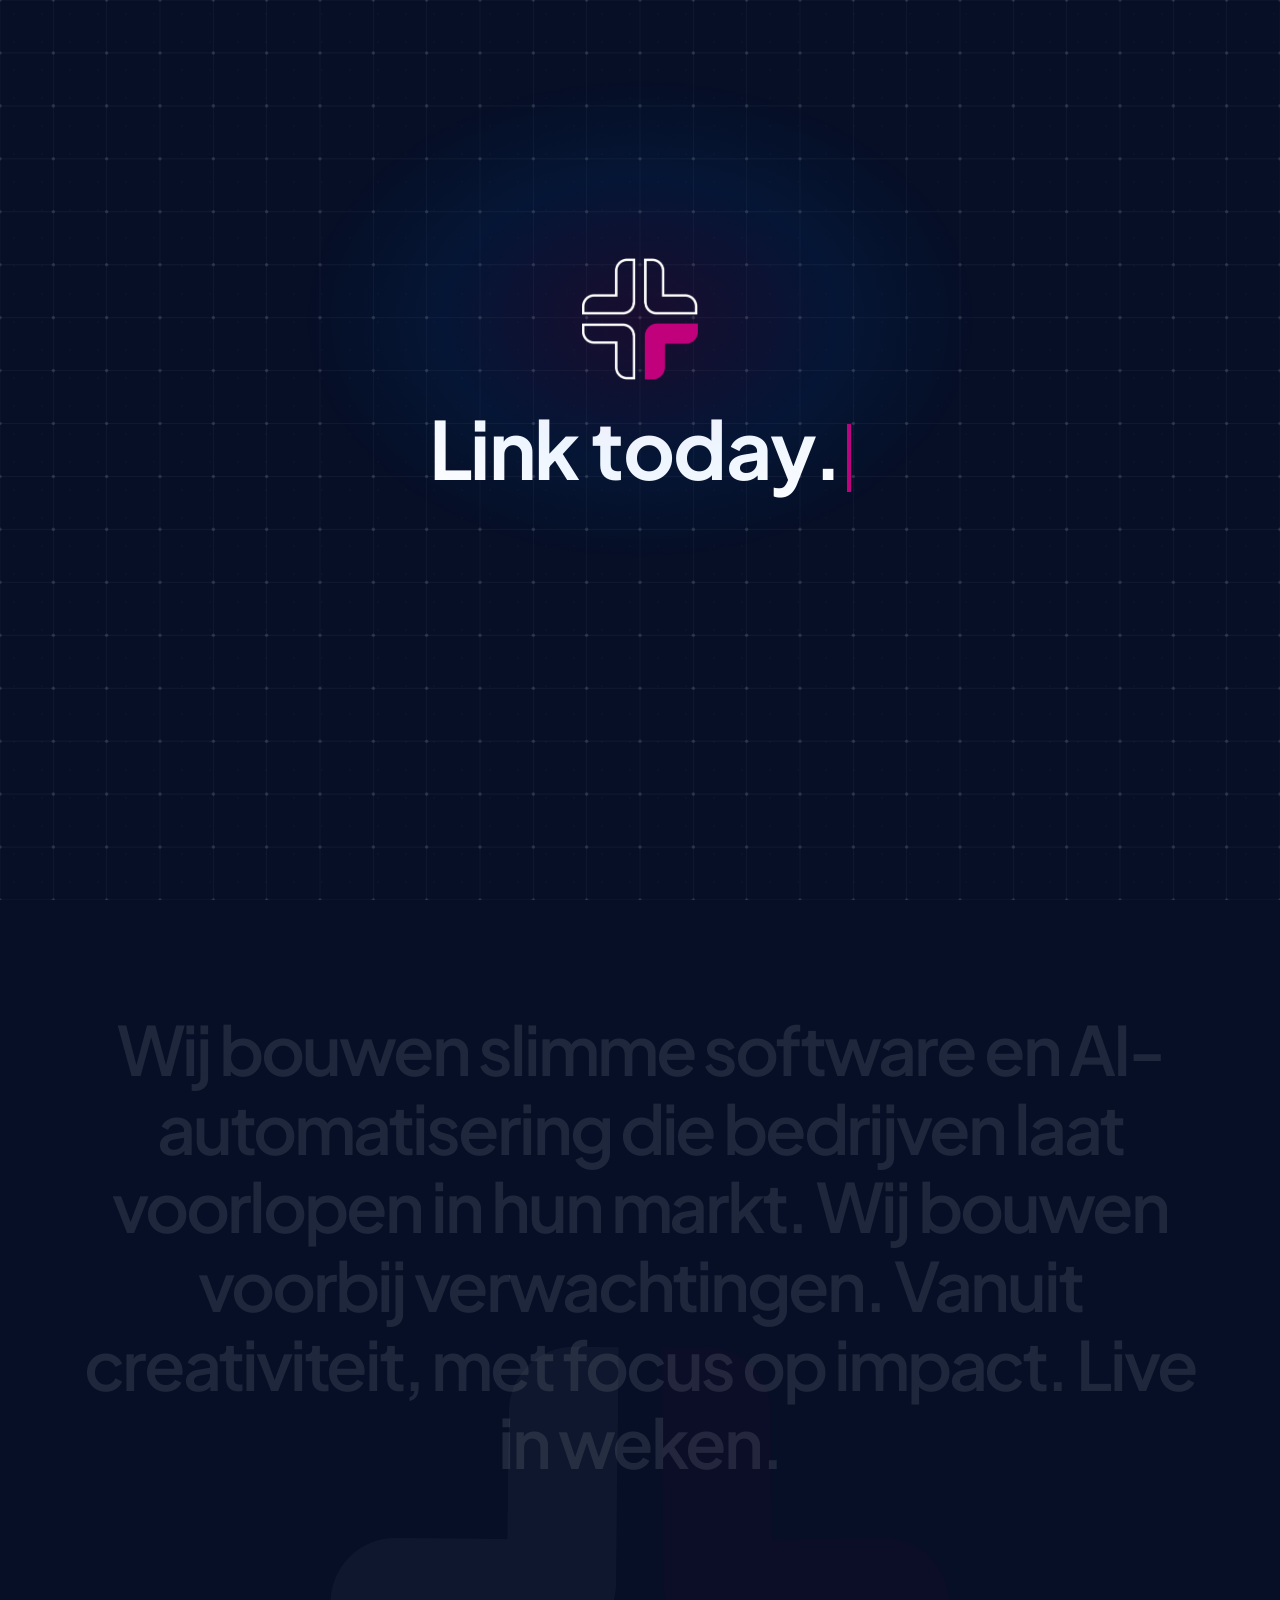
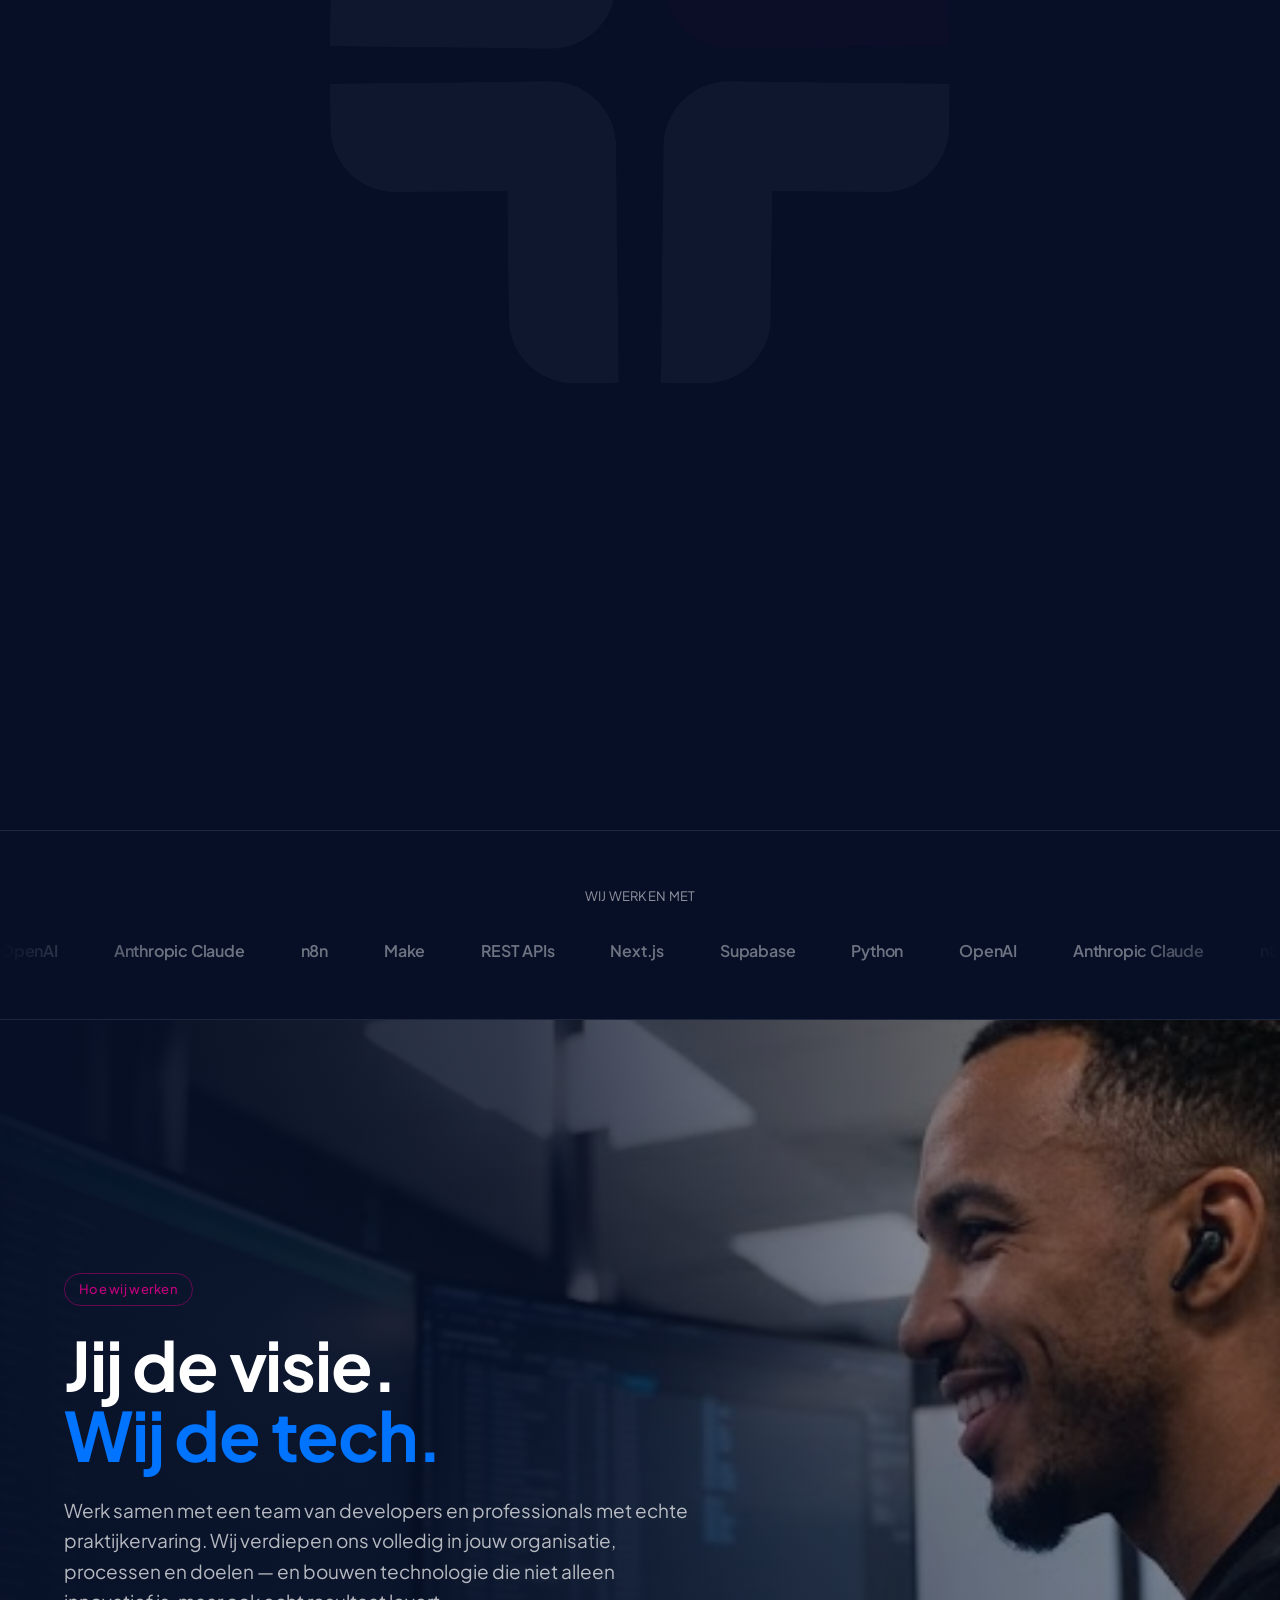
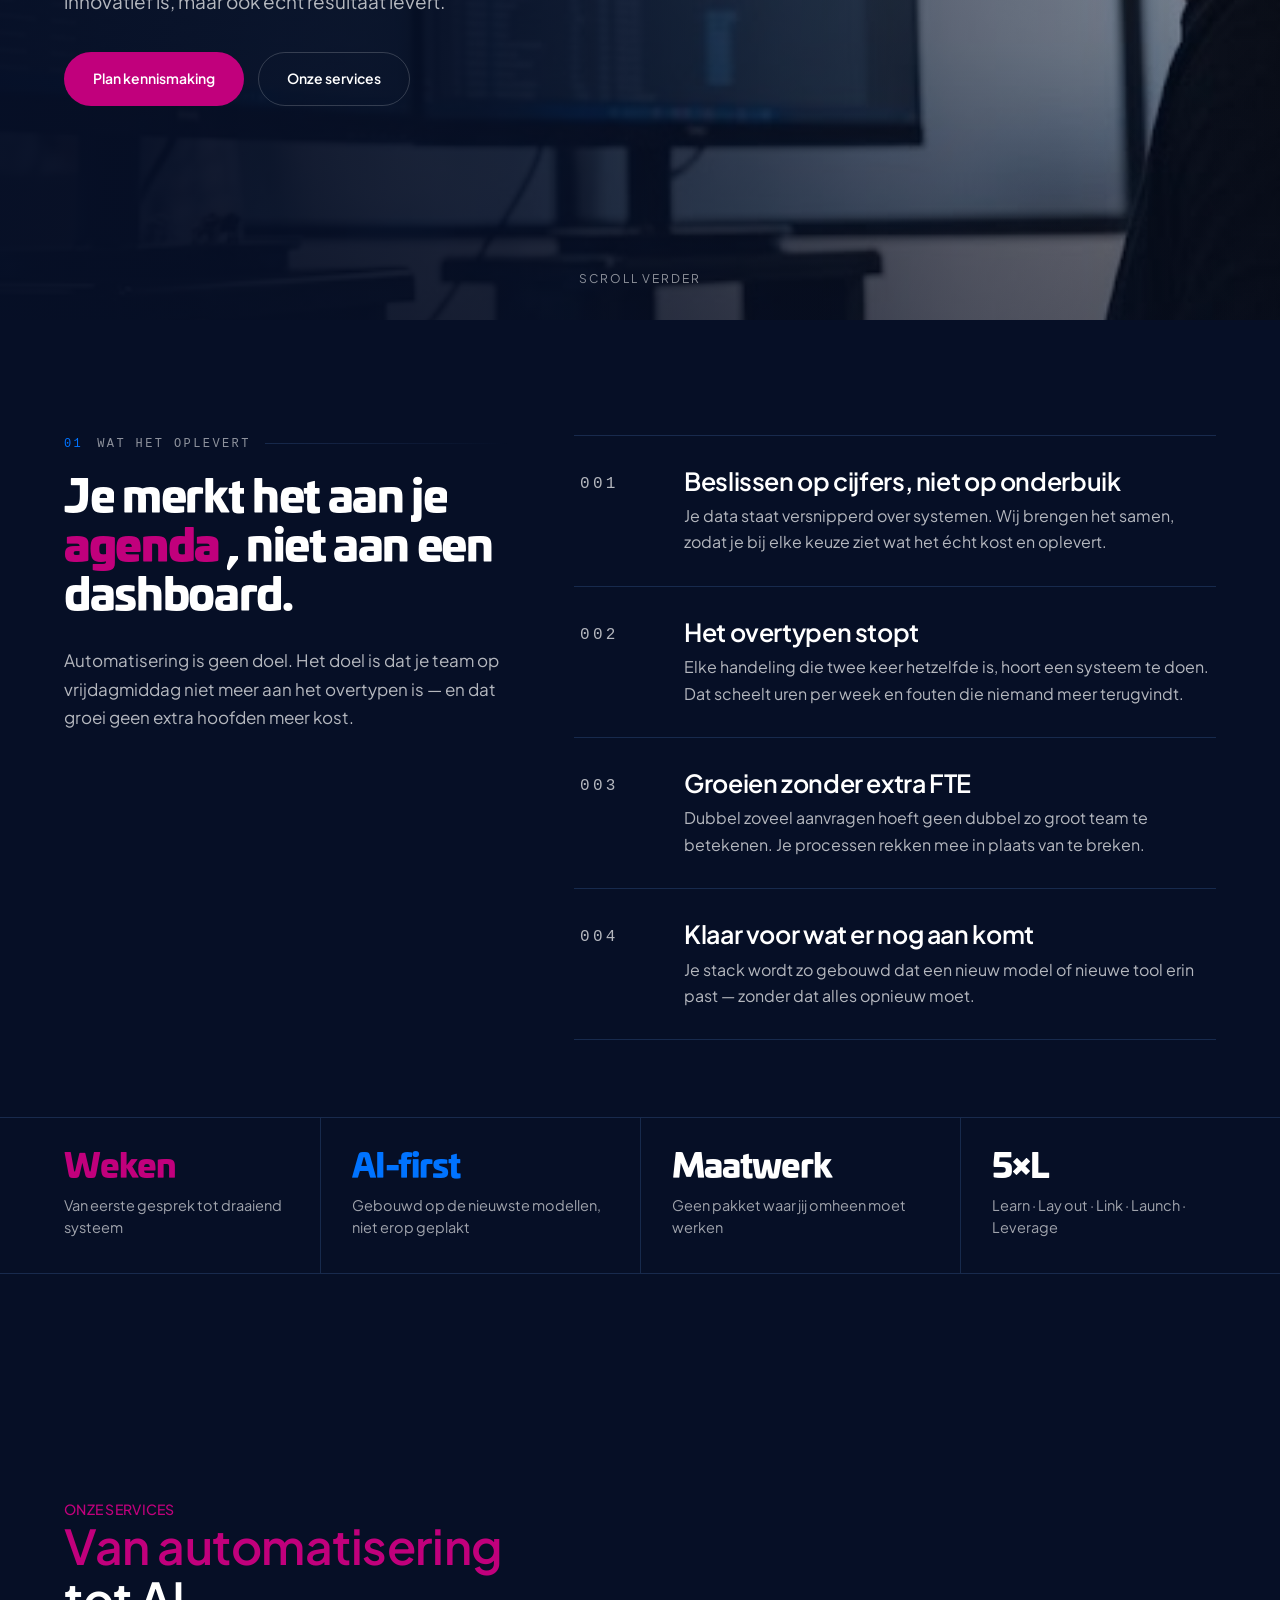
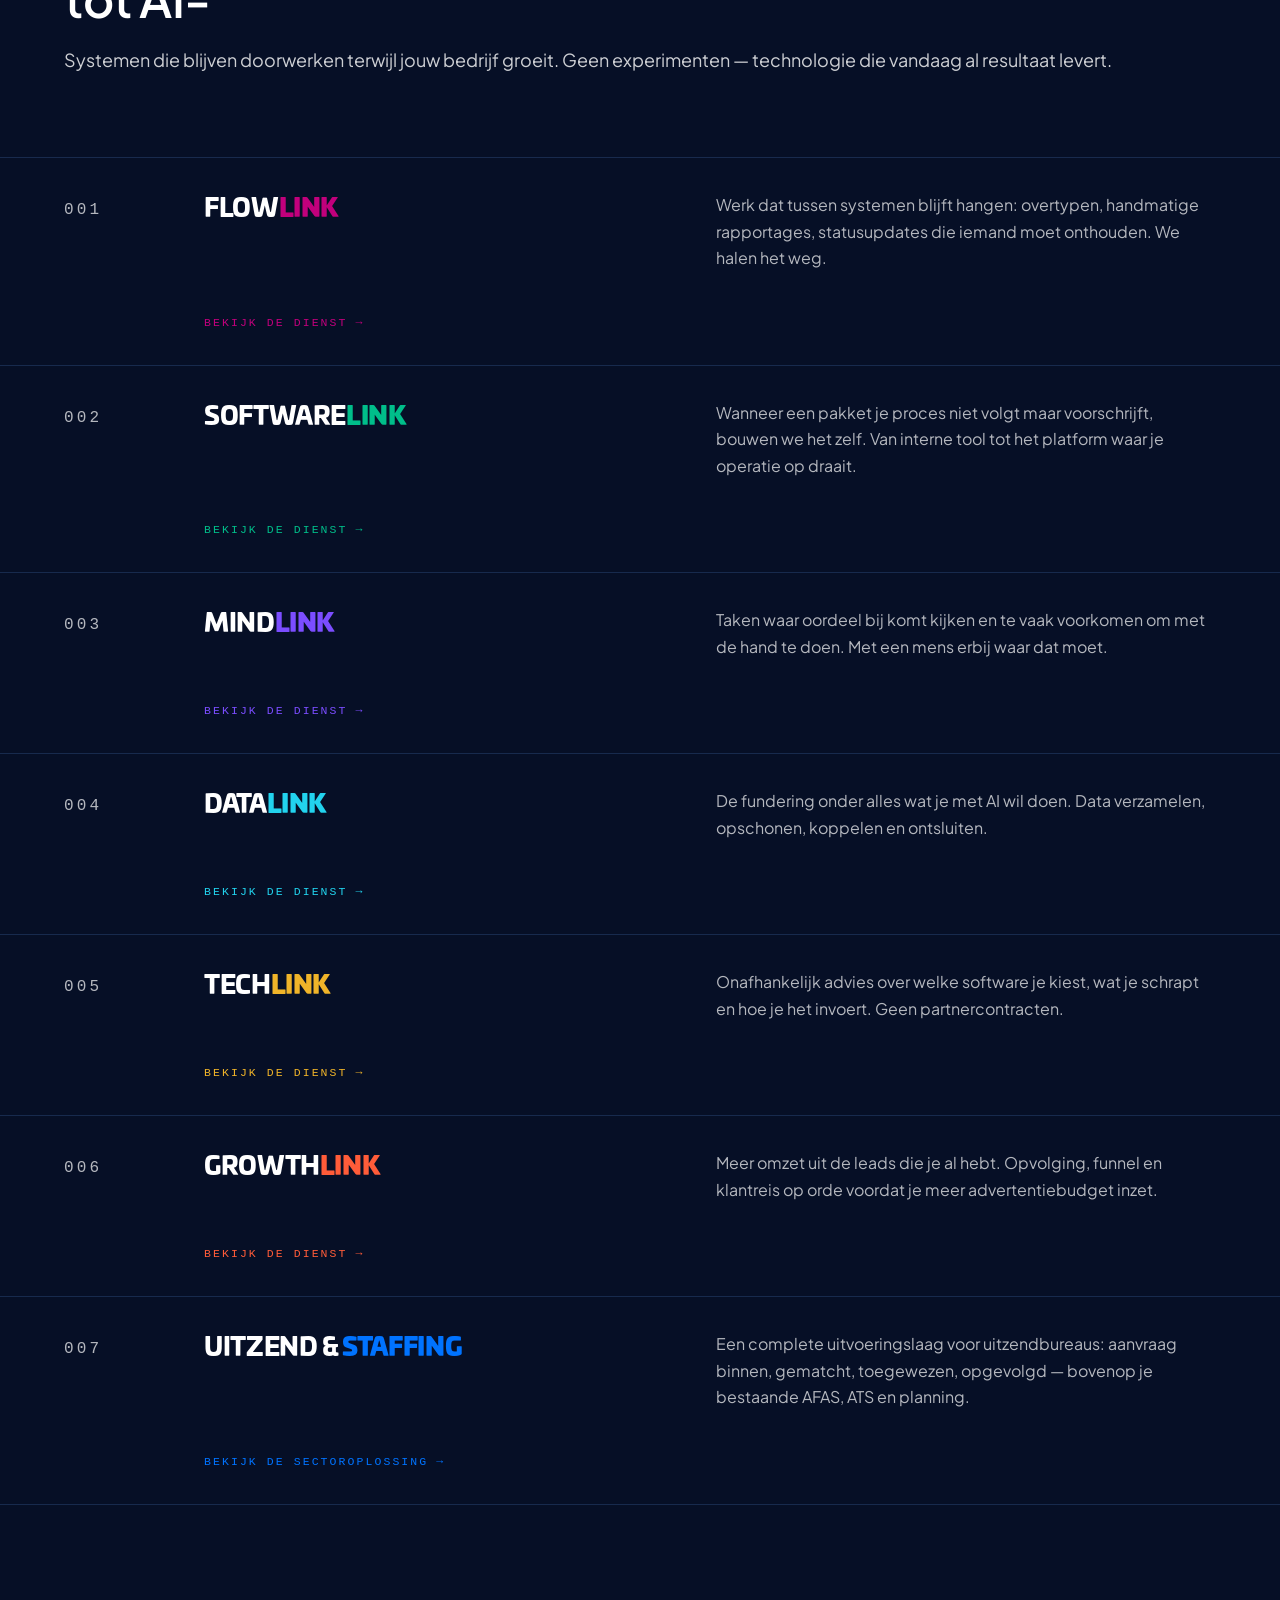
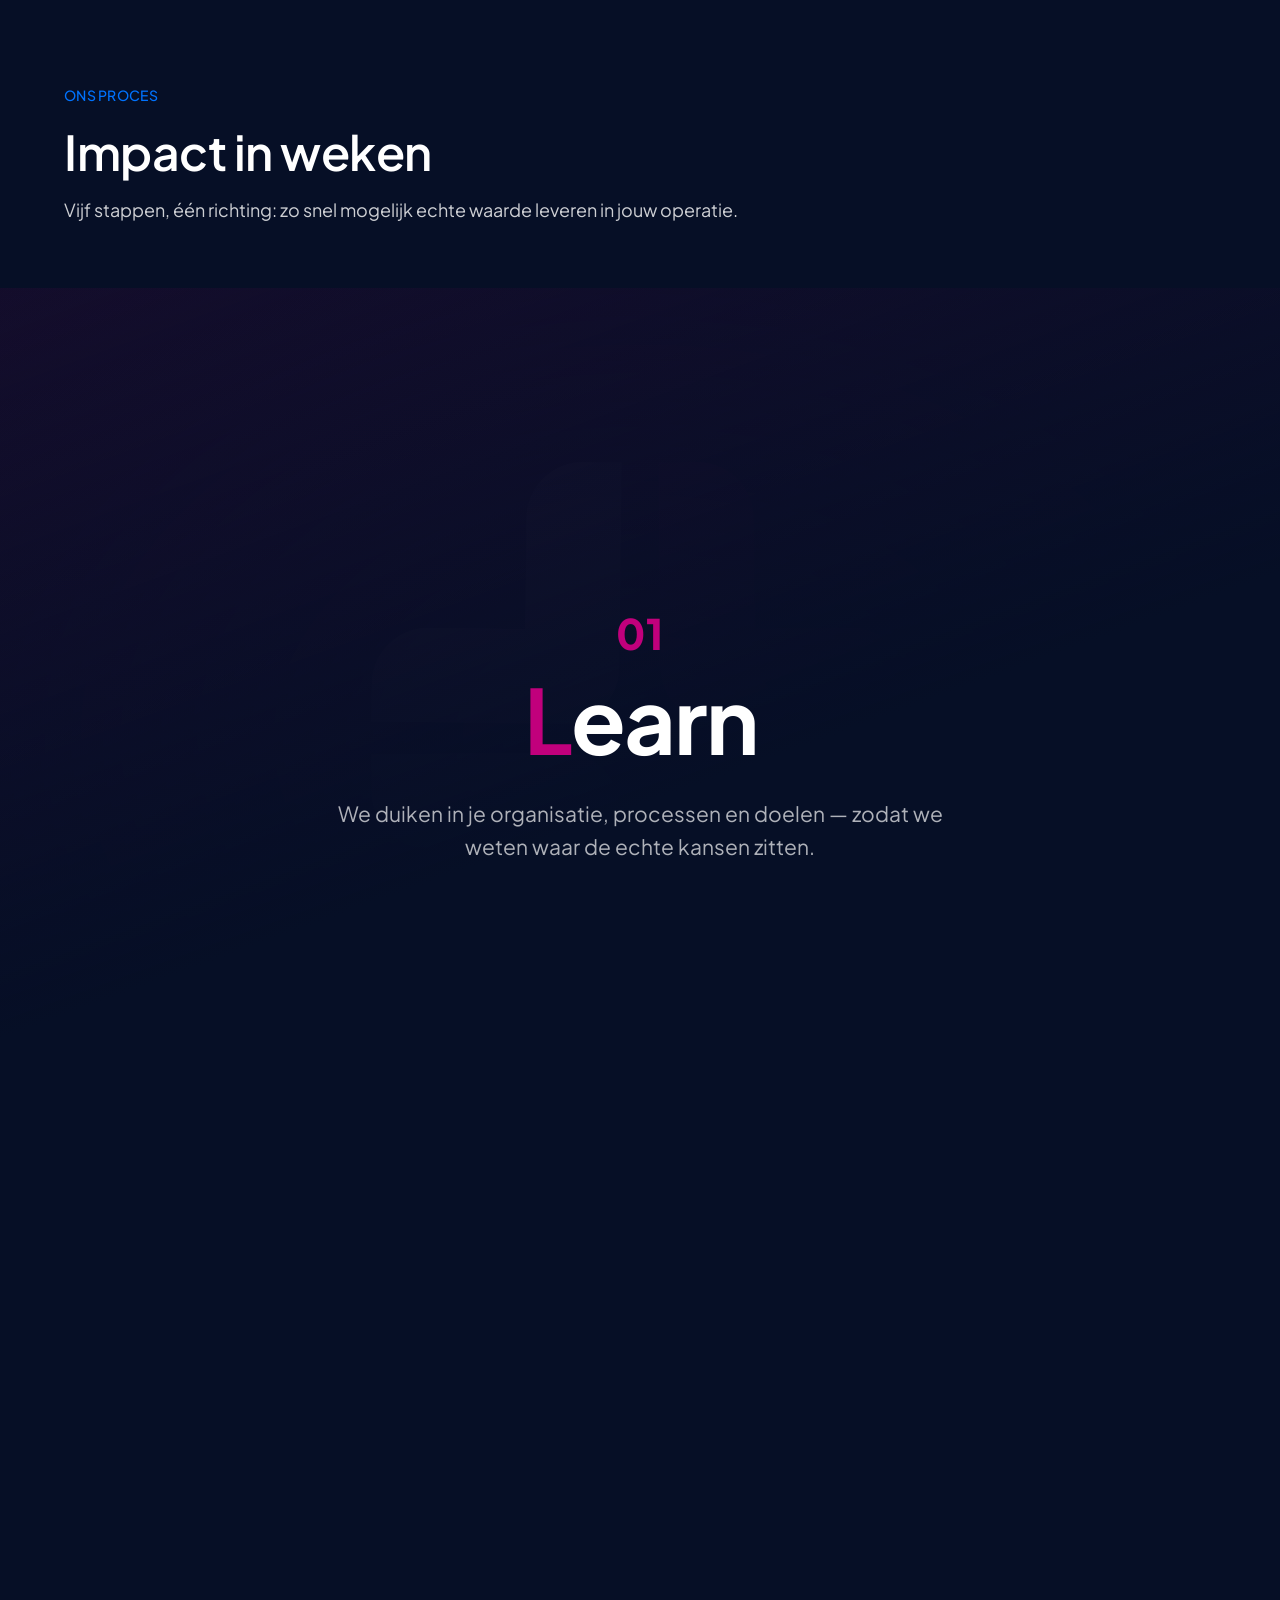
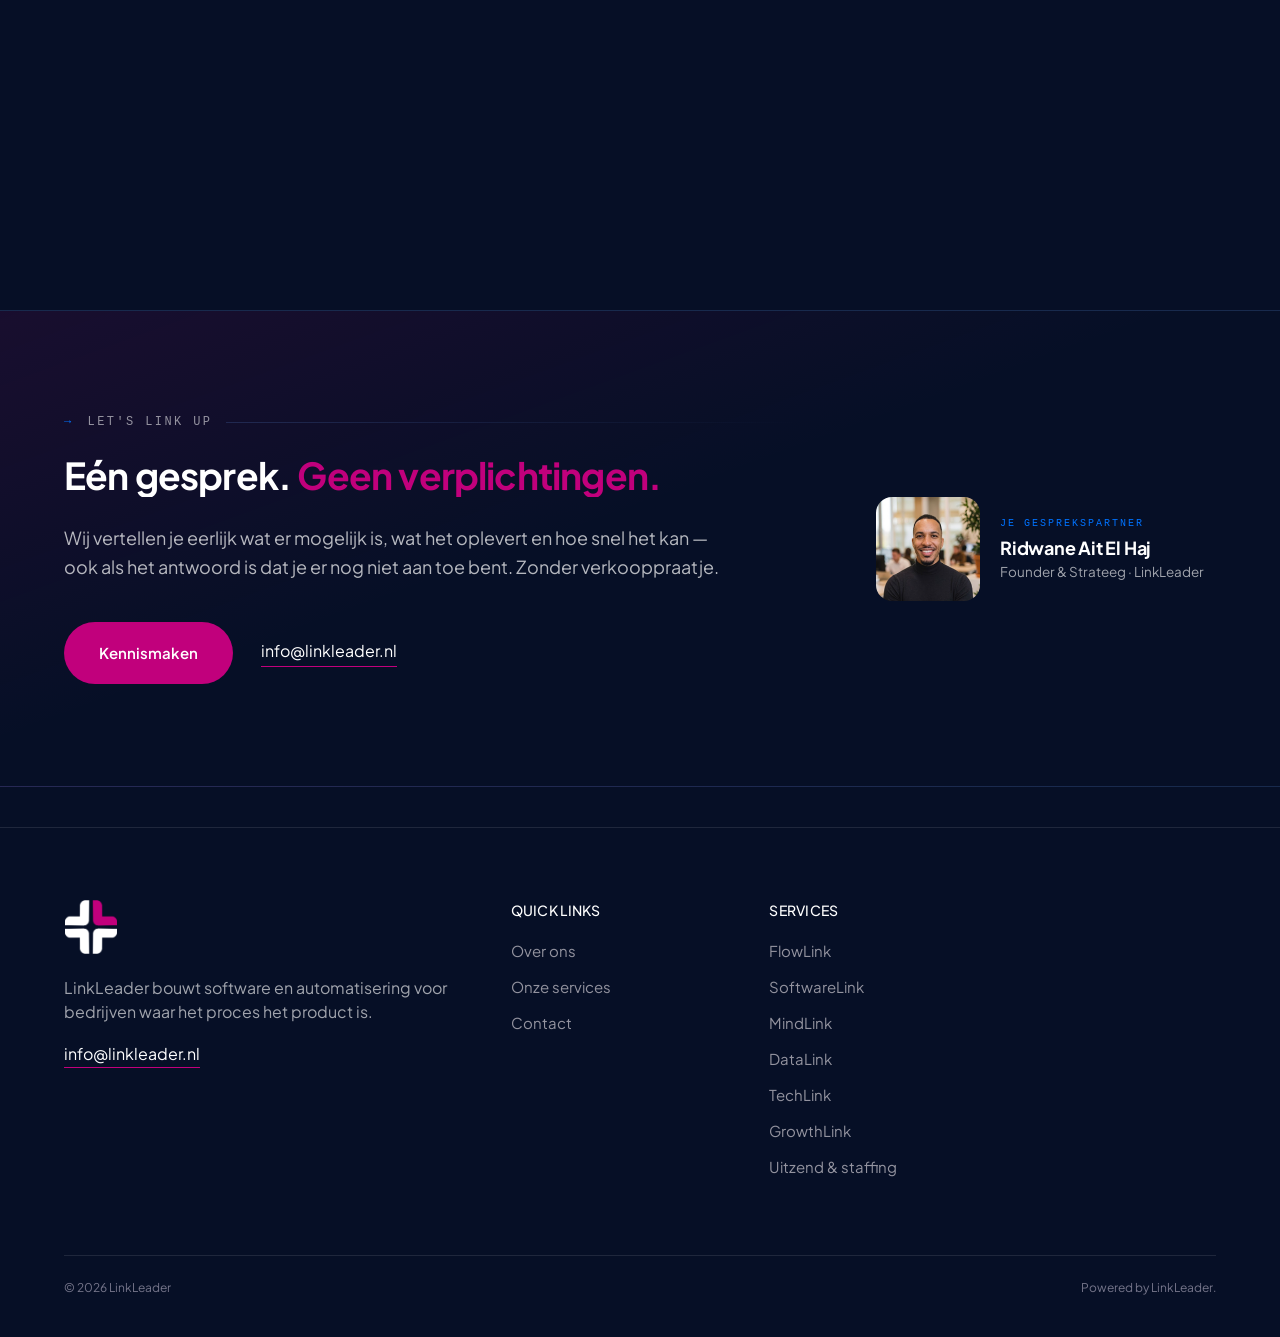
<file: Index.html>
<!DOCTYPE html>
<html lang="nl">
<head>
<meta charset="utf-8">
<meta name="viewport" content="width=device-width, initial-scale=1">
<title>LinkLeader — Jouw partner in AI &amp; Software</title>
<meta name="description" content="Wij bouwen slimme software en AI-automatisering die bedrijven laat voorlopen in hun markt. Vanuit creativiteit, met focus op impact. Live in weken.">
<link rel="preconnect" href="https://fonts.googleapis.com">
<link rel="preconnect" href="https://fonts.gstatic.com" crossorigin>
<link href="https://fonts.googleapis.com/css2?family=Plus+Jakarta+Sans:wght@400;500;600;700&family=Poppins:wght@900&display=swap" rel="stylesheet">
<link rel="stylesheet" href="styles.css?v=5">
<link rel="stylesheet" href="fl-kit.css?v=9">
<style>

@font-face{
  font-family:'Univia Pro Ultra';
  src:url('fonts/UniviaPro-Ultra.woff2') format('woff2'),
      url('fonts/UniviaPro-Ultra.otf') format('opentype');
  font-weight:900;
  font-style:normal;
  font-display:swap;
}

@font-face{
  font-family:'Univia Pro Black';
  src:url('fonts/UniviaPro-Black.woff2') format('woff2'),
      url('fonts/UniviaPro-Black.otf') format('opentype');
  font-weight:800;
  font-style:normal;
  font-display:swap;
}

/* ===== INLINE TYPEWRITER HERO ===== */
html{
  overflow-x:hidden;
}

/* Navigatie en pagina-inhoud zijn bij laden nog verborgen.
   De typewriter staat gewoon in de normale documentflow. */
.nav{
  opacity:0;
  visibility:hidden;
  transition:opacity .8s ease, visibility 0s linear .8s;
}

body.intro-complete .nav{
  opacity:1;
  visibility:visible;
  transition:opacity .8s ease;
}


/* Menu verschijnt na de typewriter en blijft vervolgens bovenaan staan */
.nav{
  position:fixed;
  top:0;
  left:0;
  right:0;
  width:100%;
  z-index:1000;
}

.typewriter-hero{
  min-height:100svh;
  position:relative;
  display:flex;
  align-items:center;
  justify-content:center;
  overflow:hidden;
  background:#060f26;
}

.typewriter-hero__canvas{
  position:absolute;
  inset:0;
  width:100%;
  height:100%;
  display:block;
  pointer-events:none;
  z-index:0;
}

.typewriter-hero__glow{
  position:absolute;
  top:50%;
  left:50%;
  transform:translate(-50%,-50%);
  width:700px;
  height:500px;
  border-radius:9999px;
  background:radial-gradient(
    ellipse,
    rgba(193,0,124,.10) 0%,
    rgba(0,115,255,.07) 40%,
    transparent 68%
  );
  pointer-events:none;
  z-index:0;
}

.typewriter-hero__content{
  position:relative;
  z-index:1;
  text-align:center;
  display:flex;
  flex-direction:column;
  align-items:center;
  padding:48px 24px;
}

.typewriter-logo{
  position:relative;
  margin:0 auto 24px;
}

.typewriter-line{
  font-family:'Plus Jakarta Sans',Inter,ui-sans-serif,system-ui,sans-serif;
  font-size:clamp(32px,6.4vw,80px);
  font-weight:700;
  letter-spacing:-1.5px;
  line-height:1.1;
  color:#fff;
  min-height:1.2em;
  overflow:hidden;
}

.typewriter-line .tw-link{
  font-family:'Univia Pro Ultra','Poppins',Inter,ui-sans-serif,system-ui,sans-serif;
  font-weight:900;
  color:var(--pink,#C1007C);
}
.typewriter-line .tw-leader{
  font-family:'Univia Pro Black','Poppins',Inter,ui-sans-serif,system-ui,sans-serif;
  font-weight:800;
  color:#fff;
}

.typewriter-cursor{
  display:inline-block;
  width:4px;
  height:.85em;
  background:#C1007C;
  margin-left:6px;
  vertical-align:middle;
  animation:blink-cursor 1s step-end infinite;
}

.typewriter-sub{
  font-family:'Plus Jakarta Sans',Inter,ui-sans-serif,system-ui,sans-serif;
  font-size:clamp(14px,1.8vw,20px);
  font-weight:400;
  color:rgba(255,255,255,.65);
  letter-spacing:.5px;
  margin-top:14px;
  opacity:0;
  transform:translateY(8px);
  transition:opacity .6s ease, transform .6s ease;
}

.typewriter-sub.visible{
  opacity:1;
  transform:translateY(0);
}

/* Two ways in, straight from the hero: browse the work, or book the intake.
   They ride in on the same cue as the subtitle so the intro stays one beat. */
.typewriter-actions{
  display:flex;align-items:center;justify-content:center;gap:16px;flex-wrap:wrap;
  margin-top:34px;
  opacity:0;transform:translateY(10px);
  transition:opacity .7s ease .25s, transform .7s cubic-bezier(.22,1,.36,1) .25s;
}
.typewriter-sub.visible ~ .typewriter-actions,
body.intro-complete .typewriter-actions{opacity:1;transform:none}

@media(max-width:560px){
  /* The labels are short enough to stay side by side — stretching them to full
     width would make them shout again, which is exactly what they shouldn't. */
  .typewriter-actions{gap:10px;margin-top:26px}
  .typewriter-actions .btn{padding:9px 16px;font-size:12.5px}
}

.typewriter-scroll{
  position:absolute;
  left:50%;
  bottom:28px;
  transform:translateX(-50%);
  z-index:2;
  opacity:0;
  transition:opacity .6s ease;
  color:rgba(255,255,255,.5);
  font-size:12px;
  letter-spacing:.16em;
  text-transform:uppercase;
}

body.intro-complete .typewriter-scroll{
  opacity:1;
}

@media(prefers-reduced-motion:reduce){
  .typewriter-cursor{animation:none}
  .typewriter-logo__image{transition:none}
  .nav{
    opacity:1;
    visibility:visible;
  }
}

/* ===== HERO ===== */
.home-hero{
  padding:130px 0 140px;
  position:relative;
  overflow:hidden;
}
.hero-bg{position:absolute;inset:0;pointer-events:none;z-index:0}
.hero-bg__grid{
  position:absolute;inset:0;
  background-image:
    linear-gradient(rgba(0,115,255,.045) 1px,transparent 1px),
    linear-gradient(90deg,rgba(0,115,255,.045) 1px,transparent 1px);
  background-size:52px 52px;
}
.hero-bg__glow{
  position:absolute;top:-20%;left:50%;transform:translateX(-50%);
  width:900px;height:700px;border-radius:9999px;
  background:radial-gradient(ellipse,rgba(193,0,124,.13) 0%,rgba(0,115,255,.09) 38%,transparent 68%);
  animation:pulse-glow 7s ease-in-out infinite;
}
.hero-bg__logo-wrap{
  position:absolute;inset:0;
  display:flex;align-items:center;justify-content:center;
}
.hero-bg__ring{position:absolute}
.ring1{width:860px;height:860px;animation:spin-cw 70s linear infinite;opacity:.065}
.ring2{width:580px;height:580px;animation:spin-ccw 46s linear infinite;opacity:.09}
.ring3{width:340px;height:340px;animation:spin-cw 30s linear infinite;opacity:.12}

@keyframes spin-cw{from{transform:rotate(0deg)}to{transform:rotate(360deg)}}
@keyframes spin-ccw{from{transform:rotate(0deg)}to{transform:rotate(-360deg)}}
@keyframes pulse-glow{0%,100%{opacity:.8;transform:translateX(-50%) scale(1)}50%{opacity:1;transform:translateX(-50%) scale(1.06)}}
@media(prefers-reduced-motion:reduce){
  .ring1,.ring2,.ring3,.hero-bg__glow{animation:none}
}

.hero-inner{position:relative;z-index:1}
.hero-grid{display:grid;grid-template-columns:1fr 1fr;gap:72px;align-items:center}

/* badge */
.hero-badge{
  display:inline-flex;align-items:center;gap:10px;
  border:1px solid rgba(193,0,124,.45);border-radius:var(--r-pill);
  padding:7px 16px 7px 10px;margin-bottom:32px;
}
.hero-badge__dot{
  width:8px;height:8px;border-radius:9999px;background:var(--pink);
  box-shadow:0 0 8px 2px rgba(193,0,124,.6);
  animation:blink 2.4s ease-in-out infinite;
}
@keyframes blink{0%,100%{opacity:1}50%{opacity:.3}}
.hero-badge span{font-size:13px;font-weight:500;letter-spacing:.28px;color:var(--pink-soft)}

.hero-title{font-size:clamp(48px,6.5vw,84px);line-height:1;letter-spacing:-2px;font-weight:700;margin:0 0 12px}
.hero-title em{font-style:normal;color:var(--pink)}
.hero-sub{font-size:clamp(18px,2vw,22px);font-weight:600;color:var(--blue);margin:0 0 28px;letter-spacing:-.3px}
.hero-body{font-size:17px;line-height:1.65;color:rgba(255,255,255,.72);max-width:540px;margin:0 0 42px}
.hero-actions{display:flex;gap:14px;flex-wrap:wrap}

/* stat strip */
.hero-stats{display:flex;gap:0;margin-top:52px;border:1px solid var(--rule);border-radius:var(--r-sm);overflow:hidden}
.hero-stat{flex:1;padding:18px 22px;border-right:1px solid var(--rule)}
.hero-stat:last-child{border-right:0}
.hero-stat__val{font-size:26px;font-weight:700;letter-spacing:-.5px;color:#fff}
.hero-stat__val span{color:var(--pink)}
.hero-stat__label{font-size:13px;color:var(--muted);margin-top:3px}

/* console card */
.console{
  border:1px solid rgba(0,115,255,.45);border-radius:var(--r-lg);
  background:linear-gradient(160deg,#050c1f 0%,#070f22 100%);
  overflow:hidden;
}
.console__bar{
  display:flex;align-items:center;gap:8px;
  padding:13px 18px;border-bottom:1px solid rgba(255,255,255,.06);
  background:rgba(255,255,255,.02);
}
.console__dots{display:flex;gap:6px}
.console__dots i{width:10px;height:10px;border-radius:9999px;display:block}
.d1{background:rgba(255,90,90,.7)} .d2{background:rgba(255,190,50,.7)} .d3{background:rgba(50,210,100,.7)}
.console__title{font-size:12px;color:var(--slate);letter-spacing:.5px;margin-left:8px}
.console__body{padding:22px 20px;font-size:13px;font-family:'Plus Jakarta Sans',monospace;line-height:1.7}
.cl{display:block;padding:1px 0}
.cl-dim{color:rgba(255,255,255,.25)}
.cl-pink{color:var(--pink-soft)}
.cl-blue{color:#60b0ff}
.cl-green{color:#4ade80}
.cl-white{color:rgba(255,255,255,.85)}
.cl-muted{color:var(--muted)}
.cl-indent{padding-left:18px}
.cursor{
  display:inline-block;width:8px;height:14px;
  background:var(--pink);vertical-align:middle;margin-left:4px;
  animation:blink-cursor 1.1s step-end infinite;
}
@keyframes blink-cursor{0%,100%{opacity:1}50%{opacity:0}}

/* agent chips */
.agent-row{display:flex;gap:8px;flex-wrap:wrap;margin:14px 0 6px}
.agent-chip{
  display:inline-flex;align-items:center;gap:6px;
  border:1px solid rgba(255,255,255,.1);border-radius:var(--r-sm);
  padding:5px 11px;font-size:12px;color:rgba(255,255,255,.7);
}
.agent-chip__status{width:6px;height:6px;border-radius:9999px;flex:none}
.status-on{background:#4ade80;box-shadow:0 0 5px rgba(74,222,128,.6)}
.status-wait{background:#facc15}

/* ===== METRICS BAND ===== */

/* ===== LOGO CLOUD (infinite scroll, wisselt later naar echte logo's) ===== */
/* A quiet strip on the page surface, marked by rules rather than a fill —
   it sat on its own darker background back when the page was lighter. */
.logo-cloud{padding:56px 0;border-top:1px solid var(--rule);border-bottom:1px solid var(--rule)}
.logo-cloud__label{
  text-align:center;font-size:13px;letter-spacing:.28px;text-transform:uppercase;
  color:var(--muted);margin:0 0 32px;
}
.logo-cloud__viewport{
  overflow:hidden;
  -webkit-mask-image:linear-gradient(to right,transparent,#000 12%,#000 88%,transparent);
  mask-image:linear-gradient(to right,transparent,#000 12%,#000 88%,transparent);
}
.logo-cloud__track{
  display:flex;align-items:center;gap:56px;width:max-content;
  animation-name:logo-scroll;
  animation-duration:28s;
  animation-timing-function:linear;
  animation-iteration-count:infinite;
}
.logo-cloud__item{
  font-size:16px;font-weight:600;letter-spacing:-.2px;color:rgba(255,255,255,.42);
  white-space:nowrap;flex-shrink:0;
}
@keyframes logo-scroll{from{transform:translateX(0)}to{transform:translateX(-50%)}}

@media(prefers-reduced-motion:reduce){
  .logo-cloud__track{animation:none}
}

/* ===== VISIE (Apple-style, gestapeld) ===== */
.visie-tag{
  display:inline-block;border:1px solid rgba(193,0,124,.5);border-radius:var(--r-xl);
  padding:6px 14px;font-size:13px;font-weight:500;letter-spacing:.28px;color:var(--pink);
  margin-bottom:24px;
}
.visie2__title{font-size:clamp(42px,5.6vw,68px);line-height:1.02;letter-spacing:-1.2px;font-weight:700;margin:0 0 26px}
.visie2__title em{font-style:normal;color:var(--blue)}
.visie2__body{font-size:19px;line-height:1.6;color:rgba(255,255,255,.7);margin:0 0 36px;max-width:600px}
.visie2__actions{display:flex;gap:14px;flex-wrap:wrap}

/* ===== FULLSCREEN PHOTO HERO (herbruikbaar patroon voor elke pagina) ===== */
.photo-hero{
  position:relative;
  min-height:100svh;
  display:flex;
  align-items:center;
  overflow:hidden;
}
.photo-hero__media{position:absolute;inset:0;z-index:0}
.photo-hero__img{width:100%;height:100%;object-fit:cover;display:block}
.photo-hero__overlay{
  position:absolute;inset:0;
  background:
    linear-gradient(90deg,rgba(6,15,38,.96) 0%,rgba(6,15,38,.8) 40%,rgba(6,15,38,.3) 75%,rgba(6,15,38,.05) 100%),
    linear-gradient(180deg,rgba(6,15,38,.15) 0%,rgba(6,15,38,.55) 100%);
}
/* Anchored to the page gutter like every other section — .shell's max-width
   plus auto margins used to centre this block, so it started ~430px in while
   everything above and below it started at the gutter. The reading measure
   moves onto the children instead. */
.photo-hero__content{
  position:relative;z-index:1;
  max-width:none;margin:0;
  padding:140px var(--bleed-gut) 100px;
}
.photo-hero__content > *{max-width:640px}
.photo-hero__scroll{
  position:absolute;left:50%;bottom:32px;transform:translateX(-50%);z-index:1;
  color:rgba(255,255,255,.55);font-size:12px;letter-spacing:.16em;text-transform:uppercase;
}

@media(max-width:1024px){
  .photo-hero__overlay{
    background:
      linear-gradient(180deg,rgba(6,15,38,.25) 0%,rgba(6,15,38,.65) 55%,rgba(6,15,38,.97) 100%);
  }
  .photo-hero__content{padding:120px var(--bleed-gut) 90px}
}

/* ===== WAT HET OPLEVERT ===== */
.proof__grid{
  display:grid;grid-template-columns:minmax(0,.82fr) minmax(0,1.18fr);
  gap:clamp(40px,5vw,88px);align-items:start;
}
/* The intro stays put while the rows scroll past it, so the claim and the
   evidence are on screen together. */
.proof__intro{position:sticky;top:120px}
.proof__title{
  margin:0;font-size:clamp(30px,3.5vw,50px);line-height:1.1;letter-spacing:-.03em;
  font-family:'Univia Pro Black','Plus Jakarta Sans',sans-serif;font-weight:800;color:#fff;
}
.proof__title em{
  font-family:'Univia Pro Ultra','Plus Jakarta Sans',sans-serif;font-weight:900;
  font-style:normal;color:var(--pink);
}
.proof__lead{margin:24px 0 0;max-width:42ch;color:var(--t-70);font-size:17px;line-height:1.65}
.proof__rows{max-width:none;border-top:1px solid var(--fl-line)}
.proof__rows .build-row{grid-template-columns:78px minmax(0,1fr);gap:6px 26px;padding:30px 6px}
.proof__rows .build-row p:not(.build-row__num){grid-column:2}

/* signature strip — the four things that stay true on every project */
.sigstrip{
  display:grid;grid-template-columns:repeat(4,1fr);
  margin-top:clamp(56px,6vw,96px);
  border-top:1px solid var(--fl-line);border-bottom:1px solid var(--fl-line);
}
.sigstrip__cell{
  padding:34px clamp(20px,2.4vw,40px);
  display:flex;flex-direction:column;gap:10px;
  transition:background-color .4s ease;
}
/* Outer cells pick up the page gutter so the strip lines up with the rows
   above it; the inner ones stay tight. Must come after the shorthand. */
.sigstrip__cell:first-child{padding-left:var(--bleed-gut)}
.sigstrip__cell:last-child{padding-right:var(--bleed-gut)}
.sigstrip__cell + .sigstrip__cell{border-left:1px solid var(--fl-line)}
.sigstrip__cell:hover{background:rgba(0,115,255,.05)}
.sigstrip__val{
  font-family:'Univia Pro Black','Plus Jakarta Sans',sans-serif;font-weight:800;
  font-size:clamp(24px,2.6vw,34px);line-height:1;letter-spacing:-.03em;color:#fff;
}
.sigstrip__val--pink{color:var(--pink)}
.sigstrip__val--blue{color:var(--blue)}
.sigstrip__label{font-size:14.5px;line-height:1.5;color:var(--t-62);max-width:26ch}

@media(max-width:1024px){
  .proof__grid{grid-template-columns:1fr;gap:44px}
  .proof__intro{position:static}
  .sigstrip{grid-template-columns:1fr 1fr}
  .sigstrip__cell:nth-child(3){border-left:0}
  .sigstrip__cell:nth-child(n+3){border-top:1px solid var(--fl-line)}
}
@media(max-width:640px){
  .sigstrip{grid-template-columns:1fr}
  /* Stacked, so every cell spans the page and takes the page gutter. */
  .sigstrip__cell{padding-left:var(--bleed-gut);padding-right:var(--bleed-gut)}
  .sigstrip__cell + .sigstrip__cell{border-left:0;border-top:1px solid var(--fl-line)}
  .proof__rows .build-row{grid-template-columns:1fr;gap:10px}
  .proof__rows .build-row p:not(.build-row__num){grid-column:1}
}

/* ===== PROCES (horizontale scroll-cards, overlappende stapel) ===== */
.proc3__head{max-width:760px;margin-bottom:64px}
/* One sticky viewport plus a fixed run of scroll per card transition, so the
   pacing stays identical no matter how many cards the track holds.
   svh (not vh) keeps mobile from jumping when the URL bar hides. */
.proc3__scroll{position:relative;--proc-run:248svh;height:calc(100svh + var(--proc-run))}
.proc3__sticky{
  position:sticky;top:0;height:100svh;
  display:flex;align-items:center;justify-content:center;overflow:hidden;
}
.proc3__bg{position:absolute;inset:0;overflow:hidden;z-index:0}
.proc3__bg::after{
  content:"";position:absolute;inset:0;
  background:radial-gradient(ellipse at center,rgba(6,15,38,.35) 0%,rgba(6,15,38,.9) 70%);
}
.proc3__logo-bg{
  position:absolute;top:50%;left:50%;
  transform:translate(-50%,-50%);
  width:min(42vw,620px);height:auto;
  object-fit:contain;
  opacity:.05;
  pointer-events:none;
}

@media(max-width:1024px){
  .proc3__logo-bg{width:min(58vw,440px)}
}
@media(max-width:720px){
  .proc3__logo-bg{width:min(78vw,340px)}
}

.proc3__track{
  position:relative;
  width:100%;height:100%;
}
.proc3__card{
  position:absolute;inset:0;
  background:linear-gradient(160deg,rgba(193,0,124,.08) 0%,var(--navy-deep) 55%);
  padding:60px;display:flex;flex-direction:column;align-items:center;justify-content:center;text-align:center;
  will-change:transform;
}
.proc3__card:nth-child(1){z-index:1}
.proc3__card:nth-child(2){z-index:2}
.proc3__card:nth-child(3){z-index:3}
.proc3__card:nth-child(4){z-index:4}
.proc3__card:nth-child(5){z-index:5}
.proc3__num{
  color:var(--pink);font-weight:900;
  font-size:clamp(28px,3.4vw,42px);letter-spacing:1px;
  line-height:1;margin-bottom:20px;
}
.proc3__card h3{font-size:clamp(44px,7vw,90px);font-weight:700;letter-spacing:-2px;margin:0 0 24px;color:#fff;line-height:1;min-height:1.1em}
.proc3__card h3 .lead-letter{color:var(--pink)}
.proc3__card p{margin:0;font-size:clamp(17px,2vw,21px);line-height:1.6;color:rgba(255,255,255,.68);max-width:640px}

@media(max-width:720px){
  .proc3__scroll{--proc-run:200svh}
  .proc3__card{padding:36px 24px}
}

@media(prefers-reduced-motion:reduce){
  .proc3__scroll{height:auto}
  .proc3__sticky{position:relative;height:auto;overflow:visible;padding:0}
  .proc3__track{position:static;width:auto;height:auto;display:flex;flex-direction:column;gap:20px;max-width:none}
  .proc3__card{position:static;inset:auto;width:100%;min-height:60vh;transform:none !important}
}

/* ===== CTA ===== */
.cta-band{
  border:1px solid var(--rule-strong);border-radius:var(--r-lg);
  background:linear-gradient(135deg,#0c1c40 0%,#0a1837 55%,#140f2a 100%);
  padding:80px 72px;
  display:grid;grid-template-columns:1.3fr .7fr;gap:64px;align-items:center;
  position:relative;overflow:hidden;
}
.cta-band::before{
  content:"";position:absolute;right:-80px;top:-80px;
  width:360px;height:360px;border-radius:9999px;
  background:radial-gradient(circle,rgba(193,0,124,.12),transparent 65%);
  pointer-events:none;
}
.cta-band h2{font-size:clamp(32px,3.5vw,46px);letter-spacing:-.5px;margin:0 0 16px}
.cta-band p{font-size:17px;color:rgba(255,255,255,.7);margin:0}
.cta-card{
  border:1px solid var(--rule-strong);border-radius:var(--r-md);
  background:rgba(255,255,255,.03);padding:30px;
}
.cta-person{display:flex;align-items:center;gap:14px;margin-bottom:22px}
.cta-avatar{
  width:52px;height:52px;border-radius:9999px;flex-shrink:0;
  background:linear-gradient(140deg,var(--pink),var(--blue));
  display:flex;align-items:center;justify-content:center;
  font-weight:700;font-size:16px;color:#fff;
}
.cta-name{font-weight:600;font-size:15px}
.cta-role{font-size:13px;color:var(--muted)}


/* ===== CENTRALE SCROLLTEKST ===== */
.scroll-statement{
  position:relative;
  min-height:170vh;
  background:#060f26;
}

.scroll-statement__sticky{
  position:sticky;
  top:0;
  min-height:70svh;
  display:flex;
  align-items:center;
  justify-content:center;
}

.scroll-statement__inner{
  display:flex;
  justify-content:center;
  padding-top:110px;
  padding-bottom:110px;
}

.scroll-statement__text{
  width:min(1120px, 100%);
  margin:0;
  text-align:center;
  font-family:'Plus Jakarta Sans',Inter,ui-sans-serif,system-ui,sans-serif;
  font-size:clamp(34px,5.3vw,76px);
  font-weight:600;
  line-height:1.16;
  letter-spacing:-0.045em;
  color:#fff;
}

.scroll-char{
  position:relative;
  display:inline;
  opacity:.10;
  transition:opacity .12s linear;
  will-change:opacity;
}

.scroll-char.is-visible{
  opacity:1;
}

.scroll-word-space{
  display:inline;
}

@media(max-width:720px){
  .scroll-statement{
    min-height:150vh;
  }

  .scroll-statement__sticky{
    min-height:62svh;
  }

  .scroll-statement__inner{
    padding-left:22px;
    padding-right:22px;
  }

  .scroll-statement__text{
    font-size:clamp(30px,9vw,48px);
    line-height:1.2;
    letter-spacing:-0.035em;
  }
}

@media(prefers-reduced-motion:reduce){
  .scroll-statement{
    min-height:auto;
  }

  .scroll-statement__sticky{
    position:relative;
  }

  .scroll-char{
    opacity:1;
  }
}

/* ===== RESPONSIVE ===== */
@media(max-width:1024px){
  .home-hero{padding:80px 0 100px}
  .hero-grid{grid-template-columns:1fr;gap:52px}
  .ring1{width:560px;height:560px}
  .ring2{width:380px;height:380px}
  .ring3{width:220px;height:220px}
  .cta-band{grid-template-columns:1fr;padding:52px 40px;gap:36px}
}
@media(max-width:720px){
  .ring1{width:360px;height:360px}
  .ring2{width:250px;height:250px}
  .ring3{width:160px;height:160px}
  .hero-stats{flex-direction:column}
  .hero-stat{border-right:0;border-bottom:1px solid var(--rule)}
  .hero-stat:last-child{border-bottom:0}
  .cta-band{padding:36px 24px}
  .logo-cloud__track{gap:36px}
}

.typewriter-logo{
  width:clamp(82px,10vw,122px);
  aspect-ratio:1/1;
}

.typewriter-logo__image{
  position:absolute;
  inset:0;
  width:100%;
  height:100%;
  object-fit:contain;
  opacity:0;
  transition:opacity .16s linear;
}

.typewriter-logo__image.is-visible{
  opacity:1;
}

.scroll-statement__watermark{
  position:absolute;
  inset:0;
  overflow:hidden;
  display:flex;
  align-items:center;
  justify-content:center;
  pointer-events:none;
  z-index:0;
}

.scroll-statement__watermark img{
  width:min(58vw,620px);
  height:auto;
  opacity:.035;
}

.scroll-statement__sticky{
  z-index:1;
}
.scroll-statement__inner{
  position:relative;
  z-index:1;
}

.cta-band__logo{
  position:absolute;
  right:48px;
  bottom:36px;
  width:108px;
  height:auto;
  opacity:.10;
  pointer-events:none;
}

.footer-brand{
  display:flex;
  align-items:center;
  gap:14px;
  margin-bottom:22px;
}

.footer-brand img{
  width:54px;
  height:54px;
  object-fit:contain;
}

.footer-brand span{
  color:#fff;
  font-size:20px;
  font-weight:700;
  letter-spacing:-.03em;
}

@media(max-width:720px){
  .brand-link__logo{
    width:38px;
    height:38px;
  }

  .typewriter-logo{
    width:82px;
  }

  .scroll-statement__watermark img{
    width:84vw;
  }

  .cta-band__logo{
    width:76px;
    right:18px;
    bottom:18px;
  }
}

</style>
</head>
<body>

<header class="nav">
  <div class="wide nav__inner">
    <a href="index.html" class="brand-link" aria-label="LinkLeader home">
      <img class="brand-link__logo" src="logo.png?v=1" alt="">
    </a>
    <nav class="nav__links">
      <a href="over-ons.html">Over ons</a>
      <a href="services.html">Onze services</a>
      <a href="contact.html">Contact</a>
    </nav>
    <a class="nav__cta" href="contact.html"><span>Samenwerken</span></a>
    <button class="nav__toggle" aria-expanded="false" aria-controls="mnav" aria-label="Menu"><span></span></button>
  </div>
  <div class="nav__panel wide" id="mnav">
    <a href="over-ons.html">Over ons</a>
    <a href="services.html">Onze services</a>
    <a href="contact.html">Contact</a>
    <a class="btn btn--primary btn--full" href="contact.html">Samenwerken</a>
  </div>
</header>

<!-- ============================= INLINE TYPEWRITER HERO ============================= -->
<section class="typewriter-hero" aria-label="LinkLeader introductie">
  <canvas class="typewriter-hero__canvas" id="kineticGrid" aria-hidden="true"></canvas>

  <div class="typewriter-hero__content">
    <div class="typewriter-logo" aria-hidden="true">
      <div class="typewriter-hero__glow"></div>
      <img class="typewriter-logo__image is-visible" data-logo="1" src="word-link.png" alt="">
      <img class="typewriter-logo__image" data-logo="2" src="word-today.png" alt="">
      <img class="typewriter-logo__image" data-logo="3" src="word-lead.png" alt="">
      <img class="typewriter-logo__image" data-logo="4" src="word-tomorrow.png" alt="">
      <img class="typewriter-logo__image" data-logo="final" src="logo.png?v=1" alt="LinkLeader logo">
    </div>

    <div class="typewriter-line" id="intro-line" aria-hidden="true">
      <span id="intro-text"></span><span class="typewriter-cursor" id="intro-cursor"></span>
    </div>

    <p class="typewriter-sub" id="intro-sub">Jouw partner in AI &amp; Software</p>

    <div class="typewriter-actions">
      <a class="btn btn--line btn--line-pink" href="services.html">Onze services</a>
      <a class="btn btn--line btn--line-blue" href="contact.html">Gratis intake</a>
    </div>
  </div>

  <div class="typewriter-scroll" aria-hidden="true">Scroll om verder te gaan</div>
</section>



<main class="page-content">

<!-- ============================= SCROLL TEXT STATEMENT ============================= -->
<section class="scroll-statement" aria-label="Waar LinkLeader voor staat">
  <div class="scroll-statement__watermark" aria-hidden="true">
    <img src="logo.png?v=1" alt="">
  </div>
  <div class="scroll-statement__sticky">
    <div class="wide scroll-statement__inner">
      <p class="scroll-statement__text" aria-label="Wij bouwen slimme software en AI-automatisering die bedrijven laat voorlopen in hun markt. Wij bouwen voorbij verwachtingen. Vanuit creativiteit, met focus op impact. Live in weken.">
        <span class="scroll-char" aria-hidden="true">W</span><span class="scroll-char" aria-hidden="true">i</span><span class="scroll-char" aria-hidden="true">j</span><span class="scroll-word-space" aria-hidden="true"> </span><span class="scroll-char" aria-hidden="true">b</span><span class="scroll-char" aria-hidden="true">o</span><span class="scroll-char" aria-hidden="true">u</span><span class="scroll-char" aria-hidden="true">w</span><span class="scroll-char" aria-hidden="true">e</span><span class="scroll-char" aria-hidden="true">n</span><span class="scroll-word-space" aria-hidden="true"> </span><span class="scroll-char" aria-hidden="true">s</span><span class="scroll-char" aria-hidden="true">l</span><span class="scroll-char" aria-hidden="true">i</span><span class="scroll-char" aria-hidden="true">m</span><span class="scroll-char" aria-hidden="true">m</span><span class="scroll-char" aria-hidden="true">e</span><span class="scroll-word-space" aria-hidden="true"> </span><span class="scroll-char" aria-hidden="true">s</span><span class="scroll-char" aria-hidden="true">o</span><span class="scroll-char" aria-hidden="true">f</span><span class="scroll-char" aria-hidden="true">t</span><span class="scroll-char" aria-hidden="true">w</span><span class="scroll-char" aria-hidden="true">a</span><span class="scroll-char" aria-hidden="true">r</span><span class="scroll-char" aria-hidden="true">e</span><span class="scroll-word-space" aria-hidden="true"> </span><span class="scroll-char" aria-hidden="true">e</span><span class="scroll-char" aria-hidden="true">n</span><span class="scroll-word-space" aria-hidden="true"> </span><span class="scroll-char" aria-hidden="true">A</span><span class="scroll-char" aria-hidden="true">I</span><span class="scroll-char" aria-hidden="true">-</span><span class="scroll-char" aria-hidden="true">a</span><span class="scroll-char" aria-hidden="true">u</span><span class="scroll-char" aria-hidden="true">t</span><span class="scroll-char" aria-hidden="true">o</span><span class="scroll-char" aria-hidden="true">m</span><span class="scroll-char" aria-hidden="true">a</span><span class="scroll-char" aria-hidden="true">t</span><span class="scroll-char" aria-hidden="true">i</span><span class="scroll-char" aria-hidden="true">s</span><span class="scroll-char" aria-hidden="true">e</span><span class="scroll-char" aria-hidden="true">r</span><span class="scroll-char" aria-hidden="true">i</span><span class="scroll-char" aria-hidden="true">n</span><span class="scroll-char" aria-hidden="true">g</span><span class="scroll-word-space" aria-hidden="true"> </span><span class="scroll-char" aria-hidden="true">d</span><span class="scroll-char" aria-hidden="true">i</span><span class="scroll-char" aria-hidden="true">e</span><span class="scroll-word-space" aria-hidden="true"> </span><span class="scroll-char" aria-hidden="true">b</span><span class="scroll-char" aria-hidden="true">e</span><span class="scroll-char" aria-hidden="true">d</span><span class="scroll-char" aria-hidden="true">r</span><span class="scroll-char" aria-hidden="true">i</span><span class="scroll-char" aria-hidden="true">j</span><span class="scroll-char" aria-hidden="true">v</span><span class="scroll-char" aria-hidden="true">e</span><span class="scroll-char" aria-hidden="true">n</span><span class="scroll-word-space" aria-hidden="true"> </span><span class="scroll-char" aria-hidden="true">l</span><span class="scroll-char" aria-hidden="true">a</span><span class="scroll-char" aria-hidden="true">a</span><span class="scroll-char" aria-hidden="true">t</span><span class="scroll-word-space" aria-hidden="true"> </span><span class="scroll-char" aria-hidden="true">v</span><span class="scroll-char" aria-hidden="true">o</span><span class="scroll-char" aria-hidden="true">o</span><span class="scroll-char" aria-hidden="true">r</span><span class="scroll-char" aria-hidden="true">l</span><span class="scroll-char" aria-hidden="true">o</span><span class="scroll-char" aria-hidden="true">p</span><span class="scroll-char" aria-hidden="true">e</span><span class="scroll-char" aria-hidden="true">n</span><span class="scroll-word-space" aria-hidden="true"> </span><span class="scroll-char" aria-hidden="true">i</span><span class="scroll-char" aria-hidden="true">n</span><span class="scroll-word-space" aria-hidden="true"> </span><span class="scroll-char" aria-hidden="true">h</span><span class="scroll-char" aria-hidden="true">u</span><span class="scroll-char" aria-hidden="true">n</span><span class="scroll-word-space" aria-hidden="true"> </span><span class="scroll-char" aria-hidden="true">m</span><span class="scroll-char" aria-hidden="true">a</span><span class="scroll-char" aria-hidden="true">r</span><span class="scroll-char" aria-hidden="true">k</span><span class="scroll-char" aria-hidden="true">t</span><span class="scroll-char" aria-hidden="true">.</span><span class="scroll-word-space" aria-hidden="true"> </span><span class="scroll-char" aria-hidden="true">W</span><span class="scroll-char" aria-hidden="true">i</span><span class="scroll-char" aria-hidden="true">j</span><span class="scroll-word-space" aria-hidden="true"> </span><span class="scroll-char" aria-hidden="true">b</span><span class="scroll-char" aria-hidden="true">o</span><span class="scroll-char" aria-hidden="true">u</span><span class="scroll-char" aria-hidden="true">w</span><span class="scroll-char" aria-hidden="true">e</span><span class="scroll-char" aria-hidden="true">n</span><span class="scroll-word-space" aria-hidden="true"> </span><span class="scroll-char" aria-hidden="true">v</span><span class="scroll-char" aria-hidden="true">o</span><span class="scroll-char" aria-hidden="true">o</span><span class="scroll-char" aria-hidden="true">r</span><span class="scroll-char" aria-hidden="true">b</span><span class="scroll-char" aria-hidden="true">i</span><span class="scroll-char" aria-hidden="true">j</span><span class="scroll-word-space" aria-hidden="true"> </span><span class="scroll-char" aria-hidden="true">v</span><span class="scroll-char" aria-hidden="true">e</span><span class="scroll-char" aria-hidden="true">r</span><span class="scroll-char" aria-hidden="true">w</span><span class="scroll-char" aria-hidden="true">a</span><span class="scroll-char" aria-hidden="true">c</span><span class="scroll-char" aria-hidden="true">h</span><span class="scroll-char" aria-hidden="true">t</span><span class="scroll-char" aria-hidden="true">i</span><span class="scroll-char" aria-hidden="true">n</span><span class="scroll-char" aria-hidden="true">g</span><span class="scroll-char" aria-hidden="true">e</span><span class="scroll-char" aria-hidden="true">n</span><span class="scroll-char" aria-hidden="true">.</span><span class="scroll-word-space" aria-hidden="true"> </span><span class="scroll-char" aria-hidden="true">V</span><span class="scroll-char" aria-hidden="true">a</span><span class="scroll-char" aria-hidden="true">n</span><span class="scroll-char" aria-hidden="true">u</span><span class="scroll-char" aria-hidden="true">i</span><span class="scroll-char" aria-hidden="true">t</span><span class="scroll-word-space" aria-hidden="true"> </span><span class="scroll-char" aria-hidden="true">c</span><span class="scroll-char" aria-hidden="true">r</span><span class="scroll-char" aria-hidden="true">e</span><span class="scroll-char" aria-hidden="true">a</span><span class="scroll-char" aria-hidden="true">t</span><span class="scroll-char" aria-hidden="true">i</span><span class="scroll-char" aria-hidden="true">v</span><span class="scroll-char" aria-hidden="true">i</span><span class="scroll-char" aria-hidden="true">t</span><span class="scroll-char" aria-hidden="true">e</span><span class="scroll-char" aria-hidden="true">i</span><span class="scroll-char" aria-hidden="true">t</span><span class="scroll-char" aria-hidden="true">,</span><span class="scroll-word-space" aria-hidden="true"> </span><span class="scroll-char" aria-hidden="true">m</span><span class="scroll-char" aria-hidden="true">e</span><span class="scroll-char" aria-hidden="true">t</span><span class="scroll-word-space" aria-hidden="true"> </span><span class="scroll-char" aria-hidden="true">f</span><span class="scroll-char" aria-hidden="true">o</span><span class="scroll-char" aria-hidden="true">c</span><span class="scroll-char" aria-hidden="true">u</span><span class="scroll-char" aria-hidden="true">s</span><span class="scroll-word-space" aria-hidden="true"> </span><span class="scroll-char" aria-hidden="true">o</span><span class="scroll-char" aria-hidden="true">p</span><span class="scroll-word-space" aria-hidden="true"> </span><span class="scroll-char" aria-hidden="true">i</span><span class="scroll-char" aria-hidden="true">m</span><span class="scroll-char" aria-hidden="true">p</span><span class="scroll-char" aria-hidden="true">a</span><span class="scroll-char" aria-hidden="true">c</span><span class="scroll-char" aria-hidden="true">t</span><span class="scroll-char" aria-hidden="true">.</span><span class="scroll-word-space" aria-hidden="true"> </span><span class="scroll-char" aria-hidden="true">L</span><span class="scroll-char" aria-hidden="true">i</span><span class="scroll-char" aria-hidden="true">v</span><span class="scroll-char" aria-hidden="true">e</span><span class="scroll-word-space" aria-hidden="true"> </span><span class="scroll-char" aria-hidden="true">i</span><span class="scroll-char" aria-hidden="true">n</span><span class="scroll-word-space" aria-hidden="true"> </span><span class="scroll-char" aria-hidden="true">w</span><span class="scroll-char" aria-hidden="true">e</span><span class="scroll-char" aria-hidden="true">k</span><span class="scroll-char" aria-hidden="true">e</span><span class="scroll-char" aria-hidden="true">n</span><span class="scroll-char" aria-hidden="true">.</span>
      </p>
    </div>
  </div>
</section>

<!-- ============================= LOGO CLOUD (infinite scroll) ============================= -->
<section class="logo-cloud">
  <div class="wide">
    <p class="logo-cloud__label">Wij werken met</p>
  </div>
  <div class="logo-cloud__viewport">
    <div class="logo-cloud__track">
      <span class="logo-cloud__item">OpenAI</span>
      <span class="logo-cloud__item">Anthropic Claude</span>
      <span class="logo-cloud__item">n8n</span>
      <span class="logo-cloud__item">Make</span>
      <span class="logo-cloud__item">REST APIs</span>
      <span class="logo-cloud__item">Next.js</span>
      <span class="logo-cloud__item">Supabase</span>
      <span class="logo-cloud__item">Python</span>
      <span class="logo-cloud__item" aria-hidden="true">OpenAI</span>
      <span class="logo-cloud__item" aria-hidden="true">Anthropic Claude</span>
      <span class="logo-cloud__item" aria-hidden="true">n8n</span>
      <span class="logo-cloud__item" aria-hidden="true">Make</span>
      <span class="logo-cloud__item" aria-hidden="true">REST APIs</span>
      <span class="logo-cloud__item" aria-hidden="true">Next.js</span>
      <span class="logo-cloud__item" aria-hidden="true">Supabase</span>
      <span class="logo-cloud__item" aria-hidden="true">Python</span>
    </div>
  </div>
</section>

<!-- ============================= VISIE — FULLSCREEN PHOTO HERO ============================= -->
<section class="photo-hero">
  <div class="photo-hero__media">
    <img class="photo-hero__img" src="visie-photo.jpg" alt="Developer werkt aan een LinkLeader-project">
    <div class="photo-hero__overlay"></div>
  </div>
  <div class="photo-hero__content reveal">
    <span class="visie-tag">Hoe wij werken</span>
    <h2 class="visie2__title">Jij de visie.<br><em>Wij de tech.</em></h2>
    <p class="visie2__body">Werk samen met een team van developers en professionals met echte praktijkervaring. Wij verdiepen ons volledig in jouw organisatie, processen en doelen — en bouwen technologie die niet alleen innovatief is, maar ook echt resultaat levert.</p>
    <div class="visie2__actions">
      <a class="btn btn--primary" href="contact.html">Plan kennismaking</a>
      <a class="btn btn--ghost" href="services.html">Onze services</a>
    </div>
  </div>
  <div class="photo-hero__scroll" aria-hidden="true">Scroll verder</div>
</section>

<!-- ============================= WAT HET OPLEVERT ============================= -->
<section class="fl-section proof">
  <div class="wide">
    <div class="proof__grid">

      <div class="proof__intro reveal">
        <p class="sec-index"><span class="sec-index__n">01</span> Wat het oplevert</p>
        <h2 class="proof__title" data-split>Je merkt het aan je <em>agenda</em>, niet aan een dashboard.</h2>
        <p class="proof__lead">Automatisering is geen doel. Het doel is dat je team op vrijdagmiddag niet meer aan het overtypen is — en dat groei geen extra hoofden meer kost.</p>
      </div>

      <div class="build-list proof__rows reveal reveal--group" data-stagger>
        <article class="build-row grid-spot">
          <p class="build-row__num">001</p>
          <h3>Beslissen op cijfers, niet op onderbuik</h3>
          <p>Je data staat versnipperd over systemen. Wij brengen het samen, zodat je bij elke keuze ziet wat het écht kost en oplevert.</p>
        </article>
        <article class="build-row grid-spot">
          <p class="build-row__num">002</p>
          <h3>Het overtypen stopt</h3>
          <p>Elke handeling die twee keer hetzelfde is, hoort een systeem te doen. Dat scheelt uren per week en fouten die niemand meer terugvindt.</p>
        </article>
        <article class="build-row grid-spot">
          <p class="build-row__num">003</p>
          <h3>Groeien zonder extra FTE</h3>
          <p>Dubbel zoveel aanvragen hoeft geen dubbel zo groot team te betekenen. Je processen rekken mee in plaats van te breken.</p>
        </article>
        <article class="build-row grid-spot">
          <p class="build-row__num">004</p>
          <h3>Klaar voor wat er nog aan komt</h3>
          <p>Je stack wordt zo gebouwd dat een nieuw model of nieuwe tool erin past — zonder dat alles opnieuw moet.</p>
        </article>
      </div>
    </div>
  </div>

  <!-- signature strip -->
  <div class="sigstrip reveal">
    <div class="sigstrip__cell">
      <span class="sigstrip__val sigstrip__val--pink">Weken</span>
      <span class="sigstrip__label">Van eerste gesprek tot draaiend systeem</span>
    </div>
    <div class="sigstrip__cell">
      <span class="sigstrip__val sigstrip__val--blue">AI-first</span>
      <span class="sigstrip__label">Gebouwd op de nieuwste modellen, niet erop geplakt</span>
    </div>
    <div class="sigstrip__cell">
      <span class="sigstrip__val">Maatwerk</span>
      <span class="sigstrip__label">Geen pakket waar jij omheen moet werken</span>
    </div>
    <div class="sigstrip__cell">
      <span class="sigstrip__val">5&times;L</span>
      <span class="sigstrip__label">Learn &middot; Lay out &middot; Link &middot; Launch &middot; Leverage</span>
    </div>
  </div>
</section>

<!-- ============================= SERVICES ============================= -->
<section class="band band--tight">
  <div class="wide">
    <div class="band__head reveal">
      <p class="eyebrow">Onze services</p>
      <h2 class="h-section">Van automatisering<br>tot AI-agents</h2>
      <p class="lead">Systemen die blijven doorwerken terwijl jouw bedrijf groeit. Geen experimenten — technologie die vandaag al resultaat levert.</p>
    </div>
  </div>

  <div class="build-list build-list--bleed reveal reveal--group" data-stagger>
    <article class="build-row grid-spot" style="--pink:var(--acc-flow)">
      <p class="build-row__num">001</p>
      <h3 class="build-row__mark"><span class="fl-flow">FLOW</span><span class="fl-link">LINK</span></h3>
      <p>Werk dat tussen systemen blijft hangen: overtypen, handmatige rapportages, statusupdates die iemand moet onthouden. We halen het weg.</p>
      <a class="build-row__link" href="ai-automation.html">Bekijk de dienst <span aria-hidden="true">→</span></a>
    </article>
    <article class="build-row grid-spot" style="--pink:var(--acc-software)">
      <p class="build-row__num">002</p>
      <h3 class="build-row__mark"><span class="fl-flow">SOFTWARE</span><span class="fl-link">LINK</span></h3>
      <p>Wanneer een pakket je proces niet volgt maar voorschrijft, bouwen we het zelf. Van interne tool tot het platform waar je operatie op draait.</p>
      <a class="build-row__link" href="softwarelink.html">Bekijk de dienst <span aria-hidden="true">→</span></a>
    </article>
    <article class="build-row grid-spot" style="--pink:var(--acc-mind)">
      <p class="build-row__num">003</p>
      <h3 class="build-row__mark"><span class="fl-flow">MIND</span><span class="fl-link">LINK</span></h3>
      <p>Taken waar oordeel bij komt kijken en te vaak voorkomen om met de hand te doen. Met een mens erbij waar dat moet.</p>
      <a class="build-row__link" href="mindlink.html">Bekijk de dienst <span aria-hidden="true">→</span></a>
    </article>
    <article class="build-row grid-spot" style="--pink:var(--acc-data)">
      <p class="build-row__num">004</p>
      <h3 class="build-row__mark"><span class="fl-flow">DATA</span><span class="fl-link">LINK</span></h3>
      <p>De fundering onder alles wat je met AI wil doen. Data verzamelen, opschonen, koppelen en ontsluiten.</p>
      <a class="build-row__link" href="datalink.html">Bekijk de dienst <span aria-hidden="true">→</span></a>
    </article>
    <article class="build-row grid-spot" style="--pink:var(--acc-tech)">
      <p class="build-row__num">005</p>
      <h3 class="build-row__mark"><span class="fl-flow">TECH</span><span class="fl-link">LINK</span></h3>
      <p>Onafhankelijk advies over welke software je kiest, wat je schrapt en hoe je het invoert. Geen partnercontracten.</p>
      <a class="build-row__link" href="techlink.html">Bekijk de dienst <span aria-hidden="true">→</span></a>
    </article>
    <article class="build-row grid-spot" style="--pink:var(--acc-growth)">
      <p class="build-row__num">006</p>
      <h3 class="build-row__mark"><span class="fl-flow">GROWTH</span><span class="fl-link">LINK</span></h3>
      <p>Meer omzet uit de leads die je al hebt. Opvolging, funnel en klantreis op orde voordat je meer advertentiebudget inzet.</p>
      <a class="build-row__link" href="growthlink.html">Bekijk de dienst <span aria-hidden="true">→</span></a>
    </article>
    <article class="build-row grid-spot" style="--pink:var(--acc-staffing)">
      <p class="build-row__num">007</p>
      <h3 class="build-row__mark"><span class="fl-flow">UITZEND &amp;</span> <span class="fl-link">STAFFING</span></h3>
      <p>Een complete uitvoeringslaag voor uitzendbureaus: aanvraag binnen, gematcht, toegewezen, opgevolgd — bovenop je bestaande AFAS, ATS en planning.</p>
      <a class="build-row__link" href="uitzendbureaus.html">Bekijk de sectoroplossing <span aria-hidden="true">→</span></a>
    </article>
  </div>
</section>

<!-- ============================= PROCES ============================= -->
<section class="band band--tight">
  <div class="wide">
    <div class="proc3__head reveal">
      <p class="eyebrow eyebrow--blue">Ons proces</p>
      <h2 class="h-section">Impact in weken</h2>
      <p class="lead">Vijf stappen, één richting: zo snel mogelijk echte waarde leveren in jouw operatie.</p>
    </div>
  </div>

  <div class="proc3__scroll" id="proc3Scroll">
    <div class="proc3__sticky">
      <div class="proc3__bg" id="proc3Bg" aria-hidden="true">
        <img class="proc3__logo-bg" id="proc3LogoBg" alt="">
      </div>
      <div class="proc3__track" id="proc3Track">
        <article class="proc3__card">
          <div class="proc3__num">01</div>
          <h3 data-title="Learn"><span class="lead-letter">L</span>earn</h3>
          <p>We duiken in je organisatie, processen en doelen — zodat we weten waar de echte kansen zitten.</p>
        </article>
        <article class="proc3__card">
          <div class="proc3__num">02</div>
          <h3 data-title="Lay out"><span class="lead-letter">L</span>ay out</h3>
          <p>We prioriteren op impact en maken een plan waarin technologie en mensen goed op elkaar afgestemd zijn.</p>
        </article>
        <article class="proc3__card">
          <div class="proc3__num">03</div>
          <h3 data-title="Link"><span class="lead-letter">L</span>ink</h3>
          <p>We bouwen de systemen en koppelingen. Waar nodig eerst een kleinschalige pilot om alles te testen.</p>
        </article>
        <article class="proc3__card">
          <div class="proc3__num">04</div>
          <h3 data-title="Launch"><span class="lead-letter">L</span>aunch</h3>
          <p>Bedrijfsbreed live — met je team meegenomen in de nieuwe werkwijze zodat niemand wordt verrast.</p>
        </article>
        <article class="proc3__card">
          <div class="proc3__num">05</div>
          <h3 data-title="Leverage"><span class="lead-letter">L</span>everage</h3>
          <p>We monitoren, onderhouden en signaleren continu nieuwe kansen terwijl jouw organisatie groeit.</p>
        </article>
      </div>
    </div>
  </div>
</section>

<!-- ================= LET'S LINK UP ================= -->
<section class="linkup" id="linkup">
  <canvas class="linkup__canvas" id="linkupGrid" aria-hidden="true"></canvas>
  <div class="linkup__inner">
    <div>
      <p class="sec-index"><span class="sec-index__n">&rarr;</span> Let's link up</p>
      <h2 class="linkup__title" data-split>E&eacute;n gesprek. <em>Geen verplichtingen.</em></h2>
      <p class="linkup__lead">Wij vertellen je eerlijk wat er mogelijk is, wat het oplevert en hoe snel het kan &mdash; ook als het antwoord is dat je er nog niet aan toe bent. Zonder verkooppraatje.</p>
      <div class="linkup__actions">
        <a class="btn btn--primary btn--lg" href="contact.html" data-magnetic>Kennismaken</a>
        <a class="link-under" href="mailto:info@linkleader.nl">info@linkleader.nl</a>
      </div>
    </div>
    <figure class="linkup__person">
      <img src="LL%20RIDWANE.png" alt="Ridwane Ait El Haj" loading="lazy" decoding="async">
      <figcaption>
        <span class="linkup__tag">Je gesprekspartner</span>
        <span class="linkup__name">Ridwane Ait El Haj</span>
        <span class="linkup__role">Founder &amp; Strateeg &middot; LinkLeader</span>
      </figcaption>
    </figure>
  </div>
</section>

<footer class="footer">
  <div class="wide">
    <div class="footer__grid">
      <div>
        <div class="footer-brand">
          <img src="logo.png?v=1" alt="LinkLeader logo">
        </div>
        <p>LinkLeader bouwt software en automatisering voor bedrijven waar het proces het product is.</p>
        <a class="link-under" href="mailto:info@linkleader.nl">info@linkleader.nl</a>
      </div>
      <div>
        <h4>Quick links</h4>
        <ul>
          <li><a href="over-ons.html">Over ons</a></li>
          <li><a href="services.html">Onze services</a></li>
          <li><a href="contact.html">Contact</a></li>
        </ul>
      </div>
      <div>
        <h4>Services</h4>
        <ul>
          <li><a href="ai-automation.html">FlowLink</a></li>
          <li><a href="softwarelink.html">SoftwareLink</a></li>
          <li><a href="mindlink.html">MindLink</a></li>
          <li><a href="datalink.html">DataLink</a></li>
          <li><a href="techlink.html">TechLink</a></li>
          <li><a href="growthlink.html">GrowthLink</a></li>
          <li><a href="uitzendbureaus.html">Uitzend &amp; staffing</a></li>
        </ul>
      </div>
    </div>
    <div class="footer__bottom">
      <span class="micro">© 2026 LinkLeader</span>
      <span class="micro">Powered by LinkLeader.</span>
    </div>
  </div>
</footer>
</main>

<script src="site.js?v=3"></script>
<script src="kinetic-grid.js?v=5"></script>
<script src="card-grid.js?v=3"></script>
<script src="fl-motion.js?v=2"></script>
<script src="heading-typewriter.js?v=2"></script>
<script>
(function(){
  'use strict';
  var navCta = document.querySelector('.nav__cta');
  if(navCta) window.initCardGrid(navCta);
  window.initHeadingTypewriter('h2.h-section');
})();
</script>
<script>
(function(){
  'use strict';

  var canvas = document.getElementById('kineticGrid');
  var hero = document.querySelector('.typewriter-hero');
  if(!canvas || !hero) return;

  var ctx = canvas.getContext('2d');
  var reduced = window.matchMedia('(prefers-reduced-motion: reduce)').matches;

  var CELL_SIZE = 55;
  var INFLUENCE_RADIUS = 260;
  var MAX_WARP = 24;
  var DOT_SPACING = 28;
  var LERP_SPEED = 0.08;

  var LINE_BASE = { r:255, g:255, b:255, a:.06 };
  var NODE_BASE_A = .12;
  var NODE_BASE_RADIUS = 1.8;
  var NODE_ACTIVE_RADIUS = 3.2;

  var THEME = {
    bg: '#060f26',
    lineActive: { r:240, g:86, b:185, a:.9 },
    nodeActive: { r:240, g:86, b:185, a:1 },
    glow: '193,0,124',
    ripple: '0,115,255'
  };

  var mouse = { x:-9999, y:-9999 };
  var targetMouse = { x:-9999, y:-9999 };
  var ripples = [];
  var W = 0, H = 0;
  var rafId = null;

  function lerpN(a, b, t){ return a + (b - a) * t; }

  function lerpColor(base, active, t){
    var r = Math.round(lerpN(base.r, active.r, t));
    var g = Math.round(lerpN(base.g, active.g, t));
    var b = Math.round(lerpN(base.b, active.b, t));
    var a = lerpN(base.a, active.a, t);
    return 'rgba(' + r + ',' + g + ',' + b + ',' + a.toFixed(3) + ')';
  }

  function setSize(){
    var rect = hero.getBoundingClientRect();
    W = Math.round(rect.width);
    H = Math.round(rect.height);
    var dpr = Math.min(window.devicePixelRatio || 1, 2);
    canvas.width = W * dpr;
    canvas.height = H * dpr;
    canvas.style.width = W + 'px';
    canvas.style.height = H + 'px';
    ctx.setTransform(dpr, 0, 0, dpr, 0, 0);
  }

  function getWarpedPoint(gx, gy, col, row, cols, rows){
    var edgeMargin = 1.5;
    var colPin = Math.min(col / edgeMargin, (cols - 1 - col) / edgeMargin, 1);
    var rowPin = Math.min(row / edgeMargin, (rows - 1 - row) / edgeMargin, 1);
    var pinFactor = colPin * colPin * rowPin * rowPin;

    var dx = gx - mouse.x;
    var dy = gy - mouse.y;
    var dist = Math.sqrt(dx * dx + dy * dy);
    var proximity = Math.max(0, 1 - dist / INFLUENCE_RADIUS) * pinFactor;

    var rx = 0, ry = 0;
    for(var i = 0; i < ripples.length; i++){
      var r = ripples[i];
      var rdx = gx - r.x;
      var rdy = gy - r.y;
      var rdist = Math.sqrt(rdx * rdx + rdy * rdy);
      var waveWidth = 55;
      var diff = rdist - r.radius;
      if(Math.abs(diff) < waveWidth){
        var strength = (1 - Math.abs(diff) / waveWidth) * r.opacity * 18 * pinFactor;
        var angle2 = Math.atan2(rdy, rdx);
        var sign = diff < 0 ? -1 : 1;
        rx += Math.cos(angle2) * strength * sign * -1;
        ry += Math.sin(angle2) * strength * sign * -1;
      }
    }

    if(dist < INFLUENCE_RADIUS && dist > 0 && pinFactor > 0){
      var t = dist / INFLUENCE_RADIUS;
      var eased = t < .01 ? 0 : (1 - t) * (1 - t) * Math.min(1, dist / 60);
      var warpAmt = eased * MAX_WARP * pinFactor;
      var angle = Math.atan2(dy, dx);
      return {
        pt: { x: gx - Math.cos(angle) * warpAmt + rx, y: gy - Math.sin(angle) * warpAmt + ry },
        proximity: proximity
      };
    }

    return { pt: { x: gx + rx, y: gy + ry }, proximity: proximity };
  }

  function drawSeg(p1, p2, pr1, pr2){
    var avg = (pr1 + pr2) / 2;
    var t = avg * avg * (3 - 2 * avg);
    ctx.beginPath();
    ctx.moveTo(p1.x, p1.y);
    ctx.lineTo(p2.x, p2.y);
    ctx.strokeStyle = lerpColor(LINE_BASE, THEME.lineActive, t);
    ctx.lineWidth = lerpN(.8, 1.5, t);
    ctx.stroke();
  }

  function draw(now){
    if(!W || !H) return;

    ctx.clearRect(0, 0, W, H);
    ctx.fillStyle = THEME.bg;
    ctx.fillRect(0, 0, W, H);

    ctx.fillStyle = 'rgba(255,255,255,0.05)';
    for(var x = DOT_SPACING / 2; x < W; x += DOT_SPACING){
      for(var y = DOT_SPACING / 2; y < H; y += DOT_SPACING){
        ctx.beginPath();
        ctx.arc(x, y, .7, 0, Math.PI * 2);
        ctx.fill();
      }
    }

    for(var i = ripples.length - 1; i >= 0; i--){
      var r = ripples[i];
      var age = (now - r.born) / 1000;
      r.radius = Math.max(0, age * 400);
      r.opacity = Math.max(0, 1 - age * 1.2);
      if(r.opacity <= 0) ripples.splice(i, 1);
    }

    var cols = Math.max(2, Math.ceil(W / CELL_SIZE)) + 1;
    var rows = Math.max(2, Math.ceil(H / CELL_SIZE)) + 1;
    var cellW = W / (cols - 1);
    var cellH = H / (rows - 1);

    var pts = [];
    var prox = [];
    var row, col;

    for(row = 0; row < rows; row++){
      pts[row] = [];
      prox[row] = [];
      for(col = 0; col < cols; col++){
        var res = getWarpedPoint(col * cellW, row * cellH, col, row, cols, rows);
        pts[row][col] = res.pt;
        prox[row][col] = res.proximity;
      }
    }

    ctx.lineCap = 'butt';

    for(row = 0; row < rows; row++)
      for(col = 0; col < cols - 1; col++)
        drawSeg(pts[row][col], pts[row][col + 1], prox[row][col], prox[row][col + 1]);

    for(col = 0; col < cols; col++)
      for(row = 0; row < rows - 1; row++)
        drawSeg(pts[row][col], pts[row + 1][col], prox[row][col], prox[row + 1][col]);

    for(row = 0; row < rows; row++){
      for(col = 0; col < cols; col++){
        var p = pts[row][col];
        var pr = prox[row][col];
        var t = pr * pr * (3 - 2 * pr);
        var rad = lerpN(NODE_BASE_RADIUS, NODE_ACTIVE_RADIUS, t);

        if(t > .3){
          var glowR = rad + lerpN(0, 6, (t - .3) / .7);
          var grd = ctx.createRadialGradient(p.x, p.y, rad * .5, p.x, p.y, glowR);
          grd.addColorStop(0, 'rgba(' + THEME.glow + ',' + (t * .3).toFixed(3) + ')');
          grd.addColorStop(1, 'rgba(' + THEME.glow + ',0)');
          ctx.beginPath();
          ctx.arc(p.x, p.y, glowR, 0, Math.PI * 2);
          ctx.fillStyle = grd;
          ctx.fill();
        }

        ctx.beginPath();
        ctx.arc(p.x, p.y, rad, 0, Math.PI * 2);
        ctx.fillStyle = lerpColor({ r:255, g:255, b:255, a:NODE_BASE_A }, THEME.nodeActive, t);
        ctx.fill();
      }
    }

    for(i = 0; i < ripples.length; i++){
      var rp = ripples[i];
      var safeRadius = Math.max(0, rp.radius);
      ctx.beginPath();
      ctx.arc(rp.x, rp.y, safeRadius, 0, Math.PI * 2);
      ctx.strokeStyle = 'rgba(' + THEME.ripple + ',' + (rp.opacity * .28).toFixed(3) + ')';
      ctx.lineWidth = 1.5;
      ctx.stroke();
    }
  }

  function animate(now){
    mouse.x = lerpN(mouse.x, targetMouse.x, LERP_SPEED);
    mouse.y = lerpN(mouse.y, targetMouse.y, LERP_SPEED);
    draw(now);
    rafId = window.requestAnimationFrame(animate);
  }

  setSize();

  if(reduced){
    draw(performance.now());
  } else {
    window.addEventListener('resize', setSize);

    window.addEventListener('mousemove', function(e){
      var rect = canvas.getBoundingClientRect();
      targetMouse.x = e.clientX - rect.left;
      targetMouse.y = e.clientY - rect.top;
    }, { passive:true });

    hero.addEventListener('click', function(e){
      var rect = canvas.getBoundingClientRect();
      ripples.push({
        x: e.clientX - rect.left,
        y: e.clientY - rect.top,
        radius: 0,
        opacity: 1,
        born: performance.now()
      });
    });

    rafId = window.requestAnimationFrame(animate);
  }

  var logoEl = document.querySelector('.typewriter-logo');

  window.__kineticPulse = function(){
    if(reduced || !W || !H) return;
    var rect = canvas.getBoundingClientRect();
    var logoRect = logoEl ? logoEl.getBoundingClientRect() : null;
    var x = logoRect ? (logoRect.left + logoRect.width / 2 - rect.left) : W / 2;
    var y = logoRect ? (logoRect.top + logoRect.height / 2 - rect.top) : H / 2;
    ripples.push({ x:x, y:y, radius:0, opacity:1, born: performance.now() });
  };
})();
</script>
<script>
(function(){
  'use strict';

  var reduced = window.matchMedia('(prefers-reduced-motion: reduce)').matches;
  var lineEl  = document.getElementById('intro-text');
  var cursor  = document.getElementById('intro-cursor');
  var subEl   = document.getElementById('intro-sub');
  var logoImages = Array.prototype.slice.call(document.querySelectorAll('.typewriter-logo__image'));

  function showLogoImage(name){
    logoImages.forEach(function(img){
      img.classList.toggle('is-visible', img.getAttribute('data-logo') === name);
    });
    if(window.__kineticPulse) window.__kineticPulse();
  }

  function finishIntro(){
    cursor.style.display = 'none';
    subEl.classList.add('visible');
    document.body.classList.add('intro-complete');
  }

  if(reduced){
    lineEl.innerHTML = '<span class="tw-link">Link</span><span class="tw-leader">Leader</span>';
    showLogoImage('final');
    finishIntro();
    return;
  }

  var TYPE_MS = 70;
  var WORD_PAUSE = 450;
  var ERASE_MS = 30;
  var PAUSE_MS = 2000;
  var PAUSE_SHORT = 600;

  var TEXT3 = 'LINKLEADER';

  function typeWords(el, words, onWordStart, cb){
    el.textContent = '';
    var wordIndex = 0;

    function typeNextWord(){
      if(onWordStart) onWordStart(wordIndex);

      var word = words[wordIndex];
      var prefix = el.textContent;
      var charIndex = 0;

      var timer = setInterval(function(){
        charIndex++;
        el.textContent = prefix + word.slice(0, charIndex);

        if(charIndex >= word.length){
          clearInterval(timer);
          wordIndex++;

          if(wordIndex >= words.length){
            if(cb) cb();
          } else {
            el.textContent += ' ';
            setTimeout(typeNextWord, WORD_PAUSE);
          }
        }
      }, TYPE_MS);
    }

    typeNextWord();
  }

  function eraseEl(el, cb){
    var timer = setInterval(function(){
      var text = el.textContent;

      if(!text.length){
        clearInterval(timer);
        if(cb) cb();
        return;
      }

      el.textContent = text.slice(0, -1);
    }, ERASE_MS);
  }

  function typeBrand(el, text, splitIndex, cb){
    var i = 0;
    el.innerHTML = '';

    var timer = setInterval(function(){
      var span = document.createElement('span');
      span.textContent = text.charAt(i);
      span.className = i < splitIndex ? 'tw-link' : 'tw-leader';
      el.appendChild(span);
      i++;

      if(i >= text.length){
        clearInterval(timer);
        if(cb) cb();
      }
    }, TYPE_MS);
  }

  typeWords(lineEl, ['Link', 'today.'], function(wordIndex){
    showLogoImage(wordIndex === 0 ? '1' : '2');
  }, function(){
    setTimeout(function(){
      eraseEl(lineEl, function(){
        setTimeout(function(){
          typeWords(lineEl, ['Lead', 'tomorrow.'], function(wordIndex){
            showLogoImage(wordIndex === 0 ? '3' : '4');
          }, function(){
            setTimeout(function(){
              eraseEl(lineEl, function(){
                setTimeout(function(){
                  showLogoImage('final');
                  typeBrand(lineEl, TEXT3, 4, function(){
                    setTimeout(finishIntro, 800);
                  });
                }, PAUSE_SHORT);
              });
            }, PAUSE_MS);
          });
        }, PAUSE_SHORT);
      });
    }, PAUSE_MS);
  });
})();
</script>

<script>
(function(){
  'use strict';

  var section = document.querySelector('.scroll-statement');
  var chars = Array.prototype.slice.call(
    document.querySelectorAll('.scroll-statement .scroll-char')
  );

  if(!section || !chars.length) return;

  var reduced = window.matchMedia('(prefers-reduced-motion: reduce)').matches;

  function updateScrollText(){
    if(reduced){
      chars.forEach(function(char){ char.classList.add('is-visible'); });
      return;
    }

    var rect = section.getBoundingClientRect();
    var scrollable = Math.max(section.offsetHeight - window.innerHeight, 1);
    var progress = Math.min(Math.max(-rect.top / scrollable, 0), 1);

    /* Een kleine voorsprong zorgt dat de eerste letters direct reageren. */
    var visibleCount = Math.floor((progress * 1.08) * chars.length);

    chars.forEach(function(char, index){
      char.classList.toggle('is-visible', index < visibleCount);
    });
  }

  var ticking = false;

  function requestUpdate(){
    if(ticking) return;
    ticking = true;
    window.requestAnimationFrame(function(){
      updateScrollText();
      ticking = false;
    });
  }

  updateScrollText();
  window.addEventListener('scroll', requestUpdate, { passive:true });
  window.addEventListener('resize', requestUpdate);
})();
</script>

<script>
(function(){
  'use strict';

  var targets = Array.prototype.slice.call(document.querySelectorAll('.reveal'));
  if(!targets.length) return;

  var reduced = window.matchMedia('(prefers-reduced-motion: reduce)').matches;

  if(reduced || !('IntersectionObserver' in window)){
    targets.forEach(function(el){ el.classList.add('is-in'); });
    return;
  }

  var observer = new IntersectionObserver(function(entries){
    entries.forEach(function(entry){
      if(entry.isIntersecting){
        entry.target.classList.add('is-in');
        observer.unobserve(entry.target);
      }
    });
  }, { threshold: 0.15, rootMargin: '0px 0px -8% 0px' });

  targets.forEach(function(el){ observer.observe(el); });
})();
</script>

<script>
(function(){
  'use strict';

  var scrollEl = document.getElementById('proc3Scroll');
  var track = document.getElementById('proc3Track');
  var cards = scrollEl ? Array.prototype.slice.call(track.querySelectorAll('.proc3__card')) : [];
  var logoBg = document.getElementById('proc3LogoBg');
  var navLogo = document.querySelector('.brand-link__logo');

  if(logoBg && navLogo && navLogo.src){
    logoBg.src = navLogo.src;
  }

  if(!scrollEl || !cards.length) return;

  var reduced = window.matchMedia('(prefers-reduced-motion: reduce)').matches;
  if(reduced) return;

  var CARD_TYPE_MS = 45;

  var titles = cards.map(function(card){
    var h3 = card.querySelector('h3');
    return h3 ? h3.getAttribute('data-title') || h3.textContent : '';
  });

  cards.forEach(function(card){
    var h3 = card.querySelector('h3');
    if(h3) h3.innerHTML = '';
  });

  function typeCardTitle(h3, text){
    if(!h3) return;
    if(h3._typeTimer) clearInterval(h3._typeTimer);
    h3.innerHTML = '';
    var i = 0;
    h3._typeTimer = setInterval(function(){
      var span = document.createElement('span');
      span.textContent = text.charAt(i);
      if(i === 0) span.className = 'lead-letter';
      h3.appendChild(span);
      i++;
      if(i >= text.length){
        clearInterval(h3._typeTimer);
        h3._typeTimer = null;
      }
    }, CARD_TYPE_MS);
  }

  var lastActiveIndex = -1;

  function updateBackground(activeIndex){
    if(activeIndex === lastActiveIndex) return;
    lastActiveIndex = activeIndex;
    var card = cards[activeIndex];
    var h3 = card ? card.querySelector('h3') : null;
    typeCardTitle(h3, titles[activeIndex]);
  }

  // LEAD keeps the first card on screen for a beat before anything slides over
  // it. Within each following segment, MOVE_SHARE is the slice spent moving —
  // the remainder is a hold so the card you just pulled in stays readable.
  var LEAD = 0.10;
  var MOVE_SHARE = 0.62;
  var clamp01 = function(v){ return v < 0 ? 0 : v > 1 ? 1 : v; };
  var easeInOut = function(t){ return t < 0.5 ? 4*t*t*t : 1 - Math.pow(-2*t + 2, 3) / 2; };

  function updateTrack(){
    var rect = scrollEl.getBoundingClientRect();
    var scrollable = Math.max(scrollEl.offsetHeight - window.innerHeight, 1);
    var progress = clamp01(-rect.top / scrollable);
    var count = cards.length;
    // n cards means n-1 handovers — mapping them onto n segments used to leave
    // a dead first segment and cut the last card off at the very end.
    var seg = (1 - LEAD) / Math.max(count - 1, 1);
    var width = window.innerWidth;
    var activeIndex = 0;

    cards.forEach(function(card, index){
      if(index === 0){
        card.style.transform = 'translateX(0)';
        return;
      }

      var start = LEAD + (index - 1) * seg;
      var local = clamp01((progress - start) / (seg * MOVE_SHARE));
      card.style.transform = 'translateX(' + (width * (1 - easeInOut(local))) + 'px)';

      // Type the title while the card is on its way in, so it has landed by
      // the time the last character appears.
      if(progress >= start + seg * 0.45) activeIndex = index;
    });

    // Hold off until the section is actually approaching, otherwise the first
    // title types itself out on page load and is already stale on arrival.
    if(rect.top < window.innerHeight) updateBackground(activeIndex);
  }

  var ticking = false;

  function requestUpdate(){
    if(ticking) return;
    ticking = true;
    window.requestAnimationFrame(function(){
      updateTrack();
      ticking = false;
    });
  }

  updateTrack();
  window.addEventListener('scroll', requestUpdate, { passive:true });
  window.addEventListener('resize', requestUpdate);
})();
</script>


<script>
(function(){
  'use strict';
  window.initKineticGrid(
    document.getElementById('linkupGrid'),
    document.getElementById('linkup') || document.getElementById('kennismaken')
  );
})();
</script>
</body>
</html>
</file>
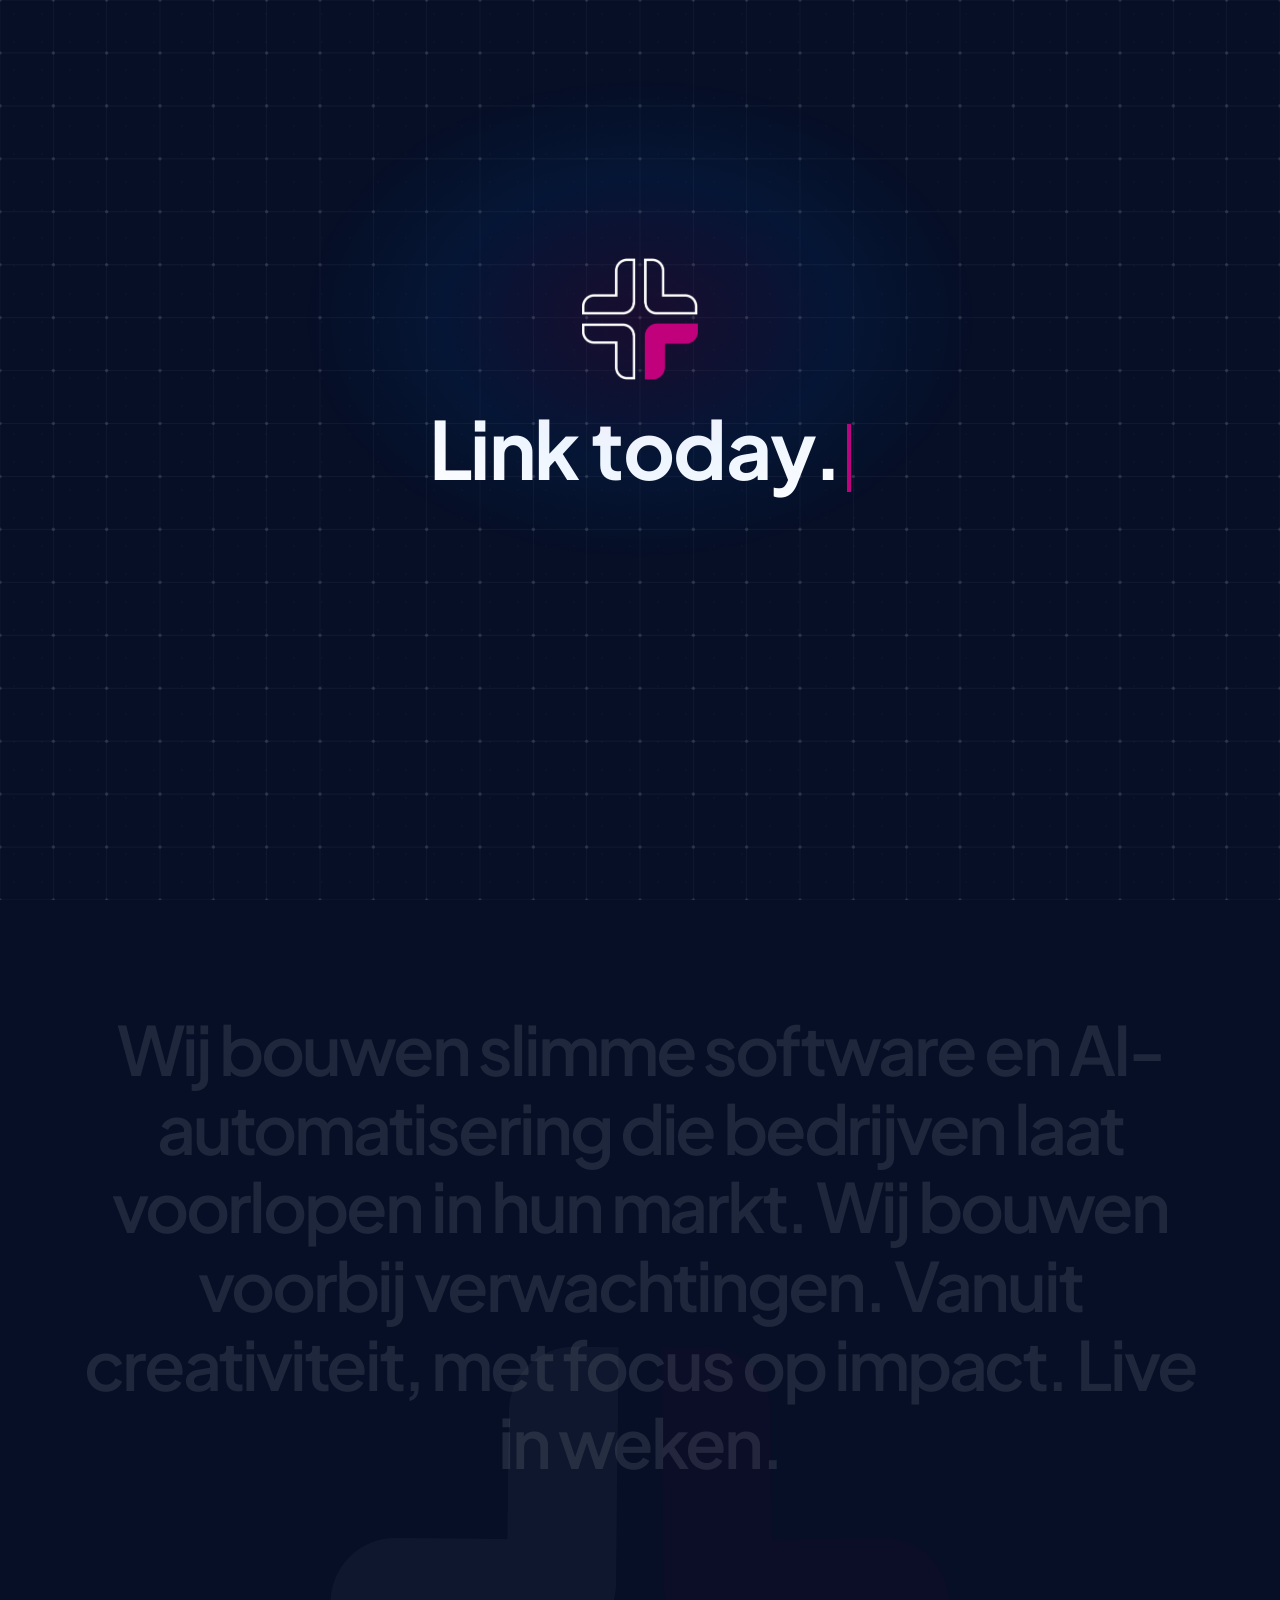
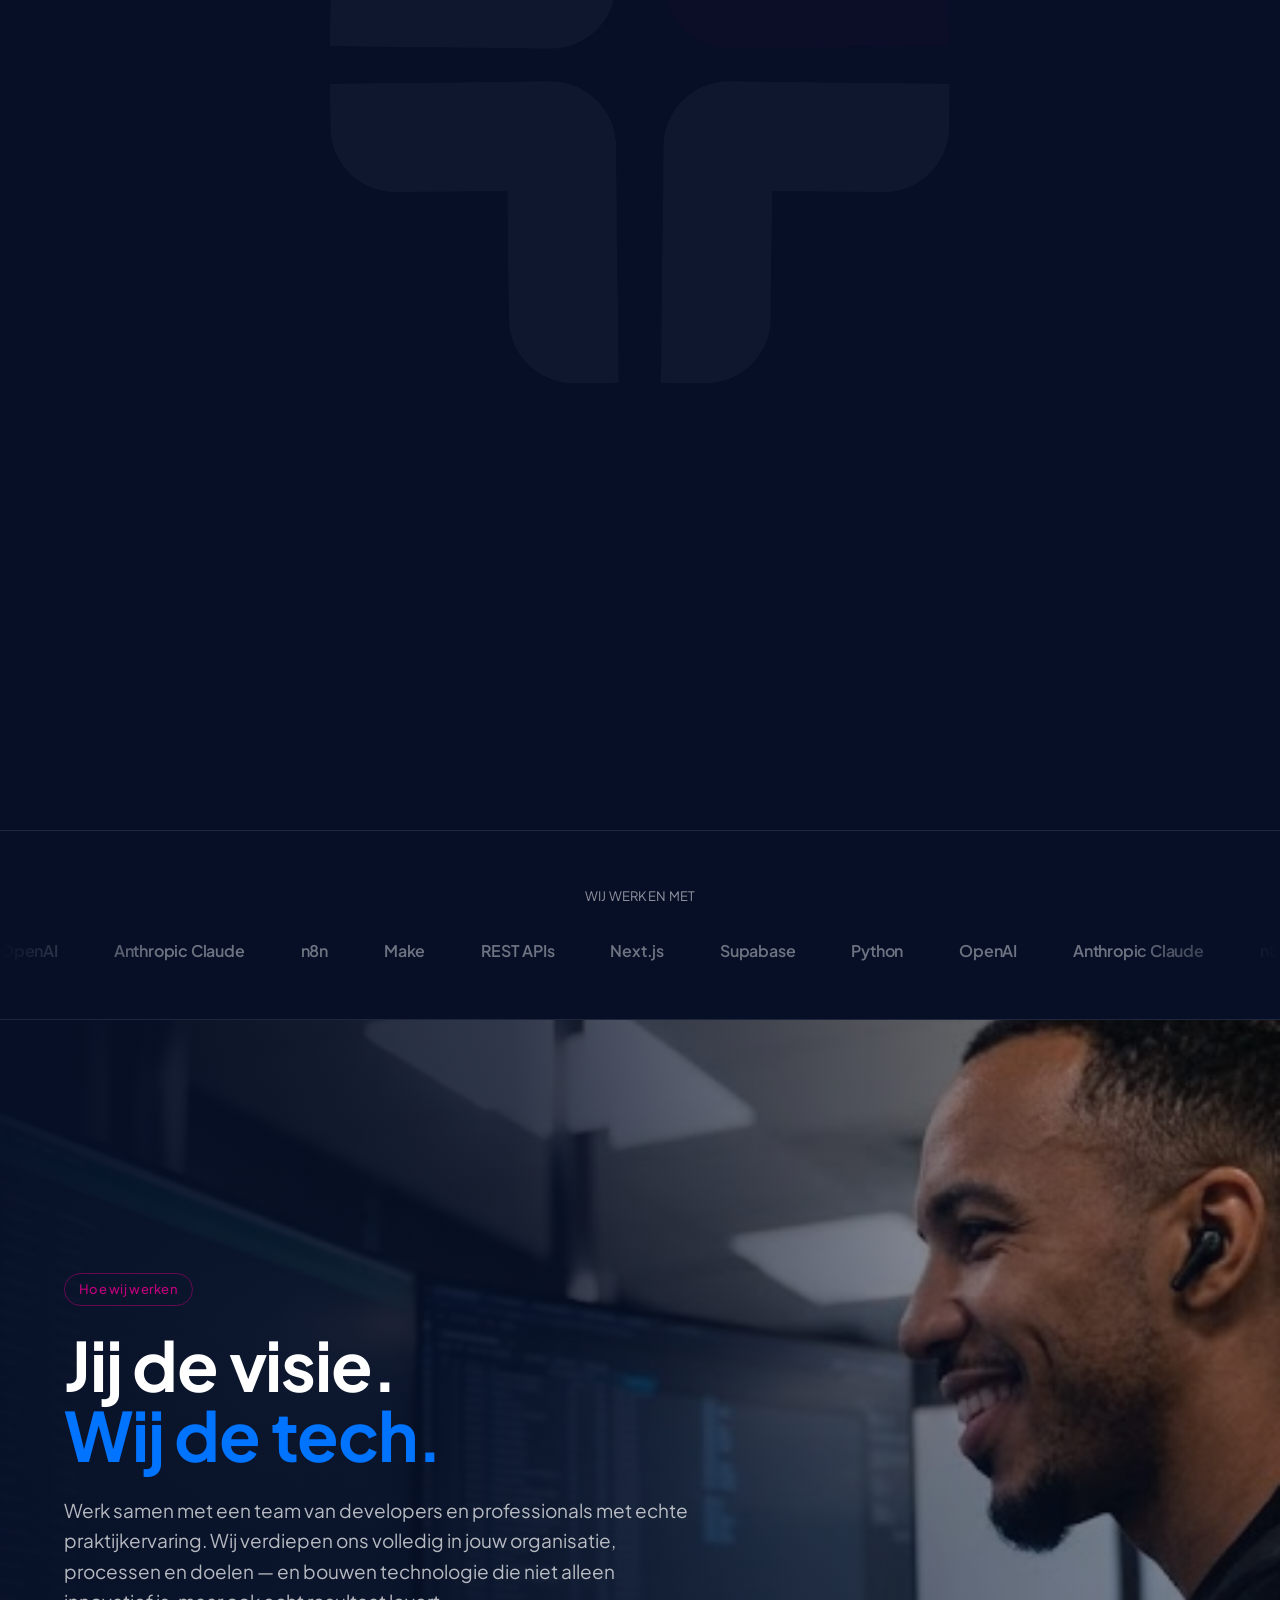
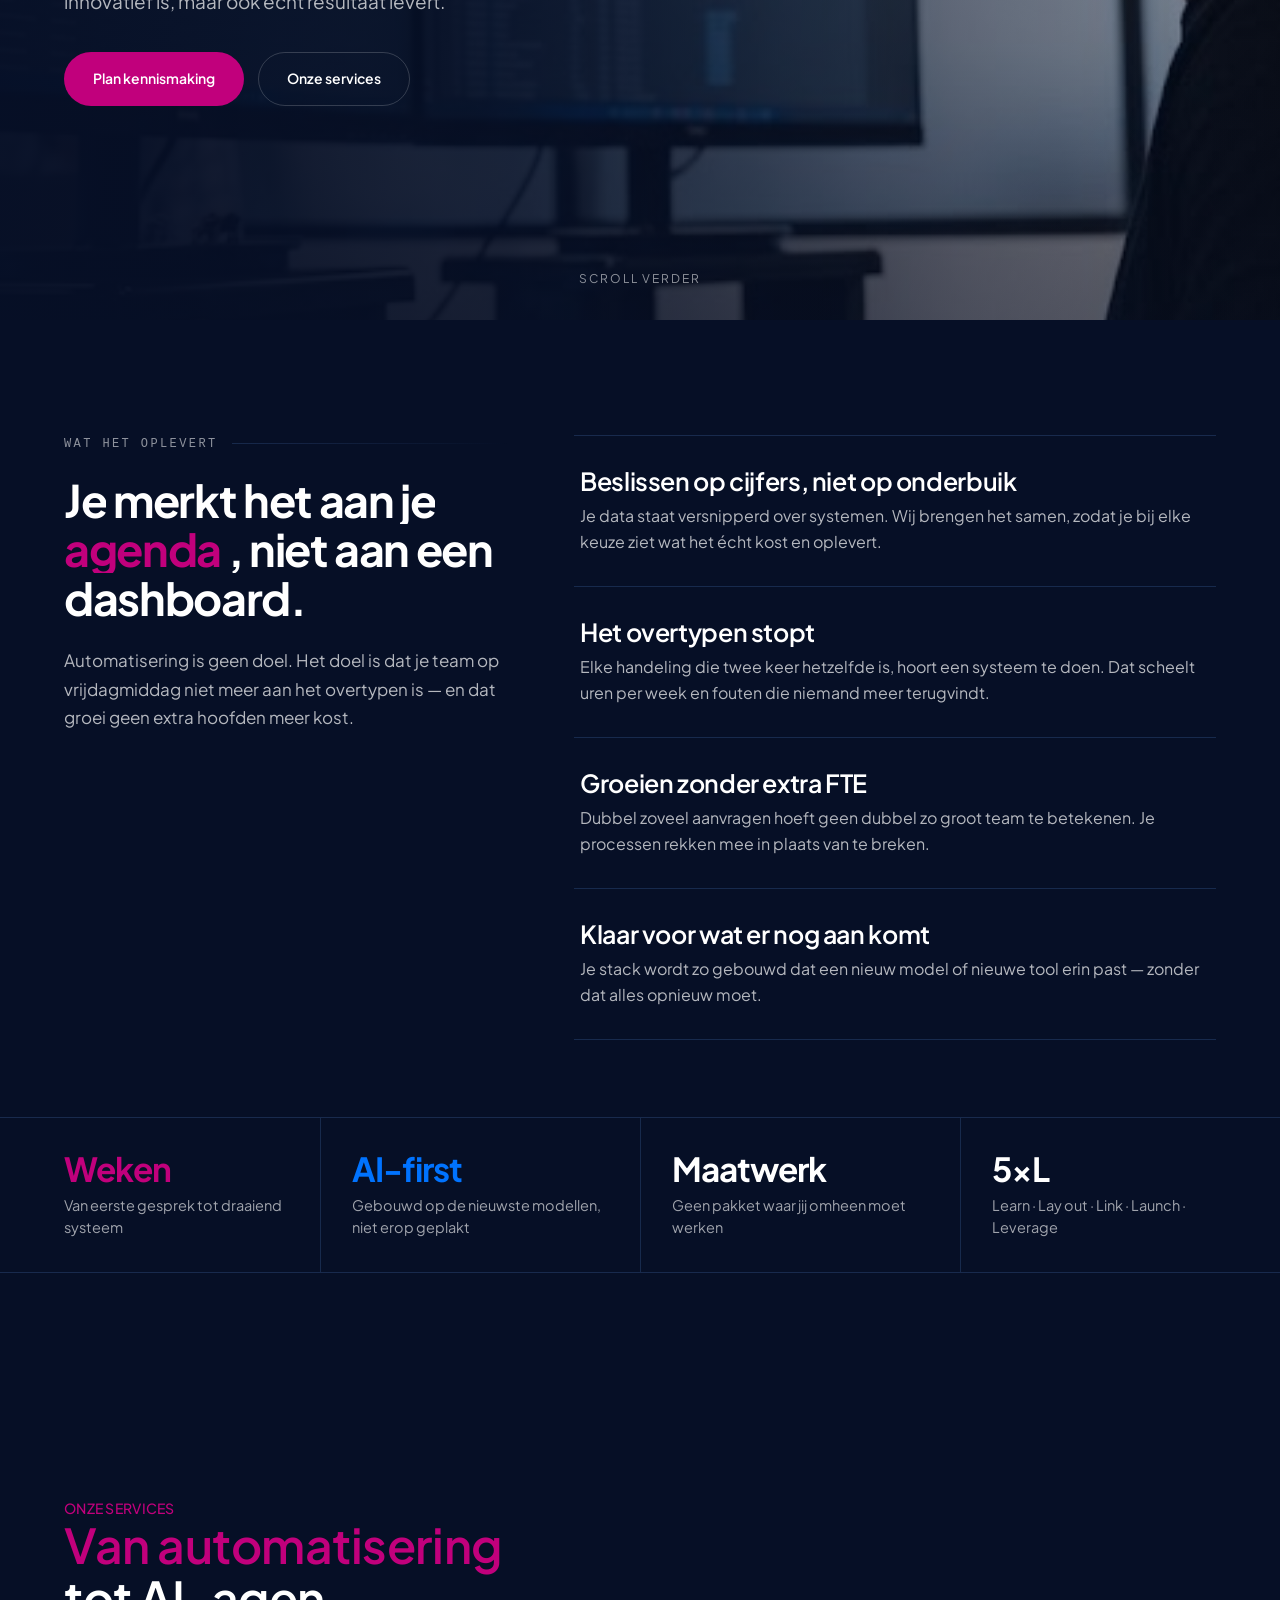
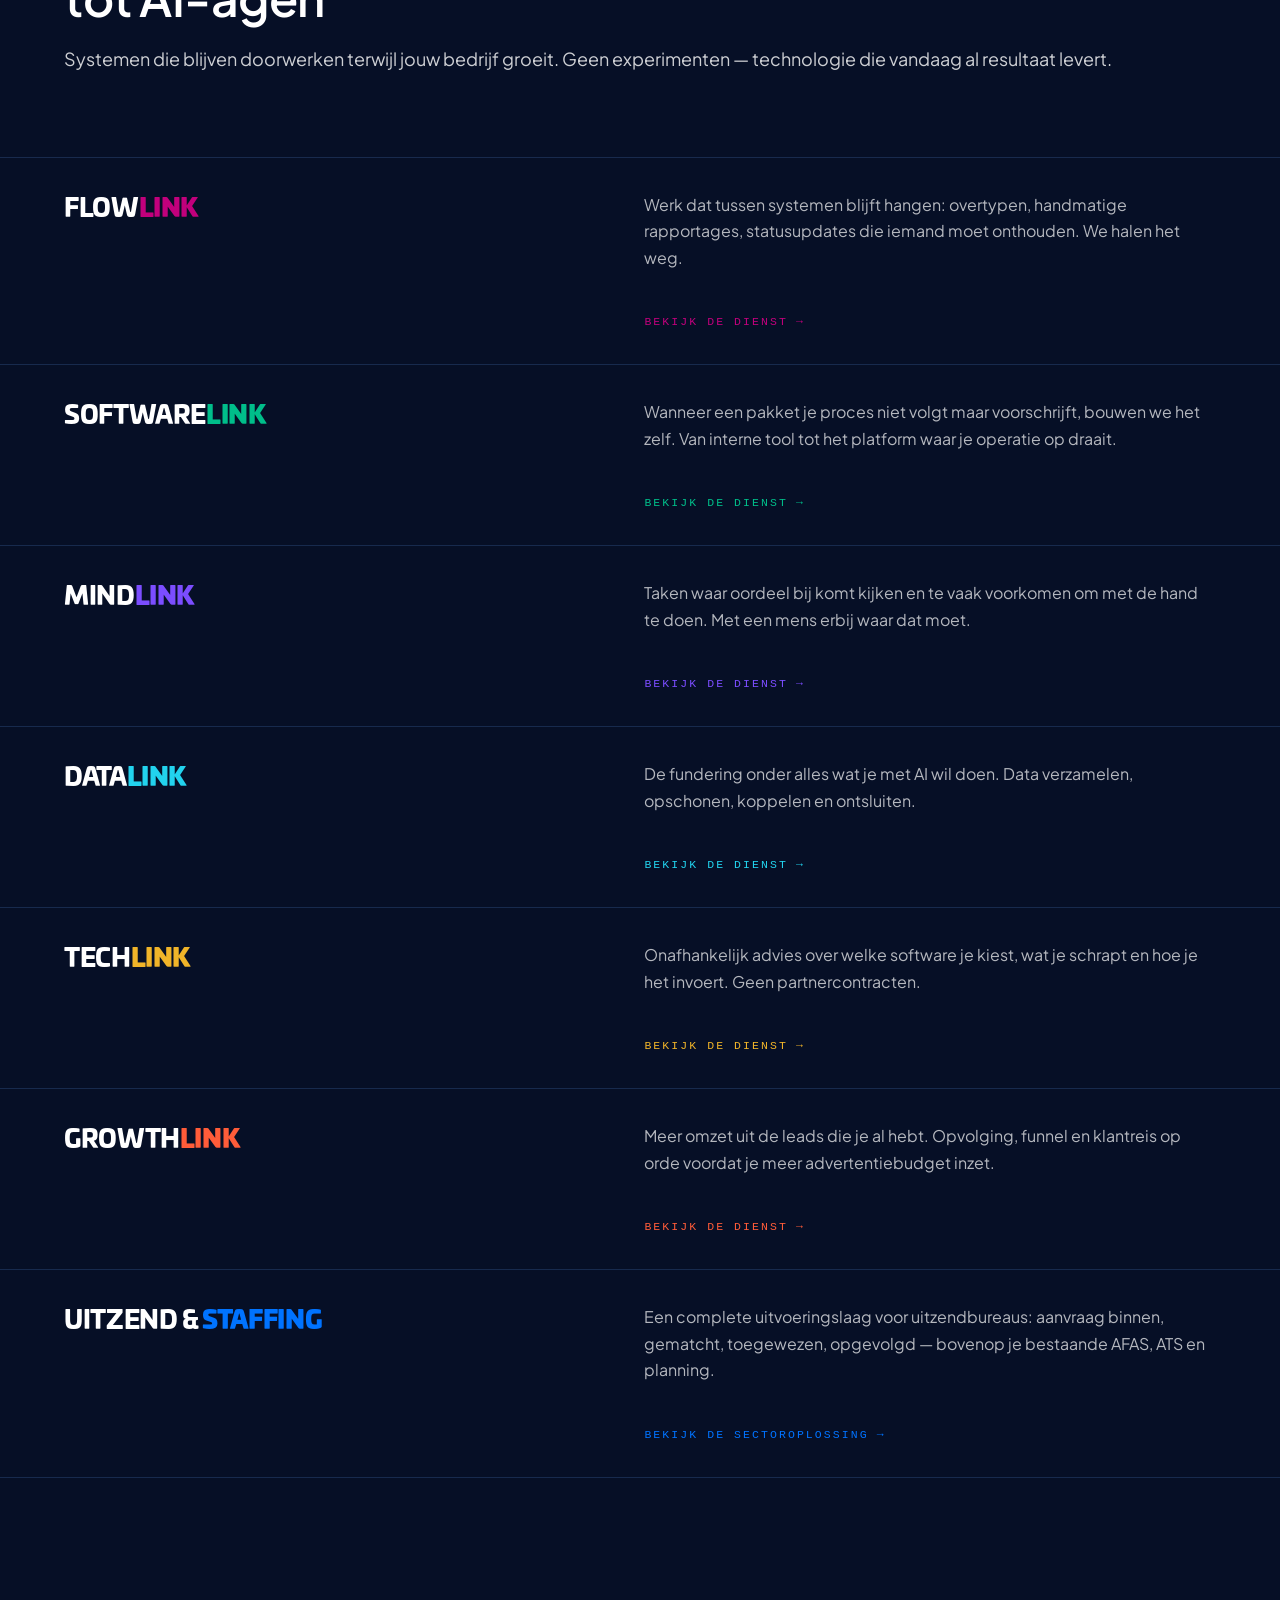
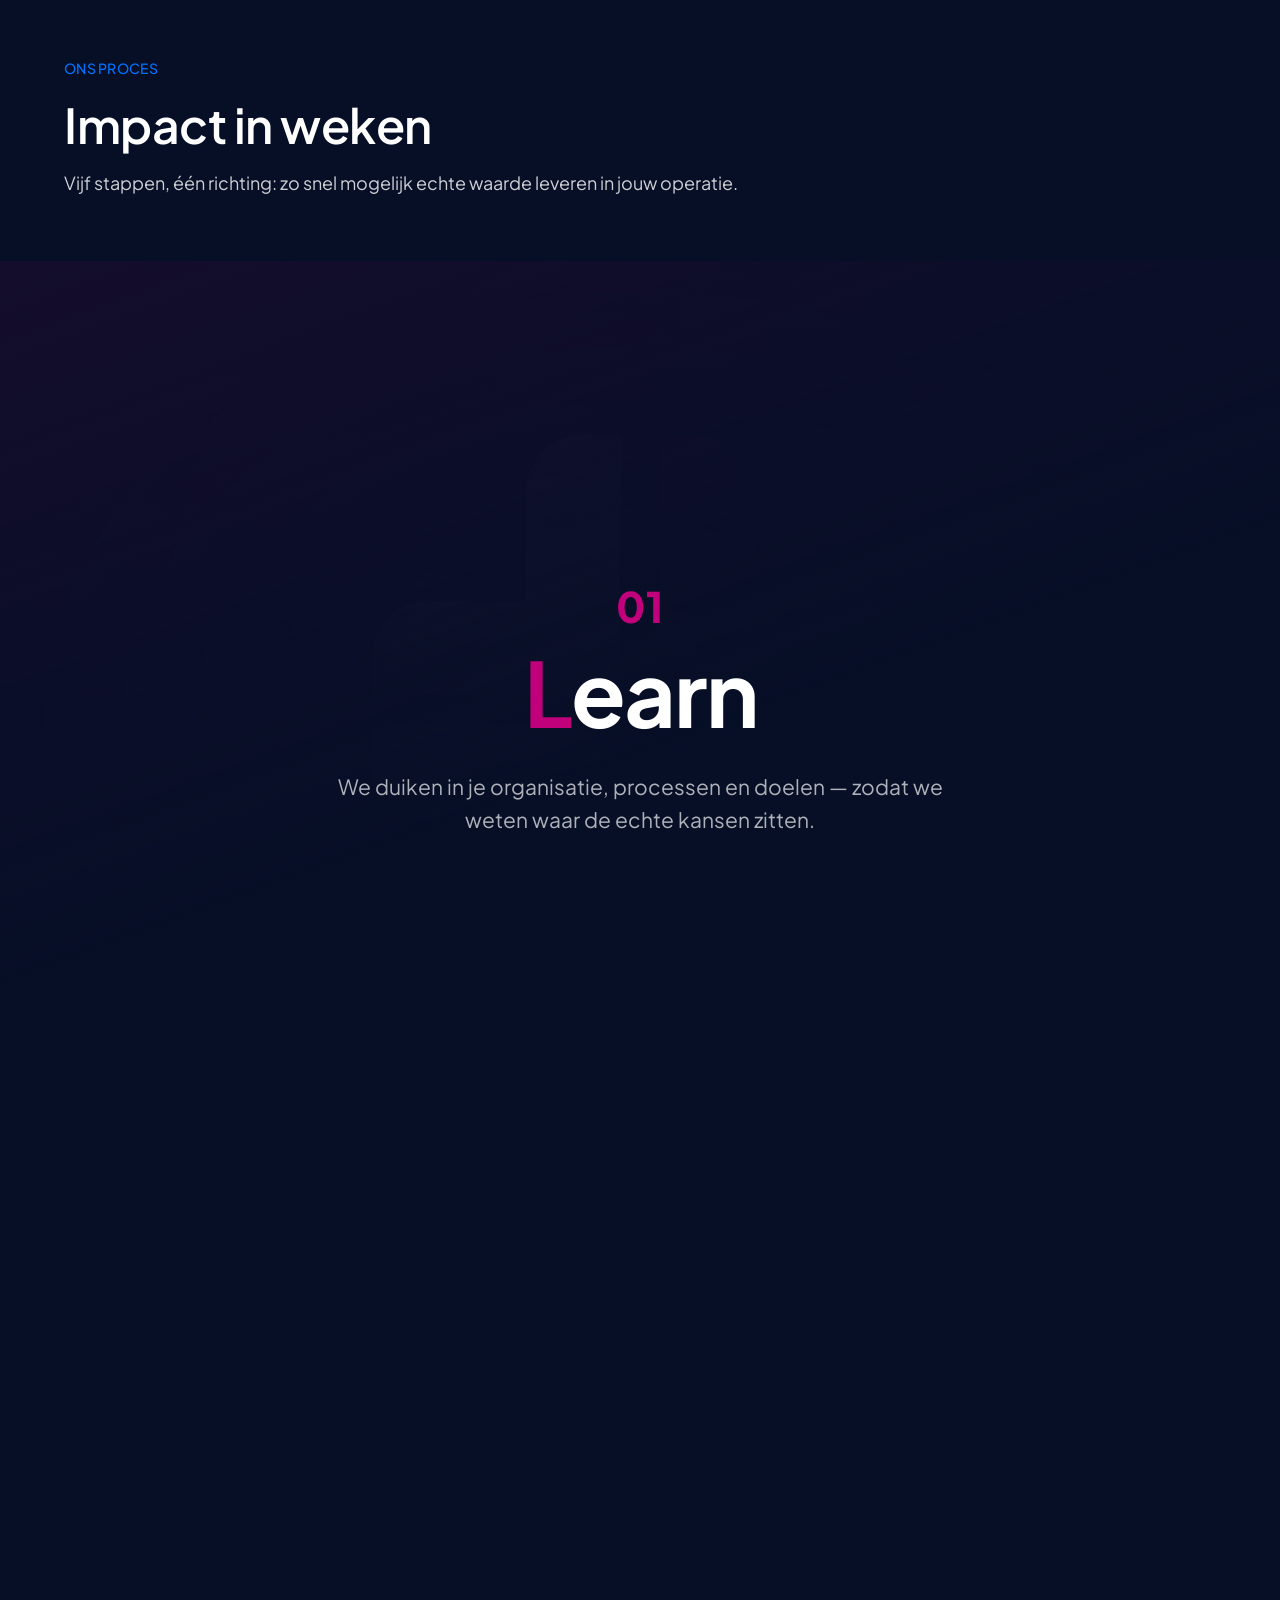
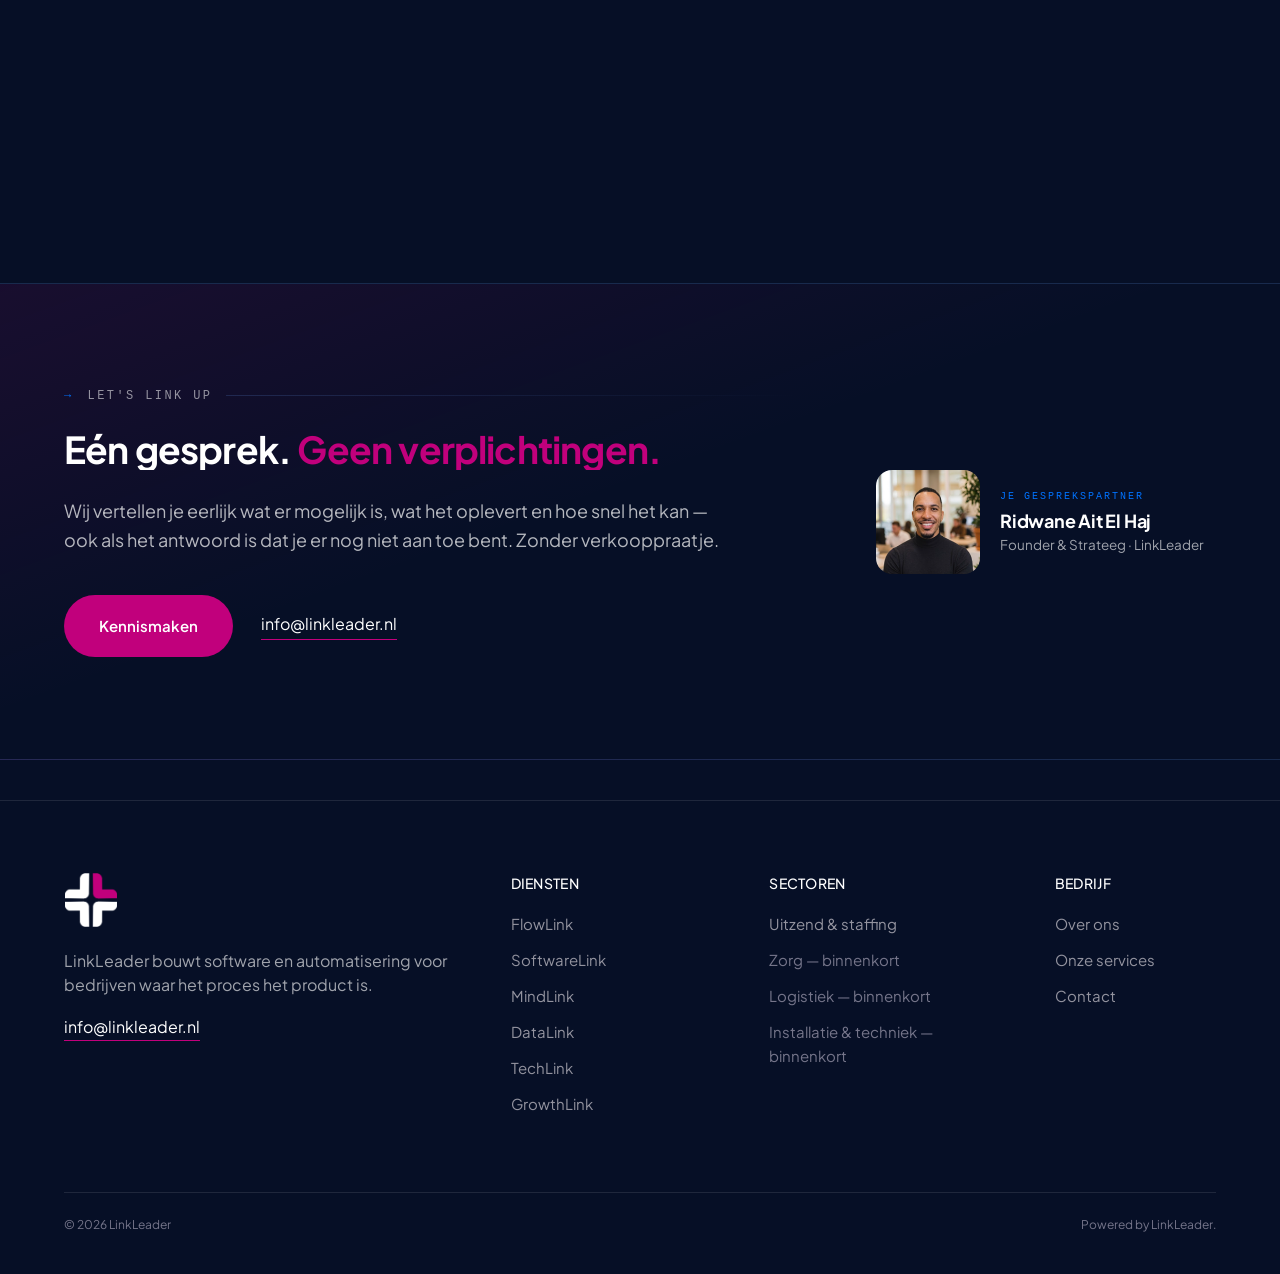
<file: index.html>
<!DOCTYPE html>
<html lang="nl">
<head>
<meta charset="utf-8">
<meta name="viewport" content="width=device-width, initial-scale=1">
<title>LinkLeader — Jouw partner in AI &amp; Software</title>
<meta name="description" content="Wij bouwen slimme software en AI-automatisering die bedrijven laat voorlopen in hun markt. Vanuit creativiteit, met focus op impact. Live in weken.">
<link rel="preconnect" href="https://fonts.googleapis.com">
<link rel="preconnect" href="https://fonts.gstatic.com" crossorigin>
<link href="https://fonts.googleapis.com/css2?family=Plus+Jakarta+Sans:wght@400;500;600;700&family=Poppins:wght@900&display=swap" rel="stylesheet">
<link rel="stylesheet" href="styles.css?v=14">
<link rel="stylesheet" href="nav-services.css?v=6">
<link rel="stylesheet" href="fl-kit.css?v=10">
<style>

@font-face{
  font-family:'Univia Pro Ultra';
  src:url('fonts/UniviaPro-Ultra.woff2') format('woff2'),
      url('fonts/UniviaPro-Ultra.otf') format('opentype');
  font-weight:900;
  font-style:normal;
  font-display:swap;
}

@font-face{
  font-family:'Univia Pro Black';
  src:url('fonts/UniviaPro-Black.woff2') format('woff2'),
      url('fonts/UniviaPro-Black.otf') format('opentype');
  font-weight:800;
  font-style:normal;
  font-display:swap;
}

/* ===== INLINE TYPEWRITER HERO ===== */
html{
  overflow-x:hidden;
}

/* Navigatie en pagina-inhoud zijn bij laden nog verborgen.
   De typewriter staat gewoon in de normale documentflow. */
.nav{
  opacity:0;
  visibility:hidden;
  transition:opacity .8s ease, visibility 0s linear .8s;
}

body.intro-complete .nav{
  opacity:1;
  visibility:visible;
  transition:opacity .8s ease;
}


/* Menu verschijnt na de typewriter en blijft vervolgens bovenaan staan */
.nav{
  position:fixed;
  top:0;
  left:0;
  right:0;
  width:100%;
  z-index:1000;
}

.typewriter-hero{
  min-height:100svh;
  position:relative;
  display:flex;
  align-items:center;
  justify-content:center;
  overflow:hidden;
  background:#060f26;
}

.typewriter-hero__canvas{
  position:absolute;
  inset:0;
  width:100%;
  height:100%;
  display:block;
  pointer-events:none;
  z-index:0;
}

.typewriter-hero__glow{
  position:absolute;
  top:50%;
  left:50%;
  transform:translate(-50%,-50%);
  width:700px;
  height:500px;
  border-radius:9999px;
  background:radial-gradient(
    ellipse,
    rgba(193,0,124,.10) 0%,
    rgba(0,115,255,.07) 40%,
    transparent 68%
  );
  pointer-events:none;
  z-index:0;
}

.typewriter-hero__content{
  position:relative;
  z-index:1;
  text-align:center;
  display:flex;
  flex-direction:column;
  align-items:center;
  padding:48px 24px;
}

.typewriter-logo{
  position:relative;
  margin:0 auto 24px;
}

.typewriter-line{
  font-family:'Plus Jakarta Sans',Inter,ui-sans-serif,system-ui,sans-serif;
  font-size:clamp(32px,6.4vw,80px);
  font-weight:700;
  letter-spacing:-1.5px;
  line-height:1.1;
  color:#fff;
  min-height:1.2em;
  overflow:hidden;
}

.typewriter-line .tw-link{
  font-family:'Univia Pro Ultra','Poppins',Inter,ui-sans-serif,system-ui,sans-serif;
  font-weight:900;
  color:var(--pink,#C1007C);
}
.typewriter-line .tw-leader{
  font-family:'Univia Pro Black','Poppins',Inter,ui-sans-serif,system-ui,sans-serif;
  font-weight:800;
  color:#fff;
}

.typewriter-cursor{
  display:inline-block;
  width:4px;
  height:.85em;
  background:#C1007C;
  margin-left:6px;
  vertical-align:middle;
  animation:blink-cursor 1s step-end infinite;
}

.typewriter-sub{
  font-family:'Plus Jakarta Sans',Inter,ui-sans-serif,system-ui,sans-serif;
  font-size:clamp(14px,1.8vw,20px);
  font-weight:400;
  color:rgba(255,255,255,.65);
  letter-spacing:.5px;
  margin-top:14px;
  opacity:0;
  transform:translateY(8px);
  transition:opacity .6s ease, transform .6s ease;
}

.typewriter-sub.visible{
  opacity:1;
  transform:translateY(0);
}

/* Two ways in, straight from the hero: browse the work, or book the intake.
   They ride in on the same cue as the subtitle so the intro stays one beat. */
.typewriter-actions{
  display:flex;align-items:center;justify-content:center;gap:16px;flex-wrap:wrap;
  margin-top:34px;
  opacity:0;transform:translateY(10px);
  transition:opacity .7s ease .25s, transform .7s cubic-bezier(.22,1,.36,1) .25s;
}
.typewriter-sub.visible ~ .typewriter-actions,
body.intro-complete .typewriter-actions{opacity:1;transform:none}

@media(max-width:560px){
  /* The labels are short enough to stay side by side — stretching them to full
     width would make them shout again, which is exactly what they shouldn't. */
  .typewriter-actions{gap:10px;margin-top:26px}
  .typewriter-actions .btn{padding:9px 16px;font-size:12.5px}
}

.typewriter-scroll{
  position:absolute;
  left:50%;
  bottom:28px;
  transform:translateX(-50%);
  z-index:2;
  opacity:0;
  transition:opacity .6s ease;
  color:rgba(255,255,255,.5);
  font-size:12px;
  letter-spacing:.16em;
  text-transform:uppercase;
}

body.intro-complete .typewriter-scroll{
  opacity:1;
}

@media(prefers-reduced-motion:reduce){
  .typewriter-cursor{animation:none}
  .typewriter-logo__image{transition:none}
  .nav{
    opacity:1;
    visibility:visible;
  }
}

/* ===== HERO ===== */
.home-hero{
  padding:130px 0 140px;
  position:relative;
  overflow:hidden;
}
.hero-bg{position:absolute;inset:0;pointer-events:none;z-index:0}
.hero-bg__grid{
  position:absolute;inset:0;
  background-image:
    linear-gradient(rgba(0,115,255,.045) 1px,transparent 1px),
    linear-gradient(90deg,rgba(0,115,255,.045) 1px,transparent 1px);
  background-size:52px 52px;
}
.hero-bg__glow{
  position:absolute;top:-20%;left:50%;transform:translateX(-50%);
  width:900px;height:700px;border-radius:9999px;
  background:radial-gradient(ellipse,rgba(193,0,124,.13) 0%,rgba(0,115,255,.09) 38%,transparent 68%);
  animation:pulse-glow 7s ease-in-out infinite;
}
.hero-bg__logo-wrap{
  position:absolute;inset:0;
  display:flex;align-items:center;justify-content:center;
}
.hero-bg__ring{position:absolute}
.ring1{width:860px;height:860px;animation:spin-cw 70s linear infinite;opacity:.065}
.ring2{width:580px;height:580px;animation:spin-ccw 46s linear infinite;opacity:.09}
.ring3{width:340px;height:340px;animation:spin-cw 30s linear infinite;opacity:.12}

@keyframes spin-cw{from{transform:rotate(0deg)}to{transform:rotate(360deg)}}
@keyframes spin-ccw{from{transform:rotate(0deg)}to{transform:rotate(-360deg)}}
@keyframes pulse-glow{0%,100%{opacity:.8;transform:translateX(-50%) scale(1)}50%{opacity:1;transform:translateX(-50%) scale(1.06)}}
@media(prefers-reduced-motion:reduce){
  .ring1,.ring2,.ring3,.hero-bg__glow{animation:none}
}

.hero-inner{position:relative;z-index:1}
.hero-grid{display:grid;grid-template-columns:1fr 1fr;gap:72px;align-items:center}

/* badge */
.hero-badge{
  display:inline-flex;align-items:center;gap:10px;
  border:1px solid rgba(193,0,124,.45);border-radius:var(--r-pill);
  padding:7px 16px 7px 10px;margin-bottom:32px;
}
.hero-badge__dot{
  width:8px;height:8px;border-radius:9999px;background:var(--pink);
  box-shadow:0 0 8px 2px rgba(193,0,124,.6);
  animation:blink 2.4s ease-in-out infinite;
}
@keyframes blink{0%,100%{opacity:1}50%{opacity:.3}}
.hero-badge span{font-size:13px;font-weight:500;letter-spacing:.28px;color:var(--pink-soft)}

.hero-title{font-size:clamp(48px,6.5vw,84px);line-height:1;letter-spacing:-2px;font-weight:700;margin:0 0 12px}
.hero-title em{font-style:normal;color:var(--pink)}
.hero-sub{font-size:clamp(18px,2vw,22px);font-weight:600;color:var(--blue);margin:0 0 28px;letter-spacing:-.3px}
.hero-body{font-size:17px;line-height:1.65;color:rgba(255,255,255,.72);max-width:540px;margin:0 0 42px}
.hero-actions{display:flex;gap:14px;flex-wrap:wrap}

/* stat strip */
.hero-stats{display:flex;gap:0;margin-top:52px;border:1px solid var(--rule);border-radius:var(--r-sm);overflow:hidden}
.hero-stat{flex:1;padding:18px 22px;border-right:1px solid var(--rule)}
.hero-stat:last-child{border-right:0}
.hero-stat__val{font-size:26px;font-weight:700;letter-spacing:-.5px;color:#fff}
.hero-stat__val span{color:var(--pink)}
.hero-stat__label{font-size:13px;color:var(--muted);margin-top:3px}

/* console card */
.console{
  border:1px solid rgba(0,115,255,.45);border-radius:var(--r-lg);
  background:linear-gradient(160deg,#050c1f 0%,#070f22 100%);
  overflow:hidden;
}
.console__bar{
  display:flex;align-items:center;gap:8px;
  padding:13px 18px;border-bottom:1px solid rgba(255,255,255,.06);
  background:rgba(255,255,255,.02);
}
.console__dots{display:flex;gap:6px}
.console__dots i{width:10px;height:10px;border-radius:9999px;display:block}
.d1{background:rgba(255,90,90,.7)} .d2{background:rgba(255,190,50,.7)} .d3{background:rgba(50,210,100,.7)}
.console__title{font-size:12px;color:var(--slate);letter-spacing:.5px;margin-left:8px}
.console__body{padding:22px 20px;font-size:13px;font-family:'Plus Jakarta Sans',monospace;line-height:1.7}
.cl{display:block;padding:1px 0}
.cl-dim{color:rgba(255,255,255,.25)}
.cl-pink{color:var(--pink-soft)}
.cl-blue{color:#60b0ff}
.cl-green{color:#4ade80}
.cl-white{color:rgba(255,255,255,.85)}
.cl-muted{color:var(--muted)}
.cl-indent{padding-left:18px}
.cursor{
  display:inline-block;width:8px;height:14px;
  background:var(--pink);vertical-align:middle;margin-left:4px;
  animation:blink-cursor 1.1s step-end infinite;
}
@keyframes blink-cursor{0%,100%{opacity:1}50%{opacity:0}}

/* agent chips */
.agent-row{display:flex;gap:8px;flex-wrap:wrap;margin:14px 0 6px}
.agent-chip{
  display:inline-flex;align-items:center;gap:6px;
  border:1px solid rgba(255,255,255,.1);border-radius:var(--r-sm);
  padding:5px 11px;font-size:12px;color:rgba(255,255,255,.7);
}
.agent-chip__status{width:6px;height:6px;border-radius:9999px;flex:none}
.status-on{background:#4ade80;box-shadow:0 0 5px rgba(74,222,128,.6)}
.status-wait{background:#facc15}

/* ===== METRICS BAND ===== */

/* ===== LOGO CLOUD (infinite scroll, wisselt later naar echte logo's) ===== */
/* A quiet strip on the page surface, marked by rules rather than a fill —
   it sat on its own darker background back when the page was lighter. */
.logo-cloud{padding:56px 0;border-top:1px solid var(--rule);border-bottom:1px solid var(--rule)}
.logo-cloud__label{
  text-align:center;font-size:13px;letter-spacing:.28px;text-transform:uppercase;
  color:var(--muted);margin:0 0 32px;
}
.logo-cloud__viewport{
  overflow:hidden;
  -webkit-mask-image:linear-gradient(to right,transparent,#000 12%,#000 88%,transparent);
  mask-image:linear-gradient(to right,transparent,#000 12%,#000 88%,transparent);
}
.logo-cloud__track{
  display:flex;align-items:center;gap:56px;width:max-content;
  animation-name:logo-scroll;
  animation-duration:28s;
  animation-timing-function:linear;
  animation-iteration-count:infinite;
}
.logo-cloud__item{
  font-size:16px;font-weight:600;letter-spacing:-.2px;color:rgba(255,255,255,.42);
  white-space:nowrap;flex-shrink:0;
}
@keyframes logo-scroll{from{transform:translateX(0)}to{transform:translateX(-50%)}}

@media(prefers-reduced-motion:reduce){
  .logo-cloud__track{animation:none}
}

/* ===== VISIE (Apple-style, gestapeld) ===== */
.visie-tag{
  display:inline-block;border:1px solid rgba(193,0,124,.5);border-radius:var(--r-xl);
  padding:6px 14px;font-size:13px;font-weight:500;letter-spacing:.28px;color:var(--pink);
  margin-bottom:24px;
}
.visie2__title{font-size:clamp(42px,5.6vw,68px);line-height:1.02;letter-spacing:-1.2px;font-weight:700;margin:0 0 26px}
.visie2__title em{font-style:normal;color:var(--blue)}
.visie2__body{font-size:19px;line-height:1.6;color:rgba(255,255,255,.7);margin:0 0 36px;max-width:600px}
.visie2__actions{display:flex;gap:14px;flex-wrap:wrap}

/* ===== FULLSCREEN PHOTO HERO (herbruikbaar patroon voor elke pagina) ===== */
.photo-hero{
  position:relative;
  min-height:100svh;
  display:flex;
  align-items:center;
  overflow:hidden;
}
.photo-hero__media{position:absolute;inset:0;z-index:0}
.photo-hero__img{width:100%;height:100%;object-fit:cover;display:block}
.photo-hero__overlay{
  position:absolute;inset:0;
  background:
    linear-gradient(90deg,rgba(6,15,38,.96) 0%,rgba(6,15,38,.8) 40%,rgba(6,15,38,.3) 75%,rgba(6,15,38,.05) 100%),
    linear-gradient(180deg,rgba(6,15,38,.15) 0%,rgba(6,15,38,.55) 100%);
}
/* Anchored to the page gutter like every other section — .shell's max-width
   plus auto margins used to centre this block, so it started ~430px in while
   everything above and below it started at the gutter. The reading measure
   moves onto the children instead. */
.photo-hero__content{
  position:relative;z-index:1;
  max-width:none;margin:0;
  padding:140px var(--bleed-gut) 100px;
}
.photo-hero__content > *{max-width:640px}
.photo-hero__scroll{
  position:absolute;left:50%;bottom:32px;transform:translateX(-50%);z-index:1;
  color:rgba(255,255,255,.55);font-size:12px;letter-spacing:.16em;text-transform:uppercase;
}

@media(max-width:1024px){
  .photo-hero__overlay{
    background:
      linear-gradient(180deg,rgba(6,15,38,.25) 0%,rgba(6,15,38,.65) 55%,rgba(6,15,38,.97) 100%);
  }
  .photo-hero__content{padding:120px var(--bleed-gut) 90px}
}

/* ===== WAT HET OPLEVERT ===== */
.proof__grid{
  display:grid;grid-template-columns:minmax(0,.82fr) minmax(0,1.18fr);
  gap:clamp(40px,5vw,88px);align-items:start;
}
/* The intro stays put while the rows scroll past it, so the claim and the
   evidence are on screen together. */
.proof__intro{position:sticky;top:120px}
.proof__title{
  margin:0;font-size:clamp(30px,3.5vw,50px);line-height:1.1;letter-spacing:-.03em;
  font-family:'Plus Jakarta Sans',Inter,ui-sans-serif,system-ui,sans-serif;font-weight:700;color:#fff;
}
.proof__title em{
  font-family:'Plus Jakarta Sans',Inter,ui-sans-serif,system-ui,sans-serif;font-weight:700;
  font-style:normal;color:var(--pink);
}
.proof__lead{margin:24px 0 0;max-width:42ch;color:var(--t-70);font-size:17px;line-height:1.65}
.proof__rows{max-width:none;border-top:1px solid var(--fl-line)}
.proof__rows .build-row{grid-template-columns:78px minmax(0,1fr);gap:6px 26px;padding:30px 6px}
.proof__rows .build-row p:not(.build-row__num){grid-column:2}
.proof__rows .build-row:not(:has(.build-row__num)){grid-template-columns:minmax(0,1fr)}
.proof__rows .build-row:not(:has(.build-row__num)) p{grid-column:1}

/* signature strip — the four things that stay true on every project */
.sigstrip{
  display:grid;grid-template-columns:repeat(4,1fr);
  margin-top:clamp(56px,6vw,96px);
  border-top:1px solid var(--fl-line);border-bottom:1px solid var(--fl-line);
}
.sigstrip__cell{
  padding:34px clamp(20px,2.4vw,40px);
  display:flex;flex-direction:column;gap:10px;
  transition:background-color .4s ease;
}
/* Outer cells pick up the page gutter so the strip lines up with the rows
   above it; the inner ones stay tight. Must come after the shorthand. */
.sigstrip__cell:first-child{padding-left:var(--bleed-gut)}
.sigstrip__cell:last-child{padding-right:var(--bleed-gut)}
.sigstrip__cell + .sigstrip__cell{border-left:1px solid var(--fl-line)}
.sigstrip__cell:hover{background:rgba(0,115,255,.05)}
.sigstrip__val{
  font-family:'Plus Jakarta Sans',Inter,ui-sans-serif,system-ui,sans-serif;font-weight:700;
  font-size:clamp(24px,2.6vw,34px);line-height:1;letter-spacing:-.03em;color:#fff;
}
.sigstrip__val--pink{color:var(--pink)}
.sigstrip__val--blue{color:var(--blue)}
.sigstrip__label{font-size:14.5px;line-height:1.5;color:var(--t-62);max-width:26ch}

@media(max-width:1024px){
  .proof__grid{grid-template-columns:1fr;gap:44px}
  .proof__intro{position:static}
  .sigstrip{grid-template-columns:1fr 1fr}
  .sigstrip__cell:nth-child(3){border-left:0}
  .sigstrip__cell:nth-child(n+3){border-top:1px solid var(--fl-line)}
}
@media(max-width:640px){
  .sigstrip{grid-template-columns:1fr}
  /* Stacked, so every cell spans the page and takes the page gutter. */
  .sigstrip__cell{padding-left:var(--bleed-gut);padding-right:var(--bleed-gut)}
  .sigstrip__cell + .sigstrip__cell{border-left:0;border-top:1px solid var(--fl-line)}
  .proof__rows .build-row{grid-template-columns:1fr;gap:10px}
  .proof__rows .build-row p:not(.build-row__num){grid-column:1}
}

/* ===== PROCES (horizontale scroll-cards, overlappende stapel) ===== */
.proc3__head{max-width:760px;margin-bottom:64px}
/* One sticky viewport plus a fixed run of scroll per card transition, so the
   pacing stays identical no matter how many cards the track holds.
   svh (not vh) keeps mobile from jumping when the URL bar hides. */
.proc3__scroll{position:relative;--proc-run:248svh;height:calc(100svh + var(--proc-run))}
.proc3__sticky{
  position:sticky;top:0;height:100svh;
  display:flex;align-items:center;justify-content:center;overflow:hidden;
}
.proc3__bg{position:absolute;inset:0;overflow:hidden;z-index:0}
.proc3__bg::after{
  content:"";position:absolute;inset:0;
  background:radial-gradient(ellipse at center,rgba(6,15,38,.35) 0%,rgba(6,15,38,.9) 70%);
}
.proc3__logo-bg{
  position:absolute;top:50%;left:50%;
  transform:translate(-50%,-50%);
  width:min(42vw,620px);height:auto;
  object-fit:contain;
  opacity:.05;
  pointer-events:none;
}

@media(max-width:1024px){
  .proc3__logo-bg{width:min(58vw,440px)}
}
@media(max-width:720px){
  .proc3__logo-bg{width:min(78vw,340px)}
}

.proc3__track{
  position:relative;
  width:100%;height:100%;
}
.proc3__card{
  position:absolute;inset:0;
  background:linear-gradient(160deg,rgba(193,0,124,.08) 0%,var(--navy-deep) 55%);
  padding:60px;display:flex;flex-direction:column;align-items:center;justify-content:center;text-align:center;
  will-change:transform;
}
.proc3__card:nth-child(1){z-index:1}
.proc3__card:nth-child(2){z-index:2}
.proc3__card:nth-child(3){z-index:3}
.proc3__card:nth-child(4){z-index:4}
.proc3__card:nth-child(5){z-index:5}
.proc3__num{
  color:var(--pink);font-weight:900;
  font-size:clamp(28px,3.4vw,42px);letter-spacing:1px;
  line-height:1;margin-bottom:20px;
}
.proc3__card h3{font-size:clamp(44px,7vw,90px);font-weight:700;letter-spacing:-2px;margin:0 0 24px;color:#fff;line-height:1;min-height:1.1em}
.proc3__card h3 .lead-letter{color:var(--pink)}
.proc3__card p{margin:0;font-size:clamp(17px,2vw,21px);line-height:1.6;color:rgba(255,255,255,.68);max-width:640px}

@media(max-width:720px){
  .proc3__scroll{--proc-run:200svh}
  .proc3__card{padding:36px 24px}
}

@media(prefers-reduced-motion:reduce){
  .proc3__scroll{height:auto}
  .proc3__sticky{position:relative;height:auto;overflow:visible;padding:0}
  .proc3__track{position:static;width:auto;height:auto;display:flex;flex-direction:column;gap:20px;max-width:none}
  .proc3__card{position:static;inset:auto;width:100%;min-height:60vh;transform:none !important}
}

/* ===== CTA ===== */
.cta-band{
  border:1px solid var(--rule-strong);border-radius:var(--r-lg);
  background:linear-gradient(135deg,#0c1c40 0%,#0a1837 55%,#140f2a 100%);
  padding:80px 72px;
  display:grid;grid-template-columns:1.3fr .7fr;gap:64px;align-items:center;
  position:relative;overflow:hidden;
}
.cta-band::before{
  content:"";position:absolute;right:-80px;top:-80px;
  width:360px;height:360px;border-radius:9999px;
  background:radial-gradient(circle,rgba(193,0,124,.12),transparent 65%);
  pointer-events:none;
}
.cta-band h2{font-size:clamp(32px,3.5vw,46px);letter-spacing:-.5px;margin:0 0 16px}
.cta-band p{font-size:17px;color:rgba(255,255,255,.7);margin:0}
.cta-card{
  border:1px solid var(--rule-strong);border-radius:var(--r-md);
  background:rgba(255,255,255,.03);padding:30px;
}
.cta-person{display:flex;align-items:center;gap:14px;margin-bottom:22px}
.cta-avatar{
  width:52px;height:52px;border-radius:9999px;flex-shrink:0;
  background:linear-gradient(140deg,var(--pink),var(--blue));
  display:flex;align-items:center;justify-content:center;
  font-weight:700;font-size:16px;color:#fff;
}
.cta-name{font-weight:600;font-size:15px}
.cta-role{font-size:13px;color:var(--muted)}


/* ===== CENTRALE SCROLLTEKST ===== */
.scroll-statement{
  position:relative;
  min-height:170vh;
  background:#060f26;
}

.scroll-statement__sticky{
  position:sticky;
  top:0;
  min-height:70svh;
  display:flex;
  align-items:center;
  justify-content:center;
}

.scroll-statement__inner{
  display:flex;
  justify-content:center;
  padding-top:110px;
  padding-bottom:110px;
}

.scroll-statement__text{
  width:min(1120px, 100%);
  margin:0;
  text-align:center;
  font-family:'Plus Jakarta Sans',Inter,ui-sans-serif,system-ui,sans-serif;
  font-size:clamp(34px,5.3vw,76px);
  font-weight:600;
  line-height:1.16;
  letter-spacing:-0.045em;
  color:#fff;
}

.scroll-char{
  position:relative;
  display:inline;
  opacity:.10;
  transition:opacity .12s linear;
  will-change:opacity;
}

.scroll-char.is-visible{
  opacity:1;
}

.scroll-word-space{
  display:inline;
}

@media(max-width:720px){
  .scroll-statement{
    min-height:150vh;
  }

  .scroll-statement__sticky{
    min-height:62svh;
  }

  .scroll-statement__inner{
    padding-left:22px;
    padding-right:22px;
  }

  .scroll-statement__text{
    font-size:clamp(30px,9vw,48px);
    line-height:1.2;
    letter-spacing:-0.035em;
  }
}

@media(prefers-reduced-motion:reduce){
  .scroll-statement{
    min-height:auto;
  }

  .scroll-statement__sticky{
    position:relative;
  }

  .scroll-char{
    opacity:1;
  }
}

/* ===== RESPONSIVE ===== */
@media(max-width:1024px){
  .home-hero{padding:80px 0 100px}
  .hero-grid{grid-template-columns:1fr;gap:52px}
  .ring1{width:560px;height:560px}
  .ring2{width:380px;height:380px}
  .ring3{width:220px;height:220px}
  .cta-band{grid-template-columns:1fr;padding:52px 40px;gap:36px}
}
@media(max-width:720px){
  .ring1{width:360px;height:360px}
  .ring2{width:250px;height:250px}
  .ring3{width:160px;height:160px}
  .hero-stats{flex-direction:column}
  .hero-stat{border-right:0;border-bottom:1px solid var(--rule)}
  .hero-stat:last-child{border-bottom:0}
  .cta-band{padding:36px 24px}
  .logo-cloud__track{gap:36px}
}

.typewriter-logo{
  width:clamp(82px,10vw,122px);
  aspect-ratio:1/1;
}

.typewriter-logo__image{
  position:absolute;
  inset:0;
  width:100%;
  height:100%;
  object-fit:contain;
  opacity:0;
  transition:opacity .16s linear;
}

.typewriter-logo__image.is-visible{
  opacity:1;
}

.scroll-statement__watermark{
  position:absolute;
  inset:0;
  overflow:hidden;
  display:flex;
  align-items:center;
  justify-content:center;
  pointer-events:none;
  z-index:0;
}

.scroll-statement__watermark img{
  width:min(58vw,620px);
  height:auto;
  opacity:.035;
}

.scroll-statement__sticky{
  z-index:1;
}
.scroll-statement__inner{
  position:relative;
  z-index:1;
}

.cta-band__logo{
  position:absolute;
  right:48px;
  bottom:36px;
  width:108px;
  height:auto;
  opacity:.10;
  pointer-events:none;
}

.footer-brand{
  display:flex;
  align-items:center;
  gap:14px;
  margin-bottom:22px;
}

.footer-brand img{
  width:54px;
  height:54px;
  object-fit:contain;
}

.footer-brand span{
  color:#fff;
  font-size:20px;
  font-weight:700;
  letter-spacing:-.03em;
}

@media(max-width:720px){
  .brand-link__logo{
    width:38px;
    height:38px;
  }

  .typewriter-logo{
    width:82px;
  }

  .scroll-statement__watermark img{
    width:84vw;
  }

  .cta-band__logo{
    width:76px;
    right:18px;
    bottom:18px;
  }
}

</style>
</head>
<body>

<header class="nav">
  <div class="wide nav__inner">
    <a href="index.html" class="brand-link" aria-label="LinkLeader home">
      <img class="brand-link__logo" src="logo.png?v=1" alt="">
    </a>
    <nav class="nav__links">
      <a href="over-ons.html">Over ons</a>
      <a class="nav__svc" href="services.html" aria-expanded="false" aria-controls="svcmenu">Onze services</a>
      <a href="contact.html">Contact</a>
    </nav>
    <a class="nav__cta" href="contact.html"><span>Samenwerken</span></a>
    <button class="nav__toggle" aria-expanded="false" aria-controls="mnav" aria-label="Menu"><span></span></button>
  </div>

  <div class="mega" id="svcmenu">
    <div class="wide">
      <div class="mega__in">
        <div class="mega__col">
          <p class="mega__k">Diensten</p>
          <div class="mega__grid">
            <a class="svci" href="ai-automation.html" style="--a:var(--acc-flow)"><span class="svci__w">FLOW<i>LINK</i></span><span class="svci__d">AI-automatisering</span></a>
            <a class="svci" href="softwarelink.html" style="--a:var(--acc-software)"><span class="svci__w">SOFTWARE<i>LINK</i></span><span class="svci__d">Web &amp; app development</span></a>
            <a class="svci" href="mindlink.html" style="--a:var(--acc-mind)"><span class="svci__w">MIND<i>LINK</i></span><span class="svci__d">AI &amp; agent implementatie</span></a>
            <a class="svci" href="datalink.html" style="--a:var(--acc-data)"><span class="svci__w">DATA<i>LINK</i></span><span class="svci__d">Data &amp; AI-fundering</span></a>
            <a class="svci" href="techlink.html" style="--a:var(--acc-tech)"><span class="svci__w">TECH<i>LINK</i></span><span class="svci__d">Software advies &amp; implementatie</span></a>
            <a class="svci" href="growthlink.html" style="--a:var(--acc-growth)"><span class="svci__w">GROWTH<i>LINK</i></span><span class="svci__d">Sales &amp; conversieoptimalisatie</span></a>
          </div>
        </div>
        <div class="mega__col mega__col--sect">
          <p class="mega__k">Sectoren</p>
          <div class="mega__grid">
            <a class="svci" href="uitzendbureaus.html" style="--a:var(--acc-staffing)"><span class="svci__w">Uitzend &amp;<i> staffing</i></span><span class="svci__d">Van aanvraag tot plaatsing</span></a>
            <span class="svci svci--soon" style="--a:var(--acc-mind)"><span class="svci__w">Zorg<span class="svci__soon">Binnenkort</span></span><span class="svci__d">Roosters en bevoegdheden</span></span>
            <span class="svci svci--soon" style="--a:var(--acc-data)"><span class="svci__w">Logistiek<span class="svci__soon">Binnenkort</span></span><span class="svci__d">Planning en capaciteit</span></span>
            <span class="svci svci--soon" style="--a:var(--acc-tech)"><span class="svci__w">Installatie &amp; techniek<span class="svci__soon">Binnenkort</span></span><span class="svci__d">Werkbonnen en certificering</span></span>
          </div>
        </div>
      </div>
      <div class="mega__foot">
        <a href="services.html">Alle diensten en sectoren →</a>
        <p>Weet je niet waar te beginnen? <a href="contact.html">Plan een kennismaking</a></p>
      </div>
    </div>
  </div>

  <div class="nav__panel wide" id="mnav">
    <a href="over-ons.html">Over ons</a>
    <details class="mnav__grp">
      <summary>Onze services</summary>
      <div class="mnav__body">
        <p class="mnav__k">Diensten</p>
        <a class="" href="ai-automation.html" style="--a:var(--acc-flow)"><span class="svci__w">FLOW<i>LINK</i></span><span class="svci__d">AI-automatisering</span></a>
        <a class="" href="softwarelink.html" style="--a:var(--acc-software)"><span class="svci__w">SOFTWARE<i>LINK</i></span><span class="svci__d">Web &amp; app development</span></a>
        <a class="" href="mindlink.html" style="--a:var(--acc-mind)"><span class="svci__w">MIND<i>LINK</i></span><span class="svci__d">AI &amp; agent implementatie</span></a>
        <a class="" href="datalink.html" style="--a:var(--acc-data)"><span class="svci__w">DATA<i>LINK</i></span><span class="svci__d">Data &amp; AI-fundering</span></a>
        <a class="" href="techlink.html" style="--a:var(--acc-tech)"><span class="svci__w">TECH<i>LINK</i></span><span class="svci__d">Software advies &amp; implementatie</span></a>
        <a class="" href="growthlink.html" style="--a:var(--acc-growth)"><span class="svci__w">GROWTH<i>LINK</i></span><span class="svci__d">Sales &amp; conversieoptimalisatie</span></a>
        <div class="mnav__sect"><p class="mnav__k">Sectoren</p>
        <a class="" href="uitzendbureaus.html" style="--a:var(--acc-staffing)"><span class="svci__w">Uitzend &amp;<i> staffing</i></span><span class="svci__d">Van aanvraag tot plaatsing</span></a>
        <span class=" svci--soon" style="--a:var(--acc-mind)"><span class="svci__w">Zorg<span class="svci__soon">Binnenkort</span></span><span class="svci__d">Roosters en bevoegdheden</span></span>
        <span class=" svci--soon" style="--a:var(--acc-data)"><span class="svci__w">Logistiek<span class="svci__soon">Binnenkort</span></span><span class="svci__d">Planning en capaciteit</span></span>
        <span class=" svci--soon" style="--a:var(--acc-tech)"><span class="svci__w">Installatie &amp; techniek<span class="svci__soon">Binnenkort</span></span><span class="svci__d">Werkbonnen en certificering</span></span>
        </div>
        <p class="mnav__k">Overzicht</p>
        <a href="services.html">Alle diensten en sectoren</a>
      </div>
    </details>
    <a href="contact.html">Contact</a>
    <a class="btn btn--primary btn--full" href="contact.html">Samenwerken</a>
  </div>
</header>

<!-- ============================= INLINE TYPEWRITER HERO ============================= -->
<section class="typewriter-hero" aria-label="LinkLeader introductie">
  <canvas class="typewriter-hero__canvas" id="kineticGrid" aria-hidden="true"></canvas>

  <div class="typewriter-hero__content">
    <div class="typewriter-logo" aria-hidden="true">
      <div class="typewriter-hero__glow"></div>
      <img class="typewriter-logo__image is-visible" data-logo="1" src="word-link.png" alt="">
      <img class="typewriter-logo__image" data-logo="2" src="word-today.png" alt="">
      <img class="typewriter-logo__image" data-logo="3" src="word-lead.png" alt="">
      <img class="typewriter-logo__image" data-logo="4" src="word-tomorrow.png" alt="">
      <img class="typewriter-logo__image" data-logo="final" src="logo.png?v=1" alt="LinkLeader logo">
    </div>

    <div class="typewriter-line" id="intro-line" aria-hidden="true">
      <span id="intro-text"></span><span class="typewriter-cursor" id="intro-cursor"></span>
    </div>

    <p class="typewriter-sub" id="intro-sub">Jouw partner in AI &amp; Software</p>

    <div class="typewriter-actions">
      <a class="btn btn--line btn--line-pink" href="services.html">Onze services</a>
      <a class="btn btn--line btn--line-blue" href="contact.html">Gratis intake</a>
    </div>
  </div>

  <div class="typewriter-scroll" aria-hidden="true">Scroll om verder te gaan</div>
</section>



<main class="page-content">

<!-- ============================= SCROLL TEXT STATEMENT ============================= -->
<section class="scroll-statement" aria-label="Waar LinkLeader voor staat">
  <div class="scroll-statement__watermark" aria-hidden="true">
    <img src="logo.png?v=1" alt="">
  </div>
  <div class="scroll-statement__sticky">
    <div class="wide scroll-statement__inner">
      <p class="scroll-statement__text" aria-label="Wij bouwen slimme software en AI-automatisering die bedrijven laat voorlopen in hun markt. Wij bouwen voorbij verwachtingen. Vanuit creativiteit, met focus op impact. Live in weken.">
        <span class="scroll-char" aria-hidden="true">W</span><span class="scroll-char" aria-hidden="true">i</span><span class="scroll-char" aria-hidden="true">j</span><span class="scroll-word-space" aria-hidden="true"> </span><span class="scroll-char" aria-hidden="true">b</span><span class="scroll-char" aria-hidden="true">o</span><span class="scroll-char" aria-hidden="true">u</span><span class="scroll-char" aria-hidden="true">w</span><span class="scroll-char" aria-hidden="true">e</span><span class="scroll-char" aria-hidden="true">n</span><span class="scroll-word-space" aria-hidden="true"> </span><span class="scroll-char" aria-hidden="true">s</span><span class="scroll-char" aria-hidden="true">l</span><span class="scroll-char" aria-hidden="true">i</span><span class="scroll-char" aria-hidden="true">m</span><span class="scroll-char" aria-hidden="true">m</span><span class="scroll-char" aria-hidden="true">e</span><span class="scroll-word-space" aria-hidden="true"> </span><span class="scroll-char" aria-hidden="true">s</span><span class="scroll-char" aria-hidden="true">o</span><span class="scroll-char" aria-hidden="true">f</span><span class="scroll-char" aria-hidden="true">t</span><span class="scroll-char" aria-hidden="true">w</span><span class="scroll-char" aria-hidden="true">a</span><span class="scroll-char" aria-hidden="true">r</span><span class="scroll-char" aria-hidden="true">e</span><span class="scroll-word-space" aria-hidden="true"> </span><span class="scroll-char" aria-hidden="true">e</span><span class="scroll-char" aria-hidden="true">n</span><span class="scroll-word-space" aria-hidden="true"> </span><span class="scroll-char" aria-hidden="true">A</span><span class="scroll-char" aria-hidden="true">I</span><span class="scroll-char" aria-hidden="true">-</span><span class="scroll-char" aria-hidden="true">a</span><span class="scroll-char" aria-hidden="true">u</span><span class="scroll-char" aria-hidden="true">t</span><span class="scroll-char" aria-hidden="true">o</span><span class="scroll-char" aria-hidden="true">m</span><span class="scroll-char" aria-hidden="true">a</span><span class="scroll-char" aria-hidden="true">t</span><span class="scroll-char" aria-hidden="true">i</span><span class="scroll-char" aria-hidden="true">s</span><span class="scroll-char" aria-hidden="true">e</span><span class="scroll-char" aria-hidden="true">r</span><span class="scroll-char" aria-hidden="true">i</span><span class="scroll-char" aria-hidden="true">n</span><span class="scroll-char" aria-hidden="true">g</span><span class="scroll-word-space" aria-hidden="true"> </span><span class="scroll-char" aria-hidden="true">d</span><span class="scroll-char" aria-hidden="true">i</span><span class="scroll-char" aria-hidden="true">e</span><span class="scroll-word-space" aria-hidden="true"> </span><span class="scroll-char" aria-hidden="true">b</span><span class="scroll-char" aria-hidden="true">e</span><span class="scroll-char" aria-hidden="true">d</span><span class="scroll-char" aria-hidden="true">r</span><span class="scroll-char" aria-hidden="true">i</span><span class="scroll-char" aria-hidden="true">j</span><span class="scroll-char" aria-hidden="true">v</span><span class="scroll-char" aria-hidden="true">e</span><span class="scroll-char" aria-hidden="true">n</span><span class="scroll-word-space" aria-hidden="true"> </span><span class="scroll-char" aria-hidden="true">l</span><span class="scroll-char" aria-hidden="true">a</span><span class="scroll-char" aria-hidden="true">a</span><span class="scroll-char" aria-hidden="true">t</span><span class="scroll-word-space" aria-hidden="true"> </span><span class="scroll-char" aria-hidden="true">v</span><span class="scroll-char" aria-hidden="true">o</span><span class="scroll-char" aria-hidden="true">o</span><span class="scroll-char" aria-hidden="true">r</span><span class="scroll-char" aria-hidden="true">l</span><span class="scroll-char" aria-hidden="true">o</span><span class="scroll-char" aria-hidden="true">p</span><span class="scroll-char" aria-hidden="true">e</span><span class="scroll-char" aria-hidden="true">n</span><span class="scroll-word-space" aria-hidden="true"> </span><span class="scroll-char" aria-hidden="true">i</span><span class="scroll-char" aria-hidden="true">n</span><span class="scroll-word-space" aria-hidden="true"> </span><span class="scroll-char" aria-hidden="true">h</span><span class="scroll-char" aria-hidden="true">u</span><span class="scroll-char" aria-hidden="true">n</span><span class="scroll-word-space" aria-hidden="true"> </span><span class="scroll-char" aria-hidden="true">m</span><span class="scroll-char" aria-hidden="true">a</span><span class="scroll-char" aria-hidden="true">r</span><span class="scroll-char" aria-hidden="true">k</span><span class="scroll-char" aria-hidden="true">t</span><span class="scroll-char" aria-hidden="true">.</span><span class="scroll-word-space" aria-hidden="true"> </span><span class="scroll-char" aria-hidden="true">W</span><span class="scroll-char" aria-hidden="true">i</span><span class="scroll-char" aria-hidden="true">j</span><span class="scroll-word-space" aria-hidden="true"> </span><span class="scroll-char" aria-hidden="true">b</span><span class="scroll-char" aria-hidden="true">o</span><span class="scroll-char" aria-hidden="true">u</span><span class="scroll-char" aria-hidden="true">w</span><span class="scroll-char" aria-hidden="true">e</span><span class="scroll-char" aria-hidden="true">n</span><span class="scroll-word-space" aria-hidden="true"> </span><span class="scroll-char" aria-hidden="true">v</span><span class="scroll-char" aria-hidden="true">o</span><span class="scroll-char" aria-hidden="true">o</span><span class="scroll-char" aria-hidden="true">r</span><span class="scroll-char" aria-hidden="true">b</span><span class="scroll-char" aria-hidden="true">i</span><span class="scroll-char" aria-hidden="true">j</span><span class="scroll-word-space" aria-hidden="true"> </span><span class="scroll-char" aria-hidden="true">v</span><span class="scroll-char" aria-hidden="true">e</span><span class="scroll-char" aria-hidden="true">r</span><span class="scroll-char" aria-hidden="true">w</span><span class="scroll-char" aria-hidden="true">a</span><span class="scroll-char" aria-hidden="true">c</span><span class="scroll-char" aria-hidden="true">h</span><span class="scroll-char" aria-hidden="true">t</span><span class="scroll-char" aria-hidden="true">i</span><span class="scroll-char" aria-hidden="true">n</span><span class="scroll-char" aria-hidden="true">g</span><span class="scroll-char" aria-hidden="true">e</span><span class="scroll-char" aria-hidden="true">n</span><span class="scroll-char" aria-hidden="true">.</span><span class="scroll-word-space" aria-hidden="true"> </span><span class="scroll-char" aria-hidden="true">V</span><span class="scroll-char" aria-hidden="true">a</span><span class="scroll-char" aria-hidden="true">n</span><span class="scroll-char" aria-hidden="true">u</span><span class="scroll-char" aria-hidden="true">i</span><span class="scroll-char" aria-hidden="true">t</span><span class="scroll-word-space" aria-hidden="true"> </span><span class="scroll-char" aria-hidden="true">c</span><span class="scroll-char" aria-hidden="true">r</span><span class="scroll-char" aria-hidden="true">e</span><span class="scroll-char" aria-hidden="true">a</span><span class="scroll-char" aria-hidden="true">t</span><span class="scroll-char" aria-hidden="true">i</span><span class="scroll-char" aria-hidden="true">v</span><span class="scroll-char" aria-hidden="true">i</span><span class="scroll-char" aria-hidden="true">t</span><span class="scroll-char" aria-hidden="true">e</span><span class="scroll-char" aria-hidden="true">i</span><span class="scroll-char" aria-hidden="true">t</span><span class="scroll-char" aria-hidden="true">,</span><span class="scroll-word-space" aria-hidden="true"> </span><span class="scroll-char" aria-hidden="true">m</span><span class="scroll-char" aria-hidden="true">e</span><span class="scroll-char" aria-hidden="true">t</span><span class="scroll-word-space" aria-hidden="true"> </span><span class="scroll-char" aria-hidden="true">f</span><span class="scroll-char" aria-hidden="true">o</span><span class="scroll-char" aria-hidden="true">c</span><span class="scroll-char" aria-hidden="true">u</span><span class="scroll-char" aria-hidden="true">s</span><span class="scroll-word-space" aria-hidden="true"> </span><span class="scroll-char" aria-hidden="true">o</span><span class="scroll-char" aria-hidden="true">p</span><span class="scroll-word-space" aria-hidden="true"> </span><span class="scroll-char" aria-hidden="true">i</span><span class="scroll-char" aria-hidden="true">m</span><span class="scroll-char" aria-hidden="true">p</span><span class="scroll-char" aria-hidden="true">a</span><span class="scroll-char" aria-hidden="true">c</span><span class="scroll-char" aria-hidden="true">t</span><span class="scroll-char" aria-hidden="true">.</span><span class="scroll-word-space" aria-hidden="true"> </span><span class="scroll-char" aria-hidden="true">L</span><span class="scroll-char" aria-hidden="true">i</span><span class="scroll-char" aria-hidden="true">v</span><span class="scroll-char" aria-hidden="true">e</span><span class="scroll-word-space" aria-hidden="true"> </span><span class="scroll-char" aria-hidden="true">i</span><span class="scroll-char" aria-hidden="true">n</span><span class="scroll-word-space" aria-hidden="true"> </span><span class="scroll-char" aria-hidden="true">w</span><span class="scroll-char" aria-hidden="true">e</span><span class="scroll-char" aria-hidden="true">k</span><span class="scroll-char" aria-hidden="true">e</span><span class="scroll-char" aria-hidden="true">n</span><span class="scroll-char" aria-hidden="true">.</span>
      </p>
    </div>
  </div>
</section>

<!-- ============================= LOGO CLOUD (infinite scroll) ============================= -->
<section class="logo-cloud">
  <div class="wide">
    <p class="logo-cloud__label">Wij werken met</p>
  </div>
  <div class="logo-cloud__viewport">
    <div class="logo-cloud__track">
      <span class="logo-cloud__item">OpenAI</span>
      <span class="logo-cloud__item">Anthropic Claude</span>
      <span class="logo-cloud__item">n8n</span>
      <span class="logo-cloud__item">Make</span>
      <span class="logo-cloud__item">REST APIs</span>
      <span class="logo-cloud__item">Next.js</span>
      <span class="logo-cloud__item">Supabase</span>
      <span class="logo-cloud__item">Python</span>
      <span class="logo-cloud__item" aria-hidden="true">OpenAI</span>
      <span class="logo-cloud__item" aria-hidden="true">Anthropic Claude</span>
      <span class="logo-cloud__item" aria-hidden="true">n8n</span>
      <span class="logo-cloud__item" aria-hidden="true">Make</span>
      <span class="logo-cloud__item" aria-hidden="true">REST APIs</span>
      <span class="logo-cloud__item" aria-hidden="true">Next.js</span>
      <span class="logo-cloud__item" aria-hidden="true">Supabase</span>
      <span class="logo-cloud__item" aria-hidden="true">Python</span>
    </div>
  </div>
</section>

<!-- ============================= VISIE — FULLSCREEN PHOTO HERO ============================= -->
<section class="photo-hero">
  <div class="photo-hero__media">
    <img class="photo-hero__img" src="visie-photo.jpg" alt="Developer werkt aan een LinkLeader-project">
    <div class="photo-hero__overlay"></div>
  </div>
  <div class="photo-hero__content reveal">
    <span class="visie-tag">Hoe wij werken</span>
    <h2 class="visie2__title">Jij de visie.<br><em>Wij de tech.</em></h2>
    <p class="visie2__body">Werk samen met een team van developers en professionals met echte praktijkervaring. Wij verdiepen ons volledig in jouw organisatie, processen en doelen — en bouwen technologie die niet alleen innovatief is, maar ook echt resultaat levert.</p>
    <div class="visie2__actions">
      <a class="btn btn--primary" href="contact.html">Plan kennismaking</a>
      <a class="btn btn--ghost" href="services.html">Onze services</a>
    </div>
  </div>
  <div class="photo-hero__scroll" aria-hidden="true">Scroll verder</div>
</section>

<!-- ============================= WAT HET OPLEVERT ============================= -->
<section class="fl-section proof">
  <div class="wide">
    <div class="proof__grid">

      <div class="proof__intro reveal">
        <p class="sec-index">Wat het oplevert</p>
        <h2 class="proof__title" data-split>Je merkt het aan je <em>agenda</em>, niet aan een dashboard.</h2>
        <p class="proof__lead">Automatisering is geen doel. Het doel is dat je team op vrijdagmiddag niet meer aan het overtypen is — en dat groei geen extra hoofden meer kost.</p>
      </div>

      <div class="build-list proof__rows reveal reveal--group" data-stagger>
        <article class="build-row grid-spot">
          <h3>Beslissen op cijfers, niet op onderbuik</h3>
          <p>Je data staat versnipperd over systemen. Wij brengen het samen, zodat je bij elke keuze ziet wat het écht kost en oplevert.</p>
        </article>
        <article class="build-row grid-spot">
          <h3>Het overtypen stopt</h3>
          <p>Elke handeling die twee keer hetzelfde is, hoort een systeem te doen. Dat scheelt uren per week en fouten die niemand meer terugvindt.</p>
        </article>
        <article class="build-row grid-spot">
          <h3>Groeien zonder extra FTE</h3>
          <p>Dubbel zoveel aanvragen hoeft geen dubbel zo groot team te betekenen. Je processen rekken mee in plaats van te breken.</p>
        </article>
        <article class="build-row grid-spot">
          <h3>Klaar voor wat er nog aan komt</h3>
          <p>Je stack wordt zo gebouwd dat een nieuw model of nieuwe tool erin past — zonder dat alles opnieuw moet.</p>
        </article>
      </div>
    </div>
  </div>

  <!-- signature strip -->
  <div class="sigstrip reveal">
    <div class="sigstrip__cell">
      <span class="sigstrip__val sigstrip__val--pink">Weken</span>
      <span class="sigstrip__label">Van eerste gesprek tot draaiend systeem</span>
    </div>
    <div class="sigstrip__cell">
      <span class="sigstrip__val sigstrip__val--blue">AI-first</span>
      <span class="sigstrip__label">Gebouwd op de nieuwste modellen, niet erop geplakt</span>
    </div>
    <div class="sigstrip__cell">
      <span class="sigstrip__val">Maatwerk</span>
      <span class="sigstrip__label">Geen pakket waar jij omheen moet werken</span>
    </div>
    <div class="sigstrip__cell">
      <span class="sigstrip__val">5&times;L</span>
      <span class="sigstrip__label">Learn &middot; Lay out &middot; Link &middot; Launch &middot; Leverage</span>
    </div>
  </div>
</section>

<!-- ============================= SERVICES ============================= -->
<section class="band band--tight">
  <div class="wide">
    <div class="band__head reveal">
      <p class="eyebrow">Onze services</p>
      <h2 class="h-section">Van automatisering<br>tot AI-agents</h2>
      <p class="lead">Systemen die blijven doorwerken terwijl jouw bedrijf groeit. Geen experimenten — technologie die vandaag al resultaat levert.</p>
    </div>
  </div>

  <div class="build-list build-list--bleed reveal reveal--group" data-stagger>
    <article class="build-row grid-spot" style="--pink:var(--acc-flow)">
      <h3 class="build-row__mark"><span class="fl-flow">FLOW</span><span class="fl-link">LINK</span></h3>
      <p>Werk dat tussen systemen blijft hangen: overtypen, handmatige rapportages, statusupdates die iemand moet onthouden. We halen het weg.</p>
      <a class="build-row__link" href="ai-automation.html">Bekijk de dienst <span aria-hidden="true">→</span></a>
    </article>
    <article class="build-row grid-spot" style="--pink:var(--acc-software)">
      <h3 class="build-row__mark"><span class="fl-flow">SOFTWARE</span><span class="fl-link">LINK</span></h3>
      <p>Wanneer een pakket je proces niet volgt maar voorschrijft, bouwen we het zelf. Van interne tool tot het platform waar je operatie op draait.</p>
      <a class="build-row__link" href="softwarelink.html">Bekijk de dienst <span aria-hidden="true">→</span></a>
    </article>
    <article class="build-row grid-spot" style="--pink:var(--acc-mind)">
      <h3 class="build-row__mark"><span class="fl-flow">MIND</span><span class="fl-link">LINK</span></h3>
      <p>Taken waar oordeel bij komt kijken en te vaak voorkomen om met de hand te doen. Met een mens erbij waar dat moet.</p>
      <a class="build-row__link" href="mindlink.html">Bekijk de dienst <span aria-hidden="true">→</span></a>
    </article>
    <article class="build-row grid-spot" style="--pink:var(--acc-data)">
      <h3 class="build-row__mark"><span class="fl-flow">DATA</span><span class="fl-link">LINK</span></h3>
      <p>De fundering onder alles wat je met AI wil doen. Data verzamelen, opschonen, koppelen en ontsluiten.</p>
      <a class="build-row__link" href="datalink.html">Bekijk de dienst <span aria-hidden="true">→</span></a>
    </article>
    <article class="build-row grid-spot" style="--pink:var(--acc-tech)">
      <h3 class="build-row__mark"><span class="fl-flow">TECH</span><span class="fl-link">LINK</span></h3>
      <p>Onafhankelijk advies over welke software je kiest, wat je schrapt en hoe je het invoert. Geen partnercontracten.</p>
      <a class="build-row__link" href="techlink.html">Bekijk de dienst <span aria-hidden="true">→</span></a>
    </article>
    <article class="build-row grid-spot" style="--pink:var(--acc-growth)">
      <h3 class="build-row__mark"><span class="fl-flow">GROWTH</span><span class="fl-link">LINK</span></h3>
      <p>Meer omzet uit de leads die je al hebt. Opvolging, funnel en klantreis op orde voordat je meer advertentiebudget inzet.</p>
      <a class="build-row__link" href="growthlink.html">Bekijk de dienst <span aria-hidden="true">→</span></a>
    </article>
    <article class="build-row grid-spot build-row--sector" style="--pink:var(--acc-staffing)">
      <h3 class="build-row__mark"><span class="fl-flow">UITZEND &amp;</span> <span class="fl-link">STAFFING</span></h3>
      <p>Een complete uitvoeringslaag voor uitzendbureaus: aanvraag binnen, gematcht, toegewezen, opgevolgd — bovenop je bestaande AFAS, ATS en planning.</p>
      <a class="build-row__link" href="uitzendbureaus.html">Bekijk de sectoroplossing <span aria-hidden="true">→</span></a>
    </article>
  </div>
</section>

<!-- ============================= PROCES ============================= -->
<section class="band band--tight">
  <div class="wide">
    <div class="proc3__head reveal">
      <p class="eyebrow eyebrow--blue">Ons proces</p>
      <h2 class="h-section">Impact in weken</h2>
      <p class="lead">Vijf stappen, één richting: zo snel mogelijk echte waarde leveren in jouw operatie.</p>
    </div>
  </div>

  <div class="proc3__scroll" id="proc3Scroll">
    <div class="proc3__sticky">
      <div class="proc3__bg" id="proc3Bg" aria-hidden="true">
        <img class="proc3__logo-bg" id="proc3LogoBg" alt="">
      </div>
      <div class="proc3__track" id="proc3Track">
        <article class="proc3__card">
          <div class="proc3__num">01</div>
          <h3 data-title="Learn"><span class="lead-letter">L</span>earn</h3>
          <p>We duiken in je organisatie, processen en doelen — zodat we weten waar de echte kansen zitten.</p>
        </article>
        <article class="proc3__card">
          <div class="proc3__num">02</div>
          <h3 data-title="Lay out"><span class="lead-letter">L</span>ay out</h3>
          <p>We prioriteren op impact en maken een plan waarin technologie en mensen goed op elkaar afgestemd zijn.</p>
        </article>
        <article class="proc3__card">
          <div class="proc3__num">03</div>
          <h3 data-title="Link"><span class="lead-letter">L</span>ink</h3>
          <p>We bouwen de systemen en koppelingen. Waar nodig eerst een kleinschalige pilot om alles te testen.</p>
        </article>
        <article class="proc3__card">
          <div class="proc3__num">04</div>
          <h3 data-title="Launch"><span class="lead-letter">L</span>aunch</h3>
          <p>Bedrijfsbreed live — met je team meegenomen in de nieuwe werkwijze zodat niemand wordt verrast.</p>
        </article>
        <article class="proc3__card">
          <div class="proc3__num">05</div>
          <h3 data-title="Leverage"><span class="lead-letter">L</span>everage</h3>
          <p>We monitoren, onderhouden en signaleren continu nieuwe kansen terwijl jouw organisatie groeit.</p>
        </article>
      </div>
    </div>
  </div>
</section>

<!-- ================= LET'S LINK UP ================= -->
<section class="linkup" id="linkup">
  <canvas class="linkup__canvas" id="linkupGrid" aria-hidden="true"></canvas>
  <div class="linkup__inner">
    <div>
      <p class="sec-index"><span class="sec-index__n">&rarr;</span> Let's link up</p>
      <h2 class="linkup__title" data-split>E&eacute;n gesprek. <em>Geen verplichtingen.</em></h2>
      <p class="linkup__lead">Wij vertellen je eerlijk wat er mogelijk is, wat het oplevert en hoe snel het kan &mdash; ook als het antwoord is dat je er nog niet aan toe bent. Zonder verkooppraatje.</p>
      <div class="linkup__actions">
        <a class="btn btn--primary btn--lg" href="contact.html" data-magnetic>Kennismaken</a>
        <a class="link-under" href="mailto:info@linkleader.nl">info@linkleader.nl</a>
      </div>
    </div>
    <figure class="linkup__person">
      <img src="LL%20RIDWANE.png" alt="Ridwane Ait El Haj" loading="lazy" decoding="async">
      <figcaption>
        <span class="linkup__tag">Je gesprekspartner</span>
        <span class="linkup__name">Ridwane Ait El Haj</span>
        <span class="linkup__role">Founder &amp; Strateeg &middot; LinkLeader</span>
      </figcaption>
    </figure>
  </div>
</section>

<footer class="footer">
  <div class="wide">
    <div class="footer__grid">
      <div>
        <div class="footer-brand">
          <img src="logo.png?v=1" alt="LinkLeader logo">
        </div>
        <p>LinkLeader bouwt software en automatisering voor bedrijven waar het proces het product is.</p>
        <a class="link-under" href="mailto:info@linkleader.nl">info@linkleader.nl</a>
      </div>
      <div>
        <h4>Diensten</h4>
        <ul>
          <li><a href="ai-automation.html">FlowLink</a></li>
          <li><a href="softwarelink.html">SoftwareLink</a></li>
          <li><a href="mindlink.html">MindLink</a></li>
          <li><a href="datalink.html">DataLink</a></li>
          <li><a href="techlink.html">TechLink</a></li>
          <li><a href="growthlink.html">GrowthLink</a></li>
        </ul>
      </div>
      <div class="foot-sect">
        <h4>Sectoren</h4>
        <ul>
          <li><a href="uitzendbureaus.html">Uitzend &amp; staffing</a></li>
          <li><span class="foot-soon">Zorg — binnenkort</span></li>
          <li><span class="foot-soon">Logistiek — binnenkort</span></li>
          <li><span class="foot-soon">Installatie &amp; techniek — binnenkort</span></li>
        </ul>
      </div>
      <div>
        <h4>Bedrijf</h4>
        <ul>
          <li><a href="over-ons.html">Over ons</a></li>
          <li><a href="services.html">Onze services</a></li>
          <li><a href="contact.html">Contact</a></li>
        </ul>
      </div>
    </div>
    <div class="footer__bottom">
      <span class="micro">© 2026 LinkLeader</span>
      <span class="micro">Powered by LinkLeader.</span>
    </div>
  </div>
</footer>
</main>

<script src="site.js?v=4"></script>
<script src="nav-services.js?v=1"></script>
<script src="kinetic-grid.js?v=5"></script>
<script src="card-grid.js?v=3"></script>
<script src="fl-motion.js?v=2"></script>
<script src="heading-typewriter.js?v=2"></script>
<script>
(function(){
  'use strict';
  var navCta = document.querySelector('.nav__cta');
  if(navCta) window.initCardGrid(navCta);
  window.initHeadingTypewriter('h2.h-section');
})();
</script>
<script>
(function(){
  'use strict';

  var canvas = document.getElementById('kineticGrid');
  var hero = document.querySelector('.typewriter-hero');
  if(!canvas || !hero) return;

  var ctx = canvas.getContext('2d');
  var reduced = window.matchMedia('(prefers-reduced-motion: reduce)').matches;

  var CELL_SIZE = 55;
  var INFLUENCE_RADIUS = 260;
  var MAX_WARP = 24;
  var DOT_SPACING = 28;
  var LERP_SPEED = 0.08;

  var LINE_BASE = { r:255, g:255, b:255, a:.06 };
  var NODE_BASE_A = .12;
  var NODE_BASE_RADIUS = 1.8;
  var NODE_ACTIVE_RADIUS = 3.2;

  var THEME = {
    bg: '#060f26',
    lineActive: { r:240, g:86, b:185, a:.9 },
    nodeActive: { r:240, g:86, b:185, a:1 },
    glow: '193,0,124',
    ripple: '0,115,255'
  };

  var mouse = { x:-9999, y:-9999 };
  var targetMouse = { x:-9999, y:-9999 };
  var ripples = [];
  var W = 0, H = 0;
  var rafId = null;

  function lerpN(a, b, t){ return a + (b - a) * t; }

  function lerpColor(base, active, t){
    var r = Math.round(lerpN(base.r, active.r, t));
    var g = Math.round(lerpN(base.g, active.g, t));
    var b = Math.round(lerpN(base.b, active.b, t));
    var a = lerpN(base.a, active.a, t);
    return 'rgba(' + r + ',' + g + ',' + b + ',' + a.toFixed(3) + ')';
  }

  function setSize(){
    var rect = hero.getBoundingClientRect();
    W = Math.round(rect.width);
    H = Math.round(rect.height);
    var dpr = Math.min(window.devicePixelRatio || 1, 2);
    canvas.width = W * dpr;
    canvas.height = H * dpr;
    canvas.style.width = W + 'px';
    canvas.style.height = H + 'px';
    ctx.setTransform(dpr, 0, 0, dpr, 0, 0);
  }

  function getWarpedPoint(gx, gy, col, row, cols, rows){
    var edgeMargin = 1.5;
    var colPin = Math.min(col / edgeMargin, (cols - 1 - col) / edgeMargin, 1);
    var rowPin = Math.min(row / edgeMargin, (rows - 1 - row) / edgeMargin, 1);
    var pinFactor = colPin * colPin * rowPin * rowPin;

    var dx = gx - mouse.x;
    var dy = gy - mouse.y;
    var dist = Math.sqrt(dx * dx + dy * dy);
    var proximity = Math.max(0, 1 - dist / INFLUENCE_RADIUS) * pinFactor;

    var rx = 0, ry = 0;
    for(var i = 0; i < ripples.length; i++){
      var r = ripples[i];
      var rdx = gx - r.x;
      var rdy = gy - r.y;
      var rdist = Math.sqrt(rdx * rdx + rdy * rdy);
      var waveWidth = 55;
      var diff = rdist - r.radius;
      if(Math.abs(diff) < waveWidth){
        var strength = (1 - Math.abs(diff) / waveWidth) * r.opacity * 18 * pinFactor;
        var angle2 = Math.atan2(rdy, rdx);
        var sign = diff < 0 ? -1 : 1;
        rx += Math.cos(angle2) * strength * sign * -1;
        ry += Math.sin(angle2) * strength * sign * -1;
      }
    }

    if(dist < INFLUENCE_RADIUS && dist > 0 && pinFactor > 0){
      var t = dist / INFLUENCE_RADIUS;
      var eased = t < .01 ? 0 : (1 - t) * (1 - t) * Math.min(1, dist / 60);
      var warpAmt = eased * MAX_WARP * pinFactor;
      var angle = Math.atan2(dy, dx);
      return {
        pt: { x: gx - Math.cos(angle) * warpAmt + rx, y: gy - Math.sin(angle) * warpAmt + ry },
        proximity: proximity
      };
    }

    return { pt: { x: gx + rx, y: gy + ry }, proximity: proximity };
  }

  function drawSeg(p1, p2, pr1, pr2){
    var avg = (pr1 + pr2) / 2;
    var t = avg * avg * (3 - 2 * avg);
    ctx.beginPath();
    ctx.moveTo(p1.x, p1.y);
    ctx.lineTo(p2.x, p2.y);
    ctx.strokeStyle = lerpColor(LINE_BASE, THEME.lineActive, t);
    ctx.lineWidth = lerpN(.8, 1.5, t);
    ctx.stroke();
  }

  function draw(now){
    if(!W || !H) return;

    ctx.clearRect(0, 0, W, H);
    ctx.fillStyle = THEME.bg;
    ctx.fillRect(0, 0, W, H);

    ctx.fillStyle = 'rgba(255,255,255,0.05)';
    for(var x = DOT_SPACING / 2; x < W; x += DOT_SPACING){
      for(var y = DOT_SPACING / 2; y < H; y += DOT_SPACING){
        ctx.beginPath();
        ctx.arc(x, y, .7, 0, Math.PI * 2);
        ctx.fill();
      }
    }

    for(var i = ripples.length - 1; i >= 0; i--){
      var r = ripples[i];
      var age = (now - r.born) / 1000;
      r.radius = Math.max(0, age * 400);
      r.opacity = Math.max(0, 1 - age * 1.2);
      if(r.opacity <= 0) ripples.splice(i, 1);
    }

    var cols = Math.max(2, Math.ceil(W / CELL_SIZE)) + 1;
    var rows = Math.max(2, Math.ceil(H / CELL_SIZE)) + 1;
    var cellW = W / (cols - 1);
    var cellH = H / (rows - 1);

    var pts = [];
    var prox = [];
    var row, col;

    for(row = 0; row < rows; row++){
      pts[row] = [];
      prox[row] = [];
      for(col = 0; col < cols; col++){
        var res = getWarpedPoint(col * cellW, row * cellH, col, row, cols, rows);
        pts[row][col] = res.pt;
        prox[row][col] = res.proximity;
      }
    }

    ctx.lineCap = 'butt';

    for(row = 0; row < rows; row++)
      for(col = 0; col < cols - 1; col++)
        drawSeg(pts[row][col], pts[row][col + 1], prox[row][col], prox[row][col + 1]);

    for(col = 0; col < cols; col++)
      for(row = 0; row < rows - 1; row++)
        drawSeg(pts[row][col], pts[row + 1][col], prox[row][col], prox[row + 1][col]);

    for(row = 0; row < rows; row++){
      for(col = 0; col < cols; col++){
        var p = pts[row][col];
        var pr = prox[row][col];
        var t = pr * pr * (3 - 2 * pr);
        var rad = lerpN(NODE_BASE_RADIUS, NODE_ACTIVE_RADIUS, t);

        if(t > .3){
          var glowR = rad + lerpN(0, 6, (t - .3) / .7);
          var grd = ctx.createRadialGradient(p.x, p.y, rad * .5, p.x, p.y, glowR);
          grd.addColorStop(0, 'rgba(' + THEME.glow + ',' + (t * .3).toFixed(3) + ')');
          grd.addColorStop(1, 'rgba(' + THEME.glow + ',0)');
          ctx.beginPath();
          ctx.arc(p.x, p.y, glowR, 0, Math.PI * 2);
          ctx.fillStyle = grd;
          ctx.fill();
        }

        ctx.beginPath();
        ctx.arc(p.x, p.y, rad, 0, Math.PI * 2);
        ctx.fillStyle = lerpColor({ r:255, g:255, b:255, a:NODE_BASE_A }, THEME.nodeActive, t);
        ctx.fill();
      }
    }

    for(i = 0; i < ripples.length; i++){
      var rp = ripples[i];
      var safeRadius = Math.max(0, rp.radius);
      ctx.beginPath();
      ctx.arc(rp.x, rp.y, safeRadius, 0, Math.PI * 2);
      ctx.strokeStyle = 'rgba(' + THEME.ripple + ',' + (rp.opacity * .28).toFixed(3) + ')';
      ctx.lineWidth = 1.5;
      ctx.stroke();
    }
  }

  function animate(now){
    mouse.x = lerpN(mouse.x, targetMouse.x, LERP_SPEED);
    mouse.y = lerpN(mouse.y, targetMouse.y, LERP_SPEED);
    draw(now);
    rafId = window.requestAnimationFrame(animate);
  }

  setSize();

  if(reduced){
    draw(performance.now());
  } else {
    window.addEventListener('resize', setSize);

    window.addEventListener('mousemove', function(e){
      var rect = canvas.getBoundingClientRect();
      targetMouse.x = e.clientX - rect.left;
      targetMouse.y = e.clientY - rect.top;
    }, { passive:true });

    hero.addEventListener('click', function(e){
      var rect = canvas.getBoundingClientRect();
      ripples.push({
        x: e.clientX - rect.left,
        y: e.clientY - rect.top,
        radius: 0,
        opacity: 1,
        born: performance.now()
      });
    });

    rafId = window.requestAnimationFrame(animate);
  }

  var logoEl = document.querySelector('.typewriter-logo');

  window.__kineticPulse = function(){
    if(reduced || !W || !H) return;
    var rect = canvas.getBoundingClientRect();
    var logoRect = logoEl ? logoEl.getBoundingClientRect() : null;
    var x = logoRect ? (logoRect.left + logoRect.width / 2 - rect.left) : W / 2;
    var y = logoRect ? (logoRect.top + logoRect.height / 2 - rect.top) : H / 2;
    ripples.push({ x:x, y:y, radius:0, opacity:1, born: performance.now() });
  };
})();
</script>
<script>
(function(){
  'use strict';

  var reduced = window.matchMedia('(prefers-reduced-motion: reduce)').matches;
  var lineEl  = document.getElementById('intro-text');
  var cursor  = document.getElementById('intro-cursor');
  var subEl   = document.getElementById('intro-sub');
  var logoImages = Array.prototype.slice.call(document.querySelectorAll('.typewriter-logo__image'));

  function showLogoImage(name){
    logoImages.forEach(function(img){
      img.classList.toggle('is-visible', img.getAttribute('data-logo') === name);
    });
    if(window.__kineticPulse) window.__kineticPulse();
  }

  function finishIntro(){
    cursor.style.display = 'none';
    subEl.classList.add('visible');
    document.body.classList.add('intro-complete');
  }

  if(reduced){
    lineEl.innerHTML = '<span class="tw-link">Link</span><span class="tw-leader">Leader</span>';
    showLogoImage('final');
    finishIntro();
    return;
  }

  var TYPE_MS = 70;
  var WORD_PAUSE = 450;
  var ERASE_MS = 30;
  var PAUSE_MS = 2000;
  var PAUSE_SHORT = 600;

  var TEXT3 = 'LINKLEADER';

  function typeWords(el, words, onWordStart, cb){
    el.textContent = '';
    var wordIndex = 0;

    function typeNextWord(){
      if(onWordStart) onWordStart(wordIndex);

      var word = words[wordIndex];
      var prefix = el.textContent;
      var charIndex = 0;

      var timer = setInterval(function(){
        charIndex++;
        el.textContent = prefix + word.slice(0, charIndex);

        if(charIndex >= word.length){
          clearInterval(timer);
          wordIndex++;

          if(wordIndex >= words.length){
            if(cb) cb();
          } else {
            el.textContent += ' ';
            setTimeout(typeNextWord, WORD_PAUSE);
          }
        }
      }, TYPE_MS);
    }

    typeNextWord();
  }

  function eraseEl(el, cb){
    var timer = setInterval(function(){
      var text = el.textContent;

      if(!text.length){
        clearInterval(timer);
        if(cb) cb();
        return;
      }

      el.textContent = text.slice(0, -1);
    }, ERASE_MS);
  }

  function typeBrand(el, text, splitIndex, cb){
    var i = 0;
    el.innerHTML = '';

    var timer = setInterval(function(){
      var span = document.createElement('span');
      span.textContent = text.charAt(i);
      span.className = i < splitIndex ? 'tw-link' : 'tw-leader';
      el.appendChild(span);
      i++;

      if(i >= text.length){
        clearInterval(timer);
        if(cb) cb();
      }
    }, TYPE_MS);
  }

  typeWords(lineEl, ['Link', 'today.'], function(wordIndex){
    showLogoImage(wordIndex === 0 ? '1' : '2');
  }, function(){
    setTimeout(function(){
      eraseEl(lineEl, function(){
        setTimeout(function(){
          typeWords(lineEl, ['Lead', 'tomorrow.'], function(wordIndex){
            showLogoImage(wordIndex === 0 ? '3' : '4');
          }, function(){
            setTimeout(function(){
              eraseEl(lineEl, function(){
                setTimeout(function(){
                  showLogoImage('final');
                  typeBrand(lineEl, TEXT3, 4, function(){
                    setTimeout(finishIntro, 800);
                  });
                }, PAUSE_SHORT);
              });
            }, PAUSE_MS);
          });
        }, PAUSE_SHORT);
      });
    }, PAUSE_MS);
  });
})();
</script>

<script>
(function(){
  'use strict';

  var section = document.querySelector('.scroll-statement');
  var chars = Array.prototype.slice.call(
    document.querySelectorAll('.scroll-statement .scroll-char')
  );

  if(!section || !chars.length) return;

  var reduced = window.matchMedia('(prefers-reduced-motion: reduce)').matches;

  function updateScrollText(){
    if(reduced){
      chars.forEach(function(char){ char.classList.add('is-visible'); });
      return;
    }

    var rect = section.getBoundingClientRect();
    var scrollable = Math.max(section.offsetHeight - window.innerHeight, 1);
    var progress = Math.min(Math.max(-rect.top / scrollable, 0), 1);

    /* Een kleine voorsprong zorgt dat de eerste letters direct reageren. */
    var visibleCount = Math.floor((progress * 1.08) * chars.length);

    chars.forEach(function(char, index){
      char.classList.toggle('is-visible', index < visibleCount);
    });
  }

  var ticking = false;

  function requestUpdate(){
    if(ticking) return;
    ticking = true;
    window.requestAnimationFrame(function(){
      updateScrollText();
      ticking = false;
    });
  }

  updateScrollText();
  window.addEventListener('scroll', requestUpdate, { passive:true });
  window.addEventListener('resize', requestUpdate);
})();
</script>

<script>
(function(){
  'use strict';

  var targets = Array.prototype.slice.call(document.querySelectorAll('.reveal'));
  if(!targets.length) return;

  var reduced = window.matchMedia('(prefers-reduced-motion: reduce)').matches;

  if(reduced || !('IntersectionObserver' in window)){
    targets.forEach(function(el){ el.classList.add('is-in'); });
    return;
  }

  var observer = new IntersectionObserver(function(entries){
    entries.forEach(function(entry){
      if(entry.isIntersecting){
        entry.target.classList.add('is-in');
        observer.unobserve(entry.target);
      }
    });
  }, { threshold: 0.15, rootMargin: '0px 0px -8% 0px' });

  targets.forEach(function(el){ observer.observe(el); });
})();
</script>

<script>
(function(){
  'use strict';

  var scrollEl = document.getElementById('proc3Scroll');
  var track = document.getElementById('proc3Track');
  var cards = scrollEl ? Array.prototype.slice.call(track.querySelectorAll('.proc3__card')) : [];
  var logoBg = document.getElementById('proc3LogoBg');
  var navLogo = document.querySelector('.brand-link__logo');

  if(logoBg && navLogo && navLogo.src){
    logoBg.src = navLogo.src;
  }

  if(!scrollEl || !cards.length) return;

  var reduced = window.matchMedia('(prefers-reduced-motion: reduce)').matches;
  if(reduced) return;

  var CARD_TYPE_MS = 45;

  var titles = cards.map(function(card){
    var h3 = card.querySelector('h3');
    return h3 ? h3.getAttribute('data-title') || h3.textContent : '';
  });

  cards.forEach(function(card){
    var h3 = card.querySelector('h3');
    if(h3) h3.innerHTML = '';
  });

  function typeCardTitle(h3, text){
    if(!h3) return;
    if(h3._typeTimer) clearInterval(h3._typeTimer);
    h3.innerHTML = '';
    var i = 0;
    h3._typeTimer = setInterval(function(){
      var span = document.createElement('span');
      span.textContent = text.charAt(i);
      if(i === 0) span.className = 'lead-letter';
      h3.appendChild(span);
      i++;
      if(i >= text.length){
        clearInterval(h3._typeTimer);
        h3._typeTimer = null;
      }
    }, CARD_TYPE_MS);
  }

  var lastActiveIndex = -1;

  function updateBackground(activeIndex){
    if(activeIndex === lastActiveIndex) return;
    lastActiveIndex = activeIndex;
    var card = cards[activeIndex];
    var h3 = card ? card.querySelector('h3') : null;
    typeCardTitle(h3, titles[activeIndex]);
  }

  // LEAD keeps the first card on screen for a beat before anything slides over
  // it. Within each following segment, MOVE_SHARE is the slice spent moving —
  // the remainder is a hold so the card you just pulled in stays readable.
  var LEAD = 0.10;
  var MOVE_SHARE = 0.62;
  var clamp01 = function(v){ return v < 0 ? 0 : v > 1 ? 1 : v; };
  var easeInOut = function(t){ return t < 0.5 ? 4*t*t*t : 1 - Math.pow(-2*t + 2, 3) / 2; };

  function updateTrack(){
    var rect = scrollEl.getBoundingClientRect();
    var scrollable = Math.max(scrollEl.offsetHeight - window.innerHeight, 1);
    var progress = clamp01(-rect.top / scrollable);
    var count = cards.length;
    // n cards means n-1 handovers — mapping them onto n segments used to leave
    // a dead first segment and cut the last card off at the very end.
    var seg = (1 - LEAD) / Math.max(count - 1, 1);
    var width = window.innerWidth;
    var activeIndex = 0;

    cards.forEach(function(card, index){
      if(index === 0){
        card.style.transform = 'translateX(0)';
        return;
      }

      var start = LEAD + (index - 1) * seg;
      var local = clamp01((progress - start) / (seg * MOVE_SHARE));
      card.style.transform = 'translateX(' + (width * (1 - easeInOut(local))) + 'px)';

      // Type the title while the card is on its way in, so it has landed by
      // the time the last character appears.
      if(progress >= start + seg * 0.45) activeIndex = index;
    });

    // Hold off until the section is actually approaching, otherwise the first
    // title types itself out on page load and is already stale on arrival.
    if(rect.top < window.innerHeight) updateBackground(activeIndex);
  }

  var ticking = false;

  function requestUpdate(){
    if(ticking) return;
    ticking = true;
    window.requestAnimationFrame(function(){
      updateTrack();
      ticking = false;
    });
  }

  updateTrack();
  window.addEventListener('scroll', requestUpdate, { passive:true });
  window.addEventListener('resize', requestUpdate);
})();
</script>


<script>
(function(){
  'use strict';
  window.initKineticGrid(
    document.getElementById('linkupGrid'),
    document.getElementById('linkup') || document.getElementById('kennismaken')
  );
})();
</script>
</body>
</html>
</file>
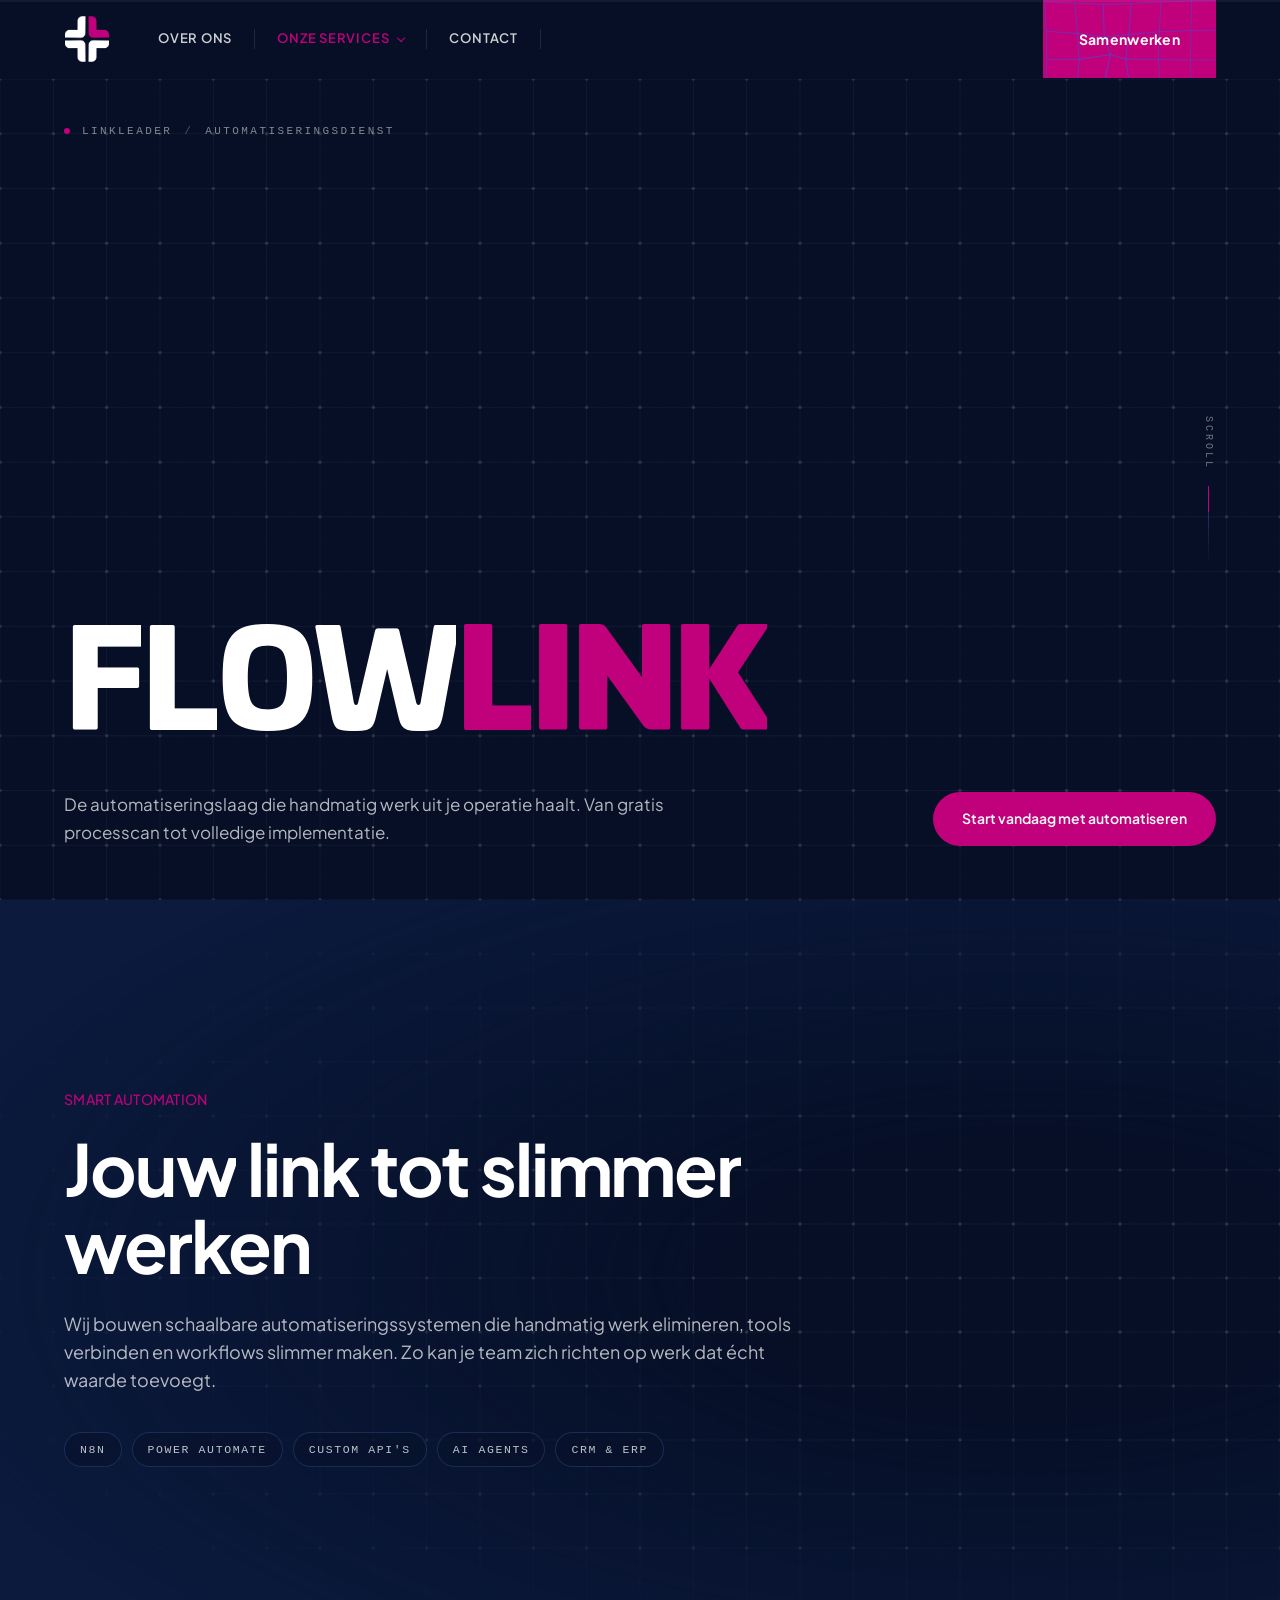
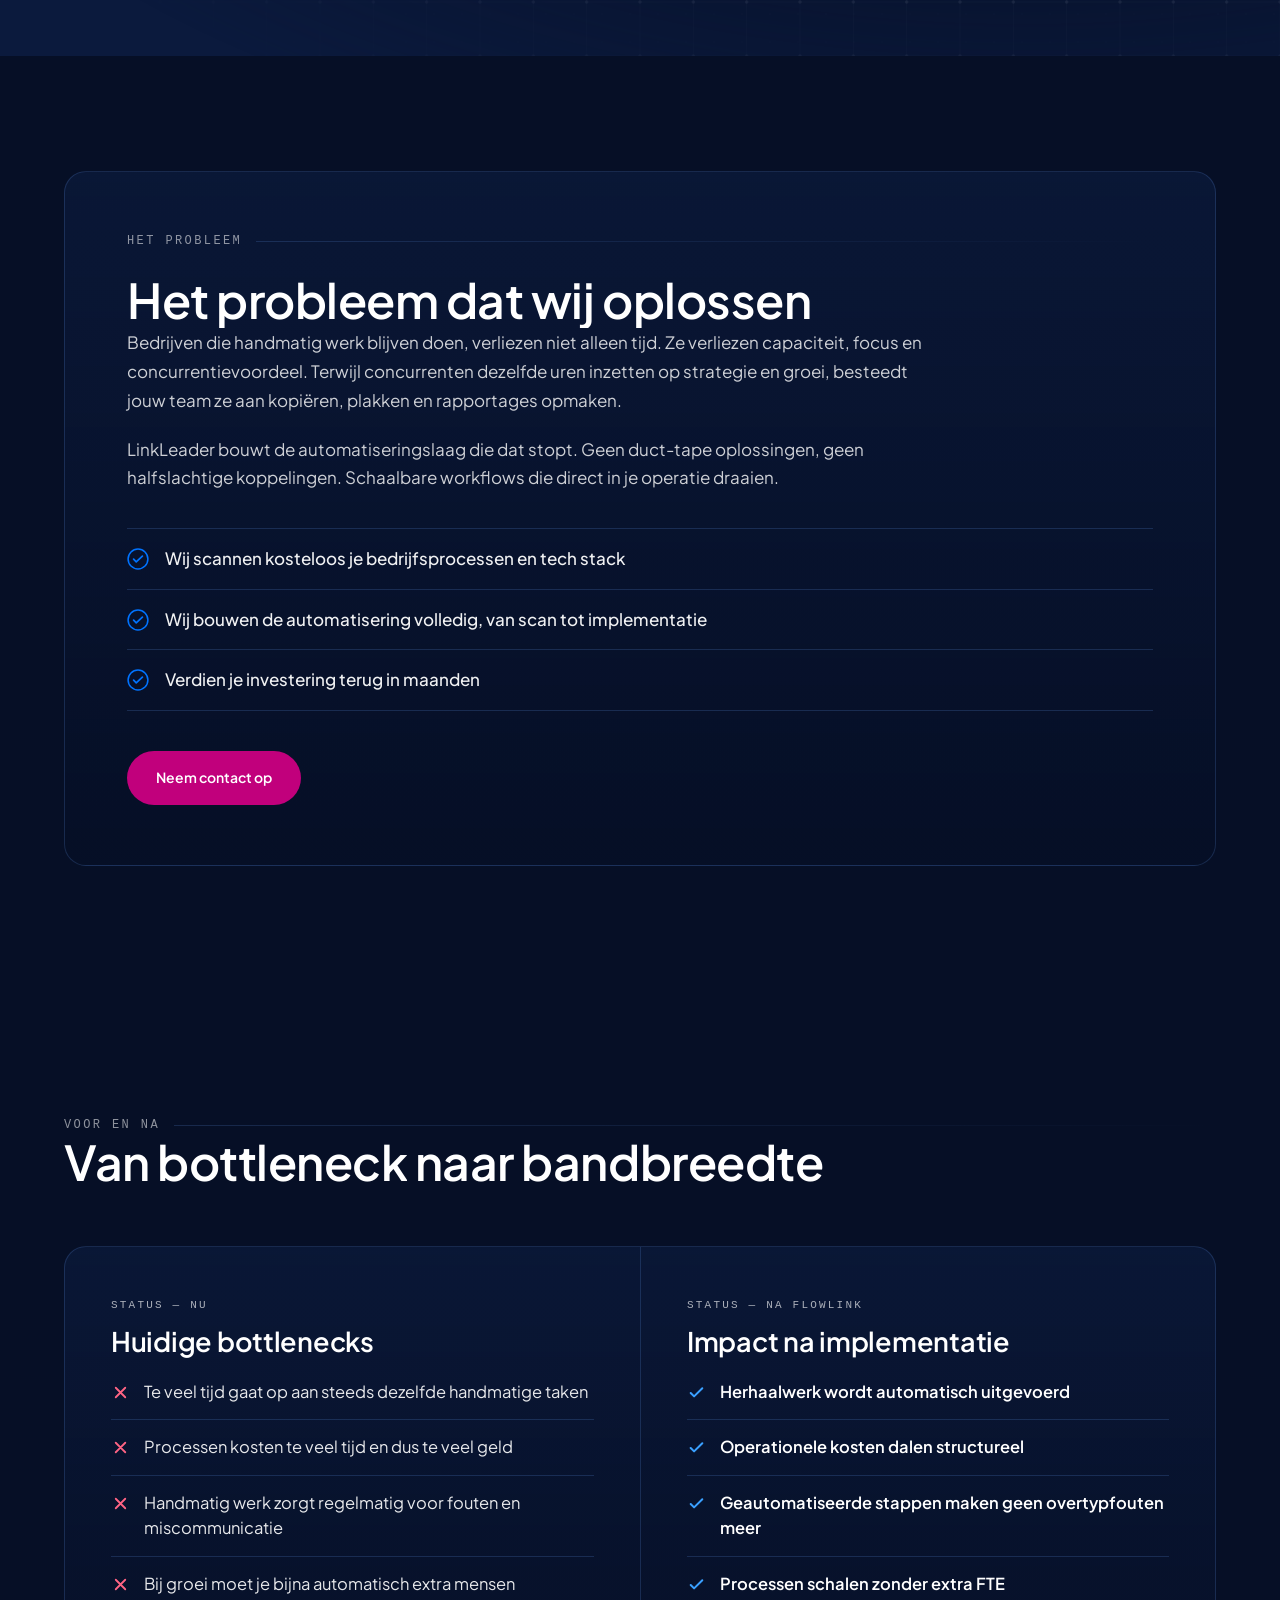
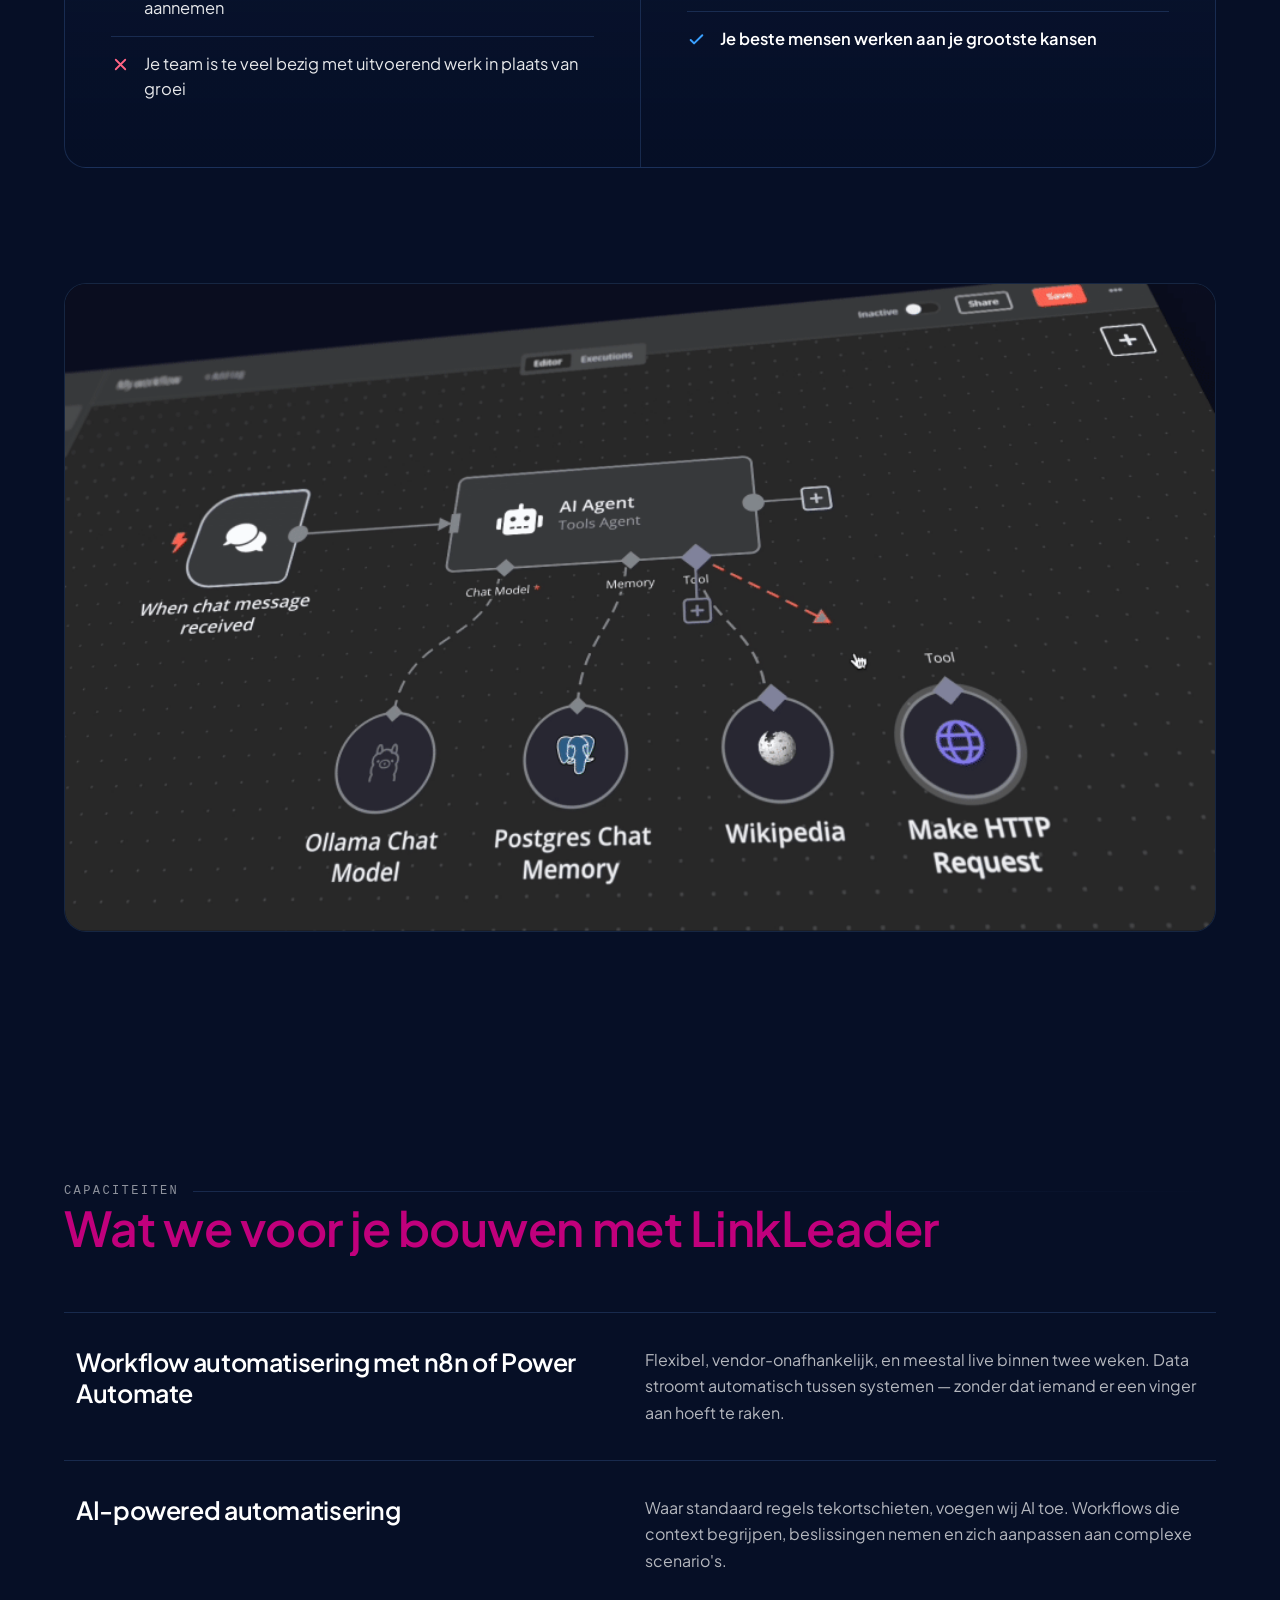
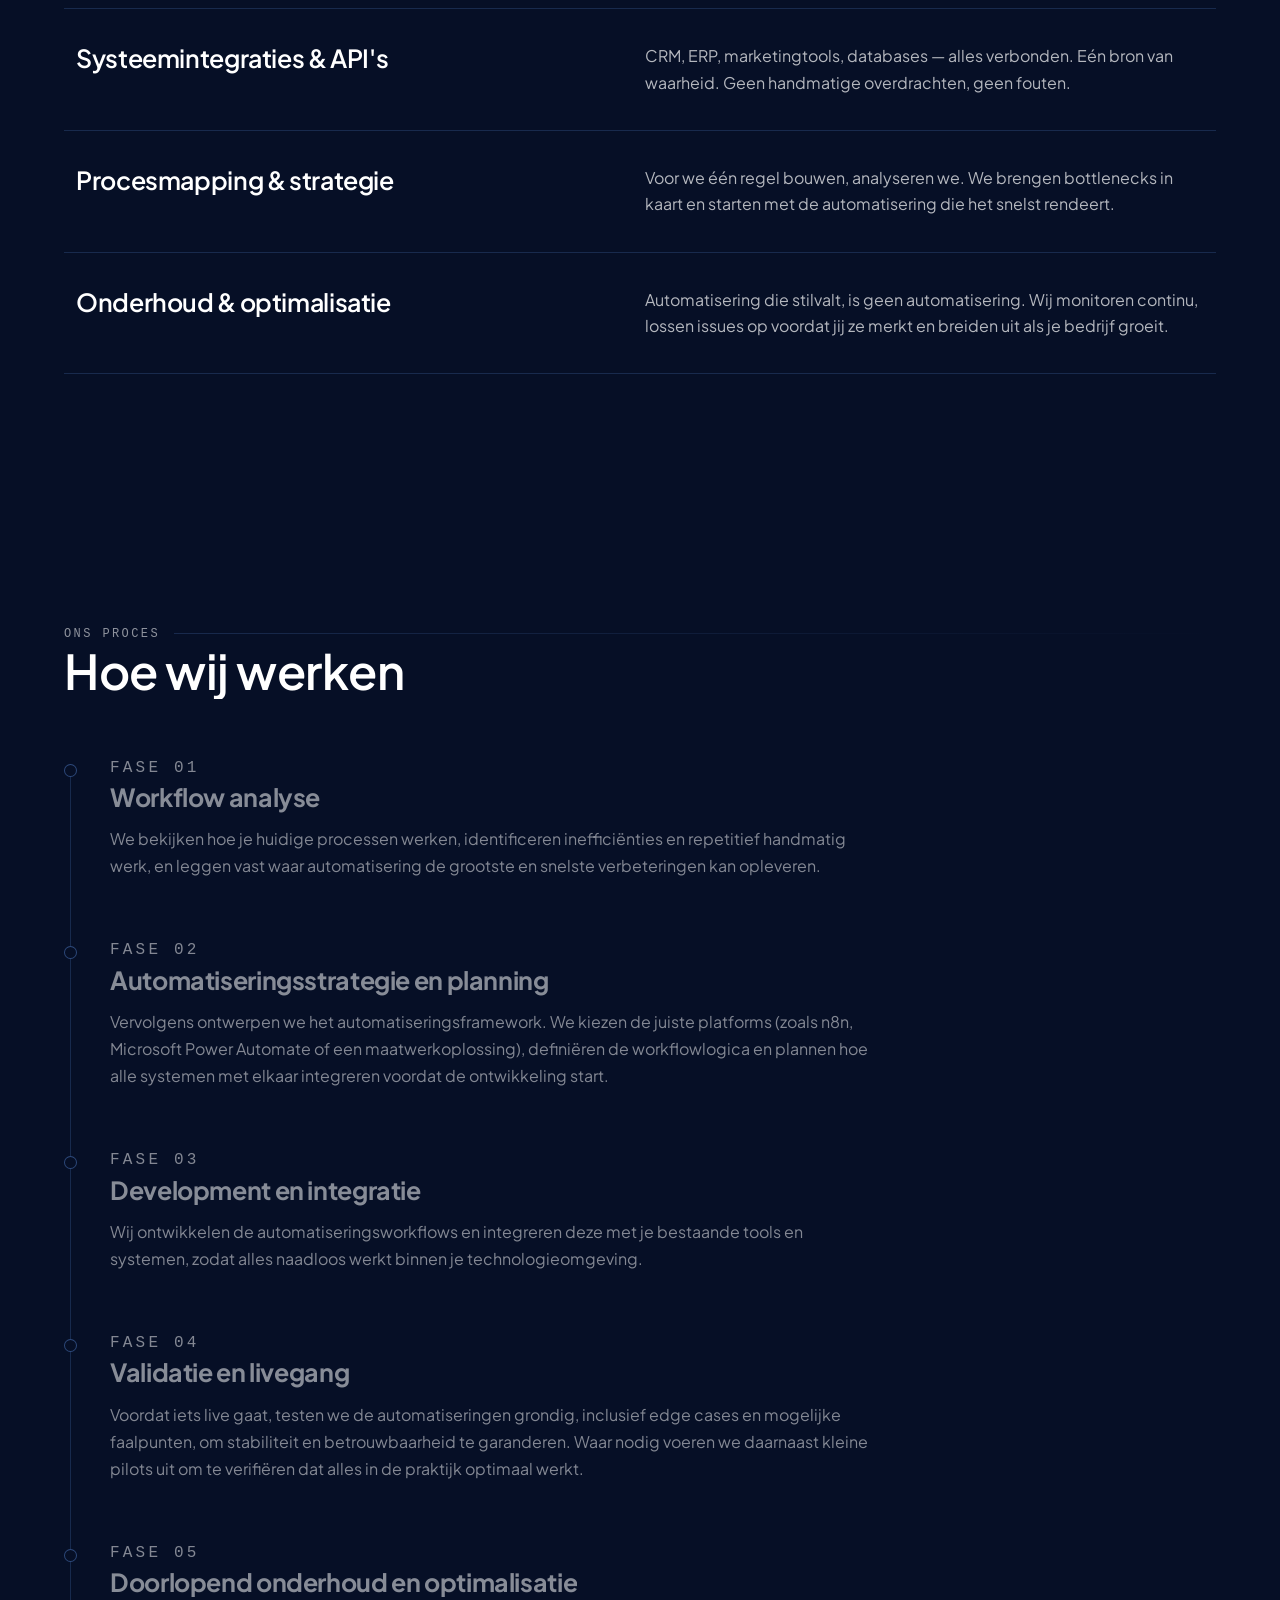
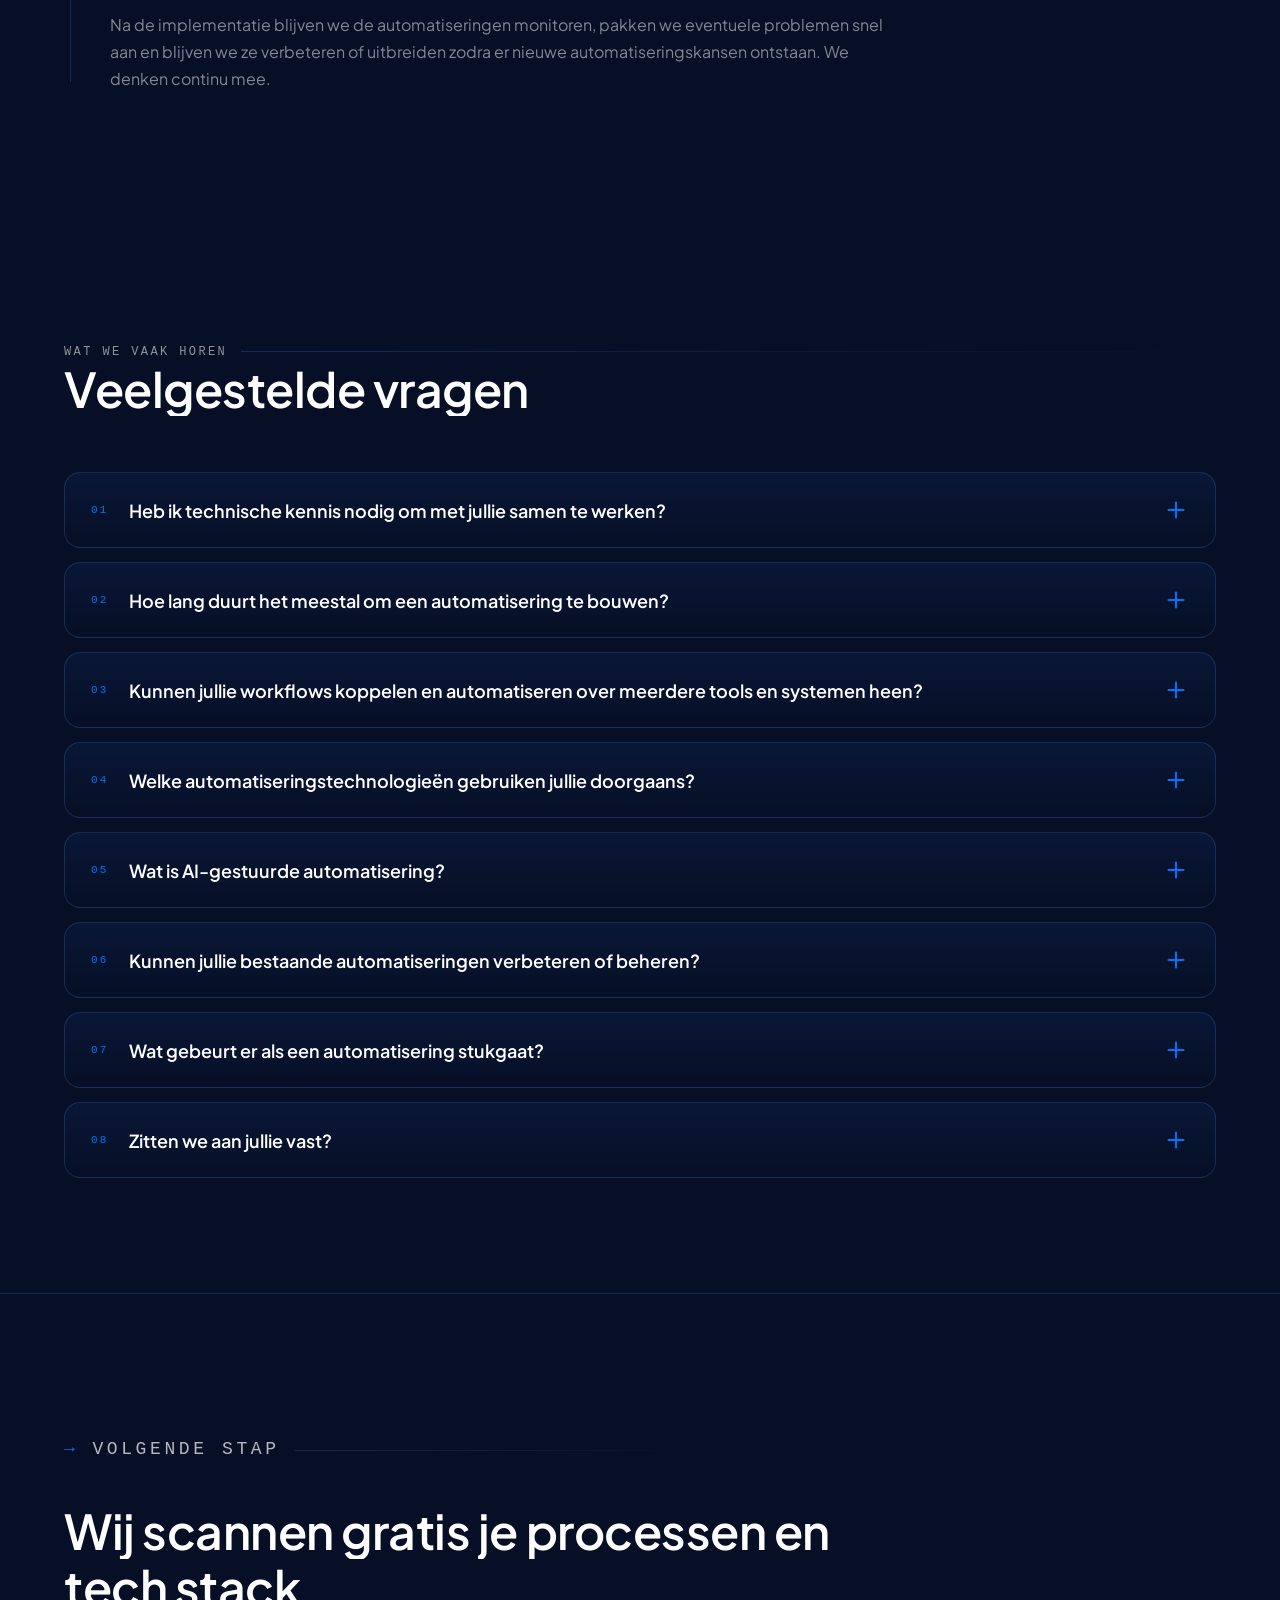
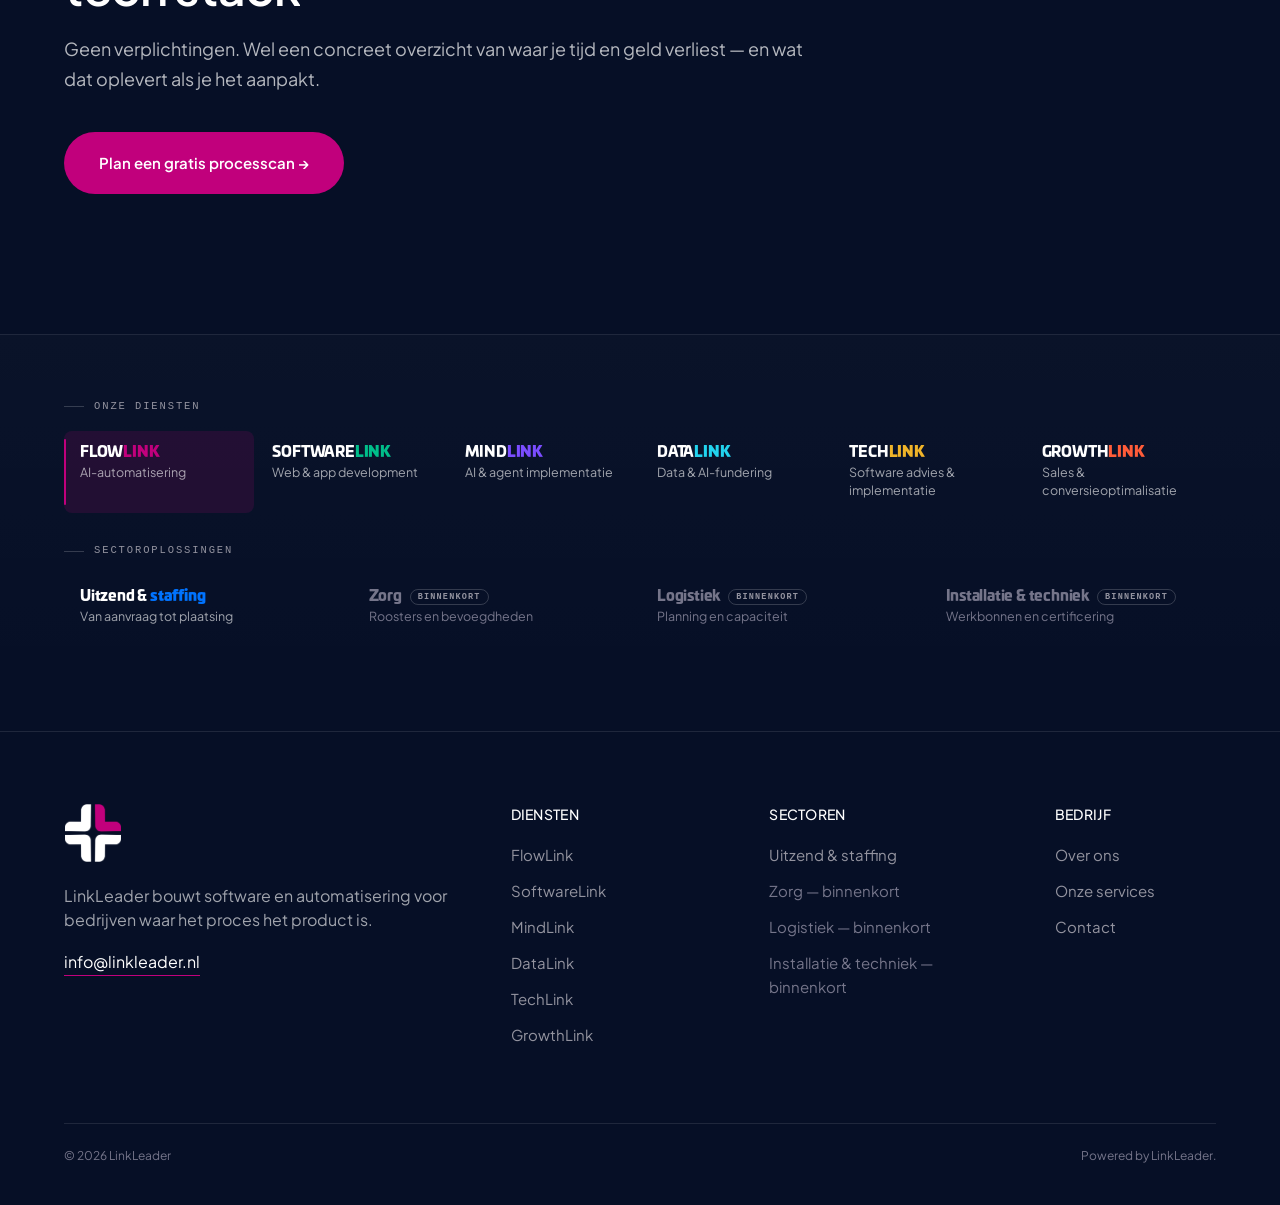
<file: ai-automation.html>
<!DOCTYPE html>
<html lang="nl">
<head>
<meta charset="utf-8">
<meta name="viewport" content="width=device-width, initial-scale=1">
<title>FlowLink — LinkLeader</title>
<meta name="description" content="Wij bouwen de automatiseringslaag die handmatig werk overbodig maakt: van gratis scan tot volledige implementatie.">
<link rel="preconnect" href="https://fonts.googleapis.com">
<link rel="preconnect" href="https://fonts.gstatic.com" crossorigin>
<link href="https://fonts.googleapis.com/css2?family=Plus+Jakarta+Sans:wght@400;500;600;700&display=swap" rel="stylesheet">
<link rel="stylesheet" href="styles.css?v=14">
<link rel="stylesheet" href="nav-services.css?v=6">
<link rel="stylesheet" href="fl-kit.css?v=10">
<link rel="stylesheet" href="flowlink.css?v=7">
</head>
<body>

<!-- ================= INTRO SPLASH ================= -->
<div class="intro-splash" id="introSplash" aria-hidden="true">
  <canvas class="intro-splash__canvas" id="introSplashGrid"></canvas>
  <div class="intro-splash__content">
    <h2 class="intro-splash__line"><span id="introSplashText"></span><span class="intro-splash__cursor"></span></h2>
  </div>
  <p class="intro-splash__hint">Klik of scroll om over te slaan</p>
</div>

<!-- ================= SCROLL PROGRESS ================= -->
<div class="scroll-progress" aria-hidden="true"><span class="scroll-progress__bar"></span></div>

<!-- ================= NAV ================= -->
<header class="nav">
  <div class="wide nav__inner">
    <a href="index.html" class="brand-link" aria-label="LinkLeader home">
      <img class="brand-link__logo" src="logo.png?v=1" alt="">
    </a>
    <nav class="nav__links">
      <a href="over-ons.html">Over ons</a>
      <a class="nav__svc" href="services.html" aria-expanded="false" aria-controls="svcmenu" aria-current="page">Onze services</a>
      <a href="contact.html">Contact</a>
    </nav>
    <a class="nav__cta" href="contact.html"><span>Samenwerken</span></a>
    <button class="nav__toggle" aria-expanded="false" aria-controls="mnav" aria-label="Menu"><span></span></button>
  </div>

  <div class="mega" id="svcmenu">
    <div class="wide">
      <div class="mega__in">
        <div class="mega__col">
          <p class="mega__k">Diensten</p>
          <div class="mega__grid">
            <a class="svci" href="ai-automation.html" style="--a:var(--acc-flow)" aria-current="page"><span class="svci__w">FLOW<i>LINK</i></span><span class="svci__d">AI-automatisering</span></a>
            <a class="svci" href="softwarelink.html" style="--a:var(--acc-software)"><span class="svci__w">SOFTWARE<i>LINK</i></span><span class="svci__d">Web &amp; app development</span></a>
            <a class="svci" href="mindlink.html" style="--a:var(--acc-mind)"><span class="svci__w">MIND<i>LINK</i></span><span class="svci__d">AI &amp; agent implementatie</span></a>
            <a class="svci" href="datalink.html" style="--a:var(--acc-data)"><span class="svci__w">DATA<i>LINK</i></span><span class="svci__d">Data &amp; AI-fundering</span></a>
            <a class="svci" href="techlink.html" style="--a:var(--acc-tech)"><span class="svci__w">TECH<i>LINK</i></span><span class="svci__d">Software advies &amp; implementatie</span></a>
            <a class="svci" href="growthlink.html" style="--a:var(--acc-growth)"><span class="svci__w">GROWTH<i>LINK</i></span><span class="svci__d">Sales &amp; conversieoptimalisatie</span></a>
          </div>
        </div>
        <div class="mega__col mega__col--sect">
          <p class="mega__k">Sectoren</p>
          <div class="mega__grid">
            <a class="svci" href="uitzendbureaus.html" style="--a:var(--acc-staffing)"><span class="svci__w">Uitzend &amp;<i> staffing</i></span><span class="svci__d">Van aanvraag tot plaatsing</span></a>
            <span class="svci svci--soon" style="--a:var(--acc-mind)"><span class="svci__w">Zorg<span class="svci__soon">Binnenkort</span></span><span class="svci__d">Roosters en bevoegdheden</span></span>
            <span class="svci svci--soon" style="--a:var(--acc-data)"><span class="svci__w">Logistiek<span class="svci__soon">Binnenkort</span></span><span class="svci__d">Planning en capaciteit</span></span>
            <span class="svci svci--soon" style="--a:var(--acc-tech)"><span class="svci__w">Installatie &amp; techniek<span class="svci__soon">Binnenkort</span></span><span class="svci__d">Werkbonnen en certificering</span></span>
          </div>
        </div>
      </div>
      <div class="mega__foot">
        <a href="services.html">Alle diensten en sectoren →</a>
        <p>Weet je niet waar te beginnen? <a href="contact.html">Plan een kennismaking</a></p>
      </div>
    </div>
  </div>

  <div class="nav__panel wide" id="mnav">
    <a href="over-ons.html">Over ons</a>
    <details class="mnav__grp" open>
      <summary>Onze services</summary>
      <div class="mnav__body">
        <p class="mnav__k">Diensten</p>
        <a class="" href="ai-automation.html" style="--a:var(--acc-flow)" aria-current="page"><span class="svci__w">FLOW<i>LINK</i></span><span class="svci__d">AI-automatisering</span></a>
        <a class="" href="softwarelink.html" style="--a:var(--acc-software)"><span class="svci__w">SOFTWARE<i>LINK</i></span><span class="svci__d">Web &amp; app development</span></a>
        <a class="" href="mindlink.html" style="--a:var(--acc-mind)"><span class="svci__w">MIND<i>LINK</i></span><span class="svci__d">AI &amp; agent implementatie</span></a>
        <a class="" href="datalink.html" style="--a:var(--acc-data)"><span class="svci__w">DATA<i>LINK</i></span><span class="svci__d">Data &amp; AI-fundering</span></a>
        <a class="" href="techlink.html" style="--a:var(--acc-tech)"><span class="svci__w">TECH<i>LINK</i></span><span class="svci__d">Software advies &amp; implementatie</span></a>
        <a class="" href="growthlink.html" style="--a:var(--acc-growth)"><span class="svci__w">GROWTH<i>LINK</i></span><span class="svci__d">Sales &amp; conversieoptimalisatie</span></a>
        <div class="mnav__sect"><p class="mnav__k">Sectoren</p>
        <a class="" href="uitzendbureaus.html" style="--a:var(--acc-staffing)"><span class="svci__w">Uitzend &amp;<i> staffing</i></span><span class="svci__d">Van aanvraag tot plaatsing</span></a>
        <span class=" svci--soon" style="--a:var(--acc-mind)"><span class="svci__w">Zorg<span class="svci__soon">Binnenkort</span></span><span class="svci__d">Roosters en bevoegdheden</span></span>
        <span class=" svci--soon" style="--a:var(--acc-data)"><span class="svci__w">Logistiek<span class="svci__soon">Binnenkort</span></span><span class="svci__d">Planning en capaciteit</span></span>
        <span class=" svci--soon" style="--a:var(--acc-tech)"><span class="svci__w">Installatie &amp; techniek<span class="svci__soon">Binnenkort</span></span><span class="svci__d">Werkbonnen en certificering</span></span>
        </div>
        <p class="mnav__k">Overzicht</p>
        <a href="services.html">Alle diensten en sectoren</a>
      </div>
    </details>
    <a href="contact.html">Contact</a>
    <a class="btn btn--primary btn--full" href="contact.html">Samenwerken</a>
  </div>
</header>

<!-- ================= HERO ================= -->
<section class="hero-grid hero-grid--mark-only" id="aiHero">
  <canvas class="hero-grid__canvas" id="aiHeroGrid" aria-hidden="true"></canvas>

  <p class="hero-meta"><span class="hero-meta__dot" aria-hidden="true"></span>LinkLeader <span class="hero-meta__sep" aria-hidden="true">/</span> Automatiseringsdienst</p>

  <div class="hero-cue" aria-hidden="true">
    <span>Scroll</span>
    <span class="hero-cue__line"></span>
  </div>

  <div class="hero-lead">
    <p class="flowlink-mark"><span class="fl-flow">FLOW</span><span class="fl-link">LINK</span></p>
    <div class="hero-lead__row">
      <p class="hero-sub">De automatiseringslaag die handmatig werk uit je operatie haalt. Van gratis processcan tot volledige implementatie.</p>
      <a class="btn btn--primary hero-lead__cta" href="contact.html" data-magnetic>Start vandaag met automatiseren</a>
    </div>
  </div>
</section>

<!-- ================= INTRO ================= -->
<section class="hero-grid fl-intro" id="aiIntro">
  <canvas class="hero-grid__canvas" id="aiIntroGrid" aria-hidden="true"></canvas>
  <div class="wide">
    <div class="fl-intro__inner">
      <p class="eyebrow">Smart Automation</p>
      <h1 class="h-product" data-split>Jouw link tot slimmer werken</h1>
      <p class="lead fl-intro__lead">Wij bouwen schaalbare automatiseringssystemen die handmatig werk elimineren, tools verbinden en workflows slimmer maken. Zo kan je team zich richten op werk dat écht waarde toevoegt.</p>
      <ul class="spec-strip reveal reveal--group" data-stagger>
        <li>n8n</li>
        <li>Power Automate</li>
        <li>Custom API's</li>
        <li>AI agents</li>
        <li>CRM &amp; ERP</li>
      </ul>
    </div>
  </div>
</section>

<!-- ================= 01 — HET PROBLEEM ================= -->
<section class="fl-section">
  <div class="wide">
    <div class="tech-panel grid-spot reveal">
      <p class="sec-index">Het probleem</p>
      <h2 class="h-section" data-split>Het probleem dat wij oplossen</h2>
      <p class="fl-body">Bedrijven die handmatig werk blijven doen, verliezen niet alleen tijd. Ze verliezen capaciteit, focus en concurrentievoordeel. Terwijl concurrenten dezelfde uren inzetten op strategie en groei, besteedt jouw team ze aan kopiëren, plakken en rapportages opmaken.</p>
      <p class="fl-body">LinkLeader bouwt de automatiseringslaag die dat stopt. Geen duct-tape oplossingen, geen halfslachtige koppelingen. Schaalbare workflows die direct in je operatie draaien.</p>

      <ul class="check-rows reveal reveal--group" data-stagger>
        <li>
          <svg viewBox="0 0 20 20" fill="none" aria-hidden="true"><circle cx="10" cy="10" r="9" stroke="currentColor" stroke-width="1.4"/><path d="M6 10.2l2.4 2.4L14 7.4" stroke="currentColor" stroke-width="1.6" stroke-linecap="round" stroke-linejoin="round"/></svg>
          <span>Wij scannen kosteloos je bedrijfsprocessen en tech stack</span>
        </li>
        <li>
          <svg viewBox="0 0 20 20" fill="none" aria-hidden="true"><circle cx="10" cy="10" r="9" stroke="currentColor" stroke-width="1.4"/><path d="M6 10.2l2.4 2.4L14 7.4" stroke="currentColor" stroke-width="1.6" stroke-linecap="round" stroke-linejoin="round"/></svg>
          <span>Wij bouwen de automatisering volledig, van scan tot implementatie</span>
        </li>
        <li>
          <svg viewBox="0 0 20 20" fill="none" aria-hidden="true"><circle cx="10" cy="10" r="9" stroke="currentColor" stroke-width="1.4"/><path d="M6 10.2l2.4 2.4L14 7.4" stroke="currentColor" stroke-width="1.6" stroke-linecap="round" stroke-linejoin="round"/></svg>
          <span>Verdien je investering terug in maanden</span>
        </li>
      </ul>

      <a class="btn btn--primary" href="contact.html" data-magnetic>Neem contact op</a>
    </div>
  </div>
</section>

<!-- ================= 02 — BOTTLENECKS VS IMPACT ================= -->
<section class="compare-section" id="pinkSection">
  <div class="wide">
    <div class="band__head band__head--flush reveal">
      <p class="sec-index">Voor en na</p>
      <h2 class="h-section" data-split>Van bottleneck naar bandbreedte</h2>
    </div>

    <div class="tech-panel compare-grid grid-spot reveal">
      <div class="compare-col compare-col--bad">
        <p class="compare-col__tag">Status — nu</p>
        <h3>Huidige bottlenecks</h3>
        <ul class="reveal reveal--group" data-stagger>
          <li>
            <svg viewBox="0 0 18 18" fill="none" aria-hidden="true"><path d="M4.5 4.5l9 9M13.5 4.5l-9 9" stroke="currentColor" stroke-width="1.7" stroke-linecap="round"/></svg>
            <span>Te veel tijd gaat op aan steeds dezelfde handmatige taken</span>
          </li>
          <li>
            <svg viewBox="0 0 18 18" fill="none" aria-hidden="true"><path d="M4.5 4.5l9 9M13.5 4.5l-9 9" stroke="currentColor" stroke-width="1.7" stroke-linecap="round"/></svg>
            <span>Processen kosten te veel tijd en dus te veel geld</span>
          </li>
          <li>
            <svg viewBox="0 0 18 18" fill="none" aria-hidden="true"><path d="M4.5 4.5l9 9M13.5 4.5l-9 9" stroke="currentColor" stroke-width="1.7" stroke-linecap="round"/></svg>
            <span>Handmatig werk zorgt regelmatig voor fouten en miscommunicatie</span>
          </li>
          <li>
            <svg viewBox="0 0 18 18" fill="none" aria-hidden="true"><path d="M4.5 4.5l9 9M13.5 4.5l-9 9" stroke="currentColor" stroke-width="1.7" stroke-linecap="round"/></svg>
            <span>Bij groei moet je bijna automatisch extra mensen aannemen</span>
          </li>
          <li>
            <svg viewBox="0 0 18 18" fill="none" aria-hidden="true"><path d="M4.5 4.5l9 9M13.5 4.5l-9 9" stroke="currentColor" stroke-width="1.7" stroke-linecap="round"/></svg>
            <span>Je team is te veel bezig met uitvoerend werk in plaats van groei</span>
          </li>
        </ul>
      </div>

      <div class="compare-col compare-col--good">
        <p class="compare-col__tag">Status — na FlowLink</p>
        <h3>Impact na implementatie</h3>
        <ul class="reveal reveal--group" data-stagger>
          <li>
            <svg viewBox="0 0 18 18" fill="none" aria-hidden="true"><path d="M3.5 9.5l3.2 3.2L14.5 5" stroke="currentColor" stroke-width="1.9" stroke-linecap="round" stroke-linejoin="round"/></svg>
            <span>Herhaalwerk wordt automatisch uitgevoerd</span>
          </li>
          <li>
            <svg viewBox="0 0 18 18" fill="none" aria-hidden="true"><path d="M3.5 9.5l3.2 3.2L14.5 5" stroke="currentColor" stroke-width="1.9" stroke-linecap="round" stroke-linejoin="round"/></svg>
            <span>Operationele kosten dalen structureel</span>
          </li>
          <li>
            <svg viewBox="0 0 18 18" fill="none" aria-hidden="true"><path d="M3.5 9.5l3.2 3.2L14.5 5" stroke="currentColor" stroke-width="1.9" stroke-linecap="round" stroke-linejoin="round"/></svg>
            <span>Geautomatiseerde stappen maken geen overtypfouten meer</span>
          </li>
          <li>
            <svg viewBox="0 0 18 18" fill="none" aria-hidden="true"><path d="M3.5 9.5l3.2 3.2L14.5 5" stroke="currentColor" stroke-width="1.9" stroke-linecap="round" stroke-linejoin="round"/></svg>
            <span>Processen schalen zonder extra FTE</span>
          </li>
          <li>
            <svg viewBox="0 0 18 18" fill="none" aria-hidden="true"><path d="M3.5 9.5l3.2 3.2L14.5 5" stroke="currentColor" stroke-width="1.9" stroke-linecap="round" stroke-linejoin="round"/></svg>
            <span>Je beste mensen werken aan je grootste kansen</span>
          </li>
        </ul>
      </div>
    </div>
  </div>
</section>

<!-- ================= SYSTEEMWEERGAVE ================= -->
<section class="fl-section fl-section--flush">
  <div class="wide">
    <figure class="sysview reveal reveal--wipe">
      <img src="automation%20animation.gif" alt="Animatie van een geautomatiseerde workflow waarin systemen onderling data uitwisselen" loading="lazy" decoding="async">
    </figure>
  </div>
</section>

<!-- ================= 03 — WAT WE BOUWEN ================= -->
<section class="fl-section">
  <div class="wide">
    <div class="band__head band__head--flush reveal">
      <p class="sec-index">Capaciteiten</p>
      <h2 class="h-section h-section--pink" data-split>Wat we voor je bouwen met LinkLeader</h2>
    </div>

    <div class="build-list reveal reveal--group" data-stagger>
      <article class="build-row grid-spot">
        <h3>Workflow automatisering met n8n of Power Automate</h3>
        <p>Flexibel, vendor-onafhankelijk, en meestal live binnen twee weken. Data stroomt automatisch tussen systemen — zonder dat iemand er een vinger aan hoeft te raken.</p>
      </article>
      <article class="build-row grid-spot">
        <h3>AI-powered automatisering</h3>
        <p>Waar standaard regels tekortschieten, voegen wij AI toe. Workflows die context begrijpen, beslissingen nemen en zich aanpassen aan complexe scenario's.</p>
      </article>
      <article class="build-row grid-spot">
        <h3>Systeemintegraties &amp; API's</h3>
        <p>CRM, ERP, marketingtools, databases — alles verbonden. Eén bron van waarheid. Geen handmatige overdrachten, geen fouten.</p>
      </article>
      <article class="build-row grid-spot">
        <h3>Procesmapping &amp; strategie</h3>
        <p>Voor we één regel bouwen, analyseren we. We brengen bottlenecks in kaart en starten met de automatisering die het snelst rendeert.</p>
      </article>
      <article class="build-row grid-spot">
        <h3>Onderhoud &amp; optimalisatie</h3>
        <p>Automatisering die stilvalt, is geen automatisering. Wij monitoren continu, lossen issues op voordat jij ze merkt en breiden uit als je bedrijf groeit.</p>
      </article>
    </div>
  </div>
</section>

<!-- ================= 04 — HOE WIJ WERKEN ================= -->
<section class="fl-section process-section">
  <div class="wide">
    <div class="band__head band__head--flush reveal">
      <p class="sec-index">Ons proces</p>
      <h2 class="h-section" data-split>Hoe wij werken</h2>
    </div>

    <div class="process-timeline">
      <span class="process-timeline__fill" aria-hidden="true"></span>

      <div class="process-step">
        <span class="process-step__dot" aria-hidden="true"></span>
        <p class="process-step__k">Fase 01</p>
        <h3 data-split>Workflow analyse</h3>
        <p>We bekijken hoe je huidige processen werken, identificeren inefficiënties en repetitief handmatig werk, en leggen vast waar automatisering de grootste en snelste verbeteringen kan opleveren.</p>
      </div>

      <div class="process-step">
        <span class="process-step__dot" aria-hidden="true"></span>
        <p class="process-step__k">Fase 02</p>
        <h3 data-split>Automatiseringsstrategie en planning</h3>
        <p>Vervolgens ontwerpen we het automatiseringsframework. We kiezen de juiste platforms (zoals n8n, Microsoft Power Automate of een maatwerkoplossing), definiëren de workflowlogica en plannen hoe alle systemen met elkaar integreren voordat de ontwikkeling start.</p>
      </div>

      <div class="process-step">
        <span class="process-step__dot" aria-hidden="true"></span>
        <p class="process-step__k">Fase 03</p>
        <h3 data-split>Development en integratie</h3>
        <p>Wij ontwikkelen de automatiseringsworkflows en integreren deze met je bestaande tools en systemen, zodat alles naadloos werkt binnen je technologieomgeving.</p>
      </div>

      <div class="process-step">
        <span class="process-step__dot" aria-hidden="true"></span>
        <p class="process-step__k">Fase 04</p>
        <h3 data-split>Validatie en livegang</h3>
        <p>Voordat iets live gaat, testen we de automatiseringen grondig, inclusief edge cases en mogelijke faalpunten, om stabiliteit en betrouwbaarheid te garanderen. Waar nodig voeren we daarnaast kleine pilots uit om te verifiëren dat alles in de praktijk optimaal werkt.</p>
      </div>

      <div class="process-step">
        <span class="process-step__dot" aria-hidden="true"></span>
        <p class="process-step__k">Fase 05</p>
        <h3 data-split>Doorlopend onderhoud en optimalisatie</h3>
        <p>Na de implementatie blijven we de automatiseringen monitoren, pakken we eventuele problemen snel aan en blijven we ze verbeteren of uitbreiden zodra er nieuwe automatiseringskansen ontstaan. We denken continu mee.</p>
      </div>
    </div>
  </div>
</section>

<!-- ================= 05 — FAQ ================= -->
<section class="fl-section faq-section">
  <div class="wide">
    <div class="band__head band__head--flush reveal">
      <p class="sec-index">Wat we vaak horen</p>
      <h2 class="h-section" data-split>Veelgestelde vragen</h2>
    </div>

    <div class="qa reveal reveal--group" data-stagger>
      <div class="qa__item grid-spot">
        <button class="qa__toggle" aria-expanded="false">
          <span class="qa__n" aria-hidden="true">01</span>
          <span class="qa__q">Heb ik technische kennis nodig om met jullie samen te werken?</span>
          <span class="qa__icon" aria-hidden="true"></span>
        </button>
        <div class="qa__panel"><div class="qa__panel-inner">
          <p class="qa__a">Er is geen technische achtergrond nodig. Je legt gewoon het proces uit dat je wilt verbeteren en de resultaten die je wilt bereiken. Wij verzorgen het ontwerp, de ontwikkeling en de implementatie van de automatisering voor je.</p>
        </div></div>
      </div>

      <div class="qa__item grid-spot">
        <button class="qa__toggle" aria-expanded="false">
          <span class="qa__n" aria-hidden="true">02</span>
          <span class="qa__q">Hoe lang duurt het meestal om een automatisering te bouwen?</span>
          <span class="qa__icon" aria-hidden="true"></span>
        </button>
        <div class="qa__panel"><div class="qa__panel-inner">
          <p class="qa__a">De tijdlijn hangt af van hoe complex de workflow is. Kleinere automatiseringen kunnen vaak binnen een paar dagen worden afgerond. Grotere oplossingen die meerdere systemen koppelen en testen vereisen, kunnen een paar weken in beslag nemen.</p>
        </div></div>
      </div>

      <div class="qa__item grid-spot">
        <button class="qa__toggle" aria-expanded="false">
          <span class="qa__n" aria-hidden="true">03</span>
          <span class="qa__q">Kunnen jullie workflows koppelen en automatiseren over meerdere tools en systemen heen?</span>
          <span class="qa__icon" aria-hidden="true"></span>
        </button>
        <div class="qa__panel"><div class="qa__panel-inner">
          <p class="qa__a">Absoluut, hier creëren wij vaak de meeste waarde. Veel bedrijven gebruiken meerdere platforms tegelijk, zoals CRM-systemen, databases, messagingtools en andere software. Wij bouwen integraties waarmee deze systemen met elkaar communiceren, zodat informatie automatisch tussen hen wordt uitgewisseld.</p>
        </div></div>
      </div>

      <div class="qa__item grid-spot">
        <button class="qa__toggle" aria-expanded="false">
          <span class="qa__n" aria-hidden="true">04</span>
          <span class="qa__q">Welke automatiseringstechnologieën gebruiken jullie doorgaans?</span>
          <span class="qa__icon" aria-hidden="true"></span>
        </button>
        <div class="qa__panel"><div class="qa__panel-inner">
          <p class="qa__a">We bouwen vaak oplossingen met platforms zoals n8n en Microsoft Power Automate. Als een project iets anders vereist, kunnen we ook maatwerkintegraties ontwikkelen. De keuze van de technologie hangt af van wat het beste past bij je bestaande systemen.</p>
        </div></div>
      </div>

      <div class="qa__item grid-spot">
        <button class="qa__toggle" aria-expanded="false">
          <span class="qa__n" aria-hidden="true">05</span>
          <span class="qa__q">Wat is AI-gestuurde automatisering?</span>
          <span class="qa__icon" aria-hidden="true"></span>
        </button>
        <div class="qa__panel"><div class="qa__panel-inner">
          <p class="qa__a">Standaard automatisering werkt met vooraf gedefinieerde regels — bijvoorbeeld: "als X gebeurt, voer dan Y uit." AI-gestuurde automatisering gaat hier verder op in door workflows in staat te stellen informatie te analyseren, context te begrijpen en slimmere beslissingen te nemen in plaats van alleen vaste instructies te volgen.</p>
        </div></div>
      </div>

      <div class="qa__item grid-spot">
        <button class="qa__toggle" aria-expanded="false">
          <span class="qa__n" aria-hidden="true">06</span>
          <span class="qa__q">Kunnen jullie bestaande automatiseringen verbeteren of beheren?</span>
          <span class="qa__icon" aria-hidden="true"></span>
        </button>
        <div class="qa__panel"><div class="qa__panel-inner">
          <p class="qa__a">Ja. Als je al workflows hebt ingericht, kunnen we deze beoordelen, inefficiënties identificeren en verbeteringen doorvoeren. Dit geldt voor systemen die intern zijn opgezet of door een andere leverancier zijn gemaakt.</p>
        </div></div>
      </div>

      <div class="qa__item grid-spot">
        <button class="qa__toggle" aria-expanded="false">
          <span class="qa__n" aria-hidden="true">07</span>
          <span class="qa__q">Wat gebeurt er als een automatisering stukgaat?</span>
          <span class="qa__icon" aria-hidden="true"></span>
        </button>
        <div class="qa__panel"><div class="qa__panel-inner">
          <p class="qa__a">Dan weten wij het eerder dan jij. Elke flow die we bouwen heeft monitoring: valt hij om of duurt hij te lang, dan krijgen we een melding en pakken we het op. Wat er is misgegaan en wat we eraan hebben gedaan, zie je terug in de rapportage — geen stille fouten.</p>
        </div></div>
      </div>

      <div class="qa__item grid-spot">
        <button class="qa__toggle" aria-expanded="false">
          <span class="qa__n" aria-hidden="true">08</span>
          <span class="qa__q">Zitten we aan jullie vast?</span>
          <span class="qa__icon" aria-hidden="true"></span>
        </button>
        <div class="qa__panel"><div class="qa__panel-inner">
          <p class="qa__a">Nee. De flows draaien op jouw accounts en de configuratie is van jou. Wij documenteren wat we bouwen, zodat je team of een andere partij het kan overnemen. Dat je blijft, moet een keuze zijn en geen gevolg.</p>
        </div></div>
      </div>
    </div>
  </div>
</section>

<!-- ================= GRATIS SCAN ================= -->
<section class="scan-section" id="scanSection">
  <canvas class="hero-grid__canvas" id="scanGrid" aria-hidden="true"></canvas>
  <div class="wide">
    <div class="scan-panel reveal">
      <p class="sec-index"><span class="sec-index__n">→</span> Volgende stap</p>
      <h2 class="h-section" data-split>Wij scannen gratis je processen en tech stack</h2>
      <p>Geen verplichtingen. Wel een concreet overzicht van waar je tijd en geld verliest — en wat dat oplevert als je het aanpakt.</p>
      <a class="btn btn--primary btn--lg" href="contact.html" data-magnetic>Plan een gratis processcan →</a>
    </div>
  </div>
</section>

<!-- ================= FOOTER ================= -->
<!-- ================= DIENSTENBALK ================= -->
<section class="svcband">
  <div class="wide">
    <p class="svcband__k">Onze diensten</p>
    <div class="svcband__row">
      <a class="svci" href="ai-automation.html" style="--a:var(--acc-flow)" aria-current="page"><span class="svci__w">FLOW<i>LINK</i></span><span class="svci__d">AI-automatisering</span></a>
      <a class="svci" href="softwarelink.html" style="--a:var(--acc-software)"><span class="svci__w">SOFTWARE<i>LINK</i></span><span class="svci__d">Web &amp; app development</span></a>
      <a class="svci" href="mindlink.html" style="--a:var(--acc-mind)"><span class="svci__w">MIND<i>LINK</i></span><span class="svci__d">AI &amp; agent implementatie</span></a>
      <a class="svci" href="datalink.html" style="--a:var(--acc-data)"><span class="svci__w">DATA<i>LINK</i></span><span class="svci__d">Data &amp; AI-fundering</span></a>
      <a class="svci" href="techlink.html" style="--a:var(--acc-tech)"><span class="svci__w">TECH<i>LINK</i></span><span class="svci__d">Software advies &amp; implementatie</span></a>
      <a class="svci" href="growthlink.html" style="--a:var(--acc-growth)"><span class="svci__w">GROWTH<i>LINK</i></span><span class="svci__d">Sales &amp; conversieoptimalisatie</span></a>
    </div>
    <p class="svcband__k svcband__k--2">Sectoroplossingen</p>
    <div class="svcband__row svcband__row--sect">
      <a class="svci" href="uitzendbureaus.html" style="--a:var(--acc-staffing)"><span class="svci__w">Uitzend &amp;<i> staffing</i></span><span class="svci__d">Van aanvraag tot plaatsing</span></a>
      <span class="svci svci--soon" style="--a:var(--acc-mind)"><span class="svci__w">Zorg<span class="svci__soon">Binnenkort</span></span><span class="svci__d">Roosters en bevoegdheden</span></span>
      <span class="svci svci--soon" style="--a:var(--acc-data)"><span class="svci__w">Logistiek<span class="svci__soon">Binnenkort</span></span><span class="svci__d">Planning en capaciteit</span></span>
      <span class="svci svci--soon" style="--a:var(--acc-tech)"><span class="svci__w">Installatie &amp; techniek<span class="svci__soon">Binnenkort</span></span><span class="svci__d">Werkbonnen en certificering</span></span>
    </div>
  </div>
</section>

<footer class="footer">
  <div class="wide">
    <div class="footer__grid">
      <div>
        <div class="footer-brand">
          <img id="footerLogo" src="logo.png?v=1" alt="LinkLeader logo">
        </div>
        <p>LinkLeader bouwt software en automatisering voor bedrijven waar het proces het product is.</p>
        <a class="link-under" href="mailto:info@linkleader.nl">info@linkleader.nl</a>
      </div>
      <div>
        <h4>Diensten</h4>
        <ul>
          <li><a href="ai-automation.html">FlowLink</a></li>
          <li><a href="softwarelink.html">SoftwareLink</a></li>
          <li><a href="mindlink.html">MindLink</a></li>
          <li><a href="datalink.html">DataLink</a></li>
          <li><a href="techlink.html">TechLink</a></li>
          <li><a href="growthlink.html">GrowthLink</a></li>
        </ul>
      </div>
      <div class="foot-sect">
        <h4>Sectoren</h4>
        <ul>
          <li><a href="uitzendbureaus.html">Uitzend &amp; staffing</a></li>
          <li><span class="foot-soon">Zorg — binnenkort</span></li>
          <li><span class="foot-soon">Logistiek — binnenkort</span></li>
          <li><span class="foot-soon">Installatie &amp; techniek — binnenkort</span></li>
        </ul>
      </div>
      <div>
        <h4>Bedrijf</h4>
        <ul>
          <li><a href="over-ons.html">Over ons</a></li>
          <li><a href="services.html">Onze services</a></li>
          <li><a href="contact.html">Contact</a></li>
        </ul>
      </div>
    </div>
    <div class="footer__bottom">
      <span class="micro">© 2026 LinkLeader</span>
      <span class="micro">Powered by LinkLeader.</span>
    </div>
  </div>
</footer>

<script src="site.js?v=4"></script>
<script src="nav-services.js?v=1"></script>
<script src="kinetic-grid.js?v=5"></script>
<script src="card-grid.js?v=3"></script>
<script src="intro-splash.js?v=2"></script>
<script src="fl-motion.js?v=2"></script>
<script src="flowlink.js?v=2"></script>
<script>
(function(){
  'use strict';
  // The splash covers the whole viewport, so it has to be started first:
  // if a canvas init below ever threw, the overlay would otherwise be stranded
  // on screen with nothing left running to dismiss it.
  window.initIntroSplash('We automate the unthinkable');

  window.initKineticGrid(document.getElementById('aiHeroGrid'), document.getElementById('aiHero'));
  window.initKineticGrid(document.getElementById('aiIntroGrid'), document.getElementById('aiIntro'));
  window.initKineticGrid(document.getElementById('scanGrid'), document.getElementById('scanSection'));

  var navCta = document.querySelector('.nav__cta');
  if(navCta) window.initCardGrid(navCta);
})();
</script>
</body>
</html>
</file>
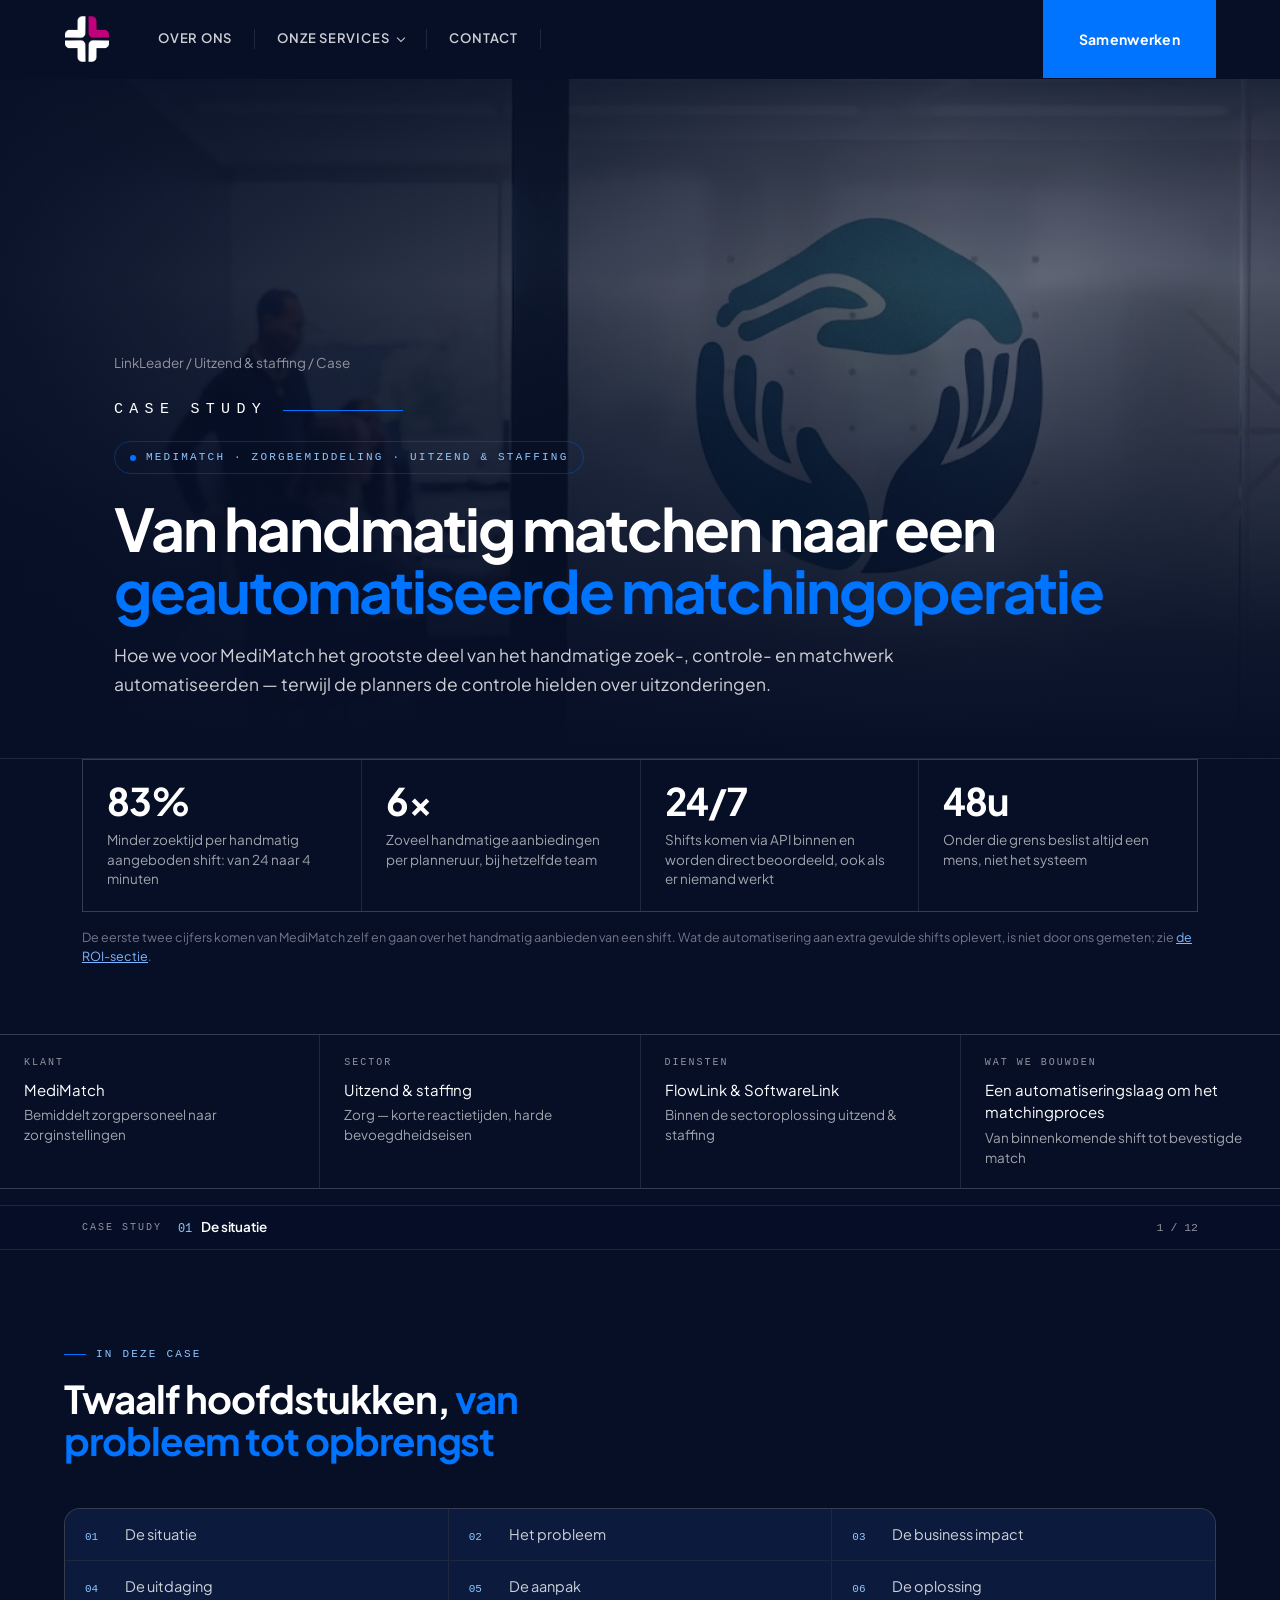
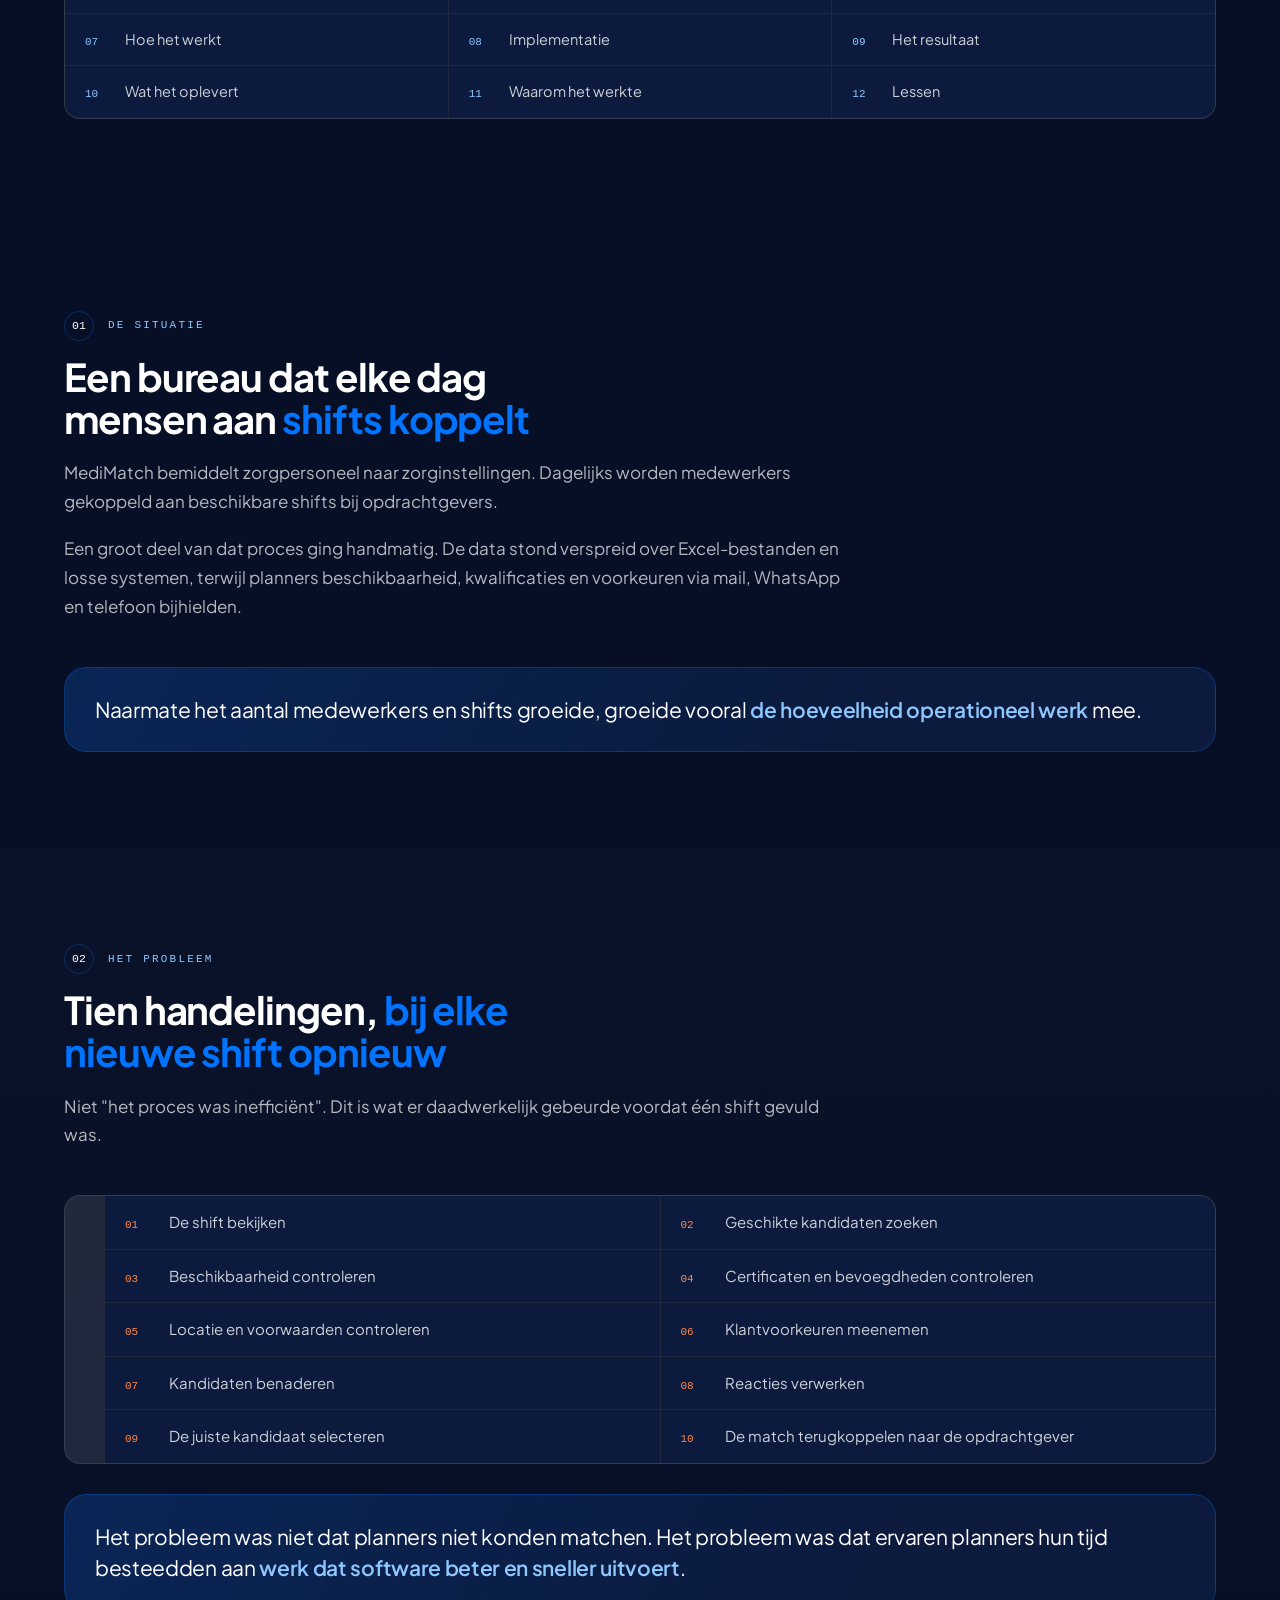
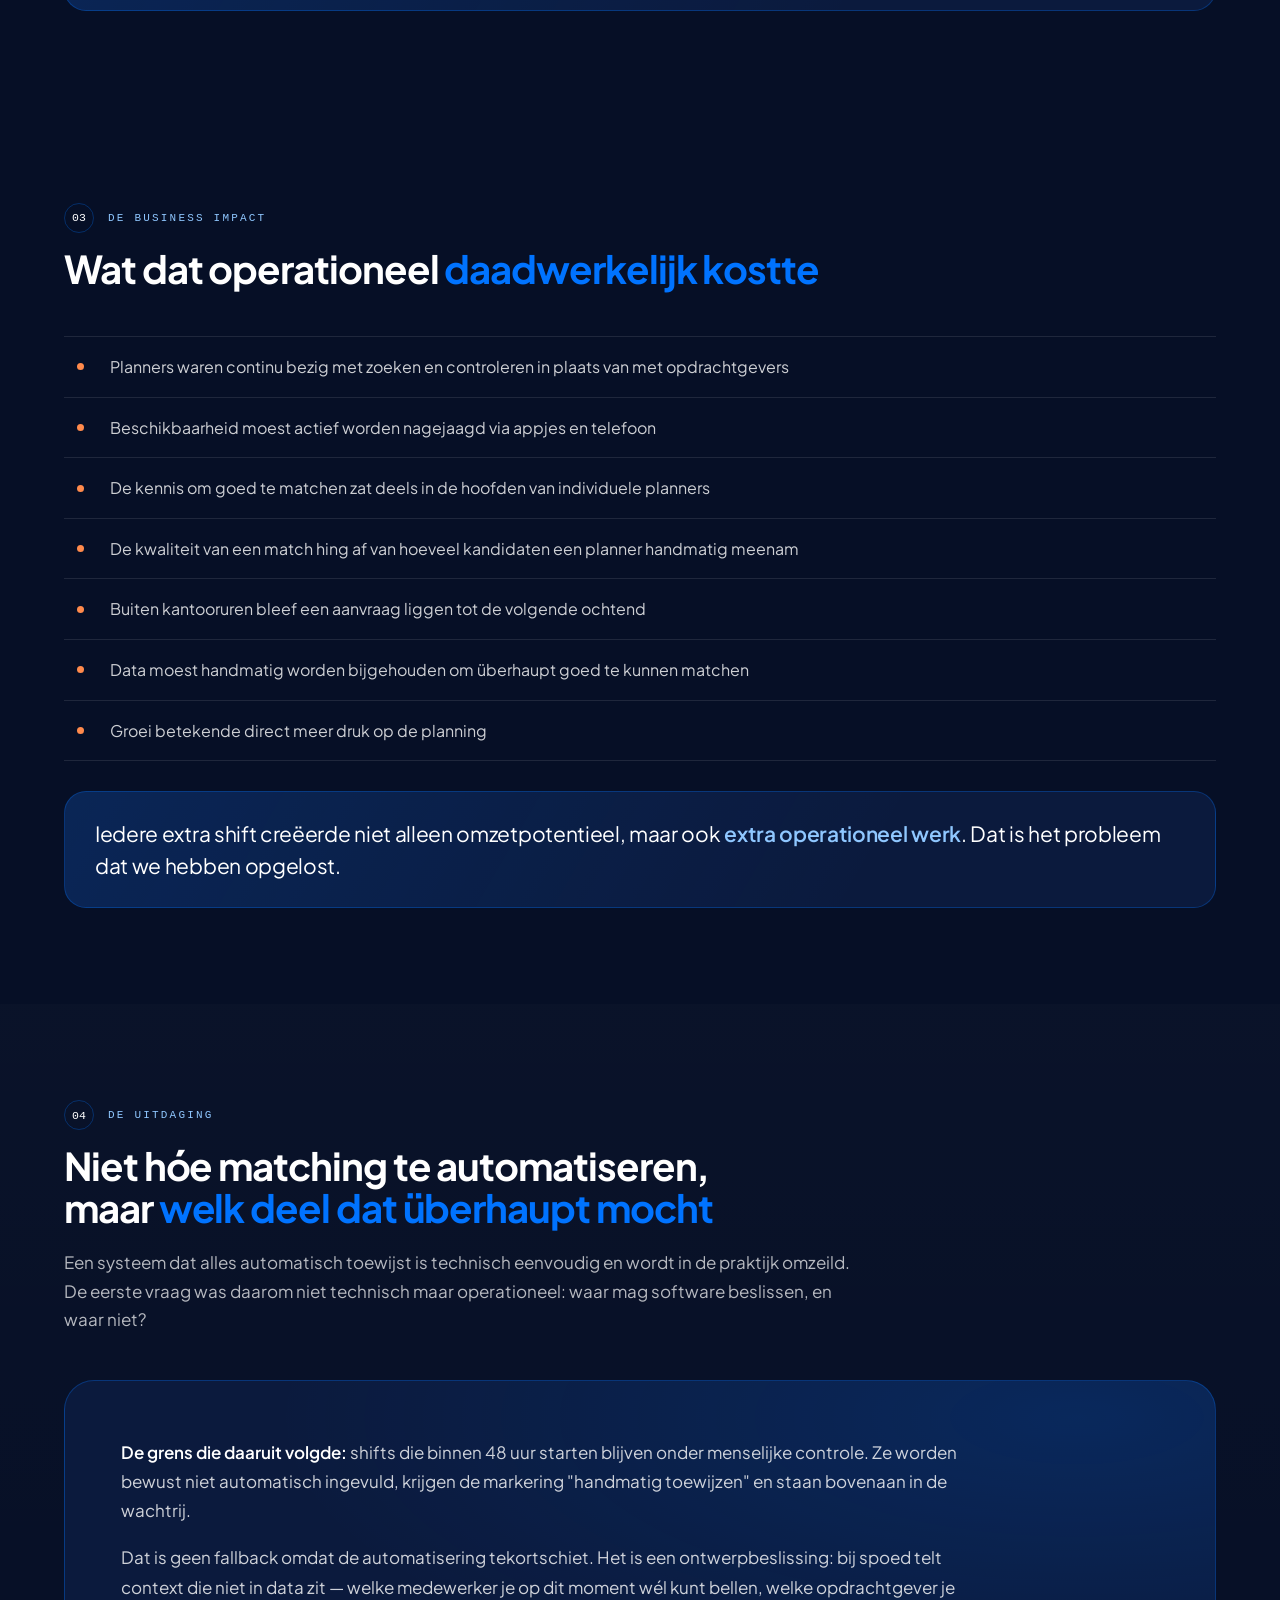
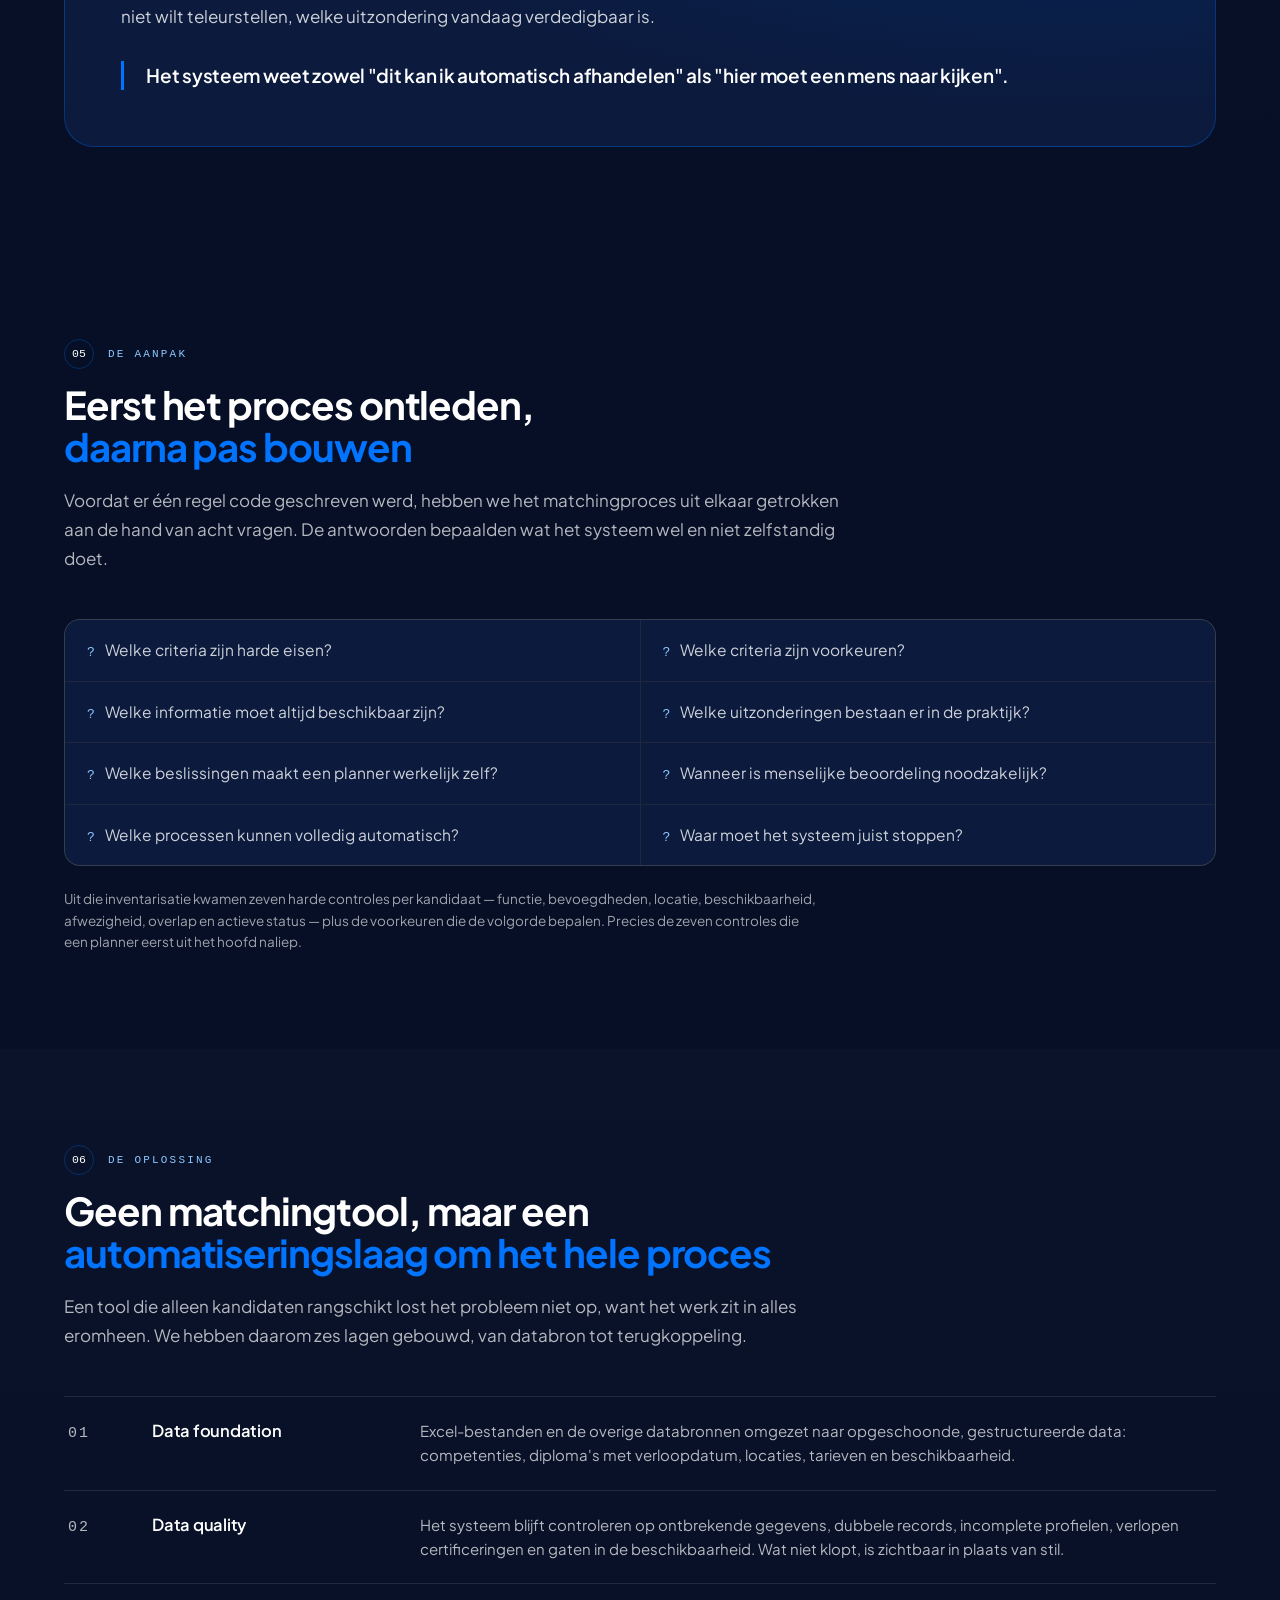
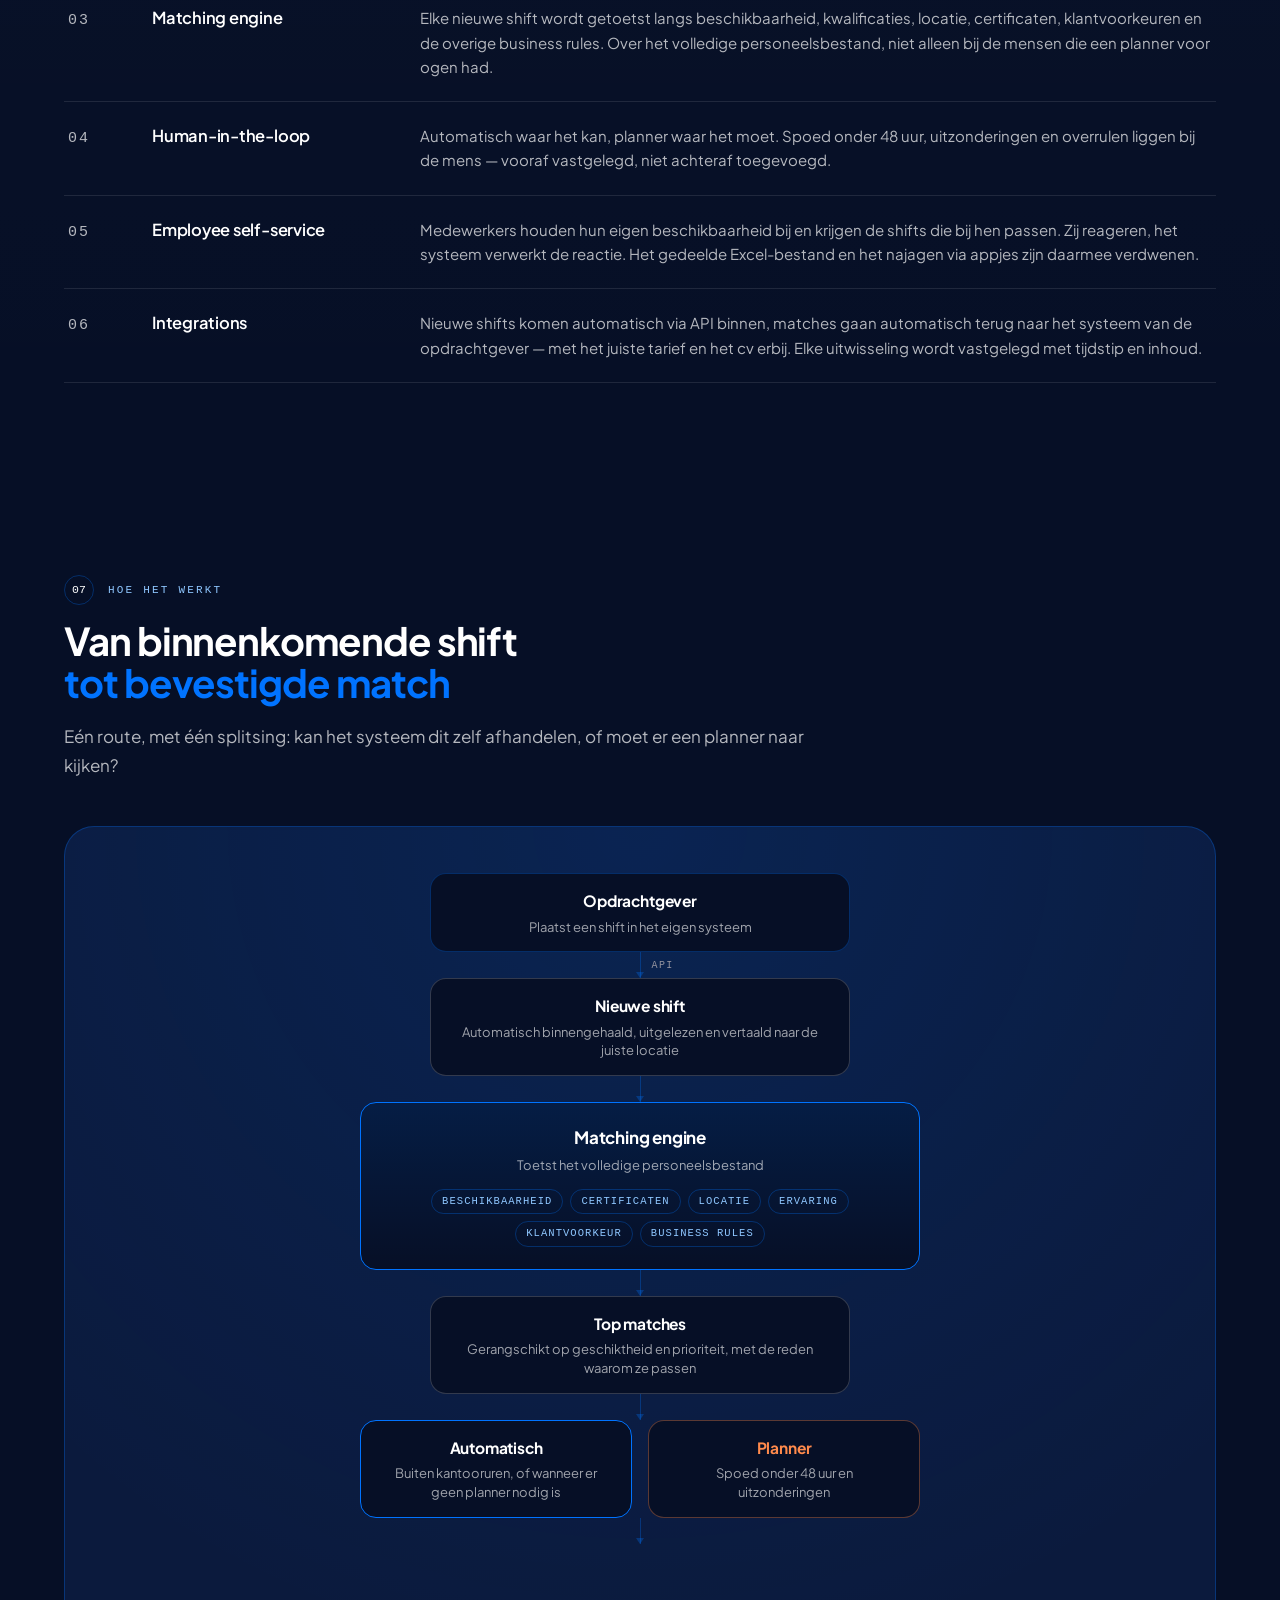
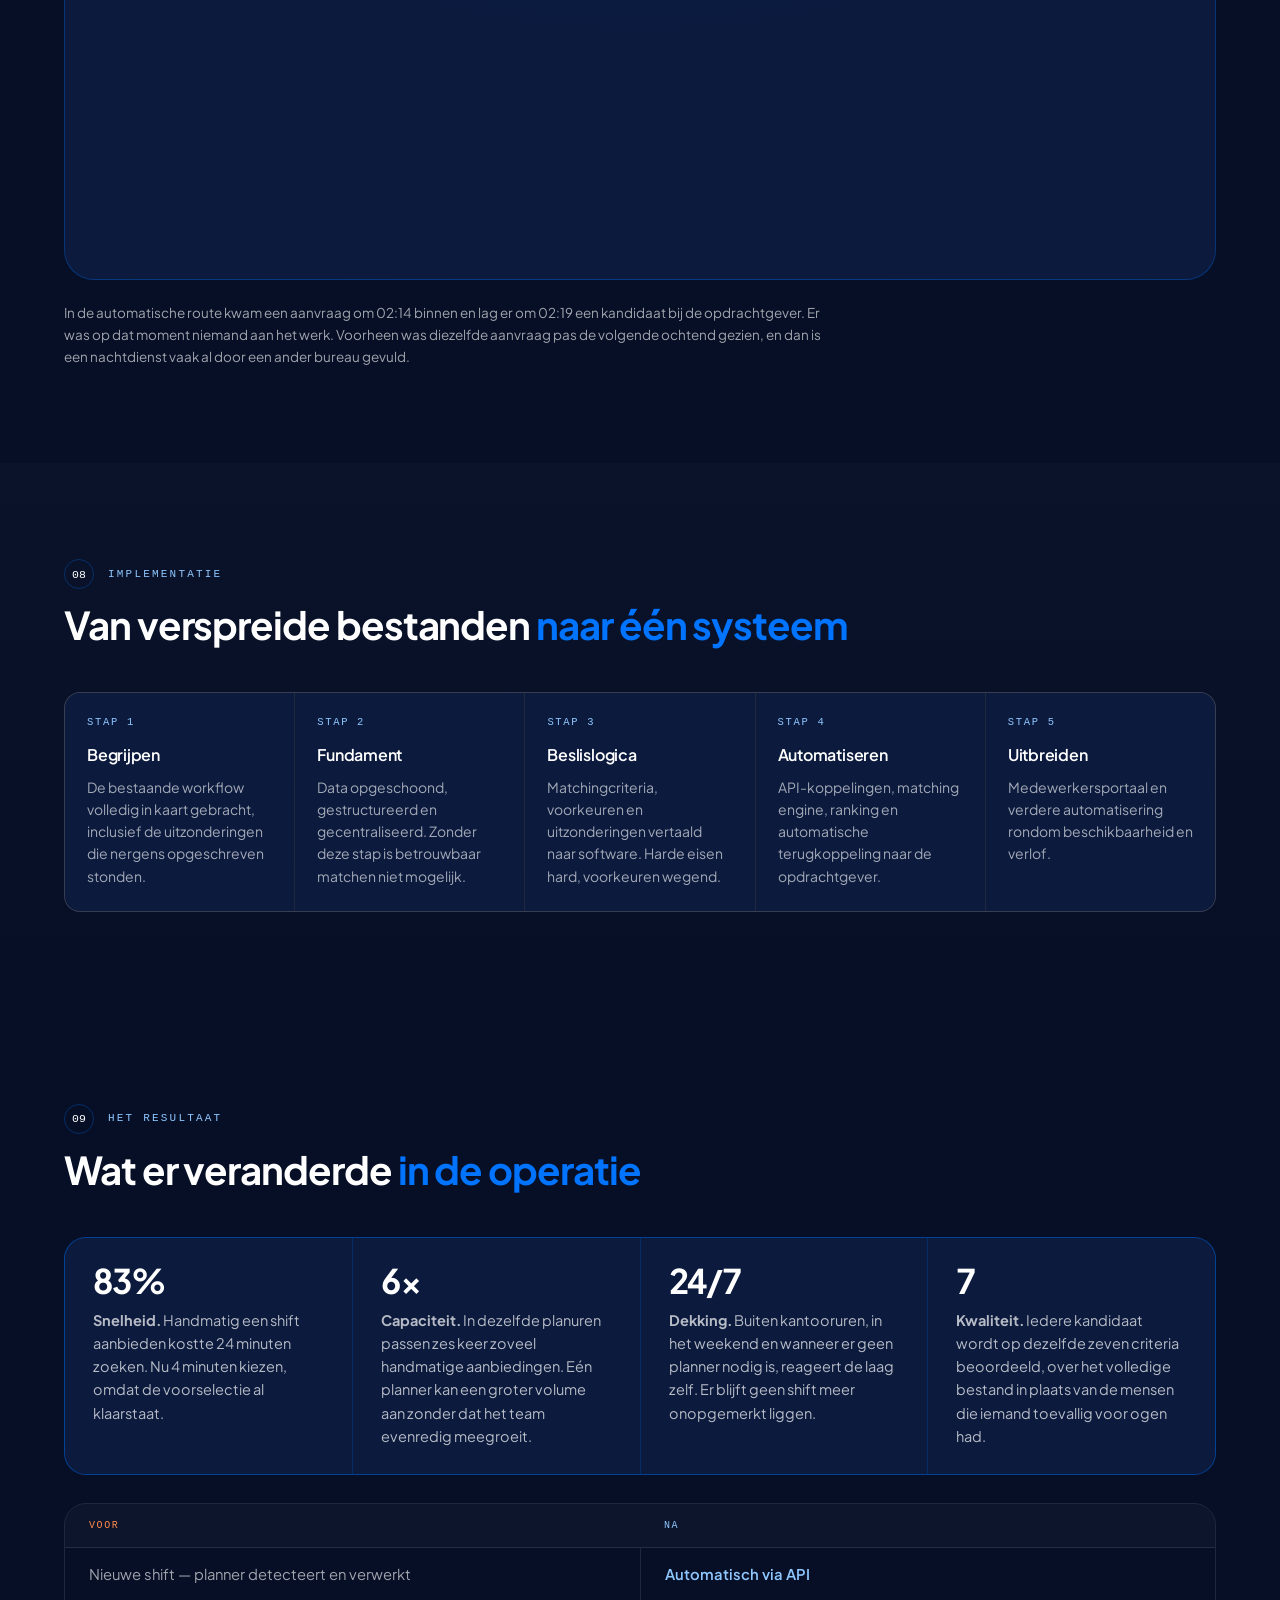
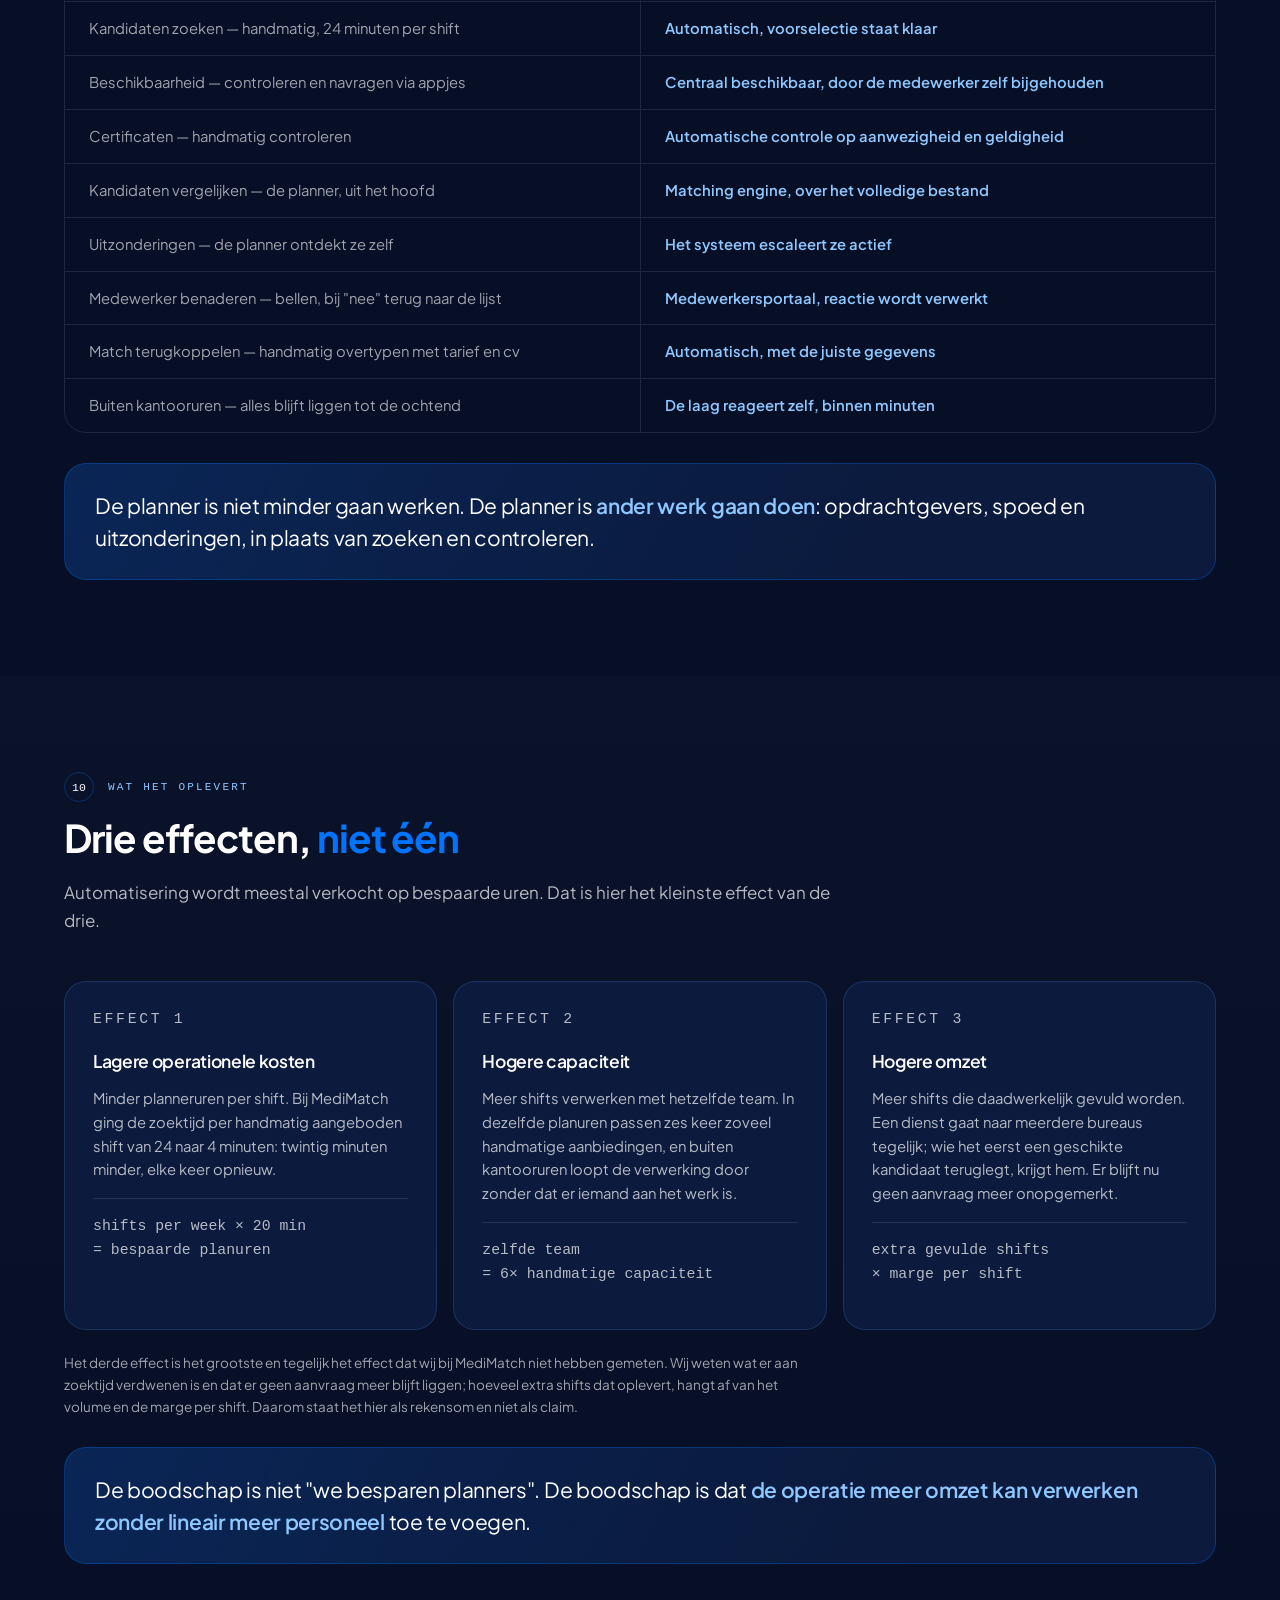
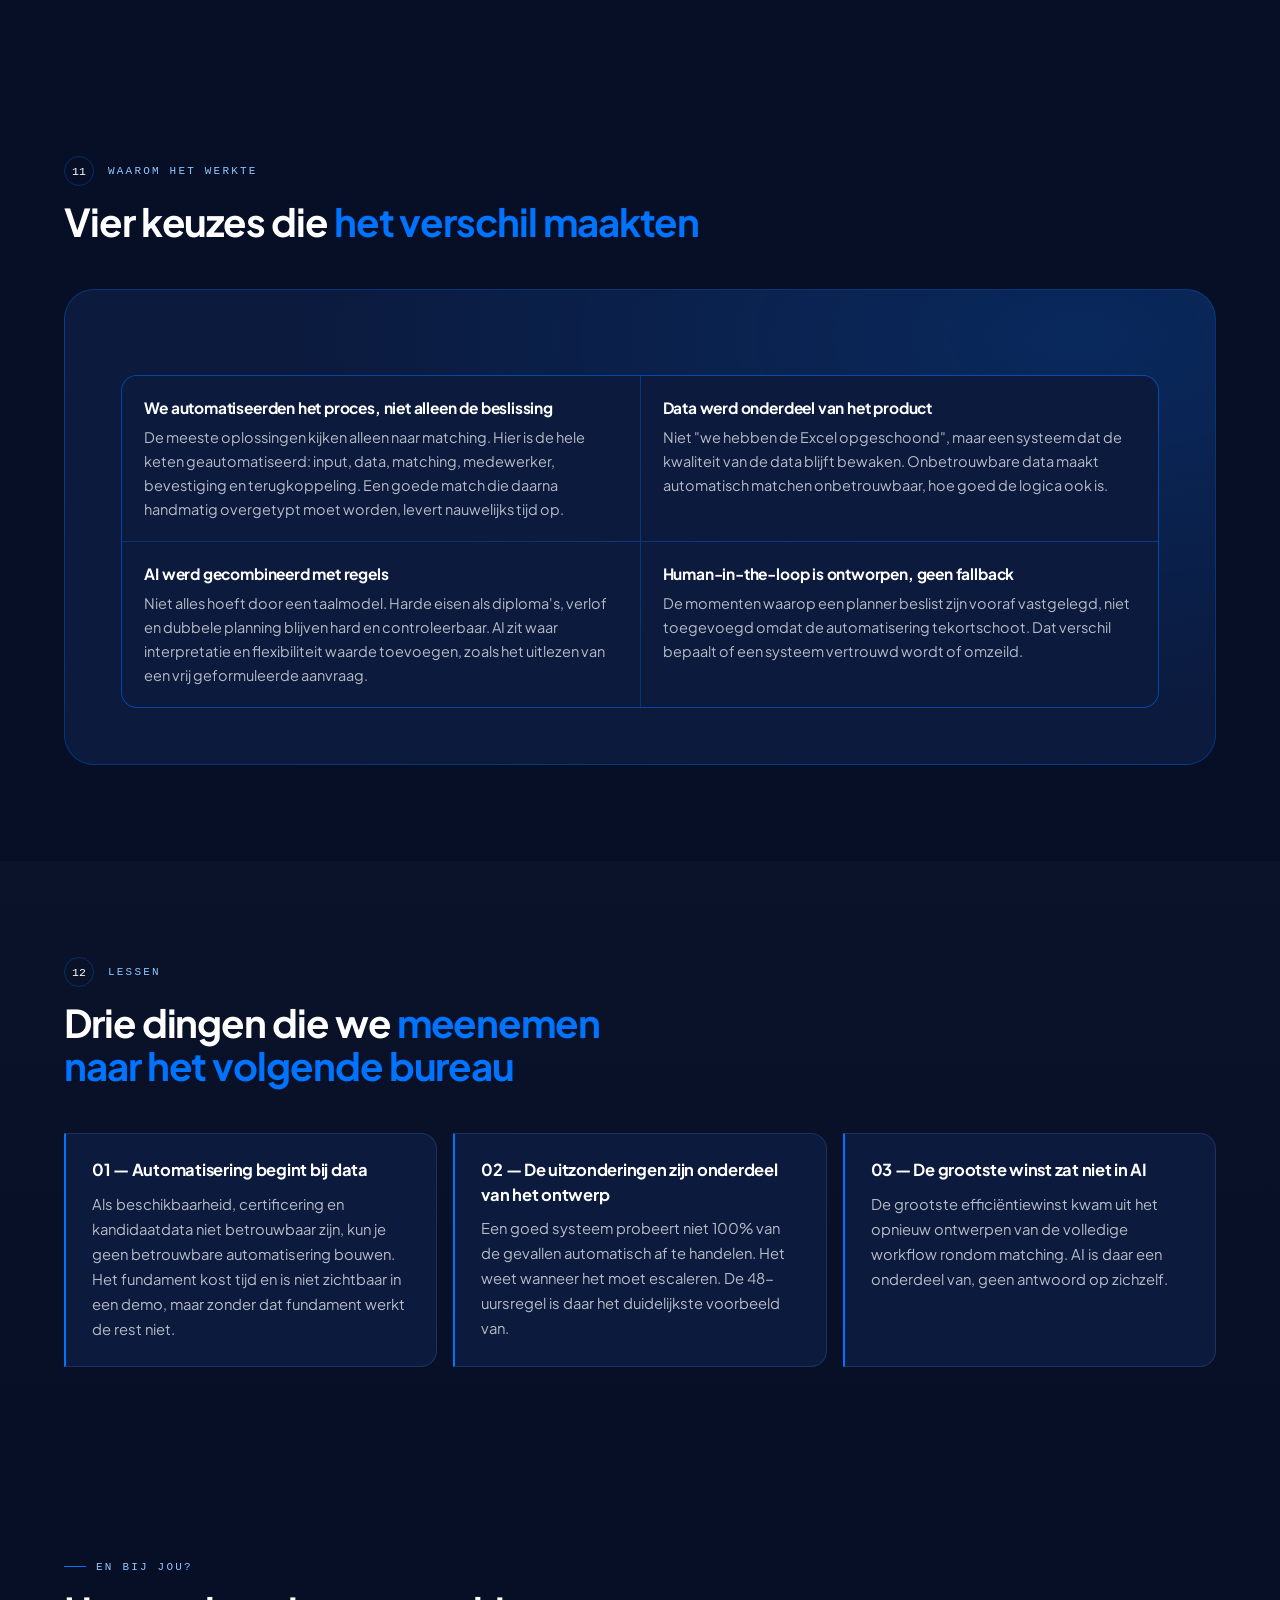
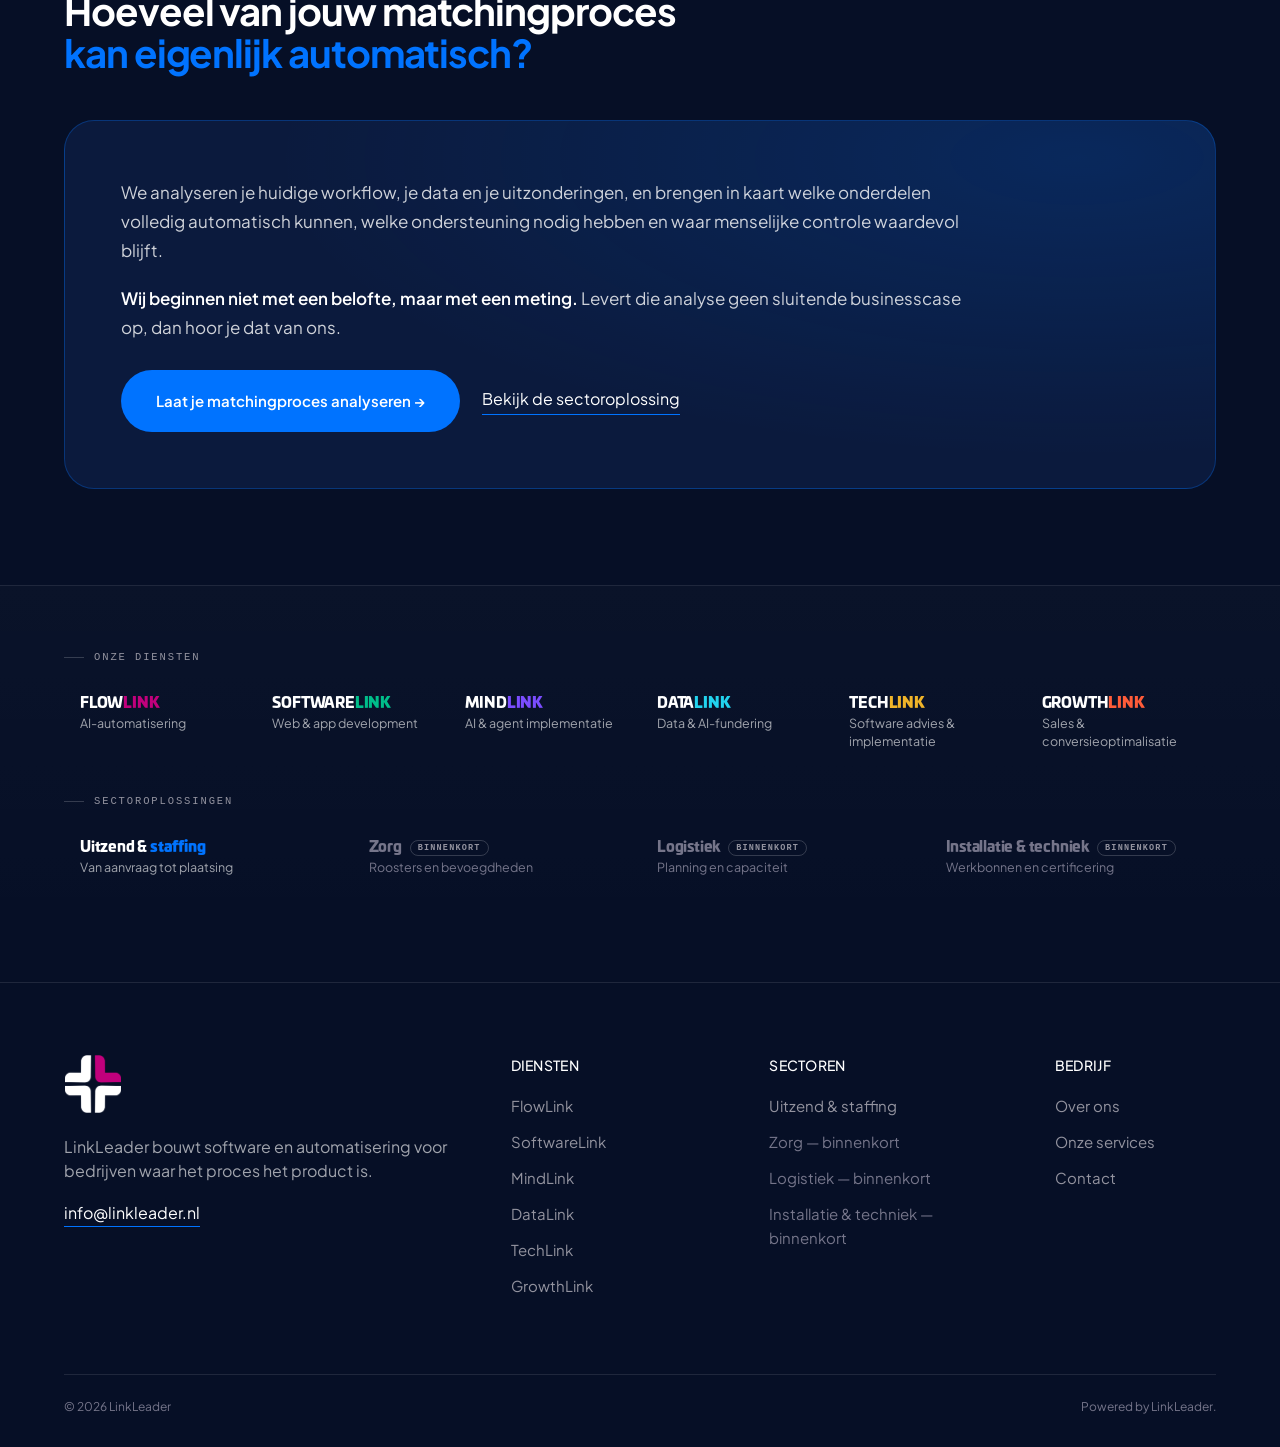
<file: case-medimatch.html>
<!DOCTYPE html>
<html lang="nl">
<head>
<meta charset="utf-8">
<meta name="viewport" content="width=device-width, initial-scale=1">
<title>Case: MediMatch — LinkLeader</title>
<meta name="description" content="Hoe we voor uitzendbureau MediMatch het handmatige zoek-, controle- en matchwerk automatiseerden: 83% minder zoektijd per handmatig aangeboden shift, terwijl planners de controle hielden over uitzonderingen.">
<link rel="preconnect" href="https://fonts.googleapis.com">
<link rel="preconnect" href="https://fonts.gstatic.com" crossorigin>
<link href="https://fonts.googleapis.com/css2?family=Plus+Jakarta+Sans:wght@400;500;600;700&display=swap" rel="stylesheet">
<link rel="stylesheet" href="styles.css?v=14">
<link rel="stylesheet" href="nav-services.css?v=6">
<link rel="stylesheet" href="fl-kit.css?v=10">
<link rel="stylesheet" href="case.css?v=8">
</head>
<body>

<header class="nav">
  <div class="wide nav__inner">
    <a href="index.html" class="brand-link" aria-label="LinkLeader home">
      <img class="brand-link__logo" src="logo.png?v=1" alt="">
    </a>
    <nav class="nav__links">
      <a href="over-ons.html">Over ons</a>
      <a class="nav__svc" href="services.html" aria-expanded="false" aria-controls="svcmenu">Onze services</a>
      <a href="contact.html">Contact</a>
    </nav>
    <a class="nav__cta" href="contact.html"><span>Samenwerken</span></a>
    <button class="nav__toggle" aria-expanded="false" aria-controls="mnav" aria-label="Menu"><span></span></button>
  </div>

  <div class="mega" id="svcmenu">
    <div class="wide">
      <div class="mega__in">
        <div class="mega__col">
          <p class="mega__k">Diensten</p>
          <div class="mega__grid">
            <a class="svci" href="ai-automation.html" style="--a:var(--acc-flow)"><span class="svci__w">FLOW<i>LINK</i></span><span class="svci__d">AI-automatisering</span></a>
            <a class="svci" href="softwarelink.html" style="--a:var(--acc-software)"><span class="svci__w">SOFTWARE<i>LINK</i></span><span class="svci__d">Web &amp; app development</span></a>
            <a class="svci" href="mindlink.html" style="--a:var(--acc-mind)"><span class="svci__w">MIND<i>LINK</i></span><span class="svci__d">AI &amp; agent implementatie</span></a>
            <a class="svci" href="datalink.html" style="--a:var(--acc-data)"><span class="svci__w">DATA<i>LINK</i></span><span class="svci__d">Data &amp; AI-fundering</span></a>
            <a class="svci" href="techlink.html" style="--a:var(--acc-tech)"><span class="svci__w">TECH<i>LINK</i></span><span class="svci__d">Software advies &amp; implementatie</span></a>
            <a class="svci" href="growthlink.html" style="--a:var(--acc-growth)"><span class="svci__w">GROWTH<i>LINK</i></span><span class="svci__d">Sales &amp; conversieoptimalisatie</span></a>
          </div>
        </div>
        <div class="mega__col mega__col--sect">
          <p class="mega__k">Sectoren</p>
          <div class="mega__grid">
            <a class="svci" href="uitzendbureaus.html" style="--a:var(--acc-staffing)"><span class="svci__w">Uitzend &amp;<i> staffing</i></span><span class="svci__d">Van aanvraag tot plaatsing</span></a>
            <span class="svci svci--soon" style="--a:var(--acc-mind)"><span class="svci__w">Zorg<span class="svci__soon">Binnenkort</span></span><span class="svci__d">Roosters en bevoegdheden</span></span>
            <span class="svci svci--soon" style="--a:var(--acc-data)"><span class="svci__w">Logistiek<span class="svci__soon">Binnenkort</span></span><span class="svci__d">Planning en capaciteit</span></span>
            <span class="svci svci--soon" style="--a:var(--acc-tech)"><span class="svci__w">Installatie &amp; techniek<span class="svci__soon">Binnenkort</span></span><span class="svci__d">Werkbonnen en certificering</span></span>
          </div>
        </div>
      </div>
      <div class="mega__foot">
        <a href="services.html">Alle diensten en sectoren →</a>
        <p>Weet je niet waar te beginnen? <a href="contact.html">Plan een kennismaking</a></p>
      </div>
    </div>
  </div>

  <div class="nav__panel wide" id="mnav">
    <a href="over-ons.html">Over ons</a>
    <details class="mnav__grp" open>
      <summary>Onze services</summary>
      <div class="mnav__body">
        <p class="mnav__k">Diensten</p>
        <a class="" href="ai-automation.html" style="--a:var(--acc-flow)"><span class="svci__w">FLOW<i>LINK</i></span><span class="svci__d">AI-automatisering</span></a>
        <a class="" href="softwarelink.html" style="--a:var(--acc-software)"><span class="svci__w">SOFTWARE<i>LINK</i></span><span class="svci__d">Web &amp; app development</span></a>
        <a class="" href="mindlink.html" style="--a:var(--acc-mind)"><span class="svci__w">MIND<i>LINK</i></span><span class="svci__d">AI &amp; agent implementatie</span></a>
        <a class="" href="datalink.html" style="--a:var(--acc-data)"><span class="svci__w">DATA<i>LINK</i></span><span class="svci__d">Data &amp; AI-fundering</span></a>
        <a class="" href="techlink.html" style="--a:var(--acc-tech)"><span class="svci__w">TECH<i>LINK</i></span><span class="svci__d">Software advies &amp; implementatie</span></a>
        <a class="" href="growthlink.html" style="--a:var(--acc-growth)"><span class="svci__w">GROWTH<i>LINK</i></span><span class="svci__d">Sales &amp; conversieoptimalisatie</span></a>
        <div class="mnav__sect"><p class="mnav__k">Sectoren</p>
        <a class="" href="uitzendbureaus.html" style="--a:var(--acc-staffing)"><span class="svci__w">Uitzend &amp;<i> staffing</i></span><span class="svci__d">Van aanvraag tot plaatsing</span></a>
        <span class=" svci--soon" style="--a:var(--acc-mind)"><span class="svci__w">Zorg<span class="svci__soon">Binnenkort</span></span><span class="svci__d">Roosters en bevoegdheden</span></span>
        <span class=" svci--soon" style="--a:var(--acc-data)"><span class="svci__w">Logistiek<span class="svci__soon">Binnenkort</span></span><span class="svci__d">Planning en capaciteit</span></span>
        <span class=" svci--soon" style="--a:var(--acc-tech)"><span class="svci__w">Installatie &amp; techniek<span class="svci__soon">Binnenkort</span></span><span class="svci__d">Werkbonnen en certificering</span></span>
        </div>
        <p class="mnav__k">Overzicht</p>
        <a href="services.html">Alle diensten en sectoren</a>
      </div>
    </details>
    <a href="contact.html">Contact</a>
    <a class="btn btn--primary btn--full" href="contact.html">Samenwerken</a>
  </div>
</header>

<!-- ================= HERO ================= -->
<section class="cs-hero cs-hero--photo" id="csHero">
  <canvas class="cs-hero__canvas" id="csHeroGrid" aria-hidden="true"></canvas>
  <div class="cs-hero__photo" aria-hidden="true"></div>
  <div class="cs-hero__scrim" aria-hidden="true"></div>
  <div class="cs-hero__in">
    <p class="cs-crumb"><a href="index.html">LinkLeader</a> / <a href="uitzendbureaus.html">Uitzend &amp; staffing</a> / Case</p>
    <p class="cs-label"><b>Case study</b></p>
    <p class="cs-tag">MediMatch &middot; zorgbemiddeling &middot; uitzend &amp; staffing</p>
    <h1>Van handmatig matchen naar een <em>geautomatiseerde matchingoperatie</em></h1>
    <p class="cs-hero__lead">Hoe we voor MediMatch het grootste deel van het handmatige zoek-, controle- en matchwerk automatiseerden &mdash; terwijl de planners de controle hielden over uitzonderingen.</p>
  </div>
</section>

<!-- ================= DE CIJFERS ================= -->
<section class="cs-facts">
  <div class="cs-facts__in">
    <ul class="cs-stats">
      <li><b>83%</b><span>Minder zoektijd per handmatig aangeboden shift: van 24 naar 4 minuten</span></li>
      <li><b>6&times;</b><span>Zoveel handmatige aanbiedingen per planneruur, bij hetzelfde team</span></li>
      <li><b>24/7</b><span>Shifts komen via API binnen en worden direct beoordeeld, ook als er niemand werkt</span></li>
      <li><b>48u</b><span>Onder die grens beslist altijd een mens, niet het systeem</span></li>
    </ul>
    <p class="cs-facts__note">De eerste twee cijfers komen van MediMatch zelf en gaan over het handmatig aanbieden van een shift. Wat de automatisering aan extra gevulde shifts oplevert, is niet door ons gemeten; zie <a href="#s10" style="color:var(--pink-soft)">de ROI-sectie</a>.</p>
  </div>

  <dl class="cs-meta">
    <div>
      <dt>Klant</dt>
      <dd>MediMatch<span>Bemiddelt zorgpersoneel naar zorginstellingen</span></dd>
    </div>
    <div>
      <dt>Sector</dt>
      <dd>Uitzend &amp; staffing<span>Zorg &mdash; korte reactietijden, harde bevoegdheidseisen</span></dd>
    </div>
    <div>
      <dt>Diensten</dt>
      <dd>FlowLink &amp; SoftwareLink<span>Binnen de sectoroplossing uitzend &amp; staffing</span></dd>
    </div>
    <div>
      <dt>Wat we bouwden</dt>
      <dd>Een automatiseringslaag om het matchingproces<span>Van binnenkomende shift tot bevestigde match</span></dd>
    </div>
  </dl>
</section>

<!-- ================= VOORTGANG ================= -->
<div class="cs-prog" id="csProg">
  <div class="cs-prog__in">
    <span class="cs-prog__k">Case study</span>
    <span class="cs-prog__now" id="csProgNow"><b>01</b>De situatie</span>
    <span class="cs-prog__count" id="csProgCount">1 / 12</span>
  </div>
  <span class="cs-prog__bar" aria-hidden="true"><i id="csProgBar"></i></span>
</div>

<!-- ================= INHOUD ================= -->
<section class="cs-band">
  <div class="wide">
    <div class="cs-head cs-head--wide cs-rev">
      <p class="cs-eyebrow">In deze case</p>
      <h2 class="cs-h2">Twaalf hoofdstukken, <em>van probleem tot opbrengst</em></h2>
    </div>
    <nav class="cs-index cs-rev" aria-label="Inhoud van deze case">
      <a href="#s01"><i>01</i>De situatie</a>
      <a href="#s02"><i>02</i>Het probleem</a>
      <a href="#s03"><i>03</i>De business impact</a>
      <a href="#s04"><i>04</i>De uitdaging</a>
      <a href="#s05"><i>05</i>De aanpak</a>
      <a href="#s06"><i>06</i>De oplossing</a>
      <a href="#s07"><i>07</i>Hoe het werkt</a>
      <a href="#s08"><i>08</i>Implementatie</a>
      <a href="#s09"><i>09</i>Het resultaat</a>
      <a href="#s10"><i>10</i>Wat het oplevert</a>
      <a href="#s11"><i>11</i>Waarom het werkte</a>
      <a href="#s12"><i>12</i>Lessen</a>
    </nav>
  </div>
</section>

<!-- ================= 01 DE SITUATIE ================= -->
<section class="cs-band" id="s01">
  <div class="wide">
    <div class="cs-head cs-head--wide cs-rev">
      <p class="cs-num"><span class="cs-num__n">01</span> De situatie</p>
      <h2 class="cs-h2">Een bureau dat elke dag mensen aan <em>shifts koppelt</em></h2>
      <p class="cs-lead">MediMatch bemiddelt zorgpersoneel naar zorginstellingen. Dagelijks worden medewerkers gekoppeld aan beschikbare shifts bij opdrachtgevers.</p>
      <p class="cs-lead">Een groot deel van dat proces ging handmatig. De data stond verspreid over Excel-bestanden en losse systemen, terwijl planners beschikbaarheid, kwalificaties en voorkeuren via mail, WhatsApp en telefoon bijhielden.</p>
    </div>

    <p class="cs-punch cs-rev">Naarmate het aantal medewerkers en shifts groeide, groeide vooral <b>de hoeveelheid operationeel werk</b> mee.</p>
  </div>
</section>

<!-- ================= 02 HET PROBLEEM ================= -->
<section class="cs-band cs-band--alt" id="s02">
  <div class="wide">
    <div class="cs-head cs-head--wide cs-rev">
      <p class="cs-num"><span class="cs-num__n">02</span> Het probleem</p>
      <h2 class="cs-h2">Tien handelingen, <em>bij elke nieuwe shift opnieuw</em></h2>
      <p class="cs-lead">Niet "het proces was inefficiënt". Dit is wat er daadwerkelijk gebeurde voordat één shift gevuld was.</p>
    </div>

    <ul class="cs-steps cs-rev">
      <li><span>01</span>De shift bekijken</li>
      <li><span>02</span>Geschikte kandidaten zoeken</li>
      <li><span>03</span>Beschikbaarheid controleren</li>
      <li><span>04</span>Certificaten en bevoegdheden controleren</li>
      <li><span>05</span>Locatie en voorwaarden controleren</li>
      <li><span>06</span>Klantvoorkeuren meenemen</li>
      <li><span>07</span>Kandidaten benaderen</li>
      <li><span>08</span>Reacties verwerken</li>
      <li><span>09</span>De juiste kandidaat selecteren</li>
      <li><span>10</span>De match terugkoppelen naar de opdrachtgever</li>
    </ul>

    <p class="cs-punch cs-rev">Het probleem was niet dat planners niet konden matchen. Het probleem was dat ervaren planners hun tijd besteedden aan <b>werk dat software beter en sneller uitvoert</b>.</p>
  </div>
</section>

<!-- ================= 03 DE BUSINESS IMPACT ================= -->
<section class="cs-band" id="s03">
  <div class="wide">
    <div class="cs-head cs-head--wide cs-rev">
      <p class="cs-num"><span class="cs-num__n">03</span> De business impact</p>
      <h2 class="cs-h2">Wat dat operationeel <em>daadwerkelijk kostte</em></h2>
    </div>

    <ul class="cs-impact cs-rev">
      <li>Planners waren continu bezig met zoeken en controleren in plaats van met opdrachtgevers</li>
      <li>Beschikbaarheid moest actief worden nagejaagd via appjes en telefoon</li>
      <li>De kennis om goed te matchen zat deels in de hoofden van individuele planners</li>
      <li>De kwaliteit van een match hing af van hoeveel kandidaten een planner handmatig meenam</li>
      <li>Buiten kantooruren bleef een aanvraag liggen tot de volgende ochtend</li>
      <li>Data moest handmatig worden bijgehouden om überhaupt goed te kunnen matchen</li>
      <li>Groei betekende direct meer druk op de planning</li>
    </ul>

    <p class="cs-punch cs-rev">Iedere extra shift creëerde niet alleen omzetpotentieel, maar ook <b>extra operationeel werk</b>. Dat is het probleem dat we hebben opgelost.</p>
  </div>
</section>

<!-- ================= 04 DE UITDAGING ================= -->
<section class="cs-band cs-band--alt" id="s04">
  <div class="wide">
    <div class="cs-head cs-head--wide cs-rev">
      <p class="cs-num"><span class="cs-num__n">04</span> De uitdaging</p>
      <h2 class="cs-h2">Niet hóe matching te automatiseren, maar <em>welk deel dat überhaupt mocht</em></h2>
      <p class="cs-lead">Een systeem dat alles automatisch toewijst is technisch eenvoudig en wordt in de praktijk omzeild. De eerste vraag was daarom niet technisch maar operationeel: waar mag software beslissen, en waar niet?</p>
    </div>

    <div class="cs-human cs-rev">
      <p><strong>De grens die daaruit volgde:</strong> shifts die binnen 48 uur starten blijven onder menselijke controle. Ze worden bewust niet automatisch ingevuld, krijgen de markering "handmatig toewijzen" en staan bovenaan in de wachtrij.</p>
      <p>Dat is geen fallback omdat de automatisering tekortschiet. Het is een ontwerpbeslissing: bij spoed telt context die niet in data zit &mdash; welke medewerker je op dit moment wél kunt bellen, welke opdrachtgever je niet wilt teleurstellen, welke uitzondering vandaag verdedigbaar is.</p>
      <span class="cs-kicker">Het systeem weet zowel "dit kan ik automatisch afhandelen" als "hier moet een mens naar kijken".</span>
    </div>
  </div>
</section>

<!-- ================= 05 DE AANPAK ================= -->
<section class="cs-band" id="s05">
  <div class="wide">
    <div class="cs-head cs-head--wide cs-rev">
      <p class="cs-num"><span class="cs-num__n">05</span> De aanpak</p>
      <h2 class="cs-h2">Eerst het proces ontleden, <em>daarna pas bouwen</em></h2>
      <p class="cs-lead">Voordat er één regel code geschreven werd, hebben we het matchingproces uit elkaar getrokken aan de hand van acht vragen. De antwoorden bepaalden wat het systeem wel en niet zelfstandig doet.</p>
    </div>

    <ul class="cs-qs cs-rev">
      <li>Welke criteria zijn harde eisen?</li>
      <li>Welke criteria zijn voorkeuren?</li>
      <li>Welke informatie moet altijd beschikbaar zijn?</li>
      <li>Welke uitzonderingen bestaan er in de praktijk?</li>
      <li>Welke beslissingen maakt een planner werkelijk zelf?</li>
      <li>Wanneer is menselijke beoordeling noodzakelijk?</li>
      <li>Welke processen kunnen volledig automatisch?</li>
      <li>Waar moet het systeem juist stoppen?</li>
    </ul>

    <p class="cs-fine">Uit die inventarisatie kwamen zeven harde controles per kandidaat &mdash; functie, bevoegdheden, locatie, beschikbaarheid, afwezigheid, overlap en actieve status &mdash; plus de voorkeuren die de volgorde bepalen. Precies de zeven controles die een planner eerst uit het hoofd naliep.</p>
  </div>
</section>

<!-- ================= 06 DE OPLOSSING ================= -->
<section class="cs-band cs-band--alt" id="s06">
  <div class="wide">
    <div class="cs-head cs-head--wide cs-rev">
      <p class="cs-num"><span class="cs-num__n">06</span> De oplossing</p>
      <h2 class="cs-h2">Geen matchingtool, maar een <em>automatiseringslaag om het hele proces</em></h2>
      <p class="cs-lead">Een tool die alleen kandidaten rangschikt lost het probleem niet op, want het werk zit in alles eromheen. We hebben daarom zes lagen gebouwd, van databron tot terugkoppeling.</p>
    </div>

    <ul class="cs-does cs-rev">
      <li>
        <span class="cs-does__n">01</span>
        <b>Data foundation</b>
        <span>Excel-bestanden en de overige databronnen omgezet naar opgeschoonde, gestructureerde data: competenties, diploma's met verloopdatum, locaties, tarieven en beschikbaarheid.</span>
      </li>
      <li>
        <span class="cs-does__n">02</span>
        <b>Data quality</b>
        <span>Het systeem blijft controleren op ontbrekende gegevens, dubbele records, incomplete profielen, verlopen certificeringen en gaten in de beschikbaarheid. Wat niet klopt, is zichtbaar in plaats van stil.</span>
      </li>
      <li>
        <span class="cs-does__n">03</span>
        <b>Matching engine</b>
        <span>Elke nieuwe shift wordt getoetst langs beschikbaarheid, kwalificaties, locatie, certificaten, klantvoorkeuren en de overige business rules. Over het volledige personeelsbestand, niet alleen bij de mensen die een planner voor ogen had.</span>
      </li>
      <li>
        <span class="cs-does__n">04</span>
        <b>Human-in-the-loop</b>
        <span>Automatisch waar het kan, planner waar het moet. Spoed onder 48 uur, uitzonderingen en overrulen liggen bij de mens &mdash; vooraf vastgelegd, niet achteraf toegevoegd.</span>
      </li>
      <li>
        <span class="cs-does__n">05</span>
        <b>Employee self-service</b>
        <span>Medewerkers houden hun eigen beschikbaarheid bij en krijgen de shifts die bij hen passen. Zij reageren, het systeem verwerkt de reactie. Het gedeelde Excel-bestand en het najagen via appjes zijn daarmee verdwenen.</span>
      </li>
      <li>
        <span class="cs-does__n">06</span>
        <b>Integrations</b>
        <span>Nieuwe shifts komen automatisch via API binnen, matches gaan automatisch terug naar het systeem van de opdrachtgever &mdash; met het juiste tarief en het cv erbij. Elke uitwisseling wordt vastgelegd met tijdstip en inhoud.</span>
      </li>
    </ul>
  </div>
</section>

<!-- ================= 07 HOE HET WERKT ================= -->
<section class="cs-band" id="s07">
  <div class="wide">
    <div class="cs-head cs-head--wide cs-rev">
      <p class="cs-num"><span class="cs-num__n">07</span> Hoe het werkt</p>
      <h2 class="cs-h2">Van binnenkomende shift <em>tot bevestigde match</em></h2>
      <p class="cs-lead">Eén route, met één splitsing: kan het systeem dit zelf afhandelen, of moet er een planner naar kijken?</p>
    </div>

    <div class="cs-flow cs-rev" id="csFlow">
      <div class="cs-fl cs-fl--in"><b>Opdrachtgever</b><span>Plaatst een shift in het eigen systeem</span></div>
      <div class="cs-arrow" aria-hidden="true"><span>API</span></div>
      <div class="cs-fl"><b>Nieuwe shift</b><span>Automatisch binnengehaald, uitgelezen en vertaald naar de juiste locatie</span></div>
      <div class="cs-arrow" aria-hidden="true"></div>
      <div class="cs-fl cs-fl--engine">
        <b>Matching engine</b>
        <span>Toetst het volledige personeelsbestand</span>
        <div class="cs-fl__chips">
          <i>Beschikbaarheid</i><i>Certificaten</i><i>Locatie</i><i>Ervaring</i><i>Klantvoorkeur</i><i>Business rules</i>
        </div>
      </div>
      <div class="cs-arrow" aria-hidden="true"></div>
      <div class="cs-fl"><b>Top matches</b><span>Gerangschikt op geschiktheid en prioriteit, met de reden waarom ze passen</span></div>
      <div class="cs-arrow" aria-hidden="true"></div>
      <div class="cs-split">
        <div class="cs-fl cs-fl--auto"><b>Automatisch</b><span>Buiten kantooruren, of wanneer er geen planner nodig is</span></div>
        <div class="cs-fl cs-fl--human"><b>Planner</b><span>Spoed onder 48 uur en uitzonderingen</span></div>
      </div>
      <div class="cs-arrow" aria-hidden="true"></div>
      <div class="cs-fl"><b>Medewerker</b><span>Krijgt de shift aangeboden via het portaal en reageert</span></div>
      <div class="cs-arrow" aria-hidden="true"></div>
      <div class="cs-fl"><b>Bevestiging</b><span>Reactie verwerkt, dubbele toewijzing technisch uitgesloten</span></div>
      <div class="cs-arrow" aria-hidden="true"><span>API</span></div>
      <div class="cs-fl cs-fl--out"><b>Terug naar de opdrachtgever</b><span>Inclusief het juiste tarief en het cv, met watermerk</span></div>
    </div>

    <p class="cs-fine">In de automatische route kwam een aanvraag om 02:14 binnen en lag er om 02:19 een kandidaat bij de opdrachtgever. Er was op dat moment niemand aan het werk. Voorheen was diezelfde aanvraag pas de volgende ochtend gezien, en dan is een nachtdienst vaak al door een ander bureau gevuld.</p>
  </div>
</section>

<!-- ================= 08 IMPLEMENTATIE ================= -->
<section class="cs-band cs-band--alt" id="s08">
  <div class="wide">
    <div class="cs-head cs-head--wide cs-rev">
      <p class="cs-num"><span class="cs-num__n">08</span> Implementatie</p>
      <h2 class="cs-h2">Van verspreide bestanden <em>naar één systeem</em></h2>
    </div>

    <div class="cs-impl cs-rev">
      <div>
        <span class="cs-impl__n">Stap 1</span>
        <h3>Begrijpen</h3>
        <p>De bestaande workflow volledig in kaart gebracht, inclusief de uitzonderingen die nergens opgeschreven stonden.</p>
      </div>
      <div>
        <span class="cs-impl__n">Stap 2</span>
        <h3>Fundament</h3>
        <p>Data opgeschoond, gestructureerd en gecentraliseerd. Zonder deze stap is betrouwbaar matchen niet mogelijk.</p>
      </div>
      <div>
        <span class="cs-impl__n">Stap 3</span>
        <h3>Beslislogica</h3>
        <p>Matchingcriteria, voorkeuren en uitzonderingen vertaald naar software. Harde eisen hard, voorkeuren wegend.</p>
      </div>
      <div>
        <span class="cs-impl__n">Stap 4</span>
        <h3>Automatiseren</h3>
        <p>API-koppelingen, matching engine, ranking en automatische terugkoppeling naar de opdrachtgever.</p>
      </div>
      <div>
        <span class="cs-impl__n">Stap 5</span>
        <h3>Uitbreiden</h3>
        <p>Medewerkersportaal en verdere automatisering rondom beschikbaarheid en verlof.</p>
      </div>
    </div>
  </div>
</section>

<!-- ================= 09 HET RESULTAAT ================= -->
<section class="cs-band" id="s09">
  <div class="wide">
    <div class="cs-head cs-head--wide cs-rev">
      <p class="cs-num"><span class="cs-num__n">09</span> Het resultaat</p>
      <h2 class="cs-h2">Wat er veranderde <em>in de operatie</em></h2>
    </div>

    <div class="cs-res cs-res--4 cs-rev">
      <div>
        <b>83%</b>
        <span><strong>Snelheid.</strong> Handmatig een shift aanbieden kostte 24 minuten zoeken. Nu 4 minuten kiezen, omdat de voorselectie al klaarstaat.</span>
      </div>
      <div>
        <b>6&times;</b>
        <span><strong>Capaciteit.</strong> In dezelfde planuren passen zes keer zoveel handmatige aanbiedingen. Eén planner kan een groter volume aan zonder dat het team evenredig meegroeit.</span>
      </div>
      <div>
        <b>24/7</b>
        <span><strong>Dekking.</strong> Buiten kantooruren, in het weekend en wanneer er geen planner nodig is, reageert de laag zelf. Er blijft geen shift meer onopgemerkt liggen.</span>
      </div>
      <div>
        <b>7</b>
        <span><strong>Kwaliteit.</strong> Iedere kandidaat wordt op dezelfde zeven criteria beoordeeld, over het volledige bestand in plaats van de mensen die iemand toevallig voor ogen had.</span>
      </div>
    </div>

    <div class="cs-ba cs-rev">
      <div class="cs-ba__h"><span>Voor</span><span>Na</span></div>
      <div class="cs-ba__r"><div class="cs-ba__was">Nieuwe shift &mdash; planner detecteert en verwerkt</div><div class="cs-ba__nu"><b>Automatisch via API</b></div></div>
      <div class="cs-ba__r"><div class="cs-ba__was">Kandidaten zoeken &mdash; handmatig, 24 minuten per shift</div><div class="cs-ba__nu"><b>Automatisch, voorselectie staat klaar</b></div></div>
      <div class="cs-ba__r"><div class="cs-ba__was">Beschikbaarheid &mdash; controleren en navragen via appjes</div><div class="cs-ba__nu"><b>Centraal beschikbaar, door de medewerker zelf bijgehouden</b></div></div>
      <div class="cs-ba__r"><div class="cs-ba__was">Certificaten &mdash; handmatig controleren</div><div class="cs-ba__nu"><b>Automatische controle op aanwezigheid en geldigheid</b></div></div>
      <div class="cs-ba__r"><div class="cs-ba__was">Kandidaten vergelijken &mdash; de planner, uit het hoofd</div><div class="cs-ba__nu"><b>Matching engine, over het volledige bestand</b></div></div>
      <div class="cs-ba__r"><div class="cs-ba__was">Uitzonderingen &mdash; de planner ontdekt ze zelf</div><div class="cs-ba__nu"><b>Het systeem escaleert ze actief</b></div></div>
      <div class="cs-ba__r"><div class="cs-ba__was">Medewerker benaderen &mdash; bellen, bij "nee" terug naar de lijst</div><div class="cs-ba__nu"><b>Medewerkersportaal, reactie wordt verwerkt</b></div></div>
      <div class="cs-ba__r"><div class="cs-ba__was">Match terugkoppelen &mdash; handmatig overtypen met tarief en cv</div><div class="cs-ba__nu"><b>Automatisch, met de juiste gegevens</b></div></div>
      <div class="cs-ba__r"><div class="cs-ba__was">Buiten kantooruren &mdash; alles blijft liggen tot de ochtend</div><div class="cs-ba__nu"><b>De laag reageert zelf, binnen minuten</b></div></div>
    </div>

    <p class="cs-punch cs-rev">De planner is niet minder gaan werken. De planner is <b>ander werk gaan doen</b>: opdrachtgevers, spoed en uitzonderingen, in plaats van zoeken en controleren.</p>
  </div>
</section>

<!-- ================= 10 ROI ================= -->
<section class="cs-band cs-band--alt" id="s10">
  <div class="wide">
    <div class="cs-head cs-head--wide cs-rev">
      <p class="cs-num"><span class="cs-num__n">10</span> Wat het oplevert</p>
      <h2 class="cs-h2">Drie effecten, <em>niet één</em></h2>
      <p class="cs-lead">Automatisering wordt meestal verkocht op bespaarde uren. Dat is hier het kleinste effect van de drie.</p>
    </div>

    <div class="cs-roi cs-rev">
      <div>
        <p class="cs-roi__k">Effect 1</p>
        <h3>Lagere operationele kosten</h3>
        <p>Minder planneruren per shift. Bij MediMatch ging de zoektijd per handmatig aangeboden shift van 24 naar 4 minuten: twintig minuten minder, elke keer opnieuw.</p>
        <p class="cs-roi__sum">shifts per week &times; 20 min<br>= bespaarde planuren</p>
      </div>
      <div>
        <p class="cs-roi__k">Effect 2</p>
        <h3>Hogere capaciteit</h3>
        <p>Meer shifts verwerken met hetzelfde team. In dezelfde planuren passen zes keer zoveel handmatige aanbiedingen, en buiten kantooruren loopt de verwerking door zonder dat er iemand aan het werk is.</p>
        <p class="cs-roi__sum">zelfde team<br>= 6&times; handmatige capaciteit</p>
      </div>
      <div>
        <p class="cs-roi__k">Effect 3</p>
        <h3>Hogere omzet</h3>
        <p>Meer shifts die daadwerkelijk gevuld worden. Een dienst gaat naar meerdere bureaus tegelijk; wie het eerst een geschikte kandidaat teruglegt, krijgt hem. Er blijft nu geen aanvraag meer onopgemerkt.</p>
        <p class="cs-roi__sum">extra gevulde shifts<br>&times; marge per shift</p>
      </div>
    </div>

    <p class="cs-fine">Het derde effect is het grootste en tegelijk het effect dat wij bij MediMatch niet hebben gemeten. Wij weten wat er aan zoektijd verdwenen is en dat er geen aanvraag meer blijft liggen; hoeveel extra shifts dat oplevert, hangt af van het volume en de marge per shift. Daarom staat het hier als rekensom en niet als claim.</p>

    <p class="cs-punch cs-rev">De boodschap is niet "we besparen planners". De boodschap is dat <b>de operatie meer omzet kan verwerken zonder lineair meer personeel</b> toe te voegen.</p>
  </div>
</section>

<!-- ================= 11 WAAROM HET WERKTE ================= -->
<section class="cs-band" id="s11">
  <div class="wide">
    <div class="cs-head cs-head--wide cs-rev">
      <p class="cs-num"><span class="cs-num__n">11</span> Waarom het werkte</p>
      <h2 class="cs-h2">Vier keuzes die <em>het verschil maakten</em></h2>
    </div>

    <div class="cs-human cs-rev">
      <ul class="cs-rules">
        <li>
          <b>We automatiseerden het proces, niet alleen de beslissing</b>
          <span>De meeste oplossingen kijken alleen naar matching. Hier is de hele keten geautomatiseerd: input, data, matching, medewerker, bevestiging en terugkoppeling. Een goede match die daarna handmatig overgetypt moet worden, levert nauwelijks tijd op.</span>
        </li>
        <li>
          <b>Data werd onderdeel van het product</b>
          <span>Niet "we hebben de Excel opgeschoond", maar een systeem dat de kwaliteit van de data blijft bewaken. Onbetrouwbare data maakt automatisch matchen onbetrouwbaar, hoe goed de logica ook is.</span>
        </li>
        <li>
          <b>AI werd gecombineerd met regels</b>
          <span>Niet alles hoeft door een taalmodel. Harde eisen als diploma's, verlof en dubbele planning blijven hard en controleerbaar. AI zit waar interpretatie en flexibiliteit waarde toevoegen, zoals het uitlezen van een vrij geformuleerde aanvraag.</span>
        </li>
        <li>
          <b>Human-in-the-loop is ontworpen, geen fallback</b>
          <span>De momenten waarop een planner beslist zijn vooraf vastgelegd, niet toegevoegd omdat de automatisering tekortschoot. Dat verschil bepaalt of een systeem vertrouwd wordt of omzeild.</span>
        </li>
      </ul>
    </div>
  </div>
</section>

<!-- ================= 12 LESSEN ================= -->
<section class="cs-band cs-band--alt" id="s12">
  <div class="wide">
    <div class="cs-head cs-head--wide cs-rev">
      <p class="cs-num"><span class="cs-num__n">12</span> Lessen</p>
      <h2 class="cs-h2">Drie dingen die we <em>meenemen naar het volgende bureau</em></h2>
    </div>

    <ul class="cs-goals cs-rev">
      <li>
        <b>01 &mdash; Automatisering begint bij data</b>
        <span>Als beschikbaarheid, certificering en kandidaatdata niet betrouwbaar zijn, kun je geen betrouwbare automatisering bouwen. Het fundament kost tijd en is niet zichtbaar in een demo, maar zonder dat fundament werkt de rest niet.</span>
      </li>
      <li>
        <b>02 &mdash; De uitzonderingen zijn onderdeel van het ontwerp</b>
        <span>Een goed systeem probeert niet 100% van de gevallen automatisch af te handelen. Het weet wanneer het moet escaleren. De 48-uursregel is daar het duidelijkste voorbeeld van.</span>
      </li>
      <li>
        <b>03 &mdash; De grootste winst zat niet in AI</b>
        <span>De grootste efficiëntiewinst kwam uit het opnieuw ontwerpen van de volledige workflow rondom matching. AI is daar een onderdeel van, geen antwoord op zichzelf.</span>
      </li>
    </ul>
  </div>
</section>

<!-- ================= CTA ================= -->
<section class="cs-band">
  <div class="wide">
    <div class="cs-head cs-head--wide cs-rev">
      <p class="cs-eyebrow">En bij jou?</p>
      <h2 class="cs-h2">Hoeveel van jouw matchingproces <em>kan eigenlijk automatisch?</em></h2>
    </div>

    <div class="cs-human cs-rev">
      <p>We analyseren je huidige workflow, je data en je uitzonderingen, en brengen in kaart welke onderdelen volledig automatisch kunnen, welke ondersteuning nodig hebben en waar menselijke controle waardevol blijft.</p>
      <p><strong>Wij beginnen niet met een belofte, maar met een meting.</strong> Levert die analyse geen sluitende businesscase op, dan hoor je dat van ons.</p>
      <div style="display:flex;gap:22px;flex-wrap:wrap;align-items:center;margin-top:28px">
        <a class="btn btn--primary btn--lg" href="contact.html" data-magnetic>Laat je matchingproces analyseren &rarr;</a>
        <a class="link-under" href="uitzendbureaus.html">Bekijk de sectoroplossing</a>
      </div>
    </div>
  </div>
</section>

<!-- ================= DIENSTENBALK ================= -->
<section class="svcband">
  <div class="wide">
    <p class="svcband__k">Onze diensten</p>
    <div class="svcband__row">
      <a class="svci" href="ai-automation.html" style="--a:var(--acc-flow)"><span class="svci__w">FLOW<i>LINK</i></span><span class="svci__d">AI-automatisering</span></a>
      <a class="svci" href="softwarelink.html" style="--a:var(--acc-software)"><span class="svci__w">SOFTWARE<i>LINK</i></span><span class="svci__d">Web &amp; app development</span></a>
      <a class="svci" href="mindlink.html" style="--a:var(--acc-mind)"><span class="svci__w">MIND<i>LINK</i></span><span class="svci__d">AI &amp; agent implementatie</span></a>
      <a class="svci" href="datalink.html" style="--a:var(--acc-data)"><span class="svci__w">DATA<i>LINK</i></span><span class="svci__d">Data &amp; AI-fundering</span></a>
      <a class="svci" href="techlink.html" style="--a:var(--acc-tech)"><span class="svci__w">TECH<i>LINK</i></span><span class="svci__d">Software advies &amp; implementatie</span></a>
      <a class="svci" href="growthlink.html" style="--a:var(--acc-growth)"><span class="svci__w">GROWTH<i>LINK</i></span><span class="svci__d">Sales &amp; conversieoptimalisatie</span></a>
    </div>
    <p class="svcband__k svcband__k--2">Sectoroplossingen</p>
    <div class="svcband__row svcband__row--sect">
      <a class="svci" href="uitzendbureaus.html" style="--a:var(--acc-staffing)"><span class="svci__w">Uitzend &amp;<i> staffing</i></span><span class="svci__d">Van aanvraag tot plaatsing</span></a>
      <span class="svci svci--soon" style="--a:var(--acc-mind)"><span class="svci__w">Zorg<span class="svci__soon">Binnenkort</span></span><span class="svci__d">Roosters en bevoegdheden</span></span>
      <span class="svci svci--soon" style="--a:var(--acc-data)"><span class="svci__w">Logistiek<span class="svci__soon">Binnenkort</span></span><span class="svci__d">Planning en capaciteit</span></span>
      <span class="svci svci--soon" style="--a:var(--acc-tech)"><span class="svci__w">Installatie &amp; techniek<span class="svci__soon">Binnenkort</span></span><span class="svci__d">Werkbonnen en certificering</span></span>
    </div>
  </div>
</section>

<footer class="footer">
  <div class="wide">
    <div class="footer__grid">
      <div>
        <div class="footer-brand">
          <img id="footerLogo" src="logo.png?v=1" alt="LinkLeader logo">
        </div>
        <p>LinkLeader bouwt software en automatisering voor bedrijven waar het proces het product is.</p>
        <a class="link-under" href="mailto:info@linkleader.nl">info@linkleader.nl</a>
      </div>
      <div>
        <h4>Diensten</h4>
        <ul>
          <li><a href="ai-automation.html">FlowLink</a></li>
          <li><a href="softwarelink.html">SoftwareLink</a></li>
          <li><a href="mindlink.html">MindLink</a></li>
          <li><a href="datalink.html">DataLink</a></li>
          <li><a href="techlink.html">TechLink</a></li>
          <li><a href="growthlink.html">GrowthLink</a></li>
        </ul>
      </div>
      <div class="foot-sect">
        <h4>Sectoren</h4>
        <ul>
          <li><a href="uitzendbureaus.html">Uitzend &amp; staffing</a></li>
          <li><span class="foot-soon">Zorg — binnenkort</span></li>
          <li><span class="foot-soon">Logistiek — binnenkort</span></li>
          <li><span class="foot-soon">Installatie &amp; techniek — binnenkort</span></li>
        </ul>
      </div>
      <div>
        <h4>Bedrijf</h4>
        <ul>
          <li><a href="over-ons.html">Over ons</a></li>
          <li><a href="services.html">Onze services</a></li>
          <li><a href="contact.html">Contact</a></li>
        </ul>
      </div>
    </div>
    <div class="footer__bottom">
      <span class="micro">© 2026 LinkLeader</span>
      <span class="micro">Powered by LinkLeader.</span>
    </div>
  </div>
</footer>

<script src="site.js?v=4"></script>
<script src="nav-services.js?v=1"></script>
<script src="kinetic-grid.js?v=5"></script>
<script src="card-grid.js?v=3"></script>
<script>
(function(){
  'use strict';
  var reduced = window.matchMedia('(prefers-reduced-motion: reduce)').matches;

  var heroGrid = document.getElementById('csHeroGrid');
  if(heroGrid) window.initKineticGrid(heroGrid, document.getElementById('csHero'));
  var navCta = document.querySelector('.nav__cta');
  if(navCta) window.initCardGrid(navCta);

  /* Reveal op scroll. */
  var revs = [].slice.call(document.querySelectorAll('.cs-rev'));
  if(reduced || !('IntersectionObserver' in window)){
    revs.forEach(function(el){ el.classList.add('is-in'); });
  } else {
    var obs = new IntersectionObserver(function(entries){
      entries.forEach(function(e){
        if(!e.isIntersecting) return;
        e.target.classList.add('is-in');
        obs.unobserve(e.target);
      });
    }, { rootMargin:'0px 0px -12% 0px', threshold:.12 });
    revs.forEach(function(el){ obs.observe(el); });
  }

  /* De balk onder de navigatie noemt het hoofdstuk dat in beeld is en
     laat zien hoe ver de case gevorderd is. */
  var prog = document.getElementById('csProg');
  if(prog){
    var chapters = [].slice.call(document.querySelectorAll('[id^="s0"], [id^="s1"]'))
      .filter(function(el){ return /^s\d\d$/.test(el.id); });
    var now  = document.getElementById('csProgNow');
    var cnt  = document.getElementById('csProgCount');
    var bar  = document.getElementById('csProgBar');
    var titels = chapters.map(function(el){
      var h = el.querySelector('.cs-num');
      return h ? h.textContent.replace(/^\s*\d+\s*/, '').trim() : '';
    });
    var huidig = -1;
    var teken = function(){
      var top = prog.getBoundingClientRect().bottom;
      var i = 0;
      for(var k = 0; k < chapters.length; k++){
        if(chapters[k].getBoundingClientRect().top - top <= 8) i = k;
      }
      if(i !== huidig){
        huidig = i;
        var nr = (' 0' + (i + 1)).slice(-2);
        now.innerHTML = '<b>' + nr + '</b>' + titels[i];
        cnt.textContent = (i + 1) + ' / ' + chapters.length;
      }
      var eerste = chapters[0].offsetTop;
      var laatste = chapters[chapters.length - 1];
      var einde = laatste.offsetTop + laatste.offsetHeight;
      var p = (window.scrollY + window.innerHeight * .5 - eerste) / (einde - eerste);
      bar.style.width = Math.max(0, Math.min(1, p)) * 100 + '%';
    };
    teken();
    var wacht = false;
    window.addEventListener('scroll', function(){
      if(wacht) return;
      wacht = true;
      requestAnimationFrame(function(){ teken(); wacht = false; });
    }, { passive:true });
    window.addEventListener('resize', teken);
  }

  /* Het schema bouwt zich van boven naar beneden op, zodat de route
     zichtbaar loopt in plaats van in één keer verschijnt. */
  var flow = document.getElementById('csFlow');
  if(flow){
    var rows = [].slice.call(flow.children);
    var runFlow = function(){
      rows.forEach(function(n, i){
        if(reduced){ n.classList.add('is-lit'); return; }
        setTimeout(function(){ n.classList.add('is-lit'); }, 120 + i * 130);
      });
    };
    if(reduced || !('IntersectionObserver' in window)){
      runFlow();
    } else {
      var fObs = new IntersectionObserver(function(e){
        if(!e[0].isIntersecting) return;
        runFlow();
        fObs.disconnect();
      }, { threshold:.16 });
      fObs.observe(flow);
    }
  }
})();
</script>
</body>
</html>
</file>
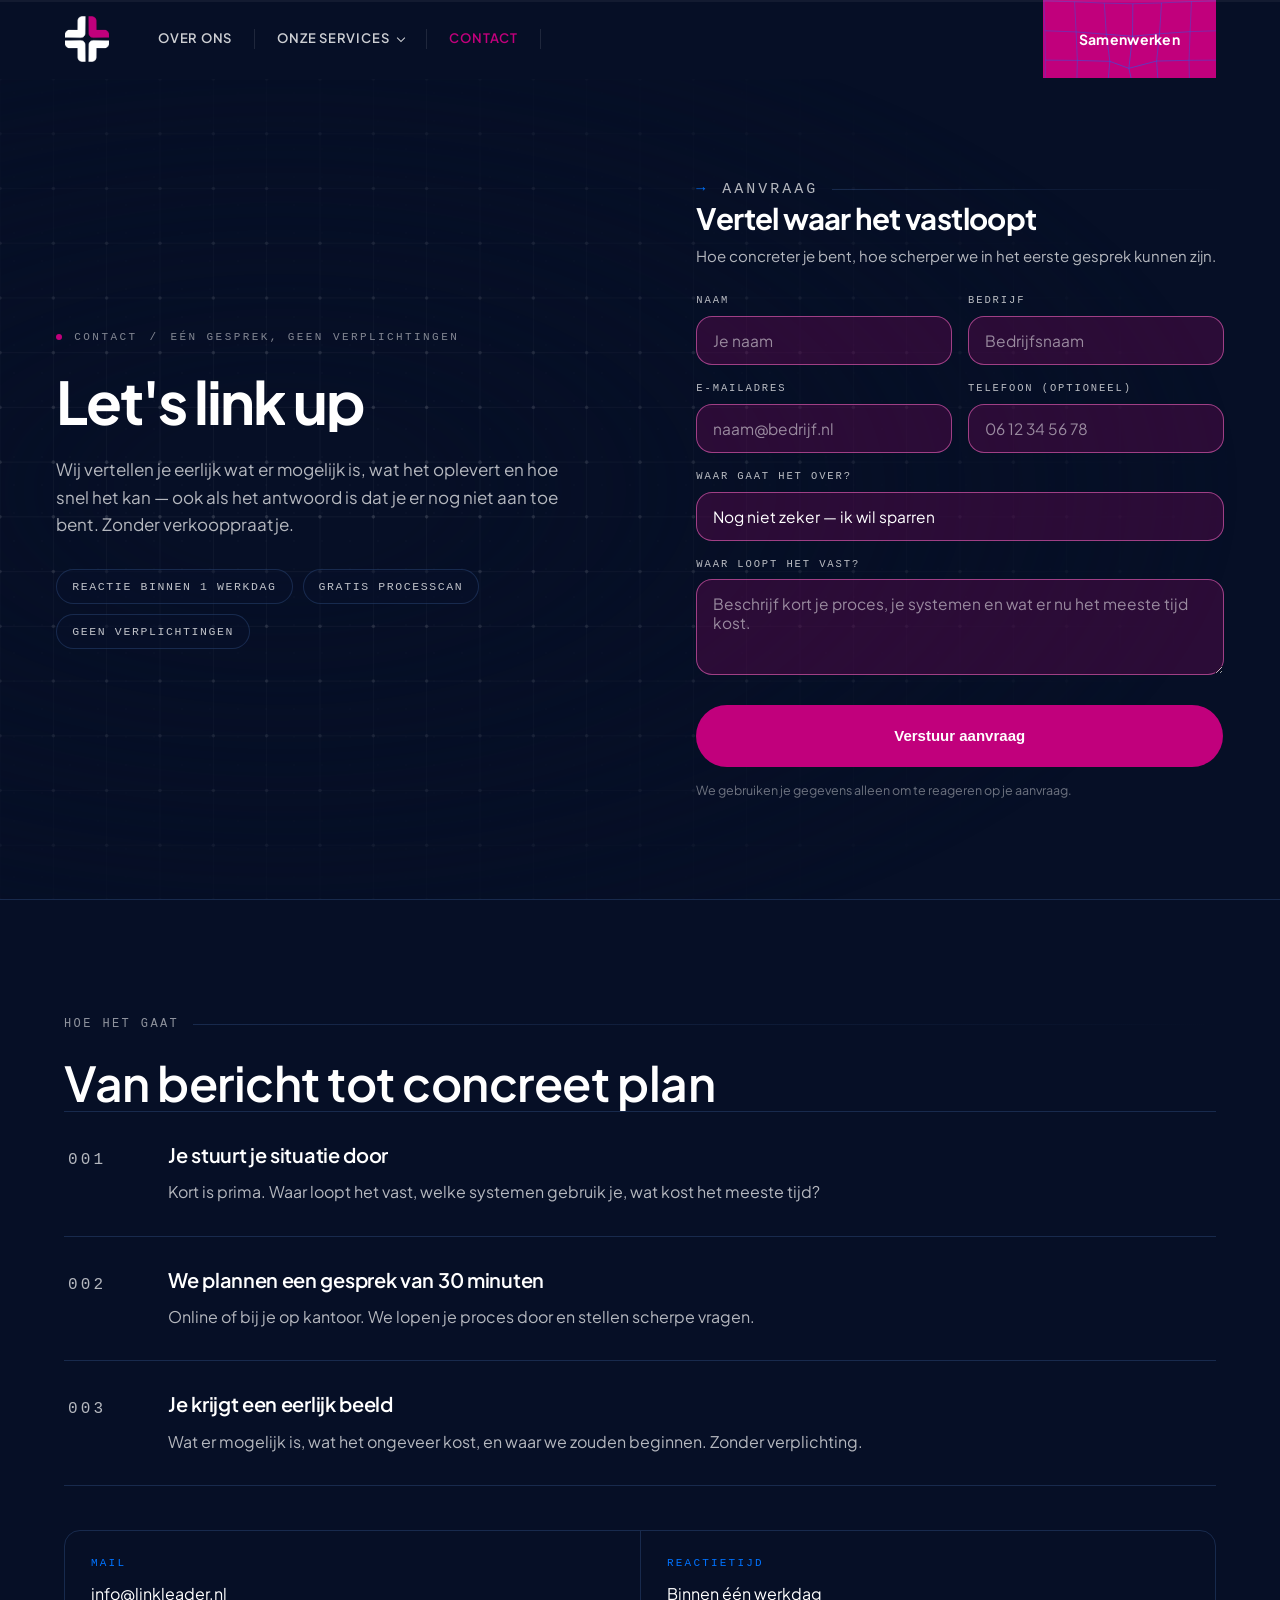
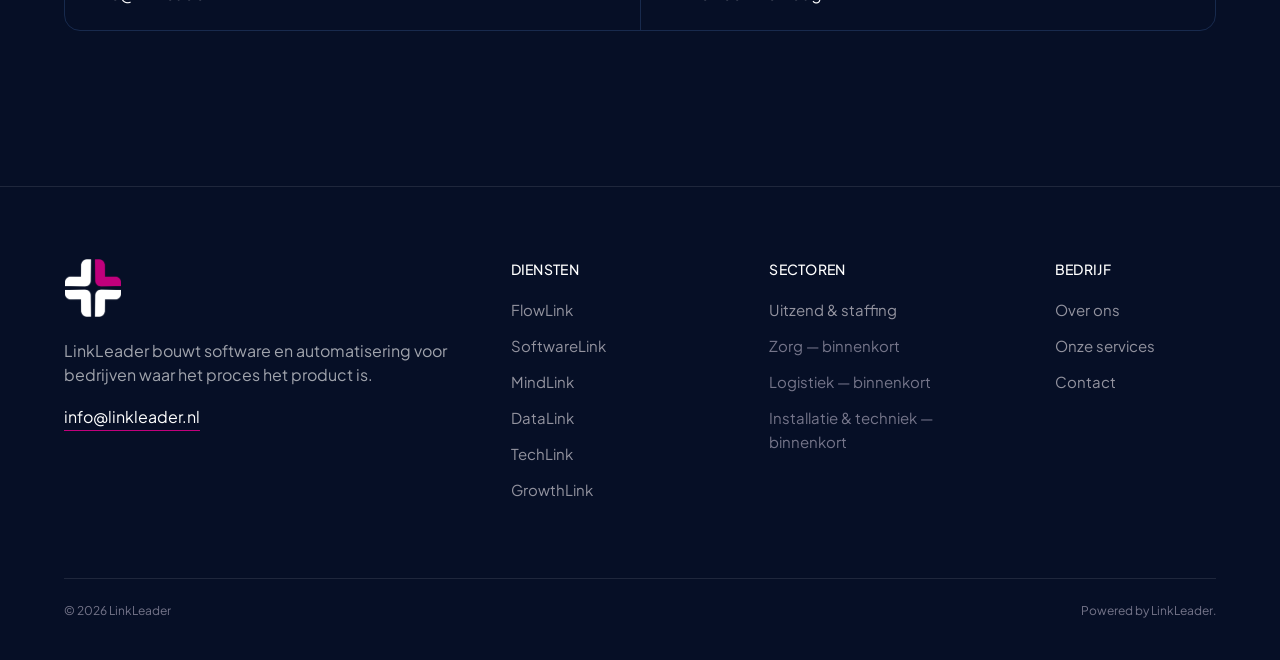
<file: contact.html>
<!DOCTYPE html>
<html lang="nl">
<head>
<meta charset="utf-8">
<meta name="viewport" content="width=device-width, initial-scale=1">
<title>Contact — LinkLeader</title>
<meta name="description" content="Eén gesprek, geen verplichtingen. Wij vertellen je eerlijk wat er mogelijk is, wat het oplevert en hoe snel het kan.">
<link rel="preconnect" href="https://fonts.googleapis.com">
<link rel="preconnect" href="https://fonts.gstatic.com" crossorigin>
<link href="https://fonts.googleapis.com/css2?family=Plus+Jakarta+Sans:wght@400;500;600;700&display=swap" rel="stylesheet">
<link rel="stylesheet" href="styles.css?v=14">
<link rel="stylesheet" href="nav-services.css?v=6">
<link rel="stylesheet" href="fl-kit.css?v=10">
<style>

  /* ---------------- hero split: verhaal links, formulier rechts ----------------
     One screen, no scrolling: the left half carries the pitch, the right half
     is the form running edge to edge. */
  .contact-hero{
    position:relative;overflow:hidden;
    min-height:calc(100svh - 79px);
    display:grid;grid-template-columns:1fr 1fr;
    border-bottom:1px solid var(--fl-line);
  }
  .contact-hero .hero-grid__canvas{
    position:absolute;inset:0;width:100%;height:100%;z-index:0;
    -webkit-mask-image:radial-gradient(110% 90% at 22% 50%, #000 10%, transparent 68%);
    mask-image:radial-gradient(110% 90% at 22% 50%, #000 10%, transparent 68%);
  }
  .contact-hero__inner{
    position:relative;z-index:1;
    display:flex;flex-direction:column;justify-content:center;
    padding:56px clamp(24px,4.4vw,72px);
  }
  .contact-hero h1{
    margin:0;font-size:clamp(38px,4.6vw,72px);line-height:1.03;letter-spacing:-.035em;
    font-family:'Plus Jakarta Sans',Inter,ui-sans-serif,system-ui,sans-serif;font-weight:700;color:#fff;
  }
  .contact-hero__lead{margin:24px 0 0;max-width:46ch;color:var(--t-70);font-size:17px;line-height:1.62}
  .contact-hero .spec-strip{margin-top:30px}

  .hero-meta{
    margin:0 0 26px;display:flex;align-items:center;gap:12px;
    font-family:var(--mono);font-size:11px;letter-spacing:.22em;text-transform:uppercase;
    color:rgba(255,255,255,.5);
  }
  .hero-meta__dot{
    width:6px;height:6px;border-radius:9999px;background:var(--pink);flex:none;
    animation:ct-pulse 2.6s ease-out infinite;
  }
  @keyframes ct-pulse{
    0%{box-shadow:0 0 0 0 rgba(193,0,124,.55)}
    70%{box-shadow:0 0 0 10px rgba(193,0,124,0)}
    100%{box-shadow:0 0 0 0 rgba(193,0,124,0)}
  }

  /* ---------------- body split ---------------- */
  .contact-story .build-list{max-width:none}
  .contact-story .build-row{grid-template-columns:76px minmax(0,1fr);gap:6px 24px;padding:30px 4px}
  .contact-story .build-row p:not(.build-row__num){grid-column:2}
  .contact-story .build-row h3{font-size:clamp(17px,1.7vw,20px)}

  .direct{
    display:grid;grid-template-columns:1fr 1fr;gap:0;margin-top:44px;
    border:1px solid var(--fl-line);border-radius:var(--r-md);overflow:hidden;
  }
  .direct div{padding:24px 26px}
  .direct div + div{border-left:1px solid var(--fl-line)}
  .direct h4{
    margin:0 0 10px;font-family:var(--mono);font-size:11px;letter-spacing:.2em;
    text-transform:uppercase;color:var(--blue);font-weight:400;
  }
  .direct p,.direct a{margin:0;font-size:16px;color:#fff;text-decoration:none}
  .direct a:hover{color:var(--pink-soft)}

  /* ---------------- form: fills the right half edge to edge ---------------- */
  .contact-form{
    position:relative;z-index:1;
    display:flex;flex-direction:column;justify-content:center;
    padding:52px clamp(24px,4.4vw,72px);
    /* Geen eigen vlak meer: de achtergrond van de hero loopt door, en de
       velden doen het werk dat het paneel eerst deed. */
    background:transparent;
  }
  .contact-form__head{margin-bottom:26px}
  .contact-form h2{
    margin:0 0 8px;font-size:clamp(23px,2.3vw,32px);line-height:1.18;
    color:#fff;letter-spacing:-.02em;font-weight:700;
  }
  .contact-form__head p{margin:0;color:var(--t-70);font-size:15px;line-height:1.55}

  .contact-form .field{margin-bottom:16px}
  .contact-form .field label{
    display:block;margin-bottom:7px;
    font-family:var(--mono);font-size:10.5px;letter-spacing:.18em;text-transform:uppercase;
    color:rgba(255,255,255,.55);font-weight:400;
  }
  /* A bigger, softer field reads as an invitation rather than a data-entry chore. */
  /* De velden dragen nu de kleur van de pagina. Fel genoeg om het
     formulier te zijn waar je oog naartoe gaat, donker genoeg om witte
     tekst er leesbaar op te houden. */
  .contact-form .field input,
  .contact-form .field textarea,
  .contact-form .field select{
    width:100%;padding:14px 16px;font-size:15.5px;color:#fff;
    background:rgba(193,0,124,.20);
    border:1px solid rgba(255,107,199,.55);border-radius:var(--r-md);
    transition:border-color .25s ease,background-color .25s ease,box-shadow .25s ease;
  }
  .contact-form .field input::placeholder,
  .contact-form .field textarea::placeholder{color:rgba(255,255,255,.52)}
  .contact-form .field input:hover,
  .contact-form .field textarea:hover,
  .contact-form .field select:hover{
    border-color:#ff6bc7;background:rgba(193,0,124,.28);
  }
  .contact-form .field input:focus,
  .contact-form .field textarea:focus,
  .contact-form .field select:focus{
    outline:none;border-color:#ff8ad4;
    background:rgba(193,0,124,.34);
    box-shadow:0 0 0 4px rgba(255,107,199,.22);
  }
  .contact-form .field label{color:rgba(255,255,255,.72)}
  .contact-form .field textarea{min-height:96px;resize:vertical}
  .contact-form .field--row{display:grid;grid-template-columns:1fr 1fr;gap:16px;margin-bottom:0}

  .contact-form button[type=submit]{margin-top:8px}
  .contact-form__note{margin:14px 0 0;font-size:12.5px;color:rgba(255,255,255,.42);line-height:1.5}

  /* On a short laptop screen the form still has to land inside one viewport,
     so it tightens up rather than pushing the submit button below the fold. */
  @media (min-width:1025px) and (max-height:860px){
    .contact-form{padding:34px clamp(24px,4.4vw,72px)}
    .contact-form__head{margin-bottom:18px}
    .contact-form__head p{display:none}
    .contact-form .field{margin-bottom:11px}
    .contact-form .field--row{gap:12px}
    .contact-form .field label{margin-bottom:5px}
    .contact-form .field input,
    .contact-form .field select{padding:11px 14px}
    .contact-form .field textarea{min-height:64px;padding:11px 14px}
    .contact-hero__inner{padding-top:40px;padding-bottom:40px}
  }

  /* ---------------- onder de vouw ---------------- */
  .contact-grid{display:block}

  @media (max-width:1024px){
    .contact-hero{grid-template-columns:1fr;min-height:0}
    .contact-hero__inner{border-bottom:1px solid var(--fl-line);padding:80px 24px 56px}
    .contact-form{padding:48px 24px 56px}
  }
  @media (max-width:720px){
    .direct{grid-template-columns:1fr}
    .direct div + div{border-left:0;border-top:1px solid var(--fl-line)}
    .contact-story .build-row{grid-template-columns:1fr;gap:8px;padding:26px 4px}
    .contact-story .build-row p:not(.build-row__num){grid-column:1}
    .contact-form .field--row{grid-template-columns:1fr;gap:0}
  }
</style>
</head>
<body>

<!-- ================= SCROLL PROGRESS ================= -->
<div class="scroll-progress" aria-hidden="true"><span class="scroll-progress__bar"></span></div>

<header class="nav">
  <div class="wide nav__inner">
    <a href="index.html" class="brand-link" aria-label="LinkLeader home">
      <img class="brand-link__logo" src="logo.png?v=1" alt="">
    </a>
    <nav class="nav__links">
      <a href="over-ons.html">Over ons</a>
      <a class="nav__svc" href="services.html" aria-expanded="false" aria-controls="svcmenu">Onze services</a>
      <a href="contact.html" aria-current="page">Contact</a>
    </nav>
    <a class="nav__cta" href="contact.html"><span>Samenwerken</span></a>
    <button class="nav__toggle" aria-expanded="false" aria-controls="mnav" aria-label="Menu"><span></span></button>
  </div>

  <div class="mega" id="svcmenu">
    <div class="wide">
      <div class="mega__in">
        <div class="mega__col">
          <p class="mega__k">Diensten</p>
          <div class="mega__grid">
            <a class="svci" href="ai-automation.html" style="--a:var(--acc-flow)"><span class="svci__w">FLOW<i>LINK</i></span><span class="svci__d">AI-automatisering</span></a>
            <a class="svci" href="softwarelink.html" style="--a:var(--acc-software)"><span class="svci__w">SOFTWARE<i>LINK</i></span><span class="svci__d">Web &amp; app development</span></a>
            <a class="svci" href="mindlink.html" style="--a:var(--acc-mind)"><span class="svci__w">MIND<i>LINK</i></span><span class="svci__d">AI &amp; agent implementatie</span></a>
            <a class="svci" href="datalink.html" style="--a:var(--acc-data)"><span class="svci__w">DATA<i>LINK</i></span><span class="svci__d">Data &amp; AI-fundering</span></a>
            <a class="svci" href="techlink.html" style="--a:var(--acc-tech)"><span class="svci__w">TECH<i>LINK</i></span><span class="svci__d">Software advies &amp; implementatie</span></a>
            <a class="svci" href="growthlink.html" style="--a:var(--acc-growth)"><span class="svci__w">GROWTH<i>LINK</i></span><span class="svci__d">Sales &amp; conversieoptimalisatie</span></a>
          </div>
        </div>
        <div class="mega__col mega__col--sect">
          <p class="mega__k">Sectoren</p>
          <div class="mega__grid">
            <a class="svci" href="uitzendbureaus.html" style="--a:var(--acc-staffing)"><span class="svci__w">Uitzend &amp;<i> staffing</i></span><span class="svci__d">Van aanvraag tot plaatsing</span></a>
            <span class="svci svci--soon" style="--a:var(--acc-mind)"><span class="svci__w">Zorg<span class="svci__soon">Binnenkort</span></span><span class="svci__d">Roosters en bevoegdheden</span></span>
            <span class="svci svci--soon" style="--a:var(--acc-data)"><span class="svci__w">Logistiek<span class="svci__soon">Binnenkort</span></span><span class="svci__d">Planning en capaciteit</span></span>
            <span class="svci svci--soon" style="--a:var(--acc-tech)"><span class="svci__w">Installatie &amp; techniek<span class="svci__soon">Binnenkort</span></span><span class="svci__d">Werkbonnen en certificering</span></span>
          </div>
        </div>
      </div>
      <div class="mega__foot">
        <a href="services.html">Alle diensten en sectoren →</a>
        <p>Weet je niet waar te beginnen? <a href="contact.html">Plan een kennismaking</a></p>
      </div>
    </div>
  </div>

  <div class="nav__panel wide" id="mnav">
    <a href="over-ons.html">Over ons</a>
    <details class="mnav__grp">
      <summary>Onze services</summary>
      <div class="mnav__body">
        <p class="mnav__k">Diensten</p>
        <a class="" href="ai-automation.html" style="--a:var(--acc-flow)"><span class="svci__w">FLOW<i>LINK</i></span><span class="svci__d">AI-automatisering</span></a>
        <a class="" href="softwarelink.html" style="--a:var(--acc-software)"><span class="svci__w">SOFTWARE<i>LINK</i></span><span class="svci__d">Web &amp; app development</span></a>
        <a class="" href="mindlink.html" style="--a:var(--acc-mind)"><span class="svci__w">MIND<i>LINK</i></span><span class="svci__d">AI &amp; agent implementatie</span></a>
        <a class="" href="datalink.html" style="--a:var(--acc-data)"><span class="svci__w">DATA<i>LINK</i></span><span class="svci__d">Data &amp; AI-fundering</span></a>
        <a class="" href="techlink.html" style="--a:var(--acc-tech)"><span class="svci__w">TECH<i>LINK</i></span><span class="svci__d">Software advies &amp; implementatie</span></a>
        <a class="" href="growthlink.html" style="--a:var(--acc-growth)"><span class="svci__w">GROWTH<i>LINK</i></span><span class="svci__d">Sales &amp; conversieoptimalisatie</span></a>
        <div class="mnav__sect"><p class="mnav__k">Sectoren</p>
        <a class="" href="uitzendbureaus.html" style="--a:var(--acc-staffing)"><span class="svci__w">Uitzend &amp;<i> staffing</i></span><span class="svci__d">Van aanvraag tot plaatsing</span></a>
        <span class=" svci--soon" style="--a:var(--acc-mind)"><span class="svci__w">Zorg<span class="svci__soon">Binnenkort</span></span><span class="svci__d">Roosters en bevoegdheden</span></span>
        <span class=" svci--soon" style="--a:var(--acc-data)"><span class="svci__w">Logistiek<span class="svci__soon">Binnenkort</span></span><span class="svci__d">Planning en capaciteit</span></span>
        <span class=" svci--soon" style="--a:var(--acc-tech)"><span class="svci__w">Installatie &amp; techniek<span class="svci__soon">Binnenkort</span></span><span class="svci__d">Werkbonnen en certificering</span></span>
        </div>
        <p class="mnav__k">Overzicht</p>
        <a href="services.html">Alle diensten en sectoren</a>
      </div>
    </details>
    <a href="contact.html" aria-current="page">Contact</a>
    <a class="btn btn--primary btn--full" href="contact.html">Samenwerken</a>
  </div>
</header>

<!-- ================= HERO ================= -->
<section class="contact-hero" id="contactHero">
  <canvas class="hero-grid__canvas" id="contactHeroGrid" aria-hidden="true"></canvas>
    <div class="contact-hero__inner">
      <p class="hero-meta"><span class="hero-meta__dot" aria-hidden="true"></span>Contact <span aria-hidden="true">/</span> Eén gesprek, geen verplichtingen</p>
      <h1 data-split>Let's link up</h1>
      <p class="contact-hero__lead">Wij vertellen je eerlijk wat er mogelijk is, wat het oplevert en hoe snel het kan — ook als het antwoord is dat je er nog niet aan toe bent. Zonder verkooppraatje.</p>
      <ul class="spec-strip reveal reveal--group" data-stagger>
        <li>Reactie binnen 1 werkdag</li>
        <li>Gratis processcan</li>
        <li>Geen verplichtingen</li>
      </ul>
    </div>

  <div class="contact-form" id="formulier">
    <div class="contact-form__head">
      <p class="sec-index"><span class="sec-index__n">→</span> Aanvraag</p>
      <h2>Vertel waar het vastloopt</h2>
      <p>Hoe concreter je bent, hoe scherper we in het eerste gesprek kunnen zijn.</p>
    </div>
    <!-- Netlify Forms: de inzending wordt bij de deploy herkend aan
         data-netlify en de name. Het verzendadres (info@linkleader.nl)
         staat als e-mailnotificatie in het Netlify-dashboard, niet hier. -->
    <form id="intake" name="contact" method="POST" action="/contact.html" data-netlify="true" netlify-honeypot="bot-field">
      <input type="hidden" name="form-name" value="contact">
      <!-- Vangnet voor bots: mensen zien dit veld niet, bots vullen het
           wel in en die inzending wordt dan genegeerd. -->
      <p class="is-hidden" aria-hidden="true">
        <label>Laat dit veld leeg <input name="bot-field" tabindex="-1" autocomplete="off"></label>
      </p>
      <div class="field--row">
        <div class="field">
          <label for="naam">Naam</label>
          <input id="naam" name="naam" type="text" placeholder="Je naam" required>
        </div>
        <div class="field">
          <label for="bedrijf">Bedrijf</label>
          <input id="bedrijf" name="bedrijf" type="text" placeholder="Bedrijfsnaam" required>
        </div>
      </div>
      <div class="field--row">
        <div class="field">
          <label for="email">E-mailadres</label>
          <input id="email" name="email" type="email" placeholder="naam@bedrijf.nl" required>
        </div>
        <div class="field">
          <label for="tel">Telefoon (optioneel)</label>
          <input id="tel" name="tel" type="tel" placeholder="06 12 34 56 78">
        </div>
      </div>
      <div class="field">
        <label for="onderwerp">Waar gaat het over?</label>
        <select id="onderwerp" name="onderwerp">
          <option>Nog niet zeker — ik wil sparren</option>
          <option>FlowLink — AI-automatisering</option>
          <option>SoftwareLink — web &amp; app development</option>
          <option>MindLink — AI &amp; agent implementatie</option>
          <option>DataLink — data &amp; AI-fundering</option>
          <option>TechLink — software advies &amp; implementatie</option>
          <option>GrowthLink — sales &amp; conversieoptimalisatie</option>
          <option>Uitzend &amp; staffing — matching automatiseren</option>
        </select>
      </div>
      <div class="field">
        <label for="bericht">Waar loopt het vast?</label>
        <textarea id="bericht" name="bericht" placeholder="Beschrijf kort je proces, je systemen en wat er nu het meeste tijd kost."></textarea>
      </div>
      <button class="btn btn--primary btn--full btn--lg" type="submit" data-magnetic>Verstuur aanvraag</button>
      <p class="contact-form__note">We gebruiken je gegevens alleen om te reageren op je aanvraag.</p>
      <p id="formstatus" role="status" style="margin:14px 0 0;display:none;color:var(--pink-soft);font-size:14.5px"></p>
    </form>
  </div>
</section>

<!-- ================= 01 — HOE HET GAAT ================= -->
<section class="fl-section">
  <div class="wide contact-grid">

    <div class="contact-story reveal">
      <p class="sec-index">Hoe het gaat</p>
      <h2 class="h-section" data-split>Van bericht tot concreet plan</h2>

      <div class="build-list reveal reveal--group" data-stagger>
        <article class="build-row grid-spot">
          <p class="build-row__num">001</p>
          <h3>Je stuurt je situatie door</h3>
          <p>Kort is prima. Waar loopt het vast, welke systemen gebruik je, wat kost het meeste tijd?</p>
        </article>
        <article class="build-row grid-spot">
          <p class="build-row__num">002</p>
          <h3>We plannen een gesprek van 30 minuten</h3>
          <p>Online of bij je op kantoor. We lopen je proces door en stellen scherpe vragen.</p>
        </article>
        <article class="build-row grid-spot">
          <p class="build-row__num">003</p>
          <h3>Je krijgt een eerlijk beeld</h3>
          <p>Wat er mogelijk is, wat het ongeveer kost, en waar we zouden beginnen. Zonder verplichting.</p>
        </article>
      </div>

      <div class="direct">
        <div>
          <h4>Mail</h4>
          <a href="mailto:info@linkleader.nl">info@linkleader.nl</a>
        </div>
        <div>
          <h4>Reactietijd</h4>
          <p>Binnen één werkdag</p>
        </div>
      </div>
    </div>

  </div>
</section>

<footer class="footer">
  <div class="wide">
    <div class="footer__grid">
      <div>
        <div class="footer-brand">
          <img id="footerLogo" src="logo.png?v=1" alt="LinkLeader logo">
        </div>
        <p>LinkLeader bouwt software en automatisering voor bedrijven waar het proces het product is.</p>
        <a class="link-under" href="mailto:info@linkleader.nl">info@linkleader.nl</a>
      </div>
      <div>
        <h4>Diensten</h4>
        <ul>
          <li><a href="ai-automation.html">FlowLink</a></li>
          <li><a href="softwarelink.html">SoftwareLink</a></li>
          <li><a href="mindlink.html">MindLink</a></li>
          <li><a href="datalink.html">DataLink</a></li>
          <li><a href="techlink.html">TechLink</a></li>
          <li><a href="growthlink.html">GrowthLink</a></li>
        </ul>
      </div>
      <div class="foot-sect">
        <h4>Sectoren</h4>
        <ul>
          <li><a href="uitzendbureaus.html">Uitzend &amp; staffing</a></li>
          <li><span class="foot-soon">Zorg — binnenkort</span></li>
          <li><span class="foot-soon">Logistiek — binnenkort</span></li>
          <li><span class="foot-soon">Installatie &amp; techniek — binnenkort</span></li>
        </ul>
      </div>
      <div>
        <h4>Bedrijf</h4>
        <ul>
          <li><a href="over-ons.html">Over ons</a></li>
          <li><a href="services.html">Onze services</a></li>
          <li><a href="contact.html">Contact</a></li>
        </ul>
      </div>
    </div>
    <div class="footer__bottom">
      <span class="micro">© 2026 LinkLeader</span>
      <span class="micro">Powered by LinkLeader.</span>
    </div>
  </div>
</footer>

<script src="site.js?v=4"></script>
<script src="nav-services.js?v=1"></script>
<script src="kinetic-grid.js?v=5"></script>
<script src="card-grid.js?v=3"></script>
<script src="fl-motion.js?v=2"></script>
<script>
(function(){
  'use strict';
  window.initKineticGrid(
    document.getElementById('contactHeroGrid'),
    document.getElementById('contactHero')
  );

  var navCta = document.querySelector('.nav__cta');
  if(navCta) window.initCardGrid(navCta);
})();
</script>
<script>
/* Versturen via fetch in plaats van een gewone POST, zodat de bezoeker
   op de pagina blijft en het antwoord in de vormgeving van de site
   verschijnt in plaats van op een kale bevestigingspagina.
   Netlify verwacht de velden als form-urlencoded op het eigen pad. */
(function(){
  'use strict';
  var form = document.getElementById('intake');
  var status = document.getElementById('formstatus');
  var button = form.querySelector('button[type=submit]');
  if(!form) return;

  var melding = function(tekst, fout){
    status.style.display = 'block';
    status.textContent = tekst;
    status.style.color = fout ? '#FF8A4C' : 'var(--pink-soft)';
  };

  form.addEventListener('submit', function(e){
    e.preventDefault();

    // Vangnet: de browser valideert zelf al, maar als een veld ooit
    // programmatisch wordt gevuld blijft dit de laatste controle.
    if(!form.checkValidity()){
      form.reportValidity();
      return;
    }

    var origineel = button.textContent;
    button.disabled = true;
    button.textContent = 'Versturen…';
    melding('Bezig met versturen…', false);

    fetch('/', {
      method: 'POST',
      headers: { 'Content-Type': 'application/x-www-form-urlencoded' },
      body: new URLSearchParams(new FormData(form)).toString()
    })
    .then(function(res){
      if(!res.ok) throw new Error(res.status);
      form.reset();
      melding('Dank je, je aanvraag is binnen. Je hoort binnen één werkdag van ons.', false);
    })
    .catch(function(){
      melding('Verzenden lukte niet. Mail ons rechtstreeks op info@linkleader.nl, dan pakken we het op.', true);
    })
    .finally(function(){
      button.disabled = false;
      button.textContent = origineel;
    });
  });
})();
</script>
</body>
</html>
</file>
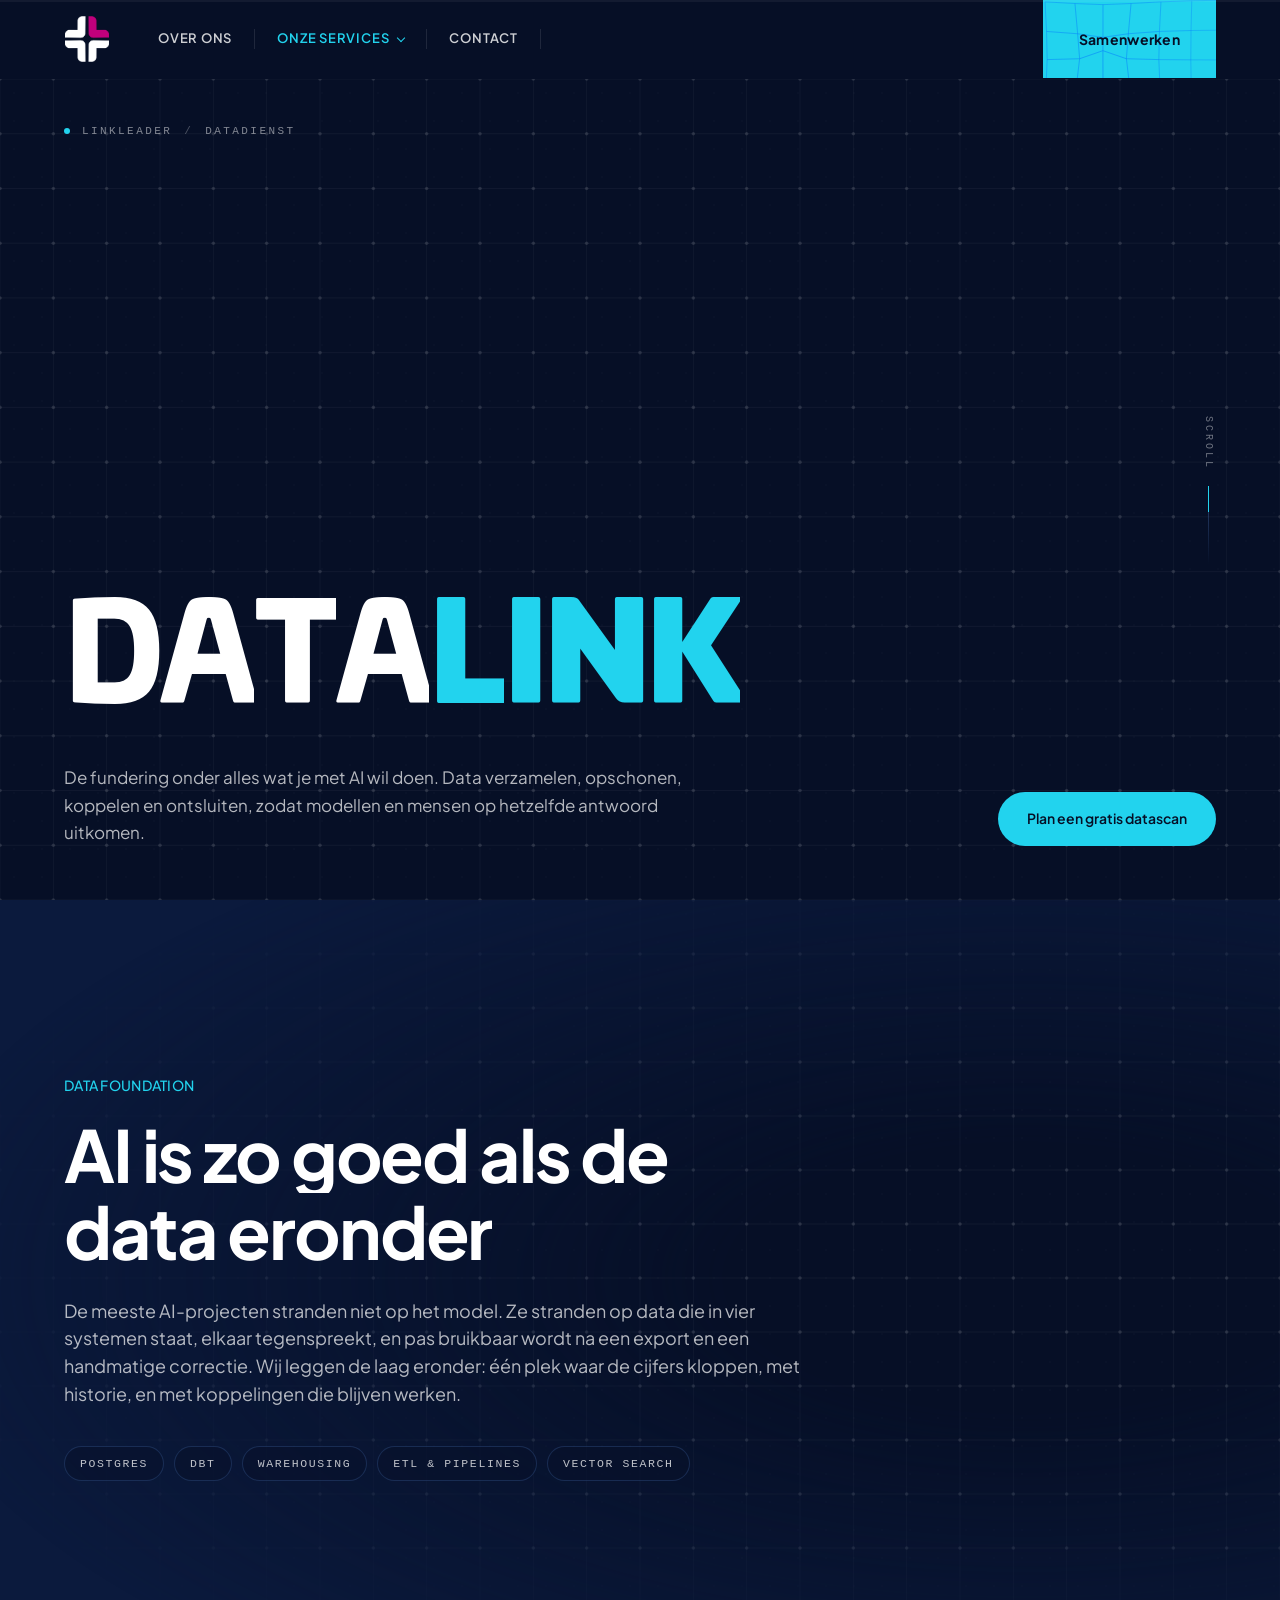
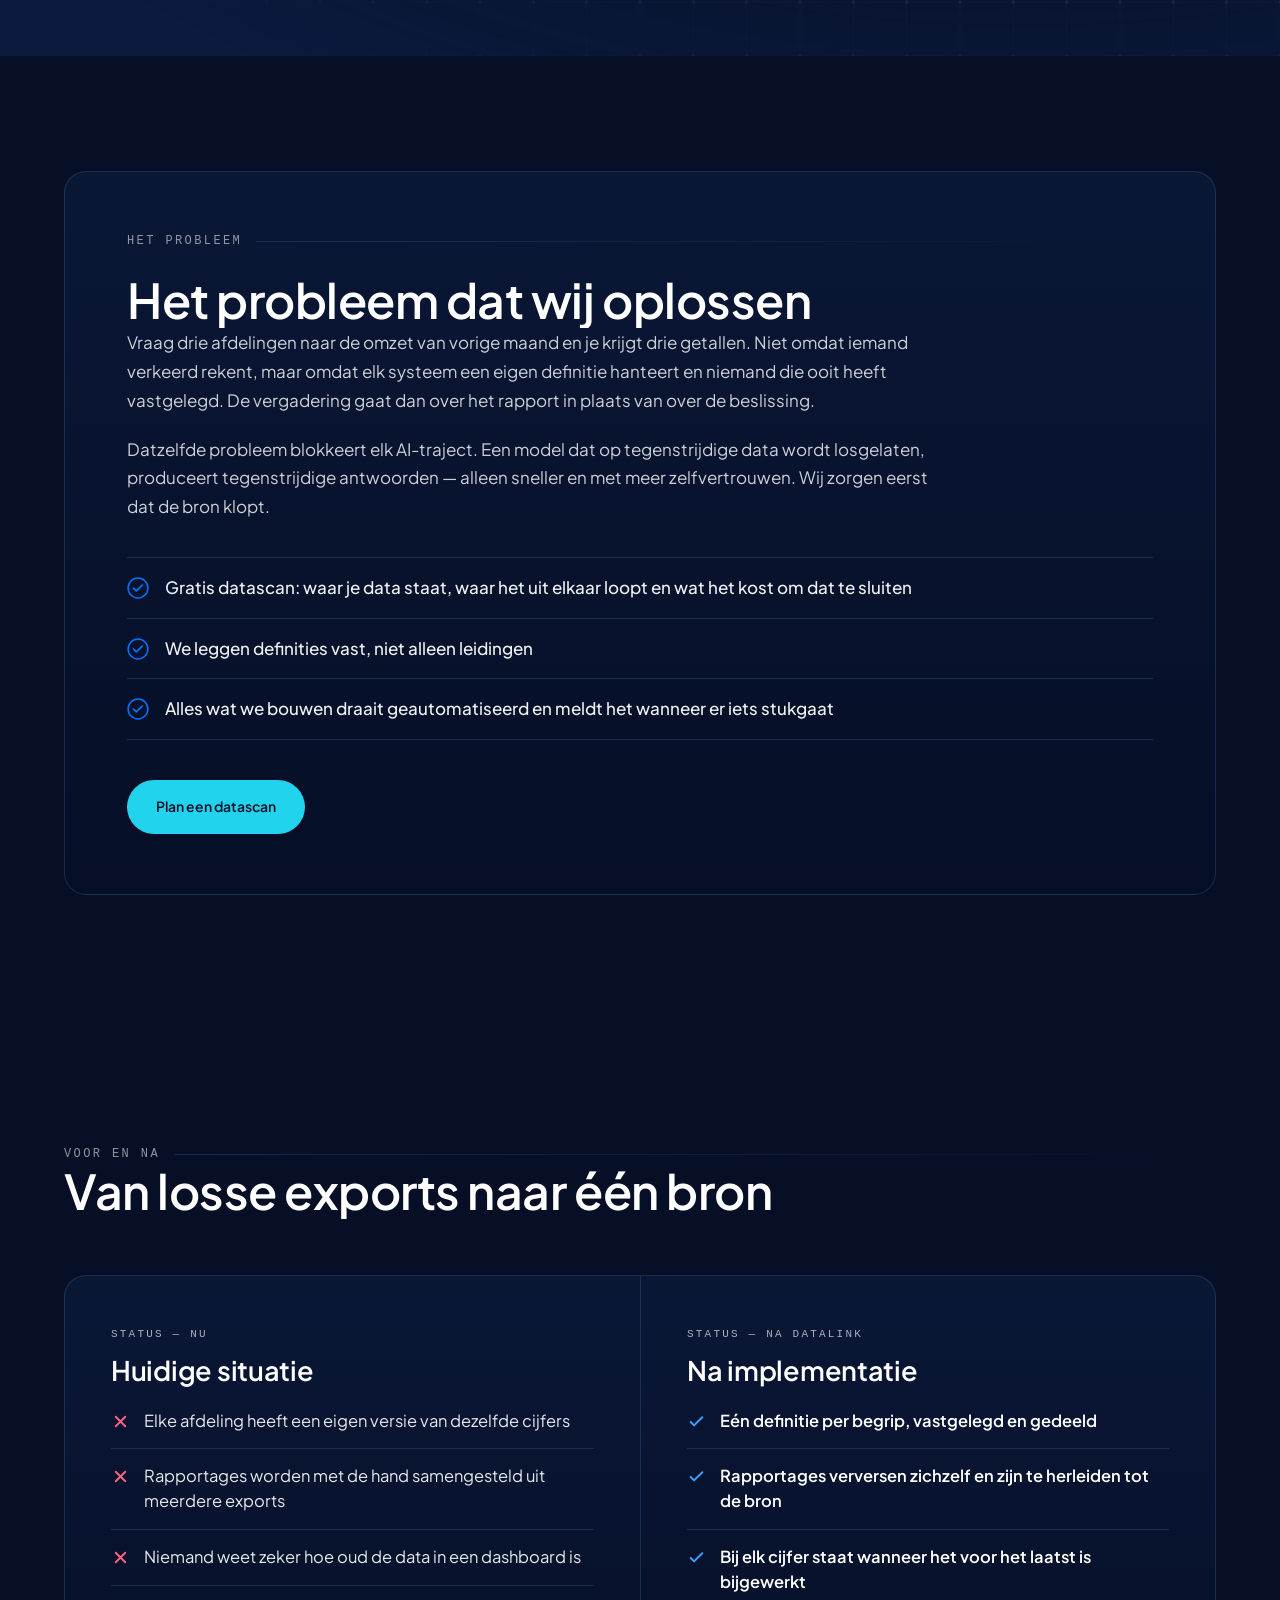
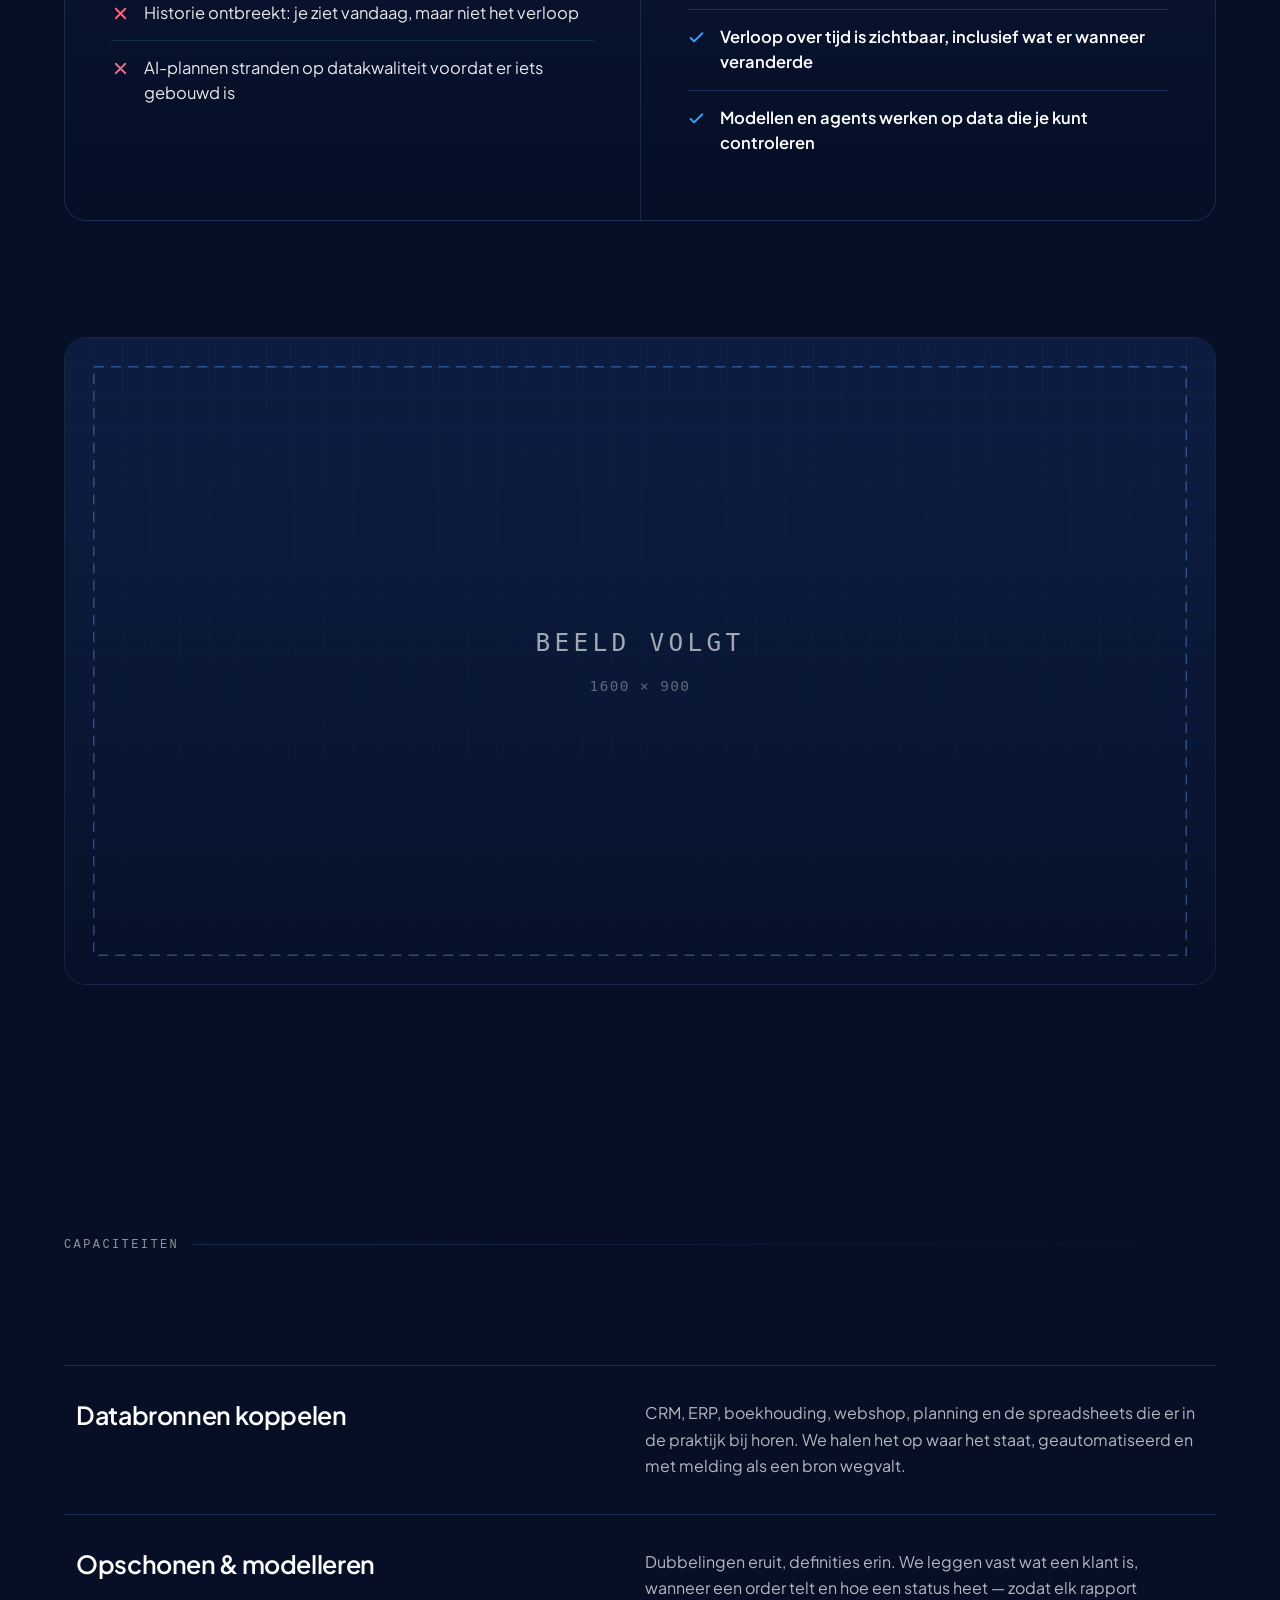
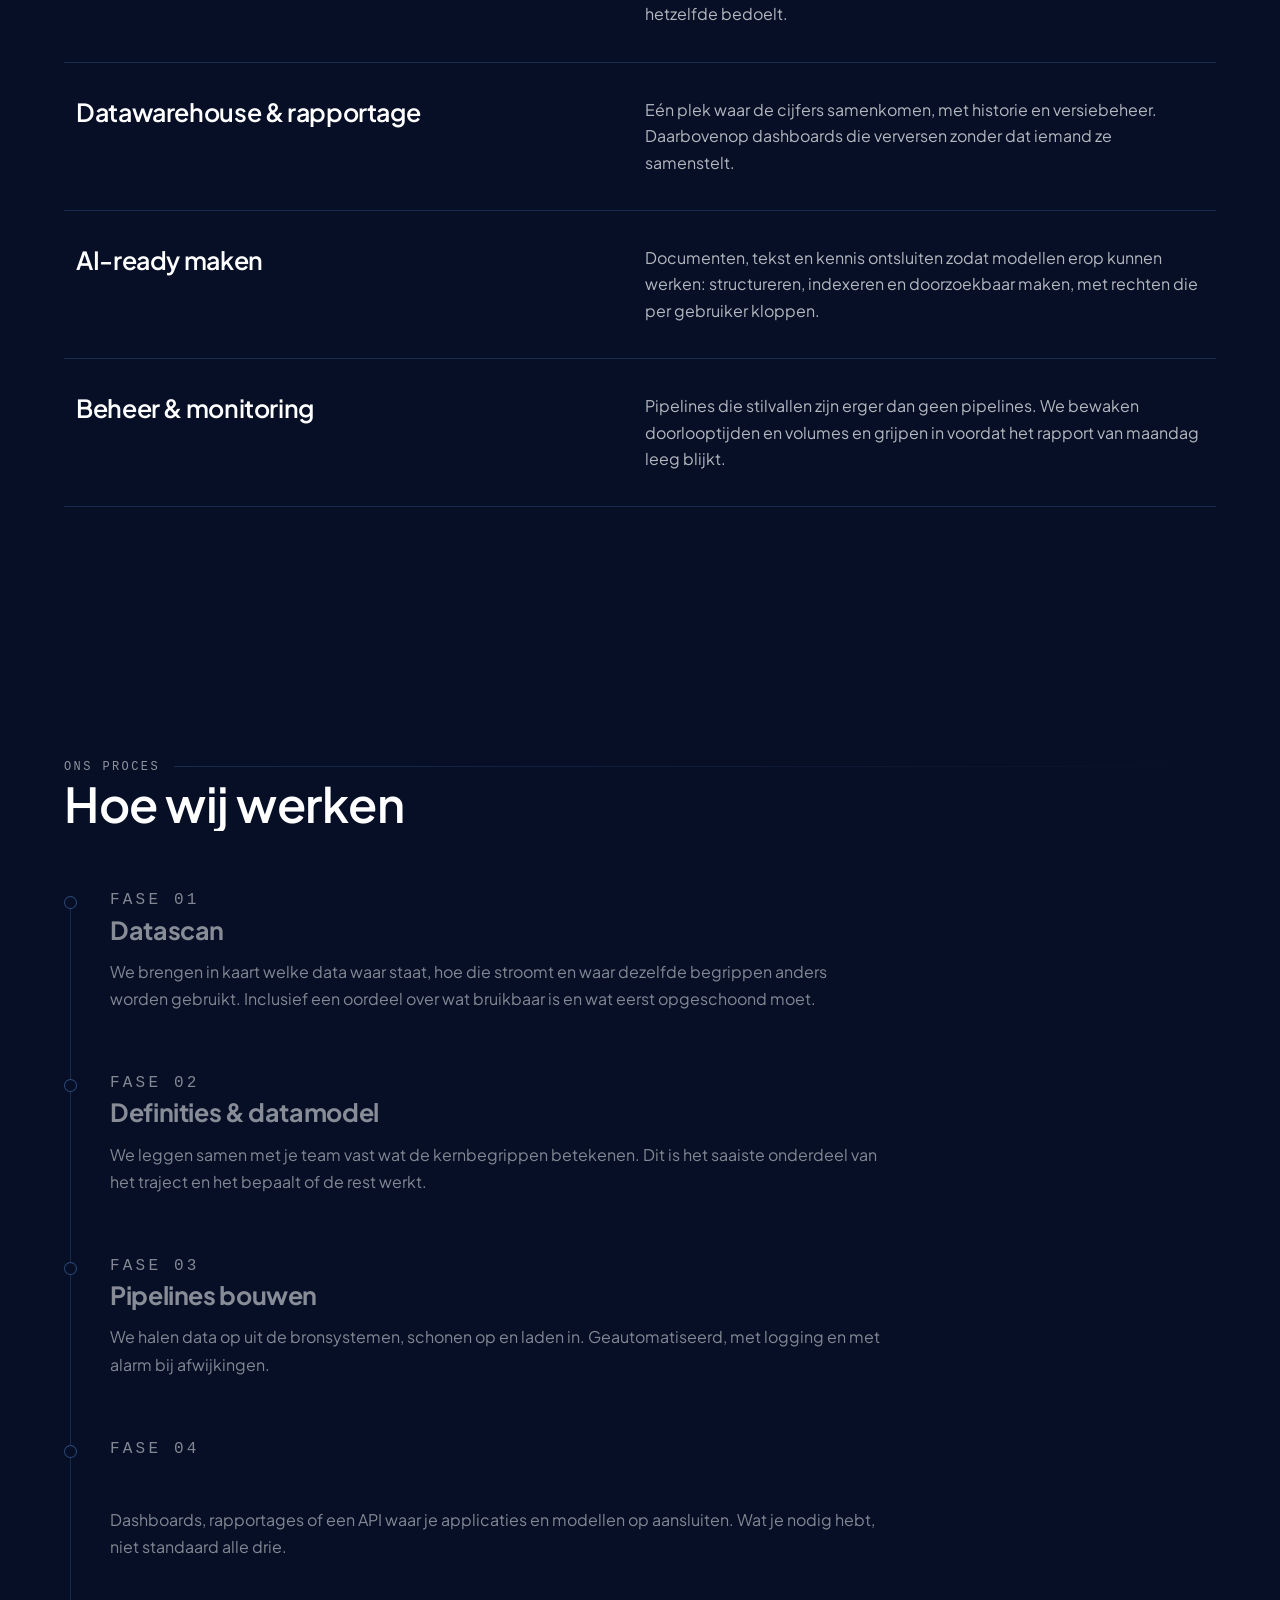
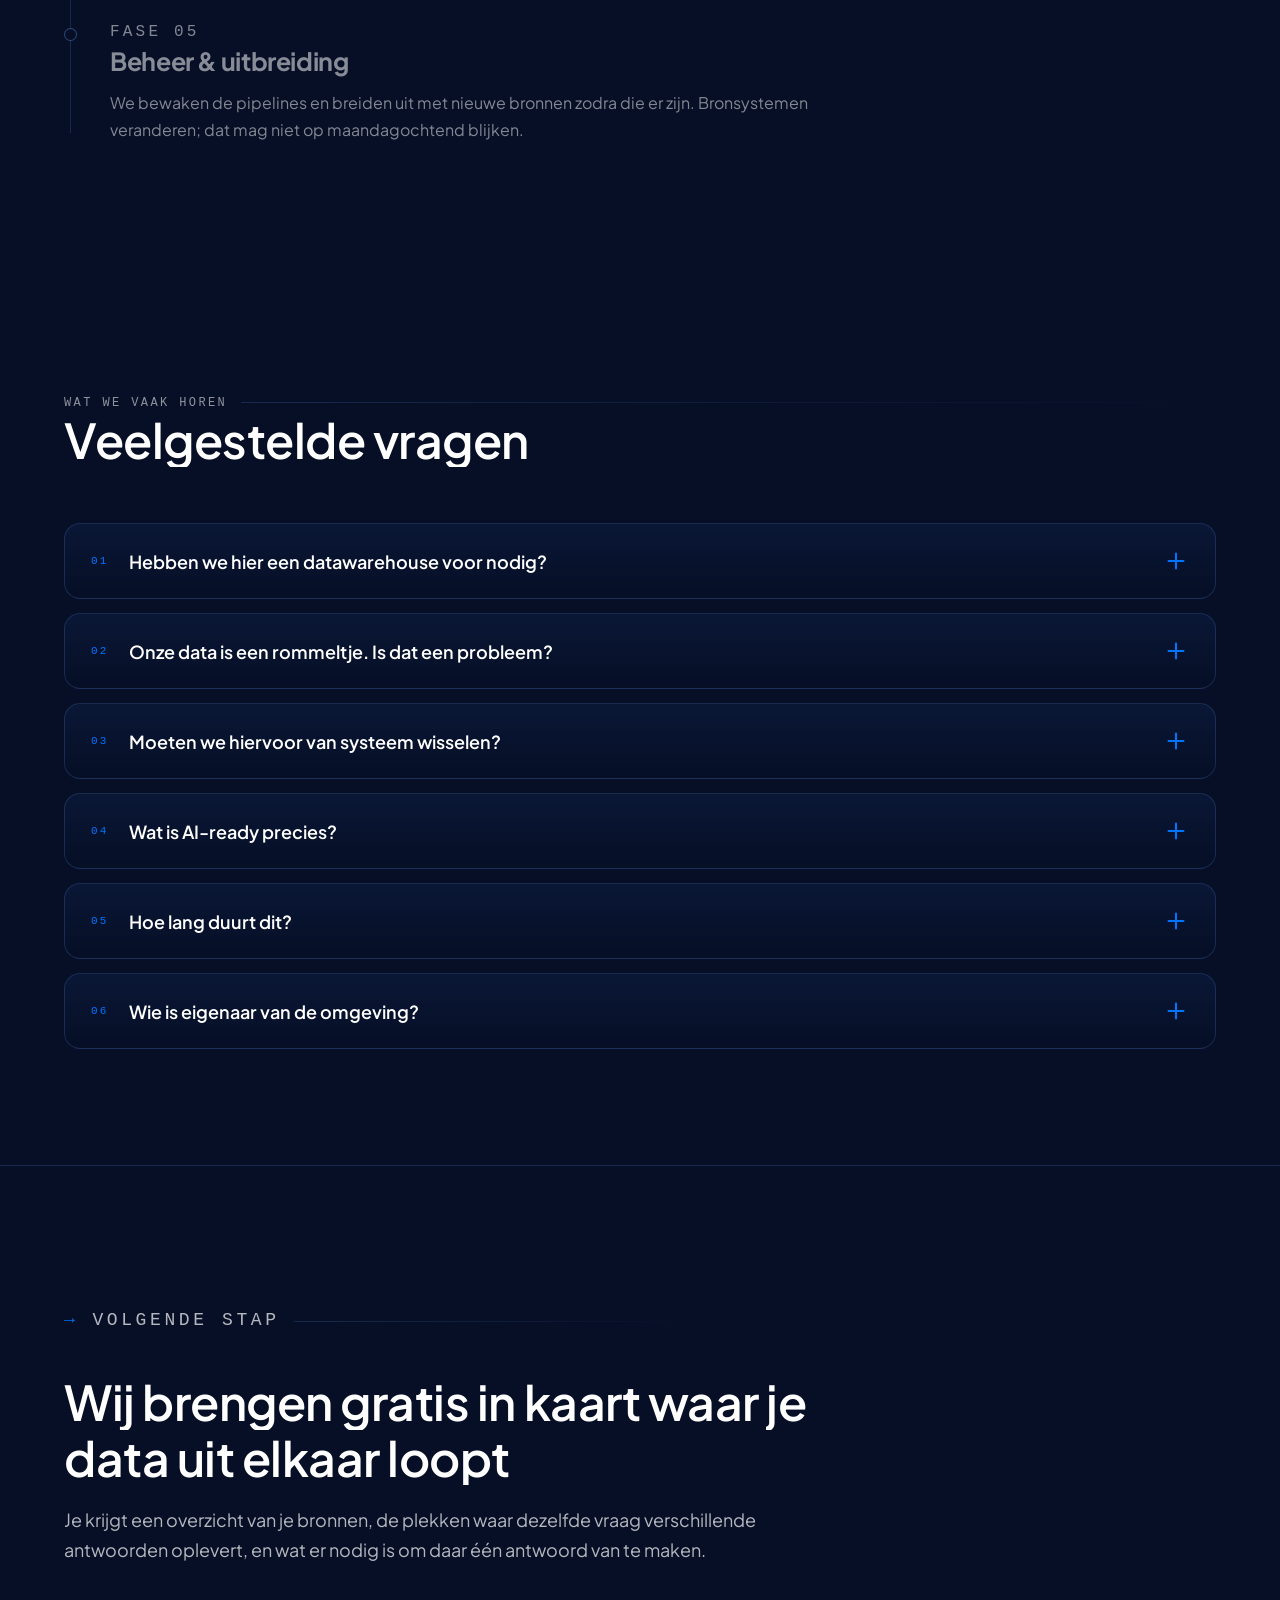
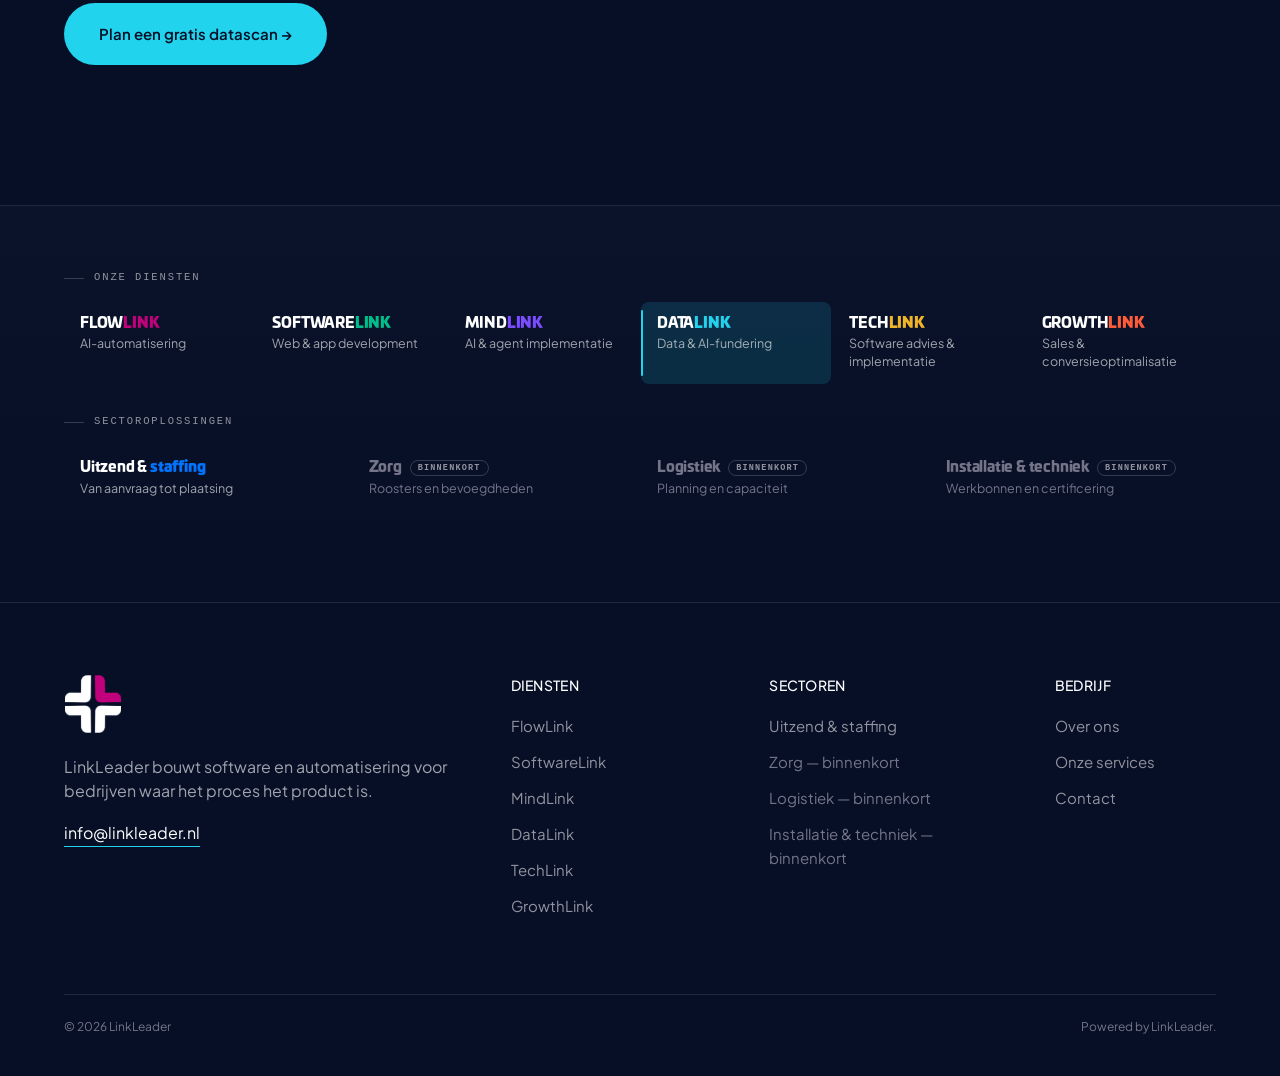
<file: datalink.html>
<!DOCTYPE html>
<html lang="nl">
<head>
<meta charset="utf-8">
<meta name="viewport" content="width=device-width, initial-scale=1">
<title>DATALINK — LinkLeader</title>
<meta name="description" content="De fundering onder alles wat je met AI wil doen: data verzamelen, opschonen, koppelen en ontsluiten.">
<link rel="preconnect" href="https://fonts.googleapis.com">
<link rel="preconnect" href="https://fonts.gstatic.com" crossorigin>
<link href="https://fonts.googleapis.com/css2?family=Plus+Jakarta+Sans:wght@400;500;600;700&display=swap" rel="stylesheet">
<link rel="stylesheet" href="styles.css?v=14">
<link rel="stylesheet" href="nav-services.css?v=6">
<link rel="stylesheet" href="fl-kit.css?v=10">
<link rel="stylesheet" href="flowlink.css?v=7">
<link rel="stylesheet" href="service-accents.css?v=1">
</head>
<body data-service="data">

<!-- ================= INTRO SPLASH ================= -->
<div class="intro-splash" id="introSplash" aria-hidden="true">
  <canvas class="intro-splash__canvas" id="introSplashGrid"></canvas>
  <div class="intro-splash__content">
    <h2 class="intro-splash__line"><span id="introSplashText"></span><span class="intro-splash__cursor"></span></h2>
  </div>
  <p class="intro-splash__hint">Klik of scroll om over te slaan</p>
</div>

<!-- ================= SCROLL PROGRESS ================= -->
<div class="scroll-progress" aria-hidden="true"><span class="scroll-progress__bar"></span></div>

<!-- ================= NAV ================= -->
<header class="nav">
  <div class="wide nav__inner">
    <a href="index.html" class="brand-link" aria-label="LinkLeader home">
      <img class="brand-link__logo" src="logo.png?v=1" alt="">
    </a>
    <nav class="nav__links">
      <a href="over-ons.html">Over ons</a>
      <a class="nav__svc" href="services.html" aria-expanded="false" aria-controls="svcmenu" aria-current="page">Onze services</a>
      <a href="contact.html">Contact</a>
    </nav>
    <a class="nav__cta" href="contact.html"><span>Samenwerken</span></a>
    <button class="nav__toggle" aria-expanded="false" aria-controls="mnav" aria-label="Menu"><span></span></button>
  </div>

  <div class="mega" id="svcmenu">
    <div class="wide">
      <div class="mega__in">
        <div class="mega__col">
          <p class="mega__k">Diensten</p>
          <div class="mega__grid">
            <a class="svci" href="ai-automation.html" style="--a:var(--acc-flow)"><span class="svci__w">FLOW<i>LINK</i></span><span class="svci__d">AI-automatisering</span></a>
            <a class="svci" href="softwarelink.html" style="--a:var(--acc-software)"><span class="svci__w">SOFTWARE<i>LINK</i></span><span class="svci__d">Web &amp; app development</span></a>
            <a class="svci" href="mindlink.html" style="--a:var(--acc-mind)"><span class="svci__w">MIND<i>LINK</i></span><span class="svci__d">AI &amp; agent implementatie</span></a>
            <a class="svci" href="datalink.html" style="--a:var(--acc-data)" aria-current="page"><span class="svci__w">DATA<i>LINK</i></span><span class="svci__d">Data &amp; AI-fundering</span></a>
            <a class="svci" href="techlink.html" style="--a:var(--acc-tech)"><span class="svci__w">TECH<i>LINK</i></span><span class="svci__d">Software advies &amp; implementatie</span></a>
            <a class="svci" href="growthlink.html" style="--a:var(--acc-growth)"><span class="svci__w">GROWTH<i>LINK</i></span><span class="svci__d">Sales &amp; conversieoptimalisatie</span></a>
          </div>
        </div>
        <div class="mega__col mega__col--sect">
          <p class="mega__k">Sectoren</p>
          <div class="mega__grid">
            <a class="svci" href="uitzendbureaus.html" style="--a:var(--acc-staffing)"><span class="svci__w">Uitzend &amp;<i> staffing</i></span><span class="svci__d">Van aanvraag tot plaatsing</span></a>
            <span class="svci svci--soon" style="--a:var(--acc-mind)"><span class="svci__w">Zorg<span class="svci__soon">Binnenkort</span></span><span class="svci__d">Roosters en bevoegdheden</span></span>
            <span class="svci svci--soon" style="--a:var(--acc-data)"><span class="svci__w">Logistiek<span class="svci__soon">Binnenkort</span></span><span class="svci__d">Planning en capaciteit</span></span>
            <span class="svci svci--soon" style="--a:var(--acc-tech)"><span class="svci__w">Installatie &amp; techniek<span class="svci__soon">Binnenkort</span></span><span class="svci__d">Werkbonnen en certificering</span></span>
          </div>
        </div>
      </div>
      <div class="mega__foot">
        <a href="services.html">Alle diensten en sectoren →</a>
        <p>Weet je niet waar te beginnen? <a href="contact.html">Plan een kennismaking</a></p>
      </div>
    </div>
  </div>

  <div class="nav__panel wide" id="mnav">
    <a href="over-ons.html">Over ons</a>
    <details class="mnav__grp" open>
      <summary>Onze services</summary>
      <div class="mnav__body">
        <p class="mnav__k">Diensten</p>
        <a class="" href="ai-automation.html" style="--a:var(--acc-flow)"><span class="svci__w">FLOW<i>LINK</i></span><span class="svci__d">AI-automatisering</span></a>
        <a class="" href="softwarelink.html" style="--a:var(--acc-software)"><span class="svci__w">SOFTWARE<i>LINK</i></span><span class="svci__d">Web &amp; app development</span></a>
        <a class="" href="mindlink.html" style="--a:var(--acc-mind)"><span class="svci__w">MIND<i>LINK</i></span><span class="svci__d">AI &amp; agent implementatie</span></a>
        <a class="" href="datalink.html" style="--a:var(--acc-data)" aria-current="page"><span class="svci__w">DATA<i>LINK</i></span><span class="svci__d">Data &amp; AI-fundering</span></a>
        <a class="" href="techlink.html" style="--a:var(--acc-tech)"><span class="svci__w">TECH<i>LINK</i></span><span class="svci__d">Software advies &amp; implementatie</span></a>
        <a class="" href="growthlink.html" style="--a:var(--acc-growth)"><span class="svci__w">GROWTH<i>LINK</i></span><span class="svci__d">Sales &amp; conversieoptimalisatie</span></a>
        <div class="mnav__sect"><p class="mnav__k">Sectoren</p>
        <a class="" href="uitzendbureaus.html" style="--a:var(--acc-staffing)"><span class="svci__w">Uitzend &amp;<i> staffing</i></span><span class="svci__d">Van aanvraag tot plaatsing</span></a>
        <span class=" svci--soon" style="--a:var(--acc-mind)"><span class="svci__w">Zorg<span class="svci__soon">Binnenkort</span></span><span class="svci__d">Roosters en bevoegdheden</span></span>
        <span class=" svci--soon" style="--a:var(--acc-data)"><span class="svci__w">Logistiek<span class="svci__soon">Binnenkort</span></span><span class="svci__d">Planning en capaciteit</span></span>
        <span class=" svci--soon" style="--a:var(--acc-tech)"><span class="svci__w">Installatie &amp; techniek<span class="svci__soon">Binnenkort</span></span><span class="svci__d">Werkbonnen en certificering</span></span>
        </div>
        <p class="mnav__k">Overzicht</p>
        <a href="services.html">Alle diensten en sectoren</a>
      </div>
    </details>
    <a href="contact.html">Contact</a>
    <a class="btn btn--primary btn--full" href="contact.html">Samenwerken</a>
  </div>
</header>

<!-- ================= HERO ================= -->
<section class="hero-grid hero-grid--mark-only" id="aiHero">
  <canvas class="hero-grid__canvas" id="aiHeroGrid" aria-hidden="true"></canvas>

  <p class="hero-meta"><span class="hero-meta__dot" aria-hidden="true"></span>LinkLeader <span class="hero-meta__sep" aria-hidden="true">/</span> Datadienst</p>

  <div class="hero-cue" aria-hidden="true">
    <span>Scroll</span>
    <span class="hero-cue__line"></span>
  </div>

  <div class="hero-lead">
    <p class="flowlink-mark"><span class="fl-flow">DATA</span><span class="fl-link">LINK</span></p>
    <div class="hero-lead__row">
      <p class="hero-sub">De fundering onder alles wat je met AI wil doen. Data verzamelen, opschonen, koppelen en ontsluiten, zodat modellen en mensen op hetzelfde antwoord uitkomen.</p>
      <a class="btn btn--primary hero-lead__cta" href="contact.html" data-magnetic>Plan een gratis datascan</a>
    </div>
  </div>
</section>

<!-- ================= INTRO ================= -->
<section class="hero-grid fl-intro" id="aiIntro">
  <canvas class="hero-grid__canvas" id="aiIntroGrid" aria-hidden="true"></canvas>
  <div class="wide">
    <div class="fl-intro__inner">
      <p class="eyebrow">Data Foundation</p>
      <h1 class="h-product" data-split>AI is zo goed als de data eronder</h1>
      <p class="lead fl-intro__lead">De meeste AI-projecten stranden niet op het model. Ze stranden op data die in vier systemen staat, elkaar tegenspreekt, en pas bruikbaar wordt na een export en een handmatige correctie. Wij leggen de laag eronder: één plek waar de cijfers kloppen, met historie, en met koppelingen die blijven werken.</p>
      <ul class="spec-strip reveal reveal--group" data-stagger>
        <li>Postgres</li>
        <li>dbt</li>
        <li>Warehousing</li>
        <li>ETL &amp; pipelines</li>
        <li>Vector search</li>
      </ul>
    </div>
  </div>
</section>

<!-- ================= 01 — HET PROBLEEM ================= -->
<section class="fl-section">
  <div class="wide">
    <div class="tech-panel grid-spot reveal">
      <p class="sec-index">Het probleem</p>
      <h2 class="h-section" data-split>Het probleem dat wij oplossen</h2>
      <p class="fl-body">Vraag drie afdelingen naar de omzet van vorige maand en je krijgt drie getallen. Niet omdat iemand verkeerd rekent, maar omdat elk systeem een eigen definitie hanteert en niemand die ooit heeft vastgelegd. De vergadering gaat dan over het rapport in plaats van over de beslissing.</p>
      <p class="fl-body">Datzelfde probleem blokkeert elk AI-traject. Een model dat op tegenstrijdige data wordt losgelaten, produceert tegenstrijdige antwoorden — alleen sneller en met meer zelfvertrouwen. Wij zorgen eerst dat de bron klopt.</p>

      <ul class="check-rows reveal reveal--group" data-stagger>
        <li>
          <svg viewBox="0 0 20 20" fill="none" aria-hidden="true"><circle cx="10" cy="10" r="9" stroke="currentColor" stroke-width="1.4"/><path d="M6 10.2l2.4 2.4L14 7.4" stroke="currentColor" stroke-width="1.6" stroke-linecap="round" stroke-linejoin="round"/></svg>
          <span>Gratis datascan: waar je data staat, waar het uit elkaar loopt en wat het kost om dat te sluiten</span>
        </li>
        <li>
          <svg viewBox="0 0 20 20" fill="none" aria-hidden="true"><circle cx="10" cy="10" r="9" stroke="currentColor" stroke-width="1.4"/><path d="M6 10.2l2.4 2.4L14 7.4" stroke="currentColor" stroke-width="1.6" stroke-linecap="round" stroke-linejoin="round"/></svg>
          <span>We leggen definities vast, niet alleen leidingen</span>
        </li>
        <li>
          <svg viewBox="0 0 20 20" fill="none" aria-hidden="true"><circle cx="10" cy="10" r="9" stroke="currentColor" stroke-width="1.4"/><path d="M6 10.2l2.4 2.4L14 7.4" stroke="currentColor" stroke-width="1.6" stroke-linecap="round" stroke-linejoin="round"/></svg>
          <span>Alles wat we bouwen draait geautomatiseerd en meldt het wanneer er iets stukgaat</span>
        </li>
      </ul>

      <a class="btn btn--primary" href="contact.html" data-magnetic>Plan een datascan</a>
    </div>
  </div>
</section>

<!-- ================= 02 — VOOR EN NA ================= -->
<section class="compare-section" id="pinkSection">
  <div class="wide">
    <div class="band__head band__head--flush reveal">
      <p class="sec-index">Voor en na</p>
      <h2 class="h-section" data-split>Van losse exports naar één bron</h2>
    </div>

    <div class="tech-panel compare-grid grid-spot reveal">
      <div class="compare-col compare-col--bad">
        <p class="compare-col__tag">Status — nu</p>
        <h3>Huidige situatie</h3>
        <ul class="reveal reveal--group" data-stagger>
          <li>
            <svg viewBox="0 0 18 18" fill="none" aria-hidden="true"><path d="M4.5 4.5l9 9M13.5 4.5l-9 9" stroke="currentColor" stroke-width="1.7" stroke-linecap="round"/></svg>
            <span>Elke afdeling heeft een eigen versie van dezelfde cijfers</span>
          </li>
          <li>
            <svg viewBox="0 0 18 18" fill="none" aria-hidden="true"><path d="M4.5 4.5l9 9M13.5 4.5l-9 9" stroke="currentColor" stroke-width="1.7" stroke-linecap="round"/></svg>
            <span>Rapportages worden met de hand samengesteld uit meerdere exports</span>
          </li>
          <li>
            <svg viewBox="0 0 18 18" fill="none" aria-hidden="true"><path d="M4.5 4.5l9 9M13.5 4.5l-9 9" stroke="currentColor" stroke-width="1.7" stroke-linecap="round"/></svg>
            <span>Niemand weet zeker hoe oud de data in een dashboard is</span>
          </li>
          <li>
            <svg viewBox="0 0 18 18" fill="none" aria-hidden="true"><path d="M4.5 4.5l9 9M13.5 4.5l-9 9" stroke="currentColor" stroke-width="1.7" stroke-linecap="round"/></svg>
            <span>Historie ontbreekt: je ziet vandaag, maar niet het verloop</span>
          </li>
          <li>
            <svg viewBox="0 0 18 18" fill="none" aria-hidden="true"><path d="M4.5 4.5l9 9M13.5 4.5l-9 9" stroke="currentColor" stroke-width="1.7" stroke-linecap="round"/></svg>
            <span>AI-plannen stranden op datakwaliteit voordat er iets gebouwd is</span>
          </li>
        </ul>
      </div>

      <div class="compare-col compare-col--good">
        <p class="compare-col__tag">Status — na DATALink</p>
        <h3>Na implementatie</h3>
        <ul class="reveal reveal--group" data-stagger>
          <li>
            <svg viewBox="0 0 18 18" fill="none" aria-hidden="true"><path d="M3.5 9.5l3.2 3.2L14.5 5" stroke="currentColor" stroke-width="1.9" stroke-linecap="round" stroke-linejoin="round"/></svg>
            <span>Eén definitie per begrip, vastgelegd en gedeeld</span>
          </li>
          <li>
            <svg viewBox="0 0 18 18" fill="none" aria-hidden="true"><path d="M3.5 9.5l3.2 3.2L14.5 5" stroke="currentColor" stroke-width="1.9" stroke-linecap="round" stroke-linejoin="round"/></svg>
            <span>Rapportages verversen zichzelf en zijn te herleiden tot de bron</span>
          </li>
          <li>
            <svg viewBox="0 0 18 18" fill="none" aria-hidden="true"><path d="M3.5 9.5l3.2 3.2L14.5 5" stroke="currentColor" stroke-width="1.9" stroke-linecap="round" stroke-linejoin="round"/></svg>
            <span>Bij elk cijfer staat wanneer het voor het laatst is bijgewerkt</span>
          </li>
          <li>
            <svg viewBox="0 0 18 18" fill="none" aria-hidden="true"><path d="M3.5 9.5l3.2 3.2L14.5 5" stroke="currentColor" stroke-width="1.9" stroke-linecap="round" stroke-linejoin="round"/></svg>
            <span>Verloop over tijd is zichtbaar, inclusief wat er wanneer veranderde</span>
          </li>
          <li>
            <svg viewBox="0 0 18 18" fill="none" aria-hidden="true"><path d="M3.5 9.5l3.2 3.2L14.5 5" stroke="currentColor" stroke-width="1.9" stroke-linecap="round" stroke-linejoin="round"/></svg>
            <span>Modellen en agents werken op data die je kunt controleren</span>
          </li>
        </ul>
      </div>
    </div>
  </div>
</section>

<!-- ================= BEELDBAND ================= -->
<section class="fl-section fl-section--flush">
  <div class="wide">
    <figure class="sysview reveal reveal--wipe">
      <img src="placeholder-beeld.svg" alt="Plaatshouder voor beeld van losse exports tegenover één ververst dashboard" loading="lazy" decoding="async">
    </figure>
  </div>
</section>

<!-- ================= 03 — WAT WE BOUWEN ================= -->
<section class="fl-section">
  <div class="wide">
    <div class="band__head band__head--flush reveal">
      <p class="sec-index">Capaciteiten</p>
      <h2 class="h-section h-section--pink" data-split>Wat we voor je bouwen</h2>
    </div>

    <div class="build-list reveal reveal--group" data-stagger>
      <article class="build-row grid-spot">
        <h3>Databronnen koppelen</h3>
        <p>CRM, ERP, boekhouding, webshop, planning en de spreadsheets die er in de praktijk bij horen. We halen het op waar het staat, geautomatiseerd en met melding als een bron wegvalt.</p>
      </article>
      <article class="build-row grid-spot">
        <h3>Opschonen &amp; modelleren</h3>
        <p>Dubbelingen eruit, definities erin. We leggen vast wat een klant is, wanneer een order telt en hoe een status heet — zodat elk rapport hetzelfde bedoelt.</p>
      </article>
      <article class="build-row grid-spot">
        <h3>Datawarehouse &amp; rapportage</h3>
        <p>Eén plek waar de cijfers samenkomen, met historie en versiebeheer. Daarbovenop dashboards die verversen zonder dat iemand ze samenstelt.</p>
      </article>
      <article class="build-row grid-spot">
        <h3>AI-ready maken</h3>
        <p>Documenten, tekst en kennis ontsluiten zodat modellen erop kunnen werken: structureren, indexeren en doorzoekbaar maken, met rechten die per gebruiker kloppen.</p>
      </article>
      <article class="build-row grid-spot">
        <h3>Beheer &amp; monitoring</h3>
        <p>Pipelines die stilvallen zijn erger dan geen pipelines. We bewaken doorlooptijden en volumes en grijpen in voordat het rapport van maandag leeg blijkt.</p>
      </article>
    </div>
  </div>
</section>

<!-- ================= 04 — HOE WIJ WERKEN ================= -->
<section class="fl-section process-section">
  <div class="wide">
    <div class="band__head band__head--flush reveal">
      <p class="sec-index">Ons proces</p>
      <h2 class="h-section" data-split>Hoe wij werken</h2>
    </div>

    <div class="process-timeline">
      <span class="process-timeline__fill" aria-hidden="true"></span>

      <div class="process-step">
        <span class="process-step__dot" aria-hidden="true"></span>
        <p class="process-step__k">Fase 01</p>
        <h3 data-split>Datascan</h3>
        <p>We brengen in kaart welke data waar staat, hoe die stroomt en waar dezelfde begrippen anders worden gebruikt. Inclusief een oordeel over wat bruikbaar is en wat eerst opgeschoond moet.</p>
      </div>

      <div class="process-step">
        <span class="process-step__dot" aria-hidden="true"></span>
        <p class="process-step__k">Fase 02</p>
        <h3 data-split>Definities &amp; datamodel</h3>
        <p>We leggen samen met je team vast wat de kernbegrippen betekenen. Dit is het saaiste onderdeel van het traject en het bepaalt of de rest werkt.</p>
      </div>

      <div class="process-step">
        <span class="process-step__dot" aria-hidden="true"></span>
        <p class="process-step__k">Fase 03</p>
        <h3 data-split>Pipelines bouwen</h3>
        <p>We halen data op uit de bronsystemen, schonen op en laden in. Geautomatiseerd, met logging en met alarm bij afwijkingen.</p>
      </div>

      <div class="process-step">
        <span class="process-step__dot" aria-hidden="true"></span>
        <p class="process-step__k">Fase 04</p>
        <h3 data-split>Ontsluiten</h3>
        <p>Dashboards, rapportages of een API waar je applicaties en modellen op aansluiten. Wat je nodig hebt, niet standaard alle drie.</p>
      </div>

      <div class="process-step">
        <span class="process-step__dot" aria-hidden="true"></span>
        <p class="process-step__k">Fase 05</p>
        <h3 data-split>Beheer &amp; uitbreiding</h3>
        <p>We bewaken de pipelines en breiden uit met nieuwe bronnen zodra die er zijn. Bronsystemen veranderen; dat mag niet op maandagochtend blijken.</p>
      </div>
    </div>
  </div>
</section>

<!-- ================= 05 — FAQ ================= -->
<section class="fl-section faq-section">
  <div class="wide">
    <div class="band__head band__head--flush reveal">
      <p class="sec-index">Wat we vaak horen</p>
      <h2 class="h-section" data-split>Veelgestelde vragen</h2>
    </div>

    <div class="qa reveal reveal--group" data-stagger>
      <div class="qa__item grid-spot">
        <button class="qa__toggle" aria-expanded="false">
          <span class="qa__n" aria-hidden="true">01</span>
          <span class="qa__q">Hebben we hier een datawarehouse voor nodig?</span>
          <span class="qa__icon" aria-hidden="true"></span>
        </button>
        <div class="qa__panel"><div class="qa__panel-inner">
          <p class="qa__a">Niet altijd. Bij een paar bronnen en beperkt volume is een goed ingerichte database met heldere definities voldoende. We stellen een warehouse voor als het aantal bronnen, het volume of de behoefte aan historie dat rechtvaardigt, en anders niet.</p>
        </div></div>
      </div>

      <div class="qa__item grid-spot">
        <button class="qa__toggle" aria-expanded="false">
          <span class="qa__n" aria-hidden="true">02</span>
          <span class="qa__q">Onze data is een rommeltje. Is dat een probleem?</span>
          <span class="qa__icon" aria-hidden="true"></span>
        </button>
        <div class="qa__panel"><div class="qa__panel-inner">
          <p class="qa__a">Dat is de normale uitgangssituatie. Vrijwel elk traject begint bij dubbele klantrecords, halfgevulde velden en drie manieren om hetzelfde te schrijven. Opschonen is werk, maar het is bekend werk: we plannen het in plaats van het onderweg te ontdekken.</p>
        </div></div>
      </div>

      <div class="qa__item grid-spot">
        <button class="qa__toggle" aria-expanded="false">
          <span class="qa__n" aria-hidden="true">03</span>
          <span class="qa__q">Moeten we hiervoor van systeem wisselen?</span>
          <span class="qa__icon" aria-hidden="true"></span>
        </button>
        <div class="qa__panel"><div class="qa__panel-inner">
          <p class="qa__a">Nee. We halen data op uit de systemen die je hebt. Als tijdens de scan blijkt dat een bronsysteem structureel in de weg zit, zeggen we dat — maar het is geen voorwaarde vooraf.</p>
        </div></div>
      </div>

      <div class="qa__item grid-spot">
        <button class="qa__toggle" aria-expanded="false">
          <span class="qa__n" aria-hidden="true">04</span>
          <span class="qa__q">Wat is AI-ready precies?</span>
          <span class="qa__icon" aria-hidden="true"></span>
        </button>
        <div class="qa__panel"><div class="qa__panel-inner">
          <p class="qa__a">Dat je data zo is opgeslagen dat een model er betrouwbaar mee kan werken: gestructureerd waar het kan, doorzoekbaar waar het tekst is, voorzien van herkomst en van rechten. Zonder dat werk krijg je antwoorden die je niet kunt controleren.</p>
        </div></div>
      </div>

      <div class="qa__item grid-spot">
        <button class="qa__toggle" aria-expanded="false">
          <span class="qa__n" aria-hidden="true">05</span>
          <span class="qa__q">Hoe lang duurt dit?</span>
          <span class="qa__icon" aria-hidden="true"></span>
        </button>
        <div class="qa__panel"><div class="qa__panel-inner">
          <p class="qa__a">Een scan is één tot twee weken. Een eerste werkende pipeline met rapportage staat meestal binnen zes tot tien weken. Uitbreiden naar meer bronnen gaat daarna sneller, omdat de fundering er dan ligt.</p>
        </div></div>
      </div>

      <div class="qa__item grid-spot">
        <button class="qa__toggle" aria-expanded="false">
          <span class="qa__n" aria-hidden="true">06</span>
          <span class="qa__q">Wie is eigenaar van de omgeving?</span>
          <span class="qa__icon" aria-hidden="true"></span>
        </button>
        <div class="qa__panel"><div class="qa__panel-inner">
          <p class="qa__a">Jij. De omgeving draait op jouw account bij jouw provider, de code staat in jouw repository. Wij beheren het zolang je dat wil.</p>
        </div></div>
      </div>
    </div>
  </div>
</section>

<!-- ================= GRATIS SCAN ================= -->
<section class="scan-section" id="scanSection">
  <canvas class="hero-grid__canvas" id="scanGrid" aria-hidden="true"></canvas>
  <div class="wide">
    <div class="scan-panel reveal">
      <p class="sec-index"><span class="sec-index__n">→</span> Volgende stap</p>
      <h2 class="h-section" data-split>Wij brengen gratis in kaart waar je data uit elkaar loopt</h2>
      <p>Je krijgt een overzicht van je bronnen, de plekken waar dezelfde vraag verschillende antwoorden oplevert, en wat er nodig is om daar één antwoord van te maken.</p>
      <a class="btn btn--primary btn--lg" href="contact.html" data-magnetic>Plan een gratis datascan →</a>
    </div>
  </div>
</section>

<!-- ================= FOOTER ================= -->
<!-- ================= DIENSTENBALK ================= -->
<section class="svcband">
  <div class="wide">
    <p class="svcband__k">Onze diensten</p>
    <div class="svcband__row">
      <a class="svci" href="ai-automation.html" style="--a:var(--acc-flow)"><span class="svci__w">FLOW<i>LINK</i></span><span class="svci__d">AI-automatisering</span></a>
      <a class="svci" href="softwarelink.html" style="--a:var(--acc-software)"><span class="svci__w">SOFTWARE<i>LINK</i></span><span class="svci__d">Web &amp; app development</span></a>
      <a class="svci" href="mindlink.html" style="--a:var(--acc-mind)"><span class="svci__w">MIND<i>LINK</i></span><span class="svci__d">AI &amp; agent implementatie</span></a>
      <a class="svci" href="datalink.html" style="--a:var(--acc-data)" aria-current="page"><span class="svci__w">DATA<i>LINK</i></span><span class="svci__d">Data &amp; AI-fundering</span></a>
      <a class="svci" href="techlink.html" style="--a:var(--acc-tech)"><span class="svci__w">TECH<i>LINK</i></span><span class="svci__d">Software advies &amp; implementatie</span></a>
      <a class="svci" href="growthlink.html" style="--a:var(--acc-growth)"><span class="svci__w">GROWTH<i>LINK</i></span><span class="svci__d">Sales &amp; conversieoptimalisatie</span></a>
    </div>
    <p class="svcband__k svcband__k--2">Sectoroplossingen</p>
    <div class="svcband__row svcband__row--sect">
      <a class="svci" href="uitzendbureaus.html" style="--a:var(--acc-staffing)"><span class="svci__w">Uitzend &amp;<i> staffing</i></span><span class="svci__d">Van aanvraag tot plaatsing</span></a>
      <span class="svci svci--soon" style="--a:var(--acc-mind)"><span class="svci__w">Zorg<span class="svci__soon">Binnenkort</span></span><span class="svci__d">Roosters en bevoegdheden</span></span>
      <span class="svci svci--soon" style="--a:var(--acc-data)"><span class="svci__w">Logistiek<span class="svci__soon">Binnenkort</span></span><span class="svci__d">Planning en capaciteit</span></span>
      <span class="svci svci--soon" style="--a:var(--acc-tech)"><span class="svci__w">Installatie &amp; techniek<span class="svci__soon">Binnenkort</span></span><span class="svci__d">Werkbonnen en certificering</span></span>
    </div>
  </div>
</section>

<footer class="footer">
  <div class="wide">
    <div class="footer__grid">
      <div>
        <div class="footer-brand">
          <img id="footerLogo" src="logo.png?v=1" alt="LinkLeader logo">
        </div>
        <p>LinkLeader bouwt software en automatisering voor bedrijven waar het proces het product is.</p>
        <a class="link-under" href="mailto:info@linkleader.nl">info@linkleader.nl</a>
      </div>
      <div>
        <h4>Diensten</h4>
        <ul>
          <li><a href="ai-automation.html">FlowLink</a></li>
          <li><a href="softwarelink.html">SoftwareLink</a></li>
          <li><a href="mindlink.html">MindLink</a></li>
          <li><a href="datalink.html">DataLink</a></li>
          <li><a href="techlink.html">TechLink</a></li>
          <li><a href="growthlink.html">GrowthLink</a></li>
        </ul>
      </div>
      <div class="foot-sect">
        <h4>Sectoren</h4>
        <ul>
          <li><a href="uitzendbureaus.html">Uitzend &amp; staffing</a></li>
          <li><span class="foot-soon">Zorg — binnenkort</span></li>
          <li><span class="foot-soon">Logistiek — binnenkort</span></li>
          <li><span class="foot-soon">Installatie &amp; techniek — binnenkort</span></li>
        </ul>
      </div>
      <div>
        <h4>Bedrijf</h4>
        <ul>
          <li><a href="over-ons.html">Over ons</a></li>
          <li><a href="services.html">Onze services</a></li>
          <li><a href="contact.html">Contact</a></li>
        </ul>
      </div>
    </div>
    <div class="footer__bottom">
      <span class="micro">© 2026 LinkLeader</span>
      <span class="micro">Powered by LinkLeader.</span>
    </div>
  </div>
</footer>

<script src="site.js?v=4"></script>
<script src="nav-services.js?v=1"></script>
<script src="kinetic-grid.js?v=5"></script>
<script src="card-grid.js?v=3"></script>
<script src="intro-splash.js?v=2"></script>
<script src="fl-motion.js?v=2"></script>
<script src="flowlink.js?v=2"></script>
<script>
(function(){
  'use strict';
  // The splash covers the whole viewport, so it has to be started first:
  // if a canvas init below ever threw, the overlay would otherwise be stranded
  // on screen with nothing left running to dismiss it.
  window.initIntroSplash('We make the numbers agree');

  window.initKineticGrid(document.getElementById('aiHeroGrid'), document.getElementById('aiHero'));
  window.initKineticGrid(document.getElementById('aiIntroGrid'), document.getElementById('aiIntro'));
  window.initKineticGrid(document.getElementById('scanGrid'), document.getElementById('scanSection'));

  var navCta = document.querySelector('.nav__cta');
  if(navCta) window.initCardGrid(navCta);
})();
</script>
</body>
</html>
</file>
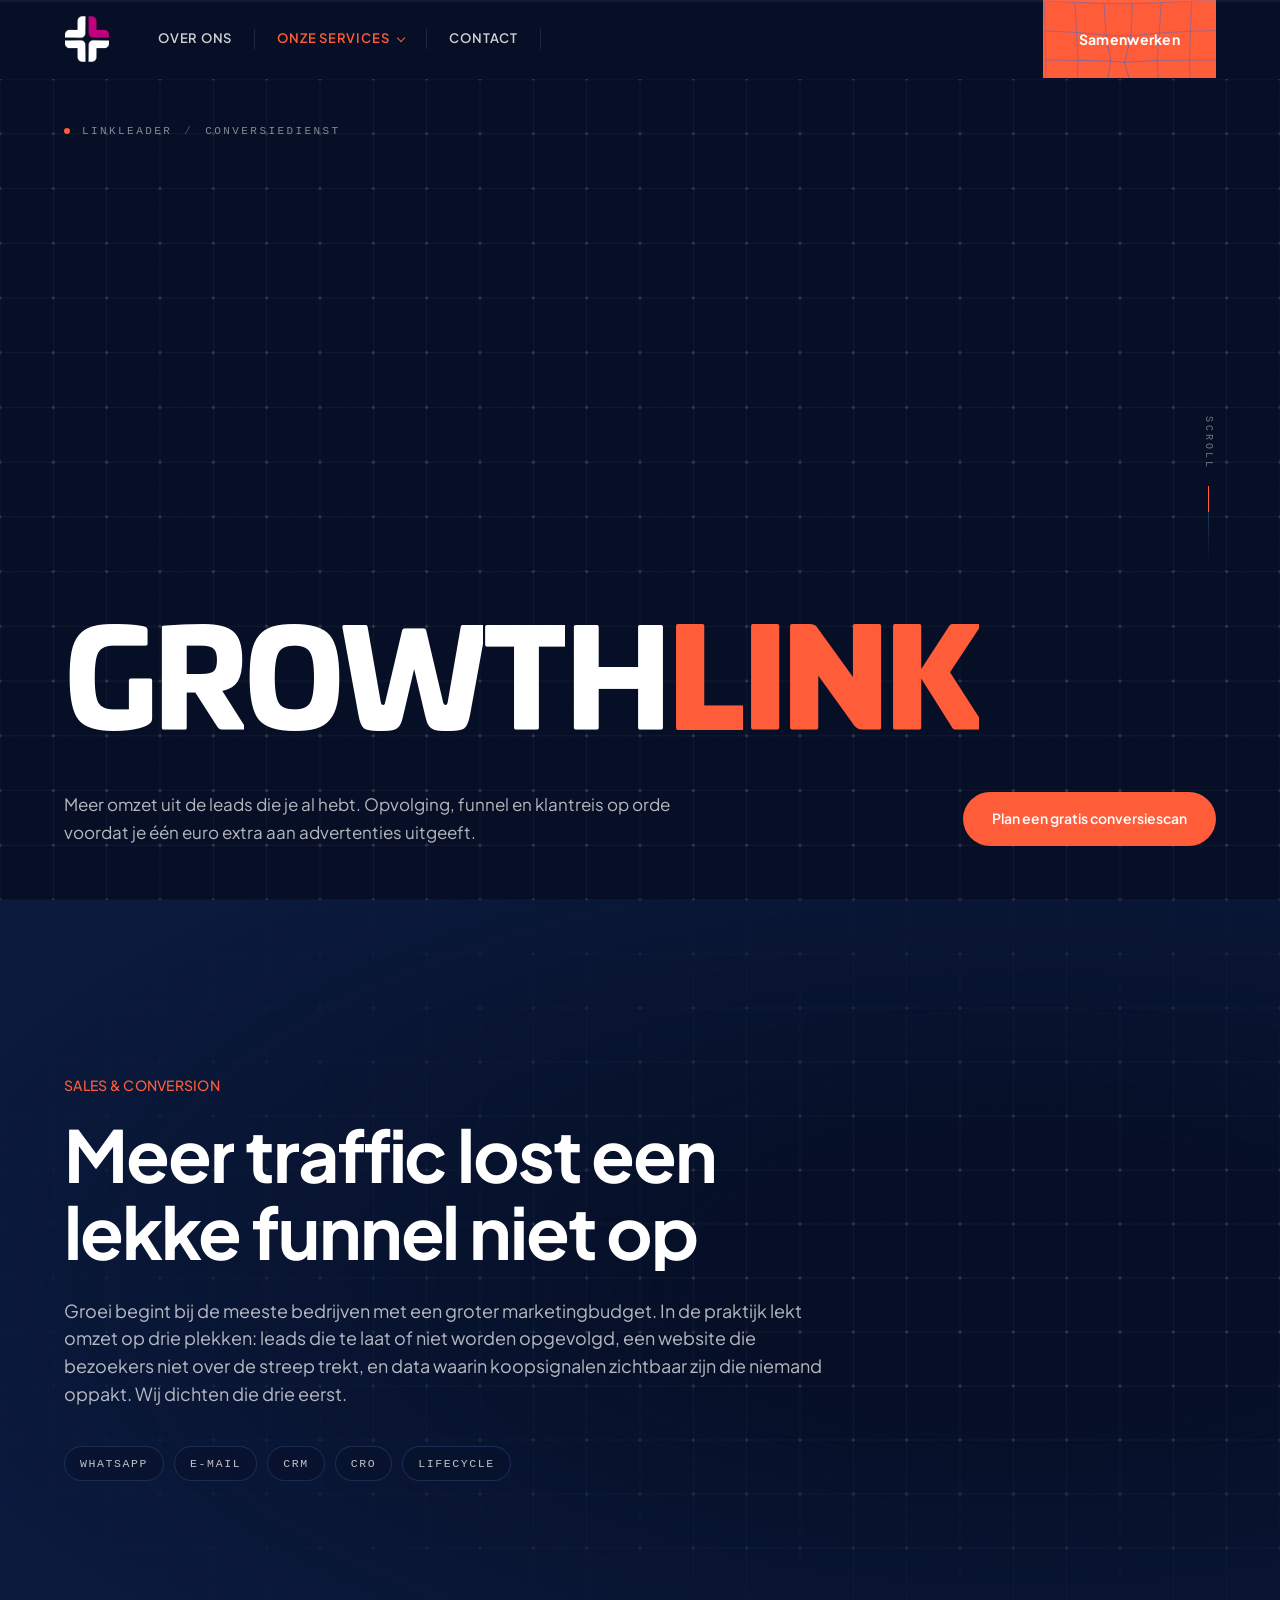
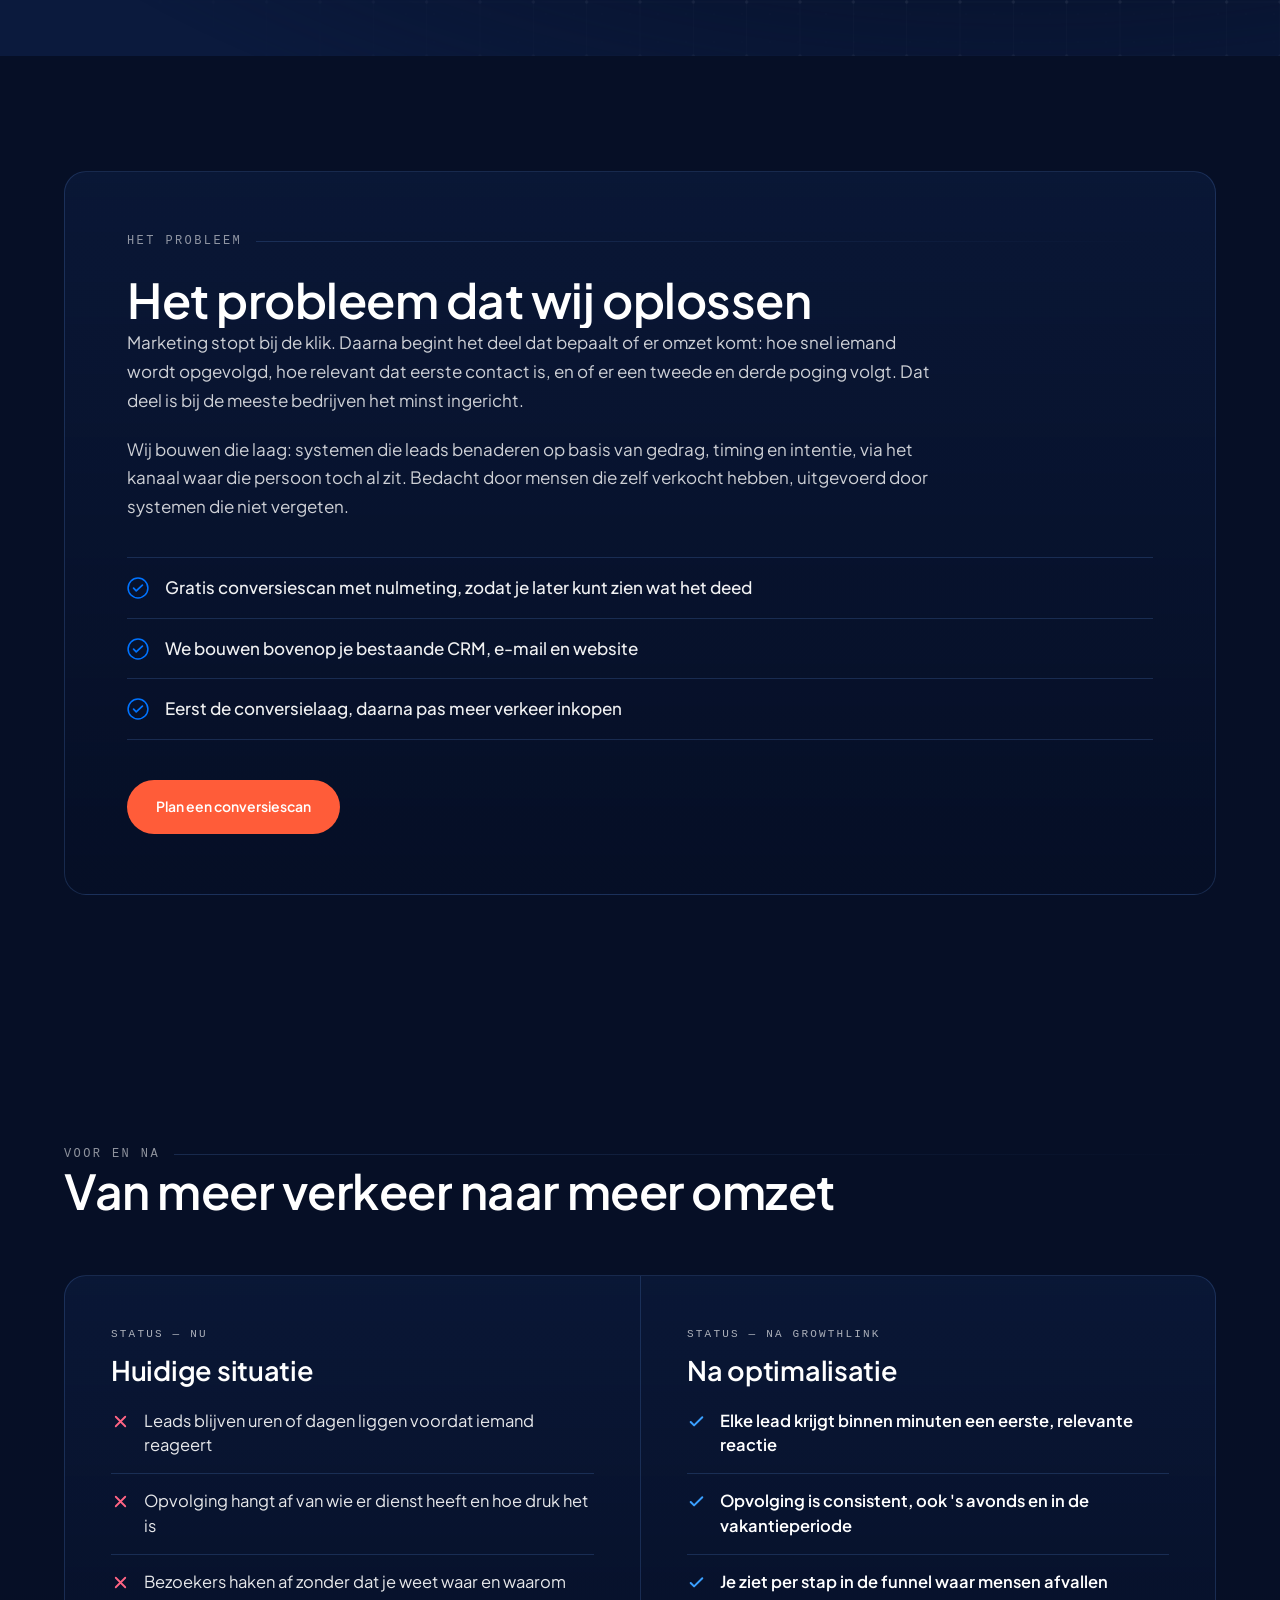
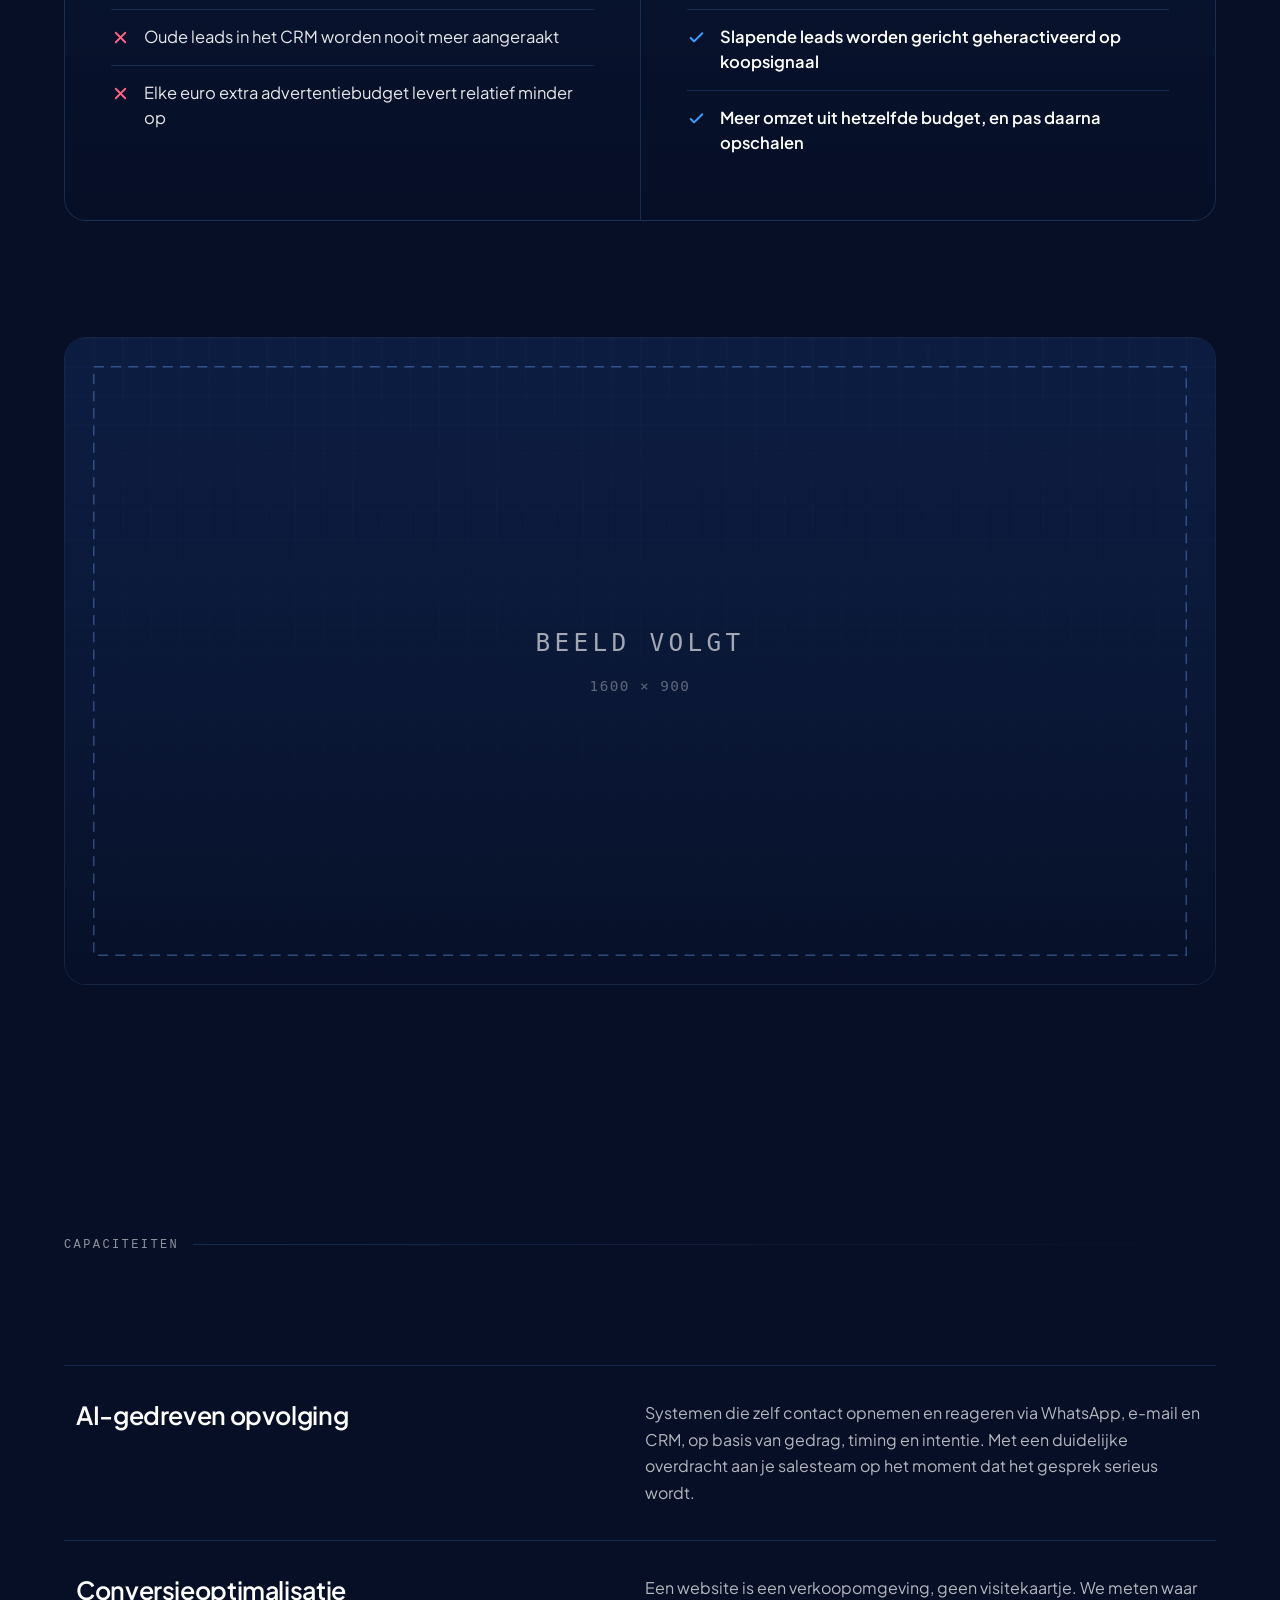
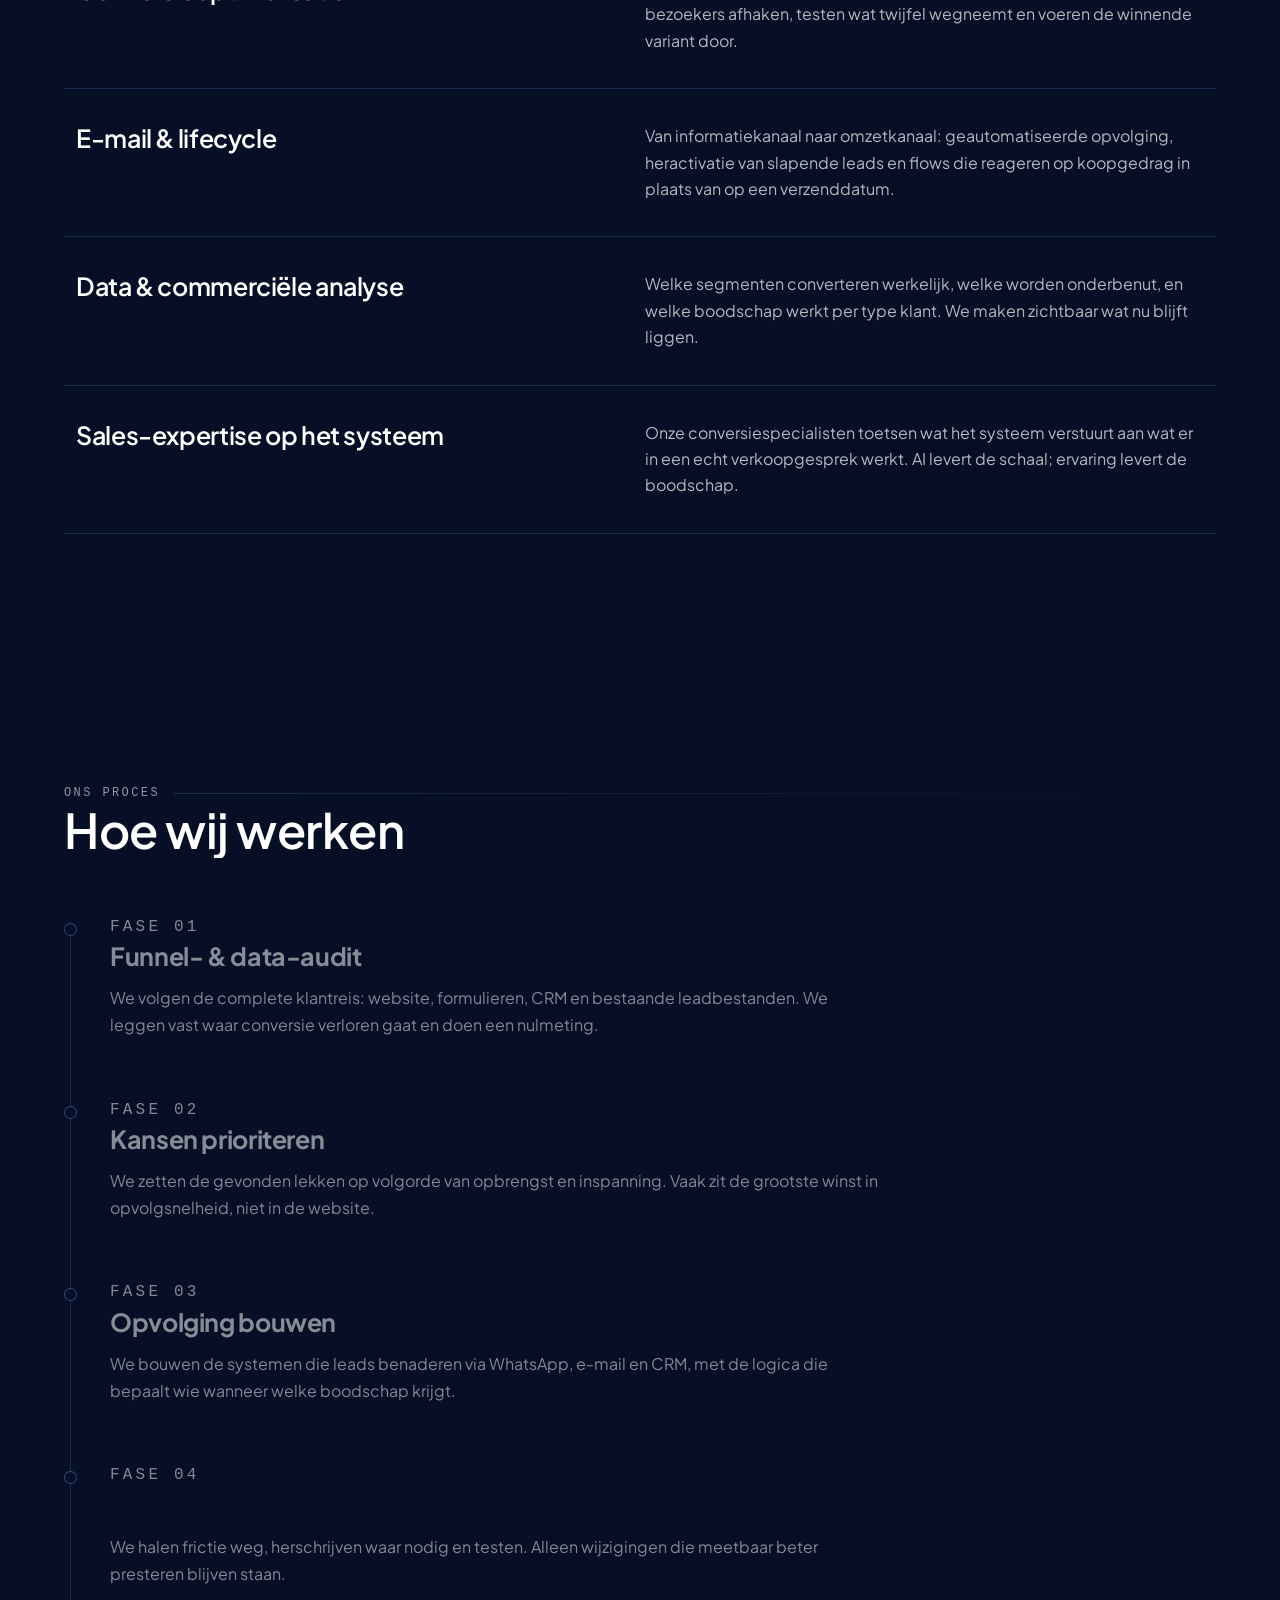
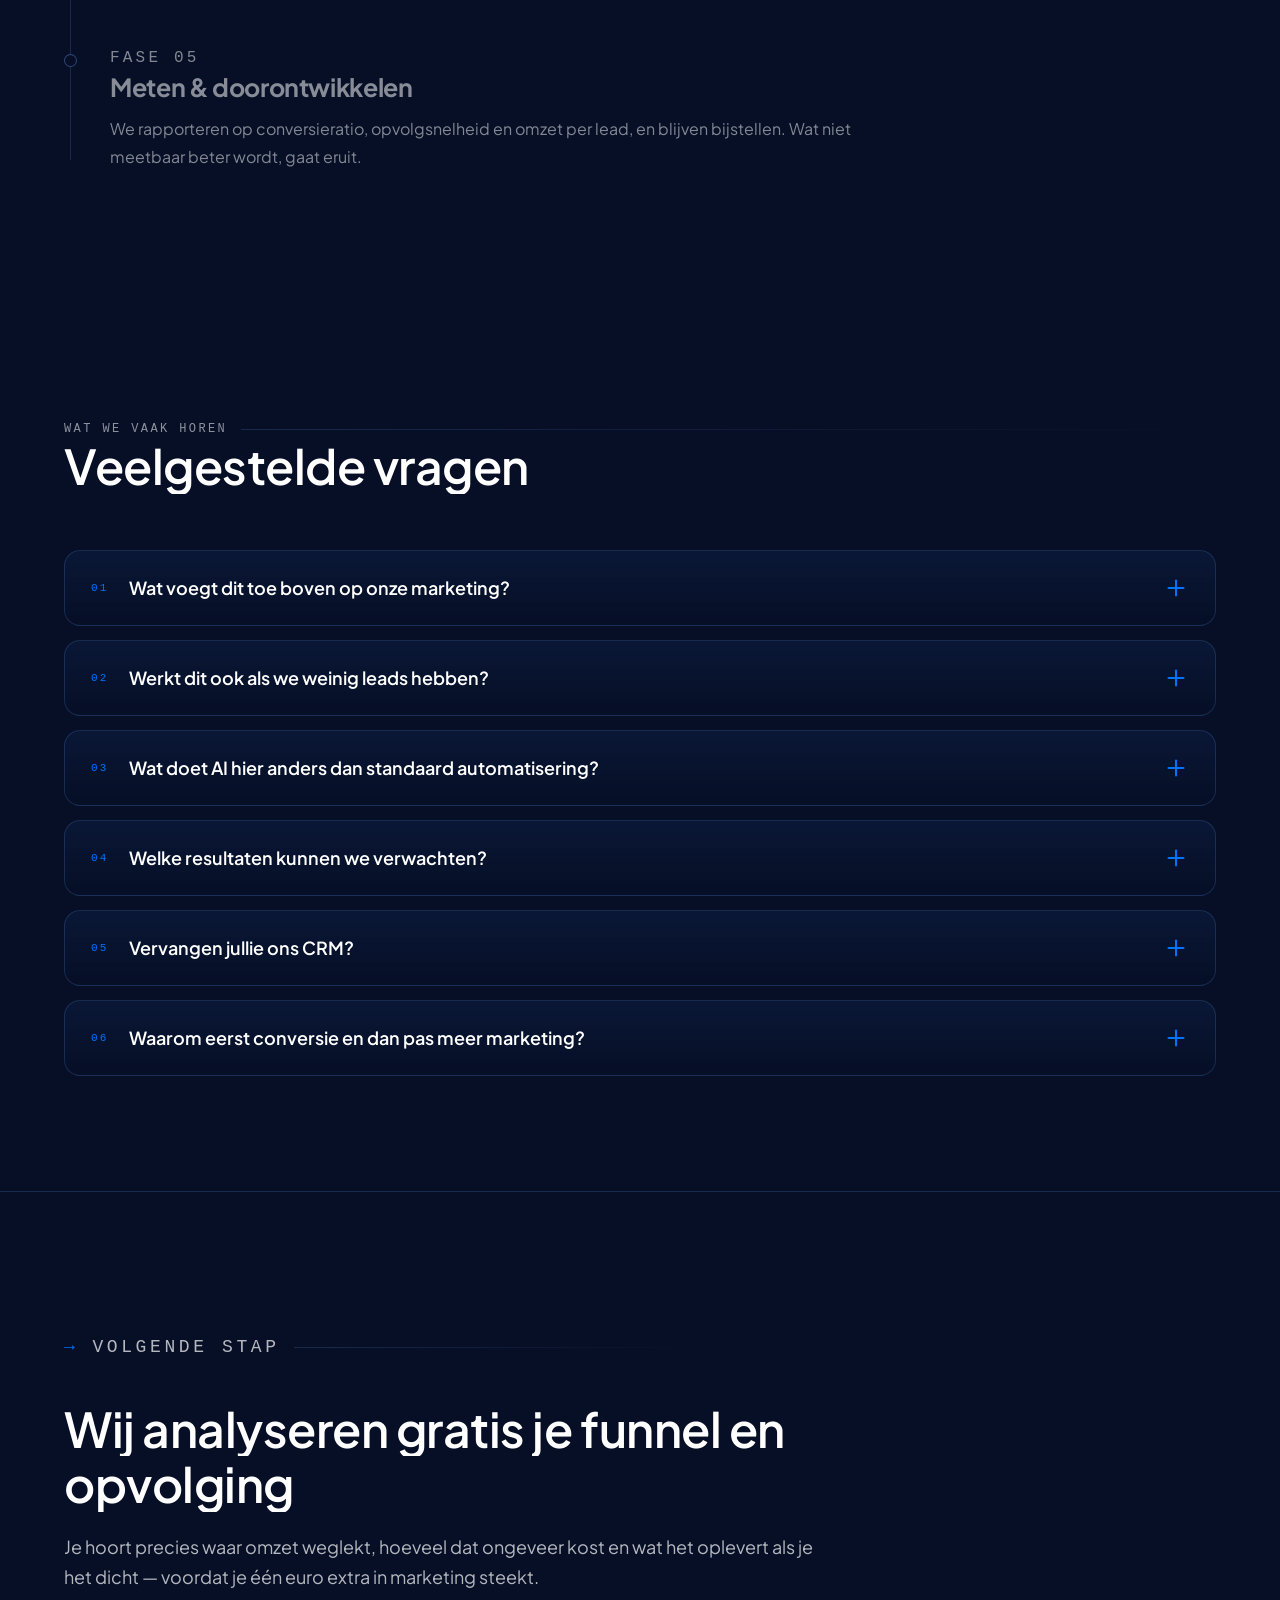
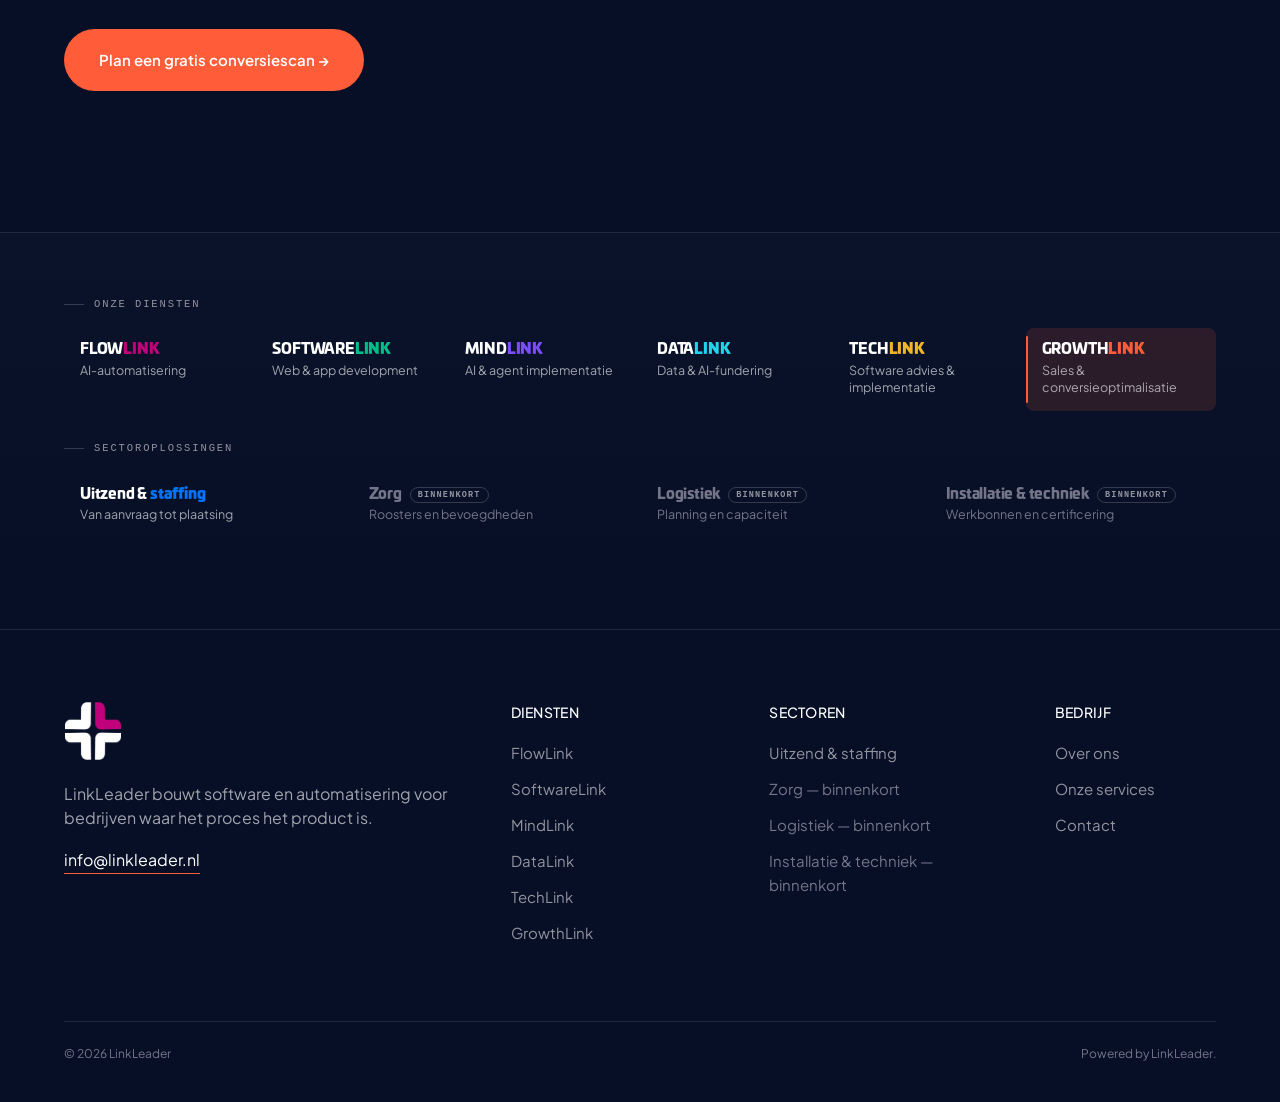
<file: growthlink.html>
<!DOCTYPE html>
<html lang="nl">
<head>
<meta charset="utf-8">
<meta name="viewport" content="width=device-width, initial-scale=1">
<title>GROWTHLINK — LinkLeader</title>
<meta name="description" content="Meer omzet uit de leads die je al hebt. Opvolging, funnel en klantreis op orde voordat je meer advertentiebudget inzet.">
<link rel="preconnect" href="https://fonts.googleapis.com">
<link rel="preconnect" href="https://fonts.gstatic.com" crossorigin>
<link href="https://fonts.googleapis.com/css2?family=Plus+Jakarta+Sans:wght@400;500;600;700&display=swap" rel="stylesheet">
<link rel="stylesheet" href="styles.css?v=14">
<link rel="stylesheet" href="nav-services.css?v=6">
<link rel="stylesheet" href="fl-kit.css?v=10">
<link rel="stylesheet" href="flowlink.css?v=7">
<link rel="stylesheet" href="service-accents.css?v=1">
</head>
<body data-service="growth">

<!-- ================= INTRO SPLASH ================= -->
<div class="intro-splash" id="introSplash" aria-hidden="true">
  <canvas class="intro-splash__canvas" id="introSplashGrid"></canvas>
  <div class="intro-splash__content">
    <h2 class="intro-splash__line"><span id="introSplashText"></span><span class="intro-splash__cursor"></span></h2>
  </div>
  <p class="intro-splash__hint">Klik of scroll om over te slaan</p>
</div>

<!-- ================= SCROLL PROGRESS ================= -->
<div class="scroll-progress" aria-hidden="true"><span class="scroll-progress__bar"></span></div>

<!-- ================= NAV ================= -->
<header class="nav">
  <div class="wide nav__inner">
    <a href="index.html" class="brand-link" aria-label="LinkLeader home">
      <img class="brand-link__logo" src="logo.png?v=1" alt="">
    </a>
    <nav class="nav__links">
      <a href="over-ons.html">Over ons</a>
      <a class="nav__svc" href="services.html" aria-expanded="false" aria-controls="svcmenu" aria-current="page">Onze services</a>
      <a href="contact.html">Contact</a>
    </nav>
    <a class="nav__cta" href="contact.html"><span>Samenwerken</span></a>
    <button class="nav__toggle" aria-expanded="false" aria-controls="mnav" aria-label="Menu"><span></span></button>
  </div>

  <div class="mega" id="svcmenu">
    <div class="wide">
      <div class="mega__in">
        <div class="mega__col">
          <p class="mega__k">Diensten</p>
          <div class="mega__grid">
            <a class="svci" href="ai-automation.html" style="--a:var(--acc-flow)"><span class="svci__w">FLOW<i>LINK</i></span><span class="svci__d">AI-automatisering</span></a>
            <a class="svci" href="softwarelink.html" style="--a:var(--acc-software)"><span class="svci__w">SOFTWARE<i>LINK</i></span><span class="svci__d">Web &amp; app development</span></a>
            <a class="svci" href="mindlink.html" style="--a:var(--acc-mind)"><span class="svci__w">MIND<i>LINK</i></span><span class="svci__d">AI &amp; agent implementatie</span></a>
            <a class="svci" href="datalink.html" style="--a:var(--acc-data)"><span class="svci__w">DATA<i>LINK</i></span><span class="svci__d">Data &amp; AI-fundering</span></a>
            <a class="svci" href="techlink.html" style="--a:var(--acc-tech)"><span class="svci__w">TECH<i>LINK</i></span><span class="svci__d">Software advies &amp; implementatie</span></a>
            <a class="svci" href="growthlink.html" style="--a:var(--acc-growth)" aria-current="page"><span class="svci__w">GROWTH<i>LINK</i></span><span class="svci__d">Sales &amp; conversieoptimalisatie</span></a>
          </div>
        </div>
        <div class="mega__col mega__col--sect">
          <p class="mega__k">Sectoren</p>
          <div class="mega__grid">
            <a class="svci" href="uitzendbureaus.html" style="--a:var(--acc-staffing)"><span class="svci__w">Uitzend &amp;<i> staffing</i></span><span class="svci__d">Van aanvraag tot plaatsing</span></a>
            <span class="svci svci--soon" style="--a:var(--acc-mind)"><span class="svci__w">Zorg<span class="svci__soon">Binnenkort</span></span><span class="svci__d">Roosters en bevoegdheden</span></span>
            <span class="svci svci--soon" style="--a:var(--acc-data)"><span class="svci__w">Logistiek<span class="svci__soon">Binnenkort</span></span><span class="svci__d">Planning en capaciteit</span></span>
            <span class="svci svci--soon" style="--a:var(--acc-tech)"><span class="svci__w">Installatie &amp; techniek<span class="svci__soon">Binnenkort</span></span><span class="svci__d">Werkbonnen en certificering</span></span>
          </div>
        </div>
      </div>
      <div class="mega__foot">
        <a href="services.html">Alle diensten en sectoren →</a>
        <p>Weet je niet waar te beginnen? <a href="contact.html">Plan een kennismaking</a></p>
      </div>
    </div>
  </div>

  <div class="nav__panel wide" id="mnav">
    <a href="over-ons.html">Over ons</a>
    <details class="mnav__grp" open>
      <summary>Onze services</summary>
      <div class="mnav__body">
        <p class="mnav__k">Diensten</p>
        <a class="" href="ai-automation.html" style="--a:var(--acc-flow)"><span class="svci__w">FLOW<i>LINK</i></span><span class="svci__d">AI-automatisering</span></a>
        <a class="" href="softwarelink.html" style="--a:var(--acc-software)"><span class="svci__w">SOFTWARE<i>LINK</i></span><span class="svci__d">Web &amp; app development</span></a>
        <a class="" href="mindlink.html" style="--a:var(--acc-mind)"><span class="svci__w">MIND<i>LINK</i></span><span class="svci__d">AI &amp; agent implementatie</span></a>
        <a class="" href="datalink.html" style="--a:var(--acc-data)"><span class="svci__w">DATA<i>LINK</i></span><span class="svci__d">Data &amp; AI-fundering</span></a>
        <a class="" href="techlink.html" style="--a:var(--acc-tech)"><span class="svci__w">TECH<i>LINK</i></span><span class="svci__d">Software advies &amp; implementatie</span></a>
        <a class="" href="growthlink.html" style="--a:var(--acc-growth)" aria-current="page"><span class="svci__w">GROWTH<i>LINK</i></span><span class="svci__d">Sales &amp; conversieoptimalisatie</span></a>
        <div class="mnav__sect"><p class="mnav__k">Sectoren</p>
        <a class="" href="uitzendbureaus.html" style="--a:var(--acc-staffing)"><span class="svci__w">Uitzend &amp;<i> staffing</i></span><span class="svci__d">Van aanvraag tot plaatsing</span></a>
        <span class=" svci--soon" style="--a:var(--acc-mind)"><span class="svci__w">Zorg<span class="svci__soon">Binnenkort</span></span><span class="svci__d">Roosters en bevoegdheden</span></span>
        <span class=" svci--soon" style="--a:var(--acc-data)"><span class="svci__w">Logistiek<span class="svci__soon">Binnenkort</span></span><span class="svci__d">Planning en capaciteit</span></span>
        <span class=" svci--soon" style="--a:var(--acc-tech)"><span class="svci__w">Installatie &amp; techniek<span class="svci__soon">Binnenkort</span></span><span class="svci__d">Werkbonnen en certificering</span></span>
        </div>
        <p class="mnav__k">Overzicht</p>
        <a href="services.html">Alle diensten en sectoren</a>
      </div>
    </details>
    <a href="contact.html">Contact</a>
    <a class="btn btn--primary btn--full" href="contact.html">Samenwerken</a>
  </div>
</header>

<!-- ================= HERO ================= -->
<section class="hero-grid hero-grid--mark-only" id="aiHero">
  <canvas class="hero-grid__canvas" id="aiHeroGrid" aria-hidden="true"></canvas>

  <p class="hero-meta"><span class="hero-meta__dot" aria-hidden="true"></span>LinkLeader <span class="hero-meta__sep" aria-hidden="true">/</span> Conversiedienst</p>

  <div class="hero-cue" aria-hidden="true">
    <span>Scroll</span>
    <span class="hero-cue__line"></span>
  </div>

  <div class="hero-lead">
    <p class="flowlink-mark"><span class="fl-flow">GROWTH</span><span class="fl-link">LINK</span></p>
    <div class="hero-lead__row">
      <p class="hero-sub">Meer omzet uit de leads die je al hebt. Opvolging, funnel en klantreis op orde voordat je één euro extra aan advertenties uitgeeft.</p>
      <a class="btn btn--primary hero-lead__cta" href="contact.html" data-magnetic>Plan een gratis conversiescan</a>
    </div>
  </div>
</section>

<!-- ================= INTRO ================= -->
<section class="hero-grid fl-intro" id="aiIntro">
  <canvas class="hero-grid__canvas" id="aiIntroGrid" aria-hidden="true"></canvas>
  <div class="wide">
    <div class="fl-intro__inner">
      <p class="eyebrow">Sales &amp; Conversion</p>
      <h1 class="h-product" data-split>Meer traffic lost een lekke funnel niet op</h1>
      <p class="lead fl-intro__lead">Groei begint bij de meeste bedrijven met een groter marketingbudget. In de praktijk lekt omzet op drie plekken: leads die te laat of niet worden opgevolgd, een website die bezoekers niet over de streep trekt, en data waarin koopsignalen zichtbaar zijn die niemand oppakt. Wij dichten die drie eerst.</p>
      <ul class="spec-strip reveal reveal--group" data-stagger>
        <li>WhatsApp</li>
        <li>E-mail</li>
        <li>CRM</li>
        <li>CRO</li>
        <li>Lifecycle</li>
      </ul>
    </div>
  </div>
</section>

<!-- ================= 01 — HET PROBLEEM ================= -->
<section class="fl-section">
  <div class="wide">
    <div class="tech-panel grid-spot reveal">
      <p class="sec-index">Het probleem</p>
      <h2 class="h-section" data-split>Het probleem dat wij oplossen</h2>
      <p class="fl-body">Marketing stopt bij de klik. Daarna begint het deel dat bepaalt of er omzet komt: hoe snel iemand wordt opgevolgd, hoe relevant dat eerste contact is, en of er een tweede en derde poging volgt. Dat deel is bij de meeste bedrijven het minst ingericht.</p>
      <p class="fl-body">Wij bouwen die laag: systemen die leads benaderen op basis van gedrag, timing en intentie, via het kanaal waar die persoon toch al zit. Bedacht door mensen die zelf verkocht hebben, uitgevoerd door systemen die niet vergeten.</p>

      <ul class="check-rows reveal reveal--group" data-stagger>
        <li>
          <svg viewBox="0 0 20 20" fill="none" aria-hidden="true"><circle cx="10" cy="10" r="9" stroke="currentColor" stroke-width="1.4"/><path d="M6 10.2l2.4 2.4L14 7.4" stroke="currentColor" stroke-width="1.6" stroke-linecap="round" stroke-linejoin="round"/></svg>
          <span>Gratis conversiescan met nulmeting, zodat je later kunt zien wat het deed</span>
        </li>
        <li>
          <svg viewBox="0 0 20 20" fill="none" aria-hidden="true"><circle cx="10" cy="10" r="9" stroke="currentColor" stroke-width="1.4"/><path d="M6 10.2l2.4 2.4L14 7.4" stroke="currentColor" stroke-width="1.6" stroke-linecap="round" stroke-linejoin="round"/></svg>
          <span>We bouwen bovenop je bestaande CRM, e-mail en website</span>
        </li>
        <li>
          <svg viewBox="0 0 20 20" fill="none" aria-hidden="true"><circle cx="10" cy="10" r="9" stroke="currentColor" stroke-width="1.4"/><path d="M6 10.2l2.4 2.4L14 7.4" stroke="currentColor" stroke-width="1.6" stroke-linecap="round" stroke-linejoin="round"/></svg>
          <span>Eerst de conversielaag, daarna pas meer verkeer inkopen</span>
        </li>
      </ul>

      <a class="btn btn--primary" href="contact.html" data-magnetic>Plan een conversiescan</a>
    </div>
  </div>
</section>

<!-- ================= 02 — VOOR EN NA ================= -->
<section class="compare-section" id="pinkSection">
  <div class="wide">
    <div class="band__head band__head--flush reveal">
      <p class="sec-index">Voor en na</p>
      <h2 class="h-section" data-split>Van meer verkeer naar meer omzet</h2>
    </div>

    <div class="tech-panel compare-grid grid-spot reveal">
      <div class="compare-col compare-col--bad">
        <p class="compare-col__tag">Status — nu</p>
        <h3>Huidige situatie</h3>
        <ul class="reveal reveal--group" data-stagger>
          <li>
            <svg viewBox="0 0 18 18" fill="none" aria-hidden="true"><path d="M4.5 4.5l9 9M13.5 4.5l-9 9" stroke="currentColor" stroke-width="1.7" stroke-linecap="round"/></svg>
            <span>Leads blijven uren of dagen liggen voordat iemand reageert</span>
          </li>
          <li>
            <svg viewBox="0 0 18 18" fill="none" aria-hidden="true"><path d="M4.5 4.5l9 9M13.5 4.5l-9 9" stroke="currentColor" stroke-width="1.7" stroke-linecap="round"/></svg>
            <span>Opvolging hangt af van wie er dienst heeft en hoe druk het is</span>
          </li>
          <li>
            <svg viewBox="0 0 18 18" fill="none" aria-hidden="true"><path d="M4.5 4.5l9 9M13.5 4.5l-9 9" stroke="currentColor" stroke-width="1.7" stroke-linecap="round"/></svg>
            <span>Bezoekers haken af zonder dat je weet waar en waarom</span>
          </li>
          <li>
            <svg viewBox="0 0 18 18" fill="none" aria-hidden="true"><path d="M4.5 4.5l9 9M13.5 4.5l-9 9" stroke="currentColor" stroke-width="1.7" stroke-linecap="round"/></svg>
            <span>Oude leads in het CRM worden nooit meer aangeraakt</span>
          </li>
          <li>
            <svg viewBox="0 0 18 18" fill="none" aria-hidden="true"><path d="M4.5 4.5l9 9M13.5 4.5l-9 9" stroke="currentColor" stroke-width="1.7" stroke-linecap="round"/></svg>
            <span>Elke euro extra advertentiebudget levert relatief minder op</span>
          </li>
        </ul>
      </div>

      <div class="compare-col compare-col--good">
        <p class="compare-col__tag">Status — na GROWTHLink</p>
        <h3>Na optimalisatie</h3>
        <ul class="reveal reveal--group" data-stagger>
          <li>
            <svg viewBox="0 0 18 18" fill="none" aria-hidden="true"><path d="M3.5 9.5l3.2 3.2L14.5 5" stroke="currentColor" stroke-width="1.9" stroke-linecap="round" stroke-linejoin="round"/></svg>
            <span>Elke lead krijgt binnen minuten een eerste, relevante reactie</span>
          </li>
          <li>
            <svg viewBox="0 0 18 18" fill="none" aria-hidden="true"><path d="M3.5 9.5l3.2 3.2L14.5 5" stroke="currentColor" stroke-width="1.9" stroke-linecap="round" stroke-linejoin="round"/></svg>
            <span>Opvolging is consistent, ook 's avonds en in de vakantieperiode</span>
          </li>
          <li>
            <svg viewBox="0 0 18 18" fill="none" aria-hidden="true"><path d="M3.5 9.5l3.2 3.2L14.5 5" stroke="currentColor" stroke-width="1.9" stroke-linecap="round" stroke-linejoin="round"/></svg>
            <span>Je ziet per stap in de funnel waar mensen afvallen</span>
          </li>
          <li>
            <svg viewBox="0 0 18 18" fill="none" aria-hidden="true"><path d="M3.5 9.5l3.2 3.2L14.5 5" stroke="currentColor" stroke-width="1.9" stroke-linecap="round" stroke-linejoin="round"/></svg>
            <span>Slapende leads worden gericht geheractiveerd op koopsignaal</span>
          </li>
          <li>
            <svg viewBox="0 0 18 18" fill="none" aria-hidden="true"><path d="M3.5 9.5l3.2 3.2L14.5 5" stroke="currentColor" stroke-width="1.9" stroke-linecap="round" stroke-linejoin="round"/></svg>
            <span>Meer omzet uit hetzelfde budget, en pas daarna opschalen</span>
          </li>
        </ul>
      </div>
    </div>
  </div>
</section>

<!-- ================= BEELDBAND ================= -->
<section class="fl-section fl-section--flush">
  <div class="wide">
    <figure class="sysview reveal reveal--wipe">
      <img src="placeholder-beeld.svg" alt="Plaatshouder voor beeld van een leadtijdlijn met opvolging in minuten" loading="lazy" decoding="async">
    </figure>
  </div>
</section>

<!-- ================= 03 — WAT WE BOUWEN ================= -->
<section class="fl-section">
  <div class="wide">
    <div class="band__head band__head--flush reveal">
      <p class="sec-index">Capaciteiten</p>
      <h2 class="h-section h-section--pink" data-split>Wat we voor je bouwen</h2>
    </div>

    <div class="build-list reveal reveal--group" data-stagger>
      <article class="build-row grid-spot">
        <h3>AI-gedreven opvolging</h3>
        <p>Systemen die zelf contact opnemen en reageren via WhatsApp, e-mail en CRM, op basis van gedrag, timing en intentie. Met een duidelijke overdracht aan je salesteam op het moment dat het gesprek serieus wordt.</p>
      </article>
      <article class="build-row grid-spot">
        <h3>Conversieoptimalisatie</h3>
        <p>Een website is een verkoopomgeving, geen visitekaartje. We meten waar bezoekers afhaken, testen wat twijfel wegneemt en voeren de winnende variant door.</p>
      </article>
      <article class="build-row grid-spot">
        <h3>E-mail &amp; lifecycle</h3>
        <p>Van informatiekanaal naar omzetkanaal: geautomatiseerde opvolging, heractivatie van slapende leads en flows die reageren op koopgedrag in plaats van op een verzenddatum.</p>
      </article>
      <article class="build-row grid-spot">
        <h3>Data &amp; commerciële analyse</h3>
        <p>Welke segmenten converteren werkelijk, welke worden onderbenut, en welke boodschap werkt per type klant. We maken zichtbaar wat nu blijft liggen.</p>
      </article>
      <article class="build-row grid-spot">
        <h3>Sales-expertise op het systeem</h3>
        <p>Onze conversiespecialisten toetsen wat het systeem verstuurt aan wat er in een echt verkoopgesprek werkt. AI levert de schaal; ervaring levert de boodschap.</p>
      </article>
    </div>
  </div>
</section>

<!-- ================= 04 — HOE WIJ WERKEN ================= -->
<section class="fl-section process-section">
  <div class="wide">
    <div class="band__head band__head--flush reveal">
      <p class="sec-index">Ons proces</p>
      <h2 class="h-section" data-split>Hoe wij werken</h2>
    </div>

    <div class="process-timeline">
      <span class="process-timeline__fill" aria-hidden="true"></span>

      <div class="process-step">
        <span class="process-step__dot" aria-hidden="true"></span>
        <p class="process-step__k">Fase 01</p>
        <h3 data-split>Funnel- &amp; data-audit</h3>
        <p>We volgen de complete klantreis: website, formulieren, CRM en bestaande leadbestanden. We leggen vast waar conversie verloren gaat en doen een nulmeting.</p>
      </div>

      <div class="process-step">
        <span class="process-step__dot" aria-hidden="true"></span>
        <p class="process-step__k">Fase 02</p>
        <h3 data-split>Kansen prioriteren</h3>
        <p>We zetten de gevonden lekken op volgorde van opbrengst en inspanning. Vaak zit de grootste winst in opvolgsnelheid, niet in de website.</p>
      </div>

      <div class="process-step">
        <span class="process-step__dot" aria-hidden="true"></span>
        <p class="process-step__k">Fase 03</p>
        <h3 data-split>Opvolging bouwen</h3>
        <p>We bouwen de systemen die leads benaderen via WhatsApp, e-mail en CRM, met de logica die bepaalt wie wanneer welke boodschap krijgt.</p>
      </div>

      <div class="process-step">
        <span class="process-step__dot" aria-hidden="true"></span>
        <p class="process-step__k">Fase 04</p>
        <h3 data-split>Funnel &amp; website optimaliseren</h3>
        <p>We halen frictie weg, herschrijven waar nodig en testen. Alleen wijzigingen die meetbaar beter presteren blijven staan.</p>
      </div>

      <div class="process-step">
        <span class="process-step__dot" aria-hidden="true"></span>
        <p class="process-step__k">Fase 05</p>
        <h3 data-split>Meten &amp; doorontwikkelen</h3>
        <p>We rapporteren op conversieratio, opvolgsnelheid en omzet per lead, en blijven bijstellen. Wat niet meetbaar beter wordt, gaat eruit.</p>
      </div>
    </div>
  </div>
</section>

<!-- ================= 05 — FAQ ================= -->
<section class="fl-section faq-section">
  <div class="wide">
    <div class="band__head band__head--flush reveal">
      <p class="sec-index">Wat we vaak horen</p>
      <h2 class="h-section" data-split>Veelgestelde vragen</h2>
    </div>

    <div class="qa reveal reveal--group" data-stagger>
      <div class="qa__item grid-spot">
        <button class="qa__toggle" aria-expanded="false">
          <span class="qa__n" aria-hidden="true">01</span>
          <span class="qa__q">Wat voegt dit toe boven op onze marketing?</span>
          <span class="qa__icon" aria-hidden="true"></span>
        </button>
        <div class="qa__panel"><div class="qa__panel-inner">
          <p class="qa__a">Marketing zorgt voor de klik. Wij zorgen voor wat daarna gebeurt: hoe snel en hoe relevant iemand wordt opgevolgd, en of je funnel reageert op gedrag. De meeste systemen zijn gebouwd om verkeer te genereren, niet om het om te zetten.</p>
        </div></div>
      </div>

      <div class="qa__item grid-spot">
        <button class="qa__toggle" aria-expanded="false">
          <span class="qa__n" aria-hidden="true">02</span>
          <span class="qa__q">Werkt dit ook als we weinig leads hebben?</span>
          <span class="qa__icon" aria-hidden="true"></span>
        </button>
        <div class="qa__panel"><div class="qa__panel-inner">
          <p class="qa__a">Ja, en vaak zwaarder. Bij een klein aantal leads telt elke gemiste opvolging direct door. Consistente opvolging levert dan relatief meer op dan bij bedrijven die het volume kunnen opvangen.</p>
        </div></div>
      </div>

      <div class="qa__item grid-spot">
        <button class="qa__toggle" aria-expanded="false">
          <span class="qa__n" aria-hidden="true">03</span>
          <span class="qa__q">Wat doet AI hier anders dan standaard automatisering?</span>
          <span class="qa__icon" aria-hidden="true"></span>
        </button>
        <div class="qa__panel"><div class="qa__panel-inner">
          <p class="qa__a">Standaard automatisering werkt op vaste regels: als iemand dit doet, stuur dan die mail. Wij werken op gedrag en intentie: wat is de kans op conversie en wat is nu de beste vervolgstap. Dat maakt het verschil bij leads die niet netjes door de funnel lopen.</p>
        </div></div>
      </div>

      <div class="qa__item grid-spot">
        <button class="qa__toggle" aria-expanded="false">
          <span class="qa__n" aria-hidden="true">04</span>
          <span class="qa__q">Welke resultaten kunnen we verwachten?</span>
          <span class="qa__icon" aria-hidden="true"></span>
        </button>
        <div class="qa__panel"><div class="qa__panel-inner">
          <p class="qa__a">Dat verschilt per markt en per uitgangssituatie, dus we beloven vooraf geen percentage. We starten met een nulmeting op conversieratio, opvolgsnelheid, kosten per lead en het aandeel leads dat een afspraak wordt. Daarna is de verbetering aantoonbaar in plaats van aannemelijk.</p>
        </div></div>
      </div>

      <div class="qa__item grid-spot">
        <button class="qa__toggle" aria-expanded="false">
          <span class="qa__n" aria-hidden="true">05</span>
          <span class="qa__q">Vervangen jullie ons CRM?</span>
          <span class="qa__icon" aria-hidden="true"></span>
        </button>
        <div class="qa__panel"><div class="qa__panel-inner">
          <p class="qa__a">Nee. We bouwen bovenop wat er staat: CRM, e-mail, WhatsApp, website en bestaande funnels. Meer systemen toevoegen is zelden het antwoord.</p>
        </div></div>
      </div>

      <div class="qa__item grid-spot">
        <button class="qa__toggle" aria-expanded="false">
          <span class="qa__n" aria-hidden="true">06</span>
          <span class="qa__q">Waarom eerst conversie en dan pas meer marketing?</span>
          <span class="qa__icon" aria-hidden="true"></span>
        </button>
        <div class="qa__panel"><div class="qa__panel-inner">
          <p class="qa__a">Omdat je met een lekke funnel je verlies opschaalt. Elke euro extra advertentiebudget gaat door dezelfde conversielaag. Die eerst op orde brengen maakt al het geld dat je daarna uitgeeft meer waard. Rekenvoorbeeld: bij 100 leads per maand en 3% conversie houd je 3 klanten over. Gaat die 3% naar 5%, dan zijn het er 5 — bij hetzelfde verkeer en hetzelfde budget.</p>
        </div></div>
      </div>
    </div>
  </div>
</section>

<!-- ================= GRATIS SCAN ================= -->
<section class="scan-section" id="scanSection">
  <canvas class="hero-grid__canvas" id="scanGrid" aria-hidden="true"></canvas>
  <div class="wide">
    <div class="scan-panel reveal">
      <p class="sec-index"><span class="sec-index__n">→</span> Volgende stap</p>
      <h2 class="h-section" data-split>Wij analyseren gratis je funnel en opvolging</h2>
      <p>Je hoort precies waar omzet weglekt, hoeveel dat ongeveer kost en wat het oplevert als je het dicht — voordat je één euro extra in marketing steekt.</p>
      <a class="btn btn--primary btn--lg" href="contact.html" data-magnetic>Plan een gratis conversiescan →</a>
    </div>
  </div>
</section>

<!-- ================= FOOTER ================= -->
<!-- ================= DIENSTENBALK ================= -->
<section class="svcband">
  <div class="wide">
    <p class="svcband__k">Onze diensten</p>
    <div class="svcband__row">
      <a class="svci" href="ai-automation.html" style="--a:var(--acc-flow)"><span class="svci__w">FLOW<i>LINK</i></span><span class="svci__d">AI-automatisering</span></a>
      <a class="svci" href="softwarelink.html" style="--a:var(--acc-software)"><span class="svci__w">SOFTWARE<i>LINK</i></span><span class="svci__d">Web &amp; app development</span></a>
      <a class="svci" href="mindlink.html" style="--a:var(--acc-mind)"><span class="svci__w">MIND<i>LINK</i></span><span class="svci__d">AI &amp; agent implementatie</span></a>
      <a class="svci" href="datalink.html" style="--a:var(--acc-data)"><span class="svci__w">DATA<i>LINK</i></span><span class="svci__d">Data &amp; AI-fundering</span></a>
      <a class="svci" href="techlink.html" style="--a:var(--acc-tech)"><span class="svci__w">TECH<i>LINK</i></span><span class="svci__d">Software advies &amp; implementatie</span></a>
      <a class="svci" href="growthlink.html" style="--a:var(--acc-growth)" aria-current="page"><span class="svci__w">GROWTH<i>LINK</i></span><span class="svci__d">Sales &amp; conversieoptimalisatie</span></a>
    </div>
    <p class="svcband__k svcband__k--2">Sectoroplossingen</p>
    <div class="svcband__row svcband__row--sect">
      <a class="svci" href="uitzendbureaus.html" style="--a:var(--acc-staffing)"><span class="svci__w">Uitzend &amp;<i> staffing</i></span><span class="svci__d">Van aanvraag tot plaatsing</span></a>
      <span class="svci svci--soon" style="--a:var(--acc-mind)"><span class="svci__w">Zorg<span class="svci__soon">Binnenkort</span></span><span class="svci__d">Roosters en bevoegdheden</span></span>
      <span class="svci svci--soon" style="--a:var(--acc-data)"><span class="svci__w">Logistiek<span class="svci__soon">Binnenkort</span></span><span class="svci__d">Planning en capaciteit</span></span>
      <span class="svci svci--soon" style="--a:var(--acc-tech)"><span class="svci__w">Installatie &amp; techniek<span class="svci__soon">Binnenkort</span></span><span class="svci__d">Werkbonnen en certificering</span></span>
    </div>
  </div>
</section>

<footer class="footer">
  <div class="wide">
    <div class="footer__grid">
      <div>
        <div class="footer-brand">
          <img id="footerLogo" src="logo.png?v=1" alt="LinkLeader logo">
        </div>
        <p>LinkLeader bouwt software en automatisering voor bedrijven waar het proces het product is.</p>
        <a class="link-under" href="mailto:info@linkleader.nl">info@linkleader.nl</a>
      </div>
      <div>
        <h4>Diensten</h4>
        <ul>
          <li><a href="ai-automation.html">FlowLink</a></li>
          <li><a href="softwarelink.html">SoftwareLink</a></li>
          <li><a href="mindlink.html">MindLink</a></li>
          <li><a href="datalink.html">DataLink</a></li>
          <li><a href="techlink.html">TechLink</a></li>
          <li><a href="growthlink.html">GrowthLink</a></li>
        </ul>
      </div>
      <div class="foot-sect">
        <h4>Sectoren</h4>
        <ul>
          <li><a href="uitzendbureaus.html">Uitzend &amp; staffing</a></li>
          <li><span class="foot-soon">Zorg — binnenkort</span></li>
          <li><span class="foot-soon">Logistiek — binnenkort</span></li>
          <li><span class="foot-soon">Installatie &amp; techniek — binnenkort</span></li>
        </ul>
      </div>
      <div>
        <h4>Bedrijf</h4>
        <ul>
          <li><a href="over-ons.html">Over ons</a></li>
          <li><a href="services.html">Onze services</a></li>
          <li><a href="contact.html">Contact</a></li>
        </ul>
      </div>
    </div>
    <div class="footer__bottom">
      <span class="micro">© 2026 LinkLeader</span>
      <span class="micro">Powered by LinkLeader.</span>
    </div>
  </div>
</footer>

<script src="site.js?v=4"></script>
<script src="nav-services.js?v=1"></script>
<script src="kinetic-grid.js?v=5"></script>
<script src="card-grid.js?v=3"></script>
<script src="intro-splash.js?v=2"></script>
<script src="fl-motion.js?v=2"></script>
<script src="flowlink.js?v=2"></script>
<script>
(function(){
  'use strict';
  // The splash covers the whole viewport, so it has to be started first:
  // if a canvas init below ever threw, the overlay would otherwise be stranded
  // on screen with nothing left running to dismiss it.
  window.initIntroSplash('We close the leaks first');

  window.initKineticGrid(document.getElementById('aiHeroGrid'), document.getElementById('aiHero'));
  window.initKineticGrid(document.getElementById('aiIntroGrid'), document.getElementById('aiIntro'));
  window.initKineticGrid(document.getElementById('scanGrid'), document.getElementById('scanSection'));

  var navCta = document.querySelector('.nav__cta');
  if(navCta) window.initCardGrid(navCta);
})();
</script>
</body>
</html>
</file>
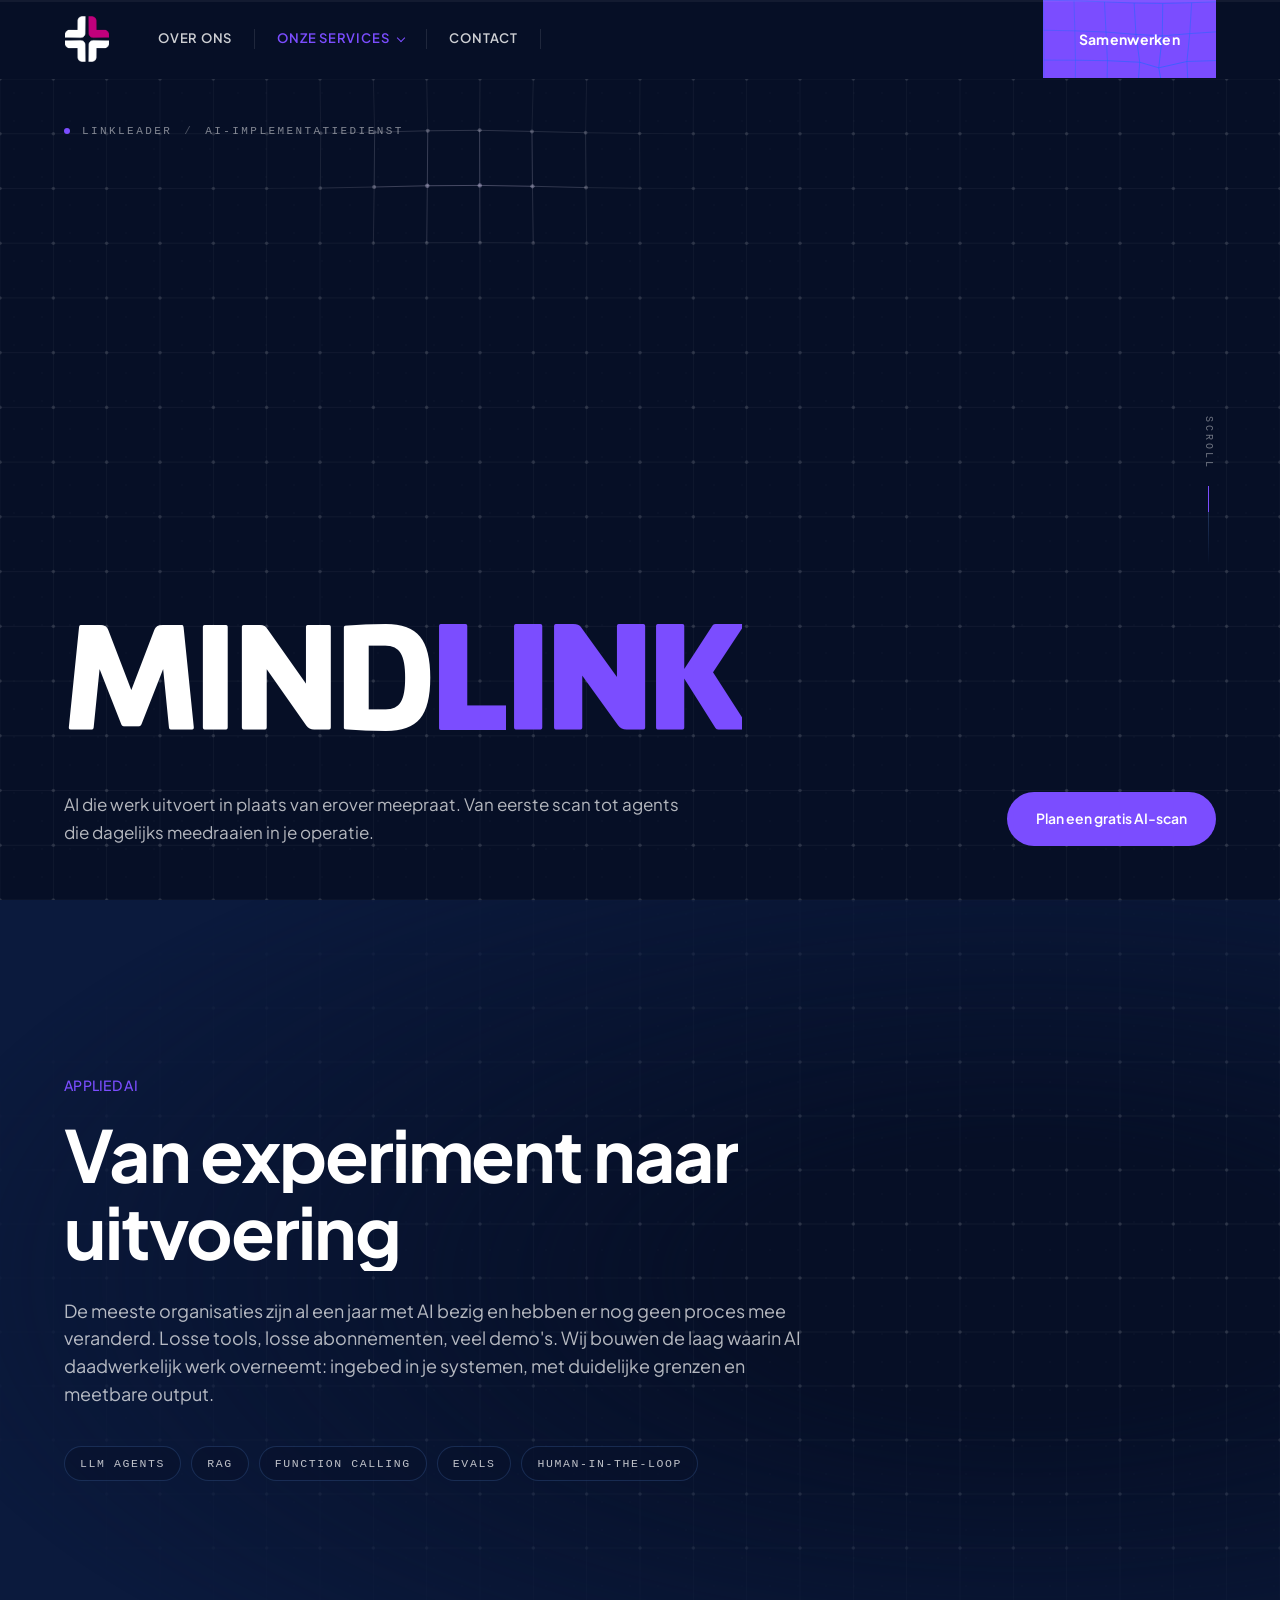
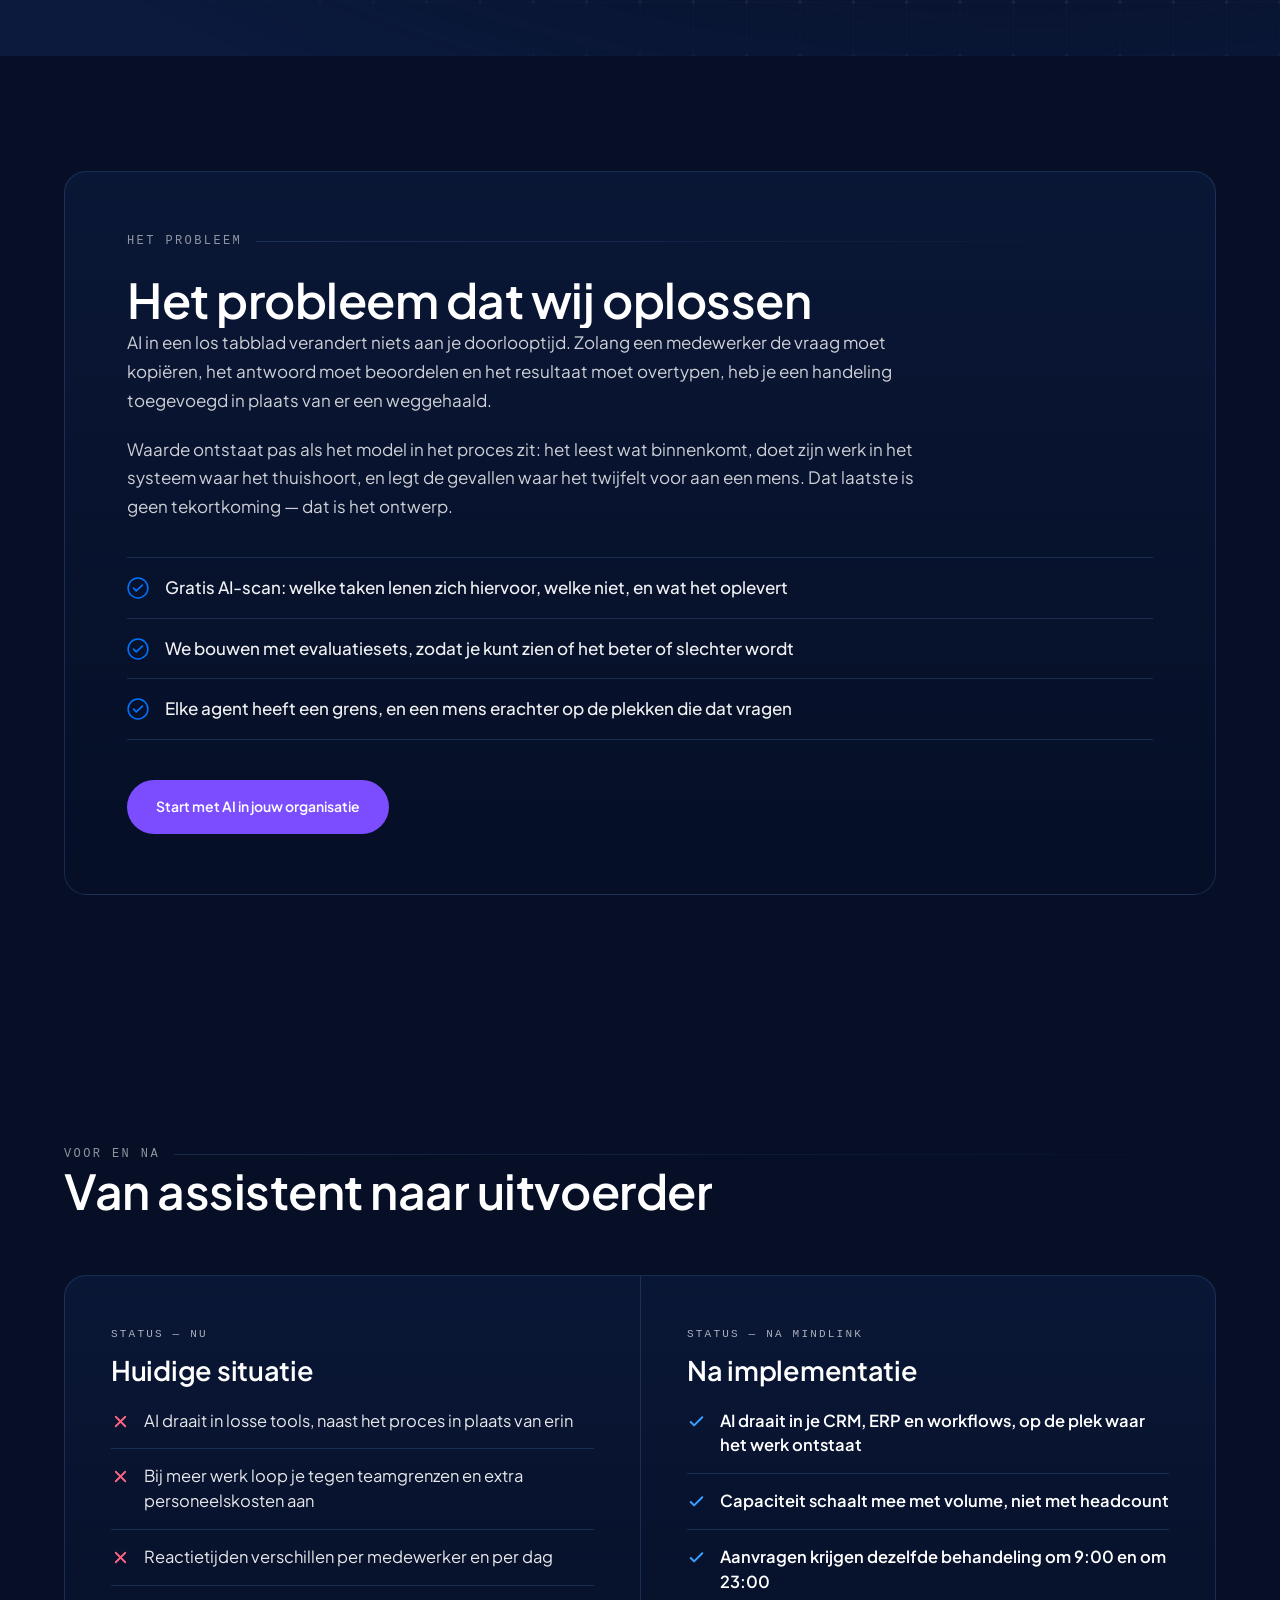
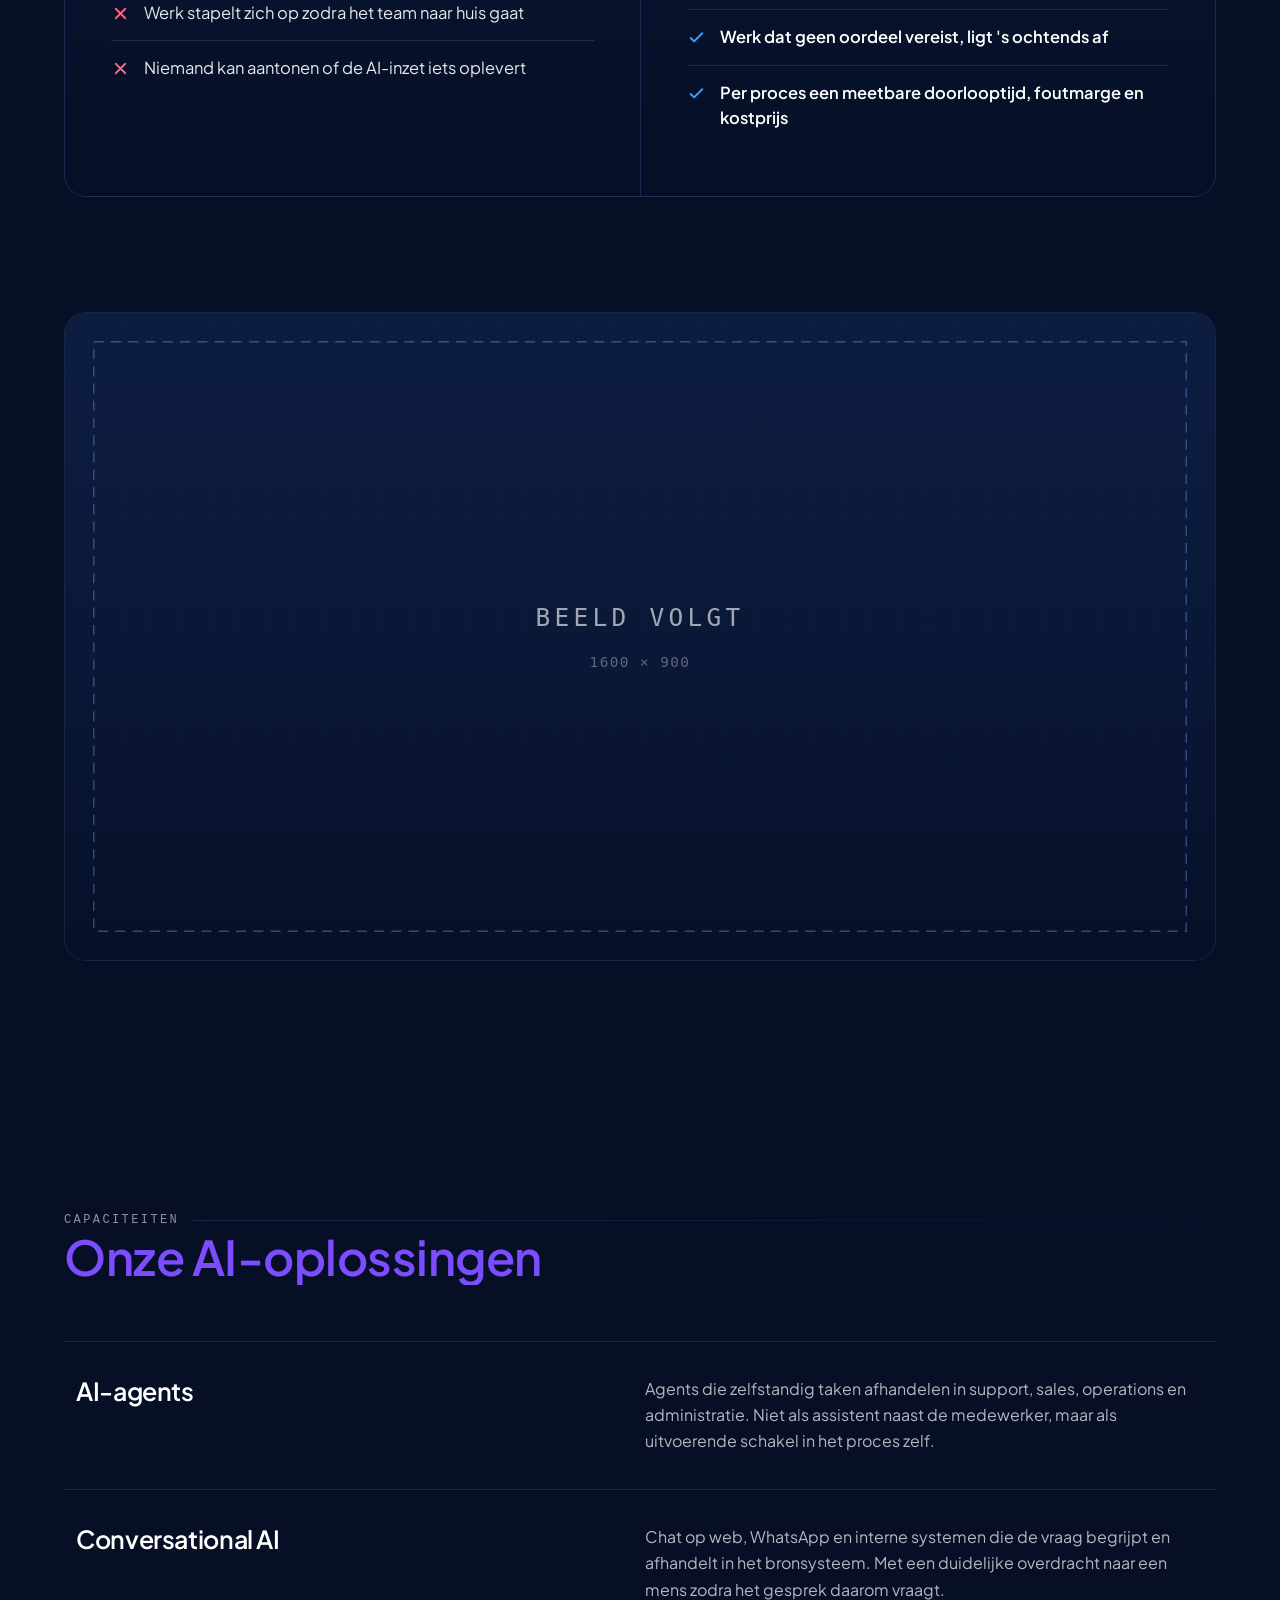
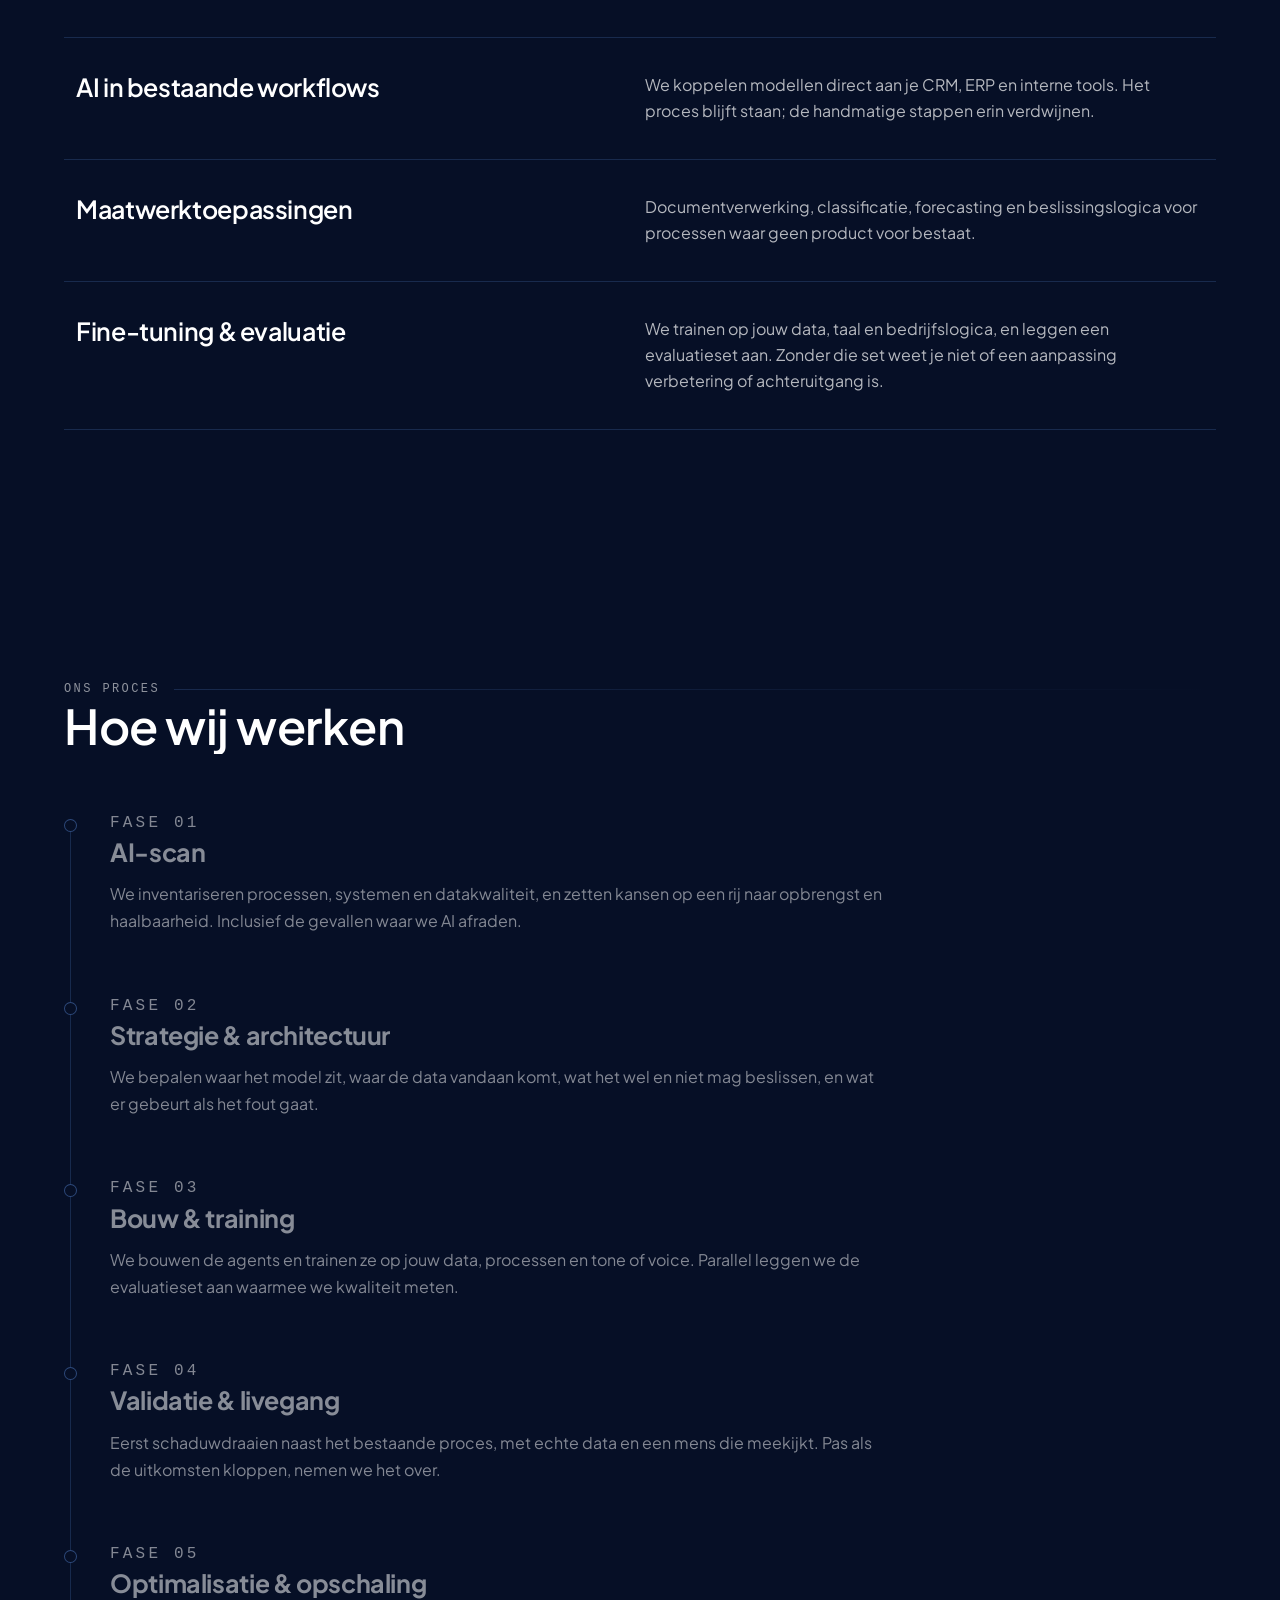
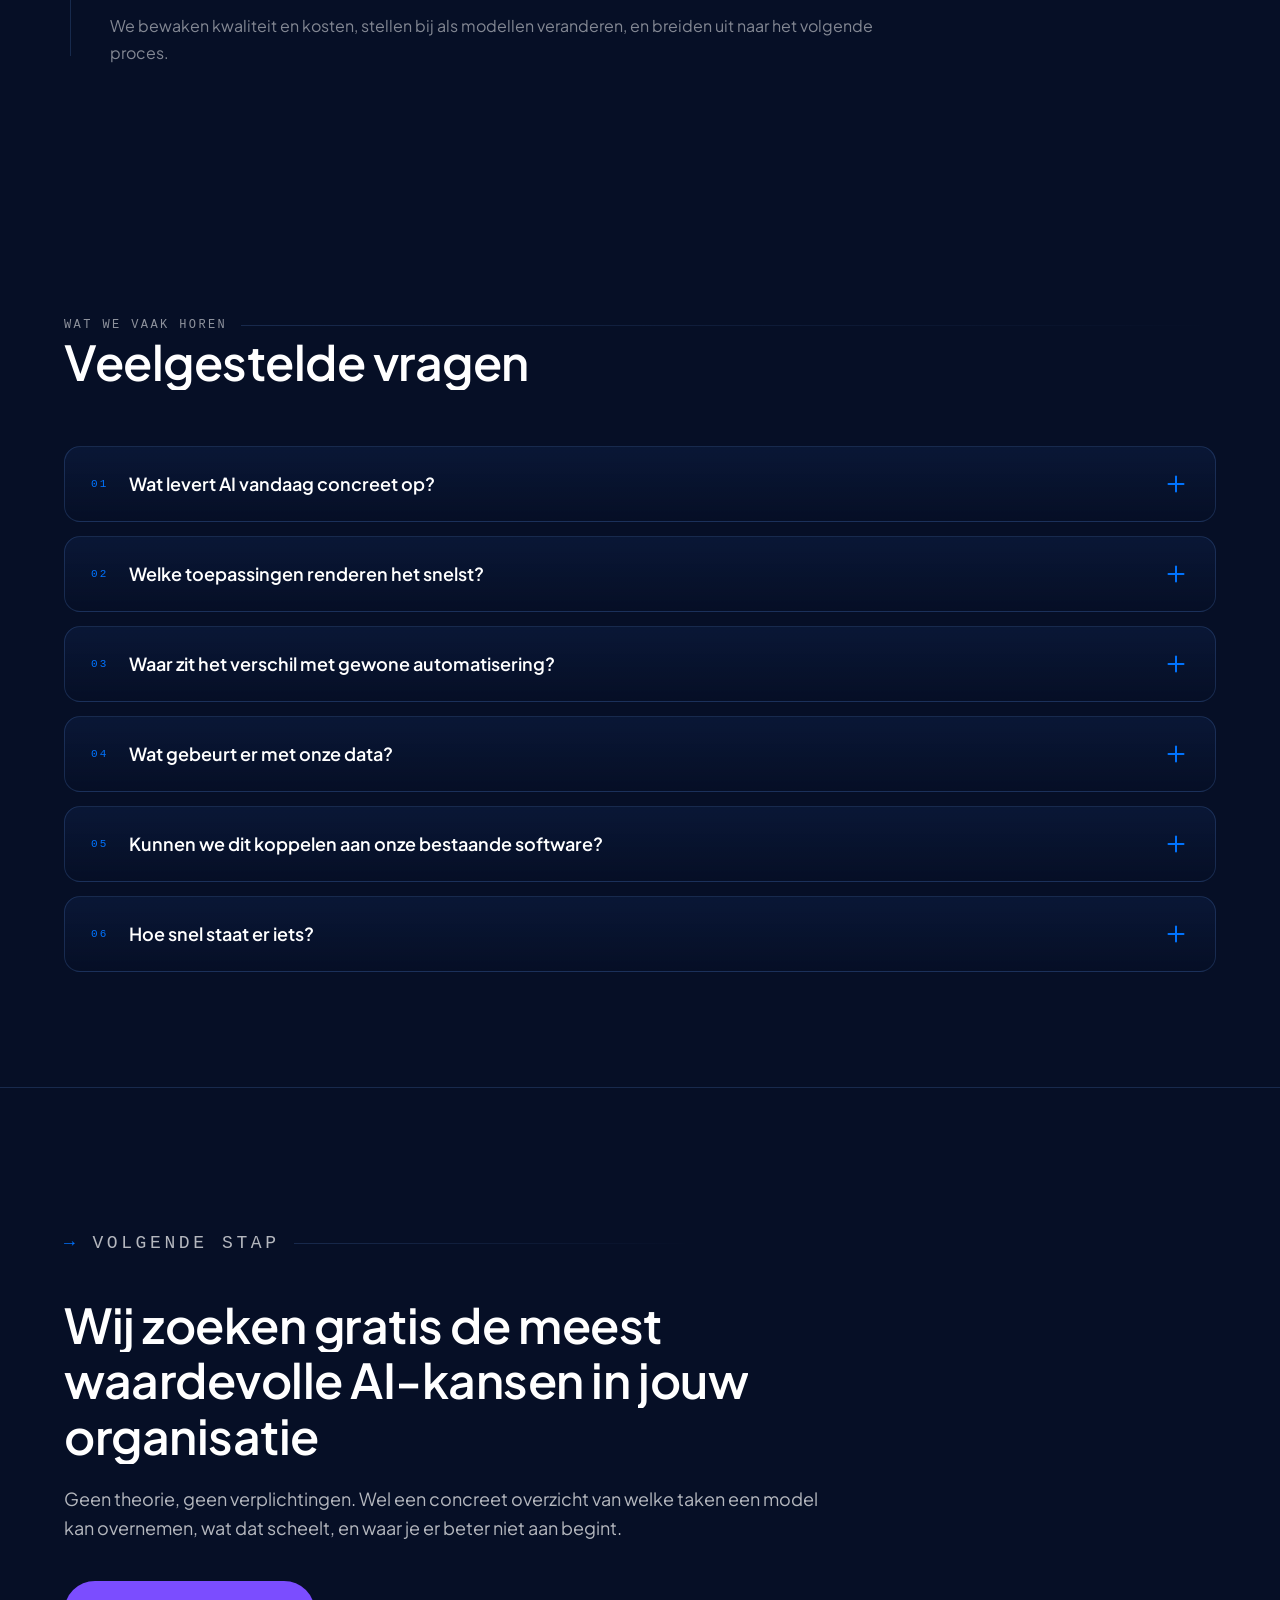
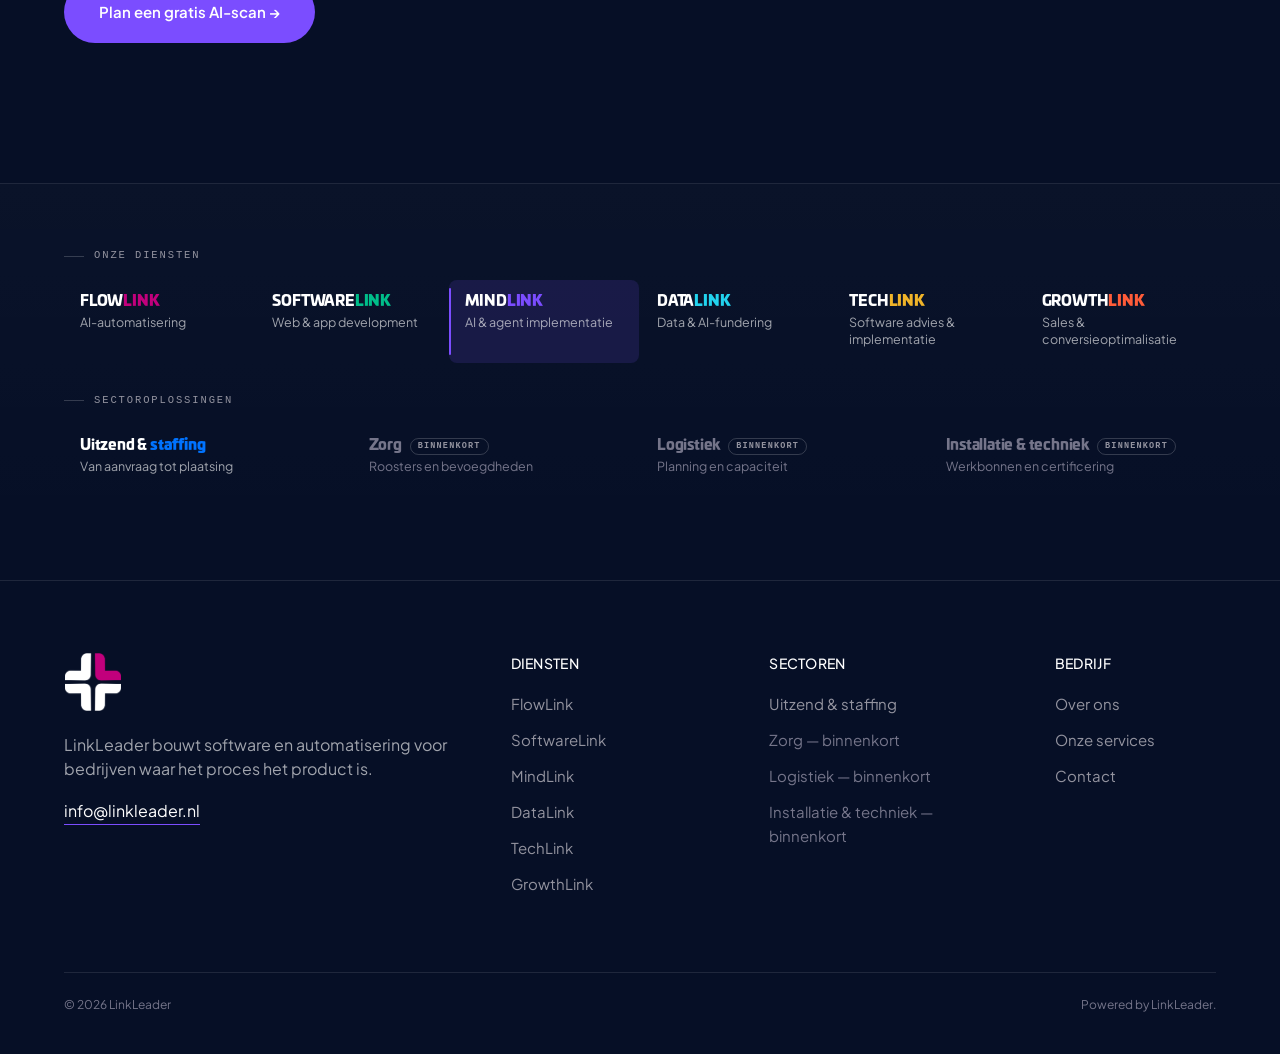
<file: mindlink.html>
<!DOCTYPE html>
<html lang="nl">
<head>
<meta charset="utf-8">
<meta name="viewport" content="width=device-width, initial-scale=1">
<title>MINDLINK — LinkLeader</title>
<meta name="description" content="AI die werk uitvoert in plaats van erover meepraat. Van eerste scan tot agents die dagelijks meedraaien in je operatie.">
<link rel="preconnect" href="https://fonts.googleapis.com">
<link rel="preconnect" href="https://fonts.gstatic.com" crossorigin>
<link href="https://fonts.googleapis.com/css2?family=Plus+Jakarta+Sans:wght@400;500;600;700&display=swap" rel="stylesheet">
<link rel="stylesheet" href="styles.css?v=14">
<link rel="stylesheet" href="nav-services.css?v=6">
<link rel="stylesheet" href="fl-kit.css?v=10">
<link rel="stylesheet" href="flowlink.css?v=7">
<link rel="stylesheet" href="service-accents.css?v=1">
</head>
<body data-service="mind">

<!-- ================= INTRO SPLASH ================= -->
<div class="intro-splash" id="introSplash" aria-hidden="true">
  <canvas class="intro-splash__canvas" id="introSplashGrid"></canvas>
  <div class="intro-splash__content">
    <h2 class="intro-splash__line"><span id="introSplashText"></span><span class="intro-splash__cursor"></span></h2>
  </div>
  <p class="intro-splash__hint">Klik of scroll om over te slaan</p>
</div>

<!-- ================= SCROLL PROGRESS ================= -->
<div class="scroll-progress" aria-hidden="true"><span class="scroll-progress__bar"></span></div>

<!-- ================= NAV ================= -->
<header class="nav">
  <div class="wide nav__inner">
    <a href="index.html" class="brand-link" aria-label="LinkLeader home">
      <img class="brand-link__logo" src="logo.png?v=1" alt="">
    </a>
    <nav class="nav__links">
      <a href="over-ons.html">Over ons</a>
      <a class="nav__svc" href="services.html" aria-expanded="false" aria-controls="svcmenu" aria-current="page">Onze services</a>
      <a href="contact.html">Contact</a>
    </nav>
    <a class="nav__cta" href="contact.html"><span>Samenwerken</span></a>
    <button class="nav__toggle" aria-expanded="false" aria-controls="mnav" aria-label="Menu"><span></span></button>
  </div>

  <div class="mega" id="svcmenu">
    <div class="wide">
      <div class="mega__in">
        <div class="mega__col">
          <p class="mega__k">Diensten</p>
          <div class="mega__grid">
            <a class="svci" href="ai-automation.html" style="--a:var(--acc-flow)"><span class="svci__w">FLOW<i>LINK</i></span><span class="svci__d">AI-automatisering</span></a>
            <a class="svci" href="softwarelink.html" style="--a:var(--acc-software)"><span class="svci__w">SOFTWARE<i>LINK</i></span><span class="svci__d">Web &amp; app development</span></a>
            <a class="svci" href="mindlink.html" style="--a:var(--acc-mind)" aria-current="page"><span class="svci__w">MIND<i>LINK</i></span><span class="svci__d">AI &amp; agent implementatie</span></a>
            <a class="svci" href="datalink.html" style="--a:var(--acc-data)"><span class="svci__w">DATA<i>LINK</i></span><span class="svci__d">Data &amp; AI-fundering</span></a>
            <a class="svci" href="techlink.html" style="--a:var(--acc-tech)"><span class="svci__w">TECH<i>LINK</i></span><span class="svci__d">Software advies &amp; implementatie</span></a>
            <a class="svci" href="growthlink.html" style="--a:var(--acc-growth)"><span class="svci__w">GROWTH<i>LINK</i></span><span class="svci__d">Sales &amp; conversieoptimalisatie</span></a>
          </div>
        </div>
        <div class="mega__col mega__col--sect">
          <p class="mega__k">Sectoren</p>
          <div class="mega__grid">
            <a class="svci" href="uitzendbureaus.html" style="--a:var(--acc-staffing)"><span class="svci__w">Uitzend &amp;<i> staffing</i></span><span class="svci__d">Van aanvraag tot plaatsing</span></a>
            <span class="svci svci--soon" style="--a:var(--acc-mind)"><span class="svci__w">Zorg<span class="svci__soon">Binnenkort</span></span><span class="svci__d">Roosters en bevoegdheden</span></span>
            <span class="svci svci--soon" style="--a:var(--acc-data)"><span class="svci__w">Logistiek<span class="svci__soon">Binnenkort</span></span><span class="svci__d">Planning en capaciteit</span></span>
            <span class="svci svci--soon" style="--a:var(--acc-tech)"><span class="svci__w">Installatie &amp; techniek<span class="svci__soon">Binnenkort</span></span><span class="svci__d">Werkbonnen en certificering</span></span>
          </div>
        </div>
      </div>
      <div class="mega__foot">
        <a href="services.html">Alle diensten en sectoren →</a>
        <p>Weet je niet waar te beginnen? <a href="contact.html">Plan een kennismaking</a></p>
      </div>
    </div>
  </div>

  <div class="nav__panel wide" id="mnav">
    <a href="over-ons.html">Over ons</a>
    <details class="mnav__grp" open>
      <summary>Onze services</summary>
      <div class="mnav__body">
        <p class="mnav__k">Diensten</p>
        <a class="" href="ai-automation.html" style="--a:var(--acc-flow)"><span class="svci__w">FLOW<i>LINK</i></span><span class="svci__d">AI-automatisering</span></a>
        <a class="" href="softwarelink.html" style="--a:var(--acc-software)"><span class="svci__w">SOFTWARE<i>LINK</i></span><span class="svci__d">Web &amp; app development</span></a>
        <a class="" href="mindlink.html" style="--a:var(--acc-mind)" aria-current="page"><span class="svci__w">MIND<i>LINK</i></span><span class="svci__d">AI &amp; agent implementatie</span></a>
        <a class="" href="datalink.html" style="--a:var(--acc-data)"><span class="svci__w">DATA<i>LINK</i></span><span class="svci__d">Data &amp; AI-fundering</span></a>
        <a class="" href="techlink.html" style="--a:var(--acc-tech)"><span class="svci__w">TECH<i>LINK</i></span><span class="svci__d">Software advies &amp; implementatie</span></a>
        <a class="" href="growthlink.html" style="--a:var(--acc-growth)"><span class="svci__w">GROWTH<i>LINK</i></span><span class="svci__d">Sales &amp; conversieoptimalisatie</span></a>
        <div class="mnav__sect"><p class="mnav__k">Sectoren</p>
        <a class="" href="uitzendbureaus.html" style="--a:var(--acc-staffing)"><span class="svci__w">Uitzend &amp;<i> staffing</i></span><span class="svci__d">Van aanvraag tot plaatsing</span></a>
        <span class=" svci--soon" style="--a:var(--acc-mind)"><span class="svci__w">Zorg<span class="svci__soon">Binnenkort</span></span><span class="svci__d">Roosters en bevoegdheden</span></span>
        <span class=" svci--soon" style="--a:var(--acc-data)"><span class="svci__w">Logistiek<span class="svci__soon">Binnenkort</span></span><span class="svci__d">Planning en capaciteit</span></span>
        <span class=" svci--soon" style="--a:var(--acc-tech)"><span class="svci__w">Installatie &amp; techniek<span class="svci__soon">Binnenkort</span></span><span class="svci__d">Werkbonnen en certificering</span></span>
        </div>
        <p class="mnav__k">Overzicht</p>
        <a href="services.html">Alle diensten en sectoren</a>
      </div>
    </details>
    <a href="contact.html">Contact</a>
    <a class="btn btn--primary btn--full" href="contact.html">Samenwerken</a>
  </div>
</header>

<!-- ================= HERO ================= -->
<section class="hero-grid hero-grid--mark-only" id="aiHero">
  <canvas class="hero-grid__canvas" id="aiHeroGrid" aria-hidden="true"></canvas>

  <p class="hero-meta"><span class="hero-meta__dot" aria-hidden="true"></span>LinkLeader <span class="hero-meta__sep" aria-hidden="true">/</span> AI-implementatiedienst</p>

  <div class="hero-cue" aria-hidden="true">
    <span>Scroll</span>
    <span class="hero-cue__line"></span>
  </div>

  <div class="hero-lead">
    <p class="flowlink-mark"><span class="fl-flow">MIND</span><span class="fl-link">LINK</span></p>
    <div class="hero-lead__row">
      <p class="hero-sub">AI die werk uitvoert in plaats van erover meepraat. Van eerste scan tot agents die dagelijks meedraaien in je operatie.</p>
      <a class="btn btn--primary hero-lead__cta" href="contact.html" data-magnetic>Plan een gratis AI-scan</a>
    </div>
  </div>
</section>

<!-- ================= INTRO ================= -->
<section class="hero-grid fl-intro" id="aiIntro">
  <canvas class="hero-grid__canvas" id="aiIntroGrid" aria-hidden="true"></canvas>
  <div class="wide">
    <div class="fl-intro__inner">
      <p class="eyebrow">Applied AI</p>
      <h1 class="h-product" data-split>Van experiment naar uitvoering</h1>
      <p class="lead fl-intro__lead">De meeste organisaties zijn al een jaar met AI bezig en hebben er nog geen proces mee veranderd. Losse tools, losse abonnementen, veel demo's. Wij bouwen de laag waarin AI daadwerkelijk werk overneemt: ingebed in je systemen, met duidelijke grenzen en meetbare output.</p>
      <ul class="spec-strip reveal reveal--group" data-stagger>
        <li>LLM agents</li>
        <li>RAG</li>
        <li>Function calling</li>
        <li>Evals</li>
        <li>Human-in-the-loop</li>
      </ul>
    </div>
  </div>
</section>

<!-- ================= 01 — HET PROBLEEM ================= -->
<section class="fl-section">
  <div class="wide">
    <div class="tech-panel grid-spot reveal">
      <p class="sec-index">Het probleem</p>
      <h2 class="h-section" data-split>Het probleem dat wij oplossen</h2>
      <p class="fl-body">AI in een los tabblad verandert niets aan je doorlooptijd. Zolang een medewerker de vraag moet kopiëren, het antwoord moet beoordelen en het resultaat moet overtypen, heb je een handeling toegevoegd in plaats van er een weggehaald.</p>
      <p class="fl-body">Waarde ontstaat pas als het model in het proces zit: het leest wat binnenkomt, doet zijn werk in het systeem waar het thuishoort, en legt de gevallen waar het twijfelt voor aan een mens. Dat laatste is geen tekortkoming — dat is het ontwerp.</p>

      <ul class="check-rows reveal reveal--group" data-stagger>
        <li>
          <svg viewBox="0 0 20 20" fill="none" aria-hidden="true"><circle cx="10" cy="10" r="9" stroke="currentColor" stroke-width="1.4"/><path d="M6 10.2l2.4 2.4L14 7.4" stroke="currentColor" stroke-width="1.6" stroke-linecap="round" stroke-linejoin="round"/></svg>
          <span>Gratis AI-scan: welke taken lenen zich hiervoor, welke niet, en wat het oplevert</span>
        </li>
        <li>
          <svg viewBox="0 0 20 20" fill="none" aria-hidden="true"><circle cx="10" cy="10" r="9" stroke="currentColor" stroke-width="1.4"/><path d="M6 10.2l2.4 2.4L14 7.4" stroke="currentColor" stroke-width="1.6" stroke-linecap="round" stroke-linejoin="round"/></svg>
          <span>We bouwen met evaluatiesets, zodat je kunt zien of het beter of slechter wordt</span>
        </li>
        <li>
          <svg viewBox="0 0 20 20" fill="none" aria-hidden="true"><circle cx="10" cy="10" r="9" stroke="currentColor" stroke-width="1.4"/><path d="M6 10.2l2.4 2.4L14 7.4" stroke="currentColor" stroke-width="1.6" stroke-linecap="round" stroke-linejoin="round"/></svg>
          <span>Elke agent heeft een grens, en een mens erachter op de plekken die dat vragen</span>
        </li>
      </ul>

      <a class="btn btn--primary" href="contact.html" data-magnetic>Start met AI in jouw organisatie</a>
    </div>
  </div>
</section>

<!-- ================= 02 — VOOR EN NA ================= -->
<section class="compare-section" id="pinkSection">
  <div class="wide">
    <div class="band__head band__head--flush reveal">
      <p class="sec-index">Voor en na</p>
      <h2 class="h-section" data-split>Van assistent naar uitvoerder</h2>
    </div>

    <div class="tech-panel compare-grid grid-spot reveal">
      <div class="compare-col compare-col--bad">
        <p class="compare-col__tag">Status — nu</p>
        <h3>Huidige situatie</h3>
        <ul class="reveal reveal--group" data-stagger>
          <li>
            <svg viewBox="0 0 18 18" fill="none" aria-hidden="true"><path d="M4.5 4.5l9 9M13.5 4.5l-9 9" stroke="currentColor" stroke-width="1.7" stroke-linecap="round"/></svg>
            <span>AI draait in losse tools, naast het proces in plaats van erin</span>
          </li>
          <li>
            <svg viewBox="0 0 18 18" fill="none" aria-hidden="true"><path d="M4.5 4.5l9 9M13.5 4.5l-9 9" stroke="currentColor" stroke-width="1.7" stroke-linecap="round"/></svg>
            <span>Bij meer werk loop je tegen teamgrenzen en extra personeelskosten aan</span>
          </li>
          <li>
            <svg viewBox="0 0 18 18" fill="none" aria-hidden="true"><path d="M4.5 4.5l9 9M13.5 4.5l-9 9" stroke="currentColor" stroke-width="1.7" stroke-linecap="round"/></svg>
            <span>Reactietijden verschillen per medewerker en per dag</span>
          </li>
          <li>
            <svg viewBox="0 0 18 18" fill="none" aria-hidden="true"><path d="M4.5 4.5l9 9M13.5 4.5l-9 9" stroke="currentColor" stroke-width="1.7" stroke-linecap="round"/></svg>
            <span>Werk stapelt zich op zodra het team naar huis gaat</span>
          </li>
          <li>
            <svg viewBox="0 0 18 18" fill="none" aria-hidden="true"><path d="M4.5 4.5l9 9M13.5 4.5l-9 9" stroke="currentColor" stroke-width="1.7" stroke-linecap="round"/></svg>
            <span>Niemand kan aantonen of de AI-inzet iets oplevert</span>
          </li>
        </ul>
      </div>

      <div class="compare-col compare-col--good">
        <p class="compare-col__tag">Status — na MINDLink</p>
        <h3>Na implementatie</h3>
        <ul class="reveal reveal--group" data-stagger>
          <li>
            <svg viewBox="0 0 18 18" fill="none" aria-hidden="true"><path d="M3.5 9.5l3.2 3.2L14.5 5" stroke="currentColor" stroke-width="1.9" stroke-linecap="round" stroke-linejoin="round"/></svg>
            <span>AI draait in je CRM, ERP en workflows, op de plek waar het werk ontstaat</span>
          </li>
          <li>
            <svg viewBox="0 0 18 18" fill="none" aria-hidden="true"><path d="M3.5 9.5l3.2 3.2L14.5 5" stroke="currentColor" stroke-width="1.9" stroke-linecap="round" stroke-linejoin="round"/></svg>
            <span>Capaciteit schaalt mee met volume, niet met headcount</span>
          </li>
          <li>
            <svg viewBox="0 0 18 18" fill="none" aria-hidden="true"><path d="M3.5 9.5l3.2 3.2L14.5 5" stroke="currentColor" stroke-width="1.9" stroke-linecap="round" stroke-linejoin="round"/></svg>
            <span>Aanvragen krijgen dezelfde behandeling om 9:00 en om 23:00</span>
          </li>
          <li>
            <svg viewBox="0 0 18 18" fill="none" aria-hidden="true"><path d="M3.5 9.5l3.2 3.2L14.5 5" stroke="currentColor" stroke-width="1.9" stroke-linecap="round" stroke-linejoin="round"/></svg>
            <span>Werk dat geen oordeel vereist, ligt 's ochtends af</span>
          </li>
          <li>
            <svg viewBox="0 0 18 18" fill="none" aria-hidden="true"><path d="M3.5 9.5l3.2 3.2L14.5 5" stroke="currentColor" stroke-width="1.9" stroke-linecap="round" stroke-linejoin="round"/></svg>
            <span>Per proces een meetbare doorlooptijd, foutmarge en kostprijs</span>
          </li>
        </ul>
      </div>
    </div>
  </div>
</section>

<!-- ================= BEELDBAND ================= -->
<section class="fl-section fl-section--flush">
  <div class="wide">
    <figure class="sysview reveal reveal--wipe">
      <img src="placeholder-beeld.svg" alt="Plaatshouder voor beeld van een AI-agent met een overdrachtsmoment naar een mens" loading="lazy" decoding="async">
    </figure>
  </div>
</section>

<!-- ================= 03 — WAT WE BOUWEN ================= -->
<section class="fl-section">
  <div class="wide">
    <div class="band__head band__head--flush reveal">
      <p class="sec-index">Capaciteiten</p>
      <h2 class="h-section h-section--pink" data-split>Onze AI-oplossingen</h2>
    </div>

    <div class="build-list reveal reveal--group" data-stagger>
      <article class="build-row grid-spot">
        <h3>AI-agents</h3>
        <p>Agents die zelfstandig taken afhandelen in support, sales, operations en administratie. Niet als assistent naast de medewerker, maar als uitvoerende schakel in het proces zelf.</p>
      </article>
      <article class="build-row grid-spot">
        <h3>Conversational AI</h3>
        <p>Chat op web, WhatsApp en interne systemen die de vraag begrijpt en afhandelt in het bronsysteem. Met een duidelijke overdracht naar een mens zodra het gesprek daarom vraagt.</p>
      </article>
      <article class="build-row grid-spot">
        <h3>AI in bestaande workflows</h3>
        <p>We koppelen modellen direct aan je CRM, ERP en interne tools. Het proces blijft staan; de handmatige stappen erin verdwijnen.</p>
      </article>
      <article class="build-row grid-spot">
        <h3>Maatwerktoepassingen</h3>
        <p>Documentverwerking, classificatie, forecasting en beslissingslogica voor processen waar geen product voor bestaat.</p>
      </article>
      <article class="build-row grid-spot">
        <h3>Fine-tuning &amp; evaluatie</h3>
        <p>We trainen op jouw data, taal en bedrijfslogica, en leggen een evaluatieset aan. Zonder die set weet je niet of een aanpassing verbetering of achteruitgang is.</p>
      </article>
    </div>
  </div>
</section>

<!-- ================= 04 — HOE WIJ WERKEN ================= -->
<section class="fl-section process-section">
  <div class="wide">
    <div class="band__head band__head--flush reveal">
      <p class="sec-index">Ons proces</p>
      <h2 class="h-section" data-split>Hoe wij werken</h2>
    </div>

    <div class="process-timeline">
      <span class="process-timeline__fill" aria-hidden="true"></span>

      <div class="process-step">
        <span class="process-step__dot" aria-hidden="true"></span>
        <p class="process-step__k">Fase 01</p>
        <h3 data-split>AI-scan</h3>
        <p>We inventariseren processen, systemen en datakwaliteit, en zetten kansen op een rij naar opbrengst en haalbaarheid. Inclusief de gevallen waar we AI afraden.</p>
      </div>

      <div class="process-step">
        <span class="process-step__dot" aria-hidden="true"></span>
        <p class="process-step__k">Fase 02</p>
        <h3 data-split>Strategie &amp; architectuur</h3>
        <p>We bepalen waar het model zit, waar de data vandaan komt, wat het wel en niet mag beslissen, en wat er gebeurt als het fout gaat.</p>
      </div>

      <div class="process-step">
        <span class="process-step__dot" aria-hidden="true"></span>
        <p class="process-step__k">Fase 03</p>
        <h3 data-split>Bouw &amp; training</h3>
        <p>We bouwen de agents en trainen ze op jouw data, processen en tone of voice. Parallel leggen we de evaluatieset aan waarmee we kwaliteit meten.</p>
      </div>

      <div class="process-step">
        <span class="process-step__dot" aria-hidden="true"></span>
        <p class="process-step__k">Fase 04</p>
        <h3 data-split>Validatie &amp; livegang</h3>
        <p>Eerst schaduwdraaien naast het bestaande proces, met echte data en een mens die meekijkt. Pas als de uitkomsten kloppen, nemen we het over.</p>
      </div>

      <div class="process-step">
        <span class="process-step__dot" aria-hidden="true"></span>
        <p class="process-step__k">Fase 05</p>
        <h3 data-split>Optimalisatie &amp; opschaling</h3>
        <p>We bewaken kwaliteit en kosten, stellen bij als modellen veranderen, en breiden uit naar het volgende proces.</p>
      </div>
    </div>
  </div>
</section>

<!-- ================= 05 — FAQ ================= -->
<section class="fl-section faq-section">
  <div class="wide">
    <div class="band__head band__head--flush reveal">
      <p class="sec-index">Wat we vaak horen</p>
      <h2 class="h-section" data-split>Veelgestelde vragen</h2>
    </div>

    <div class="qa reveal reveal--group" data-stagger>
      <div class="qa__item grid-spot">
        <button class="qa__toggle" aria-expanded="false">
          <span class="qa__n" aria-hidden="true">01</span>
          <span class="qa__q">Wat levert AI vandaag concreet op?</span>
          <span class="qa__icon" aria-hidden="true"></span>
        </button>
        <div class="qa__panel"><div class="qa__panel-inner">
          <p class="qa__a">Vooral tijd en consistentie. De winst zit in werk met veel herhaling en veel volume: aanvragen lezen, classificeren, opvolgen, samenvatten. Bij processen met weinig volume of veel uitzonderingen is de businesscase meestal zwak, en dan zeggen we dat.</p>
        </div></div>
      </div>

      <div class="qa__item grid-spot">
        <button class="qa__toggle" aria-expanded="false">
          <span class="qa__n" aria-hidden="true">02</span>
          <span class="qa__q">Welke toepassingen renderen het snelst?</span>
          <span class="qa__icon" aria-hidden="true"></span>
        </button>
        <div class="qa__panel"><div class="qa__panel-inner">
          <p class="qa__a">Die met hoog volume en een duidelijke uitkomst. Klantvragen afhandelen, inkomende documenten verwerken, leads kwalificeren, dossiers samenvatten. Kleine verbeteringen tellen daar snel op.</p>
        </div></div>
      </div>

      <div class="qa__item grid-spot">
        <button class="qa__toggle" aria-expanded="false">
          <span class="qa__n" aria-hidden="true">03</span>
          <span class="qa__q">Waar zit het verschil met gewone automatisering?</span>
          <span class="qa__icon" aria-hidden="true"></span>
        </button>
        <div class="qa__panel"><div class="qa__panel-inner">
          <p class="qa__a">Gewone automatisering volgt regels die jij vooraf schrijft, en werkt uitstekend zolang de input voorspelbaar is. AI is nodig zodra dat niet zo is: vrije tekst, wisselende formaten, context die je niet in een regel vangt. Meestal is de beste oplossing een combinatie — regels waar het kan, een model waar het moet.</p>
        </div></div>
      </div>

      <div class="qa__item grid-spot">
        <button class="qa__toggle" aria-expanded="false">
          <span class="qa__n" aria-hidden="true">04</span>
          <span class="qa__q">Wat gebeurt er met onze data?</span>
          <span class="qa__icon" aria-hidden="true"></span>
        </button>
        <div class="qa__panel"><div class="qa__panel-inner">
          <p class="qa__a">We spreken vooraf af welke data het model ziet, waar die verwerkt wordt en wat er bewaard blijft. Waar dat nodig is draait het model binnen de EU of in je eigen omgeving. Dat leggen we vast voordat we bouwen, niet erna.</p>
        </div></div>
      </div>

      <div class="qa__item grid-spot">
        <button class="qa__toggle" aria-expanded="false">
          <span class="qa__n" aria-hidden="true">05</span>
          <span class="qa__q">Kunnen we dit koppelen aan onze bestaande software?</span>
          <span class="qa__icon" aria-hidden="true"></span>
        </button>
        <div class="qa__panel"><div class="qa__panel-inner">
          <p class="qa__a">Ja. AI vervangt geen systemen. We koppelen via API's of bouwen het in je bestaande workflows, zodat het model werkt op de plek waar het werk toch al langskomt.</p>
        </div></div>
      </div>

      <div class="qa__item grid-spot">
        <button class="qa__toggle" aria-expanded="false">
          <span class="qa__n" aria-hidden="true">06</span>
          <span class="qa__q">Hoe snel staat er iets?</span>
          <span class="qa__icon" aria-hidden="true"></span>
        </button>
        <div class="qa__panel"><div class="qa__panel-inner">
          <p class="qa__a">Een eerste toepassing op één afgebakend proces draait meestal binnen vier tot zes weken, waarvan een deel schaduwdraaien. Grotere trajecten met meerdere systemen duren langer, maar leveren onderweg werkende onderdelen op.</p>
        </div></div>
      </div>
    </div>
  </div>
</section>

<!-- ================= GRATIS SCAN ================= -->
<section class="scan-section" id="scanSection">
  <canvas class="hero-grid__canvas" id="scanGrid" aria-hidden="true"></canvas>
  <div class="wide">
    <div class="scan-panel reveal">
      <p class="sec-index"><span class="sec-index__n">→</span> Volgende stap</p>
      <h2 class="h-section" data-split>Wij zoeken gratis de meest waardevolle AI-kansen in jouw organisatie</h2>
      <p>Geen theorie, geen verplichtingen. Wel een concreet overzicht van welke taken een model kan overnemen, wat dat scheelt, en waar je er beter niet aan begint.</p>
      <a class="btn btn--primary btn--lg" href="contact.html" data-magnetic>Plan een gratis AI-scan →</a>
    </div>
  </div>
</section>

<!-- ================= FOOTER ================= -->
<!-- ================= DIENSTENBALK ================= -->
<section class="svcband">
  <div class="wide">
    <p class="svcband__k">Onze diensten</p>
    <div class="svcband__row">
      <a class="svci" href="ai-automation.html" style="--a:var(--acc-flow)"><span class="svci__w">FLOW<i>LINK</i></span><span class="svci__d">AI-automatisering</span></a>
      <a class="svci" href="softwarelink.html" style="--a:var(--acc-software)"><span class="svci__w">SOFTWARE<i>LINK</i></span><span class="svci__d">Web &amp; app development</span></a>
      <a class="svci" href="mindlink.html" style="--a:var(--acc-mind)" aria-current="page"><span class="svci__w">MIND<i>LINK</i></span><span class="svci__d">AI &amp; agent implementatie</span></a>
      <a class="svci" href="datalink.html" style="--a:var(--acc-data)"><span class="svci__w">DATA<i>LINK</i></span><span class="svci__d">Data &amp; AI-fundering</span></a>
      <a class="svci" href="techlink.html" style="--a:var(--acc-tech)"><span class="svci__w">TECH<i>LINK</i></span><span class="svci__d">Software advies &amp; implementatie</span></a>
      <a class="svci" href="growthlink.html" style="--a:var(--acc-growth)"><span class="svci__w">GROWTH<i>LINK</i></span><span class="svci__d">Sales &amp; conversieoptimalisatie</span></a>
    </div>
    <p class="svcband__k svcband__k--2">Sectoroplossingen</p>
    <div class="svcband__row svcband__row--sect">
      <a class="svci" href="uitzendbureaus.html" style="--a:var(--acc-staffing)"><span class="svci__w">Uitzend &amp;<i> staffing</i></span><span class="svci__d">Van aanvraag tot plaatsing</span></a>
      <span class="svci svci--soon" style="--a:var(--acc-mind)"><span class="svci__w">Zorg<span class="svci__soon">Binnenkort</span></span><span class="svci__d">Roosters en bevoegdheden</span></span>
      <span class="svci svci--soon" style="--a:var(--acc-data)"><span class="svci__w">Logistiek<span class="svci__soon">Binnenkort</span></span><span class="svci__d">Planning en capaciteit</span></span>
      <span class="svci svci--soon" style="--a:var(--acc-tech)"><span class="svci__w">Installatie &amp; techniek<span class="svci__soon">Binnenkort</span></span><span class="svci__d">Werkbonnen en certificering</span></span>
    </div>
  </div>
</section>

<footer class="footer">
  <div class="wide">
    <div class="footer__grid">
      <div>
        <div class="footer-brand">
          <img id="footerLogo" src="logo.png?v=1" alt="LinkLeader logo">
        </div>
        <p>LinkLeader bouwt software en automatisering voor bedrijven waar het proces het product is.</p>
        <a class="link-under" href="mailto:info@linkleader.nl">info@linkleader.nl</a>
      </div>
      <div>
        <h4>Diensten</h4>
        <ul>
          <li><a href="ai-automation.html">FlowLink</a></li>
          <li><a href="softwarelink.html">SoftwareLink</a></li>
          <li><a href="mindlink.html">MindLink</a></li>
          <li><a href="datalink.html">DataLink</a></li>
          <li><a href="techlink.html">TechLink</a></li>
          <li><a href="growthlink.html">GrowthLink</a></li>
        </ul>
      </div>
      <div class="foot-sect">
        <h4>Sectoren</h4>
        <ul>
          <li><a href="uitzendbureaus.html">Uitzend &amp; staffing</a></li>
          <li><span class="foot-soon">Zorg — binnenkort</span></li>
          <li><span class="foot-soon">Logistiek — binnenkort</span></li>
          <li><span class="foot-soon">Installatie &amp; techniek — binnenkort</span></li>
        </ul>
      </div>
      <div>
        <h4>Bedrijf</h4>
        <ul>
          <li><a href="over-ons.html">Over ons</a></li>
          <li><a href="services.html">Onze services</a></li>
          <li><a href="contact.html">Contact</a></li>
        </ul>
      </div>
    </div>
    <div class="footer__bottom">
      <span class="micro">© 2026 LinkLeader</span>
      <span class="micro">Powered by LinkLeader.</span>
    </div>
  </div>
</footer>

<script src="site.js?v=4"></script>
<script src="nav-services.js?v=1"></script>
<script src="kinetic-grid.js?v=5"></script>
<script src="card-grid.js?v=3"></script>
<script src="intro-splash.js?v=2"></script>
<script src="fl-motion.js?v=2"></script>
<script src="flowlink.js?v=2"></script>
<script>
(function(){
  'use strict';
  // The splash covers the whole viewport, so it has to be started first:
  // if a canvas init below ever threw, the overlay would otherwise be stranded
  // on screen with nothing left running to dismiss it.
  window.initIntroSplash('We put AI to work');

  window.initKineticGrid(document.getElementById('aiHeroGrid'), document.getElementById('aiHero'));
  window.initKineticGrid(document.getElementById('aiIntroGrid'), document.getElementById('aiIntro'));
  window.initKineticGrid(document.getElementById('scanGrid'), document.getElementById('scanSection'));

  var navCta = document.querySelector('.nav__cta');
  if(navCta) window.initCardGrid(navCta);
})();
</script>
</body>
</html>
</file>
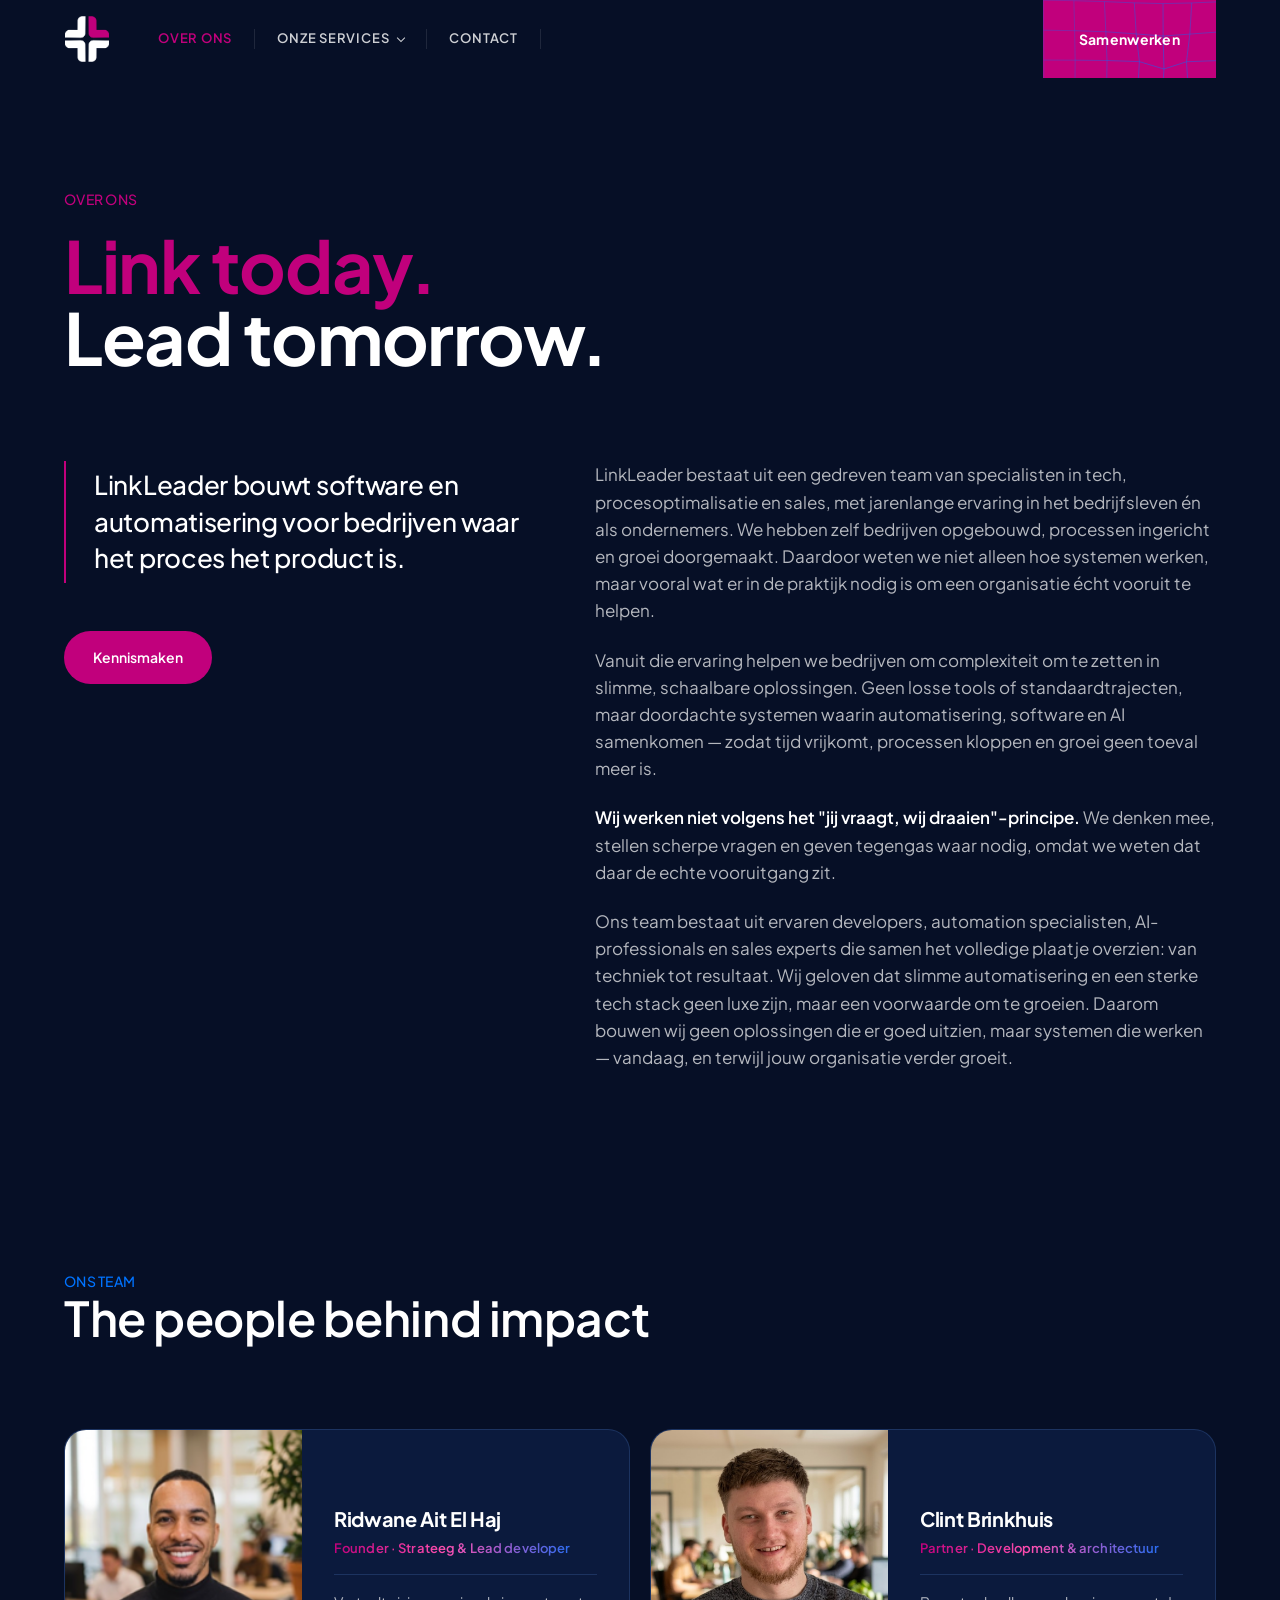
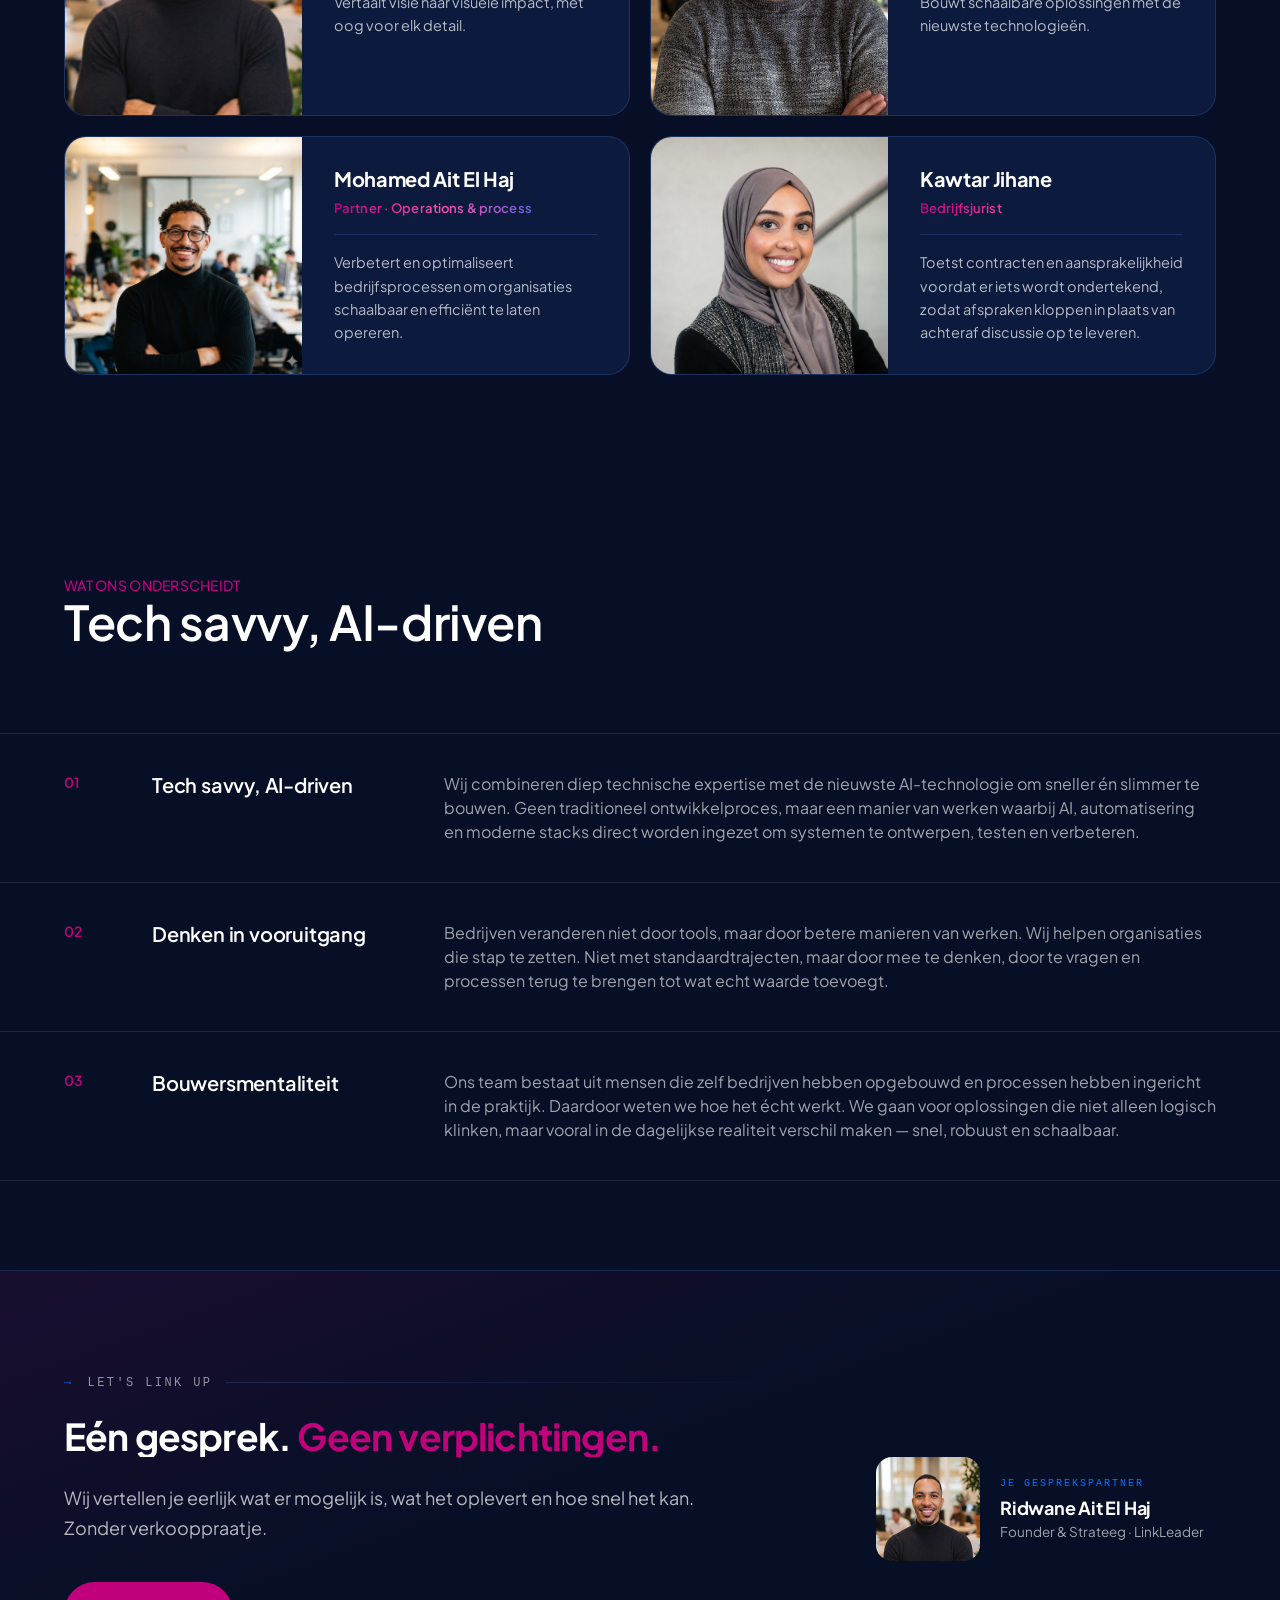
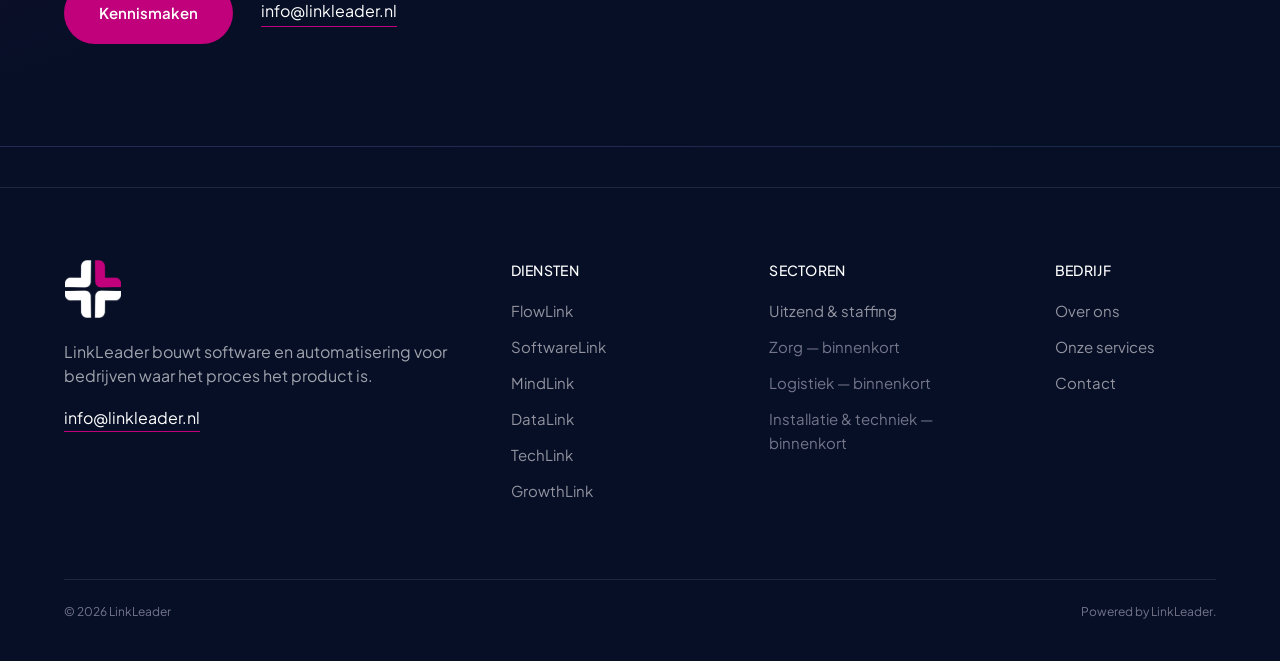
<file: over-ons.html>
<!DOCTYPE html>
<html lang="nl">
<head>
<meta charset="utf-8">
<meta name="viewport" content="width=device-width, initial-scale=1">
<title>Over ons — LinkLeader</title>
<meta name="description" content="LinkLeader is een team van specialisten in tech, procesoptimalisatie en sales, met jarenlange ervaring in het bedrijfsleven én als ondernemers.">
<link rel="preconnect" href="https://fonts.googleapis.com">
<link rel="preconnect" href="https://fonts.gstatic.com" crossorigin>
<link href="https://fonts.googleapis.com/css2?family=Plus+Jakarta+Sans:wght@400;500;600;700&display=swap" rel="stylesheet">
<link rel="stylesheet" href="styles.css?v=14">
<link rel="stylesheet" href="nav-services.css?v=6">
<link rel="stylesheet" href="fl-kit.css?v=10">
<style>
  .quote{
    border-left:2px solid var(--pink);padding:6px 0 6px 28px;margin:0 0 48px;
    font-size:clamp(20px,2.4vw,26px);line-height:1.4;letter-spacing:-.3px;font-weight:500;color:#fff;
  }
  .about-grid{display:grid;grid-template-columns:.85fr 1.15fr;gap:72px;align-items:start}
  @media (max-width:1024px){.about-grid{grid-template-columns:1fr;gap:40px}}

  /* ---------- team: premium bio cards, photo left / text right ----------
     Two per row, not three: a photo-left card needs real width for the
     photo and the text to both breathe, and at three across on this grid
     the photo strip would get too narrow to read as a portrait. */
  .team-section{overflow:hidden}
  .team.pcards{width:100%;padding:0 var(--bleed-gut);grid-template-columns:repeat(2,1fr)}
  @media (max-width:900px){ .team.pcards{grid-template-columns:1fr} }


  /* ---------- wat ons onderscheidt: full-width met hover per regel ---------- */
  .diff-section{overflow:hidden}
  .diff-rows{width:100%;border-top:1px solid var(--rule)}
  .diff-row{
    display:grid;grid-template-columns:56px 260px 1fr;gap:32px;align-items:start;
    padding:38px var(--bleed-gut);border-bottom:1px solid var(--rule);
    transition:background-color .2s ease,padding-left .2s ease;
  }
  .diff-row:hover{background-color:rgba(0,115,255,.06);padding-left:calc(var(--bleed-gut) + 12px)}
  .diff-row:hover .row__num{color:var(--blue)}
  .diff-row h3{letter-spacing:-.2px;margin:0}
  .diff-row p{margin:0;color:var(--t-62)}

  @media (max-width:1024px){
    .diff-row{grid-template-columns:44px 1fr;gap:20px;padding:32px var(--bleed-gut)}
    .diff-row:hover{padding-left:calc(var(--bleed-gut) + 10px)}
    .diff-row p{grid-column:2}
  }
</style>
</head>
<body>

<header class="nav">
  <div class="wide nav__inner">
    <a href="index.html" class="brand-link" aria-label="LinkLeader home">
      <img class="brand-link__logo" src="logo.png?v=1" alt="">
    </a>
    <nav class="nav__links">
      <a href="over-ons.html" aria-current="page">Over ons</a>
      <a class="nav__svc" href="services.html" aria-expanded="false" aria-controls="svcmenu">Onze services</a>
      <a href="contact.html">Contact</a>
    </nav>
    <a class="nav__cta" href="contact.html"><span>Samenwerken</span></a>
    <button class="nav__toggle" aria-expanded="false" aria-controls="mnav" aria-label="Menu"><span></span></button>
  </div>

  <div class="mega" id="svcmenu">
    <div class="wide">
      <div class="mega__in">
        <div class="mega__col">
          <p class="mega__k">Diensten</p>
          <div class="mega__grid">
            <a class="svci" href="ai-automation.html" style="--a:var(--acc-flow)"><span class="svci__w">FLOW<i>LINK</i></span><span class="svci__d">AI-automatisering</span></a>
            <a class="svci" href="softwarelink.html" style="--a:var(--acc-software)"><span class="svci__w">SOFTWARE<i>LINK</i></span><span class="svci__d">Web &amp; app development</span></a>
            <a class="svci" href="mindlink.html" style="--a:var(--acc-mind)"><span class="svci__w">MIND<i>LINK</i></span><span class="svci__d">AI &amp; agent implementatie</span></a>
            <a class="svci" href="datalink.html" style="--a:var(--acc-data)"><span class="svci__w">DATA<i>LINK</i></span><span class="svci__d">Data &amp; AI-fundering</span></a>
            <a class="svci" href="techlink.html" style="--a:var(--acc-tech)"><span class="svci__w">TECH<i>LINK</i></span><span class="svci__d">Software advies &amp; implementatie</span></a>
            <a class="svci" href="growthlink.html" style="--a:var(--acc-growth)"><span class="svci__w">GROWTH<i>LINK</i></span><span class="svci__d">Sales &amp; conversieoptimalisatie</span></a>
          </div>
        </div>
        <div class="mega__col mega__col--sect">
          <p class="mega__k">Sectoren</p>
          <div class="mega__grid">
            <a class="svci" href="uitzendbureaus.html" style="--a:var(--acc-staffing)"><span class="svci__w">Uitzend &amp;<i> staffing</i></span><span class="svci__d">Van aanvraag tot plaatsing</span></a>
            <span class="svci svci--soon" style="--a:var(--acc-mind)"><span class="svci__w">Zorg<span class="svci__soon">Binnenkort</span></span><span class="svci__d">Roosters en bevoegdheden</span></span>
            <span class="svci svci--soon" style="--a:var(--acc-data)"><span class="svci__w">Logistiek<span class="svci__soon">Binnenkort</span></span><span class="svci__d">Planning en capaciteit</span></span>
            <span class="svci svci--soon" style="--a:var(--acc-tech)"><span class="svci__w">Installatie &amp; techniek<span class="svci__soon">Binnenkort</span></span><span class="svci__d">Werkbonnen en certificering</span></span>
          </div>
        </div>
      </div>
      <div class="mega__foot">
        <a href="services.html">Alle diensten en sectoren →</a>
        <p>Weet je niet waar te beginnen? <a href="contact.html">Plan een kennismaking</a></p>
      </div>
    </div>
  </div>

  <div class="nav__panel wide" id="mnav">
    <a href="over-ons.html" aria-current="page">Over ons</a>
    <details class="mnav__grp">
      <summary>Onze services</summary>
      <div class="mnav__body">
        <p class="mnav__k">Diensten</p>
        <a class="" href="ai-automation.html" style="--a:var(--acc-flow)"><span class="svci__w">FLOW<i>LINK</i></span><span class="svci__d">AI-automatisering</span></a>
        <a class="" href="softwarelink.html" style="--a:var(--acc-software)"><span class="svci__w">SOFTWARE<i>LINK</i></span><span class="svci__d">Web &amp; app development</span></a>
        <a class="" href="mindlink.html" style="--a:var(--acc-mind)"><span class="svci__w">MIND<i>LINK</i></span><span class="svci__d">AI &amp; agent implementatie</span></a>
        <a class="" href="datalink.html" style="--a:var(--acc-data)"><span class="svci__w">DATA<i>LINK</i></span><span class="svci__d">Data &amp; AI-fundering</span></a>
        <a class="" href="techlink.html" style="--a:var(--acc-tech)"><span class="svci__w">TECH<i>LINK</i></span><span class="svci__d">Software advies &amp; implementatie</span></a>
        <a class="" href="growthlink.html" style="--a:var(--acc-growth)"><span class="svci__w">GROWTH<i>LINK</i></span><span class="svci__d">Sales &amp; conversieoptimalisatie</span></a>
        <div class="mnav__sect"><p class="mnav__k">Sectoren</p>
        <a class="" href="uitzendbureaus.html" style="--a:var(--acc-staffing)"><span class="svci__w">Uitzend &amp;<i> staffing</i></span><span class="svci__d">Van aanvraag tot plaatsing</span></a>
        <span class=" svci--soon" style="--a:var(--acc-mind)"><span class="svci__w">Zorg<span class="svci__soon">Binnenkort</span></span><span class="svci__d">Roosters en bevoegdheden</span></span>
        <span class=" svci--soon" style="--a:var(--acc-data)"><span class="svci__w">Logistiek<span class="svci__soon">Binnenkort</span></span><span class="svci__d">Planning en capaciteit</span></span>
        <span class=" svci--soon" style="--a:var(--acc-tech)"><span class="svci__w">Installatie &amp; techniek<span class="svci__soon">Binnenkort</span></span><span class="svci__d">Werkbonnen en certificering</span></span>
        </div>
        <p class="mnav__k">Overzicht</p>
        <a href="services.html">Alle diensten en sectoren</a>
      </div>
    </details>
    <a href="contact.html">Contact</a>
    <a class="btn btn--primary btn--full" href="contact.html">Samenwerken</a>
  </div>
</header>

<!-- ================= HERO ================= -->
<section class="phero">
  <div class="wide">
    <p class="eyebrow">Over ons</p>
    <h1 class="h-product">Link today.<br>Lead tomorrow.</h1>
  </div>
</section>

<!-- ================= VERHAAL ================= -->
<section class="band band--tight" style="padding-top:0">
  <div class="wide about-grid reveal">
    <div>
      <p class="quote">LinkLeader bouwt software en automatisering voor bedrijven waar het proces het product is.</p>
      <a class="btn btn--primary" href="contact.html">Kennismaken</a>
    </div>
    <div class="prose">
      <p>LinkLeader bestaat uit een gedreven team van specialisten in tech, procesoptimalisatie en sales, met jarenlange ervaring in het bedrijfsleven én als ondernemers. We hebben zelf bedrijven opgebouwd, processen ingericht en groei doorgemaakt. Daardoor weten we niet alleen hoe systemen werken, maar vooral wat er in de praktijk nodig is om een organisatie écht vooruit te helpen.</p>
      <p>Vanuit die ervaring helpen we bedrijven om complexiteit om te zetten in slimme, schaalbare oplossingen. Geen losse tools of standaardtrajecten, maar doordachte systemen waarin automatisering, software en AI samenkomen — zodat tijd vrijkomt, processen kloppen en groei geen toeval meer is.</p>
      <p><strong>Wij werken niet volgens het "jij vraagt, wij draaien"-principe.</strong> We denken mee, stellen scherpe vragen en geven tegengas waar nodig, omdat we weten dat daar de echte vooruitgang zit.</p>
      <p>Ons team bestaat uit ervaren developers, automation specialisten, AI-professionals en sales experts die samen het volledige plaatje overzien: van techniek tot resultaat. Wij geloven dat slimme automatisering en een sterke tech stack geen luxe zijn, maar een voorwaarde om te groeien. Daarom bouwen wij geen oplossingen die er goed uitzien, maar systemen die werken — vandaag, en terwijl jouw organisatie verder groeit.</p>
    </div>
  </div>
</section>

<!-- ================= TEAM ================= -->
<section class="band band--tight team-section">
  <div class="wide">
    <div class="band__head reveal">
      <p class="eyebrow eyebrow--blue">Ons team</p>
      <h2 class="h-section">The people behind impact</h2>
    </div>
  </div>
  <div class="team pcards reveal reveal--group" data-stagger>
    <article class="pcard">
      <div class="pcard__media">
        <img src="LL%20RIDWANE.png" alt="Ridwane Ait El Haj" loading="lazy" decoding="async">
      </div>
      <div class="pcard__body">
        <h3 class="pcard__name">Ridwane Ait El Haj</h3>
        <p class="pcard__role">Founder · Strateeg &amp; Lead developer</p>
        <p class="pcard__text">Vertaalt visie naar visuele impact, met oog voor elk detail.</p>
      </div>
    </article>
    <article class="pcard">
      <div class="pcard__media">
        <img src="LL%20CLINT.jpg" alt="Clint Brinkhuis" loading="lazy" decoding="async">
      </div>
      <div class="pcard__body">
        <h3 class="pcard__name">Clint Brinkhuis</h3>
        <p class="pcard__role">Partner · Development &amp; architectuur</p>
        <p class="pcard__text">Bouwt schaalbare oplossingen met de nieuwste technologieën.</p>
      </div>
    </article>
    <article class="pcard">
      <div class="pcard__media">
        <img src="LL%20MOHAMED.jpg" alt="Mohamed Ait El Haj" loading="lazy" decoding="async">
      </div>
      <div class="pcard__body">
        <h3 class="pcard__name">Mohamed Ait El Haj</h3>
        <p class="pcard__role">Partner · Operations &amp; process</p>
        <p class="pcard__text">Verbetert en optimaliseert bedrijfsprocessen om organisaties schaalbaar en efficiënt te laten opereren.</p>
      </div>
    </article>
    <article class="pcard">
      <div class="pcard__media">
        <img src="LL%20KAWTAR.png" alt="Kawtar Jihane" loading="lazy" decoding="async">
      </div>
      <div class="pcard__body">
        <h3 class="pcard__name">Kawtar Jihane</h3>
        <p class="pcard__role">Bedrijfsjurist</p>
        <p class="pcard__text">Toetst contracten en aansprakelijkheid voordat er iets wordt ondertekend, zodat afspraken kloppen in plaats van achteraf discussie op te leveren.</p>
      </div>
    </article>
  </div>
</section>

<!-- ================= WAT ONS ONDERSCHEIDT ================= -->
<section class="band band--tight diff-section">
  <div class="wide">
    <div class="band__head reveal">
      <p class="eyebrow">Wat ons onderscheidt</p>
      <h2 class="h-section">Tech savvy, AI-driven building</h2>
    </div>
  </div>
  <div class="diff-rows reveal">
    <div class="diff-row">
      <span class="row__num">01</span>
      <h3 class="h-feature">Tech savvy, AI-driven</h3>
      <p>Wij combineren diep technische expertise met de nieuwste AI-technologie om sneller én slimmer te bouwen. Geen traditioneel ontwikkelproces, maar een manier van werken waarbij AI, automatisering en moderne stacks direct worden ingezet om systemen te ontwerpen, testen en verbeteren.</p>
    </div>
    <div class="diff-row">
      <span class="row__num">02</span>
      <h3 class="h-feature">Denken in vooruitgang</h3>
      <p>Bedrijven veranderen niet door tools, maar door betere manieren van werken. Wij helpen organisaties die stap te zetten. Niet met standaardtrajecten, maar door mee te denken, door te vragen en processen terug te brengen tot wat echt waarde toevoegt.</p>
    </div>
    <div class="diff-row">
      <span class="row__num">03</span>
      <h3 class="h-feature">Bouwersmentaliteit</h3>
      <p>Ons team bestaat uit mensen die zelf bedrijven hebben opgebouwd en processen hebben ingericht in de praktijk. Daardoor weten we hoe het écht werkt. We gaan voor oplossingen die niet alleen logisch klinken, maar vooral in de dagelijkse realiteit verschil maken — snel, robuust en schaalbaar.</p>
    </div>
  </div>
</section>

<!-- ================= LET'S LINK UP ================= -->
<section class="linkup" id="linkup">
  <canvas class="linkup__canvas" id="linkupGrid" aria-hidden="true"></canvas>
  <div class="linkup__inner">
    <div>
      <p class="sec-index"><span class="sec-index__n">&rarr;</span> Let's link up</p>
      <h2 class="linkup__title" data-split>E&eacute;n gesprek. <em>Geen verplichtingen.</em></h2>
      <p class="linkup__lead">Wij vertellen je eerlijk wat er mogelijk is, wat het oplevert en hoe snel het kan. Zonder verkooppraatje.</p>
      <div class="linkup__actions">
        <a class="btn btn--primary btn--lg" href="contact.html" data-magnetic>Kennismaken</a>
        <a class="link-under" href="mailto:info@linkleader.nl">info@linkleader.nl</a>
      </div>
    </div>
    <figure class="linkup__person">
      <img src="LL%20RIDWANE.png" alt="Ridwane Ait El Haj" loading="lazy" decoding="async">
      <figcaption>
        <span class="linkup__tag">Je gesprekspartner</span>
        <span class="linkup__name">Ridwane Ait El Haj</span>
        <span class="linkup__role">Founder &amp; Strateeg &middot; LinkLeader</span>
      </figcaption>
    </figure>
  </div>
</section>

<footer class="footer">
  <div class="wide">
    <div class="footer__grid">
      <div>
        <div class="footer-brand">
          <img id="footerLogo" src="logo.png?v=1" alt="LinkLeader logo">
        </div>
        <p>LinkLeader bouwt software en automatisering voor bedrijven waar het proces het product is.</p>
        <a class="link-under" href="mailto:info@linkleader.nl">info@linkleader.nl</a>
      </div>
      <div>
        <h4>Diensten</h4>
        <ul>
          <li><a href="ai-automation.html">FlowLink</a></li>
          <li><a href="softwarelink.html">SoftwareLink</a></li>
          <li><a href="mindlink.html">MindLink</a></li>
          <li><a href="datalink.html">DataLink</a></li>
          <li><a href="techlink.html">TechLink</a></li>
          <li><a href="growthlink.html">GrowthLink</a></li>
        </ul>
      </div>
      <div class="foot-sect">
        <h4>Sectoren</h4>
        <ul>
          <li><a href="uitzendbureaus.html">Uitzend &amp; staffing</a></li>
          <li><span class="foot-soon">Zorg — binnenkort</span></li>
          <li><span class="foot-soon">Logistiek — binnenkort</span></li>
          <li><span class="foot-soon">Installatie &amp; techniek — binnenkort</span></li>
        </ul>
      </div>
      <div>
        <h4>Bedrijf</h4>
        <ul>
          <li><a href="over-ons.html">Over ons</a></li>
          <li><a href="services.html">Onze services</a></li>
          <li><a href="contact.html">Contact</a></li>
        </ul>
      </div>
    </div>
    <div class="footer__bottom">
      <span class="micro">© 2026 LinkLeader</span>
      <span class="micro">Powered by LinkLeader.</span>
    </div>
  </div>
</footer>

<script src="site.js?v=4"></script>
<script src="nav-services.js?v=1"></script>
<script src="kinetic-grid.js?v=5"></script>
<script src="card-grid.js?v=3"></script>
<script src="fl-motion.js?v=2"></script>
<script src="heading-typewriter.js?v=2"></script>
<script>
(function(){
  'use strict';
  var navCta = document.querySelector('.nav__cta');
  if(navCta) window.initCardGrid(navCta);
  window.initHeadingTypewriter('h1.h-product, h2.h-section');
})();
</script>
<script>
(function(){
  'use strict';
  window.initKineticGrid(
    document.getElementById('linkupGrid'),
    document.getElementById('linkup') || document.getElementById('kennismaken')
  );
})();
</script>
</body>
</html>
</file>
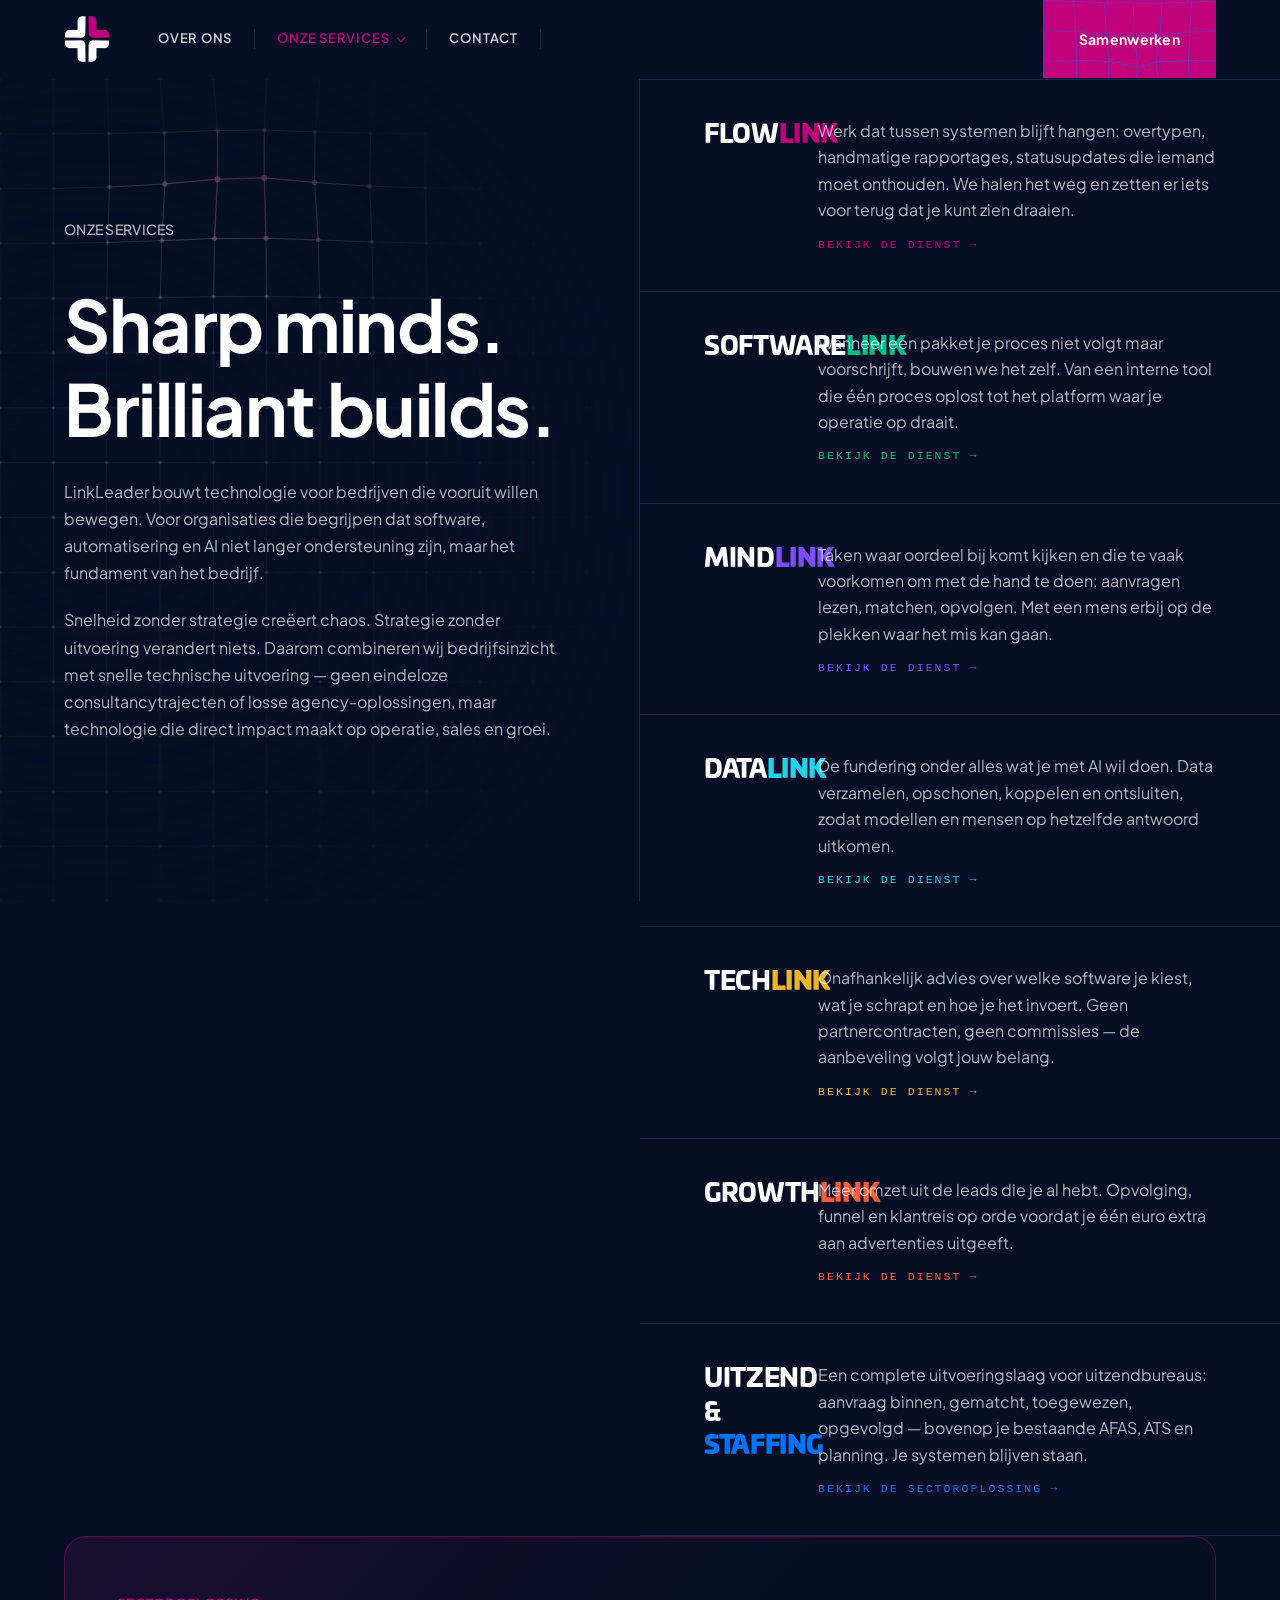
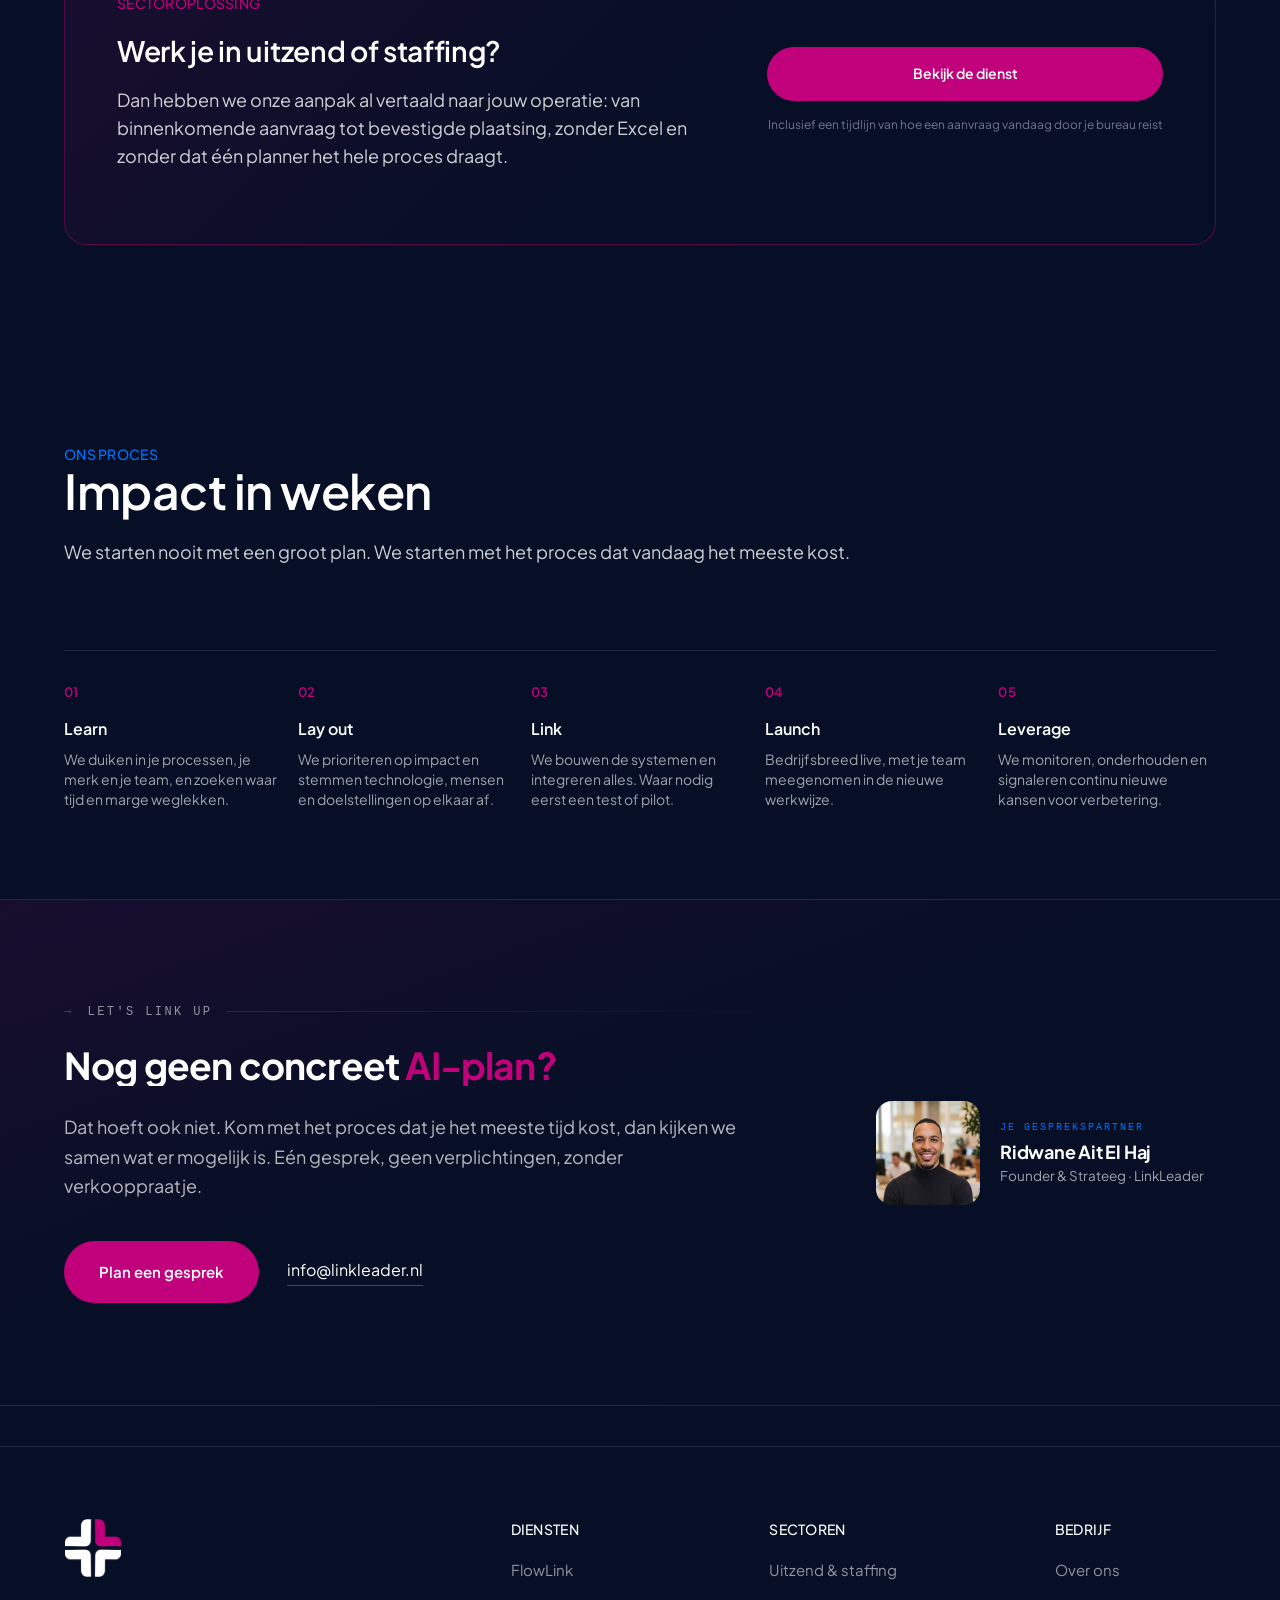
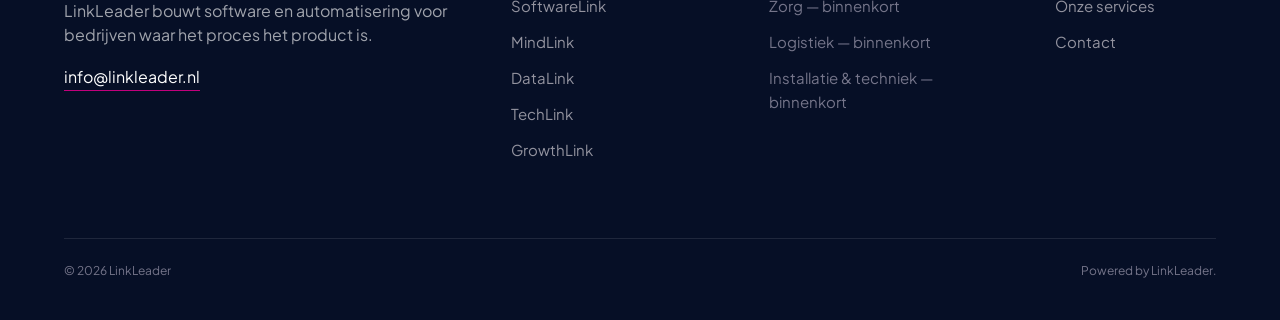
<file: services.html>
<!DOCTYPE html>
<html lang="nl">
<head>
<meta charset="utf-8">
<meta name="viewport" content="width=device-width, initial-scale=1">
<title>Onze services — LinkLeader</title>
<meta name="description" content="Van AI-automatisering en maatwerk software tot API-integraties en AI-agents. Wij bouwen systemen die blijven doorwerken terwijl jouw bedrijf groeit.">
<link rel="preconnect" href="https://fonts.googleapis.com">
<link rel="preconnect" href="https://fonts.gstatic.com" crossorigin>
<link href="https://fonts.googleapis.com/css2?family=Plus+Jakarta+Sans:wght@400;500;600;700&display=swap" rel="stylesheet">
<link rel="stylesheet" href="styles.css?v=14">
<link rel="stylesheet" href="nav-services.css?v=6">
<link rel="stylesheet" href="fl-kit.css?v=10">
<style>

  /* ---------- services split: sticky verhaal links, diensten rechts ---------- */
  .services-split{display:grid;grid-template-columns:1fr 1fr;min-height:calc(100svh - 78px)}
  .services-split__info{
    position:sticky;top:78px;height:calc(100svh - 78px);
    display:flex;flex-direction:column;justify-content:center;
    padding:48px var(--bleed-gut);border-right:1px solid var(--fl-line);
    overflow:hidden;
  }
  .services-split__info-canvas{
    position:absolute;inset:0;width:100%;height:100%;display:block;z-index:0;pointer-events:none;
    -webkit-mask-image:radial-gradient(120% 90% at 15% 50%, #000 10%, transparent 70%);
    mask-image:radial-gradient(120% 90% at 15% 50%, #000 10%, transparent 70%);
  }
  .services-split__info > *:not(.services-split__info-canvas){position:relative;z-index:1}
  .services-split__info h1{margin:22px 0 28px}
  .services-split__info p{color:var(--t-70);line-height:1.7;margin:0 0 20px;max-width:520px}
  .services-split__info .outcome{margin-top:12px}

  /* The list owns the whole right half — the rows run edge to edge rather
     than sitting as narrow cards inside a padded column. Each row still
     carries its own accent (set inline as --pink), which recolours the
     wordmark, the hover underline and the number via the shared .build-row
     rules in fl-kit.css — nothing branding-specific lives here. */
  .services-split__list{display:flex;flex-direction:column;justify-content:center;padding:0}
  .services-split__list .build-list{max-width:none;border-top:0}
  .services-split__list .build-row{
    grid-template-columns:88px minmax(0,1fr);
    gap:6px 26px;padding:38px var(--bleed-gut);
  }
  .services-split__list .build-row p:not(.build-row__num){grid-column:2}
  .services-split__list .build-row .build-row__link{grid-column:2}
  .services-split__list .build-row:first-child{border-top:1px solid var(--fl-line)}

  .outcome{border:1px solid var(--fl-line);border-radius:var(--r-lg);padding:36px 32px;background:var(--fl-surface)}
  .outcome h3{font-size:16px;letter-spacing:.28px;text-transform:uppercase;font-weight:500;color:var(--pink);margin:0 0 22px}
  .sector-band{
    border:1px solid rgba(193,0,124,.4);border-radius:var(--r-lg);
    background:linear-gradient(135deg,rgba(193,0,124,.10),rgba(10,24,55,0) 55%),var(--navy-deep);
    padding:56px 52px;display:grid;grid-template-columns:1.2fr .8fr;gap:56px;align-items:center;
  }
  @media (max-width:1100px){
    .services-split{grid-template-columns:1fr;min-height:0}
    .services-split__info{position:static;height:auto;border-right:none;border-bottom:1px solid var(--fl-line);padding:64px var(--bleed-gut) 48px}
    .services-split__list .build-row{padding:32px var(--bleed-gut)}
  }
  @media (max-width:1024px){
    .sector-band{grid-template-columns:1fr;padding:40px 30px;gap:32px}
  }
  @media (max-width:720px){
    .services-split__list .build-row{grid-template-columns:1fr;gap:10px;padding:28px var(--bleed-gut)}
    .services-split__list .build-row p:not(.build-row__num),
    .services-split__list .build-row .build-row__link{grid-column:1}
  }
</style>
</head>
<body>

<header class="nav">
  <div class="wide nav__inner">
    <a href="index.html" class="brand-link" aria-label="LinkLeader home">
      <img class="brand-link__logo" src="logo.png?v=1" alt="">
    </a>
    <nav class="nav__links">
      <a href="over-ons.html">Over ons</a>
      <a class="nav__svc" href="services.html" aria-expanded="false" aria-controls="svcmenu" aria-current="page">Onze services</a>
      <a href="contact.html">Contact</a>
    </nav>
    <a class="nav__cta" href="contact.html"><span>Samenwerken</span></a>
    <button class="nav__toggle" aria-expanded="false" aria-controls="mnav" aria-label="Menu"><span></span></button>
  </div>

  <div class="mega" id="svcmenu">
    <div class="wide">
      <div class="mega__in">
        <div class="mega__col">
          <p class="mega__k">Diensten</p>
          <div class="mega__grid">
            <a class="svci" href="ai-automation.html" style="--a:var(--acc-flow)"><span class="svci__w">FLOW<i>LINK</i></span><span class="svci__d">AI-automatisering</span></a>
            <a class="svci" href="softwarelink.html" style="--a:var(--acc-software)"><span class="svci__w">SOFTWARE<i>LINK</i></span><span class="svci__d">Web &amp; app development</span></a>
            <a class="svci" href="mindlink.html" style="--a:var(--acc-mind)"><span class="svci__w">MIND<i>LINK</i></span><span class="svci__d">AI &amp; agent implementatie</span></a>
            <a class="svci" href="datalink.html" style="--a:var(--acc-data)"><span class="svci__w">DATA<i>LINK</i></span><span class="svci__d">Data &amp; AI-fundering</span></a>
            <a class="svci" href="techlink.html" style="--a:var(--acc-tech)"><span class="svci__w">TECH<i>LINK</i></span><span class="svci__d">Software advies &amp; implementatie</span></a>
            <a class="svci" href="growthlink.html" style="--a:var(--acc-growth)"><span class="svci__w">GROWTH<i>LINK</i></span><span class="svci__d">Sales &amp; conversieoptimalisatie</span></a>
          </div>
        </div>
        <div class="mega__col mega__col--sect">
          <p class="mega__k">Sectoren</p>
          <div class="mega__grid">
            <a class="svci" href="uitzendbureaus.html" style="--a:var(--acc-staffing)"><span class="svci__w">Uitzend &amp;<i> staffing</i></span><span class="svci__d">Van aanvraag tot plaatsing</span></a>
            <span class="svci svci--soon" style="--a:var(--acc-mind)"><span class="svci__w">Zorg<span class="svci__soon">Binnenkort</span></span><span class="svci__d">Roosters en bevoegdheden</span></span>
            <span class="svci svci--soon" style="--a:var(--acc-data)"><span class="svci__w">Logistiek<span class="svci__soon">Binnenkort</span></span><span class="svci__d">Planning en capaciteit</span></span>
            <span class="svci svci--soon" style="--a:var(--acc-tech)"><span class="svci__w">Installatie &amp; techniek<span class="svci__soon">Binnenkort</span></span><span class="svci__d">Werkbonnen en certificering</span></span>
          </div>
        </div>
      </div>
      <div class="mega__foot">
        <a href="services.html">Alle diensten en sectoren →</a>
        <p>Weet je niet waar te beginnen? <a href="contact.html">Plan een kennismaking</a></p>
      </div>
    </div>
  </div>

  <div class="nav__panel wide" id="mnav">
    <a href="over-ons.html">Over ons</a>
    <details class="mnav__grp">
      <summary>Onze services</summary>
      <div class="mnav__body">
        <p class="mnav__k">Diensten</p>
        <a class="" href="ai-automation.html" style="--a:var(--acc-flow)"><span class="svci__w">FLOW<i>LINK</i></span><span class="svci__d">AI-automatisering</span></a>
        <a class="" href="softwarelink.html" style="--a:var(--acc-software)"><span class="svci__w">SOFTWARE<i>LINK</i></span><span class="svci__d">Web &amp; app development</span></a>
        <a class="" href="mindlink.html" style="--a:var(--acc-mind)"><span class="svci__w">MIND<i>LINK</i></span><span class="svci__d">AI &amp; agent implementatie</span></a>
        <a class="" href="datalink.html" style="--a:var(--acc-data)"><span class="svci__w">DATA<i>LINK</i></span><span class="svci__d">Data &amp; AI-fundering</span></a>
        <a class="" href="techlink.html" style="--a:var(--acc-tech)"><span class="svci__w">TECH<i>LINK</i></span><span class="svci__d">Software advies &amp; implementatie</span></a>
        <a class="" href="growthlink.html" style="--a:var(--acc-growth)"><span class="svci__w">GROWTH<i>LINK</i></span><span class="svci__d">Sales &amp; conversieoptimalisatie</span></a>
        <div class="mnav__sect"><p class="mnav__k">Sectoren</p>
        <a class="" href="uitzendbureaus.html" style="--a:var(--acc-staffing)"><span class="svci__w">Uitzend &amp;<i> staffing</i></span><span class="svci__d">Van aanvraag tot plaatsing</span></a>
        <span class=" svci--soon" style="--a:var(--acc-mind)"><span class="svci__w">Zorg<span class="svci__soon">Binnenkort</span></span><span class="svci__d">Roosters en bevoegdheden</span></span>
        <span class=" svci--soon" style="--a:var(--acc-data)"><span class="svci__w">Logistiek<span class="svci__soon">Binnenkort</span></span><span class="svci__d">Planning en capaciteit</span></span>
        <span class=" svci--soon" style="--a:var(--acc-tech)"><span class="svci__w">Installatie &amp; techniek<span class="svci__soon">Binnenkort</span></span><span class="svci__d">Werkbonnen en certificering</span></span>
        </div>
        <p class="mnav__k">Overzicht</p>
        <a href="services.html">Alle diensten en sectoren</a>
      </div>
    </details>
    <a href="contact.html">Contact</a>
    <a class="btn btn--primary btn--full" href="contact.html">Samenwerken</a>
  </div>
</header>

<!-- ================= SERVICES SPLIT: INFO LINKS, SERVICES RECHTS ================= -->
<section class="services-split" id="servicesSplit">
  <div class="services-split__info" id="servicesInfo">
    <canvas class="services-split__info-canvas" id="servicesInfoGrid" aria-hidden="true"></canvas>
    <p class="eyebrow">Onze services</p>
    <h1 class="h-product" data-split>Sharp minds. Brilliant builds.</h1>
    <p>LinkLeader bouwt technologie voor bedrijven die vooruit willen bewegen. Voor organisaties die begrijpen dat software, automatisering en AI niet langer ondersteuning zijn, maar het fundament van het bedrijf.</p>
    <p>Snelheid zonder strategie creëert chaos. Strategie zonder uitvoering verandert niets. Daarom combineren wij bedrijfsinzicht met snelle technische uitvoering — geen eindeloze consultancytrajecten of losse agency-oplossingen, maar technologie die direct impact maakt op operatie, sales en groei.</p>
  </div>
  <div class="services-split__list">
    <div class="build-list reveal reveal--group" data-stagger>
      <article class="build-row grid-spot" style="--pink:var(--acc-flow)">
        <h3 class="build-row__mark"><span class="fl-flow">FLOW</span><span class="fl-link">LINK</span></h3>
        <p>Werk dat tussen systemen blijft hangen: overtypen, handmatige rapportages, statusupdates die iemand moet onthouden. We halen het weg en zetten er iets voor terug dat je kunt zien draaien.</p>
        <a class="build-row__link" href="ai-automation.html">Bekijk de dienst <span aria-hidden="true">→</span></a>
      </article>
      <article class="build-row grid-spot" style="--pink:var(--acc-software)">
        <h3 class="build-row__mark"><span class="fl-flow">SOFTWARE</span><span class="fl-link">LINK</span></h3>
        <p>Wanneer een pakket je proces niet volgt maar voorschrijft, bouwen we het zelf. Van een interne tool die één proces oplost tot het platform waar je operatie op draait.</p>
        <a class="build-row__link" href="softwarelink.html">Bekijk de dienst <span aria-hidden="true">→</span></a>
      </article>
      <article class="build-row grid-spot" style="--pink:var(--acc-mind)">
        <h3 class="build-row__mark"><span class="fl-flow">MIND</span><span class="fl-link">LINK</span></h3>
        <p>Taken waar oordeel bij komt kijken en die te vaak voorkomen om met de hand te doen: aanvragen lezen, matchen, opvolgen. Met een mens erbij op de plekken waar het mis kan gaan.</p>
        <a class="build-row__link" href="mindlink.html">Bekijk de dienst <span aria-hidden="true">→</span></a>
      </article>
      <article class="build-row grid-spot" style="--pink:var(--acc-data)">
        <h3 class="build-row__mark"><span class="fl-flow">DATA</span><span class="fl-link">LINK</span></h3>
        <p>De fundering onder alles wat je met AI wil doen. Data verzamelen, opschonen, koppelen en ontsluiten, zodat modellen en mensen op hetzelfde antwoord uitkomen.</p>
        <a class="build-row__link" href="datalink.html">Bekijk de dienst <span aria-hidden="true">→</span></a>
      </article>
      <article class="build-row grid-spot" style="--pink:var(--acc-tech)">
        <h3 class="build-row__mark"><span class="fl-flow">TECH</span><span class="fl-link">LINK</span></h3>
        <p>Onafhankelijk advies over welke software je kiest, wat je schrapt en hoe je het invoert. Geen partnercontracten, geen commissies — de aanbeveling volgt jouw belang.</p>
        <a class="build-row__link" href="techlink.html">Bekijk de dienst <span aria-hidden="true">→</span></a>
      </article>
      <article class="build-row grid-spot" style="--pink:var(--acc-growth)">
        <h3 class="build-row__mark"><span class="fl-flow">GROWTH</span><span class="fl-link">LINK</span></h3>
        <p>Meer omzet uit de leads die je al hebt. Opvolging, funnel en klantreis op orde voordat je één euro extra aan advertenties uitgeeft.</p>
        <a class="build-row__link" href="growthlink.html">Bekijk de dienst <span aria-hidden="true">→</span></a>
      </article>
      <article class="build-row grid-spot build-row--sector" style="--pink:var(--acc-staffing)">
        <h3 class="build-row__mark"><span class="fl-flow">UITZEND &amp;</span> <span class="fl-link">STAFFING</span></h3>
        <p>Een complete uitvoeringslaag voor uitzendbureaus: aanvraag binnen, gematcht, toegewezen, opgevolgd — bovenop je bestaande AFAS, ATS en planning. Je systemen blijven staan.</p>
        <a class="build-row__link" href="uitzendbureaus.html">Bekijk de sectoroplossing <span aria-hidden="true">→</span></a>
      </article>
    </div>
  </div>
</section>

<!-- ================= SECTORBAND ================= -->
<section class="band band--tight sector-cta" style="padding-top:0">
  <div class="wide">
    <div class="sector-band reveal">
      <div>
        <p class="eyebrow">Sectoroplossing</p>
        <h2 class="h-card">Werk je in uitzend of staffing?</h2>
        <p class="lead" style="margin-top:18px">Dan hebben we onze aanpak al vertaald naar jouw operatie: van binnenkomende aanvraag tot bevestigde plaatsing, zonder Excel en zonder dat één planner het hele proces draagt.</p>
      </div>
      <div>
        <a class="btn btn--primary btn--full" href="uitzendbureaus.html">Bekijk de dienst</a>
        <p class="micro" style="margin:16px 0 0;text-align:center">Inclusief een tijdlijn van hoe een aanvraag vandaag door je bureau reist</p>
      </div>
    </div>
  </div>
</section>

<!-- ================= PROCES ================= -->
<section class="band band--tight">
  <div class="wide">
    <div class="band__head reveal">
      <p class="eyebrow eyebrow--blue">Ons proces</p>
      <h2 class="h-section">Impact in weken</h2>
      <p class="lead">We starten nooit met een groot plan. We starten met het proces dat vandaag het meeste kost.</p>
    </div>
    <div class="rail reveal">
      <div class="rail__step"><span>01</span><h4>Learn</h4><p>We duiken in je processen, je merk en je team, en zoeken waar tijd en marge weglekken.</p></div>
      <div class="rail__step"><span>02</span><h4>Lay out</h4><p>We prioriteren op impact en stemmen technologie, mensen en doelstellingen op elkaar af.</p></div>
      <div class="rail__step"><span>03</span><h4>Link</h4><p>We bouwen de systemen en integreren alles. Waar nodig eerst een test of pilot.</p></div>
      <div class="rail__step"><span>04</span><h4>Launch</h4><p>Bedrijfsbreed live, met je team meegenomen in de nieuwe werkwijze.</p></div>
      <div class="rail__step"><span>05</span><h4>Leverage</h4><p>We monitoren, onderhouden en signaleren continu nieuwe kansen voor verbetering.</p></div>
    </div>
  </div>
</section>

<!-- ================= LET'S LINK UP ================= -->
<section class="linkup" id="linkup">
  <canvas class="linkup__canvas" id="linkupGrid" aria-hidden="true"></canvas>
  <div class="linkup__inner">
    <div>
      <p class="sec-index"><span class="sec-index__n">→</span> Let's link up</p>
      <h2 class="linkup__title" data-split>Nog geen concreet <em>AI-plan?</em></h2>
      <p class="linkup__lead">Dat hoeft ook niet. Kom met het proces dat je het meeste tijd kost, dan kijken we samen wat er mogelijk is. Eén gesprek, geen verplichtingen, zonder verkooppraatje.</p>
      <div class="linkup__actions">
        <a class="btn btn--primary btn--lg" href="contact.html" data-magnetic>Plan een gesprek</a>
        <a class="link-under" href="mailto:info@linkleader.nl">info@linkleader.nl</a>
      </div>
    </div>
    <figure class="linkup__person">
      <img src="LL%20RIDWANE.png" alt="Ridwane Ait El Haj" loading="lazy" decoding="async">
      <figcaption>
        <span class="linkup__tag">Je gesprekspartner</span>
        <span class="linkup__name">Ridwane Ait El Haj</span>
        <span class="linkup__role">Founder &amp; Strateeg &middot; LinkLeader</span>
      </figcaption>
    </figure>
  </div>
</section>

<footer class="footer">
  <div class="wide">
    <div class="footer__grid">
      <div>
        <div class="footer-brand">
          <img id="footerLogo" src="logo.png?v=1" alt="LinkLeader logo">
        </div>
        <p>LinkLeader bouwt software en automatisering voor bedrijven waar het proces het product is.</p>
        <a class="link-under" href="mailto:info@linkleader.nl">info@linkleader.nl</a>
      </div>
      <div>
        <h4>Diensten</h4>
        <ul>
          <li><a href="ai-automation.html">FlowLink</a></li>
          <li><a href="softwarelink.html">SoftwareLink</a></li>
          <li><a href="mindlink.html">MindLink</a></li>
          <li><a href="datalink.html">DataLink</a></li>
          <li><a href="techlink.html">TechLink</a></li>
          <li><a href="growthlink.html">GrowthLink</a></li>
        </ul>
      </div>
      <div class="foot-sect">
        <h4>Sectoren</h4>
        <ul>
          <li><a href="uitzendbureaus.html">Uitzend &amp; staffing</a></li>
          <li><span class="foot-soon">Zorg — binnenkort</span></li>
          <li><span class="foot-soon">Logistiek — binnenkort</span></li>
          <li><span class="foot-soon">Installatie &amp; techniek — binnenkort</span></li>
        </ul>
      </div>
      <div>
        <h4>Bedrijf</h4>
        <ul>
          <li><a href="over-ons.html">Over ons</a></li>
          <li><a href="services.html">Onze services</a></li>
          <li><a href="contact.html">Contact</a></li>
        </ul>
      </div>
    </div>
    <div class="footer__bottom">
      <span class="micro">© 2026 LinkLeader</span>
      <span class="micro">Powered by LinkLeader.</span>
    </div>
  </div>
</footer>

<script src="site.js?v=4"></script>
<script src="nav-services.js?v=1"></script>
<script src="kinetic-grid.js?v=5"></script>
<script src="card-grid.js?v=3"></script>
<script src="fl-motion.js?v=2"></script>
<script src="heading-typewriter.js?v=2"></script>
<script>
(function(){
  'use strict';
  window.initKineticGrid(
    document.getElementById('servicesInfoGrid'),
    document.getElementById('servicesInfo')
  );
  window.initKineticGrid(
    document.getElementById('linkupGrid'),
    document.getElementById('linkup')
  );

  var navCta = document.querySelector('.nav__cta');
  if(navCta) window.initCardGrid(navCta);

  // The h1 is handled by fl-motion's masked word reveal, so the typewriter
  // only takes the section headings further down the page.
  window.initHeadingTypewriter('h2.h-section');
})();
</script>
</body>
</html>
</file>
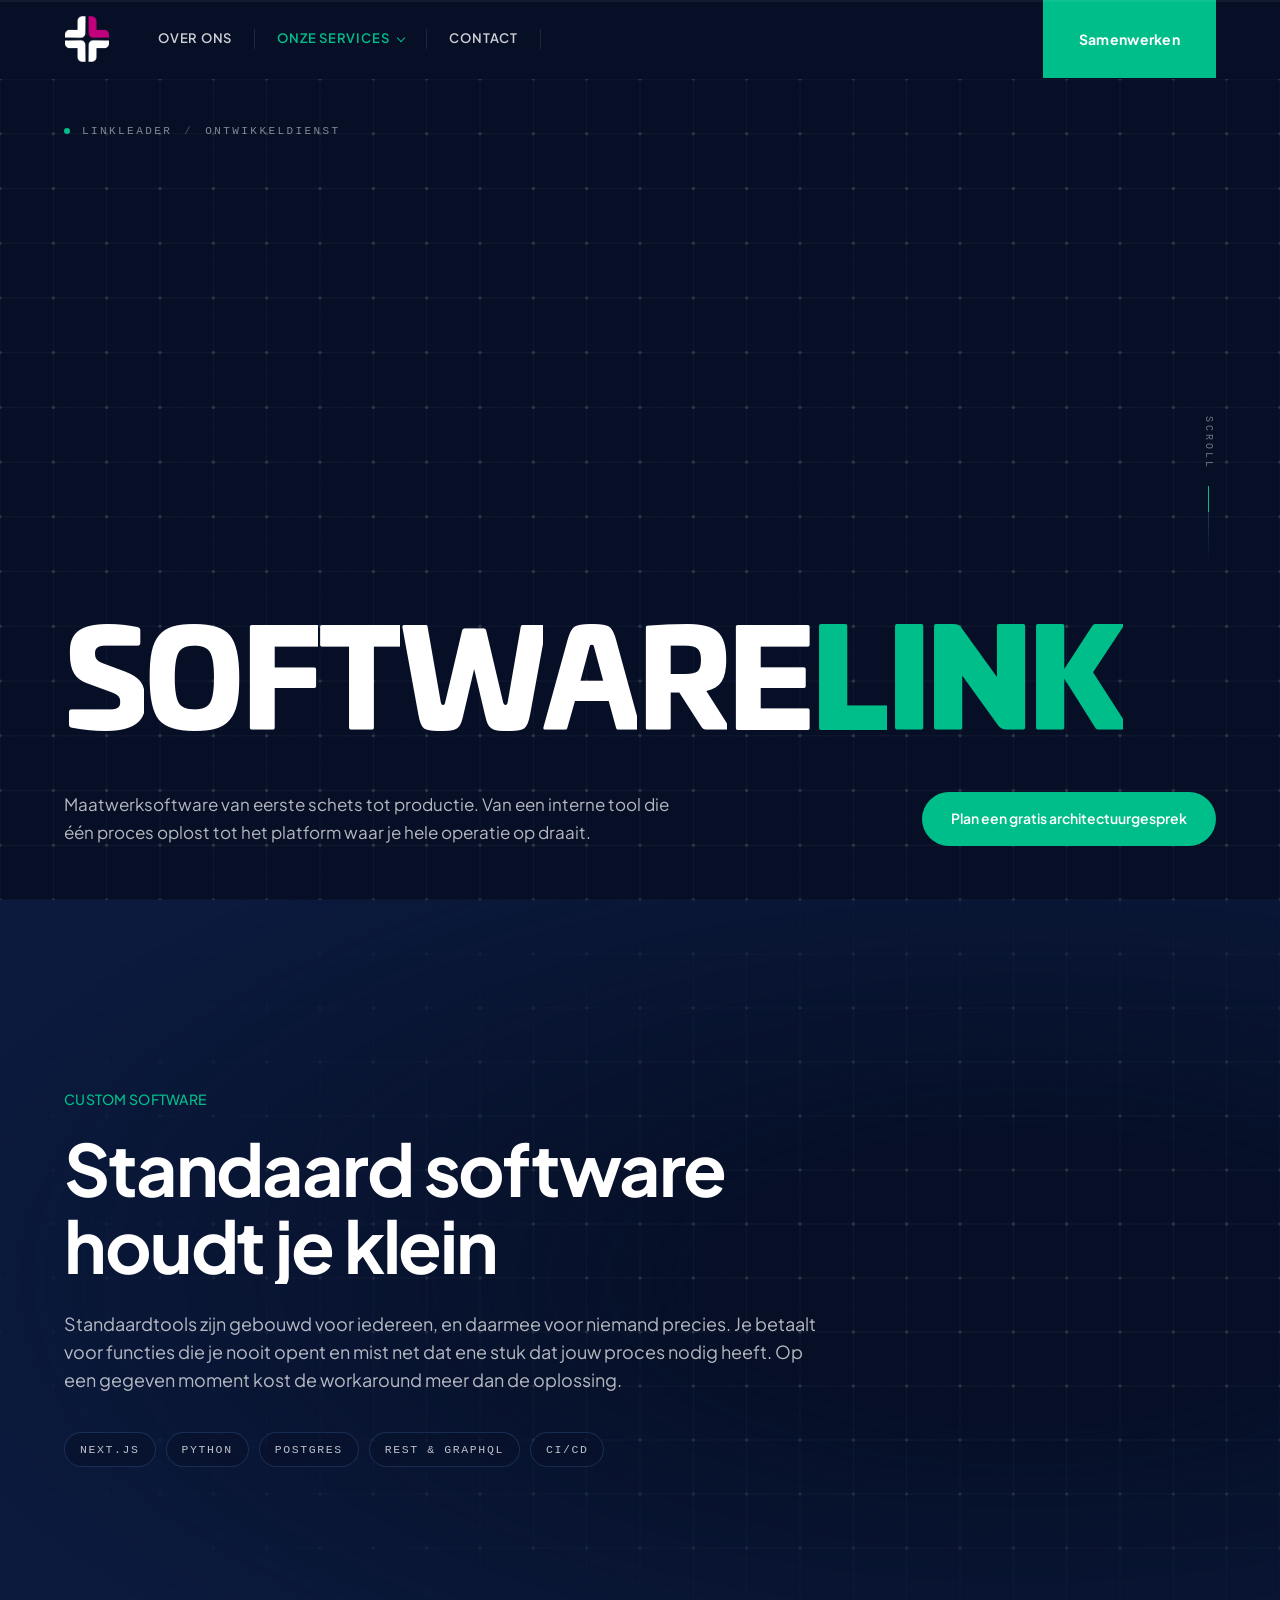
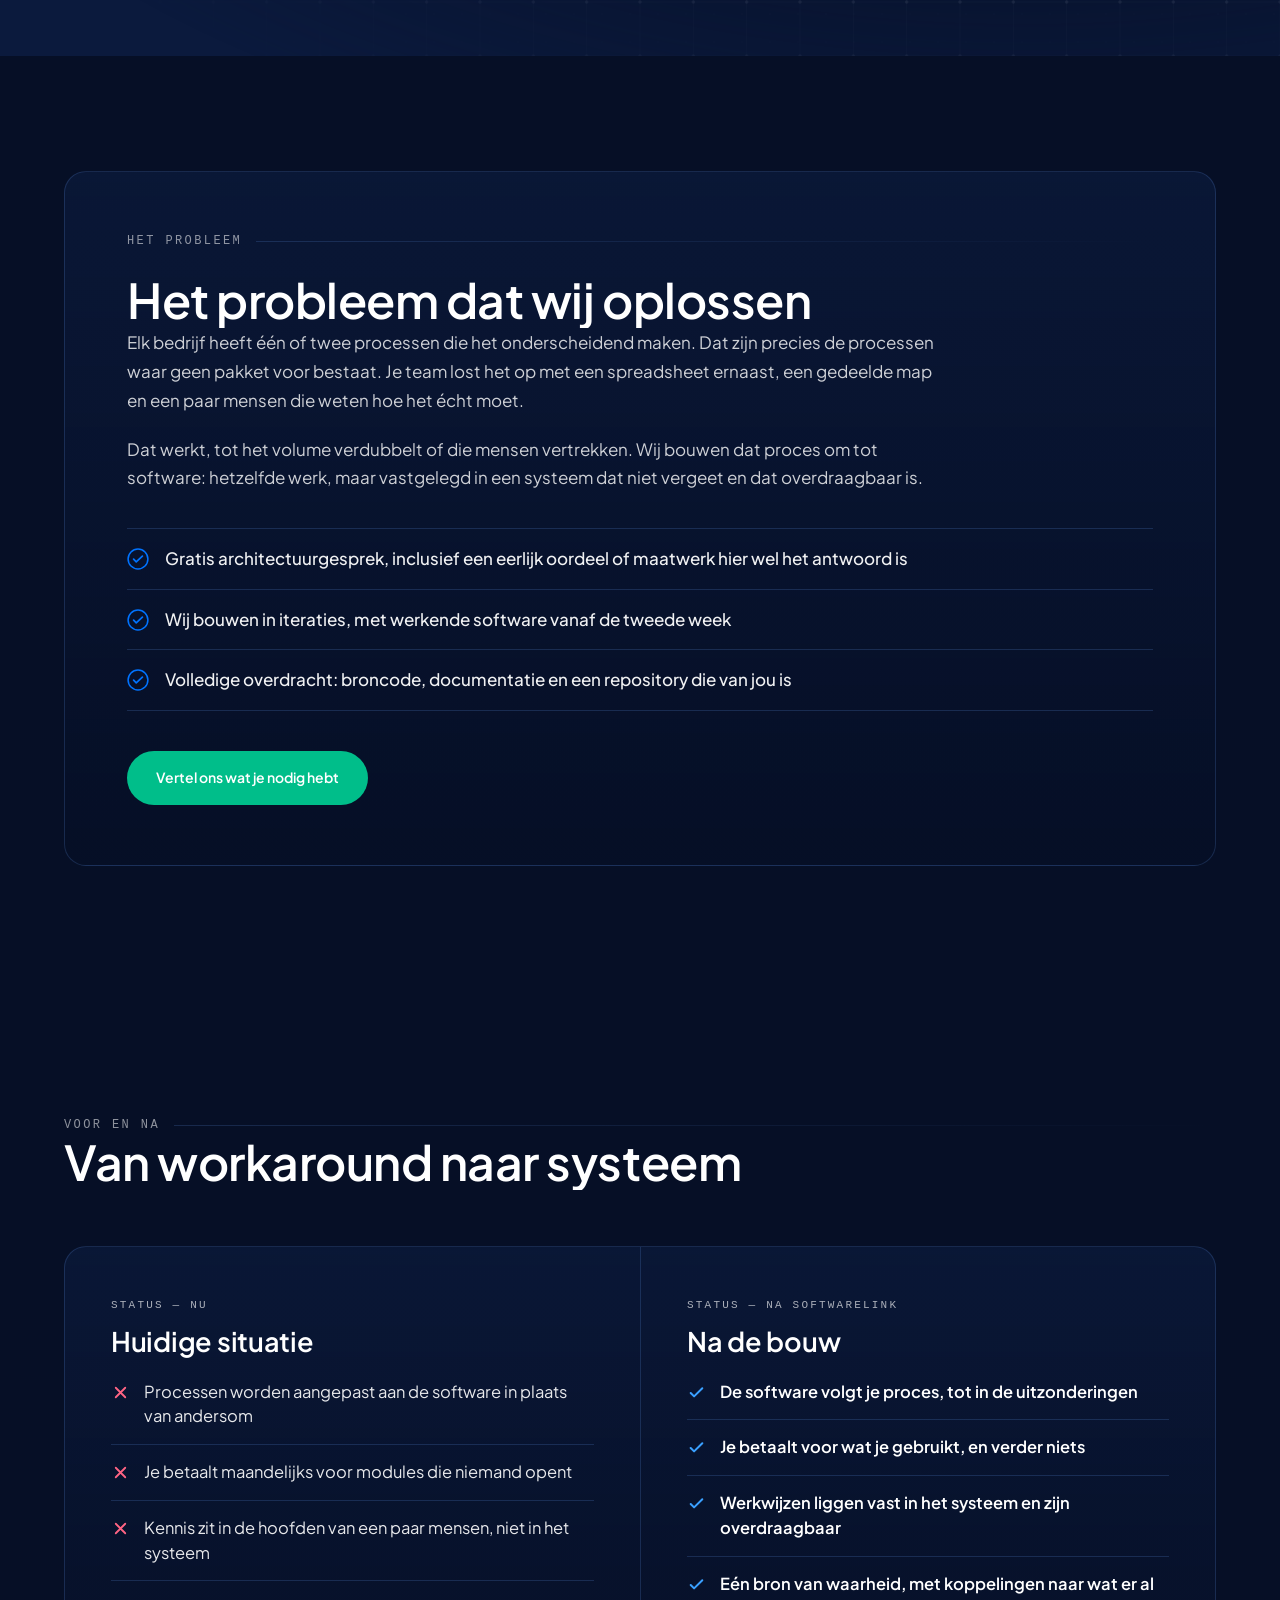
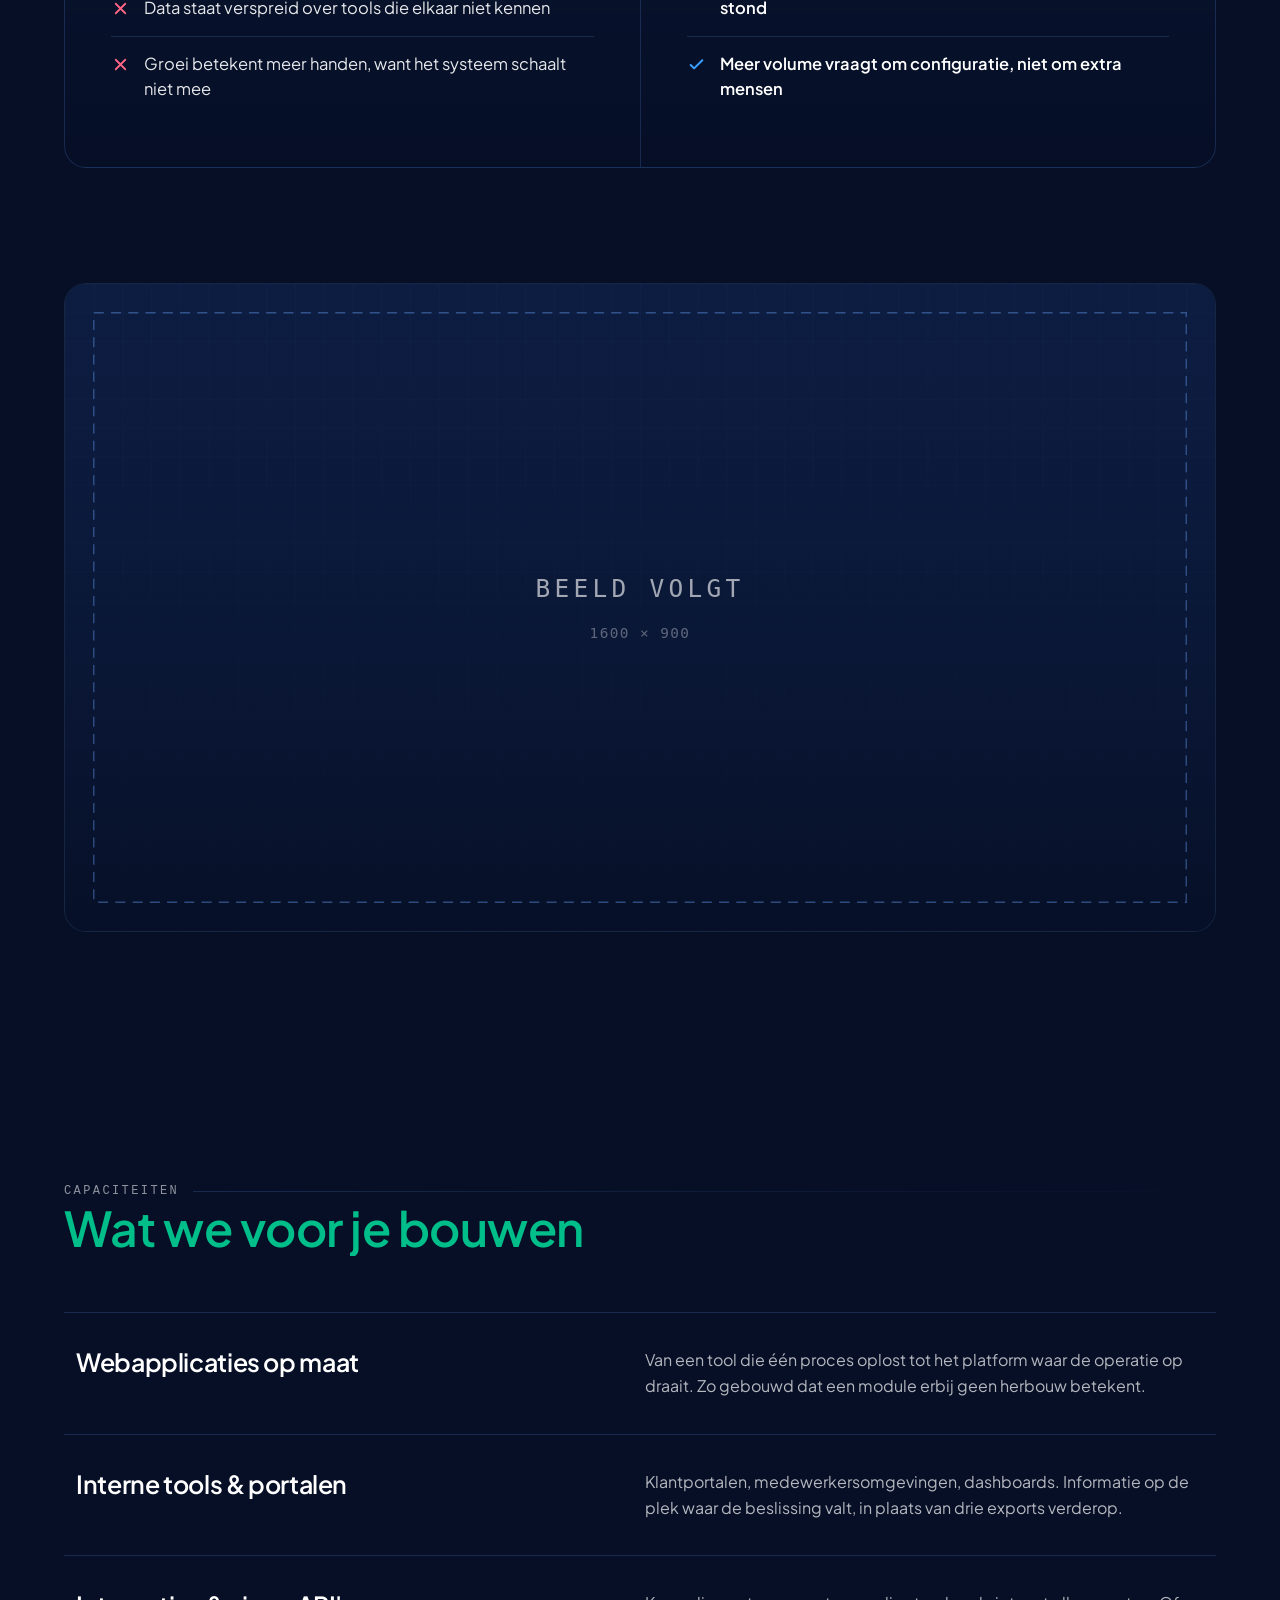
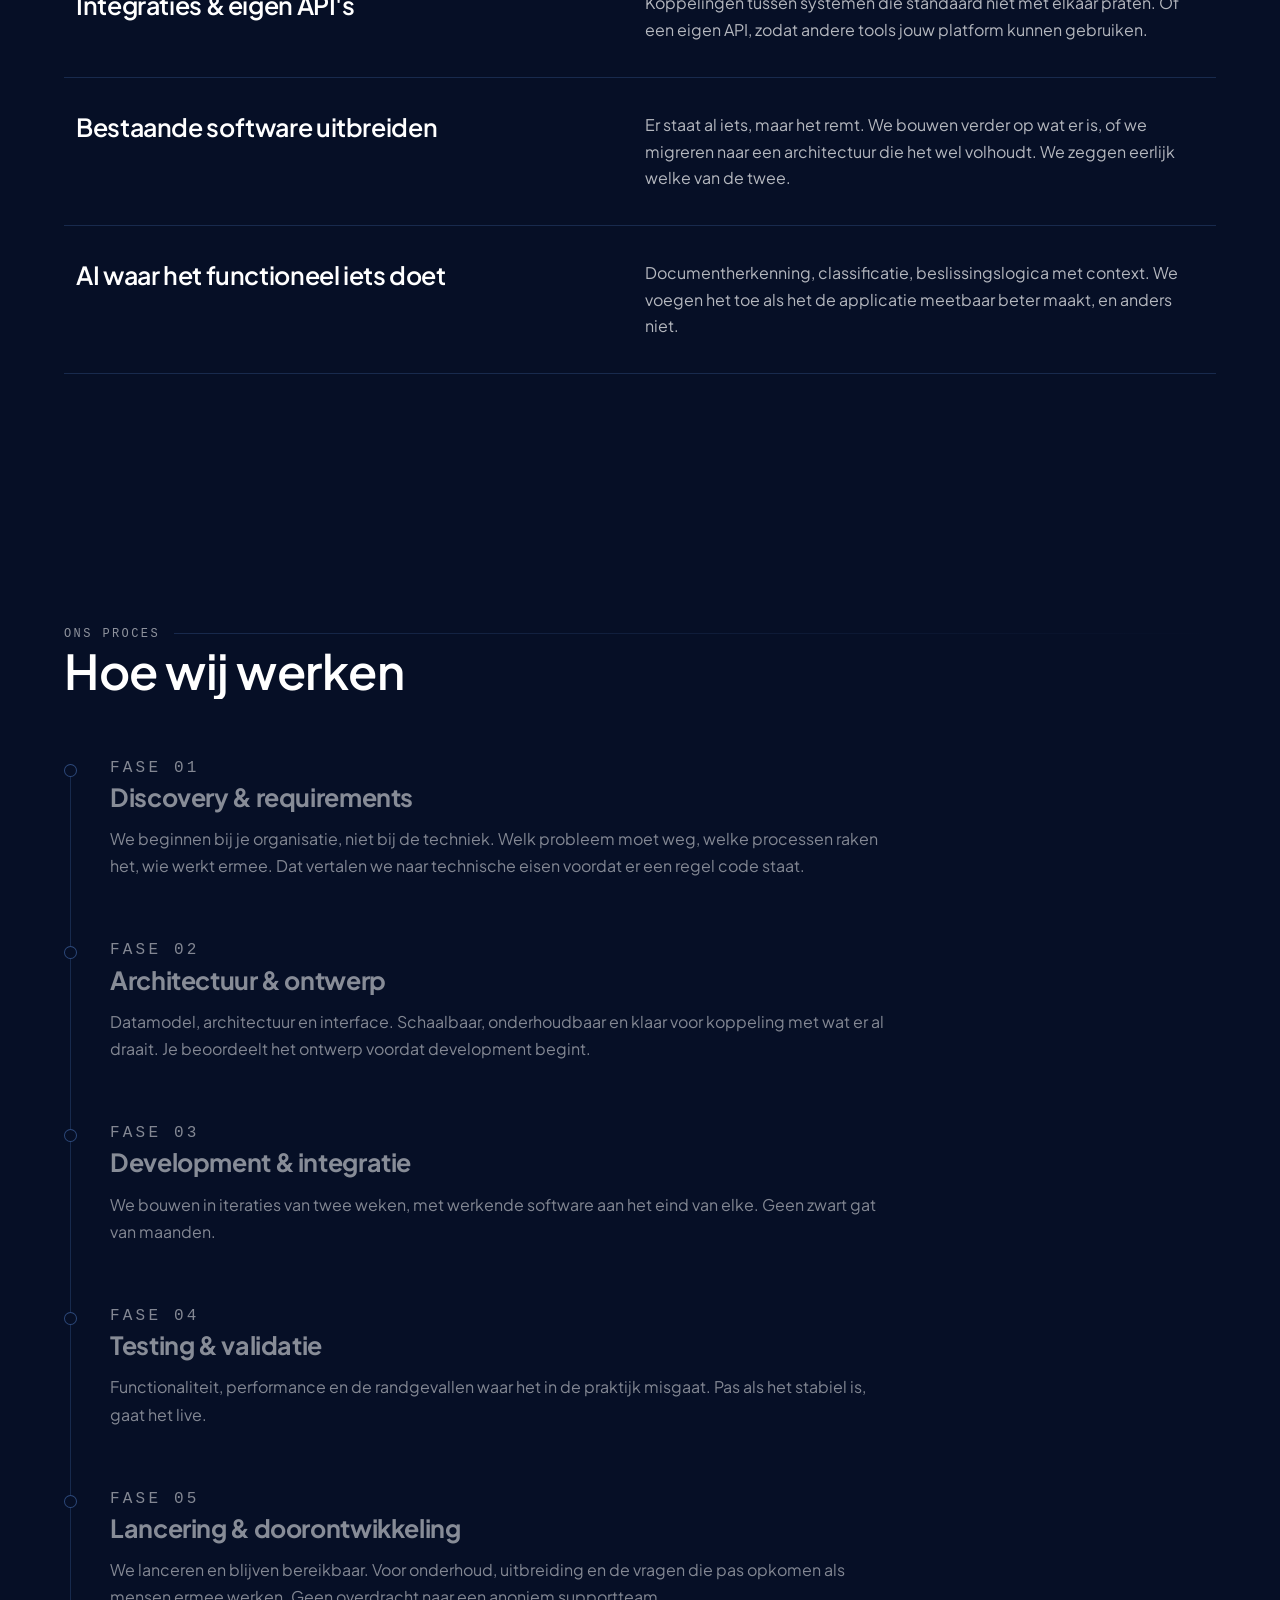
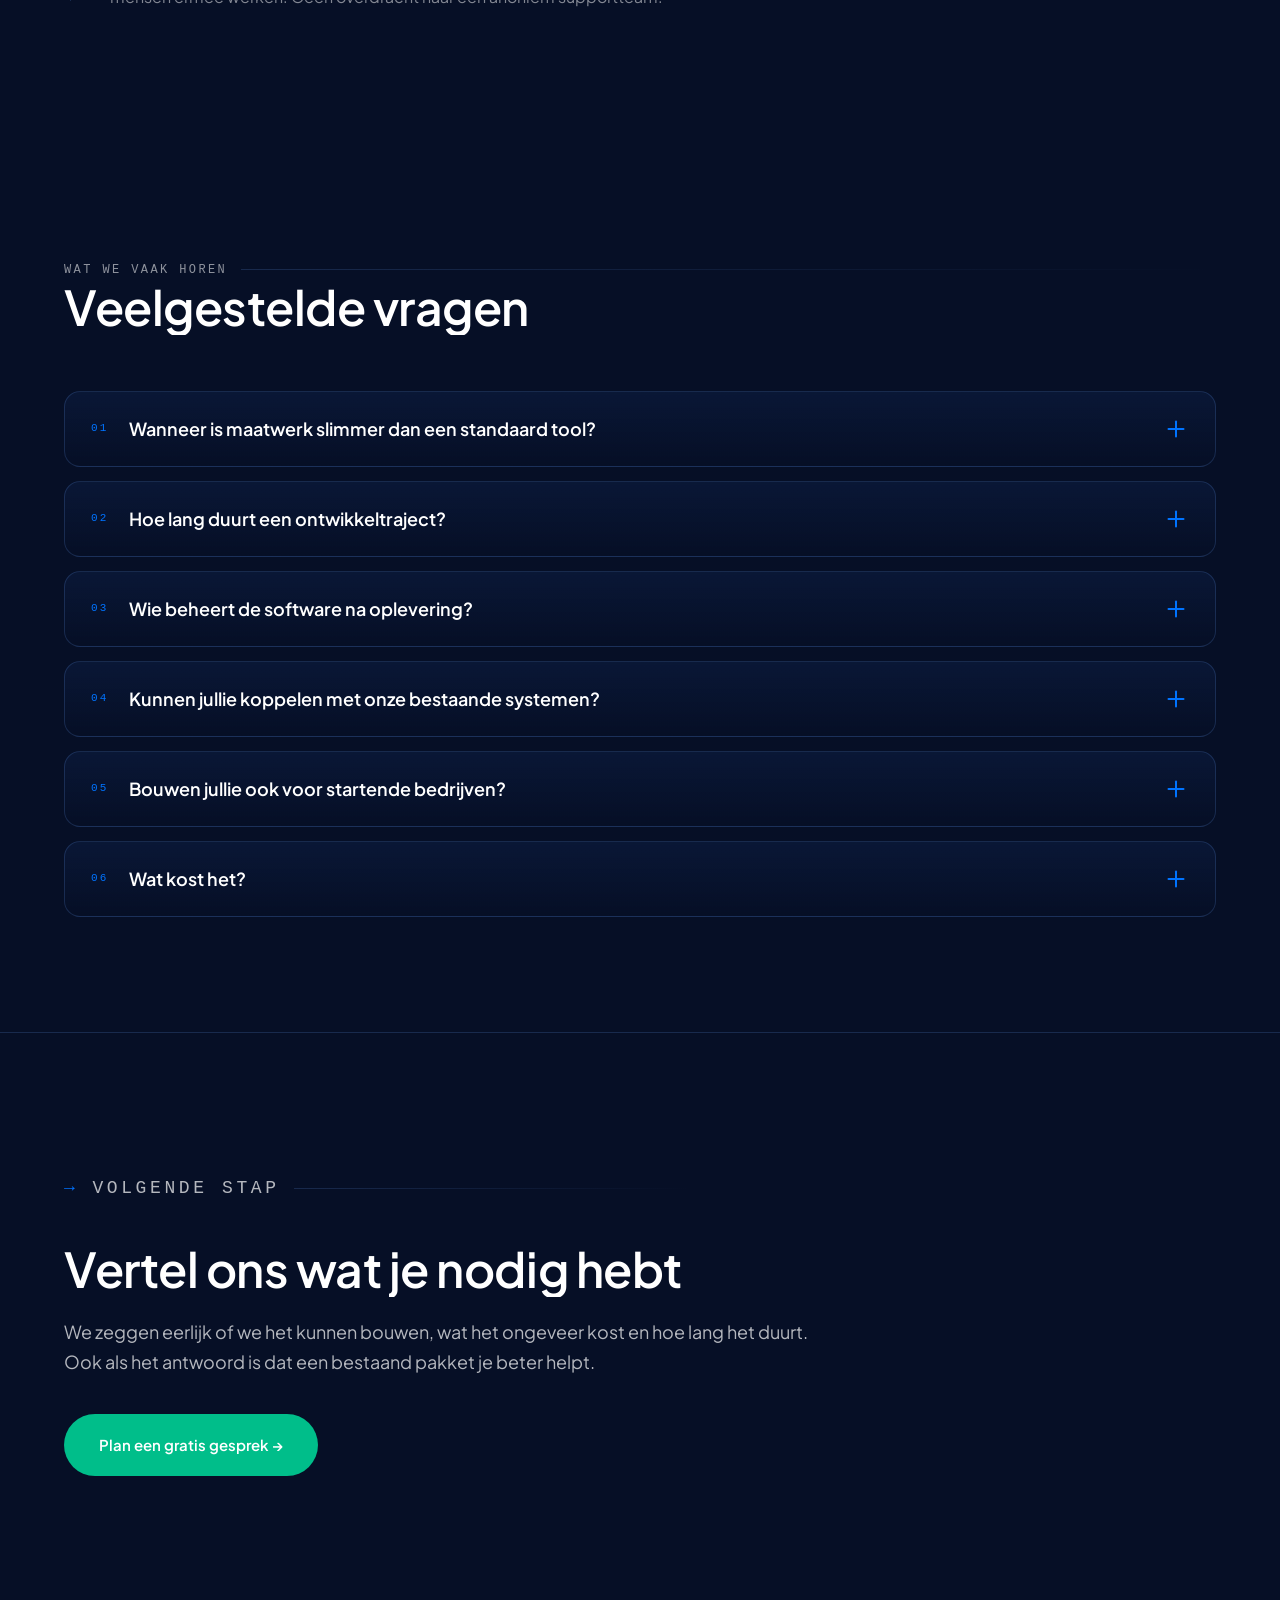
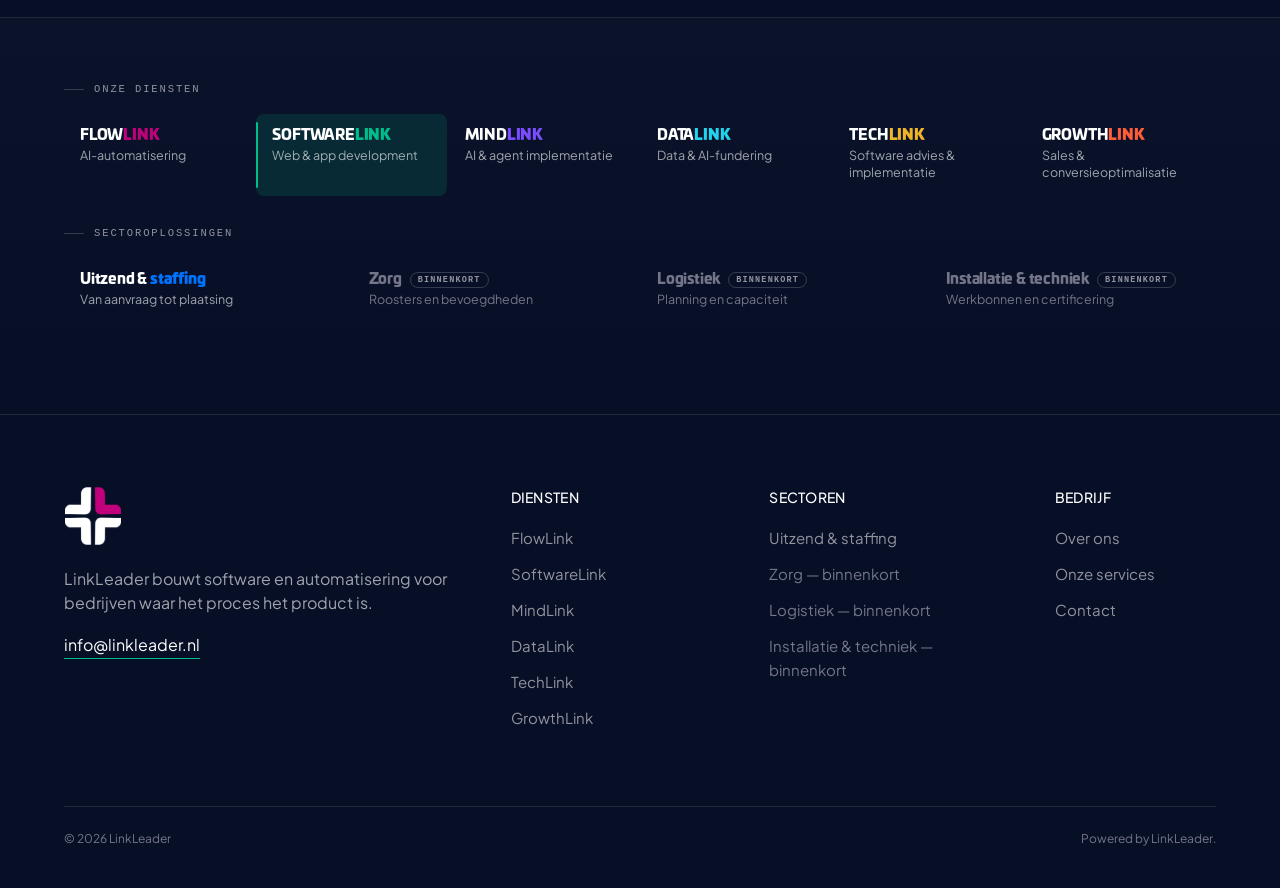
<file: softwarelink.html>
<!DOCTYPE html>
<html lang="nl">
<head>
<meta charset="utf-8">
<meta name="viewport" content="width=device-width, initial-scale=1">
<title>SOFTWARELINK — LinkLeader</title>
<meta name="description" content="Maatwerksoftware van eerste schets tot productie. Van interne tool tot het platform waar je operatie op draait.">
<link rel="preconnect" href="https://fonts.googleapis.com">
<link rel="preconnect" href="https://fonts.gstatic.com" crossorigin>
<link href="https://fonts.googleapis.com/css2?family=Plus+Jakarta+Sans:wght@400;500;600;700&display=swap" rel="stylesheet">
<link rel="stylesheet" href="styles.css?v=14">
<link rel="stylesheet" href="nav-services.css?v=6">
<link rel="stylesheet" href="fl-kit.css?v=10">
<link rel="stylesheet" href="flowlink.css?v=7">
<link rel="stylesheet" href="service-accents.css?v=1">
</head>
<body data-service="software">

<!-- ================= INTRO SPLASH ================= -->
<div class="intro-splash" id="introSplash" aria-hidden="true">
  <canvas class="intro-splash__canvas" id="introSplashGrid"></canvas>
  <div class="intro-splash__content">
    <h2 class="intro-splash__line"><span id="introSplashText"></span><span class="intro-splash__cursor"></span></h2>
  </div>
  <p class="intro-splash__hint">Klik of scroll om over te slaan</p>
</div>

<!-- ================= SCROLL PROGRESS ================= -->
<div class="scroll-progress" aria-hidden="true"><span class="scroll-progress__bar"></span></div>

<!-- ================= NAV ================= -->
<header class="nav">
  <div class="wide nav__inner">
    <a href="index.html" class="brand-link" aria-label="LinkLeader home">
      <img class="brand-link__logo" src="logo.png?v=1" alt="">
    </a>
    <nav class="nav__links">
      <a href="over-ons.html">Over ons</a>
      <a class="nav__svc" href="services.html" aria-expanded="false" aria-controls="svcmenu" aria-current="page">Onze services</a>
      <a href="contact.html">Contact</a>
    </nav>
    <a class="nav__cta" href="contact.html"><span>Samenwerken</span></a>
    <button class="nav__toggle" aria-expanded="false" aria-controls="mnav" aria-label="Menu"><span></span></button>
  </div>

  <div class="mega" id="svcmenu">
    <div class="wide">
      <div class="mega__in">
        <div class="mega__col">
          <p class="mega__k">Diensten</p>
          <div class="mega__grid">
            <a class="svci" href="ai-automation.html" style="--a:var(--acc-flow)"><span class="svci__w">FLOW<i>LINK</i></span><span class="svci__d">AI-automatisering</span></a>
            <a class="svci" href="softwarelink.html" style="--a:var(--acc-software)" aria-current="page"><span class="svci__w">SOFTWARE<i>LINK</i></span><span class="svci__d">Web &amp; app development</span></a>
            <a class="svci" href="mindlink.html" style="--a:var(--acc-mind)"><span class="svci__w">MIND<i>LINK</i></span><span class="svci__d">AI &amp; agent implementatie</span></a>
            <a class="svci" href="datalink.html" style="--a:var(--acc-data)"><span class="svci__w">DATA<i>LINK</i></span><span class="svci__d">Data &amp; AI-fundering</span></a>
            <a class="svci" href="techlink.html" style="--a:var(--acc-tech)"><span class="svci__w">TECH<i>LINK</i></span><span class="svci__d">Software advies &amp; implementatie</span></a>
            <a class="svci" href="growthlink.html" style="--a:var(--acc-growth)"><span class="svci__w">GROWTH<i>LINK</i></span><span class="svci__d">Sales &amp; conversieoptimalisatie</span></a>
          </div>
        </div>
        <div class="mega__col mega__col--sect">
          <p class="mega__k">Sectoren</p>
          <div class="mega__grid">
            <a class="svci" href="uitzendbureaus.html" style="--a:var(--acc-staffing)"><span class="svci__w">Uitzend &amp;<i> staffing</i></span><span class="svci__d">Van aanvraag tot plaatsing</span></a>
            <span class="svci svci--soon" style="--a:var(--acc-mind)"><span class="svci__w">Zorg<span class="svci__soon">Binnenkort</span></span><span class="svci__d">Roosters en bevoegdheden</span></span>
            <span class="svci svci--soon" style="--a:var(--acc-data)"><span class="svci__w">Logistiek<span class="svci__soon">Binnenkort</span></span><span class="svci__d">Planning en capaciteit</span></span>
            <span class="svci svci--soon" style="--a:var(--acc-tech)"><span class="svci__w">Installatie &amp; techniek<span class="svci__soon">Binnenkort</span></span><span class="svci__d">Werkbonnen en certificering</span></span>
          </div>
        </div>
      </div>
      <div class="mega__foot">
        <a href="services.html">Alle diensten en sectoren →</a>
        <p>Weet je niet waar te beginnen? <a href="contact.html">Plan een kennismaking</a></p>
      </div>
    </div>
  </div>

  <div class="nav__panel wide" id="mnav">
    <a href="over-ons.html">Over ons</a>
    <details class="mnav__grp" open>
      <summary>Onze services</summary>
      <div class="mnav__body">
        <p class="mnav__k">Diensten</p>
        <a class="" href="ai-automation.html" style="--a:var(--acc-flow)"><span class="svci__w">FLOW<i>LINK</i></span><span class="svci__d">AI-automatisering</span></a>
        <a class="" href="softwarelink.html" style="--a:var(--acc-software)" aria-current="page"><span class="svci__w">SOFTWARE<i>LINK</i></span><span class="svci__d">Web &amp; app development</span></a>
        <a class="" href="mindlink.html" style="--a:var(--acc-mind)"><span class="svci__w">MIND<i>LINK</i></span><span class="svci__d">AI &amp; agent implementatie</span></a>
        <a class="" href="datalink.html" style="--a:var(--acc-data)"><span class="svci__w">DATA<i>LINK</i></span><span class="svci__d">Data &amp; AI-fundering</span></a>
        <a class="" href="techlink.html" style="--a:var(--acc-tech)"><span class="svci__w">TECH<i>LINK</i></span><span class="svci__d">Software advies &amp; implementatie</span></a>
        <a class="" href="growthlink.html" style="--a:var(--acc-growth)"><span class="svci__w">GROWTH<i>LINK</i></span><span class="svci__d">Sales &amp; conversieoptimalisatie</span></a>
        <div class="mnav__sect"><p class="mnav__k">Sectoren</p>
        <a class="" href="uitzendbureaus.html" style="--a:var(--acc-staffing)"><span class="svci__w">Uitzend &amp;<i> staffing</i></span><span class="svci__d">Van aanvraag tot plaatsing</span></a>
        <span class=" svci--soon" style="--a:var(--acc-mind)"><span class="svci__w">Zorg<span class="svci__soon">Binnenkort</span></span><span class="svci__d">Roosters en bevoegdheden</span></span>
        <span class=" svci--soon" style="--a:var(--acc-data)"><span class="svci__w">Logistiek<span class="svci__soon">Binnenkort</span></span><span class="svci__d">Planning en capaciteit</span></span>
        <span class=" svci--soon" style="--a:var(--acc-tech)"><span class="svci__w">Installatie &amp; techniek<span class="svci__soon">Binnenkort</span></span><span class="svci__d">Werkbonnen en certificering</span></span>
        </div>
        <p class="mnav__k">Overzicht</p>
        <a href="services.html">Alle diensten en sectoren</a>
      </div>
    </details>
    <a href="contact.html">Contact</a>
    <a class="btn btn--primary btn--full" href="contact.html">Samenwerken</a>
  </div>
</header>

<!-- ================= HERO ================= -->
<section class="hero-grid hero-grid--mark-only" id="aiHero">
  <canvas class="hero-grid__canvas" id="aiHeroGrid" aria-hidden="true"></canvas>

  <p class="hero-meta"><span class="hero-meta__dot" aria-hidden="true"></span>LinkLeader <span class="hero-meta__sep" aria-hidden="true">/</span> Ontwikkeldienst</p>

  <div class="hero-cue" aria-hidden="true">
    <span>Scroll</span>
    <span class="hero-cue__line"></span>
  </div>

  <div class="hero-lead">
    <p class="flowlink-mark"><span class="fl-flow">SOFTWARE</span><span class="fl-link">LINK</span></p>
    <div class="hero-lead__row">
      <p class="hero-sub">Maatwerksoftware van eerste schets tot productie. Van een interne tool die één proces oplost tot het platform waar je hele operatie op draait.</p>
      <a class="btn btn--primary hero-lead__cta" href="contact.html" data-magnetic>Plan een gratis architectuurgesprek</a>
    </div>
  </div>
</section>

<!-- ================= INTRO ================= -->
<section class="hero-grid fl-intro" id="aiIntro">
  <canvas class="hero-grid__canvas" id="aiIntroGrid" aria-hidden="true"></canvas>
  <div class="wide">
    <div class="fl-intro__inner">
      <p class="eyebrow">Custom Software</p>
      <h1 class="h-product" data-split>Standaard software houdt je klein</h1>
      <p class="lead fl-intro__lead">Standaardtools zijn gebouwd voor iedereen, en daarmee voor niemand precies. Je betaalt voor functies die je nooit opent en mist net dat ene stuk dat jouw proces nodig heeft. Op een gegeven moment kost de workaround meer dan de oplossing.</p>
      <ul class="spec-strip reveal reveal--group" data-stagger>
        <li>Next.js</li>
        <li>Python</li>
        <li>Postgres</li>
        <li>REST &amp; GraphQL</li>
        <li>CI/CD</li>
      </ul>
    </div>
  </div>
</section>

<!-- ================= 01 — HET PROBLEEM ================= -->
<section class="fl-section">
  <div class="wide">
    <div class="tech-panel grid-spot reveal">
      <p class="sec-index">Het probleem</p>
      <h2 class="h-section" data-split>Het probleem dat wij oplossen</h2>
      <p class="fl-body">Elk bedrijf heeft één of twee processen die het onderscheidend maken. Dat zijn precies de processen waar geen pakket voor bestaat. Je team lost het op met een spreadsheet ernaast, een gedeelde map en een paar mensen die weten hoe het écht moet.</p>
      <p class="fl-body">Dat werkt, tot het volume verdubbelt of die mensen vertrekken. Wij bouwen dat proces om tot software: hetzelfde werk, maar vastgelegd in een systeem dat niet vergeet en dat overdraagbaar is.</p>

      <ul class="check-rows reveal reveal--group" data-stagger>
        <li>
          <svg viewBox="0 0 20 20" fill="none" aria-hidden="true"><circle cx="10" cy="10" r="9" stroke="currentColor" stroke-width="1.4"/><path d="M6 10.2l2.4 2.4L14 7.4" stroke="currentColor" stroke-width="1.6" stroke-linecap="round" stroke-linejoin="round"/></svg>
          <span>Gratis architectuurgesprek, inclusief een eerlijk oordeel of maatwerk hier wel het antwoord is</span>
        </li>
        <li>
          <svg viewBox="0 0 20 20" fill="none" aria-hidden="true"><circle cx="10" cy="10" r="9" stroke="currentColor" stroke-width="1.4"/><path d="M6 10.2l2.4 2.4L14 7.4" stroke="currentColor" stroke-width="1.6" stroke-linecap="round" stroke-linejoin="round"/></svg>
          <span>Wij bouwen in iteraties, met werkende software vanaf de tweede week</span>
        </li>
        <li>
          <svg viewBox="0 0 20 20" fill="none" aria-hidden="true"><circle cx="10" cy="10" r="9" stroke="currentColor" stroke-width="1.4"/><path d="M6 10.2l2.4 2.4L14 7.4" stroke="currentColor" stroke-width="1.6" stroke-linecap="round" stroke-linejoin="round"/></svg>
          <span>Volledige overdracht: broncode, documentatie en een repository die van jou is</span>
        </li>
      </ul>

      <a class="btn btn--primary" href="contact.html" data-magnetic>Vertel ons wat je nodig hebt</a>
    </div>
  </div>
</section>

<!-- ================= 02 — VOOR EN NA ================= -->
<section class="compare-section" id="pinkSection">
  <div class="wide">
    <div class="band__head band__head--flush reveal">
      <p class="sec-index">Voor en na</p>
      <h2 class="h-section" data-split>Van workaround naar systeem</h2>
    </div>

    <div class="tech-panel compare-grid grid-spot reveal">
      <div class="compare-col compare-col--bad">
        <p class="compare-col__tag">Status — nu</p>
        <h3>Huidige situatie</h3>
        <ul class="reveal reveal--group" data-stagger>
          <li>
            <svg viewBox="0 0 18 18" fill="none" aria-hidden="true"><path d="M4.5 4.5l9 9M13.5 4.5l-9 9" stroke="currentColor" stroke-width="1.7" stroke-linecap="round"/></svg>
            <span>Processen worden aangepast aan de software in plaats van andersom</span>
          </li>
          <li>
            <svg viewBox="0 0 18 18" fill="none" aria-hidden="true"><path d="M4.5 4.5l9 9M13.5 4.5l-9 9" stroke="currentColor" stroke-width="1.7" stroke-linecap="round"/></svg>
            <span>Je betaalt maandelijks voor modules die niemand opent</span>
          </li>
          <li>
            <svg viewBox="0 0 18 18" fill="none" aria-hidden="true"><path d="M4.5 4.5l9 9M13.5 4.5l-9 9" stroke="currentColor" stroke-width="1.7" stroke-linecap="round"/></svg>
            <span>Kennis zit in de hoofden van een paar mensen, niet in het systeem</span>
          </li>
          <li>
            <svg viewBox="0 0 18 18" fill="none" aria-hidden="true"><path d="M4.5 4.5l9 9M13.5 4.5l-9 9" stroke="currentColor" stroke-width="1.7" stroke-linecap="round"/></svg>
            <span>Data staat verspreid over tools die elkaar niet kennen</span>
          </li>
          <li>
            <svg viewBox="0 0 18 18" fill="none" aria-hidden="true"><path d="M4.5 4.5l9 9M13.5 4.5l-9 9" stroke="currentColor" stroke-width="1.7" stroke-linecap="round"/></svg>
            <span>Groei betekent meer handen, want het systeem schaalt niet mee</span>
          </li>
        </ul>
      </div>

      <div class="compare-col compare-col--good">
        <p class="compare-col__tag">Status — na SOFTWARELink</p>
        <h3>Na de bouw</h3>
        <ul class="reveal reveal--group" data-stagger>
          <li>
            <svg viewBox="0 0 18 18" fill="none" aria-hidden="true"><path d="M3.5 9.5l3.2 3.2L14.5 5" stroke="currentColor" stroke-width="1.9" stroke-linecap="round" stroke-linejoin="round"/></svg>
            <span>De software volgt je proces, tot in de uitzonderingen</span>
          </li>
          <li>
            <svg viewBox="0 0 18 18" fill="none" aria-hidden="true"><path d="M3.5 9.5l3.2 3.2L14.5 5" stroke="currentColor" stroke-width="1.9" stroke-linecap="round" stroke-linejoin="round"/></svg>
            <span>Je betaalt voor wat je gebruikt, en verder niets</span>
          </li>
          <li>
            <svg viewBox="0 0 18 18" fill="none" aria-hidden="true"><path d="M3.5 9.5l3.2 3.2L14.5 5" stroke="currentColor" stroke-width="1.9" stroke-linecap="round" stroke-linejoin="round"/></svg>
            <span>Werkwijzen liggen vast in het systeem en zijn overdraagbaar</span>
          </li>
          <li>
            <svg viewBox="0 0 18 18" fill="none" aria-hidden="true"><path d="M3.5 9.5l3.2 3.2L14.5 5" stroke="currentColor" stroke-width="1.9" stroke-linecap="round" stroke-linejoin="round"/></svg>
            <span>Eén bron van waarheid, met koppelingen naar wat er al stond</span>
          </li>
          <li>
            <svg viewBox="0 0 18 18" fill="none" aria-hidden="true"><path d="M3.5 9.5l3.2 3.2L14.5 5" stroke="currentColor" stroke-width="1.9" stroke-linecap="round" stroke-linejoin="round"/></svg>
            <span>Meer volume vraagt om configuratie, niet om extra mensen</span>
          </li>
        </ul>
      </div>
    </div>
  </div>
</section>

<!-- ================= BEELDBAND ================= -->
<section class="fl-section fl-section--flush">
  <div class="wide">
    <figure class="sysview reveal reveal--wipe">
      <img src="placeholder-beeld.svg" alt="Plaatshouder voor beeld van een op maat gebouwde applicatie" loading="lazy" decoding="async">
    </figure>
  </div>
</section>

<!-- ================= 03 — WAT WE BOUWEN ================= -->
<section class="fl-section">
  <div class="wide">
    <div class="band__head band__head--flush reveal">
      <p class="sec-index">Capaciteiten</p>
      <h2 class="h-section h-section--pink" data-split>Wat we voor je bouwen</h2>
    </div>

    <div class="build-list reveal reveal--group" data-stagger>
      <article class="build-row grid-spot">
        <h3>Webapplicaties op maat</h3>
        <p>Van een tool die één proces oplost tot het platform waar de operatie op draait. Zo gebouwd dat een module erbij geen herbouw betekent.</p>
      </article>
      <article class="build-row grid-spot">
        <h3>Interne tools &amp; portalen</h3>
        <p>Klantportalen, medewerkersomgevingen, dashboards. Informatie op de plek waar de beslissing valt, in plaats van drie exports verderop.</p>
      </article>
      <article class="build-row grid-spot">
        <h3>Integraties &amp; eigen API's</h3>
        <p>Koppelingen tussen systemen die standaard niet met elkaar praten. Of een eigen API, zodat andere tools jouw platform kunnen gebruiken.</p>
      </article>
      <article class="build-row grid-spot">
        <h3>Bestaande software uitbreiden</h3>
        <p>Er staat al iets, maar het remt. We bouwen verder op wat er is, of we migreren naar een architectuur die het wel volhoudt. We zeggen eerlijk welke van de twee.</p>
      </article>
      <article class="build-row grid-spot">
        <h3>AI waar het functioneel iets doet</h3>
        <p>Documentherkenning, classificatie, beslissingslogica met context. We voegen het toe als het de applicatie meetbaar beter maakt, en anders niet.</p>
      </article>
    </div>
  </div>
</section>

<!-- ================= 04 — HOE WIJ WERKEN ================= -->
<section class="fl-section process-section">
  <div class="wide">
    <div class="band__head band__head--flush reveal">
      <p class="sec-index">Ons proces</p>
      <h2 class="h-section" data-split>Hoe wij werken</h2>
    </div>

    <div class="process-timeline">
      <span class="process-timeline__fill" aria-hidden="true"></span>

      <div class="process-step">
        <span class="process-step__dot" aria-hidden="true"></span>
        <p class="process-step__k">Fase 01</p>
        <h3 data-split>Discovery &amp; requirements</h3>
        <p>We beginnen bij je organisatie, niet bij de techniek. Welk probleem moet weg, welke processen raken het, wie werkt ermee. Dat vertalen we naar technische eisen voordat er een regel code staat.</p>
      </div>

      <div class="process-step">
        <span class="process-step__dot" aria-hidden="true"></span>
        <p class="process-step__k">Fase 02</p>
        <h3 data-split>Architectuur &amp; ontwerp</h3>
        <p>Datamodel, architectuur en interface. Schaalbaar, onderhoudbaar en klaar voor koppeling met wat er al draait. Je beoordeelt het ontwerp voordat development begint.</p>
      </div>

      <div class="process-step">
        <span class="process-step__dot" aria-hidden="true"></span>
        <p class="process-step__k">Fase 03</p>
        <h3 data-split>Development &amp; integratie</h3>
        <p>We bouwen in iteraties van twee weken, met werkende software aan het eind van elke. Geen zwart gat van maanden.</p>
      </div>

      <div class="process-step">
        <span class="process-step__dot" aria-hidden="true"></span>
        <p class="process-step__k">Fase 04</p>
        <h3 data-split>Testing &amp; validatie</h3>
        <p>Functionaliteit, performance en de randgevallen waar het in de praktijk misgaat. Pas als het stabiel is, gaat het live.</p>
      </div>

      <div class="process-step">
        <span class="process-step__dot" aria-hidden="true"></span>
        <p class="process-step__k">Fase 05</p>
        <h3 data-split>Lancering &amp; doorontwikkeling</h3>
        <p>We lanceren en blijven bereikbaar. Voor onderhoud, uitbreiding en de vragen die pas opkomen als mensen ermee werken. Geen overdracht naar een anoniem supportteam.</p>
      </div>
    </div>
  </div>
</section>

<!-- ================= 05 — FAQ ================= -->
<section class="fl-section faq-section">
  <div class="wide">
    <div class="band__head band__head--flush reveal">
      <p class="sec-index">Wat we vaak horen</p>
      <h2 class="h-section" data-split>Veelgestelde vragen</h2>
    </div>

    <div class="qa reveal reveal--group" data-stagger>
      <div class="qa__item grid-spot">
        <button class="qa__toggle" aria-expanded="false">
          <span class="qa__n" aria-hidden="true">01</span>
          <span class="qa__q">Wanneer is maatwerk slimmer dan een standaard tool?</span>
          <span class="qa__icon" aria-hidden="true"></span>
        </button>
        <div class="qa__panel"><div class="qa__panel-inner">
          <p class="qa__a">Zodra je je proces aanpast aan de software in plaats van andersom. Of als je maandelijks betaalt voor functies die je niet gebruikt. Of als de workaround meer tijd kost dan de tool bespaart. Onder die grens is een pakket bijna altijd goedkoper, en dat zeggen we dan ook.</p>
        </div></div>
      </div>

      <div class="qa__item grid-spot">
        <button class="qa__toggle" aria-expanded="false">
          <span class="qa__n" aria-hidden="true">02</span>
          <span class="qa__q">Hoe lang duurt een ontwikkeltraject?</span>
          <span class="qa__icon" aria-hidden="true"></span>
        </button>
        <div class="qa__panel"><div class="qa__panel-inner">
          <p class="qa__a">Een interne tool met een afgebakende scope staat er meestal in vier tot acht weken. Een platform met meerdere rollen en integraties duurt een paar maanden. In beide gevallen krijg je vanaf de eerste iteratie werkende functionaliteit, niet pas aan het eind.</p>
        </div></div>
      </div>

      <div class="qa__item grid-spot">
        <button class="qa__toggle" aria-expanded="false">
          <span class="qa__n" aria-hidden="true">03</span>
          <span class="qa__q">Wie beheert de software na oplevering?</span>
          <span class="qa__icon" aria-hidden="true"></span>
        </button>
        <div class="qa__panel"><div class="qa__panel-inner">
          <p class="qa__a">Wat je zelf wil. Wij blijven beschikbaar voor onderhoud en doorontwikkeling, of we dragen over aan je eigen team. In beide gevallen krijg je de broncode, de documentatie en de infrastructuur. Er is geen versie waarin je vastzit.</p>
        </div></div>
      </div>

      <div class="qa__item grid-spot">
        <button class="qa__toggle" aria-expanded="false">
          <span class="qa__n" aria-hidden="true">04</span>
          <span class="qa__q">Kunnen jullie koppelen met onze bestaande systemen?</span>
          <span class="qa__icon" aria-hidden="true"></span>
        </button>
        <div class="qa__panel"><div class="qa__panel-inner">
          <p class="qa__a">Ja, en dat is meestal het punt. We ontwerpen vanaf het begin met integratie als uitgangspunt: welke systemen leveren data, welke ontvangen, en wat gebeurt er als één van beide verandert.</p>
        </div></div>
      </div>

      <div class="qa__item grid-spot">
        <button class="qa__toggle" aria-expanded="false">
          <span class="qa__n" aria-hidden="true">05</span>
          <span class="qa__q">Bouwen jullie ook voor startende bedrijven?</span>
          <span class="qa__icon" aria-hidden="true"></span>
        </button>
        <div class="qa__panel"><div class="qa__panel-inner">
          <p class="qa__a">Ja. Bij een start is de belangrijkste vraag wat je nog niet moet bouwen. Daar denken we hard in mee — een kleinere eerste versie die live gaat is meer waard dan een complete die dat niet doet.</p>
        </div></div>
      </div>

      <div class="qa__item grid-spot">
        <button class="qa__toggle" aria-expanded="false">
          <span class="qa__n" aria-hidden="true">06</span>
          <span class="qa__q">Wat kost het?</span>
          <span class="qa__icon" aria-hidden="true"></span>
        </button>
        <div class="qa__panel"><div class="qa__panel-inner">
          <p class="qa__a">Na het eerste gesprek geven we een bandbreedte, na het ontwerp een vaste prijs per iteratie. Je weet dus wat je uitgeeft voordat we beginnen, en je kunt na elke iteratie stoppen.</p>
        </div></div>
      </div>
    </div>
  </div>
</section>

<!-- ================= GRATIS SCAN ================= -->
<section class="scan-section" id="scanSection">
  <canvas class="hero-grid__canvas" id="scanGrid" aria-hidden="true"></canvas>
  <div class="wide">
    <div class="scan-panel reveal">
      <p class="sec-index"><span class="sec-index__n">→</span> Volgende stap</p>
      <h2 class="h-section" data-split>Vertel ons wat je nodig hebt</h2>
      <p>We zeggen eerlijk of we het kunnen bouwen, wat het ongeveer kost en hoe lang het duurt. Ook als het antwoord is dat een bestaand pakket je beter helpt.</p>
      <a class="btn btn--primary btn--lg" href="contact.html" data-magnetic>Plan een gratis gesprek →</a>
    </div>
  </div>
</section>

<!-- ================= FOOTER ================= -->
<!-- ================= DIENSTENBALK ================= -->
<section class="svcband">
  <div class="wide">
    <p class="svcband__k">Onze diensten</p>
    <div class="svcband__row">
      <a class="svci" href="ai-automation.html" style="--a:var(--acc-flow)"><span class="svci__w">FLOW<i>LINK</i></span><span class="svci__d">AI-automatisering</span></a>
      <a class="svci" href="softwarelink.html" style="--a:var(--acc-software)" aria-current="page"><span class="svci__w">SOFTWARE<i>LINK</i></span><span class="svci__d">Web &amp; app development</span></a>
      <a class="svci" href="mindlink.html" style="--a:var(--acc-mind)"><span class="svci__w">MIND<i>LINK</i></span><span class="svci__d">AI &amp; agent implementatie</span></a>
      <a class="svci" href="datalink.html" style="--a:var(--acc-data)"><span class="svci__w">DATA<i>LINK</i></span><span class="svci__d">Data &amp; AI-fundering</span></a>
      <a class="svci" href="techlink.html" style="--a:var(--acc-tech)"><span class="svci__w">TECH<i>LINK</i></span><span class="svci__d">Software advies &amp; implementatie</span></a>
      <a class="svci" href="growthlink.html" style="--a:var(--acc-growth)"><span class="svci__w">GROWTH<i>LINK</i></span><span class="svci__d">Sales &amp; conversieoptimalisatie</span></a>
    </div>
    <p class="svcband__k svcband__k--2">Sectoroplossingen</p>
    <div class="svcband__row svcband__row--sect">
      <a class="svci" href="uitzendbureaus.html" style="--a:var(--acc-staffing)"><span class="svci__w">Uitzend &amp;<i> staffing</i></span><span class="svci__d">Van aanvraag tot plaatsing</span></a>
      <span class="svci svci--soon" style="--a:var(--acc-mind)"><span class="svci__w">Zorg<span class="svci__soon">Binnenkort</span></span><span class="svci__d">Roosters en bevoegdheden</span></span>
      <span class="svci svci--soon" style="--a:var(--acc-data)"><span class="svci__w">Logistiek<span class="svci__soon">Binnenkort</span></span><span class="svci__d">Planning en capaciteit</span></span>
      <span class="svci svci--soon" style="--a:var(--acc-tech)"><span class="svci__w">Installatie &amp; techniek<span class="svci__soon">Binnenkort</span></span><span class="svci__d">Werkbonnen en certificering</span></span>
    </div>
  </div>
</section>

<footer class="footer">
  <div class="wide">
    <div class="footer__grid">
      <div>
        <div class="footer-brand">
          <img id="footerLogo" src="logo.png?v=1" alt="LinkLeader logo">
        </div>
        <p>LinkLeader bouwt software en automatisering voor bedrijven waar het proces het product is.</p>
        <a class="link-under" href="mailto:info@linkleader.nl">info@linkleader.nl</a>
      </div>
      <div>
        <h4>Diensten</h4>
        <ul>
          <li><a href="ai-automation.html">FlowLink</a></li>
          <li><a href="softwarelink.html">SoftwareLink</a></li>
          <li><a href="mindlink.html">MindLink</a></li>
          <li><a href="datalink.html">DataLink</a></li>
          <li><a href="techlink.html">TechLink</a></li>
          <li><a href="growthlink.html">GrowthLink</a></li>
        </ul>
      </div>
      <div class="foot-sect">
        <h4>Sectoren</h4>
        <ul>
          <li><a href="uitzendbureaus.html">Uitzend &amp; staffing</a></li>
          <li><span class="foot-soon">Zorg — binnenkort</span></li>
          <li><span class="foot-soon">Logistiek — binnenkort</span></li>
          <li><span class="foot-soon">Installatie &amp; techniek — binnenkort</span></li>
        </ul>
      </div>
      <div>
        <h4>Bedrijf</h4>
        <ul>
          <li><a href="over-ons.html">Over ons</a></li>
          <li><a href="services.html">Onze services</a></li>
          <li><a href="contact.html">Contact</a></li>
        </ul>
      </div>
    </div>
    <div class="footer__bottom">
      <span class="micro">© 2026 LinkLeader</span>
      <span class="micro">Powered by LinkLeader.</span>
    </div>
  </div>
</footer>

<script src="site.js?v=4"></script>
<script src="nav-services.js?v=1"></script>
<script src="kinetic-grid.js?v=5"></script>
<script src="card-grid.js?v=3"></script>
<script src="intro-splash.js?v=2"></script>
<script src="fl-motion.js?v=2"></script>
<script src="flowlink.js?v=2"></script>
<script>
(function(){
  'use strict';
  // The splash covers the whole viewport, so it has to be started first:
  // if a canvas init below ever threw, the overlay would otherwise be stranded
  // on screen with nothing left running to dismiss it.
  window.initIntroSplash('We build what packages cannot');

  window.initKineticGrid(document.getElementById('aiHeroGrid'), document.getElementById('aiHero'));
  window.initKineticGrid(document.getElementById('aiIntroGrid'), document.getElementById('aiIntro'));
  window.initKineticGrid(document.getElementById('scanGrid'), document.getElementById('scanSection'));

  var navCta = document.querySelector('.nav__cta');
  if(navCta) window.initCardGrid(navCta);
})();
</script>
</body>
</html>
</file>
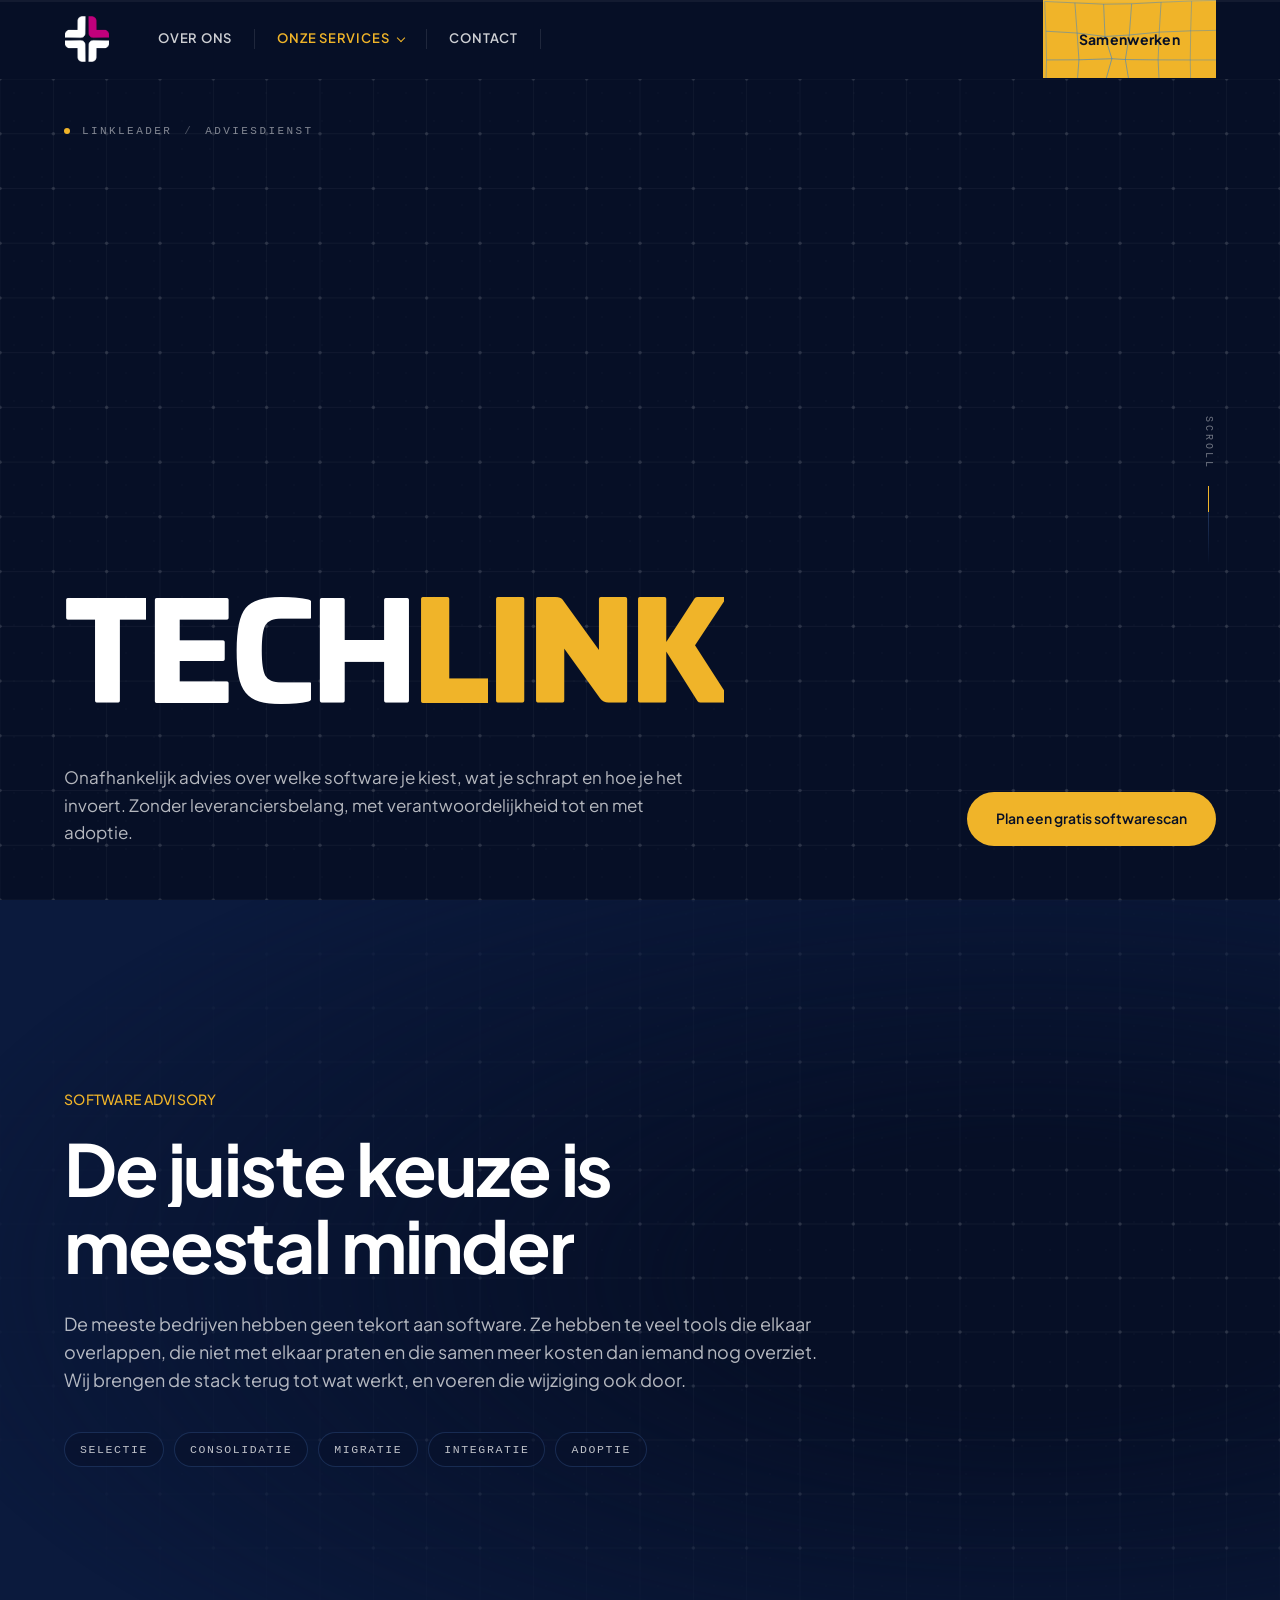
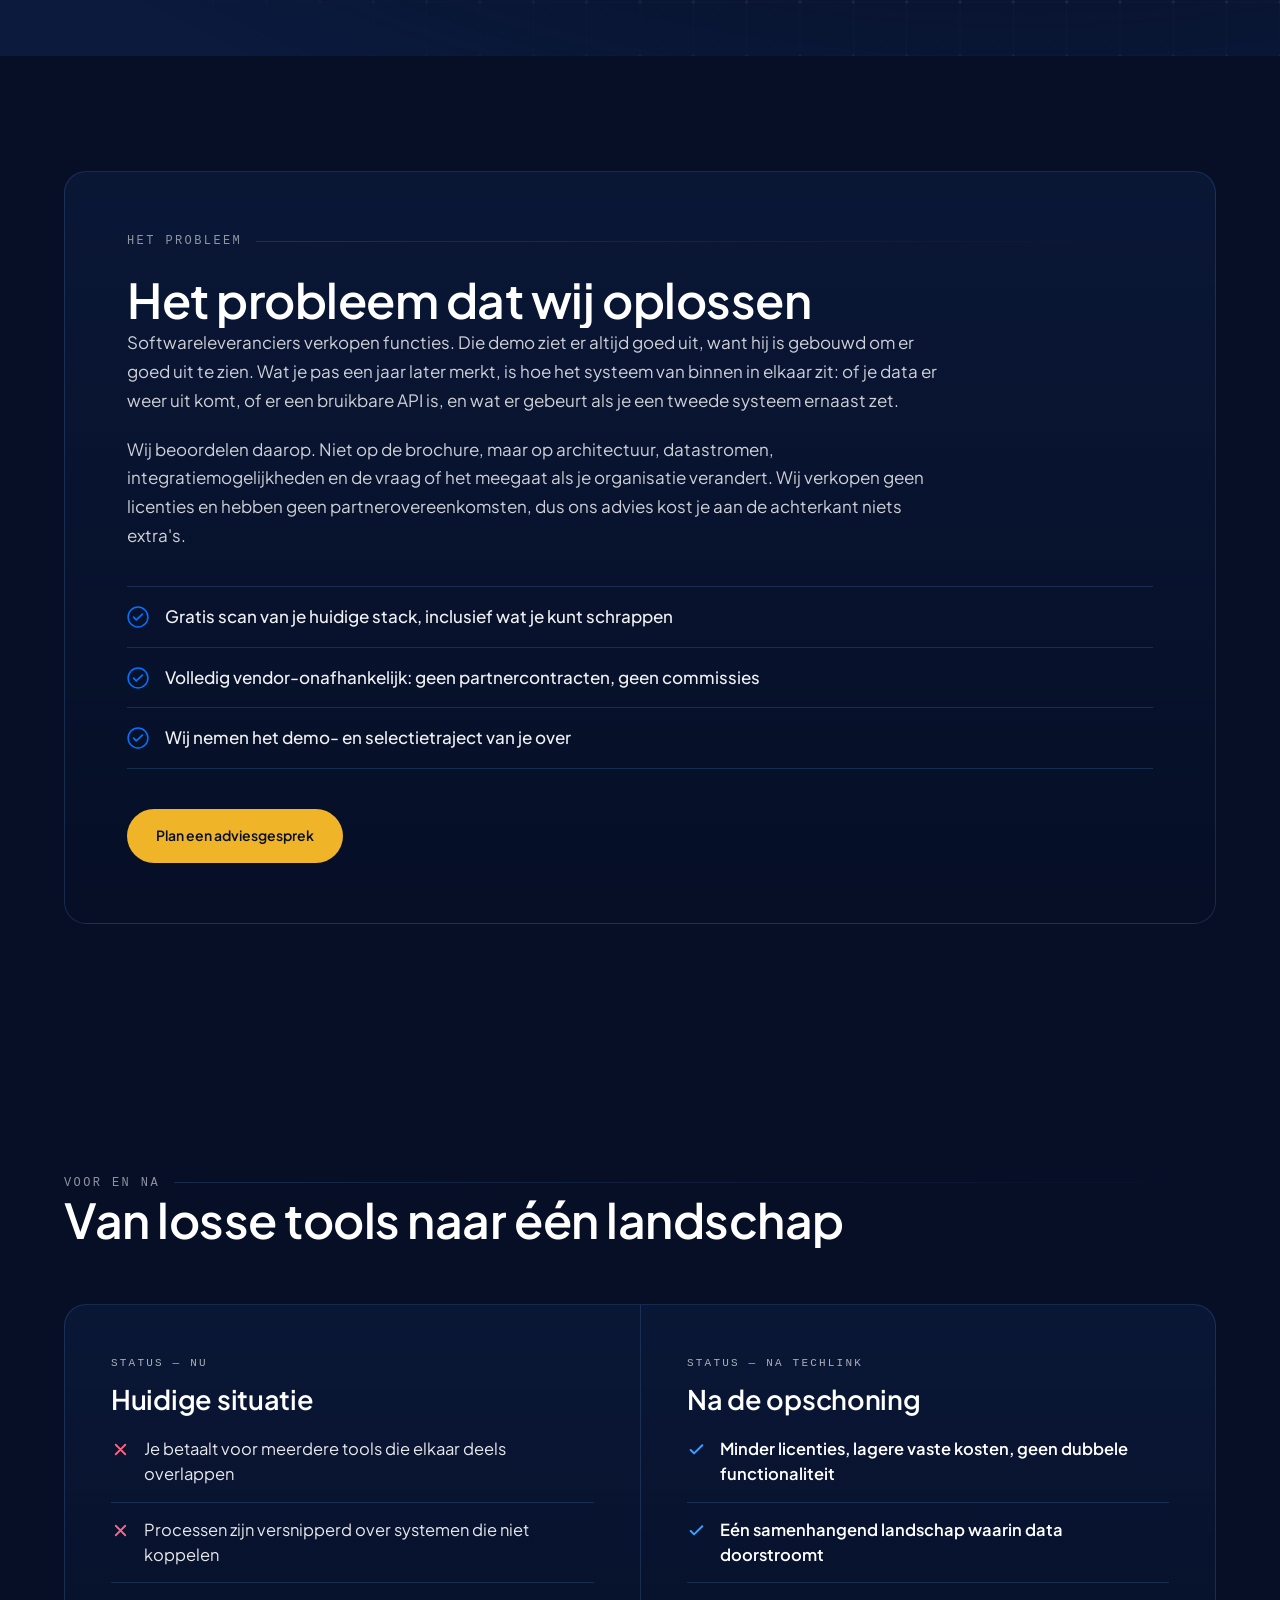
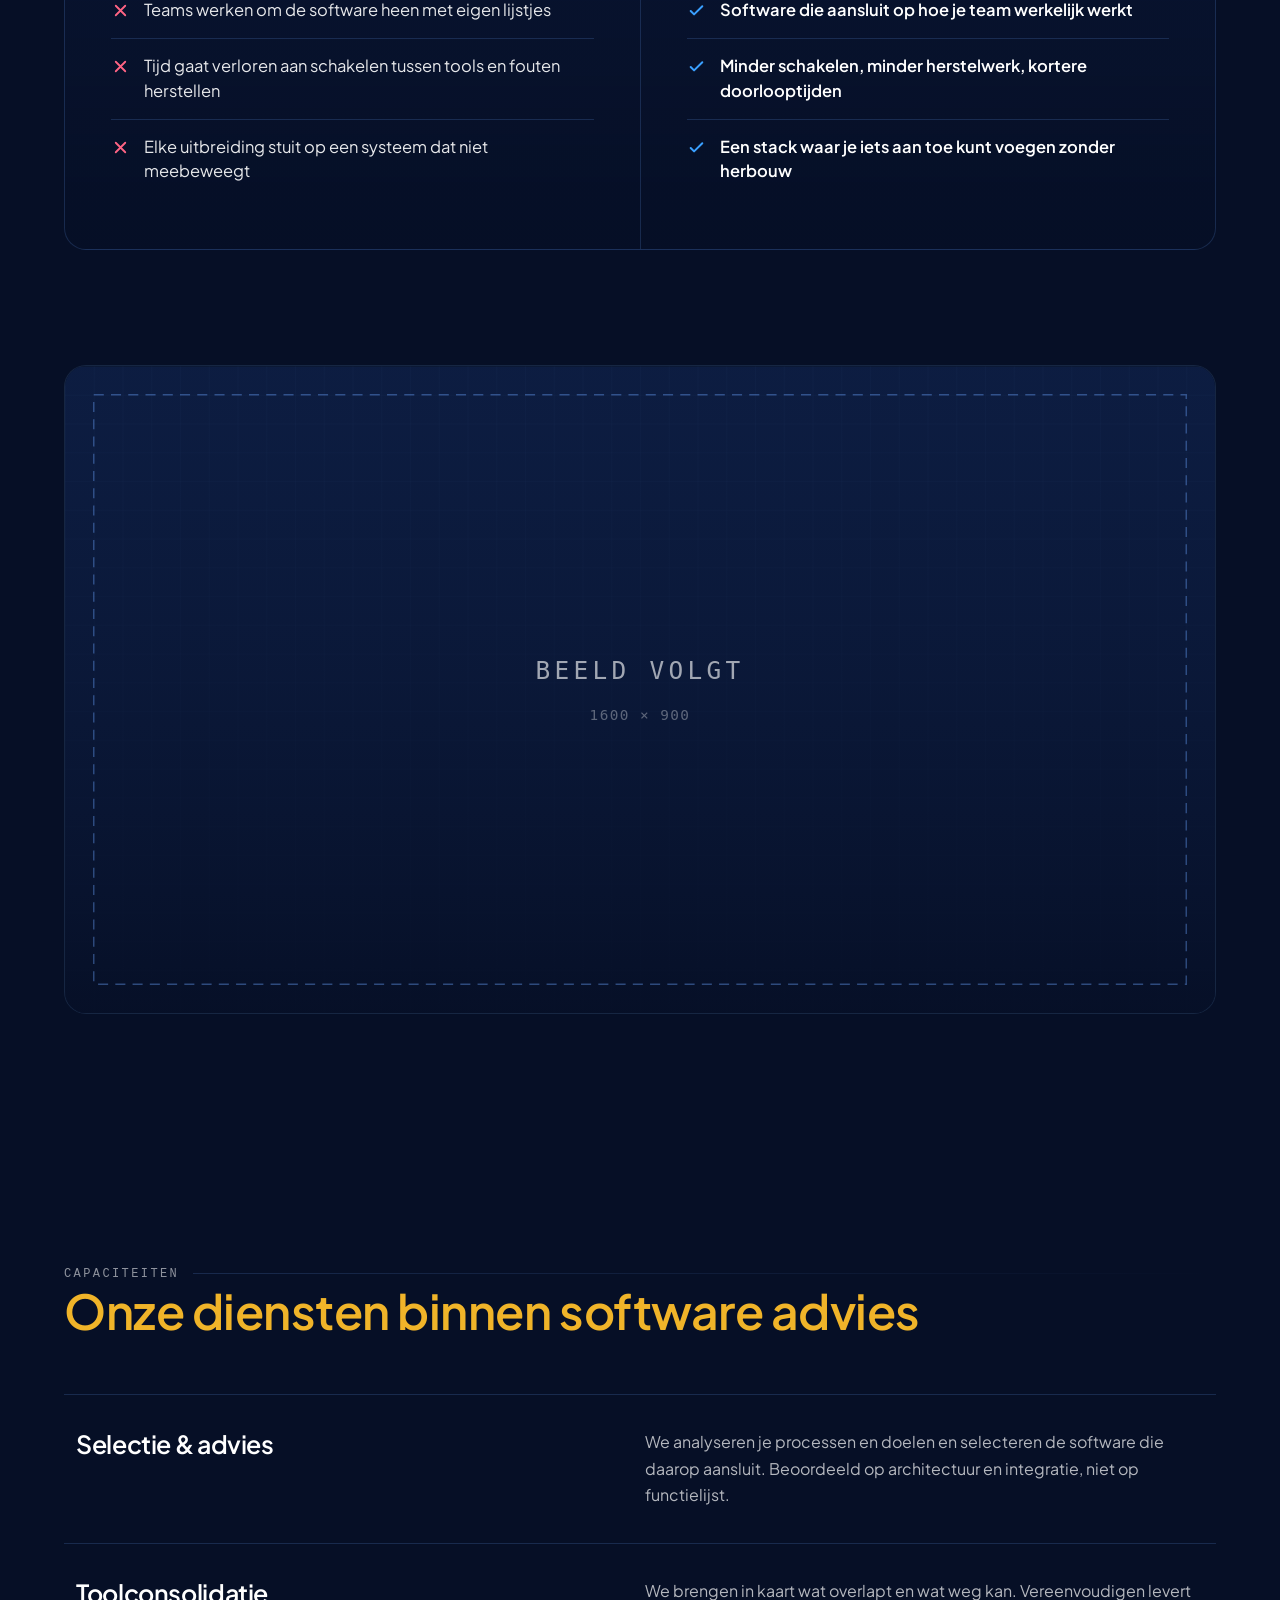
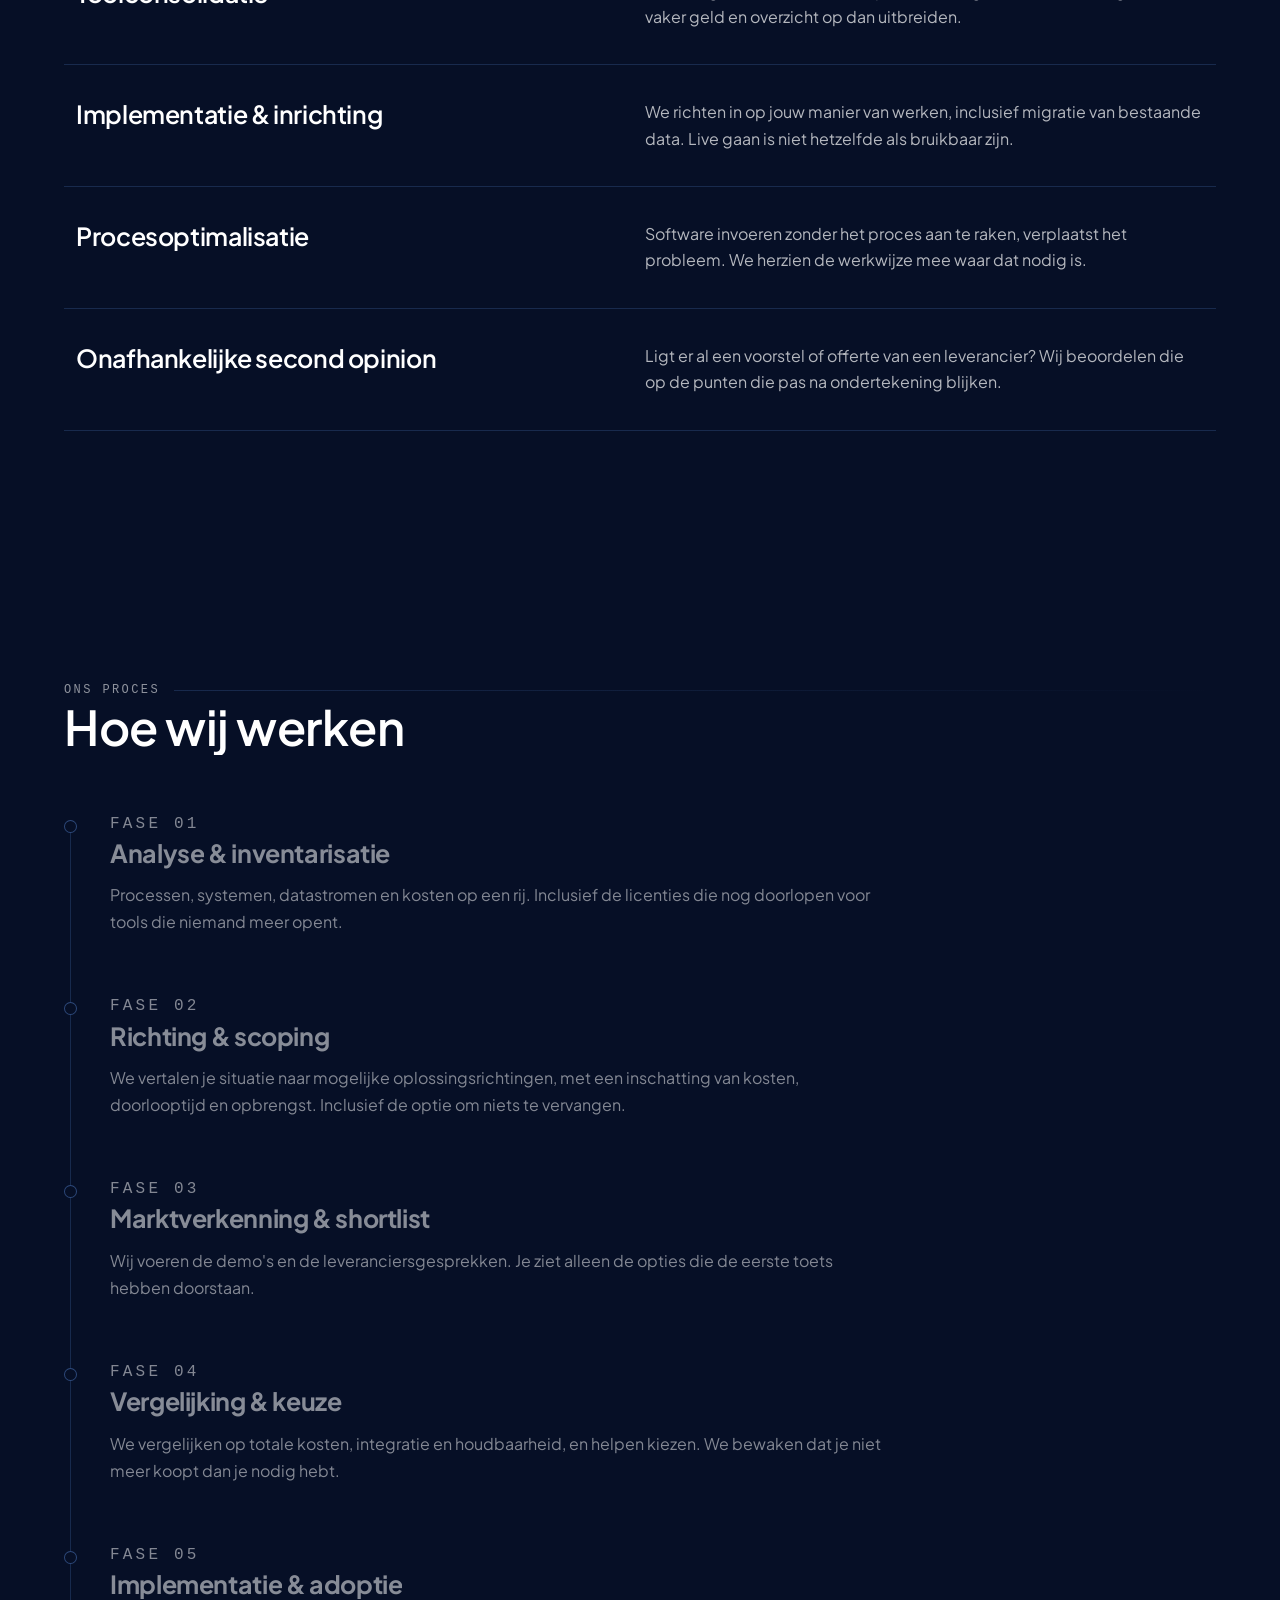
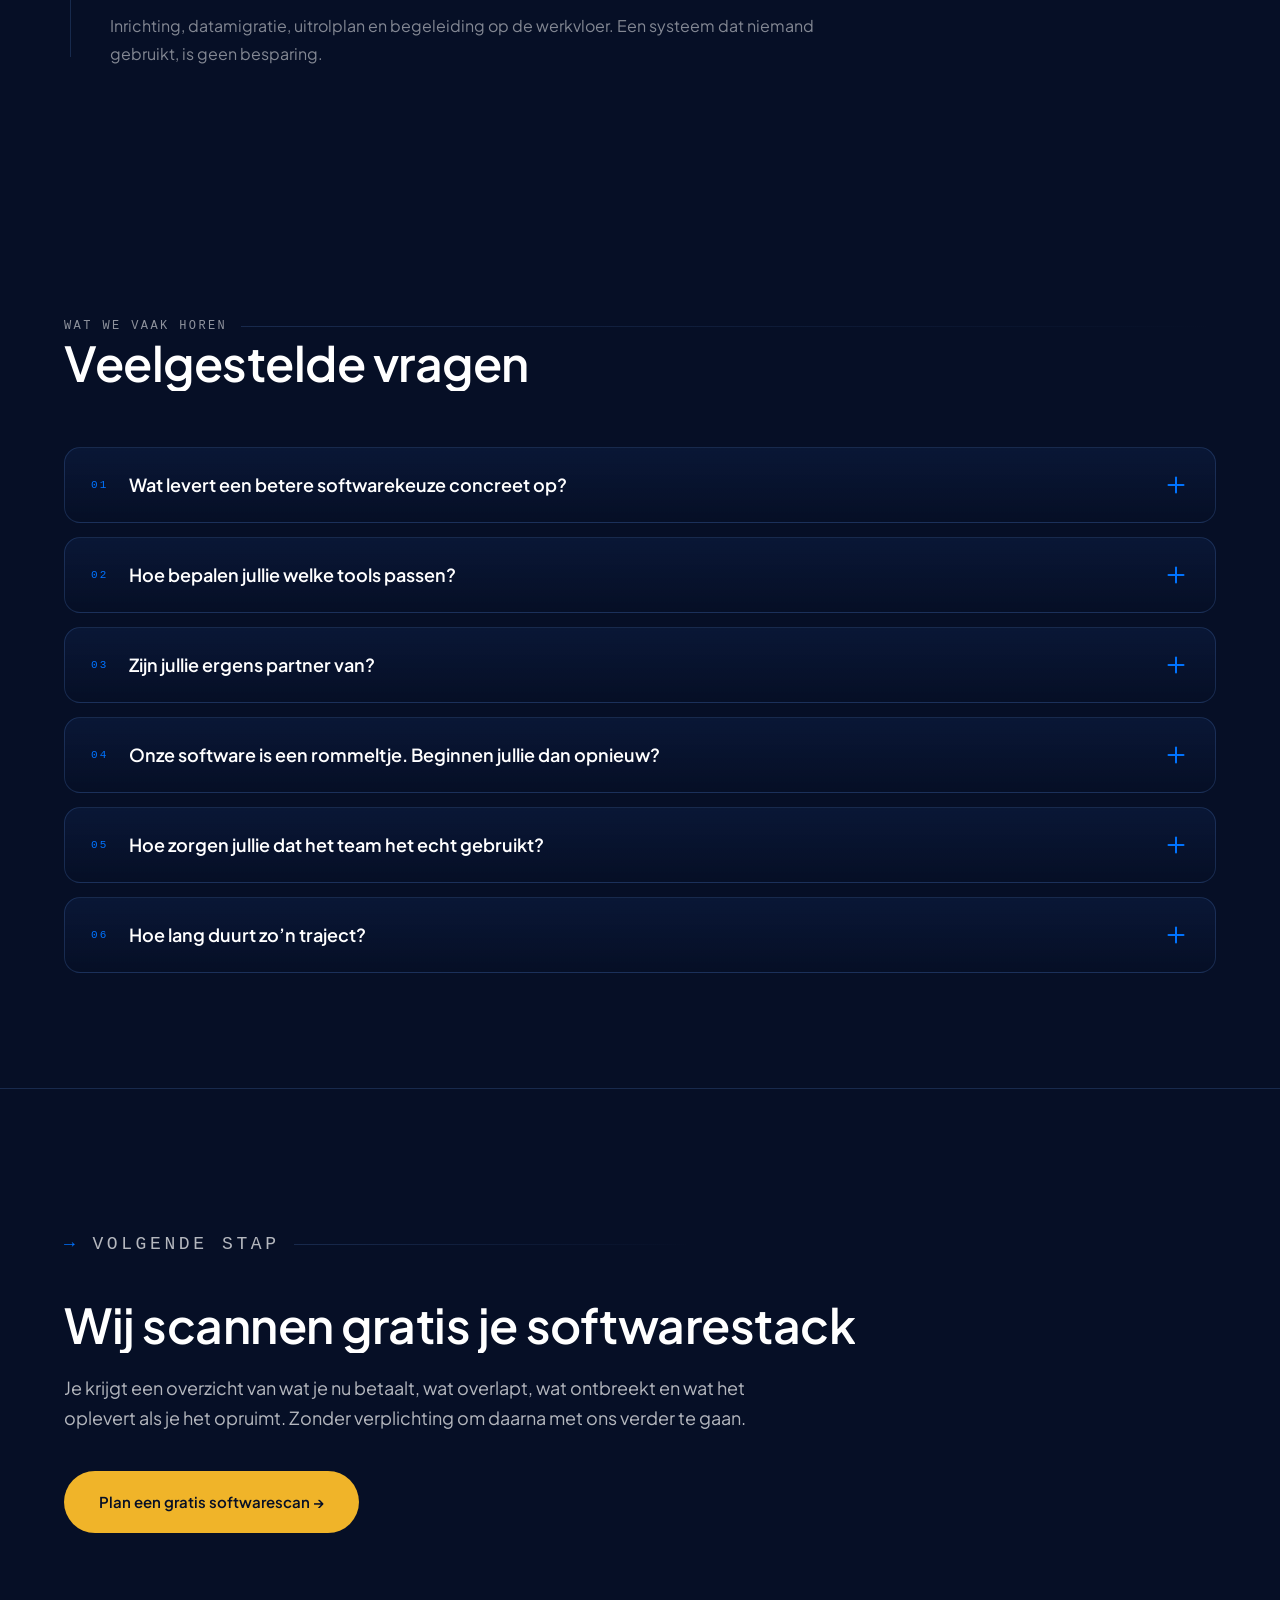
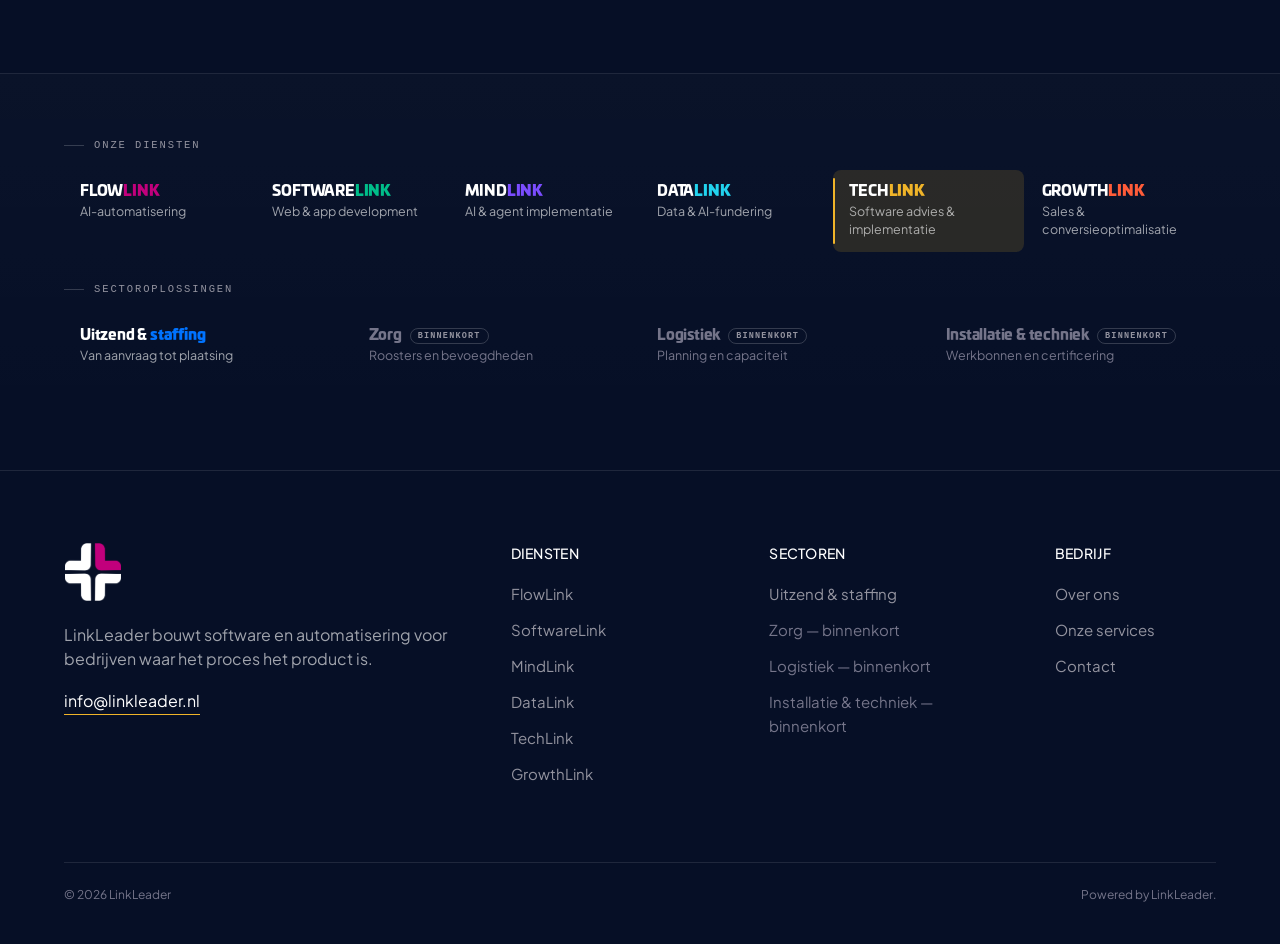
<file: techlink.html>
<!DOCTYPE html>
<html lang="nl">
<head>
<meta charset="utf-8">
<meta name="viewport" content="width=device-width, initial-scale=1">
<title>TECHLINK — LinkLeader</title>
<meta name="description" content="Onafhankelijk advies over welke software je kiest, wat je schrapt en hoe je het invoert. Zonder leveranciersbelang.">
<link rel="preconnect" href="https://fonts.googleapis.com">
<link rel="preconnect" href="https://fonts.gstatic.com" crossorigin>
<link href="https://fonts.googleapis.com/css2?family=Plus+Jakarta+Sans:wght@400;500;600;700&display=swap" rel="stylesheet">
<link rel="stylesheet" href="styles.css?v=14">
<link rel="stylesheet" href="nav-services.css?v=6">
<link rel="stylesheet" href="fl-kit.css?v=10">
<link rel="stylesheet" href="flowlink.css?v=7">
<link rel="stylesheet" href="service-accents.css?v=1">
</head>
<body data-service="tech">

<!-- ================= INTRO SPLASH ================= -->
<div class="intro-splash" id="introSplash" aria-hidden="true">
  <canvas class="intro-splash__canvas" id="introSplashGrid"></canvas>
  <div class="intro-splash__content">
    <h2 class="intro-splash__line"><span id="introSplashText"></span><span class="intro-splash__cursor"></span></h2>
  </div>
  <p class="intro-splash__hint">Klik of scroll om over te slaan</p>
</div>

<!-- ================= SCROLL PROGRESS ================= -->
<div class="scroll-progress" aria-hidden="true"><span class="scroll-progress__bar"></span></div>

<!-- ================= NAV ================= -->
<header class="nav">
  <div class="wide nav__inner">
    <a href="index.html" class="brand-link" aria-label="LinkLeader home">
      <img class="brand-link__logo" src="logo.png?v=1" alt="">
    </a>
    <nav class="nav__links">
      <a href="over-ons.html">Over ons</a>
      <a class="nav__svc" href="services.html" aria-expanded="false" aria-controls="svcmenu" aria-current="page">Onze services</a>
      <a href="contact.html">Contact</a>
    </nav>
    <a class="nav__cta" href="contact.html"><span>Samenwerken</span></a>
    <button class="nav__toggle" aria-expanded="false" aria-controls="mnav" aria-label="Menu"><span></span></button>
  </div>

  <div class="mega" id="svcmenu">
    <div class="wide">
      <div class="mega__in">
        <div class="mega__col">
          <p class="mega__k">Diensten</p>
          <div class="mega__grid">
            <a class="svci" href="ai-automation.html" style="--a:var(--acc-flow)"><span class="svci__w">FLOW<i>LINK</i></span><span class="svci__d">AI-automatisering</span></a>
            <a class="svci" href="softwarelink.html" style="--a:var(--acc-software)"><span class="svci__w">SOFTWARE<i>LINK</i></span><span class="svci__d">Web &amp; app development</span></a>
            <a class="svci" href="mindlink.html" style="--a:var(--acc-mind)"><span class="svci__w">MIND<i>LINK</i></span><span class="svci__d">AI &amp; agent implementatie</span></a>
            <a class="svci" href="datalink.html" style="--a:var(--acc-data)"><span class="svci__w">DATA<i>LINK</i></span><span class="svci__d">Data &amp; AI-fundering</span></a>
            <a class="svci" href="techlink.html" style="--a:var(--acc-tech)" aria-current="page"><span class="svci__w">TECH<i>LINK</i></span><span class="svci__d">Software advies &amp; implementatie</span></a>
            <a class="svci" href="growthlink.html" style="--a:var(--acc-growth)"><span class="svci__w">GROWTH<i>LINK</i></span><span class="svci__d">Sales &amp; conversieoptimalisatie</span></a>
          </div>
        </div>
        <div class="mega__col mega__col--sect">
          <p class="mega__k">Sectoren</p>
          <div class="mega__grid">
            <a class="svci" href="uitzendbureaus.html" style="--a:var(--acc-staffing)"><span class="svci__w">Uitzend &amp;<i> staffing</i></span><span class="svci__d">Van aanvraag tot plaatsing</span></a>
            <span class="svci svci--soon" style="--a:var(--acc-mind)"><span class="svci__w">Zorg<span class="svci__soon">Binnenkort</span></span><span class="svci__d">Roosters en bevoegdheden</span></span>
            <span class="svci svci--soon" style="--a:var(--acc-data)"><span class="svci__w">Logistiek<span class="svci__soon">Binnenkort</span></span><span class="svci__d">Planning en capaciteit</span></span>
            <span class="svci svci--soon" style="--a:var(--acc-tech)"><span class="svci__w">Installatie &amp; techniek<span class="svci__soon">Binnenkort</span></span><span class="svci__d">Werkbonnen en certificering</span></span>
          </div>
        </div>
      </div>
      <div class="mega__foot">
        <a href="services.html">Alle diensten en sectoren →</a>
        <p>Weet je niet waar te beginnen? <a href="contact.html">Plan een kennismaking</a></p>
      </div>
    </div>
  </div>

  <div class="nav__panel wide" id="mnav">
    <a href="over-ons.html">Over ons</a>
    <details class="mnav__grp" open>
      <summary>Onze services</summary>
      <div class="mnav__body">
        <p class="mnav__k">Diensten</p>
        <a class="" href="ai-automation.html" style="--a:var(--acc-flow)"><span class="svci__w">FLOW<i>LINK</i></span><span class="svci__d">AI-automatisering</span></a>
        <a class="" href="softwarelink.html" style="--a:var(--acc-software)"><span class="svci__w">SOFTWARE<i>LINK</i></span><span class="svci__d">Web &amp; app development</span></a>
        <a class="" href="mindlink.html" style="--a:var(--acc-mind)"><span class="svci__w">MIND<i>LINK</i></span><span class="svci__d">AI &amp; agent implementatie</span></a>
        <a class="" href="datalink.html" style="--a:var(--acc-data)"><span class="svci__w">DATA<i>LINK</i></span><span class="svci__d">Data &amp; AI-fundering</span></a>
        <a class="" href="techlink.html" style="--a:var(--acc-tech)" aria-current="page"><span class="svci__w">TECH<i>LINK</i></span><span class="svci__d">Software advies &amp; implementatie</span></a>
        <a class="" href="growthlink.html" style="--a:var(--acc-growth)"><span class="svci__w">GROWTH<i>LINK</i></span><span class="svci__d">Sales &amp; conversieoptimalisatie</span></a>
        <div class="mnav__sect"><p class="mnav__k">Sectoren</p>
        <a class="" href="uitzendbureaus.html" style="--a:var(--acc-staffing)"><span class="svci__w">Uitzend &amp;<i> staffing</i></span><span class="svci__d">Van aanvraag tot plaatsing</span></a>
        <span class=" svci--soon" style="--a:var(--acc-mind)"><span class="svci__w">Zorg<span class="svci__soon">Binnenkort</span></span><span class="svci__d">Roosters en bevoegdheden</span></span>
        <span class=" svci--soon" style="--a:var(--acc-data)"><span class="svci__w">Logistiek<span class="svci__soon">Binnenkort</span></span><span class="svci__d">Planning en capaciteit</span></span>
        <span class=" svci--soon" style="--a:var(--acc-tech)"><span class="svci__w">Installatie &amp; techniek<span class="svci__soon">Binnenkort</span></span><span class="svci__d">Werkbonnen en certificering</span></span>
        </div>
        <p class="mnav__k">Overzicht</p>
        <a href="services.html">Alle diensten en sectoren</a>
      </div>
    </details>
    <a href="contact.html">Contact</a>
    <a class="btn btn--primary btn--full" href="contact.html">Samenwerken</a>
  </div>
</header>

<!-- ================= HERO ================= -->
<section class="hero-grid hero-grid--mark-only" id="aiHero">
  <canvas class="hero-grid__canvas" id="aiHeroGrid" aria-hidden="true"></canvas>

  <p class="hero-meta"><span class="hero-meta__dot" aria-hidden="true"></span>LinkLeader <span class="hero-meta__sep" aria-hidden="true">/</span> Adviesdienst</p>

  <div class="hero-cue" aria-hidden="true">
    <span>Scroll</span>
    <span class="hero-cue__line"></span>
  </div>

  <div class="hero-lead">
    <p class="flowlink-mark"><span class="fl-flow">TECH</span><span class="fl-link">LINK</span></p>
    <div class="hero-lead__row">
      <p class="hero-sub">Onafhankelijk advies over welke software je kiest, wat je schrapt en hoe je het invoert. Zonder leveranciersbelang, met verantwoordelijkheid tot en met adoptie.</p>
      <a class="btn btn--primary hero-lead__cta" href="contact.html" data-magnetic>Plan een gratis softwarescan</a>
    </div>
  </div>
</section>

<!-- ================= INTRO ================= -->
<section class="hero-grid fl-intro" id="aiIntro">
  <canvas class="hero-grid__canvas" id="aiIntroGrid" aria-hidden="true"></canvas>
  <div class="wide">
    <div class="fl-intro__inner">
      <p class="eyebrow">Software Advisory</p>
      <h1 class="h-product" data-split>De juiste keuze is meestal minder</h1>
      <p class="lead fl-intro__lead">De meeste bedrijven hebben geen tekort aan software. Ze hebben te veel tools die elkaar overlappen, die niet met elkaar praten en die samen meer kosten dan iemand nog overziet. Wij brengen de stack terug tot wat werkt, en voeren die wijziging ook door.</p>
      <ul class="spec-strip reveal reveal--group" data-stagger>
        <li>Selectie</li>
        <li>Consolidatie</li>
        <li>Migratie</li>
        <li>Integratie</li>
        <li>Adoptie</li>
      </ul>
    </div>
  </div>
</section>

<!-- ================= 01 — HET PROBLEEM ================= -->
<section class="fl-section">
  <div class="wide">
    <div class="tech-panel grid-spot reveal">
      <p class="sec-index">Het probleem</p>
      <h2 class="h-section" data-split>Het probleem dat wij oplossen</h2>
      <p class="fl-body">Softwareleveranciers verkopen functies. Die demo ziet er altijd goed uit, want hij is gebouwd om er goed uit te zien. Wat je pas een jaar later merkt, is hoe het systeem van binnen in elkaar zit: of je data er weer uit komt, of er een bruikbare API is, en wat er gebeurt als je een tweede systeem ernaast zet.</p>
      <p class="fl-body">Wij beoordelen daarop. Niet op de brochure, maar op architectuur, datastromen, integratiemogelijkheden en de vraag of het meegaat als je organisatie verandert. Wij verkopen geen licenties en hebben geen partnerovereenkomsten, dus ons advies kost je aan de achterkant niets extra's.</p>

      <ul class="check-rows reveal reveal--group" data-stagger>
        <li>
          <svg viewBox="0 0 20 20" fill="none" aria-hidden="true"><circle cx="10" cy="10" r="9" stroke="currentColor" stroke-width="1.4"/><path d="M6 10.2l2.4 2.4L14 7.4" stroke="currentColor" stroke-width="1.6" stroke-linecap="round" stroke-linejoin="round"/></svg>
          <span>Gratis scan van je huidige stack, inclusief wat je kunt schrappen</span>
        </li>
        <li>
          <svg viewBox="0 0 20 20" fill="none" aria-hidden="true"><circle cx="10" cy="10" r="9" stroke="currentColor" stroke-width="1.4"/><path d="M6 10.2l2.4 2.4L14 7.4" stroke="currentColor" stroke-width="1.6" stroke-linecap="round" stroke-linejoin="round"/></svg>
          <span>Volledig vendor-onafhankelijk: geen partnercontracten, geen commissies</span>
        </li>
        <li>
          <svg viewBox="0 0 20 20" fill="none" aria-hidden="true"><circle cx="10" cy="10" r="9" stroke="currentColor" stroke-width="1.4"/><path d="M6 10.2l2.4 2.4L14 7.4" stroke="currentColor" stroke-width="1.6" stroke-linecap="round" stroke-linejoin="round"/></svg>
          <span>Wij nemen het demo- en selectietraject van je over</span>
        </li>
      </ul>

      <a class="btn btn--primary" href="contact.html" data-magnetic>Plan een adviesgesprek</a>
    </div>
  </div>
</section>

<!-- ================= 02 — VOOR EN NA ================= -->
<section class="compare-section" id="pinkSection">
  <div class="wide">
    <div class="band__head band__head--flush reveal">
      <p class="sec-index">Voor en na</p>
      <h2 class="h-section" data-split>Van losse tools naar één landschap</h2>
    </div>

    <div class="tech-panel compare-grid grid-spot reveal">
      <div class="compare-col compare-col--bad">
        <p class="compare-col__tag">Status — nu</p>
        <h3>Huidige situatie</h3>
        <ul class="reveal reveal--group" data-stagger>
          <li>
            <svg viewBox="0 0 18 18" fill="none" aria-hidden="true"><path d="M4.5 4.5l9 9M13.5 4.5l-9 9" stroke="currentColor" stroke-width="1.7" stroke-linecap="round"/></svg>
            <span>Je betaalt voor meerdere tools die elkaar deels overlappen</span>
          </li>
          <li>
            <svg viewBox="0 0 18 18" fill="none" aria-hidden="true"><path d="M4.5 4.5l9 9M13.5 4.5l-9 9" stroke="currentColor" stroke-width="1.7" stroke-linecap="round"/></svg>
            <span>Processen zijn versnipperd over systemen die niet koppelen</span>
          </li>
          <li>
            <svg viewBox="0 0 18 18" fill="none" aria-hidden="true"><path d="M4.5 4.5l9 9M13.5 4.5l-9 9" stroke="currentColor" stroke-width="1.7" stroke-linecap="round"/></svg>
            <span>Teams werken om de software heen met eigen lijstjes</span>
          </li>
          <li>
            <svg viewBox="0 0 18 18" fill="none" aria-hidden="true"><path d="M4.5 4.5l9 9M13.5 4.5l-9 9" stroke="currentColor" stroke-width="1.7" stroke-linecap="round"/></svg>
            <span>Tijd gaat verloren aan schakelen tussen tools en fouten herstellen</span>
          </li>
          <li>
            <svg viewBox="0 0 18 18" fill="none" aria-hidden="true"><path d="M4.5 4.5l9 9M13.5 4.5l-9 9" stroke="currentColor" stroke-width="1.7" stroke-linecap="round"/></svg>
            <span>Elke uitbreiding stuit op een systeem dat niet meebeweegt</span>
          </li>
        </ul>
      </div>

      <div class="compare-col compare-col--good">
        <p class="compare-col__tag">Status — na TECHLink</p>
        <h3>Na de opschoning</h3>
        <ul class="reveal reveal--group" data-stagger>
          <li>
            <svg viewBox="0 0 18 18" fill="none" aria-hidden="true"><path d="M3.5 9.5l3.2 3.2L14.5 5" stroke="currentColor" stroke-width="1.9" stroke-linecap="round" stroke-linejoin="round"/></svg>
            <span>Minder licenties, lagere vaste kosten, geen dubbele functionaliteit</span>
          </li>
          <li>
            <svg viewBox="0 0 18 18" fill="none" aria-hidden="true"><path d="M3.5 9.5l3.2 3.2L14.5 5" stroke="currentColor" stroke-width="1.9" stroke-linecap="round" stroke-linejoin="round"/></svg>
            <span>Eén samenhangend landschap waarin data doorstroomt</span>
          </li>
          <li>
            <svg viewBox="0 0 18 18" fill="none" aria-hidden="true"><path d="M3.5 9.5l3.2 3.2L14.5 5" stroke="currentColor" stroke-width="1.9" stroke-linecap="round" stroke-linejoin="round"/></svg>
            <span>Software die aansluit op hoe je team werkelijk werkt</span>
          </li>
          <li>
            <svg viewBox="0 0 18 18" fill="none" aria-hidden="true"><path d="M3.5 9.5l3.2 3.2L14.5 5" stroke="currentColor" stroke-width="1.9" stroke-linecap="round" stroke-linejoin="round"/></svg>
            <span>Minder schakelen, minder herstelwerk, kortere doorlooptijden</span>
          </li>
          <li>
            <svg viewBox="0 0 18 18" fill="none" aria-hidden="true"><path d="M3.5 9.5l3.2 3.2L14.5 5" stroke="currentColor" stroke-width="1.9" stroke-linecap="round" stroke-linejoin="round"/></svg>
            <span>Een stack waar je iets aan toe kunt voegen zonder herbouw</span>
          </li>
        </ul>
      </div>
    </div>
  </div>
</section>

<!-- ================= BEELDBAND ================= -->
<section class="fl-section fl-section--flush">
  <div class="wide">
    <figure class="sysview reveal reveal--wipe">
      <img src="placeholder-beeld.svg" alt="Plaatshouder voor beeld van een softwarelandschap voor en na consolidatie" loading="lazy" decoding="async">
    </figure>
  </div>
</section>

<!-- ================= 03 — WAT WE BOUWEN ================= -->
<section class="fl-section">
  <div class="wide">
    <div class="band__head band__head--flush reveal">
      <p class="sec-index">Capaciteiten</p>
      <h2 class="h-section h-section--pink" data-split>Onze diensten binnen software advies</h2>
    </div>

    <div class="build-list reveal reveal--group" data-stagger>
      <article class="build-row grid-spot">
        <h3>Selectie &amp; advies</h3>
        <p>We analyseren je processen en doelen en selecteren de software die daarop aansluit. Beoordeeld op architectuur en integratie, niet op functielijst.</p>
      </article>
      <article class="build-row grid-spot">
        <h3>Toolconsolidatie</h3>
        <p>We brengen in kaart wat overlapt en wat weg kan. Vereenvoudigen levert vaker geld en overzicht op dan uitbreiden.</p>
      </article>
      <article class="build-row grid-spot">
        <h3>Implementatie &amp; inrichting</h3>
        <p>We richten in op jouw manier van werken, inclusief migratie van bestaande data. Live gaan is niet hetzelfde als bruikbaar zijn.</p>
      </article>
      <article class="build-row grid-spot">
        <h3>Procesoptimalisatie</h3>
        <p>Software invoeren zonder het proces aan te raken, verplaatst het probleem. We herzien de werkwijze mee waar dat nodig is.</p>
      </article>
      <article class="build-row grid-spot">
        <h3>Onafhankelijke second opinion</h3>
        <p>Ligt er al een voorstel of offerte van een leverancier? Wij beoordelen die op de punten die pas na ondertekening blijken.</p>
      </article>
    </div>
  </div>
</section>

<!-- ================= 04 — HOE WIJ WERKEN ================= -->
<section class="fl-section process-section">
  <div class="wide">
    <div class="band__head band__head--flush reveal">
      <p class="sec-index">Ons proces</p>
      <h2 class="h-section" data-split>Hoe wij werken</h2>
    </div>

    <div class="process-timeline">
      <span class="process-timeline__fill" aria-hidden="true"></span>

      <div class="process-step">
        <span class="process-step__dot" aria-hidden="true"></span>
        <p class="process-step__k">Fase 01</p>
        <h3 data-split>Analyse &amp; inventarisatie</h3>
        <p>Processen, systemen, datastromen en kosten op een rij. Inclusief de licenties die nog doorlopen voor tools die niemand meer opent.</p>
      </div>

      <div class="process-step">
        <span class="process-step__dot" aria-hidden="true"></span>
        <p class="process-step__k">Fase 02</p>
        <h3 data-split>Richting &amp; scoping</h3>
        <p>We vertalen je situatie naar mogelijke oplossingsrichtingen, met een inschatting van kosten, doorlooptijd en opbrengst. Inclusief de optie om niets te vervangen.</p>
      </div>

      <div class="process-step">
        <span class="process-step__dot" aria-hidden="true"></span>
        <p class="process-step__k">Fase 03</p>
        <h3 data-split>Marktverkenning &amp; shortlist</h3>
        <p>Wij voeren de demo's en de leveranciersgesprekken. Je ziet alleen de opties die de eerste toets hebben doorstaan.</p>
      </div>

      <div class="process-step">
        <span class="process-step__dot" aria-hidden="true"></span>
        <p class="process-step__k">Fase 04</p>
        <h3 data-split>Vergelijking &amp; keuze</h3>
        <p>We vergelijken op totale kosten, integratie en houdbaarheid, en helpen kiezen. We bewaken dat je niet meer koopt dan je nodig hebt.</p>
      </div>

      <div class="process-step">
        <span class="process-step__dot" aria-hidden="true"></span>
        <p class="process-step__k">Fase 05</p>
        <h3 data-split>Implementatie &amp; adoptie</h3>
        <p>Inrichting, datamigratie, uitrolplan en begeleiding op de werkvloer. Een systeem dat niemand gebruikt, is geen besparing.</p>
      </div>
    </div>
  </div>
</section>

<!-- ================= 05 — FAQ ================= -->
<section class="fl-section faq-section">
  <div class="wide">
    <div class="band__head band__head--flush reveal">
      <p class="sec-index">Wat we vaak horen</p>
      <h2 class="h-section" data-split>Veelgestelde vragen</h2>
    </div>

    <div class="qa reveal reveal--group" data-stagger>
      <div class="qa__item grid-spot">
        <button class="qa__toggle" aria-expanded="false">
          <span class="qa__n" aria-hidden="true">01</span>
          <span class="qa__q">Wat levert een betere softwarekeuze concreet op?</span>
          <span class="qa__icon" aria-hidden="true"></span>
        </button>
        <div class="qa__panel"><div class="qa__panel-inner">
          <p class="qa__a">Meestal drie dingen: lagere vaste licentiekosten, minder handmatig overtypen tussen systemen, en kortere doorlooptijden omdat informatie op één plek staat. In de scan maken we die drie zo goed mogelijk in euro's zichtbaar.</p>
        </div></div>
      </div>

      <div class="qa__item grid-spot">
        <button class="qa__toggle" aria-expanded="false">
          <span class="qa__n" aria-hidden="true">02</span>
          <span class="qa__q">Hoe bepalen jullie welke tools passen?</span>
          <span class="qa__icon" aria-hidden="true"></span>
        </button>
        <div class="qa__panel"><div class="qa__panel-inner">
          <p class="qa__a">Met een vast beoordelingskader: functionele fit met je processen, technische architectuur, integratiemogelijkheden, totale kosten over drie jaar en leveranciersrisico. Niet op basis van wat er populair is.</p>
        </div></div>
      </div>

      <div class="qa__item grid-spot">
        <button class="qa__toggle" aria-expanded="false">
          <span class="qa__n" aria-hidden="true">03</span>
          <span class="qa__q">Zijn jullie ergens partner van?</span>
          <span class="qa__icon" aria-hidden="true"></span>
        </button>
        <div class="qa__panel"><div class="qa__panel-inner">
          <p class="qa__a">Nee. We hebben geen partnerovereenkomsten en ontvangen geen commissie van leveranciers. Onze omzet komt uit ons advies en onze implementatie, waardoor er geen reden is om je een duurder pakket aan te bevelen.</p>
        </div></div>
      </div>

      <div class="qa__item grid-spot">
        <button class="qa__toggle" aria-expanded="false">
          <span class="qa__n" aria-hidden="true">04</span>
          <span class="qa__q">Onze software is een rommeltje. Beginnen jullie dan opnieuw?</span>
          <span class="qa__icon" aria-hidden="true"></span>
        </button>
        <div class="qa__panel"><div class="qa__panel-inner">
          <p class="qa__a">Zelden. Meestal ligt de winst in schrappen en koppelen, niet in vervangen. Een migratie is duur en risicovol; we stellen die alleen voor als het alternatief aantoonbaar slechter is.</p>
        </div></div>
      </div>

      <div class="qa__item grid-spot">
        <button class="qa__toggle" aria-expanded="false">
          <span class="qa__n" aria-hidden="true">05</span>
          <span class="qa__q">Hoe zorgen jullie dat het team het echt gebruikt?</span>
          <span class="qa__icon" aria-hidden="true"></span>
        </button>
        <div class="qa__panel"><div class="qa__panel-inner">
          <p class="qa__a">Door gebruikers vroeg te betrekken, workflows te bouwen die logisch aanvoelen en de uitrol actief te begeleiden. Adoptie is geen fase aan het eind — het is de reden dat de rest werkt.</p>
        </div></div>
      </div>

      <div class="qa__item grid-spot">
        <button class="qa__toggle" aria-expanded="false">
          <span class="qa__n" aria-hidden="true">06</span>
          <span class="qa__q">Hoe lang duurt zo’n traject?</span>
          <span class="qa__icon" aria-hidden="true"></span>
        </button>
        <div class="qa__panel"><div class="qa__panel-inner">
          <p class="qa__a">Een scan met advies is drie tot vier weken. Een selectietraject inclusief demo's en keuze duurt zes tot tien weken. De implementatie hangt af van het pakket en van de datamigratie.</p>
        </div></div>
      </div>
    </div>
  </div>
</section>

<!-- ================= GRATIS SCAN ================= -->
<section class="scan-section" id="scanSection">
  <canvas class="hero-grid__canvas" id="scanGrid" aria-hidden="true"></canvas>
  <div class="wide">
    <div class="scan-panel reveal">
      <p class="sec-index"><span class="sec-index__n">→</span> Volgende stap</p>
      <h2 class="h-section" data-split>Wij scannen gratis je softwarestack</h2>
      <p>Je krijgt een overzicht van wat je nu betaalt, wat overlapt, wat ontbreekt en wat het oplevert als je het opruimt. Zonder verplichting om daarna met ons verder te gaan.</p>
      <a class="btn btn--primary btn--lg" href="contact.html" data-magnetic>Plan een gratis softwarescan →</a>
    </div>
  </div>
</section>

<!-- ================= FOOTER ================= -->
<!-- ================= DIENSTENBALK ================= -->
<section class="svcband">
  <div class="wide">
    <p class="svcband__k">Onze diensten</p>
    <div class="svcband__row">
      <a class="svci" href="ai-automation.html" style="--a:var(--acc-flow)"><span class="svci__w">FLOW<i>LINK</i></span><span class="svci__d">AI-automatisering</span></a>
      <a class="svci" href="softwarelink.html" style="--a:var(--acc-software)"><span class="svci__w">SOFTWARE<i>LINK</i></span><span class="svci__d">Web &amp; app development</span></a>
      <a class="svci" href="mindlink.html" style="--a:var(--acc-mind)"><span class="svci__w">MIND<i>LINK</i></span><span class="svci__d">AI &amp; agent implementatie</span></a>
      <a class="svci" href="datalink.html" style="--a:var(--acc-data)"><span class="svci__w">DATA<i>LINK</i></span><span class="svci__d">Data &amp; AI-fundering</span></a>
      <a class="svci" href="techlink.html" style="--a:var(--acc-tech)" aria-current="page"><span class="svci__w">TECH<i>LINK</i></span><span class="svci__d">Software advies &amp; implementatie</span></a>
      <a class="svci" href="growthlink.html" style="--a:var(--acc-growth)"><span class="svci__w">GROWTH<i>LINK</i></span><span class="svci__d">Sales &amp; conversieoptimalisatie</span></a>
    </div>
    <p class="svcband__k svcband__k--2">Sectoroplossingen</p>
    <div class="svcband__row svcband__row--sect">
      <a class="svci" href="uitzendbureaus.html" style="--a:var(--acc-staffing)"><span class="svci__w">Uitzend &amp;<i> staffing</i></span><span class="svci__d">Van aanvraag tot plaatsing</span></a>
      <span class="svci svci--soon" style="--a:var(--acc-mind)"><span class="svci__w">Zorg<span class="svci__soon">Binnenkort</span></span><span class="svci__d">Roosters en bevoegdheden</span></span>
      <span class="svci svci--soon" style="--a:var(--acc-data)"><span class="svci__w">Logistiek<span class="svci__soon">Binnenkort</span></span><span class="svci__d">Planning en capaciteit</span></span>
      <span class="svci svci--soon" style="--a:var(--acc-tech)"><span class="svci__w">Installatie &amp; techniek<span class="svci__soon">Binnenkort</span></span><span class="svci__d">Werkbonnen en certificering</span></span>
    </div>
  </div>
</section>

<footer class="footer">
  <div class="wide">
    <div class="footer__grid">
      <div>
        <div class="footer-brand">
          <img id="footerLogo" src="logo.png?v=1" alt="LinkLeader logo">
        </div>
        <p>LinkLeader bouwt software en automatisering voor bedrijven waar het proces het product is.</p>
        <a class="link-under" href="mailto:info@linkleader.nl">info@linkleader.nl</a>
      </div>
      <div>
        <h4>Diensten</h4>
        <ul>
          <li><a href="ai-automation.html">FlowLink</a></li>
          <li><a href="softwarelink.html">SoftwareLink</a></li>
          <li><a href="mindlink.html">MindLink</a></li>
          <li><a href="datalink.html">DataLink</a></li>
          <li><a href="techlink.html">TechLink</a></li>
          <li><a href="growthlink.html">GrowthLink</a></li>
        </ul>
      </div>
      <div class="foot-sect">
        <h4>Sectoren</h4>
        <ul>
          <li><a href="uitzendbureaus.html">Uitzend &amp; staffing</a></li>
          <li><span class="foot-soon">Zorg — binnenkort</span></li>
          <li><span class="foot-soon">Logistiek — binnenkort</span></li>
          <li><span class="foot-soon">Installatie &amp; techniek — binnenkort</span></li>
        </ul>
      </div>
      <div>
        <h4>Bedrijf</h4>
        <ul>
          <li><a href="over-ons.html">Over ons</a></li>
          <li><a href="services.html">Onze services</a></li>
          <li><a href="contact.html">Contact</a></li>
        </ul>
      </div>
    </div>
    <div class="footer__bottom">
      <span class="micro">© 2026 LinkLeader</span>
      <span class="micro">Powered by LinkLeader.</span>
    </div>
  </div>
</footer>

<script src="site.js?v=4"></script>
<script src="nav-services.js?v=1"></script>
<script src="kinetic-grid.js?v=5"></script>
<script src="card-grid.js?v=3"></script>
<script src="intro-splash.js?v=2"></script>
<script src="fl-motion.js?v=2"></script>
<script src="flowlink.js?v=2"></script>
<script>
(function(){
  'use strict';
  // The splash covers the whole viewport, so it has to be started first:
  // if a canvas init below ever threw, the overlay would otherwise be stranded
  // on screen with nothing left running to dismiss it.
  window.initIntroSplash('We choose less, better');

  window.initKineticGrid(document.getElementById('aiHeroGrid'), document.getElementById('aiHero'));
  window.initKineticGrid(document.getElementById('aiIntroGrid'), document.getElementById('aiIntro'));
  window.initKineticGrid(document.getElementById('scanGrid'), document.getElementById('scanSection'));

  var navCta = document.querySelector('.nav__cta');
  if(navCta) window.initCardGrid(navCta);
})();
</script>
</body>
</html>
</file>
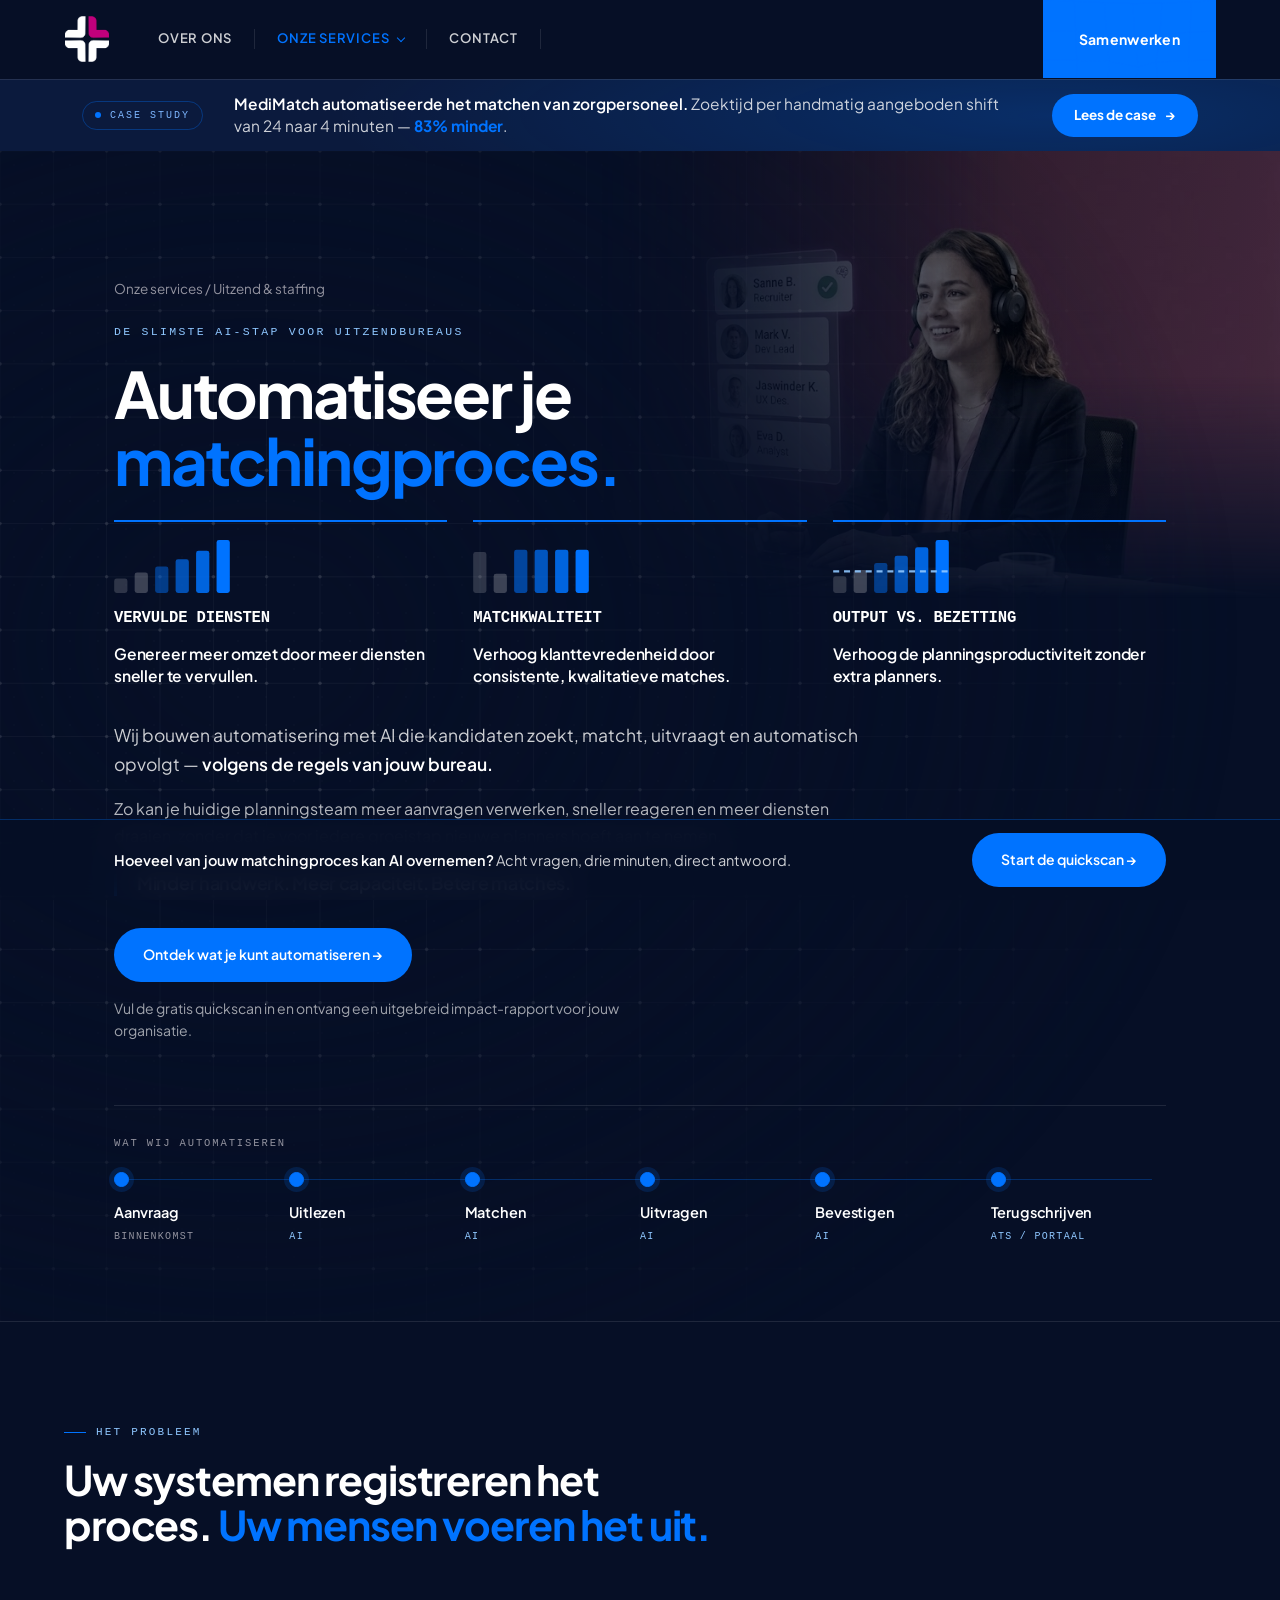
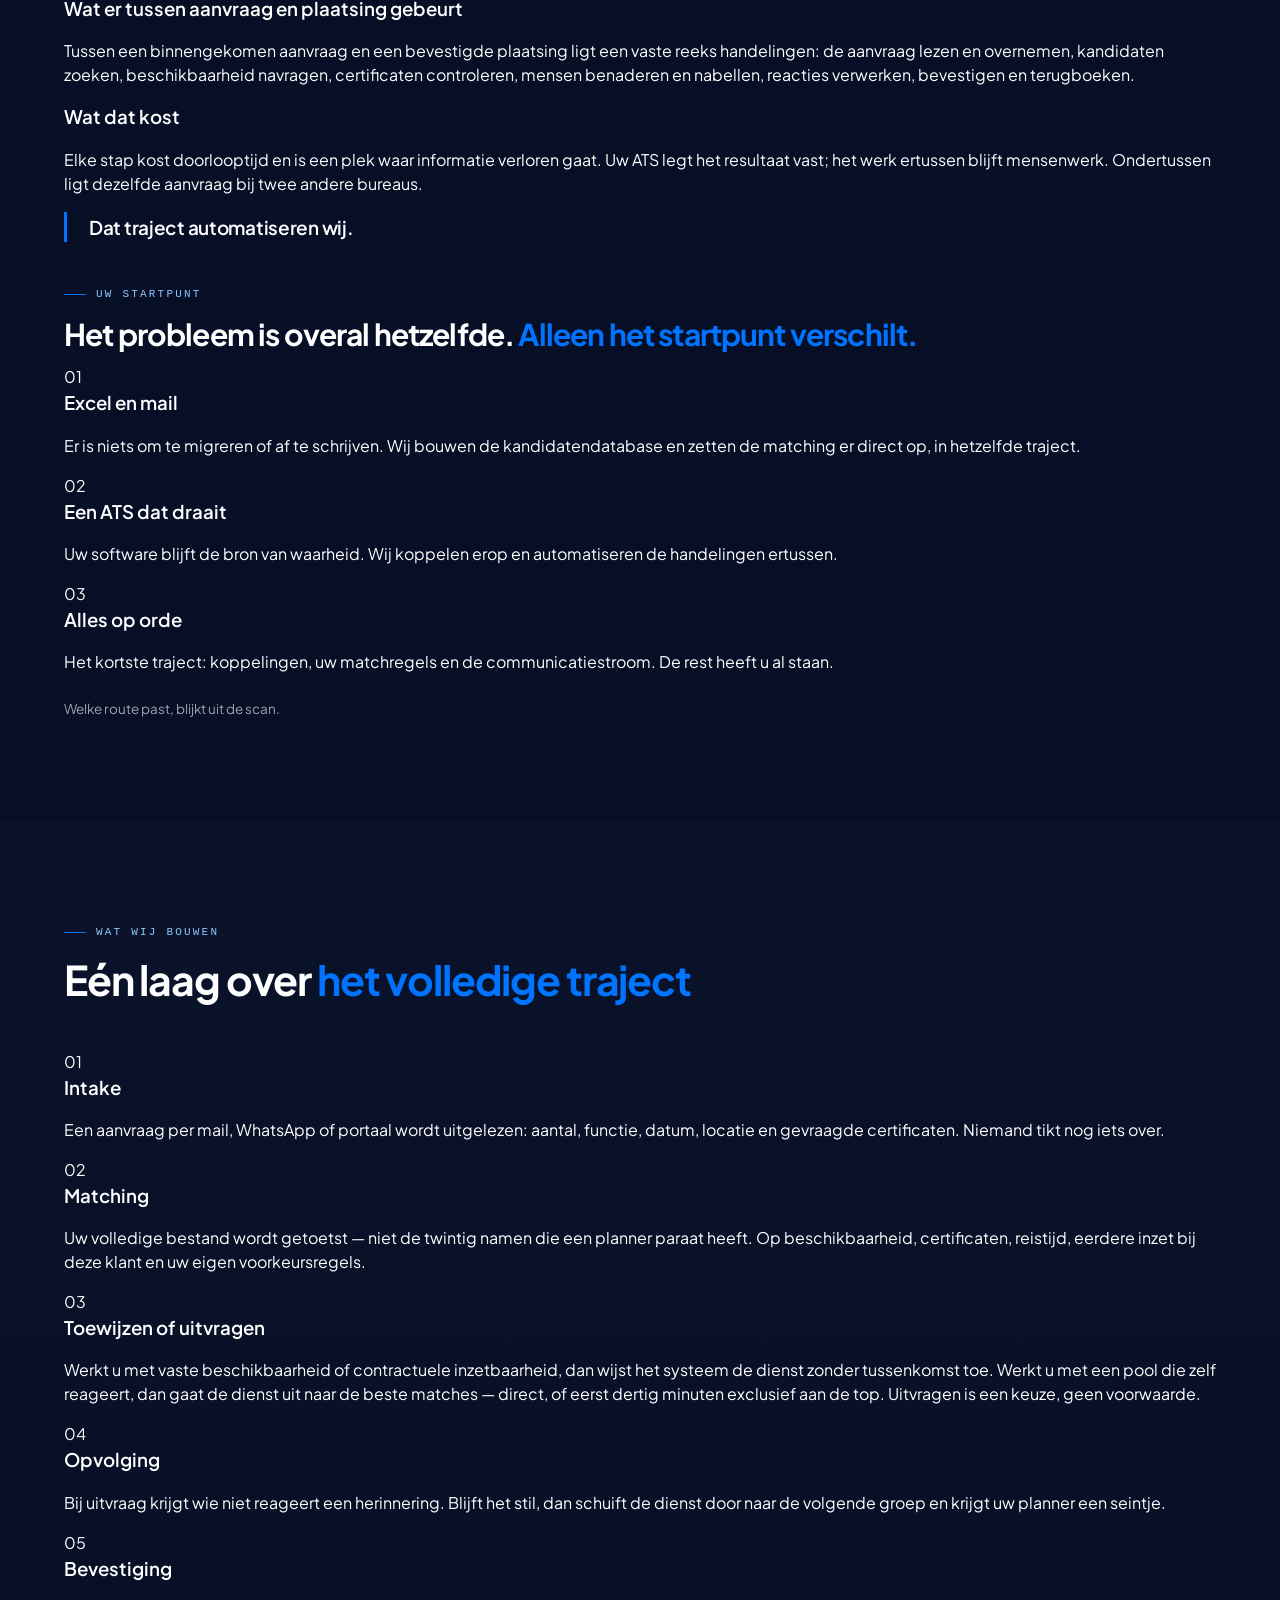
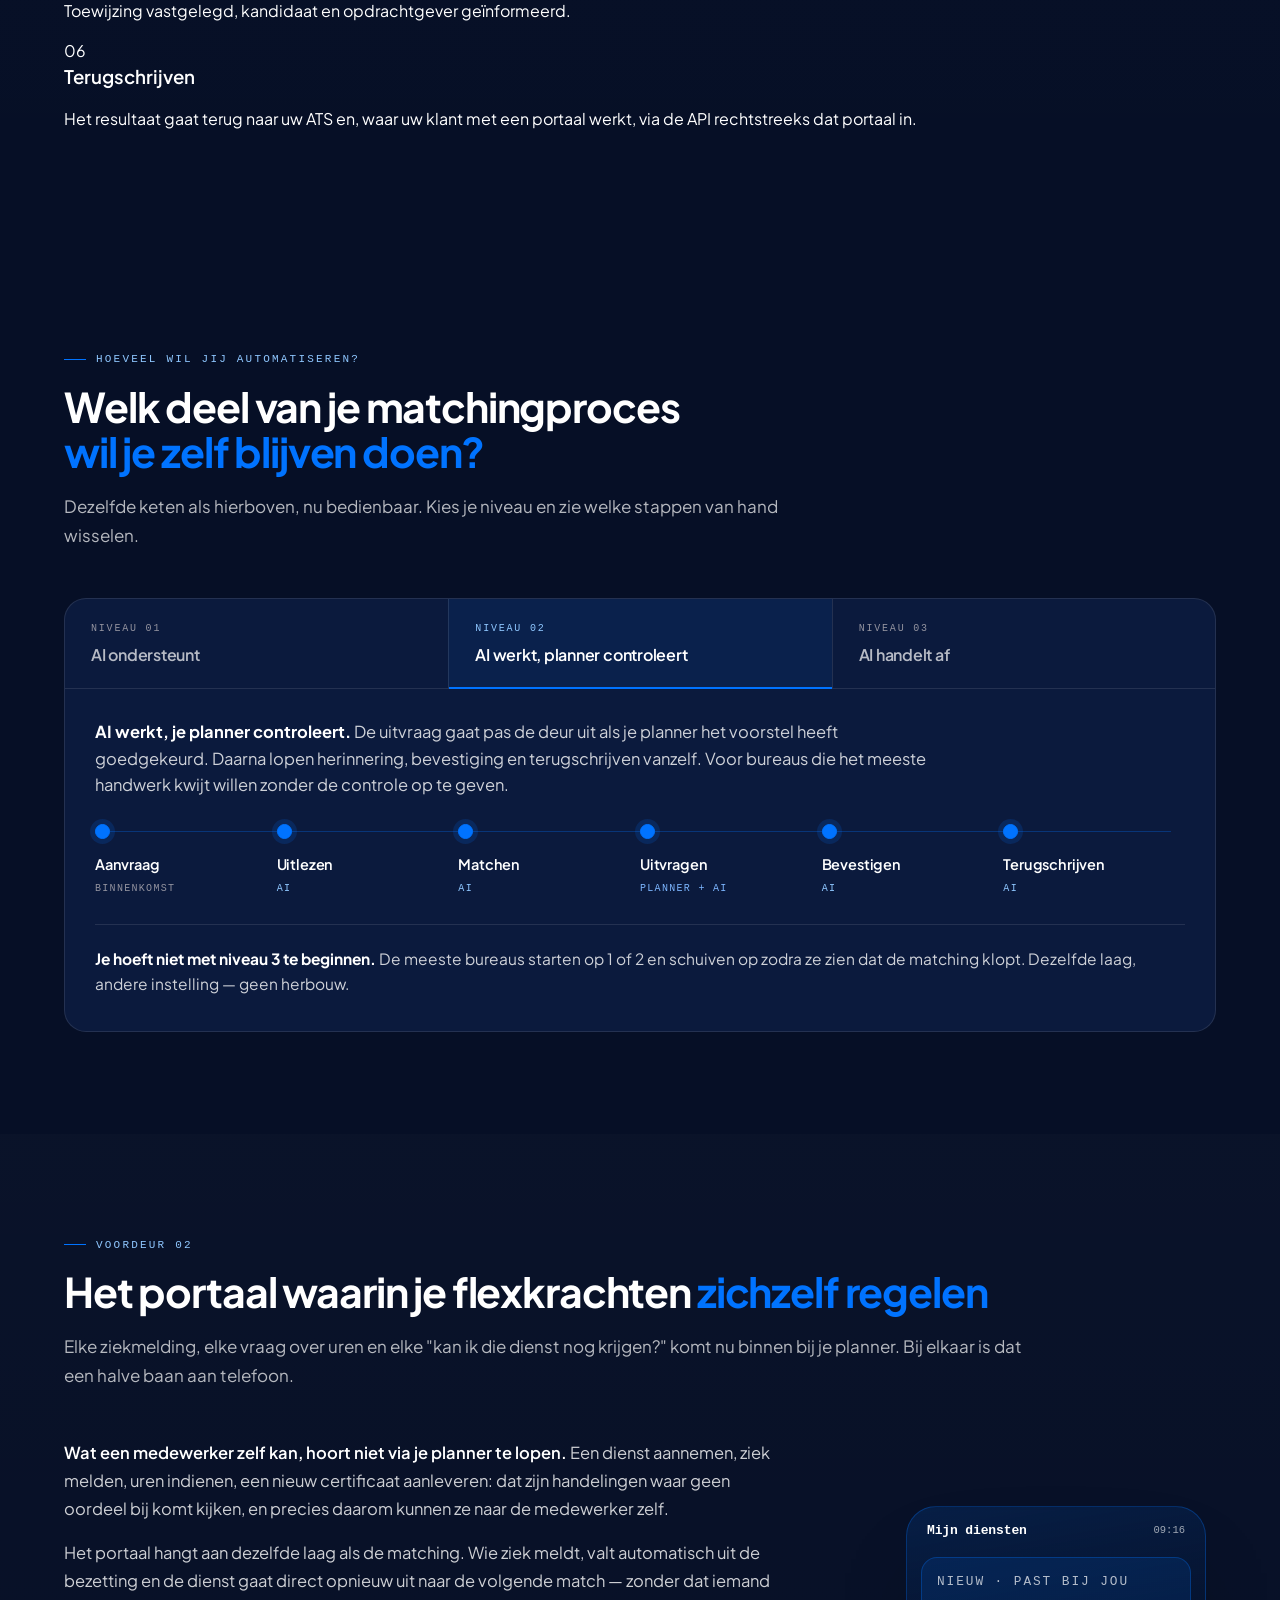
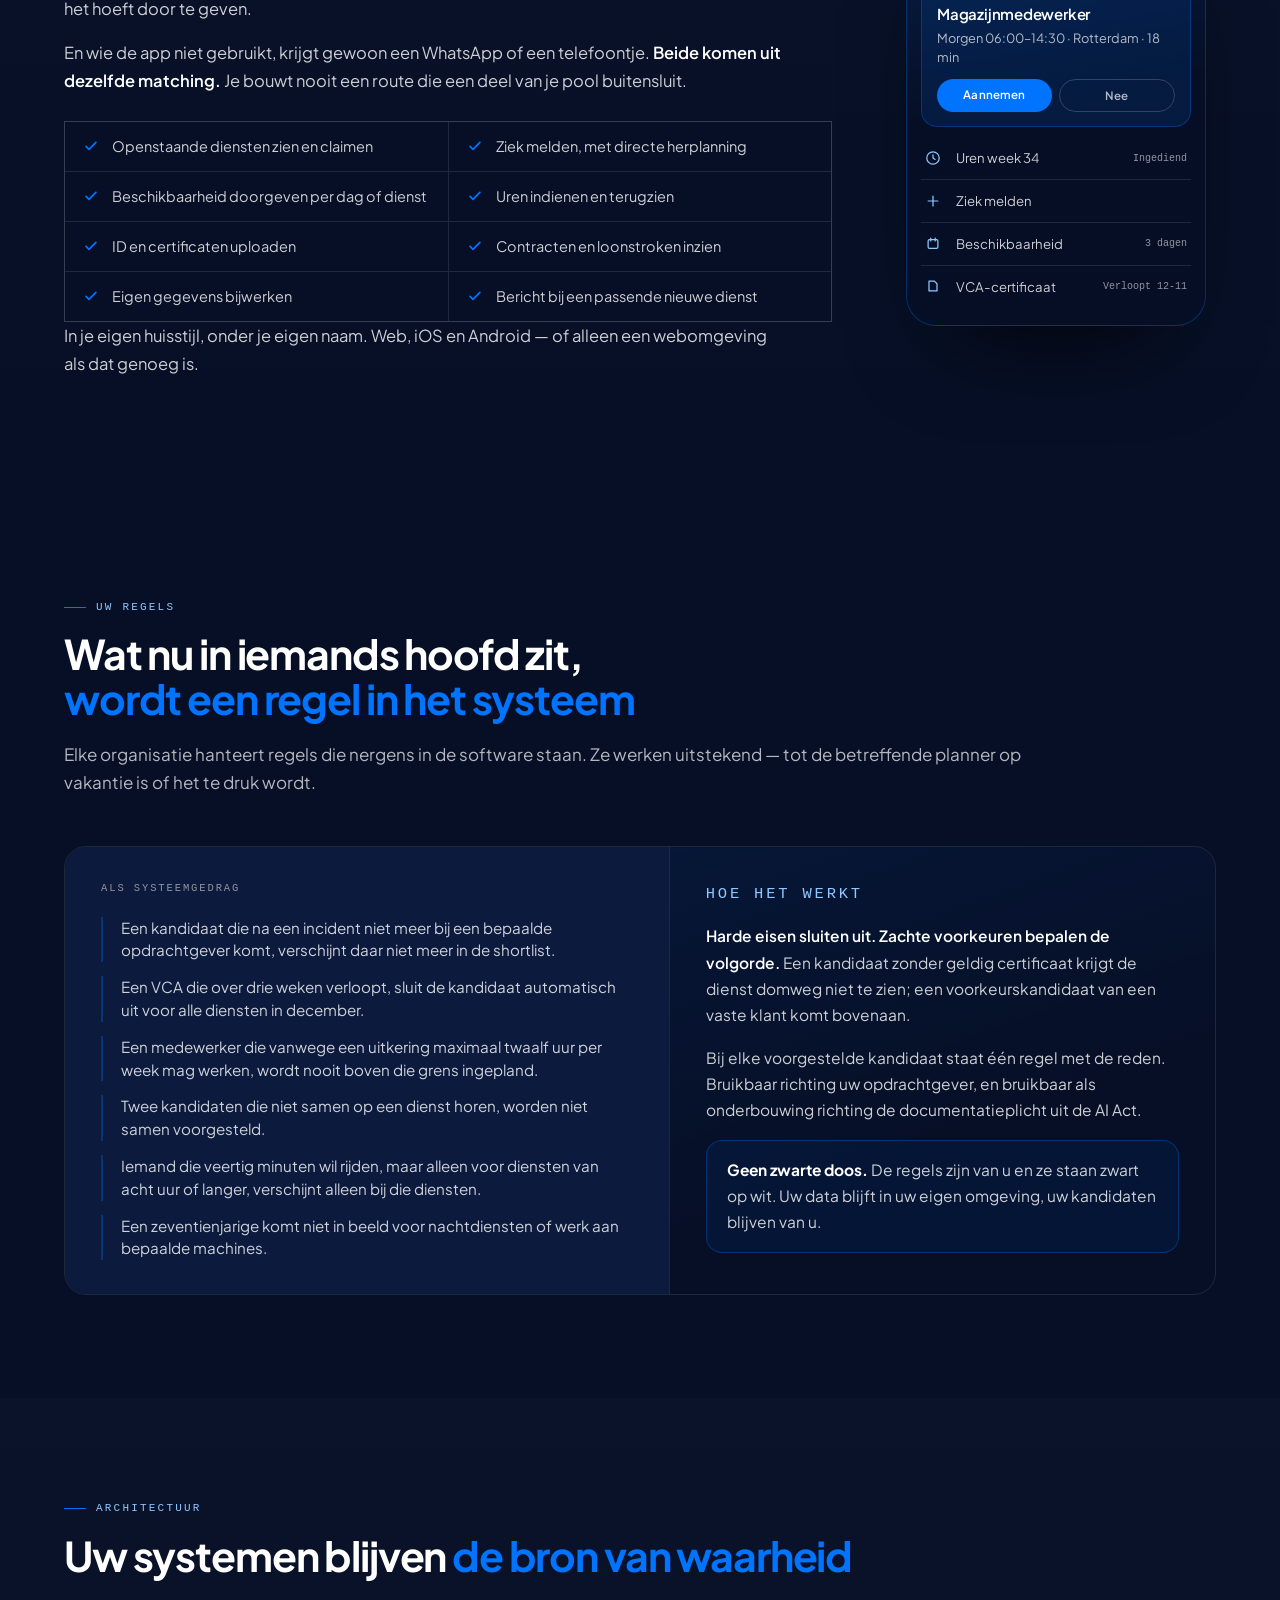
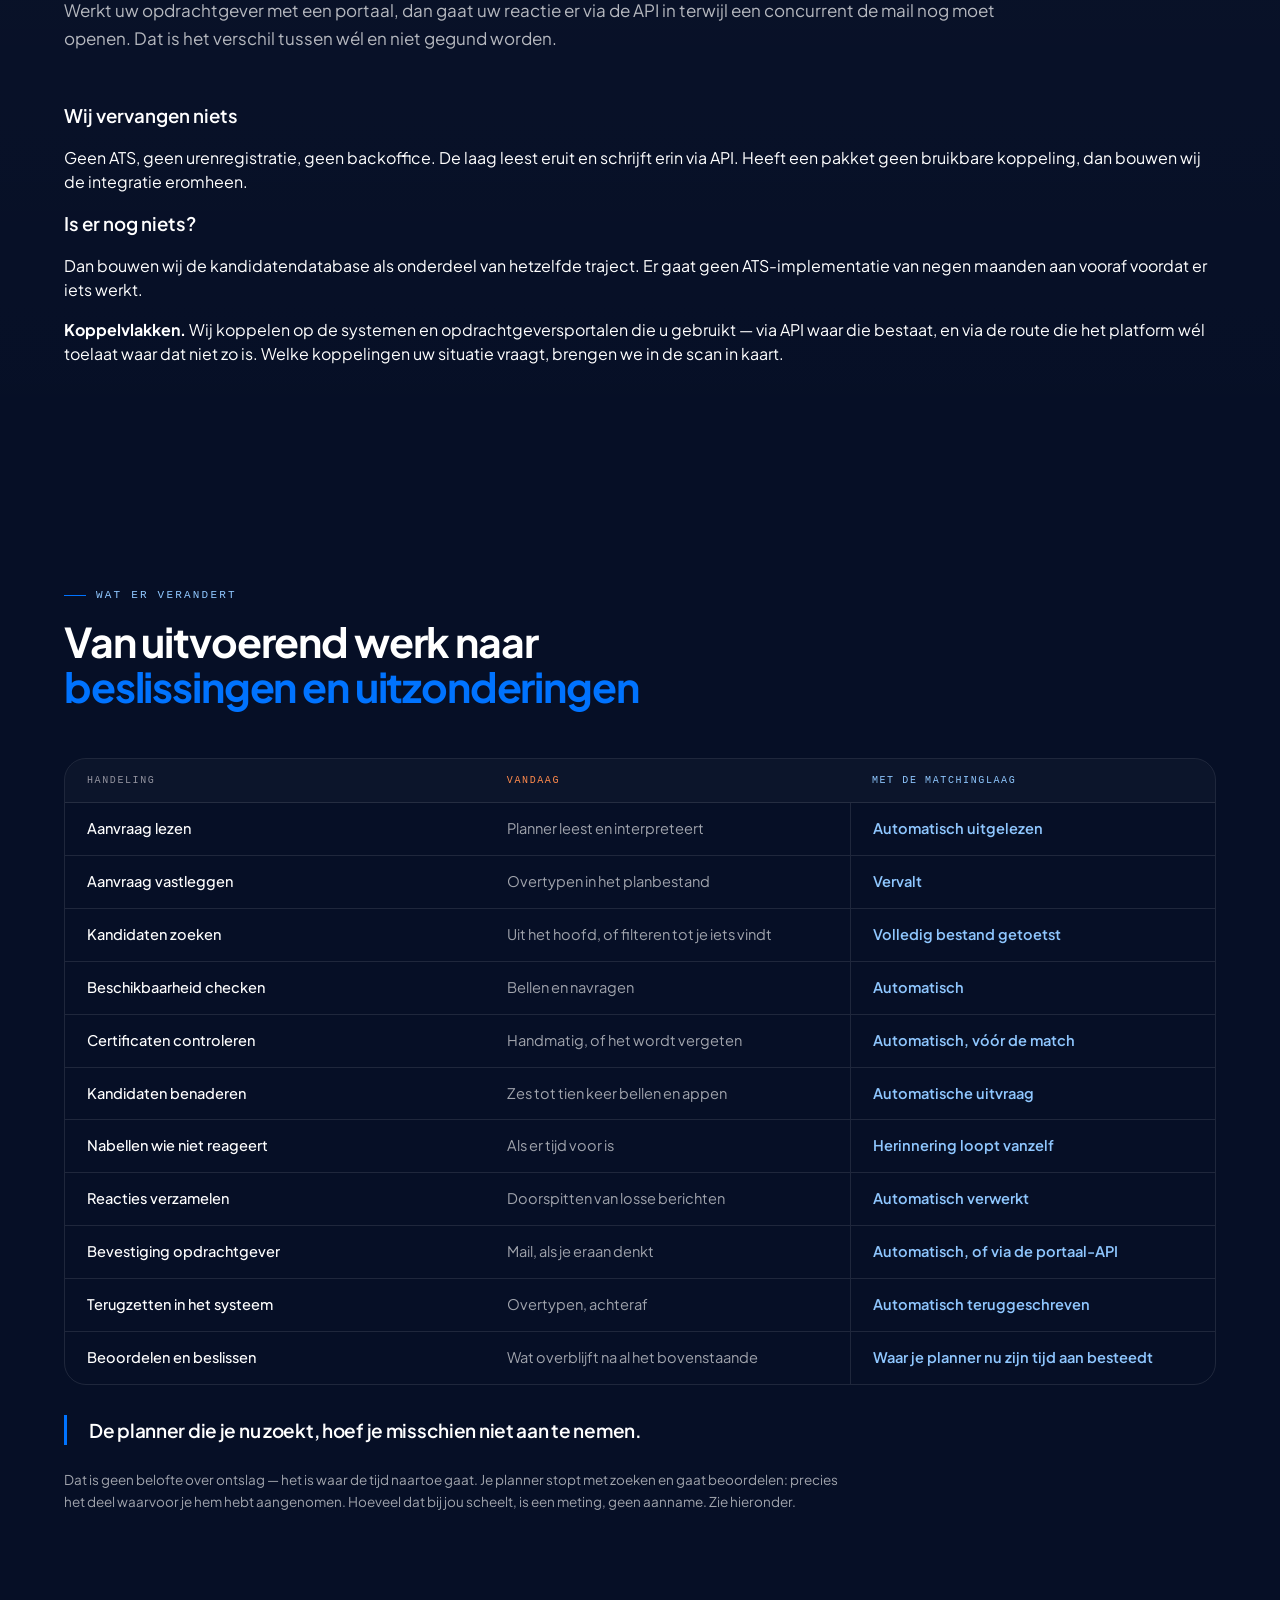
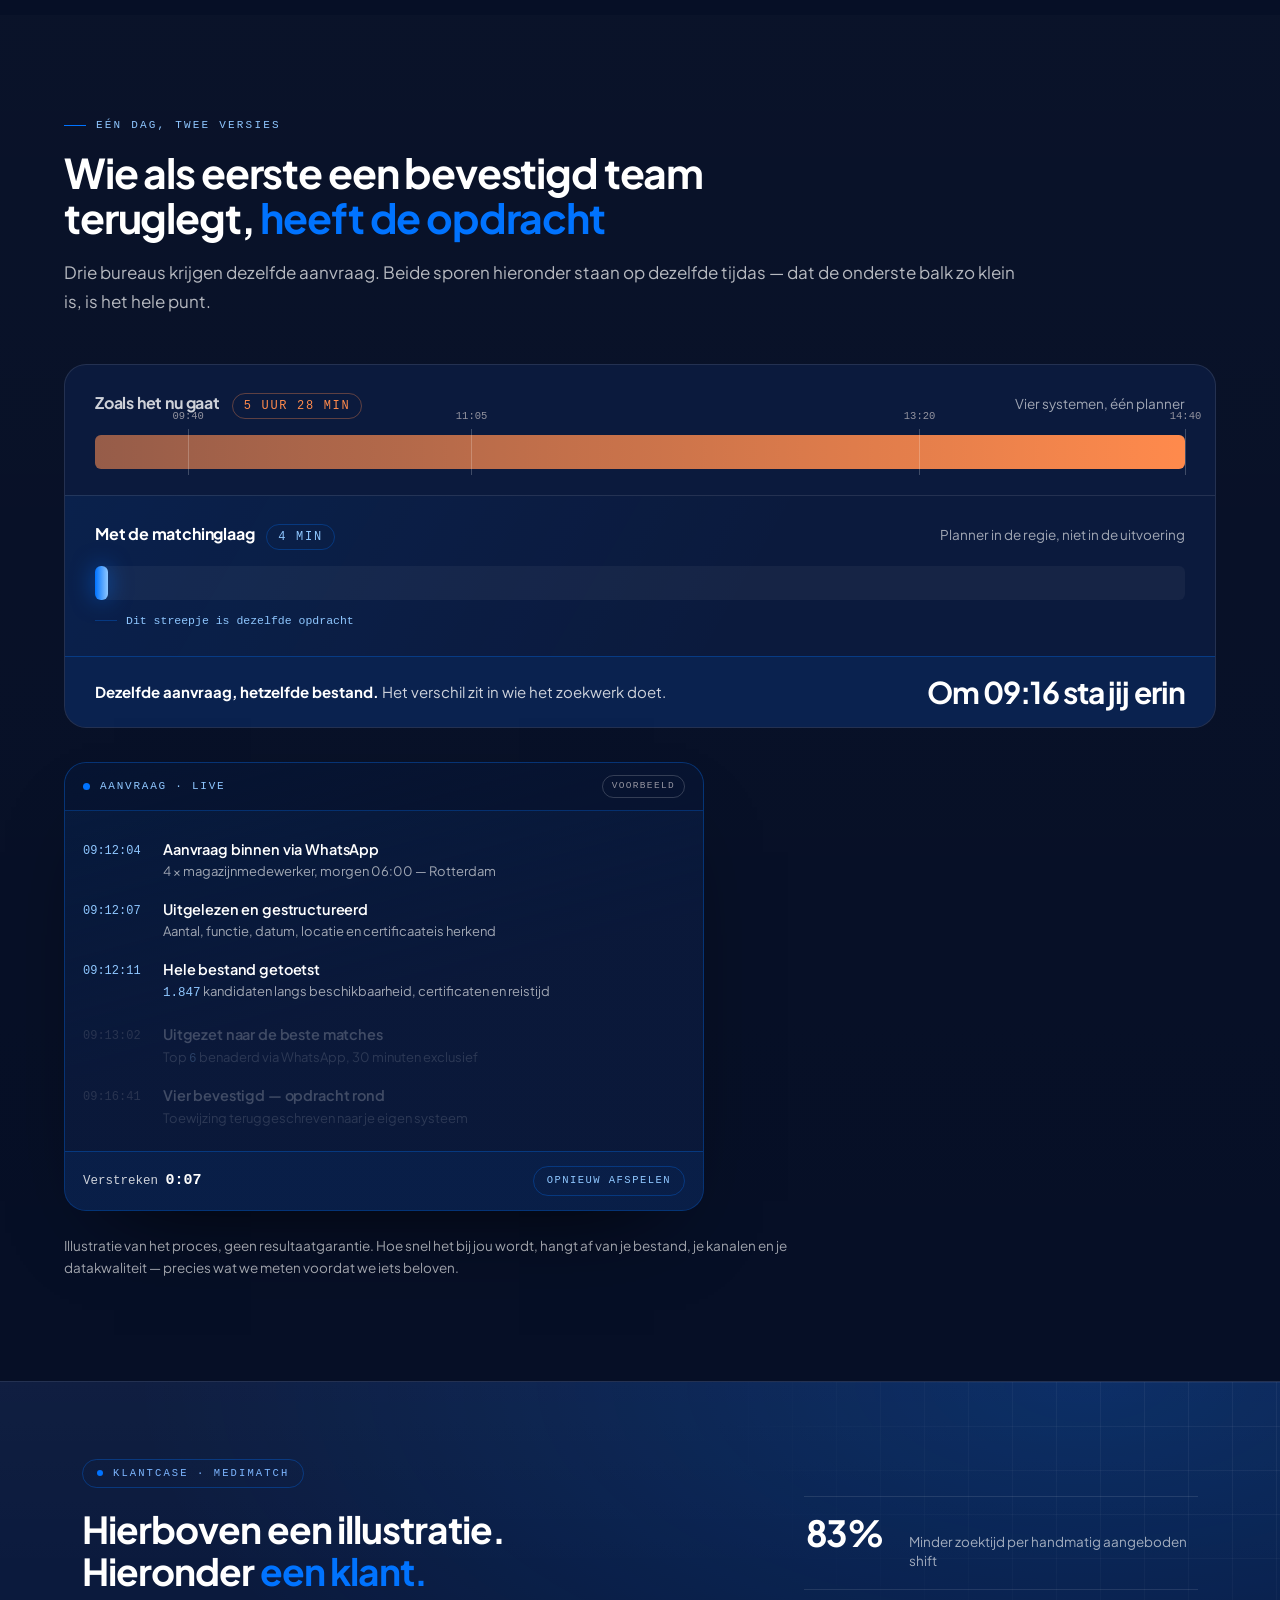
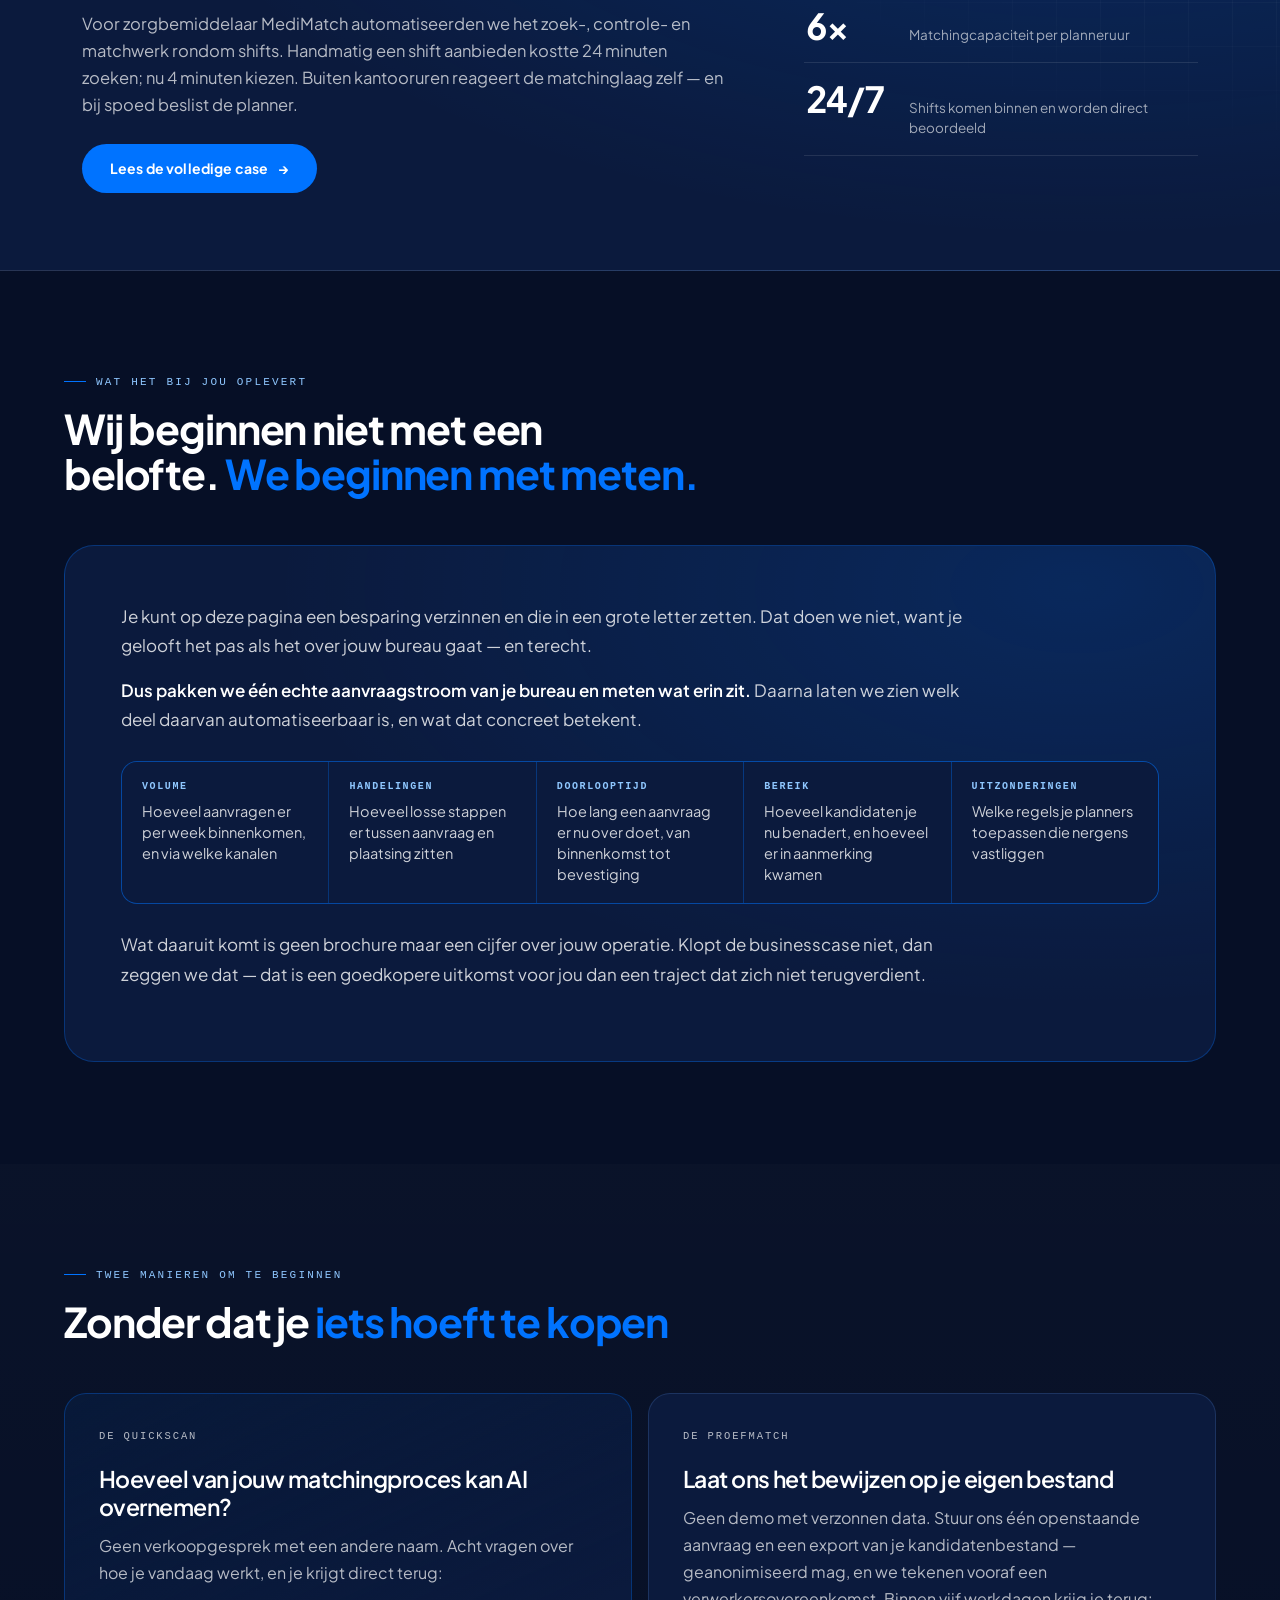
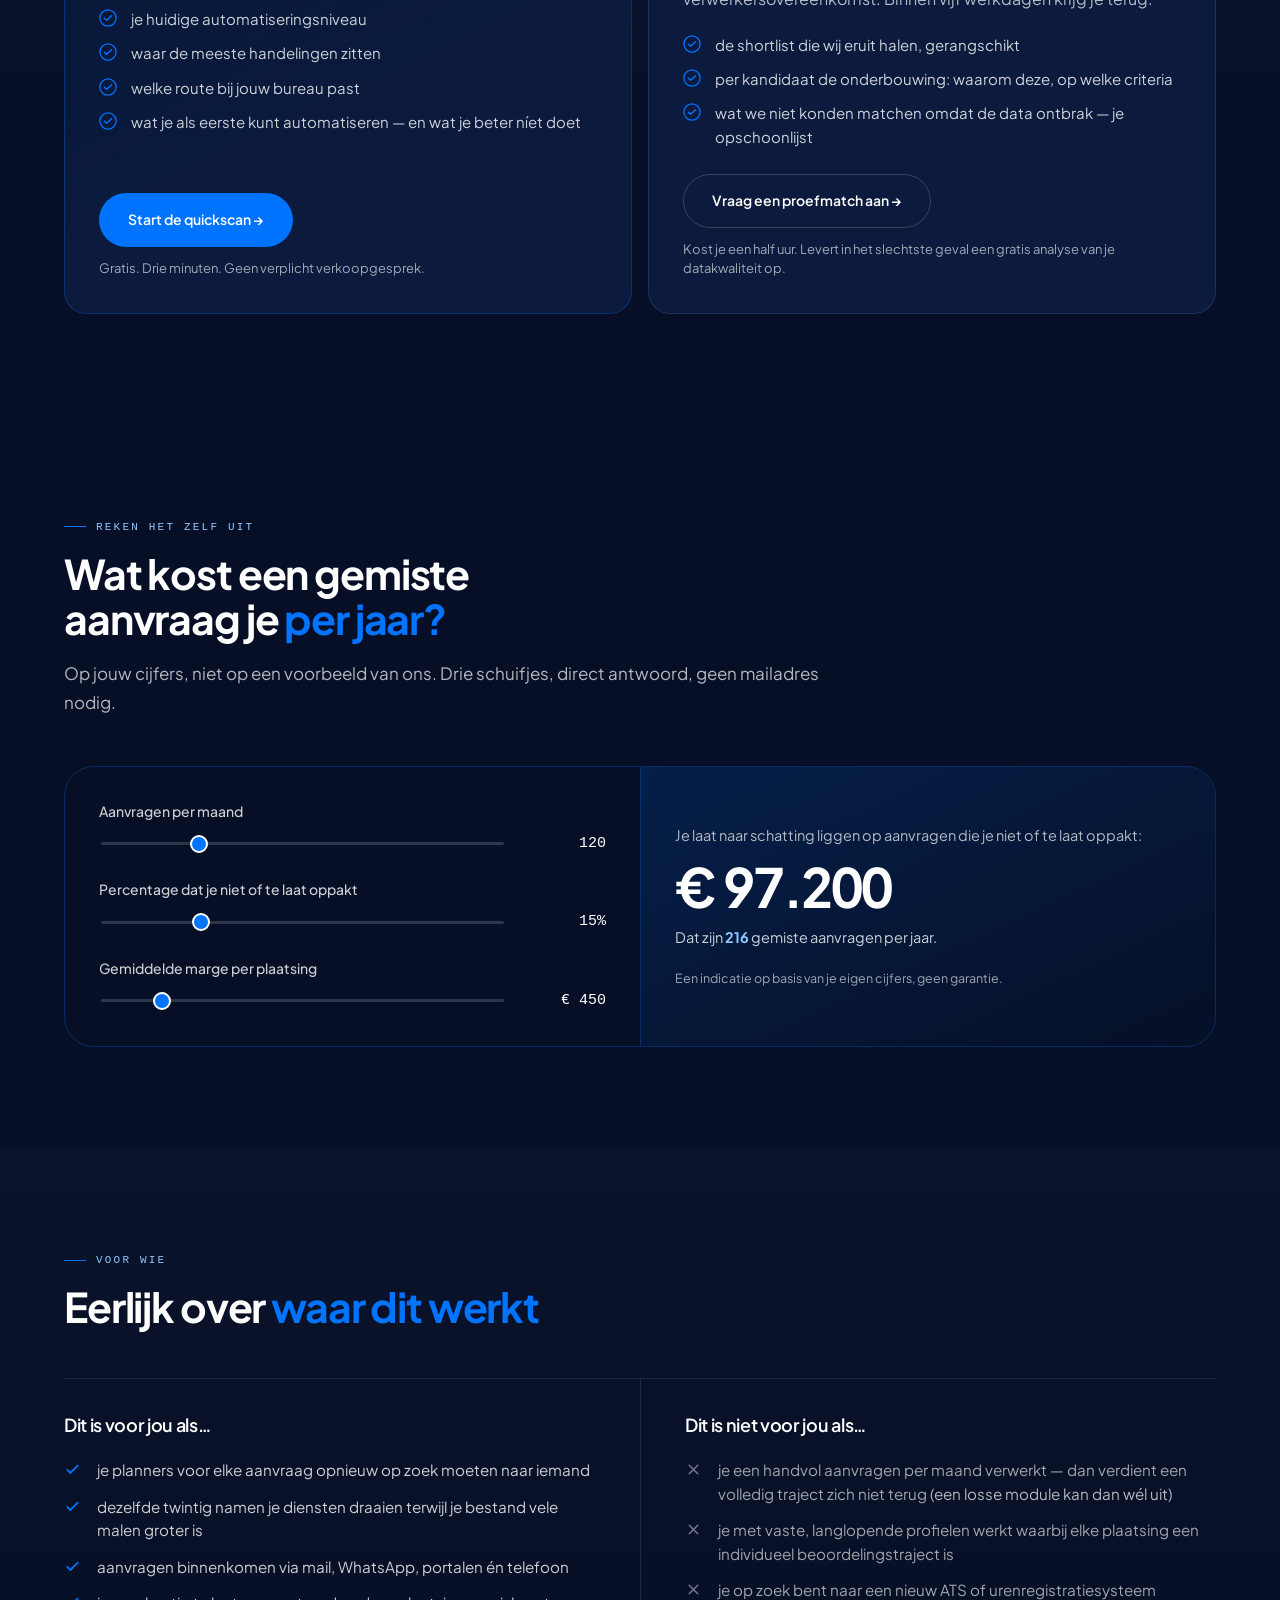
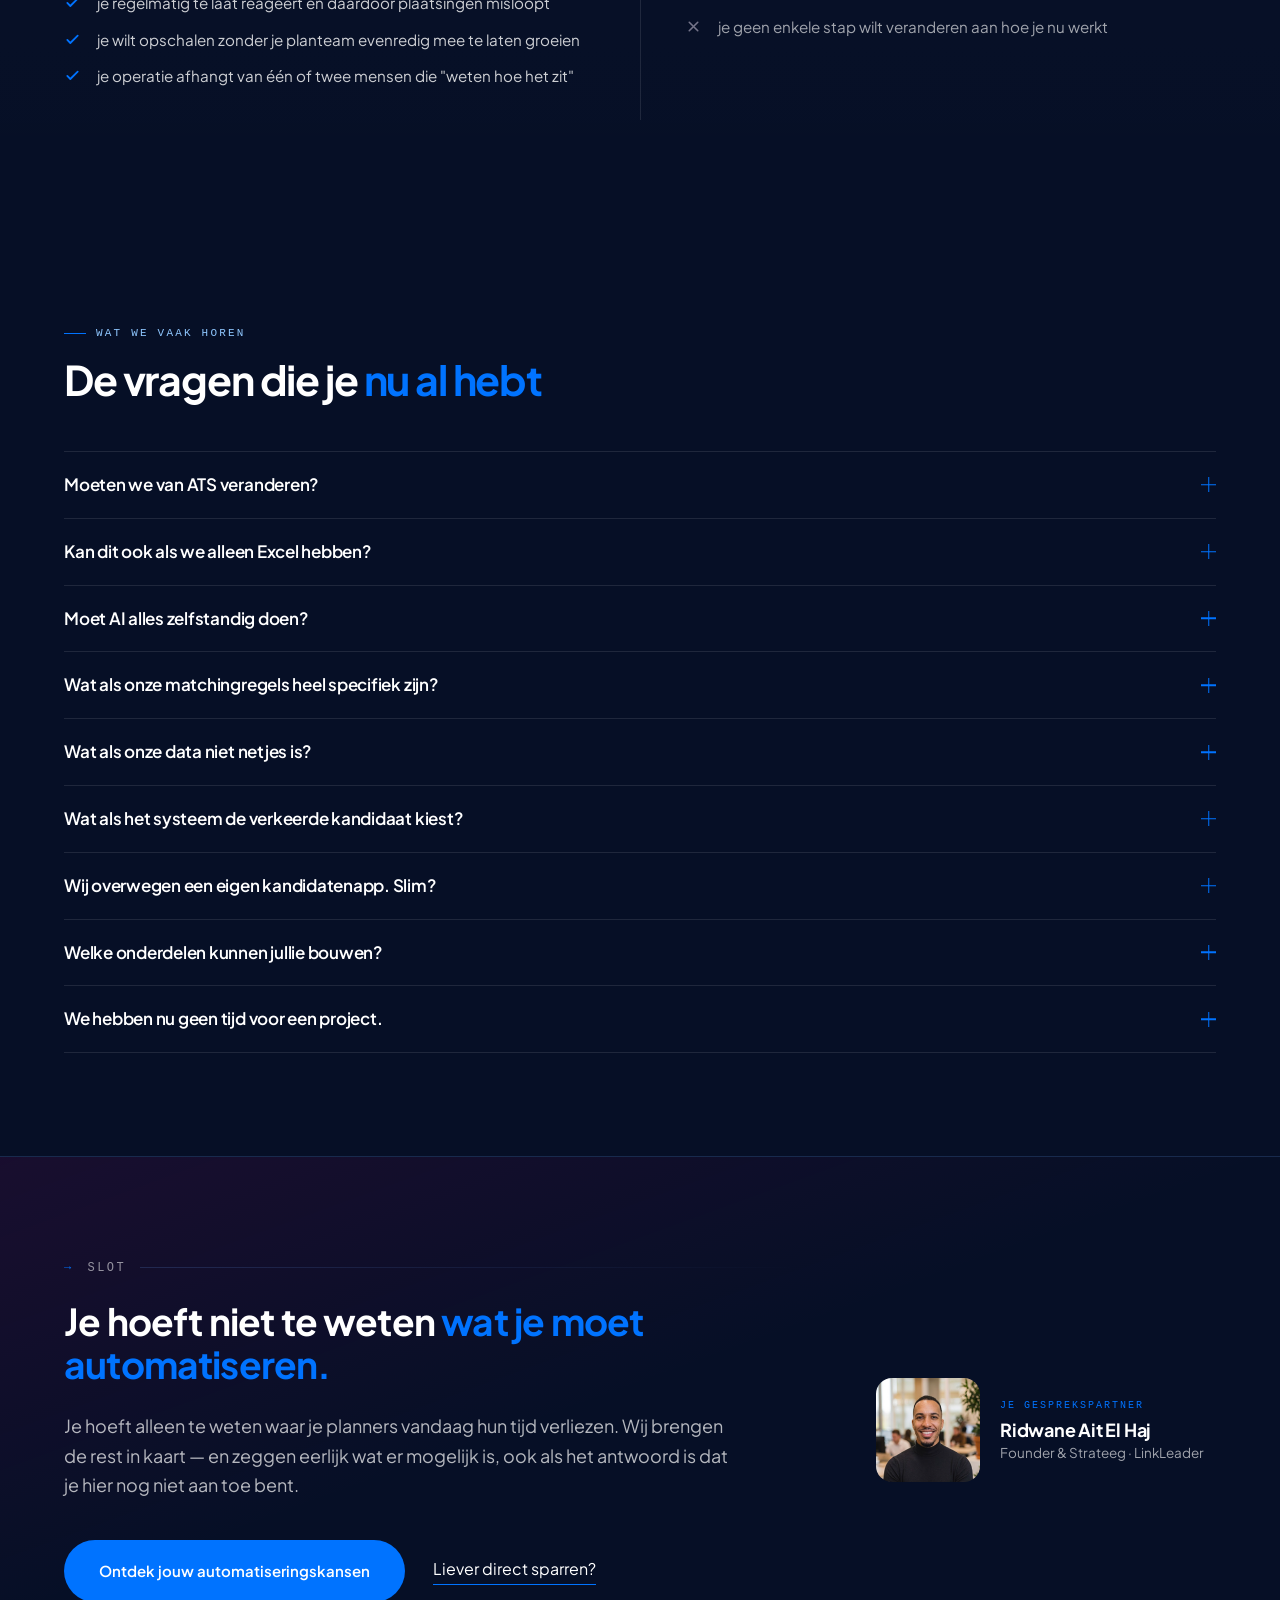
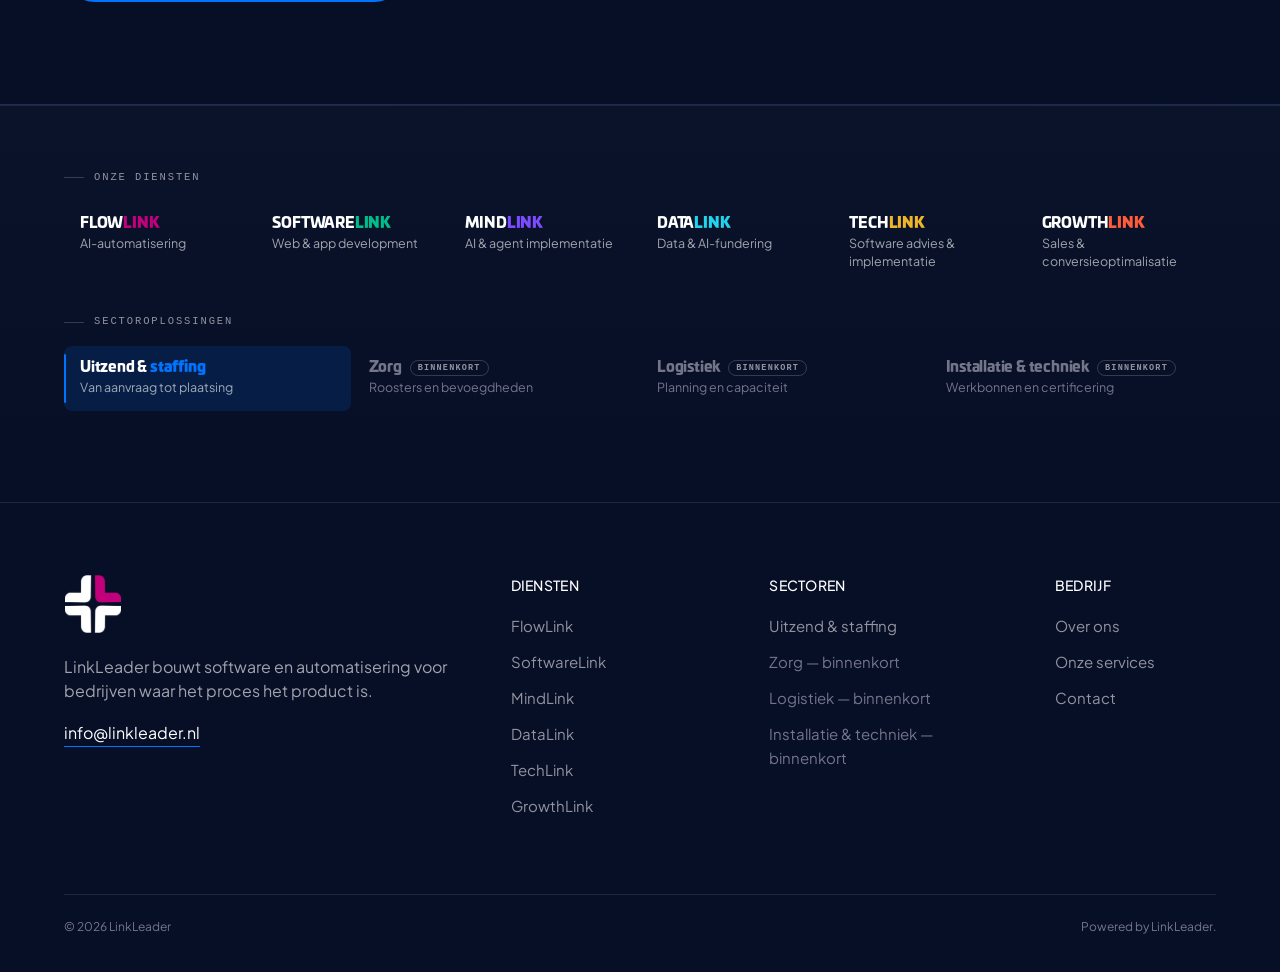
<file: uitzendbureaus.html>
<!DOCTYPE html>
<html lang="nl">
<head>
<meta charset="utf-8">
<meta name="viewport" content="width=device-width, initial-scale=1">
<title>Automatiseer je matchingproces — LinkLeader voor uitzendbureaus</title>
<meta name="description" content="AI die kandidaten zoekt, matcht, uitvraagt en opvolgt volgens de regels van jouw bureau. Meer diensten draaien zonder extra planners aan te nemen.">
<link rel="preconnect" href="https://fonts.googleapis.com">
<link rel="preconnect" href="https://fonts.gstatic.com" crossorigin>
<link href="https://fonts.googleapis.com/css2?family=Plus+Jakarta+Sans:wght@400;500;600;700&display=swap" rel="stylesheet">
<link rel="stylesheet" href="styles.css?v=14">
<link rel="stylesheet" href="nav-services.css?v=6">
<link rel="stylesheet" href="fl-kit.css?v=10">
<link rel="stylesheet" href="matchlink.css?v=8">
</head>
<body>

<div class="mx-progress" aria-hidden="true"><span></span></div>

<header class="nav">
  <div class="wide nav__inner">
    <a href="index.html" class="brand-link" aria-label="LinkLeader home">
      <img class="brand-link__logo" src="logo.png?v=1" alt="">
    </a>
    <nav class="nav__links">
      <a href="over-ons.html">Over ons</a>
      <a class="nav__svc" href="services.html" aria-expanded="false" aria-controls="svcmenu" aria-current="page">Onze services</a>
      <a href="contact.html">Contact</a>
    </nav>
    <a class="nav__cta" href="contact.html"><span>Samenwerken</span></a>
    <button class="nav__toggle" aria-expanded="false" aria-controls="mnav" aria-label="Menu"><span></span></button>
  </div>

  <div class="mega" id="svcmenu">
    <div class="wide">
      <div class="mega__in">
        <div class="mega__col">
          <p class="mega__k">Diensten</p>
          <div class="mega__grid">
            <a class="svci" href="ai-automation.html" style="--a:var(--acc-flow)"><span class="svci__w">FLOW<i>LINK</i></span><span class="svci__d">AI-automatisering</span></a>
            <a class="svci" href="softwarelink.html" style="--a:var(--acc-software)"><span class="svci__w">SOFTWARE<i>LINK</i></span><span class="svci__d">Web &amp; app development</span></a>
            <a class="svci" href="mindlink.html" style="--a:var(--acc-mind)"><span class="svci__w">MIND<i>LINK</i></span><span class="svci__d">AI &amp; agent implementatie</span></a>
            <a class="svci" href="datalink.html" style="--a:var(--acc-data)"><span class="svci__w">DATA<i>LINK</i></span><span class="svci__d">Data &amp; AI-fundering</span></a>
            <a class="svci" href="techlink.html" style="--a:var(--acc-tech)"><span class="svci__w">TECH<i>LINK</i></span><span class="svci__d">Software advies &amp; implementatie</span></a>
            <a class="svci" href="growthlink.html" style="--a:var(--acc-growth)"><span class="svci__w">GROWTH<i>LINK</i></span><span class="svci__d">Sales &amp; conversieoptimalisatie</span></a>
          </div>
        </div>
        <div class="mega__col mega__col--sect">
          <p class="mega__k">Sectoren</p>
          <div class="mega__grid">
            <a class="svci" href="uitzendbureaus.html" style="--a:var(--acc-staffing)" aria-current="page"><span class="svci__w">Uitzend &amp;<i> staffing</i></span><span class="svci__d">Van aanvraag tot plaatsing</span></a>
            <span class="svci svci--soon" style="--a:var(--acc-mind)"><span class="svci__w">Zorg<span class="svci__soon">Binnenkort</span></span><span class="svci__d">Roosters en bevoegdheden</span></span>
            <span class="svci svci--soon" style="--a:var(--acc-data)"><span class="svci__w">Logistiek<span class="svci__soon">Binnenkort</span></span><span class="svci__d">Planning en capaciteit</span></span>
            <span class="svci svci--soon" style="--a:var(--acc-tech)"><span class="svci__w">Installatie &amp; techniek<span class="svci__soon">Binnenkort</span></span><span class="svci__d">Werkbonnen en certificering</span></span>
          </div>
        </div>
      </div>
      <div class="mega__foot">
        <a href="services.html">Alle diensten en sectoren →</a>
        <p>Weet je niet waar te beginnen? <a href="contact.html">Plan een kennismaking</a></p>
      </div>
    </div>
  </div>

  <div class="nav__panel wide" id="mnav">
    <a href="over-ons.html">Over ons</a>
    <details class="mnav__grp" open>
      <summary>Onze services</summary>
      <div class="mnav__body">
        <p class="mnav__k">Diensten</p>
        <a class="" href="ai-automation.html" style="--a:var(--acc-flow)"><span class="svci__w">FLOW<i>LINK</i></span><span class="svci__d">AI-automatisering</span></a>
        <a class="" href="softwarelink.html" style="--a:var(--acc-software)"><span class="svci__w">SOFTWARE<i>LINK</i></span><span class="svci__d">Web &amp; app development</span></a>
        <a class="" href="mindlink.html" style="--a:var(--acc-mind)"><span class="svci__w">MIND<i>LINK</i></span><span class="svci__d">AI &amp; agent implementatie</span></a>
        <a class="" href="datalink.html" style="--a:var(--acc-data)"><span class="svci__w">DATA<i>LINK</i></span><span class="svci__d">Data &amp; AI-fundering</span></a>
        <a class="" href="techlink.html" style="--a:var(--acc-tech)"><span class="svci__w">TECH<i>LINK</i></span><span class="svci__d">Software advies &amp; implementatie</span></a>
        <a class="" href="growthlink.html" style="--a:var(--acc-growth)"><span class="svci__w">GROWTH<i>LINK</i></span><span class="svci__d">Sales &amp; conversieoptimalisatie</span></a>
        <div class="mnav__sect"><p class="mnav__k">Sectoren</p>
        <a class="" href="uitzendbureaus.html" style="--a:var(--acc-staffing)" aria-current="page"><span class="svci__w">Uitzend &amp;<i> staffing</i></span><span class="svci__d">Van aanvraag tot plaatsing</span></a>
        <span class=" svci--soon" style="--a:var(--acc-mind)"><span class="svci__w">Zorg<span class="svci__soon">Binnenkort</span></span><span class="svci__d">Roosters en bevoegdheden</span></span>
        <span class=" svci--soon" style="--a:var(--acc-data)"><span class="svci__w">Logistiek<span class="svci__soon">Binnenkort</span></span><span class="svci__d">Planning en capaciteit</span></span>
        <span class=" svci--soon" style="--a:var(--acc-tech)"><span class="svci__w">Installatie &amp; techniek<span class="svci__soon">Binnenkort</span></span><span class="svci__d">Werkbonnen en certificering</span></span>
        </div>
        <p class="mnav__k">Overzicht</p>
        <a href="services.html">Alle diensten en sectoren</a>
      </div>
    </details>
    <a href="contact.html">Contact</a>
    <a class="btn btn--primary btn--full" href="contact.html">Samenwerken</a>
  </div>
</header>

<!-- ================= HERO ================= -->
<!-- ================= CASEBALK =================
     Direct onder de hero, want dit is het sterkste argument op de
     pagina. Het volledige caseblok staat verderop; dit is de aankondiging. -->
<div class="casebar__band">
  <a class="casebar" href="case-medimatch.html">
    <span class="casebar__k">Case study</span>
    <span class="casebar__txt"><b>MediMatch automatiseerde het matchen van zorgpersoneel.</b>
      Zoektijd per handmatig aangeboden shift van 24 naar 4 minuten &mdash; <em>83% minder</em>.</span>
    <span class="casebar__go">Lees de case <span aria-hidden="true">&rarr;</span></span>
  </a>
</div>

<section class="mx-hero" id="mxHero">
  <div class="mx-hero__photo" aria-hidden="true"></div>
  <canvas class="mx-hero__canvas" id="mxHeroGrid" aria-hidden="true"></canvas>
  <div class="mx-hero__in">
    <p class="crumb"><a href="services.html">Onze services</a> / Uitzend &amp; staffing</p>
    <p class="mx-kick">De slimste AI-stap voor uitzendbureaus</p>
    <h1>Automatiseer je <em>matchingproces.</em></h1>

    <ul class="mx-usps">
      <li class="mx-usp">
        <!-- Volume dat oploopt: meer vervulde diensten per periode. -->
        <svg class="mx-usp__viz" viewBox="0 0 96 44" aria-hidden="true">
          <rect x="0"  y="32" width="11" height="12" rx="2" fill="rgba(255,255,255,.16)"/>
          <rect x="17" y="27" width="11" height="17" rx="2" fill="rgba(255,255,255,.22)"/>
          <rect x="34" y="22" width="11" height="22" rx="2" fill="rgba(0,115,255,.45)"/>
          <rect x="51" y="16" width="11" height="28" rx="2" fill="rgba(0,115,255,.65)"/>
          <rect x="68" y="9"  width="11" height="35" rx="2" fill="rgba(0,115,255,.85)"/>
          <rect x="85" y="0"  width="11" height="44" rx="2" fill="#0073FF"/>
        </svg>
        <p class="mx-usp__cap">Vervulde diensten</p>
        <p>Genereer meer omzet door meer diensten sneller te vervullen.</p>
      </li>
      <li class="mx-usp">
        <!-- Wisselende uitslag die vlak wordt: van toevalstreffers naar
             een niveau dat elke keer gehaald wordt. -->
        <svg class="mx-usp__viz" viewBox="0 0 96 44" aria-hidden="true">
          <rect x="0"  y="10" width="11" height="34" rx="2" fill="rgba(255,255,255,.16)"/>
          <rect x="17" y="28" width="11" height="16" rx="2" fill="rgba(255,255,255,.22)"/>
          <rect x="34" y="8"  width="11" height="36" rx="2" fill="rgba(0,115,255,.55)"/>
          <rect x="51" y="8"  width="11" height="36" rx="2" fill="rgba(0,115,255,.7)"/>
          <rect x="68" y="8"  width="11" height="36" rx="2" fill="rgba(0,115,255,.85)"/>
          <rect x="85" y="8"  width="11" height="36" rx="2" fill="#0073FF"/>
        </svg>
        <p class="mx-usp__cap">Matchkwaliteit</p>
        <p>Verhoog klanttevredenheid door consistente, kwalitatieve matches.</p>
      </li>
      <li class="mx-usp">
        <!-- Output loopt op terwijl de stippellijn — je bezetting —
             op dezelfde hoogte blijft liggen. -->
        <svg class="mx-usp__viz" viewBox="0 0 96 44" aria-hidden="true">
          <rect x="0"  y="30" width="11" height="14" rx="2" fill="rgba(255,255,255,.16)"/>
          <rect x="17" y="25" width="11" height="19" rx="2" fill="rgba(255,255,255,.22)"/>
          <rect x="34" y="19" width="11" height="25" rx="2" fill="rgba(0,115,255,.45)"/>
          <rect x="51" y="13" width="11" height="31" rx="2" fill="rgba(0,115,255,.65)"/>
          <rect x="68" y="6"  width="11" height="38" rx="2" fill="rgba(0,115,255,.85)"/>
          <rect x="85" y="0"  width="11" height="44" rx="2" fill="#0073FF"/>
          <line class="mx-usp__line" x1="0" y1="26" x2="96" y2="26"
                stroke="#8FC7FF" stroke-width="1.9" stroke-dasharray="5 4" opacity=".9"/>
        </svg>
        <p class="mx-usp__cap">Output vs. bezetting</p>
        <p>Verhoog de planningsproductiviteit zonder extra planners.</p>
      </li>
    </ul>

    <p class="mx-hero__sub">Wij bouwen automatisering met AI die kandidaten zoekt, matcht, uitvraagt en automatisch opvolgt — <b>volgens de regels van jouw bureau.</b></p>
    <p class="mx-hero__body">Zo kan je huidige planningsteam meer aanvragen verwerken, sneller reageren en meer diensten draaien, zonder dat je voor iedere groeistap nieuwe planners hoeft aan te nemen.</p>
    <p class="mx-hero__punch">Minder handwerk. Meer capaciteit. Betere matches.</p>

    <div class="mx-hero__actions">
      <a class="btn btn--primary" href="#quickscan" data-magnetic>Ontdek wat je kunt automatiseren →</a>
    </div>
    <p class="mx-hero__note">Vul de gratis quickscan in en ontvang een uitgebreid impact-rapport voor jouw organisatie.</p>

    <!-- De keten: wat er tussen aanvraag en plaatsing gebeurt, als één
         lijn. Komt verderop terug als bedienbaar spectrum. -->
    <div class="mx-chain">
      <p class="mx-chain__lbl">Wat wij automatiseren</p>
      <div class="mx-chain__row">
        <div class="mx-node"><span class="mx-node__dot" aria-hidden="true"></span><span class="mx-node__t">Aanvraag</span><span class="mx-node__w">Binnenkomst</span></div>
        <div class="mx-node"><span class="mx-node__dot" aria-hidden="true"></span><span class="mx-node__t">Uitlezen</span><span class="mx-node__w is-ai">AI</span></div>
        <div class="mx-node"><span class="mx-node__dot" aria-hidden="true"></span><span class="mx-node__t">Matchen</span><span class="mx-node__w is-ai">AI</span></div>
        <div class="mx-node"><span class="mx-node__dot" aria-hidden="true"></span><span class="mx-node__t">Uitvragen</span><span class="mx-node__w is-ai">AI</span></div>
        <div class="mx-node"><span class="mx-node__dot" aria-hidden="true"></span><span class="mx-node__t">Bevestigen</span><span class="mx-node__w is-ai">AI</span></div>
        <div class="mx-node"><span class="mx-node__dot" aria-hidden="true"></span><span class="mx-node__t">Terugschrijven</span><span class="mx-node__w is-ai">ATS / portaal</span></div>
      </div>
    </div>
  </div>
</section>

<!-- ================= HET PROBLEEM + STARTPUNTEN ================= -->
<section class="mx-band">
  <div class="wide">
    <div class="mx-head mx-rev">
      <p class="mx-eyebrow">Het probleem</p>
      <h2 class="mx-h2">Uw systemen registreren het proces. <em>Uw mensen voeren het uit.</em></h2>
    </div>

    <div class="mx-split mx-rev">
      <div class="mx-split__c">
        <h3>Wat er tussen aanvraag en plaatsing gebeurt</h3>
        <p>Tussen een binnengekomen aanvraag en een bevestigde plaatsing ligt een vaste reeks handelingen: de aanvraag lezen en overnemen, kandidaten zoeken, beschikbaarheid navragen, certificaten controleren, mensen benaderen en nabellen, reacties verwerken, bevestigen en terugboeken.</p>
      </div>
      <div class="mx-split__c">
        <h3>Wat dat kost</h3>
        <p>Elke stap kost doorlooptijd en is een plek waar informatie verloren gaat. Uw ATS legt het resultaat vast; het werk ertussen blijft mensenwerk. Ondertussen ligt dezelfde aanvraag bij twee andere bureaus.</p>
      </div>
      <div class="mx-split__foot">
        <p class="mx-verdict" style="margin:0">Dat traject automatiseren wij.</p>
      </div>
    </div>

    <div class="mx-rev" style="margin-top:44px">
      <p class="mx-eyebrow">Uw startpunt</p>
      <h2 class="mx-h2" style="font-size:clamp(21px,2.4vw,30px);margin-bottom:14px">Het probleem is overal hetzelfde. <em>Alleen het startpunt verschilt.</em></h2>
    </div>

    <div class="mx-layers mx-rev">
      <div class="mx-layer">
        <span class="mx-layer__n">01</span>
        <h3>Excel en mail</h3>
        <p>Er is niets om te migreren of af te schrijven. Wij bouwen de kandidatendatabase en zetten de matching er direct op, in hetzelfde traject.</p>
      </div>
      <div class="mx-layer">
        <span class="mx-layer__n">02</span>
        <h3>Een ATS dat draait</h3>
        <p>Uw software blijft de bron van waarheid. Wij koppelen erop en automatiseren de handelingen ertussen.</p>
      </div>
      <div class="mx-layer">
        <span class="mx-layer__n">03</span>
        <h3>Alles op orde</h3>
        <p>Het kortste traject: koppelingen, uw matchregels en de communicatiestroom. De rest heeft u al staan.</p>
      </div>
    </div>
    <p class="mx-fine">Welke route past, blijkt uit de scan.</p>
  </div>
</section>

<!-- ================= DE KETEN ================= -->
<section class="mx-band mx-band--alt" id="hoe">
  <div class="wide">
    <div class="mx-head mx-head--wide mx-rev">
      <p class="mx-eyebrow">Wat wij bouwen</p>
      <h2 class="mx-h2">Eén laag over <em>het volledige traject</em></h2>
    </div>

    <div class="mx-layers mx-rev">
      <div class="mx-layer">
        <span class="mx-layer__n">01</span>
        <h3>Intake</h3>
        <p>Een aanvraag per mail, WhatsApp of portaal wordt uitgelezen: aantal, functie, datum, locatie en gevraagde certificaten. Niemand tikt nog iets over.</p>
      </div>
      <div class="mx-layer">
        <span class="mx-layer__n">02</span>
        <h3>Matching</h3>
        <p>Uw volledige bestand wordt getoetst — niet de twintig namen die een planner paraat heeft. Op beschikbaarheid, certificaten, reistijd, eerdere inzet bij deze klant en uw eigen voorkeursregels.</p>
      </div>
      <div class="mx-layer">
        <span class="mx-layer__n">03</span>
        <h3>Toewijzen of uitvragen</h3>
        <p>Werkt u met vaste beschikbaarheid of contractuele inzetbaarheid, dan wijst het systeem de dienst zonder tussenkomst toe. Werkt u met een pool die zelf reageert, dan gaat de dienst uit naar de beste matches — direct, of eerst dertig minuten exclusief aan de top. Uitvragen is een keuze, geen voorwaarde.</p>
      </div>
      <div class="mx-layer">
        <span class="mx-layer__n">04</span>
        <h3>Opvolging</h3>
        <p>Bij uitvraag krijgt wie niet reageert een herinnering. Blijft het stil, dan schuift de dienst door naar de volgende groep en krijgt uw planner een seintje.</p>
      </div>
      <div class="mx-layer">
        <span class="mx-layer__n">05</span>
        <h3>Bevestiging</h3>
        <p>Toewijzing vastgelegd, kandidaat en opdrachtgever geïnformeerd.</p>
      </div>
      <div class="mx-layer">
        <span class="mx-layer__n">06</span>
        <h3>Terugschrijven</h3>
        <p>Het resultaat gaat terug naar uw ATS en, waar uw klant met een portaal werkt, via de API rechtstreeks dat portaal in.</p>
      </div>
    </div>
  </div>
</section>

<!-- ================= HET SPECTRUM ================= -->
<section class="mx-band">
  <div class="wide">
    <div class="mx-head mx-rev">
      <p class="mx-eyebrow">Hoeveel wil jij automatiseren?</p>
      <h2 class="mx-h2">Welk deel van je matchingproces <em>wil je zelf blijven doen?</em></h2>
      <p class="mx-lead">Dezelfde keten als hierboven, nu bedienbaar. Kies je niveau en zie welke stappen van hand wisselen.</p>
    </div>

    <div class="mx-spec mx-rev">
      <div class="mx-spec__tabs" role="tablist">
        <button class="mx-lvl" role="tab" aria-selected="false" data-lvl="1" type="button">
          <span class="mx-lvl__k">Niveau 01</span>
          <span class="mx-lvl__t">AI ondersteunt</span>
        </button>
        <button class="mx-lvl is-on" role="tab" aria-selected="true" data-lvl="2" type="button">
          <span class="mx-lvl__k">Niveau 02</span>
          <span class="mx-lvl__t">AI werkt, planner controleert</span>
        </button>
        <button class="mx-lvl" role="tab" aria-selected="false" data-lvl="3" type="button">
          <span class="mx-lvl__k">Niveau 03</span>
          <span class="mx-lvl__t">AI handelt af</span>
        </button>
      </div>
      <div class="mx-spec__body">
        <p class="mx-spec__say"></p>
        <div class="mx-chain">
          <div class="mx-chain__row">
            <div class="mx-node"><span class="mx-node__dot" aria-hidden="true"></span><span class="mx-node__t">Aanvraag</span><span class="mx-node__w">Binnenkomst</span></div>
            <div class="mx-node"><span class="mx-node__dot" aria-hidden="true"></span><span class="mx-node__t">Uitlezen</span><span class="mx-node__w">AI</span></div>
            <div class="mx-node"><span class="mx-node__dot" aria-hidden="true"></span><span class="mx-node__t">Matchen</span><span class="mx-node__w">AI</span></div>
            <div class="mx-node"><span class="mx-node__dot" aria-hidden="true"></span><span class="mx-node__t">Uitvragen</span><span class="mx-node__w">AI</span></div>
            <div class="mx-node"><span class="mx-node__dot" aria-hidden="true"></span><span class="mx-node__t">Bevestigen</span><span class="mx-node__w">AI</span></div>
            <div class="mx-node"><span class="mx-node__dot" aria-hidden="true"></span><span class="mx-node__t">Terugschrijven</span><span class="mx-node__w">AI</span></div>
          </div>
        </div>
        <p class="mx-spec__foot"><b>Je hoeft niet met niveau 3 te beginnen.</b> De meeste bureaus starten op 1 of 2 en schuiven op zodra ze zien dat de matching klopt. Dezelfde laag, andere instelling — geen herbouw.</p>
      </div>
    </div>
  </div>
</section>

<!-- ================= MEDEWERKERSPORTAAL ================= -->
<section class="mx-band mx-band--alt" id="portaal">
  <div class="wide">
    <div class="mx-head mx-head--wide mx-rev">
      <p class="mx-eyebrow">Voordeur 02</p>
      <h2 class="mx-h2">Het portaal waarin je flexkrachten <em>zichzelf regelen</em></h2>
      <p class="mx-lead">Elke ziekmelding, elke vraag over uren en elke "kan ik die dienst nog krijgen?" komt nu binnen bij je planner. Bij elkaar is dat een halve baan aan telefoon.</p>
    </div>

    <div class="mx-portal mx-rev">
      <div class="mx-portal__c">
        <p><strong>Wat een medewerker zelf kan, hoort niet via je planner te lopen.</strong> Een dienst aannemen, ziek melden, uren indienen, een nieuw certificaat aanleveren: dat zijn handelingen waar geen oordeel bij komt kijken, en precies daarom kunnen ze naar de medewerker zelf.</p>
        <p>Het portaal hangt aan dezelfde laag als de matching. Wie ziek meldt, valt automatisch uit de bezetting en de dienst gaat direct opnieuw uit naar de volgende match — zonder dat iemand het hoeft door te geven.</p>
        <p>En wie de app niet gebruikt, krijgt gewoon een WhatsApp of een telefoontje. <strong>Beide komen uit dezelfde matching.</strong> Je bouwt nooit een route die een deel van je pool buitensluit.</p>

        <ul class="mx-fnlist">
          <li><svg viewBox="0 0 18 18" fill="none" aria-hidden="true"><path d="M3.5 9.5l3.2 3.2L14.5 5" stroke="currentColor" stroke-width="2" stroke-linecap="round" stroke-linejoin="round"/></svg><span>Openstaande diensten zien en claimen</span></li>
          <li><svg viewBox="0 0 18 18" fill="none" aria-hidden="true"><path d="M3.5 9.5l3.2 3.2L14.5 5" stroke="currentColor" stroke-width="2" stroke-linecap="round" stroke-linejoin="round"/></svg><span>Ziek melden, met directe herplanning</span></li>
          <li><svg viewBox="0 0 18 18" fill="none" aria-hidden="true"><path d="M3.5 9.5l3.2 3.2L14.5 5" stroke="currentColor" stroke-width="2" stroke-linecap="round" stroke-linejoin="round"/></svg><span>Beschikbaarheid doorgeven per dag of dienst</span></li>
          <li><svg viewBox="0 0 18 18" fill="none" aria-hidden="true"><path d="M3.5 9.5l3.2 3.2L14.5 5" stroke="currentColor" stroke-width="2" stroke-linecap="round" stroke-linejoin="round"/></svg><span>Uren indienen en terugzien</span></li>
          <li><svg viewBox="0 0 18 18" fill="none" aria-hidden="true"><path d="M3.5 9.5l3.2 3.2L14.5 5" stroke="currentColor" stroke-width="2" stroke-linecap="round" stroke-linejoin="round"/></svg><span>ID en certificaten uploaden</span></li>
          <li><svg viewBox="0 0 18 18" fill="none" aria-hidden="true"><path d="M3.5 9.5l3.2 3.2L14.5 5" stroke="currentColor" stroke-width="2" stroke-linecap="round" stroke-linejoin="round"/></svg><span>Contracten en loonstroken inzien</span></li>
          <li><svg viewBox="0 0 18 18" fill="none" aria-hidden="true"><path d="M3.5 9.5l3.2 3.2L14.5 5" stroke="currentColor" stroke-width="2" stroke-linecap="round" stroke-linejoin="round"/></svg><span>Eigen gegevens bijwerken</span></li>
          <li><svg viewBox="0 0 18 18" fill="none" aria-hidden="true"><path d="M3.5 9.5l3.2 3.2L14.5 5" stroke="currentColor" stroke-width="2" stroke-linecap="round" stroke-linejoin="round"/></svg><span>Bericht bij een passende nieuwe dienst</span></li>
        </ul>
        <p class="mx-fine">In je eigen huisstijl, onder je eigen naam. Web, iOS en Android — of alleen een webomgeving als dat genoeg is.</p>
      </div>

      <div class="mx-phone" aria-hidden="true">
        <div class="mx-phone__bar"><b>Mijn diensten</b><span>09:16</span></div>
        <div class="mx-phone__screen">
          <div class="mx-shift">
            <p class="mx-shift__k">Nieuw · past bij jou</p>
            <h4>Magazijnmedewerker</h4>
            <p>Morgen 06:00–14:30 · Rotterdam · 18 min</p>
            <div class="mx-shift__btns">
              <span class="mx-shift__yes">Aannemen</span>
              <span class="mx-shift__no">Nee</span>
            </div>
          </div>
          <div class="mx-prow">
            <svg viewBox="0 0 18 18" fill="none"><circle cx="9" cy="9" r="7" stroke="currentColor" stroke-width="1.4"/><path d="M9 5.5V9l2.4 1.6" stroke="currentColor" stroke-width="1.4" stroke-linecap="round"/></svg>
            <span>Uren week 34</span><em>Ingediend</em>
          </div>
          <div class="mx-prow">
            <svg viewBox="0 0 18 18" fill="none"><path d="M9 3.5v11M3.5 9h11" stroke="currentColor" stroke-width="1.4" stroke-linecap="round"/></svg>
            <span>Ziek melden</span><em></em>
          </div>
          <div class="mx-prow">
            <svg viewBox="0 0 18 18" fill="none"><rect x="3.5" y="4" width="11" height="10" rx="1.6" stroke="currentColor" stroke-width="1.4"/><path d="M6.5 2.5v3M11.5 2.5v3" stroke="currentColor" stroke-width="1.4" stroke-linecap="round"/></svg>
            <span>Beschikbaarheid</span><em>3 dagen</em>
          </div>
          <div class="mx-prow">
            <svg viewBox="0 0 18 18" fill="none"><path d="M4.5 14.5V3.5h6L13.5 6.5v8z" stroke="currentColor" stroke-width="1.4" stroke-linejoin="round"/></svg>
            <span>VCA-certificaat</span><em>Verloopt 12-11</em>
          </div>
        </div>
      </div>
    </div>
  </div>
</section>

<!-- ================= JOUW REGELS ================= -->
<section class="mx-band">
  <div class="wide">
    <div class="mx-head mx-head--wide mx-rev">
      <p class="mx-eyebrow">Uw regels</p>
      <h2 class="mx-h2">Wat nu in iemands hoofd zit, <em>wordt een regel in het systeem</em></h2>
      <p class="mx-lead">Elke organisatie hanteert regels die nergens in de software staan. Ze werken uitstekend — tot de betreffende planner op vakantie is of het te druk wordt.</p>
    </div>

    <div class="mx-rules mx-rev">
      <div class="mx-rules__l">
        <p class="mx-rules__k">Als systeemgedrag</p>
        <ul class="mx-quotes mx-quotes--rules">
          <li>Een kandidaat die na een incident niet meer bij een bepaalde opdrachtgever komt, verschijnt daar niet meer in de shortlist.</li>
          <li>Een VCA die over drie weken verloopt, sluit de kandidaat automatisch uit voor alle diensten in december.</li>
          <li>Een medewerker die vanwege een uitkering maximaal twaalf uur per week mag werken, wordt nooit boven die grens ingepland.</li>
          <li>Twee kandidaten die niet samen op een dienst horen, worden niet samen voorgesteld.</li>
          <li>Iemand die veertig minuten wil rijden, maar alleen voor diensten van acht uur of langer, verschijnt alleen bij die diensten.</li>
          <li>Een zeventienjarige komt niet in beeld voor nachtdiensten of werk aan bepaalde machines.</li>
        </ul>
      </div>
      <div class="mx-rules__r">
        <p class="mx-rules__k">Hoe het werkt</p>
        <p><strong>Harde eisen sluiten uit. Zachte voorkeuren bepalen de volgorde.</strong> Een kandidaat zonder geldig certificaat krijgt de dienst domweg niet te zien; een voorkeurskandidaat van een vaste klant komt bovenaan.</p>
        <p>Bij elke voorgestelde kandidaat staat één regel met de reden. Bruikbaar richting uw opdrachtgever, en bruikbaar als onderbouwing richting de documentatieplicht uit de AI Act.</p>
        <p class="mx-trust"><b>Geen zwarte doos.</b> De regels zijn van u en ze staan zwart op wit. Uw data blijft in uw eigen omgeving, uw kandidaten blijven van u.</p>
      </div>
    </div>
  </div>
</section>

<!-- ================= SYSTEMEN ================= -->
<section class="mx-band mx-band--alt">
  <div class="wide">
    <div class="mx-head mx-head--wide mx-rev">
      <p class="mx-eyebrow">Architectuur</p>
      <h2 class="mx-h2">Uw systemen blijven <em>de bron van waarheid</em></h2>
      <p class="mx-lead">Werkt uw opdrachtgever met een portaal, dan gaat uw reactie er via de API in terwijl een concurrent de mail nog moet openen. Dat is het verschil tussen wél en niet gegund worden.</p>
    </div>

    <div class="mx-split mx-rev">
      <div class="mx-split__c">
        <h3>Wij vervangen niets</h3>
        <p>Geen ATS, geen urenregistratie, geen backoffice. De laag leest eruit en schrijft erin via API. Heeft een pakket geen bruikbare koppeling, dan bouwen wij de integratie eromheen.</p>
      </div>
      <div class="mx-split__c">
        <h3>Is er nog niets?</h3>
        <p>Dan bouwen wij de kandidatendatabase als onderdeel van hetzelfde traject. Er gaat geen ATS-implementatie van negen maanden aan vooraf voordat er iets werkt.</p>
      </div>
      <div class="mx-split__foot">
        <p class="mx-note"><b>Koppelvlakken.</b> Wij koppelen op de systemen en opdrachtgeversportalen die u gebruikt — via API waar die bestaat, en via de route die het platform wél toelaat waar dat niet zo is. Welke koppelingen uw situatie vraagt, brengen we in de scan in kaart.</p>
      </div>
    </div>
  </div>
</section>

<!-- ================= VOOR EN NA ================= -->
<section class="mx-band">
  <div class="wide">
    <div class="mx-head mx-rev">
      <p class="mx-eyebrow">Wat er verandert</p>
      <h2 class="mx-h2">Van uitvoerend werk naar <em>beslissingen en uitzonderingen</em></h2>
    </div>

    <div class="mx-ba mx-rev">
      <div class="mx-ba__h"><span>Handeling</span><span>Vandaag</span><span>Met de matchinglaag</span></div>
      <div class="mx-ba__r"><div class="mx-ba__k">Aanvraag lezen</div><div class="mx-ba__now">Planner leest en interpreteert</div><div class="mx-ba__new"><b>Automatisch uitgelezen</b></div></div>
      <div class="mx-ba__r"><div class="mx-ba__k">Aanvraag vastleggen</div><div class="mx-ba__now">Overtypen in het planbestand</div><div class="mx-ba__new"><b>Vervalt</b></div></div>
      <div class="mx-ba__r"><div class="mx-ba__k">Kandidaten zoeken</div><div class="mx-ba__now">Uit het hoofd, of filteren tot je iets vindt</div><div class="mx-ba__new"><b>Volledig bestand getoetst</b></div></div>
      <div class="mx-ba__r"><div class="mx-ba__k">Beschikbaarheid checken</div><div class="mx-ba__now">Bellen en navragen</div><div class="mx-ba__new"><b>Automatisch</b></div></div>
      <div class="mx-ba__r"><div class="mx-ba__k">Certificaten controleren</div><div class="mx-ba__now">Handmatig, of het wordt vergeten</div><div class="mx-ba__new"><b>Automatisch, vóór de match</b></div></div>
      <div class="mx-ba__r"><div class="mx-ba__k">Kandidaten benaderen</div><div class="mx-ba__now">Zes tot tien keer bellen en appen</div><div class="mx-ba__new"><b>Automatische uitvraag</b></div></div>
      <div class="mx-ba__r"><div class="mx-ba__k">Nabellen wie niet reageert</div><div class="mx-ba__now">Als er tijd voor is</div><div class="mx-ba__new"><b>Herinnering loopt vanzelf</b></div></div>
      <div class="mx-ba__r"><div class="mx-ba__k">Reacties verzamelen</div><div class="mx-ba__now">Doorspitten van losse berichten</div><div class="mx-ba__new"><b>Automatisch verwerkt</b></div></div>
      <div class="mx-ba__r"><div class="mx-ba__k">Bevestiging opdrachtgever</div><div class="mx-ba__now">Mail, als je eraan denkt</div><div class="mx-ba__new"><b>Automatisch, of via de portaal-API</b></div></div>
      <div class="mx-ba__r"><div class="mx-ba__k">Terugzetten in het systeem</div><div class="mx-ba__now">Overtypen, achteraf</div><div class="mx-ba__new"><b>Automatisch teruggeschreven</b></div></div>
      <div class="mx-ba__r"><div class="mx-ba__k">Beoordelen en beslissen</div><div class="mx-ba__now">Wat overblijft na al het bovenstaande</div><div class="mx-ba__new"><b>Waar je planner nu zijn tijd aan besteedt</b></div></div>
    </div>

    <p class="mx-verdict">De planner die je nu zoekt, hoef je misschien niet aan te nemen.</p>
    <p class="mx-fine">Dat is geen belofte over ontslag — het is waar de tijd naartoe gaat. Je planner stopt met zoeken en gaat beoordelen: precies het deel waarvoor je hem hebt aangenomen. Hoeveel dat bij jou scheelt, is een meting, geen aanname. Zie hieronder.</p>
  </div>
</section>

<!-- ================= ÉÉN DAG, TWEE VERSIES ================= -->
<section class="mx-band mx-band--alt">
  <div class="wide">
    <div class="mx-head mx-head--wide mx-rev">
      <p class="mx-eyebrow">Eén dag, twee versies</p>
      <h2 class="mx-h2">Wie als eerste een bevestigd team teruglegt, <em>heeft de opdracht</em></h2>
      <p class="mx-lead">Drie bureaus krijgen dezelfde aanvraag. Beide sporen hieronder staan op dezelfde tijdas — dat de onderste balk zo klein is, is het hele punt.</p>
    </div>

    <div class="mx-race mx-rev">
      <div class="mx-race__row">
        <div class="mx-race__top">
          <span class="mx-race__name">Zoals het nu gaat</span>
          <span class="mx-race__dur">5 uur 28 min</span>
          <span class="mx-race__meta">Vier systemen, één planner</span>
        </div>
        <div class="mx-track">
          <div class="mx-fill" data-w="100"></div>
          <div class="mx-pin" style="left:8.5%"><span>09:40</span></div>
          <div class="mx-pin" style="left:34.5%"><span>11:05</span></div>
          <div class="mx-pin" style="left:75.6%"><span>13:20</span></div>
          <div class="mx-pin" style="left:100%"><span>14:40</span></div>
        </div>
      </div>
      <div class="mx-race__row mx-race__row--new">
        <div class="mx-race__top">
          <span class="mx-race__name">Met de matchinglaag</span>
          <span class="mx-race__dur">4 min</span>
          <span class="mx-race__meta">Planner in de regie, niet in de uitvoering</span>
        </div>
        <div class="mx-track">
          <div class="mx-fill" data-w="1.2"></div>
          <span class="mx-race__callout">Dit streepje is dezelfde opdracht</span>
        </div>
      </div>
      <div class="mx-race__verdict">
        <p><b>Dezelfde aanvraag, hetzelfde bestand.</b> Het verschil zit in wie het zoekwerk doet.</p>
        <span class="mx-race__delta">Om 09:16 sta jij erin</span>
      </div>
    </div>

    <!-- De keten in de praktijk: één aanvraag, van binnenkomst tot rond. -->
    <div class="mx-demo mx-rev" style="margin-top:34px;max-width:640px">
      <div class="mx-demo__bar">
        <span class="mx-demo__dot" aria-hidden="true"></span>
        <span class="mx-demo__title">Aanvraag · live</span>
        <span class="mx-demo__tag">Voorbeeld</span>
      </div>
      <div class="mx-demo__body">
        <div class="mx-step">
          <span class="mx-step__t">09:12:04</span>
          <span class="mx-step__c"><b>Aanvraag binnen via WhatsApp</b><span>4 × magazijnmedewerker, morgen 06:00 — Rotterdam</span></span>
        </div>
        <div class="mx-step">
          <span class="mx-step__t">09:12:07</span>
          <span class="mx-step__c"><b>Uitgelezen en gestructureerd</b><span>Aantal, functie, datum, locatie en certificaateis herkend</span></span>
        </div>
        <div class="mx-step">
          <span class="mx-step__t">09:12:11</span>
          <span class="mx-step__c"><b>Hele bestand getoetst</b><span><i>1.847</i> kandidaten langs beschikbaarheid, certificaten en reistijd</span></span>
        </div>
        <div class="mx-step">
          <span class="mx-step__t">09:13:02</span>
          <span class="mx-step__c"><b>Uitgezet naar de beste matches</b><span>Top <i>6</i> benaderd via WhatsApp, 30 minuten exclusief</span></span>
        </div>
        <div class="mx-step">
          <span class="mx-step__t">09:16:41</span>
          <span class="mx-step__c"><b>Vier bevestigd — opdracht rond</b><span>Toewijzing teruggeschreven naar je eigen systeem</span></span>
        </div>
      </div>
      <div class="mx-demo__foot">
        <span class="mx-demo__elapsed">Verstreken <b>0:00</b></span>
        <button class="mx-demo__replay" type="button">Opnieuw afspelen</button>
      </div>
    </div>

    <p class="mx-fine">Illustratie van het proces, geen resultaatgarantie. Hoe snel het bij jou wordt, hangt af van je bestand, je kanalen en je datakwaliteit — precies wat we meten voordat we iets beloven.</p>
  </div>
</section>

<!-- ================= CASE =================
     De enige plek op de site waar de MediMatch-case staat. Hij hoort bij
     deze sectoroplossing en nergens anders; het hele blok is een link,
     met een hover die duidelijk maakt dat er een pagina achter zit. -->
<section class="caseteaser">
  <a class="caseteaser__in" href="case-medimatch.html">
    <div class="caseteaser__body">
      <p class="caseteaser__k">Klantcase &middot; MediMatch</p>
      <h2>Hierboven een illustratie.<br>Hieronder <em>een klant.</em></h2>
      <p class="caseteaser__lead">
        Voor zorgbemiddelaar MediMatch automatiseerden we het zoek-, controle-
        en matchwerk rondom shifts. Handmatig een shift aanbieden kostte 24
        minuten zoeken; nu 4 minuten kiezen. Buiten kantooruren reageert de
        matchinglaag zelf &mdash; en bij spoed beslist de planner.
      </p>
      <span class="caseteaser__cta">Lees de volledige case <span aria-hidden="true">&rarr;</span></span>
    </div>
    <ul class="caseteaser__stats">
      <li><b>83%</b><span>Minder zoektijd per handmatig aangeboden shift</span></li>
      <li><b>6&times;</b><span>Matchingcapaciteit per planneruur</span></li>
      <li><b>24/7</b><span>Shifts komen binnen en worden direct beoordeeld</span></li>
    </ul>
  </a>
</section>

<!-- ================= MEET EERST ================= -->
<section class="mx-band">
  <div class="wide">
    <div class="mx-head mx-rev">
      <p class="mx-eyebrow">Wat het bij jou oplevert</p>
      <h2 class="mx-h2">Wij beginnen niet met een belofte. <em>We beginnen met meten.</em></h2>
    </div>

    <div class="mx-measure mx-rev">
      <p>Je kunt op deze pagina een besparing verzinnen en die in een grote letter zetten. Dat doen we niet, want je gelooft het pas als het over jouw bureau gaat — en terecht.</p>
      <p><strong>Dus pakken we één echte aanvraagstroom van je bureau en meten wat erin zit.</strong> Daarna laten we zien welk deel daarvan automatiseerbaar is, en wat dat concreet betekent.</p>
      <ul class="mx-metrics">
        <li><b>Volume</b>Hoeveel aanvragen er per week binnenkomen, en via welke kanalen</li>
        <li><b>Handelingen</b>Hoeveel losse stappen er tussen aanvraag en plaatsing zitten</li>
        <li><b>Doorlooptijd</b>Hoe lang een aanvraag er nu over doet, van binnenkomst tot bevestiging</li>
        <li><b>Bereik</b>Hoeveel kandidaten je nu benadert, en hoeveel er in aanmerking kwamen</li>
        <li><b>Uitzonderingen</b>Welke regels je planners toepassen die nergens vastliggen</li>
      </ul>
      <p style="margin-top:26px">Wat daaruit komt is geen brochure maar een cijfer over jouw operatie. Klopt de businesscase niet, dan zeggen we dat — dat is een goedkopere uitkomst voor jou dan een traject dat zich niet terugverdient.</p>
    </div>
  </div>
</section>

<!-- ================= QUICKSCAN + PROEFMATCH ================= -->
<section class="mx-band mx-band--alt" id="quickscan">
  <div class="wide">
    <div class="mx-head mx-rev">
      <p class="mx-eyebrow">Twee manieren om te beginnen</p>
      <h2 class="mx-h2">Zonder dat je <em>iets hoeft te kopen</em></h2>
    </div>
    <div class="mx-offers">
      <article class="mx-offer mx-offer--lead mx-rev">
        <p class="mx-offer__k">De quickscan</p>
        <h3>Hoeveel van jouw matchingproces kan AI overnemen?</h3>
        <p>Geen verkoopgesprek met een andere naam. Acht vragen over hoe je vandaag werkt, en je krijgt direct terug:</p>
        <ul class="mx-ticks">
          <li><svg viewBox="0 0 20 20" fill="none" aria-hidden="true"><circle cx="10" cy="10" r="9" stroke="currentColor" stroke-width="1.4"/><path d="M6 10.2l2.4 2.4L14 7.4" stroke="currentColor" stroke-width="1.6" stroke-linecap="round" stroke-linejoin="round"/></svg><span>je huidige automatiseringsniveau</span></li>
          <li><svg viewBox="0 0 20 20" fill="none" aria-hidden="true"><circle cx="10" cy="10" r="9" stroke="currentColor" stroke-width="1.4"/><path d="M6 10.2l2.4 2.4L14 7.4" stroke="currentColor" stroke-width="1.6" stroke-linecap="round" stroke-linejoin="round"/></svg><span>waar de meeste handelingen zitten</span></li>
          <li><svg viewBox="0 0 20 20" fill="none" aria-hidden="true"><circle cx="10" cy="10" r="9" stroke="currentColor" stroke-width="1.4"/><path d="M6 10.2l2.4 2.4L14 7.4" stroke="currentColor" stroke-width="1.6" stroke-linecap="round" stroke-linejoin="round"/></svg><span>welke route bij jouw bureau past</span></li>
          <li><svg viewBox="0 0 20 20" fill="none" aria-hidden="true"><circle cx="10" cy="10" r="9" stroke="currentColor" stroke-width="1.4"/><path d="M6 10.2l2.4 2.4L14 7.4" stroke="currentColor" stroke-width="1.6" stroke-linecap="round" stroke-linejoin="round"/></svg><span>wat je als eerste kunt automatiseren — en wat je beter níet doet</span></li>
        </ul>
        <div class="mx-offer__foot">
          <a class="btn btn--primary" href="contact.html">Start de quickscan →</a>
          <p class="mx-offer__fine">Gratis. Drie minuten. Geen verplicht verkoopgesprek.</p>
        </div>
      </article>

      <article class="mx-offer mx-rev" data-d="1">
        <p class="mx-offer__k">De proefmatch</p>
        <h3>Laat ons het bewijzen op je eigen bestand</h3>
        <p>Geen demo met verzonnen data. Stuur ons één openstaande aanvraag en een export van je kandidatenbestand — geanonimiseerd mag, en we tekenen vooraf een verwerkersovereenkomst. Binnen vijf werkdagen krijg je terug:</p>
        <ul class="mx-ticks">
          <li><svg viewBox="0 0 20 20" fill="none" aria-hidden="true"><circle cx="10" cy="10" r="9" stroke="currentColor" stroke-width="1.4"/><path d="M6 10.2l2.4 2.4L14 7.4" stroke="currentColor" stroke-width="1.6" stroke-linecap="round" stroke-linejoin="round"/></svg><span>de shortlist die wij eruit halen, gerangschikt</span></li>
          <li><svg viewBox="0 0 20 20" fill="none" aria-hidden="true"><circle cx="10" cy="10" r="9" stroke="currentColor" stroke-width="1.4"/><path d="M6 10.2l2.4 2.4L14 7.4" stroke="currentColor" stroke-width="1.6" stroke-linecap="round" stroke-linejoin="round"/></svg><span>per kandidaat de onderbouwing: waarom deze, op welke criteria</span></li>
          <li><svg viewBox="0 0 20 20" fill="none" aria-hidden="true"><circle cx="10" cy="10" r="9" stroke="currentColor" stroke-width="1.4"/><path d="M6 10.2l2.4 2.4L14 7.4" stroke="currentColor" stroke-width="1.6" stroke-linecap="round" stroke-linejoin="round"/></svg><span>wat we niet konden matchen omdat de data ontbrak — je opschoonlijst</span></li>
        </ul>
        <div class="mx-offer__foot">
          <a class="btn btn--ghost" href="contact.html">Vraag een proefmatch aan →</a>
          <p class="mx-offer__fine">Kost je een half uur. Levert in het slechtste geval een gratis analyse van je datakwaliteit op.</p>
        </div>
      </article>
    </div>
  </div>
</section>

<!-- ================= REKENMACHINE ================= -->
<section class="mx-band">
  <div class="wide">
    <div class="mx-head mx-rev">
      <p class="mx-eyebrow">Reken het zelf uit</p>
      <h2 class="mx-h2">Wat kost een gemiste aanvraag je <em>per jaar?</em></h2>
      <p class="mx-lead">Op jouw cijfers, niet op een voorbeeld van ons. Drie schuifjes, direct antwoord, geen mailadres nodig.</p>
    </div>

    <div class="mx-calc mx-rev">
      <div class="mx-calc__in">
        <div class="mx-field">
          <label for="calcReq">Aanvragen per maand</label>
          <div class="mx-field__row">
            <input type="range" id="calcReq" min="5" max="500" step="5" value="120">
            <output class="mx-field__v" id="calcReqOut">120</output>
          </div>
        </div>
        <div class="mx-field">
          <label for="calcMiss">Percentage dat je niet of te laat oppakt</label>
          <div class="mx-field__row">
            <input type="range" id="calcMiss" min="1" max="60" step="1" value="15">
            <output class="mx-field__v" id="calcMissOut">15%</output>
          </div>
        </div>
        <div class="mx-field">
          <label for="calcMargin">Gemiddelde marge per plaatsing</label>
          <div class="mx-field__row">
            <input type="range" id="calcMargin" min="50" max="3000" step="50" value="450">
            <output class="mx-field__v" id="calcMarginOut">€ 450</output>
          </div>
        </div>
      </div>
      <div class="mx-calc__out">
        <p class="mx-calc__lbl">Je laat naar schatting liggen op aanvragen die je niet of te laat oppakt:</p>
        <p class="mx-calc__amt" id="calcAmount">€ 0</p>
        <p class="mx-calc__sub" id="calcSub"></p>
        <p class="mx-calc__fine">Een indicatie op basis van je eigen cijfers, geen garantie.</p>
      </div>
    </div>
  </div>
</section>

<!-- ================= VOOR WIE ================= -->
<section class="mx-band mx-band--alt">
  <div class="wide">
    <div class="mx-head mx-rev">
      <p class="mx-eyebrow">Voor wie</p>
      <h2 class="mx-h2">Eerlijk over <em>waar dit werkt</em></h2>
    </div>
    <div class="mx-fit mx-rev">
      <div class="mx-fit__c mx-fit--yes">
        <h3>Dit is voor jou als…</h3>
        <ul>
          <li><svg viewBox="0 0 18 18" fill="none" aria-hidden="true"><path d="M3.5 9.5l3.2 3.2L14.5 5" stroke="currentColor" stroke-width="1.9" stroke-linecap="round" stroke-linejoin="round"/></svg><span>je planners voor elke aanvraag opnieuw op zoek moeten naar iemand</span></li>
          <li><svg viewBox="0 0 18 18" fill="none" aria-hidden="true"><path d="M3.5 9.5l3.2 3.2L14.5 5" stroke="currentColor" stroke-width="1.9" stroke-linecap="round" stroke-linejoin="round"/></svg><span>dezelfde twintig namen je diensten draaien terwijl je bestand vele malen groter is</span></li>
          <li><svg viewBox="0 0 18 18" fill="none" aria-hidden="true"><path d="M3.5 9.5l3.2 3.2L14.5 5" stroke="currentColor" stroke-width="1.9" stroke-linecap="round" stroke-linejoin="round"/></svg><span>aanvragen binnenkomen via mail, WhatsApp, portalen én telefoon</span></li>
          <li><svg viewBox="0 0 18 18" fill="none" aria-hidden="true"><path d="M3.5 9.5l3.2 3.2L14.5 5" stroke="currentColor" stroke-width="1.9" stroke-linecap="round" stroke-linejoin="round"/></svg><span>je regelmatig te laat reageert en daardoor plaatsingen misloopt</span></li>
          <li><svg viewBox="0 0 18 18" fill="none" aria-hidden="true"><path d="M3.5 9.5l3.2 3.2L14.5 5" stroke="currentColor" stroke-width="1.9" stroke-linecap="round" stroke-linejoin="round"/></svg><span>je wilt opschalen zonder je planteam evenredig mee te laten groeien</span></li>
          <li><svg viewBox="0 0 18 18" fill="none" aria-hidden="true"><path d="M3.5 9.5l3.2 3.2L14.5 5" stroke="currentColor" stroke-width="1.9" stroke-linecap="round" stroke-linejoin="round"/></svg><span>je operatie afhangt van één of twee mensen die "weten hoe het zit"</span></li>
        </ul>
      </div>
      <div class="mx-fit__c mx-fit--no">
        <h3>Dit is niet voor jou als…</h3>
        <ul>
          <li><svg viewBox="0 0 18 18" fill="none" aria-hidden="true"><path d="M4.5 4.5l9 9M13.5 4.5l-9 9" stroke="currentColor" stroke-width="1.7" stroke-linecap="round"/></svg><span>je een handvol aanvragen per maand verwerkt — dan verdient een volledig traject zich niet terug <em>(een losse module kan dan wél uit)</em></span></li>
          <li><svg viewBox="0 0 18 18" fill="none" aria-hidden="true"><path d="M4.5 4.5l9 9M13.5 4.5l-9 9" stroke="currentColor" stroke-width="1.7" stroke-linecap="round"/></svg><span>je met vaste, langlopende profielen werkt waarbij elke plaatsing een individueel beoordelingstraject is</span></li>
          <li><svg viewBox="0 0 18 18" fill="none" aria-hidden="true"><path d="M4.5 4.5l9 9M13.5 4.5l-9 9" stroke="currentColor" stroke-width="1.7" stroke-linecap="round"/></svg><span>je op zoek bent naar een nieuw ATS of urenregistratiesysteem</span></li>
          <li><svg viewBox="0 0 18 18" fill="none" aria-hidden="true"><path d="M4.5 4.5l9 9M13.5 4.5l-9 9" stroke="currentColor" stroke-width="1.7" stroke-linecap="round"/></svg><span>je geen enkele stap wilt veranderen aan hoe je nu werkt</span></li>
        </ul>
      </div>
    </div>
  </div>
</section>

<!-- ================= FAQ ================= -->
<section class="mx-band">
  <div class="wide">
    <div class="mx-head mx-rev">
      <p class="mx-eyebrow">Wat we vaak horen</p>
      <h2 class="mx-h2">De vragen die je <em>nu al hebt</em></h2>
    </div>
    <div class="mx-acc mx-rev">
      <div class="mx-acc__i">
        <button class="mx-acc__b" type="button" aria-expanded="false">Moeten we van ATS veranderen?<span class="mx-acc__ic" aria-hidden="true"></span></button>
        <div class="mx-acc__p"><div class="mx-acc__in"><p>Nee. Je pakket is prima in vastleggen — het probleem zit in de handelingen ertussen. Dát bouwen we, en het resultaat schrijven we terug naar het systeem dat je al gebruikt. Is een pakket écht een blokkade omdat er geen bruikbare koppeling in zit, dan zeggen we dat en bouwen we de laag eromheen.</p></div></div>
      </div>
      <div class="mx-acc__i">
        <button class="mx-acc__b" type="button" aria-expanded="false">Kan dit ook als we alleen Excel hebben?<span class="mx-acc__ic" aria-hidden="true"></span></button>
        <div class="mx-acc__p"><div class="mx-acc__in"><p>Ja. Dan bouwen we eerst het fundament: één omgeving waarin kandidaten, competenties, certificaten met verloopdatum, beschikbaarheid en voorkeuren samenkomen — met de matching er direct bovenop. Je koopt geen apart ATS; fundament en automatisering zijn één traject. Je hoeft dus niet eerst Excel → nieuw ATS → migratie → implementatie → training voordat je iets merkt.</p></div></div>
      </div>
      <div class="mx-acc__i">
        <button class="mx-acc__b" type="button" aria-expanded="false">Moet AI alles zelfstandig doen?<span class="mx-acc__ic" aria-hidden="true"></span></button>
        <div class="mx-acc__p"><div class="mx-acc__in"><p>Nee, en dat is de belangrijkste knop op deze pagina. Jij bepaalt waar AI adviseert, waar je planner goedkeurt en waar het systeem zelfstandig handelt — per stap, niet in één keer voor alles. De meeste bureaus beginnen op niveau 1 of 2 en schuiven op zodra ze zien dat de matching klopt.</p></div></div>
      </div>
      <div class="mx-acc__i">
        <button class="mx-acc__b" type="button" aria-expanded="false">Wat als onze matchingregels heel specifiek zijn?<span class="mx-acc__ic" aria-hidden="true"></span></button>
        <div class="mx-acc__p"><div class="mx-acc__in"><p>Dan zijn die regels juist het uitgangspunt, niet de rand van het systeem. Elke uitzondering die je planner in zijn hoofd heeft — deze kandidaat niet meer naar die klant, die twee niet samen, dit certificaat moet nog dertig dagen geldig zijn — wordt expliciet gemaakt en consequent toegepast. Ook op vrijdagmiddag, ook als je planner op vakantie is.</p></div></div>
      </div>
      <div class="mx-acc__i">
        <button class="mx-acc__b" type="button" aria-expanded="false">Wat als onze data niet netjes is?<span class="mx-acc__ic" aria-hidden="true"></span></button>
        <div class="mx-acc__p"><div class="mx-acc__in"><p>Dat is bij bijna iedereen zo, en het is geen blokkade maar stap één: dubbele kandidaten samenvoegen, cv's uitlezen, competenties uit vrije tekst halen, verlopen certificaten eruit. De proefmatch laat vooraf zien hoe ver je data je nu al brengt en wat er ontbreekt — je weet dus wat je koopt voordat je koopt.</p></div></div>
      </div>
      <div class="mx-acc__i">
        <button class="mx-acc__b" type="button" aria-expanded="false">Wat als het systeem de verkeerde kandidaat kiest?<span class="mx-acc__ic" aria-hidden="true"></span></button>
        <div class="mx-acc__p"><div class="mx-acc__in"><p>Dan grijp jij in. We spreken samen af welke beslissingen automatisch mogen en welke langs een mens gaan. Alles wordt gelogd, dus je ziet altijd welke kandidaat is voorgesteld en op welke grond — bruikbaar richting een opdrachtgever die vraagt waarom, en richting de documentatieplicht uit de EU AI Act.</p></div></div>
      </div>
      <div class="mx-acc__i">
        <button class="mx-acc__b" type="button" aria-expanded="false">Wij overwegen een eigen kandidatenapp. Slim?<span class="mx-acc__ic" aria-hidden="true"></span></button>
        <div class="mx-acc__p"><div class="mx-acc__in"><p>Bouw dan eerst de matching. Een app waarin kandidaten diensten zien en zichzelf inschrijven is bouwtechnisch niet ingewikkeld — het moeilijke deel is de vraag ervóór: wie krijgt welke dienst te zien, en wanneer? Sla je die over, dan bouw je in de praktijk wie-het-eerst-klikt, en dat levert je niet de beste kandidaat maar degene die het snelst zijn telefoon pakt.</p><p>Bij ons is een dienst alleen zichtbaar voor kandidaten die hem daadwerkelijk mogen draaien. Dat is geen extra feature, dat is de laag die self-service veilig maakt.</p></div></div>
      </div>
      <div class="mx-acc__i">
        <button class="mx-acc__b" type="button" aria-expanded="false">Welke onderdelen kunnen jullie bouwen?<span class="mx-acc__ic" aria-hidden="true"></span></button>
        <div class="mx-acc__p"><div class="mx-acc__in">
          <p>Dit is het volledige palet. Bijna niemand heeft dit allemaal nodig; de meeste bureaus krijgen er drie tot vijf, en nooit allemaal tegelijk.</p>
          <div class="mx-mods">
            <div class="mx-mod"><span class="mx-mod__n">01</span><h4>Aanvraagintake</h4><p>Uitlezen uit mail, WhatsApp, portalen of telefoon, omgezet naar één formaat.</p></div>
            <div class="mx-mod"><span class="mx-mod__n">02</span><h4>Kandidaatdata op orde</h4><p>Dubbelen samenvoegen, cv's uitlezen, competenties uit vrije tekst filterbaar maken.</p></div>
            <div class="mx-mod"><span class="mx-mod__n">03</span><h4>Competentie- en certificaatmodel</h4><p>Wat kandidaten kunnen en mogen, inclusief verloopdata die automatisch uitsluiten.</p></div>
            <div class="mx-mod"><span class="mx-mod__n">04</span><h4>Beschikbaarheid</h4><p>Actueel per dag of dienst, doorgegeven door de kandidaat zelf.</p></div>
            <div class="mx-mod"><span class="mx-mod__n">05</span><h4>Matching-engine</h4><p>Jouw harde eisen, zachte voorkeuren en uitzonderingen, expliciet gemaakt.</p></div>
            <div class="mx-mod"><span class="mx-mod__n">06</span><h4>Distributie</h4><p>Wie krijgt de dienst te zien en wanneer: direct, getrapt of breed.</p></div>
            <div class="mx-mod"><span class="mx-mod__n">07</span><h4>Kandidaat-app of portaal</h4><p>Diensten zien en claimen, beschikbaarheid doorgeven, documenten uploaden.</p></div>
            <div class="mx-mod"><span class="mx-mod__n">08</span><h4>Communicatie</h4><p>Uitvraag, herinnering en bevestiging via WhatsApp, sms, push of mail.</p></div>
            <div class="mx-mod"><span class="mx-mod__n">09</span><h4>Compliance-checks</h4><p>Certificaten, leeftijdsgrenzen, urennormen, dubbele boekingen — vóór de match.</p></div>
            <div class="mx-mod"><span class="mx-mod__n">10</span><h4>Toewijzing en terugschrijven</h4><p>Bevestigingen vastgelegd in jouw systeem, zonder overtikwerk.</p></div>
            <div class="mx-mod"><span class="mx-mod__n">11</span><h4>Opdrachtgeversportaal</h4><p>Je klant dient zelf in, ziet de status en bevestigt.</p></div>
            <div class="mx-mod"><span class="mx-mod__n">12</span><h4>Uren en terugkoppeling</h4><p>Uren terug naar je registratie, resultaat terug de matching in.</p></div>
            <div class="mx-mod"><span class="mx-mod__n">13</span><h4>Overzicht en beheer</h4><p>Doorlooptijd, gemiste aanvragen, benutting van je bestand, plus monitoring.</p></div>
          </div>
        </div></div>
      </div>
      <div class="mx-acc__i">
        <button class="mx-acc__b" type="button" aria-expanded="false">We hebben nu geen tijd voor een project.<span class="mx-acc__ic" aria-hidden="true"></span></button>
        <div class="mx-acc__p"><div class="mx-acc__in"><p>Precies daarom beginnen we bij wat je nú tijd kost, met één stroom in plaats van een bedrijfsbrede uitrol. De belasting voor jouw team zit vooral in de intake: wij moeten begrijpen hoe je werkt. Daarna is het ons werk.</p></div></div>
      </div>
    </div>
  </div>
</section>

<!-- ================= SLOT ================= -->
<section class="linkup" id="kennismaken">
  <canvas class="linkup__canvas" id="linkupGrid" aria-hidden="true"></canvas>
  <div class="linkup__inner">
    <div>
      <p class="sec-index"><span class="sec-index__n">&rarr;</span> Slot</p>
      <h2 class="linkup__title" data-split>Je hoeft niet te weten <em>wat je moet automatiseren.</em></h2>
      <p class="linkup__lead">Je hoeft alleen te weten waar je planners vandaag hun tijd verliezen. Wij brengen de rest in kaart — en zeggen eerlijk wat er mogelijk is, ook als het antwoord is dat je hier nog niet aan toe bent.</p>
      <div class="linkup__actions">
        <a class="btn btn--primary btn--lg" href="#quickscan" data-magnetic>Ontdek jouw automatiseringskansen</a>
        <a class="link-under" href="contact.html">Liever direct sparren?</a>
      </div>
    </div>
    <figure class="linkup__person">
      <img src="LL%20RIDWANE.png" alt="Ridwane Ait El Haj" loading="lazy" decoding="async">
      <figcaption>
        <span class="linkup__tag">Je gesprekspartner</span>
        <span class="linkup__name">Ridwane Ait El Haj</span>
        <span class="linkup__role">Founder &amp; Strateeg &middot; LinkLeader</span>
      </figcaption>
    </figure>
  </div>
</section>

<!-- ================= DIENSTENBALK ================= -->
<section class="svcband">
  <div class="wide">
    <p class="svcband__k">Onze diensten</p>
    <div class="svcband__row">
      <a class="svci" href="ai-automation.html" style="--a:var(--acc-flow)"><span class="svci__w">FLOW<i>LINK</i></span><span class="svci__d">AI-automatisering</span></a>
      <a class="svci" href="softwarelink.html" style="--a:var(--acc-software)"><span class="svci__w">SOFTWARE<i>LINK</i></span><span class="svci__d">Web &amp; app development</span></a>
      <a class="svci" href="mindlink.html" style="--a:var(--acc-mind)"><span class="svci__w">MIND<i>LINK</i></span><span class="svci__d">AI &amp; agent implementatie</span></a>
      <a class="svci" href="datalink.html" style="--a:var(--acc-data)"><span class="svci__w">DATA<i>LINK</i></span><span class="svci__d">Data &amp; AI-fundering</span></a>
      <a class="svci" href="techlink.html" style="--a:var(--acc-tech)"><span class="svci__w">TECH<i>LINK</i></span><span class="svci__d">Software advies &amp; implementatie</span></a>
      <a class="svci" href="growthlink.html" style="--a:var(--acc-growth)"><span class="svci__w">GROWTH<i>LINK</i></span><span class="svci__d">Sales &amp; conversieoptimalisatie</span></a>
    </div>
    <p class="svcband__k svcband__k--2">Sectoroplossingen</p>
    <div class="svcband__row svcband__row--sect">
      <a class="svci" href="uitzendbureaus.html" style="--a:var(--acc-staffing)" aria-current="page"><span class="svci__w">Uitzend &amp;<i> staffing</i></span><span class="svci__d">Van aanvraag tot plaatsing</span></a>
      <span class="svci svci--soon" style="--a:var(--acc-mind)"><span class="svci__w">Zorg<span class="svci__soon">Binnenkort</span></span><span class="svci__d">Roosters en bevoegdheden</span></span>
      <span class="svci svci--soon" style="--a:var(--acc-data)"><span class="svci__w">Logistiek<span class="svci__soon">Binnenkort</span></span><span class="svci__d">Planning en capaciteit</span></span>
      <span class="svci svci--soon" style="--a:var(--acc-tech)"><span class="svci__w">Installatie &amp; techniek<span class="svci__soon">Binnenkort</span></span><span class="svci__d">Werkbonnen en certificering</span></span>
    </div>
  </div>
</section>

<footer class="footer">
  <div class="wide">
    <div class="footer__grid">
      <div>
        <div class="footer-brand">
          <img id="footerLogo" src="logo.png?v=1" alt="LinkLeader logo">
        </div>
        <p>LinkLeader bouwt software en automatisering voor bedrijven waar het proces het product is.</p>
        <a class="link-under" href="mailto:info@linkleader.nl">info@linkleader.nl</a>
      </div>
      <div>
        <h4>Diensten</h4>
        <ul>
          <li><a href="ai-automation.html">FlowLink</a></li>
          <li><a href="softwarelink.html">SoftwareLink</a></li>
          <li><a href="mindlink.html">MindLink</a></li>
          <li><a href="datalink.html">DataLink</a></li>
          <li><a href="techlink.html">TechLink</a></li>
          <li><a href="growthlink.html">GrowthLink</a></li>
        </ul>
      </div>
      <div class="foot-sect">
        <h4>Sectoren</h4>
        <ul>
          <li><a href="uitzendbureaus.html">Uitzend &amp; staffing</a></li>
          <li><span class="foot-soon">Zorg — binnenkort</span></li>
          <li><span class="foot-soon">Logistiek — binnenkort</span></li>
          <li><span class="foot-soon">Installatie &amp; techniek — binnenkort</span></li>
        </ul>
      </div>
      <div>
        <h4>Bedrijf</h4>
        <ul>
          <li><a href="over-ons.html">Over ons</a></li>
          <li><a href="services.html">Onze services</a></li>
          <li><a href="contact.html">Contact</a></li>
        </ul>
      </div>
    </div>
    <div class="footer__bottom">
      <span class="micro">© 2026 LinkLeader</span>
      <span class="micro">Powered by LinkLeader.</span>
    </div>
  </div>
</footer>

<div class="mx-sticky">
  <div class="mx-sticky__in">
    <p class="mx-sticky__txt"><b>Hoeveel van jouw matchingproces kan AI overnemen?</b> Acht vragen, drie minuten, direct antwoord.</p>
    <a class="btn btn--primary" href="#quickscan">Start de quickscan →</a>
  </div>
</div>

<!-- ================= CASE-DOCK ================= -->
<a class="casedock" id="caseDock" href="case-medimatch.html" hidden>
  <span>
    <span class="casedock__k">Case study &middot; MediMatch</span>
    <span class="casedock__t"><em>83%</em> minder zoektijd per shift</span>
  </span>
  <span class="casedock__go" aria-hidden="true">&rarr;</span>
  <button class="casedock__x" type="button" id="caseDockX" aria-label="Verberg deze melding">&times;</button>
</a>

<script src="site.js?v=4"></script>
<script src="nav-services.js?v=1"></script>
<script src="kinetic-grid.js?v=5"></script>
<script src="card-grid.js?v=3"></script>
<script src="matchlink.js?v=3"></script>
<script>
(function(){
  'use strict';
  var heroGrid = document.getElementById('mxHeroGrid');
  if(heroGrid) window.initKineticGrid(heroGrid, document.getElementById('mxHero'));
  var linkupGrid = document.getElementById('linkupGrid');
  if(linkupGrid) window.initKineticGrid(linkupGrid, document.getElementById('kennismaken'));
  var navCta = document.querySelector('.nav__cta');
  if(navCta) window.initCardGrid(navCta);

  /* De case-dock komt op zodra de casebalk uit beeld is en gaat weer weg
     zodra het volledige caseblok in beeld komt — hij hoeft niet naast
     zijn eigen inhoud te staan. Wegklikken onthouden we voor de sessie. */
  var dock = document.getElementById('caseDock');
  var bar  = document.querySelector('.casebar__band');
  var blok = document.querySelector('.caseteaser');
  if(dock && bar && blok){
    var weg = false;
    try { weg = sessionStorage.getItem('caseDockWeg') === '1'; } catch(e){}
    if(!weg){
      var vorige = null, gestopt = false;
      var toets = function(){
        if(gestopt) return;
        var h = window.innerHeight;
        /* Aan zodra de balk bovenaan uit beeld is, weer uit zodra het
           volledige caseblok in beeld komt: de dock hoeft niet naast
           zijn eigen inhoud te staan. */
        var barWeg  = bar.getBoundingClientRect().bottom < 0;
        var blokR   = blok.getBoundingClientRect();
        var blokIn  = blokR.top < h * 0.8 && blokR.bottom > 0;
        var aan = barWeg && !blokIn;

        /* Deze pagina heeft onderaan al een eigen vaste balk. De dock gaat
           daarboven staan in plaats van eroverheen; de hoogte meten we,
           zodat een wijziging aan die balk hier niet stukloopt. */
        var mx = document.querySelector('.mx-sticky');
        var mxH = (mx && mx.classList.contains('is-on')) ? mx.getBoundingClientRect().height : 0;
        dock.style.bottom = (mxH ? mxH + 14 : 22) + 'px';

        if(aan === vorige) return;
        vorige = aan;
        if(aan){
          dock.hidden = false;
          /* Een tik later, zodat de overgang ook echt loopt. */
          setTimeout(function(){ dock.classList.add('is-on'); }, 20);
        } else {
          dock.classList.remove('is-on');
          setTimeout(function(){ if(!vorige) dock.hidden = true; }, 320);
        }
      };
      toets();
      var bezig = false;
      window.addEventListener('scroll', function(){
        if(bezig) return;
        bezig = true;
        setTimeout(function(){ toets(); bezig = false; }, 80);
      }, { passive:true });
      window.addEventListener('resize', toets);

      var x = document.getElementById('caseDockX');
      if(x) x.addEventListener('click', function(ev){
        ev.preventDefault(); ev.stopPropagation();
        gestopt = true;
        dock.classList.remove('is-on');
        dock.hidden = true;
        try { sessionStorage.setItem('caseDockWeg','1'); } catch(e){}
      });
    }
  }
})();
</script>

</body>
</html>
</file>
<file: styles.css>
/* =========================================================
   LinkLeader — gedeelde stylesheet
   Tokens uit linkleader-design-system.md, dark-first
   ========================================================= */

@font-face{
  font-family:'Univia Pro Ultra';
  src:url('fonts/UniviaPro-Ultra.woff2') format('woff2'),
      url('fonts/UniviaPro-Ultra.otf') format('opentype');
  font-weight:900;font-style:normal;font-display:swap;
}
@font-face{
  font-family:'Univia Pro Black';
  src:url('fonts/UniviaPro-Black.woff2') format('woff2'),
      url('fonts/UniviaPro-Black.otf') format('opentype');
  font-weight:800;font-style:normal;font-display:swap;
}

:root{
  /* surface */
  --navy:#0a1837;
  --navy-deep:#060f26;
  --navy-lift:#0e1f45;

  /* Surface scale. One page colour across the whole site, with anything that
     should read as a card sitting a step above it. Cards used to be painted
     in the page colour, which only worked while some pages were lighter. */
  --surface-0:#060f26;  /* the page itself */
  --surface-1:#0b1a3d;  /* cards, panels, form fields */
  --surface-2:#12244d;  /* hover / stacked on top of a card */

  /* brand */
  --pink:#C1007C;
  --pink-soft:#E38CC4;
  --blue:#0073ff;
  --white:#ffffff;

  /* Per-service accent, one token pair per "...Link" product plus the
     staffing sector solution. Single source of truth: service-accents.css
     (page accent) and the .svc-card component (listing-page cards) both
     read from these instead of repeating hex values. FlowLink keeps the
     house magenta above; staffing takes the structural blue since it is a
     sector solution rather than one of the six "...Link" products. */
  --acc-flow:var(--pink);          --acc-flow-soft:var(--pink-soft);
  --acc-software:#00BE8A;          --acc-software-soft:#7FE3C6;
  --acc-mind:#7B4DFF;              --acc-mind-soft:#B9A2FF;
  --acc-data:#22D3EE;              --acc-data-soft:#8FE9F7;
  --acc-tech:#F0B429;              --acc-tech-soft:#F8D77E;
  --acc-growth:#FF5C39;            --acc-growth-soft:#FF9F8A;
  --acc-staffing:var(--blue);      --acc-staffing-soft:#7DB6FF;

  /* text */
  --muted:#93939f;
  --slate:#75758a;
  --t-80:rgba(255,255,255,.80);
  --t-70:rgba(255,255,255,.70);
  --t-62:rgba(255,255,255,.62);

  /* rules */
  --rule:rgba(255,255,255,.10);
  --rule-strong:rgba(255,255,255,.18);

  /* radius */
  --r-xs:4px; --r-sm:8px; --r-md:16px; --r-lg:22px; --r-xl:30px; --r-pill:32px;

  /* layout */
  --shell:1180px;
  --gut:32px;
  /* One fluid vertical rhythm for the whole site. .band, .band--tight and
     .fl-section all derive from this instead of each carrying their own
     fixed step. */
  --pad-section:clamp(76px,9vw,128px);
  --band:var(--pad-section);
}

*{box-sizing:border-box}
html{scroll-behavior:smooth}
@media (prefers-reduced-motion:reduce){html{scroll-behavior:auto}}

body{
  margin:0;
  background:var(--surface-0);
  color:var(--white);
  font-family:'Plus Jakarta Sans',Inter,ui-sans-serif,system-ui,sans-serif;
  font-size:16px;
  line-height:1.5;
  -webkit-font-smoothing:antialiased;
}

img{max-width:100%;display:block}
a{color:inherit}
.shell{max-width:var(--shell);margin:0 auto;padding:0 var(--gut)}

/* ---------------- typografie ---------------- */
.eyebrow{
  font-size:14px;font-weight:500;letter-spacing:.28px;text-transform:uppercase;
  color:var(--pink);margin:0 0 20px;
}
.eyebrow--blue{color:var(--blue)}
h1,h2,h3,h4{margin:0;font-weight:600}
.h-hero{font-size:clamp(44px,7vw,96px);line-height:1;letter-spacing:-1.92px;font-weight:700}
.h-product{font-size:clamp(40px,5.6vw,72px);line-height:1;letter-spacing:-1.44px;font-weight:700}
.h-section{font-size:clamp(32px,4vw,48px);line-height:1.1;letter-spacing:-.48px}
.h-card{font-size:clamp(22px,2.2vw,32px);line-height:1.2;letter-spacing:-.32px}
.h-feature{font-size:20px;line-height:1.3}
.lead{font-size:18px;line-height:1.55;color:var(--t-80)}
.body-muted{color:var(--t-62)}
.caption{font-size:14px;line-height:1.4;color:var(--muted)}
.micro{font-size:12px;line-height:1.4;color:var(--slate)}
.prose p{margin:0 0 22px;color:var(--t-70);font-size:17px;line-height:1.6}
.prose p:last-child{margin-bottom:0}
.prose strong{color:#fff;font-weight:600}

/* ---------------- knoppen ---------------- */
.btn{
  display:inline-flex;align-items:center;justify-content:center;gap:10px;
  font-size:14px;font-weight:600;line-height:1.71;
  padding:14px 28px;border-radius:var(--r-pill);
  text-decoration:none;border:1px solid transparent;cursor:pointer;
  transition:transform .18s ease,background-color .18s ease,border-color .18s ease,color .18s ease;
}
.btn--primary{background:var(--pink);color:#fff}
.btn--primary:hover{background:#ff6bc7;transform:translateY(-1px)}
.btn--ghost{background:transparent;color:#fff;border-color:var(--rule-strong)}
.btn--ghost:hover{border-color:var(--pink);color:var(--pink-soft)}
.btn--white{background:#fff;color:var(--navy)}
.btn--white:hover{transform:translateY(-1px)}
.btn--full{width:100%}

/* Quiet outline pair — same weight as each other, told apart by accent only.
   Used where two routes are equally valid and neither should shout. */
.btn--line{
  background:transparent;color:var(--t-80);
  padding:10px 20px;font-size:13px;font-weight:600;letter-spacing:.04em;
  border-color:var(--rule-strong);
}
.btn--line:hover{transform:none}
.btn--line-pink:hover{border-color:var(--pink);color:#fff;background:rgba(193,0,124,.10)}
.btn--line-blue:hover{border-color:var(--blue);color:#fff;background:rgba(0,115,255,.10)}
.link-under{
  color:#fff;text-decoration:none;font-size:16px;
  border-bottom:1px solid var(--pink);padding-bottom:3px;
  transition:color .18s ease;
}
.link-under:hover{color:var(--pink-soft)}
.link-arrow{
  display:inline-flex;align-items:center;gap:8px;text-decoration:none;
  font-size:14px;font-weight:600;color:var(--pink);
  transition:gap .18s ease;
}
.link-arrow:hover{gap:14px}

a:focus-visible,button:focus-visible,input:focus-visible,textarea:focus-visible,select:focus-visible{
  outline:2px solid var(--blue);outline-offset:3px;border-radius:var(--r-xs);
}

/* ---------------- navigatie ----------------
   Bovenaan de pagina staat de balk transparant over de hero heen: geen
   vlak, geen raster, alleen het merk en drie woorden. Zodra je scrollt
   trekt hij samen tot een smalle balk met een achtergrond, zodat hij
   leesbaar blijft boven willekeurige inhoud.

   --nav-h is de bron van waarheid voor de hoogte; de vaste balk op de
   casepagina hangt eraan, zodat die vanzelf meebeweegt. */
:root{--nav-h:78px}
.nav{
  position:sticky;top:0;z-index:60;
  background:transparent;
  border-bottom:1px solid transparent;
  overflow:hidden;
  transition:background-color .3s ease,border-color .3s ease,backdrop-filter .3s ease;
}
.nav.is-stuck{
  background:rgba(6,15,38,.82);backdrop-filter:blur(16px);
  border-bottom-color:var(--rule);
}
/* Het raster hoorde bij de oude, gevulde balk. Het blijft, maar alleen
   als hij is samengetrokken, en zachter dan eerst. */
.nav::before{
  content:"";position:absolute;inset:0;pointer-events:none;
  background-image:
    linear-gradient(to right, rgba(255,255,255,.05) 1px, transparent 1px),
    linear-gradient(to bottom, rgba(255,255,255,.05) 1px, transparent 1px);
  background-size:32px 32px;
  -webkit-mask-image:radial-gradient(ellipse 60% 100% at 0% 0%, #000 30%, transparent 80%);
  mask-image:radial-gradient(ellipse 60% 100% at 0% 0%, #000 30%, transparent 80%);
  opacity:0;transition:opacity .35s ease;
}
.nav.is-stuck::before{opacity:1}
.nav__inner{
  position:relative;display:flex;align-items:center;gap:40px;
  height:var(--nav-h);
  transition:height .3s var(--ease-out,cubic-bezier(.22,.61,.36,1));
}
html.nav-stuck{--nav-h:60px}

/* Het merk krimpt mee en schuift een tikje op. Subtiel genoeg om niet
   op te vallen als beweging, groot genoeg om de overgang te voelen. */
.brand-link__logo{
  transition:width .3s var(--ease-out,cubic-bezier(.22,.61,.36,1)),
             height .3s var(--ease-out,cubic-bezier(.22,.61,.36,1));
}
.nav.is-stuck .brand-link__logo{width:34px;height:34px}
.nav.is-stuck .nav__links{margin-left:2px}
.nav__links{transition:margin-left .3s var(--ease-out,cubic-bezier(.22,.61,.36,1))}
.nav__links{display:flex;gap:0;margin-left:8px}
.nav__links a{
  text-decoration:none;font-size:13px;font-weight:600;letter-spacing:.06em;text-transform:uppercase;
  color:var(--t-80);transition:color .16s;padding:0 22px;border-right:1px solid var(--rule);
}
.nav__links a:first-child{padding-left:0}
.nav__links a:hover,.nav__links a[aria-current="page"]{color:#fff}
.nav__links a[aria-current="page"]{color:var(--pink)}
.nav__cta{
  margin-left:auto;align-self:stretch;
  display:flex;align-items:center;justify-content:center;
  position:relative;overflow:hidden;
  padding:0 36px;background:var(--pink);color:#fff;
  text-decoration:none;font-weight:700;font-size:14px;letter-spacing:.02em;
  transition:background-color .2s ease;
}
.nav__cta:hover{background-color:#d4118c}
.nav__cta{transition:background-color .2s ease,padding .3s var(--ease-out,cubic-bezier(.22,.61,.36,1))}
.nav.is-stuck .nav__cta{padding:0 26px}
.nav__cta span{position:relative;z-index:1}
.card-grid__canvas{position:absolute;inset:0;z-index:0;pointer-events:none}

/* The mark carries the brand on its own — no wordmark in nav or footer. */
.brand-link{display:flex;align-items:center;text-decoration:none}
.brand-link__logo{display:block;width:46px;height:46px;object-fit:contain;flex:none}
.nav__toggle{
  display:none;margin-left:auto;background:none;border:1px solid var(--rule-strong);
  border-radius:var(--r-sm);width:44px;height:40px;align-items:center;justify-content:center;
}
.nav__toggle span{display:block;width:18px;height:1.5px;background:#fff;position:relative}
.nav__toggle span::before,.nav__toggle span::after{
  content:"";position:absolute;left:0;width:18px;height:1.5px;background:#fff;
}
.nav__toggle span::before{top:-6px}
.nav__toggle span::after{top:6px}
/* Uitgeklapt: effen donkerblauw. Geen verloop en geen doorschijnende
   laag, want dan zie je de pagina eronder door het menu heen meedoen. */
.nav:has(.nav__panel.is-open){
  background:var(--surface-1);
  backdrop-filter:none;
  border-bottom-color:var(--rule);
}
.nav:has(.nav__panel.is-open)::before{opacity:0}
.nav__panel{display:none;border-top:1px solid var(--rule);padding:20px 0 28px;background:var(--surface-1)}
.nav__panel.is-open{display:block}
.nav__panel a{display:block;text-decoration:none;padding:12px 0;font-size:17px;border-bottom:1px solid var(--rule)}
.nav__panel .btn{margin-top:20px}

/* ---------------- secties ---------------- */
.band{padding:var(--band) 0}
.band--tight{padding:calc(var(--pad-section) * .78) 0}
.band--top{padding-top:96px}
.band__head{max-width:760px;margin-bottom:84px}
.band__head p{margin:20px 0 0}
.divider{height:1px;background:var(--rule);border:0;margin:0}

/* ---------------- pagina-hero ---------------- */
.phero{padding:110px 0 88px}
.phero__grid{display:grid;grid-template-columns:1.05fr .95fr;gap:72px;align-items:center}
.phero__sub{color:var(--pink);font-size:20px;font-weight:600;margin:22px 0 26px;letter-spacing:-.2px}
.phero__actions{display:flex;align-items:center;gap:28px;flex-wrap:wrap;margin-top:38px}
.phero__media{
  border:1px solid rgba(0,115,255,.55);border-radius:var(--r-lg);
  background:linear-gradient(160deg,#050c1f 0%,#0a1837 100%);overflow:hidden;
}

/* ---------------- volledig-scherm hero met raster-animatie ---------------- */
.hero-grid{
  min-height:100svh;position:relative;
  display:flex;align-items:center;justify-content:center;
  overflow:hidden;background:var(--surface-1);
}
.hero-grid__canvas{position:absolute;inset:0;width:100%;height:100%;display:block;pointer-events:none;z-index:0}
.hero-grid__content{position:relative;z-index:1;text-align:center;max-width:760px;padding:48px 24px}
.hero-grid__content .h-product{margin:0}
.hero-grid__lead{margin:26px auto 38px;color:var(--t-70);max-width:620px}
.hero-grid__actions{display:flex;align-items:center;justify-content:center;gap:28px;flex-wrap:wrap;margin-top:6px}

/* ---------------- kaarten ---------------- */
.grid2{display:grid;grid-template-columns:repeat(2,1fr);gap:20px}
.grid3{display:grid;grid-template-columns:repeat(3,1fr);gap:20px}
.card{
  border:1px solid var(--rule);border-radius:var(--r-sm);
  padding:30px 28px 32px;background:var(--surface-1);
  transition:border-color .2s ease,transform .2s ease;
  display:flex;flex-direction:column;
}
.card:hover{border-color:rgba(0,115,255,.5);transform:translateY(-2px)}
.card h3{margin:0 0 12px}
.card p{margin:0 0 22px;font-size:15px;color:var(--t-62)}
.card .link-arrow{margin-top:auto}
.card__mark{width:34px;height:34px;margin-bottom:22px;color:var(--blue)}
.card--feature{border-color:rgba(193,0,124,.4);background:linear-gradient(180deg,rgba(193,0,124,.07),var(--navy-deep) 70%)}
.card__tag{
  display:inline-block;font-size:12px;font-weight:600;letter-spacing:.28px;text-transform:uppercase;
  color:var(--pink);border:1px solid rgba(193,0,124,.5);border-radius:var(--r-xl);
  padding:5px 12px;margin-bottom:20px;
}

/* ---------------- diensten (gestapeld, met raster-effect) ---------------- */
.service-grid{display:flex;flex-direction:column;gap:18px}
.service-item{
  position:relative;overflow:hidden;
  border:1px solid rgba(0,115,255,.35);border-radius:var(--r-md);
  background:var(--surface-1);padding:36px 32px;
  display:flex;flex-direction:column;gap:14px;
  transition:border-color .2s;cursor:default;
}
.service-item:hover{border-color:rgba(0,115,255,.65)}
.service-item__grid{position:absolute;inset:0;z-index:0;pointer-events:none}
.service-item__num{position:relative;z-index:1;font-size:12px;font-weight:600;letter-spacing:.28px;color:var(--pink)}
.service-item h3{position:relative;z-index:1;font-size:20px;font-weight:600;margin:0;letter-spacing:-.2px}
.service-item p{position:relative;z-index:1;font-size:15px;color:var(--t-62);margin:0;line-height:1.55}
.service-item .link-arrow{position:relative;z-index:1;margin-top:auto;padding-top:8px}
.service-item--feature{
  background:linear-gradient(150deg,rgba(193,0,124,.12),var(--navy-deep) 60%);
  flex-direction:row;align-items:center;gap:40px;
}
.service-item--feature .svc-text{position:relative;z-index:1;flex:1}
.service-item--feature .svc-cta{position:relative;z-index:1;flex-shrink:0}

/* ---------------- genummerde rijen ---------------- */
.rows{border-top:1px solid var(--rule)}
.row{
  display:grid;grid-template-columns:56px 260px 1fr;gap:32px;align-items:start;
  padding:38px 0;border-bottom:1px solid var(--rule);
}
.row__num{font-size:14px;font-weight:600;letter-spacing:.28px;color:var(--pink)}
.row h3{letter-spacing:-.2px}
.row p{margin:0;color:var(--t-62)}

/* ---------------- proces ---------------- */
.rail{display:grid;grid-template-columns:repeat(5,1fr);gap:16px;border-top:1px solid var(--rule);padding-top:32px}
.rail__step span{font-size:13px;font-weight:600;letter-spacing:.28px;color:var(--pink);display:block;margin-bottom:14px}
.rail__step h4{font-size:16px;margin:0 0 8px;color:#fff}
.rail__step p{margin:0;font-size:14px;line-height:1.45;color:var(--t-62)}

/* ---------------- team ---------------- */
.team{display:grid;grid-template-columns:repeat(4,1fr);gap:20px}
.member{border:1px solid var(--rule);border-radius:var(--r-lg);padding:32px 26px;background:var(--surface-1)}
.member__avatar{
  width:64px;height:64px;border-radius:9999px;margin-bottom:26px;
  display:flex;align-items:center;justify-content:center;
  font-weight:700;font-size:19px;color:#fff;
  background:linear-gradient(140deg,var(--pink),var(--blue));
}
.member h3{font-size:19px;margin:0 0 6px}
.member__role{font-size:13px;letter-spacing:.28px;text-transform:uppercase;color:var(--pink);margin:0 0 16px;font-weight:500}
.member p{margin:0;font-size:14px;line-height:1.5;color:var(--t-62)}

/* ---------------- CTA-blok ---------------- */
.cta{
  border:1px solid var(--rule-strong);border-radius:var(--r-lg);
  background:linear-gradient(135deg,#0c1c40 0%,#0a1837 60%,#160f2e 100%);
  padding:72px 64px;display:grid;grid-template-columns:1.2fr .8fr;gap:56px;align-items:center;
}
.cta p{margin:22px 0 0;max-width:520px}
.person{display:flex;align-items:center;gap:22px;margin-bottom:26px}
.person__avatar{
  width:120px;height:120px;border-radius:9999px;flex:none;
  object-fit:cover;display:block;
}
.person__avatar--initials{
  background:linear-gradient(140deg,var(--pink),var(--blue));
  display:flex;align-items:center;justify-content:center;font-weight:700;font-size:26px;color:#fff;
}
.person__name{font-weight:600;font-size:16px}
.person__role{font-size:14px;color:var(--muted)}

/* ---------------- formulier ---------------- */
.form-card{
  border:1px solid var(--rule);border-radius:var(--r-lg);
  background:var(--surface-1);padding:44px 40px;
}
.field{margin-bottom:22px}
.field--row{display:grid;grid-template-columns:1fr 1fr;gap:20px}
.field label{display:block;font-size:14px;font-weight:500;margin-bottom:9px;color:var(--t-80)}
.field input,.field textarea,.field select{
  width:100%;background:rgba(255,255,255,.03);
  border:1px solid var(--rule-strong);border-radius:var(--r-xs);
  padding:14px 16px;color:#fff;font-family:inherit;font-size:15px;
  transition:border-color .18s ease;
}
.field input::placeholder,.field textarea::placeholder{color:var(--slate)}
.field input:focus,.field textarea:focus,.field select:focus{border-color:var(--pink);outline:none}
.field textarea{min-height:130px;resize:vertical}
.field select{appearance:none;background-image:linear-gradient(45deg,transparent 50%,var(--muted) 50%),linear-gradient(135deg,var(--muted) 50%,transparent 50%);background-position:calc(100% - 20px) 50%,calc(100% - 15px) 50%;background-size:5px 5px,5px 5px;background-repeat:no-repeat}
.field select option{background:var(--surface-1)}

/* ---------------- lijsten ---------------- */
.arrow-list{list-style:none;margin:0;padding:0}
.arrow-list li{position:relative;padding:0 0 14px 28px;color:var(--t-70);font-size:17px}
.arrow-list li:last-child{padding-bottom:0}
.arrow-list li::before{content:"→";position:absolute;left:0;top:0;color:var(--pink)}
.check-list{list-style:none;margin:0;padding:0}
.check-list li{position:relative;padding:0 0 16px 30px;color:var(--t-70);font-size:15px}
.check-list li:last-child{padding-bottom:0}
.check-list li::before{
  content:"";position:absolute;left:0;top:8px;width:10px;height:10px;border-radius:2px;border:1px solid var(--pink);
}

/* ---------------- footer ---------------- */
.footer{border-top:1px solid var(--rule);padding:72px 0 40px;margin-top:40px}
/* Vier kolommen sinds de diensten en de sectoren gescheiden staan:
   merk, Diensten, Sectoren, Bedrijf. */
.footer__grid{display:grid;grid-template-columns:1.5fr .8fr .9fr .6fr;gap:44px}
@media (max-width:900px){.footer__grid{grid-template-columns:1fr 1fr;gap:36px}}
@media (max-width:560px){.footer__grid{grid-template-columns:1fr}}
/* Sectoren die nog niet bestaan: wel tonen, niet klikbaar. */
.foot-soon{color:var(--slate);font-size:15px}
.footer p{margin:0 0 18px;max-width:420px;color:var(--t-62)}
.footer-brand{display:flex;align-items:center;margin-bottom:22px}
.footer-brand img{width:58px;height:58px;object-fit:contain}
.footer h4{font-size:14px;letter-spacing:.28px;text-transform:uppercase;margin:0 0 18px;color:#fff;font-weight:500}
.footer ul{list-style:none;margin:0;padding:0}
.footer li{margin-bottom:12px}
.footer ul a{color:var(--muted);text-decoration:none;font-size:15px}
.footer ul a:hover{color:#fff}
.footer__bottom{margin-top:64px;padding-top:24px;border-top:1px solid var(--rule);display:flex;justify-content:space-between;gap:20px;flex-wrap:wrap}

/* ---------------- reveal ---------------- */
.reveal{opacity:0;transform:translateY(18px);transition:opacity .7s ease,transform .7s ease}
.reveal.is-in{opacity:1;transform:none}
@media (prefers-reduced-motion:reduce){
  .reveal{opacity:1;transform:none;transition:none}
  .btn,.card,.link-arrow{transition:none}
}

/* ---------------- responsive ---------------- */
@media (max-width:1024px){
  :root{--gut:24px}
  .phero{padding:72px 0 64px}
  .phero__grid{grid-template-columns:1fr;gap:48px}
  .grid3{grid-template-columns:1fr 1fr}
  .team{grid-template-columns:1fr 1fr}
  .rail{grid-template-columns:repeat(2,1fr);gap:28px}
  .cta{grid-template-columns:1fr;padding:52px 40px}
  .nav__links,.nav__cta{display:none}
  .nav__toggle{display:flex}
  .row{grid-template-columns:44px 1fr;gap:20px}
  .row p{grid-column:2}
  .footer__grid{grid-template-columns:1fr 1fr}
}
@media (max-width:720px){
  :root{--gut:20px}
  .brand-link__logo{width:40px;height:40px}
  .grid2,.grid3,.team{grid-template-columns:1fr}
  .rail{grid-template-columns:1fr}
  .service-item--feature{flex-direction:column;gap:20px}
  .cta{padding:40px 26px}
  .form-card{padding:32px 24px}
  .field--row{grid-template-columns:1fr;gap:0}
  .footer__grid{grid-template-columns:1fr}
  .phero{padding:56px 0 56px}
}

/* Honeypot in het contactformulier: uit beeld voor mensen, wel
   invulbaar voor bots. display:none zou het veld bij sommige bots
   juist overslaan, vandaar wegpositioneren in plaats van verbergen. */
.is-hidden{position:absolute;left:-9999px;width:1px;height:1px;overflow:hidden}

/* ---------------- case-teaser ----------------
   Staat alleen op de sectorpagina uitzendbureaus.html, direct na het
   voorbeeldscenario: eerst de illustratie, dan de klant. Het hele blok
   is één link. De hover tilt de kaart en zet de rand aan, zodat er geen
   twijfel is dat er een pagina achter zit. */
.caseteaser{
  position:relative;
  border-top:1px solid var(--rule);border-bottom:1px solid var(--rule);
  background:
    radial-gradient(120% 150% at 85% 0%, rgba(0,115,255,.20), transparent 62%),
    linear-gradient(180deg, rgba(255,255,255,.02), transparent 40%),
    var(--surface-1);
  transition:background-color .35s ease;
}
.caseteaser::before{
  content:"";position:absolute;inset:0;pointer-events:none;
  background-image:
    linear-gradient(to right, rgba(255,255,255,.05) 1px, transparent 1px),
    linear-gradient(to bottom, rgba(255,255,255,.05) 1px, transparent 1px);
  background-size:44px 44px;
  -webkit-mask-image:radial-gradient(ellipse 60% 100% at 100% 0%, #000 20%, transparent 78%);
  mask-image:radial-gradient(ellipse 60% 100% at 100% 0%, #000 20%, transparent 78%);
}
.caseteaser__in{
  position:relative;display:grid;text-decoration:none;color:inherit;
  max-width:var(--shell);margin:0 auto;padding:clamp(52px,6vw,86px) var(--gut);
  grid-template-columns:1.25fr .75fr;gap:clamp(34px,5vw,72px);align-items:center;
}
.caseteaser__body{
  transition:transform .4s cubic-bezier(.22,.61,.36,1);
}
.caseteaser__in:hover .caseteaser__body{transform:translateY(-3px)}

.caseteaser__k{
  display:inline-flex;align-items:center;gap:10px;margin:0 0 20px;
  font-family:ui-monospace,SFMono-Regular,Menlo,monospace;
  font-size:10.5px;letter-spacing:.2em;text-transform:uppercase;
  color:var(--acc-staffing-soft);
  border:1px solid rgba(0,115,255,.32);border-radius:20px;padding:6px 14px;
  transition:border-color .35s ease,background-color .35s ease;
}
.caseteaser__k::before{content:"";width:6px;height:6px;border-radius:50%;background:var(--blue)}
.caseteaser__in:hover .caseteaser__k{border-color:var(--blue);background:rgba(0,115,255,.12)}

.caseteaser h2{
  font-family:'Plus Jakarta Sans',Inter,ui-sans-serif,system-ui,sans-serif;font-weight:700;
  font-size:clamp(24px,2.9vw,38px);line-height:1.12;letter-spacing:-.028em;
  color:#fff;margin:0 0 18px;text-wrap:balance;
}
.caseteaser h2 em{font-style:normal;color:var(--blue)}
.caseteaser__lead{margin:0 0 26px;color:var(--t-70);font-size:16.5px;line-height:1.65;max-width:54ch}

/* Verticale stack, geen drie smalle kokers. Het getal krijgt de ruimte
   die het verdient en het label leest door op één regel. */
.caseteaser__stats{
  list-style:none;margin:0;padding:0;border-top:1px solid var(--rule);
}
.caseteaser__stats li{
  display:grid;grid-template-columns:auto 1fr;align-items:baseline;gap:18px;
  padding:18px 2px;border-bottom:1px solid var(--rule);
  transition:border-color .35s ease;
}
.caseteaser__in:hover .caseteaser__stats li{border-color:rgba(0,115,255,.28)}
.caseteaser__stats b{
  font-family:'Plus Jakarta Sans',Inter,ui-sans-serif,system-ui,sans-serif;font-weight:700;
  font-size:clamp(26px,3vw,36px);line-height:1;letter-spacing:-.03em;color:#fff;
  font-variant-numeric:tabular-nums;min-width:3.4ch;
}
.caseteaser__stats span{font-size:13.5px;color:var(--t-62);line-height:1.45}

/* Ziet eruit als een knop, is het niet: de hele kaart is de link. */
.caseteaser__cta{
  display:inline-flex;align-items:center;gap:10px;
  padding:14px 28px;border-radius:var(--r-pill);
  background:var(--blue);color:#fff;
  font-size:14px;font-weight:700;letter-spacing:.01em;
  transition:background-color .3s ease,box-shadow .3s ease;
}
.caseteaser__in:hover .caseteaser__cta{background:#2f8bff;box-shadow:0 10px 30px rgba(0,115,255,.28)}
.caseteaser__cta span{transition:transform .3s ease}
.caseteaser__in:hover .caseteaser__cta span{transform:translateX(4px)}
.caseteaser__in:focus-visible{outline:2px solid var(--blue);outline-offset:-6px;border-radius:var(--r-md)}

@media (max-width:900px){
  .caseteaser__in{grid-template-columns:1fr;gap:32px}
}
@media (prefers-reduced-motion:reduce){
  .caseteaser__body,.caseteaser__cta,.caseteaser__cta span{transition:none}
  .caseteaser__in:hover .caseteaser__body{transform:none}
  .caseteaser__in:hover .caseteaser__cta span{transform:none}
}

/* ---------------- casebalk en case-dock ----------------
   De case is het sterkste argument op de sectorpagina, dus hij moet
   niet pas halverwege opduiken. De balk staat direct onder de hero;
   de dock loopt daarna mee en verdwijnt zodra het volledige caseblok
   in beeld komt, zodat hij nooit náást zijn eigen inhoud staat. */
.casebar{
  display:grid;grid-template-columns:auto 1fr auto;align-items:center;gap:clamp(16px,2.4vw,34px);
  max-width:var(--shell);margin:0 auto;padding:13px var(--gut);
  text-decoration:none;color:inherit;
}
.casebar__band{
  position:relative;z-index:2;
  border-top:1px solid var(--rule);
  background:
    radial-gradient(90% 300% at 82% 50%, rgba(0,115,255,.22), transparent 62%),
    var(--surface-1);
}
.casebar__k{
  display:inline-flex;align-items:center;gap:9px;
  font-family:var(--mono);font-size:10px;letter-spacing:.2em;text-transform:uppercase;
  color:var(--acc-staffing-soft);border:1px solid rgba(0,115,255,.34);border-radius:20px;padding:6px 12px;
  white-space:nowrap;transition:background-color .25s ease,border-color .25s ease;
}
.casebar__k::before{
  content:"";width:6px;height:6px;border-radius:50%;background:var(--blue);
  animation:case-pulse 2.4s ease-out infinite;
}
@keyframes case-pulse{
  0%{box-shadow:0 0 0 0 rgba(0,115,255,.6)}
  70%{box-shadow:0 0 0 8px rgba(0,115,255,0)}
  100%{box-shadow:0 0 0 0 rgba(0,115,255,0)}
}
.casebar__txt{min-width:0;font-size:15.5px;line-height:1.45;color:var(--t-80)}
.casebar__txt b{color:#fff;font-weight:600}
.casebar__txt em{font-style:normal;color:var(--blue);font-weight:700;font-variant-numeric:tabular-nums}
.casebar__go{
  display:inline-flex;align-items:center;gap:9px;white-space:nowrap;
  padding:11px 22px;border-radius:var(--r-pill);background:var(--blue);color:#fff;
  font-size:13.5px;font-weight:700;
  transition:background-color .25s ease,box-shadow .25s ease;
}
.casebar:hover .casebar__go{background:#2f8bff;box-shadow:0 8px 24px rgba(0,115,255,.3)}
.casebar:hover .casebar__k{background:rgba(0,115,255,.14);border-color:var(--blue)}
.casebar__go span{transition:transform .25s ease}
.casebar:hover .casebar__go span{transform:translateX(4px)}
@media (max-width:860px){
  .casebar{grid-template-columns:1fr;gap:14px;text-align:left}
  .casebar__go{justify-self:start}
}

/* De meelopende versie. */
.casedock{
  position:fixed;right:22px;bottom:22px;z-index:70;
  display:flex;align-items:center;gap:14px;
  max-width:min(380px,calc(100vw - 44px));
  padding:14px 16px 14px 18px;
  border:1px solid var(--acc-staffing,#0073ff);border-radius:var(--r-md);
  background:rgba(11,26,61,.96);backdrop-filter:blur(14px);
  box-shadow:0 18px 50px rgba(0,0,0,.5);
  text-decoration:none;color:inherit;
  opacity:0;transform:translateY(14px);pointer-events:none;
  transition:opacity .3s ease,transform .3s cubic-bezier(.22,.61,.36,1);
}
.casedock.is-on{opacity:1;transform:none;pointer-events:auto}
.casedock__k{
  display:block;font-family:var(--mono);font-size:9.5px;letter-spacing:.2em;text-transform:uppercase;
  color:var(--acc-staffing-soft,#7DB6FF);margin-bottom:5px;
}
.casedock__t{display:block;font-size:14px;line-height:1.4;color:#fff;font-weight:600}
.casedock__t em{font-style:normal;color:var(--blue);font-variant-numeric:tabular-nums}
.casedock__go{
  flex:none;width:34px;height:34px;border-radius:50%;
  display:grid;place-items:center;background:var(--blue);color:#fff;font-size:15px;
  transition:transform .25s ease;
}
.casedock:hover .casedock__go{transform:translateX(3px)}
.casedock__x{
  position:absolute;top:-9px;right:-9px;width:22px;height:22px;border-radius:50%;
  border:1px solid var(--rule-strong);background:var(--surface-2);color:var(--t-70);
  display:grid;place-items:center;font-size:13px;line-height:1;cursor:pointer;padding:0;
}
.casedock__x:hover{color:#fff;border-color:var(--rule-strong);background:var(--surface-1)}
@media (max-width:560px){
  .casedock{right:12px;left:12px;bottom:12px;max-width:none}
}
@media (prefers-reduced-motion:reduce){
  .casebar__k::before{animation:none}
  .casedock{transition:none}
  .casebar__go span,.casedock__go{transition:none}
}
</file>
<file: fl-kit.css>
/* =========================================================
   FlowLink kit — the reusable half of the FlowLink design
   language. Loaded after styles.css by every page that wants
   the dark technical surface: hairline structure, one accent,
   motion that reacts to scroll.
   Page-specific work lives in that page's own stylesheet.
   ========================================================= */

/* ---------------- tokens ---------------- */
:root{
  --mono:ui-monospace,'SFMono-Regular',Menlo,'Cascadia Mono','Segoe UI Mono',Consolas,monospace;
  --fl-line:rgba(96,148,232,.20);
  --fl-line-strong:rgba(96,148,232,.44);
  --fl-surface:linear-gradient(180deg,rgba(14,31,69,.52),rgba(6,15,38,.92));
  --fl-pad:clamp(76px,9vw,128px);
  --ease-out:cubic-bezier(.22,1,.36,1);
}

/* ---------------- scroll progress ---------------- */
.scroll-progress{
  position:fixed;top:0;left:0;right:0;height:2px;z-index:80;
  pointer-events:none;background:rgba(255,255,255,.05);
}
.scroll-progress__bar{
  display:block;height:100%;transform:scaleX(0);transform-origin:0 50%;
  background:linear-gradient(90deg,var(--pink),var(--fl-accent-mid,#ff4fb0) 45%,var(--blue));
  box-shadow:0 0 14px rgba(193,0,124,.55);will-change:transform;
}

/* ---------------- nav state ---------------- */
.nav{transition:background-color .3s ease,border-color .3s ease,box-shadow .45s ease}
.nav.is-stuck{box-shadow:0 16px 44px -30px #000}

/* ---------------- structure ---------------- */
.fl-section{padding:var(--fl-pad) 0;position:relative}
.fl-section--flush{padding-top:0}

/* Full-page measure. .shell centres content in a 1180px column; .wide runs it
   to the page edges with a single gutter instead, so a page can hold one
   consistent width rather than alternating between centred and edge-to-edge. */
.wide{width:100%;max-width:none;margin:0;padding:0 var(--bleed-gut)}
:root{--bleed-gut:clamp(24px,5vw,72px)}
/* Components that cap their own width have to release it inside .wide. */
.wide .tech-panel,
.wide .build-list,
.wide .qa,
.wide .sysview,
.wide .band__head{max-width:none}

.sec-index{
  display:flex;align-items:center;gap:14px;margin:0 0 22px;
  font-family:var(--mono);font-size:12px;letter-spacing:.2em;text-transform:uppercase;
  color:rgba(255,255,255,.55);
}
.sec-index__n{color:var(--blue)}
.sec-index::after{content:"";flex:1;height:1px;background:linear-gradient(90deg,var(--fl-line),transparent)}

.band__head--flush{margin-bottom:56px;max-width:820px}
.h-section--pink{color:var(--pink)}
.fl-body{margin:0 0 20px;color:var(--t-80);line-height:1.7;font-size:17px;max-width:68ch}
.fl-body:last-of-type{margin-bottom:36px}

/* ---------------- spotlight blueprint grid ---------------- */
.grid-spot{position:relative;overflow:hidden}
.grid-spot > *{position:relative;z-index:1}
.grid-spot::before{
  content:"";position:absolute;inset:0;z-index:0;pointer-events:none;opacity:0;
  transition:opacity .5s ease;
  background-image:
    linear-gradient(to right, rgba(0,115,255,.34) 1px, transparent 1px),
    linear-gradient(to bottom, rgba(0,115,255,.34) 1px, transparent 1px);
  background-size:32px 32px;
  -webkit-mask-image:radial-gradient(260px 200px at var(--mx,50%) var(--my,50%), #000 0%, rgba(0,0,0,.4) 45%, transparent 75%);
  mask-image:radial-gradient(260px 200px at var(--mx,50%) var(--my,50%), #000 0%, rgba(0,0,0,.4) 45%, transparent 75%);
}
.grid-spot:hover::before,.grid-spot:focus-within::before{opacity:1}

/* Touch devices have no cursor to follow, so in-view cards get a slow
   self-driven sweep instead of sitting there completely inert. */
@media (hover:none),(pointer:coarse){
  .grid-spot.is-inview::before{opacity:.85;animation:fl-spot-sweep 9s ease-in-out infinite}
}
@keyframes fl-spot-sweep{
  0%   {--mx:18%;--my:24%}
  50%  {--mx:82%;--my:74%}
  100% {--mx:18%;--my:24%}
}
@property --mx{syntax:'<percentage>';inherits:false;initial-value:50%}
@property --my{syntax:'<percentage>';inherits:false;initial-value:50%}

/* ---------------- panels ---------------- */
.tech-panel{
  position:relative;overflow:hidden;
  border:1px solid var(--fl-line);border-radius:var(--r-lg);
  background:var(--fl-surface);padding:60px 62px;
  max-width:var(--shell);margin:0 auto;
  transition:border-color .45s ease,box-shadow .45s ease;
}
.tech-panel:hover,.tech-panel:active{border-color:var(--fl-line-strong)}

/* ---------------- spec pills ---------------- */
.spec-strip{list-style:none;display:flex;flex-wrap:wrap;gap:10px;margin:38px 0 0;padding:0}
.spec-strip li{
  font-family:var(--mono);font-size:11.5px;letter-spacing:.14em;text-transform:uppercase;
  color:rgba(255,255,255,.74);
  border:1px solid var(--fl-line);border-radius:var(--r-pill);
  padding:8px 15px;background:rgba(8,18,43,.55);
  transition:border-color .3s ease,color .3s ease,transform .3s var(--ease-out);
}
.spec-strip li:hover{border-color:var(--fl-line-strong);color:#fff;transform:translateY(-2px)}

/* ---------------- check rows ---------------- */
.check-rows{list-style:none;margin:0 0 40px;padding:0}
.check-rows li{
  display:flex;align-items:flex-start;gap:16px;padding:17px 0;
  border-top:1px solid var(--fl-line);
  font-size:17px;font-weight:500;line-height:1.5;color:rgba(255,255,255,.94);
}
.check-rows li:last-child{border-bottom:1px solid var(--fl-line)}
.check-rows svg{flex:none;margin-top:2px;width:22px;height:22px;color:var(--blue)}

/* ---------------- numbered build rows ---------------- */
.build-list{max-width:var(--shell);margin:0 auto;border-top:1px solid var(--fl-line)}
/* Rows that own the full page width: the gutter lives on the row itself, so
   the hairline separators still run edge to edge. Declared after .build-list
   so it actually wins — same specificity, source order decides. */
.build-list--bleed{max-width:none;margin:0}
.build-list--bleed .build-row{padding-left:var(--bleed-gut);padding-right:var(--bleed-gut)}
.build-row{
  position:relative;display:grid;grid-template-columns:104px minmax(0,1fr) 1.05fr;
  gap:36px;align-items:start;padding:34px 12px;
  border-bottom:1px solid var(--fl-line);
  transition:background-color .45s ease;
}
.build-row:not(:has(.build-row__num)){grid-template-columns:minmax(0,1fr) 1.05fr}
.build-row:hover{background:rgba(0,115,255,.05)}
.build-row::after{
  content:"";position:absolute;left:0;right:0;bottom:-1px;height:1px;
  background:linear-gradient(90deg,var(--pink),var(--blue));
  transform:scaleX(0);transform-origin:0 50%;
  transition:transform .7s var(--ease-out);
}
.build-row:hover::after{transform:scaleX(1)}
.build-row__num{
  margin:0;padding-top:5px;font-family:var(--mono);font-size:12px;letter-spacing:.2em;
  color:var(--blue);transition:color .35s ease;
}
.build-row:hover .build-row__num{color:var(--pink)}
.build-row h3{margin:0;font-size:clamp(19px,2.1vw,25px);line-height:1.25;letter-spacing:-.015em;color:#fff}

/* Branded row heading: same two-tone wordmark as each service's own hero
   (.fl-flow / .fl-link), just sized for a dense list instead of a hero —
   the hero-sized version read as too playful stacked seven times in a row.
   Colour comes from --pink, which a row shadows locally via an inline
   style (--pink:var(--acc-mind) etc.), so it also recolours this row's
   hover underline and number for free — no separate branding rules needed. */
.build-row__mark{margin:0;line-height:1.2;letter-spacing:-.01em;font-size:clamp(17px,1.7vw,20px)}
.build-row__mark .fl-flow{font-family:'Univia Pro Black','Plus Jakarta Sans',sans-serif;font-weight:800;color:#fff}
.build-row__mark .fl-link{font-family:'Univia Pro Ultra','Plus Jakarta Sans',sans-serif;font-weight:900;color:var(--pink)}
.build-row p{margin:0;color:var(--t-70);font-size:16px;line-height:1.65}
.build-row__link{
  grid-column:2 / -1;margin-top:6px;
  font-family:var(--mono);font-size:11.5px;letter-spacing:.18em;text-transform:uppercase;
  color:var(--pink);text-decoration:none;
  transition:color .3s ease,gap .3s ease;
  display:inline-flex;align-items:center;gap:8px;
}
.build-row__link:hover{color:#fff;gap:14px}

/* ---------------- bio card — photo left, text right ----------------
   The photo used to fill the card top with the name overlapping the
   bottom edge; whenever a photo wasn't framed for that exact crop, the
   overlap or the "center top" anchor cut into the face. Photo and text
   now sit side by side with nothing drawn on top of either, so the full
   photo is always visible regardless of how it's framed. */
.pcards{display:grid;grid-template-columns:repeat(4,1fr);gap:20px}

.pcard{
  position:relative;display:flex;align-items:stretch;min-height:236px;
  background:var(--surface-1);
  border:1px solid var(--fl-line);border-radius:var(--r-lg);
  overflow:hidden;
  transition:border-color .45s ease,transform .45s var(--ease-out),box-shadow .45s ease;
}
.pcard:hover{
  border-color:var(--fl-line-strong);transform:translateY(-4px);
  box-shadow:0 40px 80px -50px rgba(0,0,0,.9);
}
.pcard__media{position:relative;flex:0 0 42%;overflow:hidden}
.pcard__media img{
  display:block;width:100%;height:100%;object-fit:cover;object-position:center;
  transition:transform .7s var(--ease-out);
}
.pcard:hover .pcard__media img{transform:scale(1.05)}
.pcard__media--initials{
  flex:0 0 42%;display:flex;align-items:center;justify-content:center;
  background:linear-gradient(150deg,rgba(193,0,124,.28),rgba(0,115,255,.16) 60%,var(--surface-1));
  font-family:'Plus Jakarta Sans',Inter,ui-sans-serif,system-ui,sans-serif;font-weight:700;
  font-size:52px;letter-spacing:-.04em;color:rgba(255,255,255,.86);
}

.pcard__body{
  position:relative;z-index:1;flex:1;min-width:0;
  display:flex;flex-direction:column;justify-content:center;
  padding:30px 32px;
}
.pcard__name{margin:0;font-size:20px;font-weight:700;line-height:1.2;color:#fff;letter-spacing:-.016em}
.pcard__role{
  margin:8px 0 0;font-size:13px;font-weight:600;letter-spacing:.01em;
  background:linear-gradient(90deg,var(--pink),var(--fl-accent-mid,#ff4fb0) 42%,var(--blue));
  -webkit-background-clip:text;background-clip:text;color:transparent;
}
.pcard__text{
  margin:16px 0 0;padding-top:16px;border-top:1px solid var(--fl-line);
  font-size:14.5px;line-height:1.6;color:var(--t-70);
}

@media (max-width:1100px){ .pcards{grid-template-columns:repeat(2,1fr)} }
@media (max-width:720px){
  .pcards{grid-template-columns:1fr}
  .pcard{flex-direction:column;min-height:0}
  .pcard__media,.pcard__media--initials{flex:none;width:100%;height:240px}
  .pcard__body{padding:24px 22px}
}

/* ---------------- link up — full-bleed closing card ---------------- */
.linkup{
  position:relative;overflow:hidden;isolation:isolate;
  border-top:1px solid var(--fl-line);border-bottom:1px solid var(--fl-line);
  background:linear-gradient(160deg,rgba(193,0,124,.10) 0%,rgba(6,15,38,0) 46%),var(--navy-deep);
}
.linkup__canvas{
  position:absolute;inset:0;width:100%;height:100%;display:block;z-index:0;pointer-events:none;
  -webkit-mask-image:radial-gradient(105% 120% at 82% 55%, #000 8%, transparent 68%);
  mask-image:radial-gradient(105% 120% at 82% 55%, #000 8%, transparent 68%);
}
.linkup__inner{
  position:relative;z-index:1;
  /* The card column is exactly as wide as the card, so it can't drift around
     inside a fractional track. */
  display:grid;grid-template-columns:minmax(0,1fr) 340px;
  align-items:center;gap:clamp(40px,6vw,96px);
  padding:clamp(64px,8vw,120px) var(--bleed-gut);
}
/* Deliberately smaller than a page heading — this is a closing note, not a hero. */
.linkup__title{
  font-family:'Plus Jakarta Sans',Inter,ui-sans-serif,system-ui,sans-serif;font-weight:700;
  font-size:clamp(26px,2.9vw,40px);line-height:1.14;letter-spacing:-.022em;
  color:#fff;margin:0;
}
.linkup__title em{
  font-family:'Plus Jakarta Sans',Inter,ui-sans-serif,system-ui,sans-serif;font-weight:700;
  font-style:normal;color:var(--pink);
}
.linkup__lead{margin:26px 0 0;max-width:52ch;color:var(--t-70);font-size:18px;line-height:1.65}
.linkup__actions{display:flex;align-items:center;gap:28px;flex-wrap:wrap;margin-top:40px}

/* A face and a name on the plain background, nothing boxed around them —
   the surrounding section already carries the card feel, so a panel here
   just duplicated it. The photo carries more of the block now that
   there's no border/fill competing with it. */
.linkup__person{
  margin:0;justify-self:end;width:100%;max-width:340px;
  display:flex;align-items:center;gap:20px;
  padding:0;border:0;background:transparent;
}
.linkup__person img{
  width:104px;height:104px;flex:none;
  border-radius:var(--r-md);object-fit:cover;object-position:center top;
  transition:box-shadow .4s ease;
}
.linkup__person:hover img{box-shadow:0 0 0 2px rgba(193,0,124,.6)}
.linkup__person figcaption{display:flex;flex-direction:column;min-width:0}
.linkup__tag{
  font-family:var(--mono);font-size:10px;letter-spacing:.2em;text-transform:uppercase;
  color:var(--blue);margin-bottom:6px;
}
.linkup__name{font-size:18px;font-weight:700;color:#fff;letter-spacing:-.012em;line-height:1.25}
.linkup__role{font-size:13.5px;color:var(--t-62);margin-top:3px;line-height:1.35}

@media (max-width:900px){
  .linkup__inner{grid-template-columns:1fr;gap:36px}
  .linkup__lead{max-width:none}
  .linkup__person{justify-self:start}
}
@media (max-width:720px){
  .linkup__actions{gap:20px;margin-top:32px}
  .linkup__person{gap:16px}
  .linkup__person img{width:76px;height:76px}
}

/* ---------------- motion primitives ---------------- */
.reveal--group{opacity:1;transform:none;transition:none}
/* The wipe lives on the inner media, never on the observed element itself:
   a clip-path on the target makes it invisible to IntersectionObserver, which
   would deadlock the reveal. */
.reveal--wipe img{
  clip-path:inset(0 0 100% 0);
  transition:clip-path 1.1s var(--ease-out) .12s;
}
.reveal--wipe.is-in img{clip-path:inset(0 0 0 0)}

[data-stagger] > *{
  opacity:0;transform:translateY(20px);
  transition:opacity .75s var(--ease-out),transform .75s var(--ease-out);
  transition-delay:calc(var(--i,0) * 80ms);
}
[data-stagger].is-in > *{opacity:1;transform:none}

/* masked word reveal for headings */
[data-split]{line-height:1.16}
.w{display:inline-block;overflow:hidden;vertical-align:top}
.wi{
  display:inline-block;transform:translateY(115%);opacity:0;
  transition:transform .95s var(--ease-out),opacity .6s ease;
  transition-delay:calc(var(--i) * 45ms);
}
[data-split].is-split-in .wi{transform:none;opacity:1}

[data-magnetic]{will-change:transform}
.btn--primary[data-magnetic]:hover{transform:none}

.btn--lg{padding:17px 34px;font-size:15px}

/* ---------------- responsive ---------------- */
@media (max-width:1100px){
  .build-row{grid-template-columns:76px minmax(0,1fr);gap:12px 28px}
  /* the index is a <p> too — only the description drops to the second row */
  .build-row p:not(.build-row__num){grid-column:2}
}
@media (max-width:720px){
  .tech-panel{padding:38px 24px}
  .build-row{grid-template-columns:1fr;gap:10px;padding:26px 8px}
  .build-row p:not(.build-row__num){grid-column:1}
  .build-row:not(:has(.build-row__num)){grid-template-columns:1fr}
  .build-row__link{grid-column:1}
}

/* ---------------- reduced motion ---------------- */
@media (prefers-reduced-motion:reduce){
  [data-stagger] > *{opacity:1;transform:none;transition:none}
  .reveal--wipe img{clip-path:none;transition:none}
  .wi{opacity:1;transform:none;transition:none}
  .scroll-progress{display:none}
  .grid-spot.is-inview::before{animation:none}
}
</file>
<file: nav-services.css>
/* ===========================================================
   DIENSTENNAVIGATIE
   ===========================================================
   Twee lagen door de hele site: Diensten (wat we bouwen) en
   Sectoren (voor wie we het samenstellen). Het onderscheid zit in
   de groepering, niet in de naamgeving — een sectoroplossing is
   geen zevende dienst maar een voorgemonteerde combinatie van de
   zes. Elk item draagt zijn eigen accent uit --acc-* in styles.css,
   dus de kleur die een dienstpagina voert komt hier terug.
   =========================================================== */

/* .nav klipt normaal alles weg voor het rastermasker in ::before.
   Zolang het paneel openstaat mag dat niet. */
.nav.is-mega{overflow:visible}

.nav__svc{position:relative}
.nav__svc::after{
  content:"";display:inline-block;width:5px;height:5px;margin-left:9px;
  border-right:1.4px solid currentColor;border-bottom:1.4px solid currentColor;
  transform:translateY(-2px) rotate(45deg);transition:transform .25s var(--ease-out);
}
.nav.is-mega .nav__svc::after{transform:translateY(1px) rotate(-135deg)}

/* ---------------- uitklappaneel ---------------- */
.mega{
  position:absolute;top:100%;left:0;right:0;z-index:70;
  background:var(--surface-1);
  border-top:1px solid var(--rule);
  border-bottom:1px solid var(--rule-strong);
  box-shadow:0 40px 80px -40px rgba(0,0,0,.85);
  opacity:0;visibility:hidden;transform:translateY(-8px);
  transition:opacity .22s ease,transform .28s var(--ease-out),visibility .22s;
}
.mega.is-open{opacity:1;visibility:visible;transform:none}
.mega__in{
  display:grid;grid-template-columns:1.55fr .95fr;gap:0;
  padding:30px 0 8px;
}
.mega__col{padding:0 40px 26px 0}
.mega__col + .mega__col{padding:0 0 26px 40px;border-left:1px solid var(--rule)}
.mega__k{
  font-family:var(--mono);font-size:10.5px;letter-spacing:.18em;text-transform:uppercase;
  color:#fff;margin:0 0 4px;display:flex;align-items:baseline;gap:10px;
}
.mega__k span{
  font-size:10px;letter-spacing:.08em;text-transform:none;color:var(--muted);font-weight:400;
}
.mega__hint{margin:0 0 18px;font-size:12.5px;color:var(--t-62);line-height:1.5}
.mega__grid{display:grid;grid-template-columns:1fr 1fr;gap:2px}
.mega__col--sect .mega__grid{grid-template-columns:1fr}

/* ---------------- een item ---------------- */
.svci{
  position:relative;display:block;text-decoration:none;
  padding:11px 14px 12px 16px;border-radius:var(--r-sm);
  transition:background-color .2s ease;
}
.svci::before{
  content:"";position:absolute;left:0;top:8px;bottom:8px;width:2px;border-radius:2px;
  background:var(--a,var(--pink));transform:scaleY(0);transform-origin:50% 50%;
  transition:transform .28s var(--ease-out);
}
a.svci:hover{background:color-mix(in srgb,var(--a,var(--pink)) 10%,transparent)}
a.svci:hover::before,a.svci:focus-visible::before{transform:scaleY(1)}
.svci[aria-current="page"]{background:color-mix(in srgb,var(--a,var(--pink)) 14%,transparent)}
.svci[aria-current="page"]::before{transform:scaleY(1)}

.svci__w{
  display:block;font-size:15px;line-height:1.2;letter-spacing:-.014em;
  font-family:'Univia Pro Black','Plus Jakarta Sans',sans-serif;font-weight:800;color:#fff;
}
.svci__w i{font-style:normal;font-family:'Univia Pro Ultra','Plus Jakarta Sans',sans-serif;font-weight:900;color:var(--a,var(--pink))}
.svci__d{display:block;margin-top:3px;font-size:12.5px;color:var(--t-62);line-height:1.4}

/* Sectoren die er nog niet zijn: zichtbaar maar geen link, zodat het
   aanbod compleet oogt zonder dat er iets doodloopt. */
.svci--soon{cursor:default}
.svci--soon .svci__w{color:var(--slate)}
.svci--soon .svci__d{color:var(--slate)}
.svci__soon{
  display:inline-block;margin-left:8px;vertical-align:2px;
  font-family:var(--mono);font-size:8.5px;letter-spacing:.14em;text-transform:uppercase;
  border:1px solid var(--rule-strong);border-radius:20px;padding:2px 7px;color:var(--muted);
}

/* ---------------- voet van het paneel ---------------- */
.mega__foot{
  display:flex;align-items:center;justify-content:space-between;gap:20px;flex-wrap:wrap;
  padding:14px 0;border-top:1px solid var(--rule);
}
.mega__foot a{
  font-family:var(--mono);font-size:11px;letter-spacing:.1em;text-transform:uppercase;
  color:var(--pink-soft);text-decoration:none;
}
.mega__foot a:hover{color:#fff}
.mega__foot p{margin:0;font-size:13px;color:var(--t-62)}
.mega__foot p a{text-transform:none;letter-spacing:0;font-family:inherit;font-size:13px}

@media (max-width:1080px){
  .mega__in{grid-template-columns:1fr;padding-bottom:0}
  .mega__col{padding:0 0 22px}
  .mega__col + .mega__col{padding:22px 0;border-left:0;border-top:1px solid var(--rule)}
}
@media (max-width:900px){.mega{display:none}}

/* ---------------- mobiel menu ---------------- */
.mnav__grp{border-bottom:1px solid var(--rule)}
.mnav__grp > summary{
  list-style:none;cursor:pointer;padding:12px 0;font-size:17px;color:var(--t-80);
  display:flex;align-items:center;justify-content:space-between;gap:12px;
}
.mnav__grp > summary::-webkit-details-marker{display:none}
.mnav__grp > summary::after{
  content:"";width:7px;height:7px;flex:none;
  border-right:1.6px solid currentColor;border-bottom:1.6px solid currentColor;
  transform:translateY(-2px) rotate(45deg);transition:transform .25s var(--ease-out);
}
.mnav__grp[open] > summary{color:#fff}
.mnav__grp[open] > summary::after{transform:translateY(1px) rotate(-135deg)}
.mnav__body{padding:4px 0 16px}
.mnav__k{
  font-family:var(--mono);font-size:10px;letter-spacing:.18em;text-transform:uppercase;
  color:var(--muted);margin:14px 0 6px;
}
.mnav__k:first-child{margin-top:4px}
/* De algemene .nav__panel a-regel geeft alles een onderrand en 17px;
   binnen de groep willen we een compactere lijst. */
.nav__panel .mnav__body a,
.nav__panel .mnav__body span.svci--soon{
  border-bottom:0;padding:9px 0 9px 14px;font-size:15px;position:relative;display:block;
}
.nav__panel .mnav__body a::before{
  content:"";position:absolute;left:0;top:12px;bottom:12px;width:2px;border-radius:2px;
  background:var(--a,var(--pink));
}
.nav__panel .mnav__body a[aria-current="page"]{color:#fff}
.mnav__body .svci__d{font-size:12px;margin-top:2px}

/* ---------------- dienstenbalk onderaan een pagina ---------------- */
.svcband{
  border-top:1px solid var(--rule);
  background:linear-gradient(180deg,rgba(255,255,255,.015),transparent);
  padding:clamp(44px,5vw,66px) 0 clamp(36px,4vw,52px);
}
.svcband__k{
  font-family:var(--mono);font-size:10.5px;letter-spacing:.18em;text-transform:uppercase;
  color:var(--muted);margin:0 0 16px;display:flex;align-items:center;gap:10px;
}
.svcband__k::before{content:"";width:20px;height:1px;background:var(--rule-strong)}
.svcband__k--2{margin-top:30px}
.svcband__row{display:grid;grid-template-columns:repeat(6,1fr);gap:2px}
.svcband__row--sect{grid-template-columns:repeat(4,1fr)}
@media (max-width:1000px){
  .svcband__row{grid-template-columns:repeat(3,1fr)}
  .svcband__row--sect{grid-template-columns:repeat(2,1fr)}
}
@media (max-width:620px){
  .svcband__row,.svcband__row--sect{grid-template-columns:1fr}
}
.svcband .svci{padding:13px 14px 14px 16px}
.svcband .svci__w{font-size:14.5px}

@media (prefers-reduced-motion:reduce){
  .mega,.svci::before,.nav__svc::after,.mnav__grp > summary::after{transition:none}
}
</file>
<file: flowlink.css>
/* =========================================================
   FlowLink page styles.
   Loaded after styles.css and fl-kit.css. Only holds what is
   unique to this page — shared components live in fl-kit.css.
   ========================================================= */

/* ---------------- page tokens ---------------- */
:root{
  --fl-pink-band:#a3006a;
  --fl-pink-edge:#5e003c;
}

/* ---------------- intro splash ---------------- */
body.intro-splash-active{overflow:hidden}
.intro-splash{
  position:fixed;inset:0;z-index:9999;background:var(--surface-0);
  display:flex;align-items:center;justify-content:center;overflow:hidden;
  cursor:pointer;clip-path:inset(0 0 0 0);
  transition:opacity .8s var(--ease-out),clip-path .9s var(--ease-out);
}
.intro-splash.is-hidden{opacity:0;clip-path:inset(0 0 100% 0);pointer-events:none}
.intro-splash__canvas{position:absolute;inset:0;width:100%;height:100%;display:block;z-index:0}
.intro-splash__content{position:relative;z-index:1;text-align:center;padding:24px}
.intro-splash__line{
  font-family:'Univia Pro Ultra','Plus Jakarta Sans',sans-serif;
  font-weight:900;color:#fff;
  font-size:clamp(30px,6vw,76px);letter-spacing:-1.5px;line-height:1.15;margin:0;
}
.intro-splash__cursor{
  display:inline-block;width:4px;height:.85em;background:var(--pink);
  margin-left:6px;vertical-align:middle;animation:fl-blink-hard 1s step-end infinite;
}
.intro-splash.is-complete .intro-splash__cursor{animation:none;opacity:0;transition:opacity .3s}
.intro-splash__hint{
  position:absolute;left:0;right:0;bottom:36px;z-index:1;margin:0;text-align:center;
  font-family:var(--mono);font-size:11px;letter-spacing:.22em;text-transform:uppercase;
  color:rgba(255,255,255,.34);
  animation:fl-fade-in .6s ease 1.8s both;
}
@keyframes fl-blink-hard{0%,50%{opacity:1}51%,100%{opacity:0}}
@keyframes fl-fade-in{from{opacity:0}to{opacity:1}}

/* ---------------- nav while the accent band passes ----------------
   The fallbacks are the FlowLink magenta. Service pages override the
   three custom properties in service-accents.css, so the nav darkens
   into whatever colour that page's band is. */
body.is-pink-nav .nav{background:var(--fl-nav-band,rgba(66,0,42,.92));border-bottom-color:rgba(255,255,255,.24)}
body.is-pink-nav .nav__links a{color:rgba(255,255,255,.88)}
body.is-pink-nav .nav__links a[aria-current="page"]{color:var(--fl-nav-band-link,#ffc9e7)}
body.is-pink-nav .nav__cta{background:var(--fl-nav-band-cta,#2b001c)}

/* ---------------- hero ---------------- */
.hero-grid{overflow:hidden}
.hero-grid--mark-only{--hp:0;height:calc(100svh - 79px);min-height:540px}
.hero-grid--mark-only .hero-grid__canvas{opacity:calc(1 - var(--hp) * .55)}

.hero-meta{
  position:absolute;left:5vw;top:44px;z-index:2;margin:0;
  display:flex;align-items:center;gap:12px;
  font-family:var(--mono);font-size:11px;letter-spacing:.22em;text-transform:uppercase;
  color:rgba(255,255,255,.5);
  opacity:calc(1 - var(--hp) * 2.4);
}
.hero-meta__sep{color:rgba(255,255,255,.28)}
.hero-meta__dot{
  width:6px;height:6px;border-radius:9999px;background:var(--pink);flex:none;
  animation:fl-pulse 2.6s ease-out infinite;
}
@keyframes fl-pulse{
  0%{box-shadow:0 0 0 0 rgba(193,0,124,.55)}
  70%{box-shadow:0 0 0 10px rgba(193,0,124,0)}
  100%{box-shadow:0 0 0 0 rgba(193,0,124,0)}
}

.hero-cue{
  position:absolute;right:5vw;top:50%;transform:translateY(-50%);z-index:2;
  display:flex;flex-direction:column;align-items:center;gap:16px;pointer-events:none;
  font-family:var(--mono);font-size:10px;letter-spacing:.3em;text-transform:uppercase;
  color:rgba(255,255,255,.42);
  opacity:calc(1 - var(--hp) * 3);
}
.hero-cue span:first-child{writing-mode:vertical-rl}
.hero-cue__line{
  width:1px;height:78px;position:relative;overflow:hidden;
  background:linear-gradient(180deg,var(--fl-line-strong),transparent);
}
.hero-cue__line::after{
  content:"";position:absolute;left:0;top:0;width:1px;height:26px;background:var(--pink);
  animation:fl-cue 2.4s ease-in-out infinite;
}
@keyframes fl-cue{
  0%{transform:translateY(-28px);opacity:0}
  25%{opacity:1}
  100%{transform:translateY(78px);opacity:0}
}

.hero-lead{
  position:absolute;left:0;bottom:54px;z-index:2;width:100%;padding:0 5vw;
  transform:translate3d(0,calc(var(--hp) * -70px),0);
  opacity:calc(1 - var(--hp) * 1.35);
  will-change:transform,opacity;
}
.flowlink-mark{
  display:block;margin:0 0 26px;padding:0;pointer-events:none;
  font-size:clamp(58px,10.5vw,224px);line-height:1;letter-spacing:-.035em;
  white-space:nowrap;
}
.flowlink-mark .fl-flow{
  font-family:'Univia Pro Black','Plus Jakarta Sans',sans-serif;
  font-weight:800;color:#fff;
}
.flowlink-mark .fl-link{
  font-family:'Univia Pro Ultra','Plus Jakarta Sans',sans-serif;
  font-weight:900;color:var(--pink);
}
.flowlink-mark .ch{display:inline-block;overflow:hidden;vertical-align:top;line-height:1.08}
.flowlink-mark .chi{
  display:block;transform:translateY(115%);
  transition:transform 1s var(--ease-out);
  transition-delay:calc(var(--i) * 52ms + 140ms);
}
body.is-hero-ready .flowlink-mark .chi{transform:none}

.hero-lead__row{
  display:flex;align-items:flex-end;justify-content:space-between;gap:48px;flex-wrap:wrap;
}
.hero-sub{
  margin:0;max-width:52ch;font-size:17px;line-height:1.6;color:var(--t-70);
  opacity:0;transform:translateY(16px);
  transition:opacity .9s ease .9s,transform .9s var(--ease-out) .9s;
}
.hero-lead__cta{
  flex:none;opacity:0;transform:translateY(16px);
  transition:opacity .9s ease 1.05s,transform .9s var(--ease-out) 1.05s,background-color .18s ease;
}
body.is-hero-ready .hero-sub,
body.is-hero-ready .hero-lead__cta{opacity:1;transform:none}

/* ---------------- intro band ---------------- */
.fl-intro{min-height:84svh;align-items:center;justify-content:flex-start}
/* Push the animated grid to the right so the copy keeps a clean, high-contrast field. */
.fl-intro .hero-grid__canvas{
  -webkit-mask-image:radial-gradient(120% 92% at 80% 50%, #000 18%, transparent 74%);
  mask-image:radial-gradient(120% 92% at 80% 50%, #000 18%, transparent 74%);
}
.fl-intro .wide{position:relative;z-index:1;width:100%}
.fl-intro__inner{max-width:760px;padding:64px 0}
.fl-intro__inner .h-product{margin:0;font-size:clamp(38px,5.6vw,72px);line-height:1.08;letter-spacing:-.03em}
.fl-intro__lead{margin:26px 0 0;max-width:60ch;color:var(--t-70)}

/* ---------------- 02 — compare band ---------------- */
.compare-section{position:relative;padding:var(--fl-pad) 0;isolation:isolate}
/* The colour change fades in over the whole band and blends to navy at both
   edges, so there is no hard seam and no flash. */
.compare-section::before{
  content:"";position:absolute;inset:0;z-index:-1;pointer-events:none;
  opacity:0;transition:opacity .9s ease;
  background:linear-gradient(180deg,
    rgba(94,0,60,0) 0%,
    rgba(94,0,60,.5) 14%,
    var(--fl-pink-band) 42%,
    var(--fl-pink-band) 58%,
    rgba(94,0,60,.5) 86%,
    rgba(94,0,60,0) 100%);
}
.compare-section.is-pink-active::before{opacity:1}

.compare-grid{display:grid;grid-template-columns:1fr 1fr;gap:0;padding:0;overflow:hidden}
/* Text sits on a dark translucent panel rather than directly on the pink, so
   contrast stays well above AA no matter what the band is doing. */
.compare-section.is-pink-active .compare-grid{
  background:rgba(5,9,24,.66);
  -webkit-backdrop-filter:blur(16px);backdrop-filter:blur(16px);
  border-color:rgba(255,255,255,.34);
  box-shadow:0 44px 120px -54px rgba(0,0,0,.95);
}
.compare-col{padding:50px 46px;position:relative}
.compare-col--good{border-left:1px solid var(--fl-line)}
.compare-col--bad::after{
  content:"";position:absolute;left:0;top:12%;bottom:12%;width:2px;opacity:0;
  background:linear-gradient(180deg,transparent,var(--pink),transparent);
  transition:opacity .8s ease;
}
.compare-section.is-pink-active .compare-col--bad::after{opacity:1}
.compare-col__tag{
  margin:0 0 12px;font-family:var(--mono);font-size:11px;
  letter-spacing:.2em;text-transform:uppercase;color:rgba(255,255,255,.66);
}
.compare-col h3{margin:0 0 22px;font-size:clamp(21px,2.4vw,27px);line-height:1.2;color:#fff;letter-spacing:-.01em}
.compare-col ul{list-style:none;margin:0;padding:0}
.compare-col li{
  display:flex;align-items:flex-start;gap:14px;padding:15px 0;
  border-top:1px solid var(--fl-line);
  font-size:16.5px;line-height:1.5;color:rgba(255,255,255,.9);
}
.compare-col li:first-child{border-top:0;padding-top:0}
.compare-col svg{flex:none;margin-top:3px;width:19px;height:19px}
.compare-col--bad svg{color:#ff6484}
.compare-col--good svg{color:#3aa0ff}
.compare-col--good li{font-weight:600;color:#fff}

/* ---------------- system view (animation frame) ---------------- */
/* Just a frame around the image — no fake window chrome, no status light. */
.sysview{
  position:relative;overflow:hidden;margin:0 auto;max-width:var(--shell);
  border:1px solid var(--fl-line);border-radius:var(--r-lg);background:#040a18;
  transition:border-color .45s ease;
}
.sysview:hover,.sysview:active{border-color:var(--fl-line-strong)}
.sysview img{display:block;width:100%}

/* ---------------- 04 — process timeline ---------------- */
.process-timeline{position:relative;max-width:820px;padding-left:46px;--tp:0}
.process-timeline::before{
  content:"";position:absolute;left:6px;top:10px;bottom:10px;width:1px;background:var(--fl-line);
}
.process-timeline__fill{
  position:absolute;left:6px;top:10px;bottom:10px;width:1px;
  background:linear-gradient(180deg,var(--pink),var(--blue));
  box-shadow:0 0 14px rgba(193,0,124,.5);
  transform:scaleY(var(--tp));transform-origin:top;
}
.process-step{position:relative;padding-bottom:58px}
.process-step:last-child{padding-bottom:0}
.process-step__dot{
  position:absolute;left:-40px;margin-left:-6px;top:9px;
  width:13px;height:13px;border-radius:9999px;
  background:var(--surface-0);border:1px solid var(--fl-line-strong);
  transition:background-color .5s ease,border-color .5s ease,box-shadow .5s ease,transform .5s var(--ease-out);
}
.process-step.is-active .process-step__dot{
  background:var(--pink);border-color:var(--pink);transform:scale(1.14);
  box-shadow:0 0 0 5px rgba(193,0,124,.16),0 0 22px rgba(193,0,124,.55);
}
.process-step__k{
  margin:0 0 10px;font-family:var(--mono);font-size:11px;
  letter-spacing:.2em;text-transform:uppercase;color:var(--blue);
}
/* Steps dim until the drawn line reaches them. */
.process-step h3{
  margin:0 0 12px;font-size:clamp(19px,2.1vw,25px);line-height:1.25;font-weight:700;
  color:rgba(255,255,255,.52);transition:color .5s ease;letter-spacing:-.015em;
}
.process-step.is-active h3{color:#fff}
.process-step h3::first-letter{color:var(--pink)}
.process-step p{
  margin:0;max-width:66ch;font-size:16px;line-height:1.7;
  color:rgba(255,255,255,.5);transition:color .5s ease;
}
.process-step.is-active p{color:var(--t-70)}

/* ---------------- 05 — faq ---------------- */
.qa{display:flex;flex-direction:column;gap:14px;max-width:var(--shell);margin:0 auto}
.qa__item{
  position:relative;overflow:hidden;
  border:1px solid var(--fl-line);border-radius:var(--r-md);
  background:var(--fl-surface);
  transition:border-color .35s ease,background-color .35s ease;
}
.qa__item:hover,.qa__item:active,.qa__item.is-open{border-color:var(--fl-line-strong)}
.qa__item.is-open{background:linear-gradient(180deg,rgba(20,42,92,.6),rgba(6,15,38,.92))}
.qa__toggle{
  width:100%;display:flex;align-items:center;gap:20px;
  background:none;border:none;cursor:pointer;padding:24px 26px;text-align:left;
  font:inherit;color:inherit;
}
.qa__n{
  flex:none;font-family:var(--mono);font-size:11px;letter-spacing:.2em;
  color:var(--blue);transition:color .35s ease;
}
.qa__item.is-open .qa__n{color:var(--pink)}
.qa__q{flex:1;font-size:18px;font-weight:600;line-height:1.4;color:#fff;margin:0}
.qa__icon{position:relative;flex:none;width:26px;height:26px;transition:transform .4s var(--ease-out)}
.qa__item.is-open .qa__icon{transform:rotate(180deg)}
.qa__icon::before,.qa__icon::after{
  content:"";position:absolute;top:50%;left:50%;background:var(--blue);
  transition:transform .3s ease,background-color .3s ease;border-radius:2px;
}
.qa__icon::before{width:17px;height:2px;transform:translate(-50%,-50%)}
.qa__icon::after{width:2px;height:17px;transform:translate(-50%,-50%)}
.qa__item.is-open .qa__icon::after{transform:translate(-50%,-50%) scaleY(0)}
.qa__item.is-open .qa__icon::before{background:var(--pink)}
/* grid-template-rows animates cleanly and survives resize, unlike max-height */
.qa__panel{display:grid;grid-template-rows:0fr;transition:grid-template-rows .5s var(--ease-out)}
.qa__item.is-open .qa__panel{grid-template-rows:1fr}
.qa__panel-inner{overflow:hidden}
.qa__a{margin:0;padding:0 26px 26px 66px;color:var(--t-70);line-height:1.7;font-size:16.5px;max-width:78ch}

/* ---------------- closing cta ---------------- */
.scan-section{
  position:relative;overflow:hidden;padding:clamp(92px,11vw,152px) 0;
  border-top:1px solid var(--fl-line);background:var(--surface-0);
}
.scan-section .hero-grid__canvas{
  -webkit-mask-image:radial-gradient(100% 130% at 50% 100%, #000 8%, transparent 72%);
  mask-image:radial-gradient(100% 130% at 50% 100%, #000 8%, transparent 72%);
}
.scan-section .wide{position:relative;z-index:1}
.scan-panel{max-width:820px;text-align:left}
.scan-panel h2{margin:0 0 20px}
.scan-panel p{margin:0 0 38px;color:var(--t-70);line-height:1.65;font-size:18px;max-width:58ch}

/* ---------------- responsive ---------------- */
@media (max-width:1100px){
  .hero-cue{display:none}
}
@media (max-width:900px){
  .compare-grid{grid-template-columns:1fr}
  .compare-col--good{border-left:0;border-top:1px solid var(--fl-line)}
  .compare-col--bad::after{top:0;bottom:auto;left:12%;right:12%;width:auto;height:2px;
    background:linear-gradient(90deg,transparent,var(--pink),transparent)}
  .hero-lead__row{flex-direction:column;align-items:flex-start;gap:26px}
}
@media (max-width:720px){
  .compare-col{padding:34px 24px}
  .hero-grid--mark-only{min-height:0}
  .hero-meta{left:20px;top:26px;font-size:10px;letter-spacing:.18em}
  .hero-lead{padding:0 20px;bottom:40px}
  .flowlink-mark{font-size:clamp(46px,17vw,110px);margin-bottom:20px}
  .hero-sub{font-size:15.5px}
  .fl-intro__inner{padding:56px 0}
  .qa__toggle{padding:20px 20px;gap:14px}
  .qa__q{font-size:16.5px}
  .qa__a{padding:0 20px 22px 20px}
  .process-timeline{padding-left:34px}
  .process-step__dot{left:-28px}
}

/* ---------------- reduced motion ---------------- */
@media (prefers-reduced-motion:reduce){
  .intro-splash{display:none}
  .flowlink-mark .chi{transform:none;transition:none}
  .hero-sub,.hero-lead__cta{opacity:1;transform:none;transition:none}
  .hero-lead,.hero-meta,.hero-cue{transform:none;opacity:1}
  .hero-meta__dot,.hero-cue__line::after,.sysview__live::before{animation:none}
  .process-step h3{color:#fff}
  .process-step p{color:var(--t-70)}
  .process-timeline__fill{transform:scaleY(1)}
}
</file>
<file: case.css>
/* ===========================================================
   CASE STUDY
   ===========================================================
   Accent is het staffing-blauw, dezelfde kleur als de
   sectorpagina waar deze case bij hoort. --pink wordt daarnaartoe
   geschaduwd zodat de gedeelde componenten (knoppen, eyebrows,
   het slotblok) meekleuren zonder uitzonderingen per element.
   =========================================================== */
body{
  --pink:var(--acc-staffing);
  --pink-soft:var(--acc-staffing-soft);
  --ice:#8FC7FF;
  --acc-wash:rgba(0,115,255,.08);
  --acc-line:rgba(0,115,255,.30);
  --warm:#FF8A4C;
  --warm-line:rgba(255,138,76,.34);
}

/* ---------------- hero ---------------- */
.cs-hero{position:relative;overflow:hidden;border-bottom:1px solid var(--rule)}
.cs-hero__canvas{
  position:absolute;inset:0;width:100%;height:100%;display:block;z-index:0;pointer-events:none;
  -webkit-mask-image:radial-gradient(120% 110% at 78% 35%, #000 6%, transparent 68%);
  mask-image:radial-gradient(120% 110% at 78% 35%, #000 6%, transparent 68%);
}
.cs-hero__in{
  position:relative;z-index:1;max-width:var(--shell);margin:0 auto;
  padding:clamp(88px,10vw,138px) var(--bleed-gut) clamp(48px,5vw,68px);
}
.cs-crumb{font-size:13.5px;color:var(--muted);margin:0 0 26px}
.cs-crumb a{color:var(--muted);text-decoration:none}
.cs-crumb a:hover{color:#fff}
.cs-tag{
  display:inline-flex;align-items:center;gap:10px;margin:0 0 24px;
  font-family:var(--mono);font-size:11px;letter-spacing:.2em;text-transform:uppercase;
  color:var(--ice);border:1px solid var(--acc-line);border-radius:20px;padding:7px 15px;
}
.cs-tag::before{content:"";width:6px;height:6px;border-radius:50%;background:var(--pink)}
.cs-hero h1{
  font-family:'Plus Jakarta Sans',Inter,ui-sans-serif,system-ui,sans-serif;font-weight:700;
  font-size:clamp(32px,4.6vw,60px);line-height:1.05;letter-spacing:-.034em;
  color:#fff;margin:0 0 20px;max-width:20ch;text-wrap:balance;
}
.cs-hero h1 em{font-style:normal;color:var(--pink)}
.cs-hero__kicker{
  margin:0 0 26px;font-family:'Plus Jakarta Sans',Inter,ui-sans-serif,system-ui,sans-serif;
  font-size:clamp(17px,2vw,22px);color:var(--ice);letter-spacing:-.018em;
}
.cs-hero__lead{margin:0;font-size:17.5px;line-height:1.65;color:var(--t-80);max-width:60ch}

/* Kerncijfers: alleen wat werkelijk gemeten is in dit project. */
.cs-stats{
  list-style:none;margin:clamp(38px,4.4vw,58px) 0 0;padding:0;
  display:grid;grid-template-columns:repeat(4,1fr);gap:1px;
  background:var(--rule);border:1px solid var(--rule);
}
.cs-stats li{background:var(--surface-0);padding:22px 24px}
.cs-stats b{
  display:block;font-family:'Plus Jakarta Sans',Inter,ui-sans-serif,system-ui,sans-serif;font-weight:700;
  font-size:clamp(26px,3vw,38px);line-height:1;letter-spacing:-.03em;color:#fff;
  font-variant-numeric:tabular-nums;
}
.cs-stats span{display:block;margin-top:10px;font-size:13.5px;color:var(--t-62);line-height:1.45}
@media (max-width:820px){.cs-stats{grid-template-columns:1fr 1fr}}
@media (max-width:480px){.cs-stats{grid-template-columns:1fr}}

/* ---------------- secties ---------------- */
.cs-band{padding:clamp(62px,7.5vw,102px) 0;position:relative;scroll-margin-top:calc(var(--nav-h,78px) + 58px)}

.cs-band--alt{background:linear-gradient(180deg,rgba(255,255,255,.014),transparent)}
.cs-head{max-width:66ch;margin:0 0 clamp(30px,3.6vw,46px)}
.cs-eyebrow{
  font-family:var(--mono);font-size:11px;letter-spacing:.2em;text-transform:uppercase;
  color:var(--ice);margin:0 0 15px;display:flex;align-items:center;gap:10px;
}
.cs-eyebrow::before{content:"";width:22px;height:1px;background:var(--pink);flex:none}
.cs-h2{
  font-family:'Plus Jakarta Sans',Inter,ui-sans-serif,system-ui,sans-serif;font-weight:700;
  font-size:clamp(25px,3vw,40px);line-height:1.1;letter-spacing:-.028em;
  color:#fff;margin:0;text-wrap:balance;
}
.cs-h2 em{font-style:normal;color:var(--pink)}
.cs-lead{margin:18px 0 0;font-size:17px;line-height:1.7;color:var(--t-70)}
.cs-fine{margin:22px 0 0;font-size:13.5px;color:var(--t-62);line-height:1.6;max-width:76ch}

/* ---------------- in het kort ----------------
   De vaste kop van elke case: wie, welke sector, welke vraag, wat we
   gebouwd hebben en in welke rol. Een lezer die alleen dit blok leest
   moet al weten of de case op hem slaat. */
.cs-snap{
  display:grid;grid-template-columns:repeat(2,minmax(0,1fr));gap:1px;
  background:var(--rule);border:1px solid var(--rule);border-radius:var(--r-lg);overflow:hidden;
}
.cs-snap > div{background:var(--surface-1);padding:22px 26px}
.cs-snap dt{
  font-family:var(--mono);font-size:10.5px;letter-spacing:.18em;text-transform:uppercase;
  color:var(--muted);margin:0 0 9px;
}
.cs-snap dd{margin:0;color:#fff;font-size:15.5px;line-height:1.55}
.cs-snap dd .cs-snap__sub{display:block;margin-top:6px;color:var(--t-62);font-size:14px;line-height:1.55}
.cs-snap__wide{grid-column:1 / -1}
@media (max-width:720px){.cs-snap{grid-template-columns:1fr}}

/* ---------------- de opdracht ----------------
   Wat er moest kloppen voordat iemand dit systeem zou vertrouwen.
   Staat bewust vóór de oplossing: zonder deze eisen is elke oplossing
   willekeurig. */
.cs-goals{list-style:none;margin:0;padding:0;display:grid;grid-template-columns:repeat(3,1fr);gap:16px}
.cs-goals li{
  border:1px solid var(--fl-line);border-left:2px solid var(--pink);
  border-radius:0 var(--r-md) var(--r-md) 0;background:var(--surface-1);
  padding:24px 26px;
}
.cs-goals b{display:block;color:#fff;font-size:16.5px;margin-bottom:9px;letter-spacing:-.016em}
.cs-goals span{color:var(--t-70);font-size:14.8px;line-height:1.62}
@media (max-width:900px){.cs-goals{grid-template-columns:1fr}}

/* ---------------- resultaat in cijfers ---------------- */
.cs-res{
  display:grid;grid-template-columns:repeat(3,1fr);gap:1px;
  background:var(--acc-line);border:1px solid var(--acc-line);border-radius:var(--r-lg);overflow:hidden;
  margin-bottom:28px;
}
.cs-res--4{grid-template-columns:repeat(4,1fr)}
@media (max-width:1000px){.cs-res--4{grid-template-columns:1fr 1fr}}
@media (max-width:600px){.cs-res--4{grid-template-columns:1fr}}
.cs-res > div{background:var(--surface-1);padding:26px 28px}
.cs-res b{
  display:block;font-family:'Plus Jakarta Sans',Inter,ui-sans-serif,system-ui,sans-serif;font-weight:700;
  font-size:clamp(24px,2.8vw,34px);line-height:1;letter-spacing:-.03em;color:#fff;
  font-variant-numeric:tabular-nums;margin-bottom:11px;
}
.cs-res span{display:block;color:var(--t-70);font-size:14.5px;line-height:1.6}
@media (max-width:820px){.cs-res{grid-template-columns:1fr}}

/* ---------------- de oude situatie ---------------- */
.cs-was{display:grid;grid-template-columns:1.05fr .95fr;gap:0;border-top:1px solid var(--rule)}
.cs-was__c{padding:32px 44px 32px 0}
.cs-was__c + .cs-was__c{padding:32px 0 32px 44px;border-left:1px solid var(--rule)}
.cs-was h3{margin:0 0 14px;font-size:19px;color:#fff;letter-spacing:-.018em}
.cs-was p{margin:0 0 14px;color:var(--t-70);line-height:1.7}
.cs-was p:last-child{margin-bottom:0}
.cs-hands{list-style:none;margin:0;padding:0;display:flex;flex-direction:column;gap:11px}
.cs-hands li{
  display:grid;grid-template-columns:22px 1fr;gap:12px;align-items:start;
  font-size:15px;line-height:1.55;color:var(--t-70);
}
.cs-hands span{font-family:var(--mono);font-size:11px;color:var(--warm);padding-top:3px}
@media (max-width:880px){
  .cs-was{grid-template-columns:1fr}
  .cs-was__c{padding:28px 0}
  .cs-was__c + .cs-was__c{padding:28px 0;border-left:0;border-top:1px solid var(--rule)}
}

/* ---------------- wat de applicatie doet ----------------
   Genummerde regels over de volle breedte. Zakelijke opsomming,
   geen kaartjes: de lezer moet dit van boven naar beneden kunnen
   doorlopen als een functieomschrijving. */
.cs-does{list-style:none;margin:0;padding:0;border-top:1px solid var(--rule)}
.cs-does li{
  display:grid;grid-template-columns:56px minmax(0,20ch) minmax(0,1fr);
  gap:0 28px;align-items:baseline;
  padding:22px 4px;border-bottom:1px solid var(--rule);
  transition:background-color .25s ease;
}
.cs-does li:hover{background:var(--acc-wash)}
.cs-does__n{font-family:var(--mono);font-size:11.5px;color:var(--ice);letter-spacing:.14em}
.cs-does b{color:#fff;font-size:16.5px;font-weight:600;letter-spacing:-.014em;line-height:1.4}
.cs-does span{color:var(--t-70);font-size:15px;line-height:1.62}
@media (max-width:860px){
  .cs-does li{grid-template-columns:36px minmax(0,1fr);gap:6px 16px;padding:20px 2px}
  .cs-does b{grid-column:2}
  .cs-does span{grid-column:2}
}

/* ---------------- twee sporen ----------------
   De kern van de case: er zijn twee manieren waarop een shift gevuld
   raakt, en allebei zijn ze sneller geworden. Het doorgestreepte cijfer
   links van de pijl is de oude situatie, zodat het verschil af te lezen
   is zonder dat er een zin voor nodig is. */
.cs-tracks{display:grid;grid-template-columns:1fr 1fr;gap:16px}
.cs-track{
  border:1px solid var(--acc-line);border-radius:var(--r-lg);
  background:
    radial-gradient(120% 140% at 85% 0%, rgba(0,115,255,.13), transparent 60%),
    var(--surface-1);
  padding:clamp(26px,3vw,36px);
}
.cs-track__k{
  font-family:var(--mono);font-size:10.5px;letter-spacing:.18em;text-transform:uppercase;
  color:var(--ice);margin:0 0 12px;
}
.cs-track h3{margin:0 0 22px;font-size:clamp(18px,2vw,23px);color:#fff;letter-spacing:-.02em;line-height:1.25}
.cs-track__meter{
  display:flex;align-items:baseline;gap:14px;flex-wrap:wrap;
  padding-bottom:20px;margin-bottom:20px;border-bottom:1px solid var(--rule);
}
.cs-track__was{
  font-size:17px;color:var(--slate);text-decoration:line-through;
  text-decoration-color:var(--warm-line);text-decoration-thickness:2px;
  font-variant-numeric:tabular-nums;
}
.cs-track__ar{color:var(--muted);font-size:15px}
.cs-track__nu{
  font-family:'Plus Jakarta Sans',Inter,ui-sans-serif,system-ui,sans-serif;font-weight:700;
  font-size:clamp(28px,3.4vw,42px);line-height:1;letter-spacing:-.03em;color:#fff;
  font-variant-numeric:tabular-nums;
}
.cs-track__delta{
  margin-left:auto;font-family:var(--mono);font-size:11.5px;letter-spacing:.12em;
  color:var(--ice);border:1px solid var(--acc-line);border-radius:20px;padding:5px 12px;
  white-space:nowrap;
}
.cs-track p{margin:0;color:var(--t-70);font-size:15.5px;line-height:1.68}
.cs-track p + p{margin-top:14px}
@media (max-width:880px){
  .cs-tracks{grid-template-columns:1fr}
  .cs-track__delta{margin-left:0}
}

/* ---------------- de klok: het beeld van de case ----------------
   Alleen de twee tijdstippen die echt gemeten zijn staan als tijd op
   de as. Wat ertussen gebeurt krijgt geen verzonnen kloktijd. */
.cs-clock{
  border:1px solid var(--acc-line);border-radius:var(--r-xl);overflow:hidden;
  background:
    radial-gradient(120% 140% at 50% 0%, rgba(0,115,255,.14), transparent 62%),
    var(--surface-1);
}
.cs-clock__top{
  display:flex;align-items:center;justify-content:space-between;gap:16px;flex-wrap:wrap;
  padding:20px 30px;border-bottom:1px solid var(--acc-line);background:rgba(6,15,38,.4);
}
.cs-clock__k{
  font-family:var(--mono);font-size:10.5px;letter-spacing:.18em;text-transform:uppercase;
  color:var(--muted);margin:0;
}
.cs-clock__delta{
  font-family:var(--mono);font-size:11.5px;letter-spacing:.14em;text-transform:uppercase;
  color:var(--ice);border:1px solid var(--acc-line);border-radius:20px;padding:5px 13px;
}
.cs-clock__body{padding:32px 30px 34px}
.cs-rail{position:relative;display:grid;grid-template-columns:repeat(6,1fr);gap:0;margin-bottom:26px}
.cs-node{position:relative;padding-right:14px}
.cs-node::after{
  content:"";position:absolute;left:0;right:0;top:6px;height:1px;background:var(--acc-line);
  transform:scaleX(0);transform-origin:0 50%;transition:transform .6s var(--ease-out);
}
.cs-clock.is-on .cs-node::after{transform:scaleX(1)}
.cs-node:last-child::after{right:14px}
.cs-node__dot{
  position:relative;z-index:1;display:block;width:13px;height:13px;border-radius:50%;
  border:1px solid var(--rule-strong);background:var(--surface-1);
  transition:border-color .4s ease,background-color .4s ease,box-shadow .4s ease;
}
.cs-clock.is-on .cs-node.is-lit .cs-node__dot{
  border-color:var(--pink);background:var(--pink);box-shadow:0 0 0 5px rgba(0,115,255,.16);
}
.cs-node__t{display:block;margin:15px 0 0;font-size:14px;font-weight:600;color:#fff;line-height:1.3;letter-spacing:-.012em}
.cs-node__time{
  display:block;margin:6px 0 0;font-family:var(--mono);font-size:12px;
  font-variant-numeric:tabular-nums;color:var(--ice);
}
.cs-node__time--none{color:var(--slate)}
.cs-clock__note{
  margin:0;padding-top:22px;border-top:1px solid var(--rule);
  font-size:16px;line-height:1.6;color:var(--t-80);
}
.cs-clock__note b{color:#fff}
@media (max-width:900px){
  .cs-rail{grid-template-columns:repeat(3,1fr);gap:26px 0}
  .cs-node:nth-child(3)::after{right:14px}
}
@media (max-width:560px){
  .cs-rail{grid-template-columns:1fr;gap:0}
  .cs-node{padding:0 0 20px 24px}
  .cs-node::after{left:6px;right:auto;top:0;bottom:0;width:1px;height:auto;transform:scaleY(0);transform-origin:50% 0}
  .cs-clock.is-on .cs-node::after{transform:scaleY(1)}
  .cs-node:last-child::after{display:none}
  .cs-node__dot{position:absolute;left:0;top:0}
  .cs-node__t{margin-top:0}
  .cs-clock__body{padding:26px 20px 28px}
  .cs-clock__top{padding:18px 20px}
}

/* ---------------- waarop wordt gematcht ---------------- */
.cs-checks{
  display:grid;grid-template-columns:repeat(4,1fr);gap:1px;
  background:var(--rule);border:1px solid var(--rule);
}
.cs-check{background:var(--surface-0);padding:22px 24px 24px;transition:background-color .3s ease}
.cs-check:hover{background:var(--surface-1)}
.cs-check__n{
  font-family:var(--mono);font-size:11px;letter-spacing:.16em;color:var(--ice);
  display:block;margin-bottom:11px;
}
.cs-check h3{margin:0 0 8px;font-size:16px;color:#fff;letter-spacing:-.014em}
.cs-check p{margin:0;color:var(--t-62);font-size:14px;line-height:1.6}
@media (max-width:980px){.cs-checks{grid-template-columns:repeat(2,1fr)}}
@media (max-width:560px){.cs-checks{grid-template-columns:1fr}}

/* ---------------- waar de mens beslist ---------------- */
.cs-human{
  border:1px solid var(--acc-line);border-radius:var(--r-xl);
  background:
    radial-gradient(120% 140% at 88% 10%, rgba(0,115,255,.16), transparent 58%),
    var(--surface-1);
  padding:clamp(32px,4.4vw,58px);
}
.cs-human > p{margin:0 0 18px;color:var(--t-80);font-size:17px;line-height:1.72;max-width:72ch}
.cs-human strong{color:#fff;font-weight:600}
.cs-rules{list-style:none;margin:28px 0 0;padding:0;display:grid;grid-template-columns:1fr 1fr;gap:1px;background:var(--acc-line);border:1px solid var(--acc-line);border-radius:var(--r-md);overflow:hidden}
.cs-rules li{background:var(--surface-1);padding:20px 22px}
.cs-rules b{display:block;color:#fff;font-size:15.5px;margin-bottom:6px;letter-spacing:-.012em}
.cs-rules span{color:var(--t-70);font-size:14.5px;line-height:1.58}
@media (max-width:760px){.cs-rules{grid-template-columns:1fr}}
.cs-kicker{
  display:block;margin:30px 0 0;font-size:19px;line-height:1.5;color:#fff;font-weight:600;
  padding-left:22px;border-left:3px solid var(--pink);letter-spacing:-.015em;
}

/* ---------------- voor en na ---------------- */
.cs-ba{border:1px solid var(--rule);border-radius:var(--r-lg);overflow:hidden}
.cs-ba__h,.cs-ba__r{display:grid;grid-template-columns:1fr 1fr}
.cs-ba__h{background:rgba(255,255,255,.025);border-bottom:1px solid var(--rule)}
.cs-ba__h span{
  padding:14px 24px;font-family:var(--mono);font-size:10px;letter-spacing:.16em;
  text-transform:uppercase;
}
.cs-ba__h span:first-child{color:var(--warm)}
.cs-ba__h span:last-child{color:var(--ice)}
.cs-ba__r{border-bottom:1px solid var(--rule);transition:background-color .25s ease}
.cs-ba__r:last-child{border-bottom:0}
.cs-ba__r:hover{background:var(--acc-wash)}
.cs-ba__r > *{padding:15px 24px;font-size:14.8px;line-height:1.55}
.cs-ba__was{color:var(--t-62)}
.cs-ba__nu{color:var(--t-80);border-left:1px solid var(--rule)}
.cs-ba__nu b{color:var(--ice);font-weight:600}
@media (max-width:720px){
  .cs-ba__h{display:none}
  .cs-ba__r{grid-template-columns:1fr;padding:6px 0}
  .cs-ba__r > *{padding:5px 20px}
  .cs-ba__was{padding-top:14px}
  .cs-ba__was::before{content:"Was: ";font-family:var(--mono);font-size:11px;color:var(--warm)}
  .cs-ba__nu{border-left:0;padding-bottom:14px}
  .cs-ba__nu::before{content:"Nu: ";font-family:var(--mono);font-size:11px;color:var(--ice)}
}

/* ---------------- losse winstpunten ---------------- */
.cs-extra{display:grid;grid-template-columns:repeat(3,1fr);gap:16px}
.cs-extra__i{
  border:1px solid var(--fl-line);border-radius:var(--r-lg);background:var(--surface-1);
  padding:26px 28px;transition:border-color .35s ease,transform .35s var(--ease-out);
}
.cs-extra__i:hover{border-color:var(--acc-line);transform:translateY(-3px)}
.cs-extra__i h3{margin:0 0 10px;font-size:17px;color:#fff;letter-spacing:-.018em}
.cs-extra__i p{margin:0;color:var(--t-70);font-size:14.8px;line-height:1.62}
@media (max-width:900px){.cs-extra{grid-template-columns:1fr}}

/* ---------------- hero met foto ----------------
   De foto staat als achtergrond, niet als <img>. Ontbreekt het bestand,
   dan valt de hero terug op het verloop eronder in plaats van op een
   kapot-afbeeldingsicoon. */
.cs-hero--photo{min-height:min(76vh,680px);display:flex;align-items:flex-end}
.cs-hero--photo .cs-hero__canvas{-webkit-mask-image:radial-gradient(120% 110% at 20% 40%, #000 10%, transparent 72%);mask-image:radial-gradient(120% 110% at 20% 40%, #000 10%, transparent 72%)}
.cs-hero__photo{
  position:absolute;inset:0;z-index:0;
  background-image:url('casestudy-medimatch.jpg');
  background-size:cover;background-position:62% 42%;
  filter:saturate(.85);
}
.cs-hero__scrim{
  position:absolute;inset:0;z-index:0;
  background:
    linear-gradient(180deg, rgba(6,15,38,.78) 0%, rgba(6,15,38,.42) 30%, rgba(6,15,38,.92) 82%, var(--surface-0) 100%),
    linear-gradient(90deg, rgba(6,15,38,.94) 0%, rgba(6,15,38,.72) 38%, rgba(6,15,38,.30) 74%, rgba(6,15,38,.42) 100%);
}
.cs-hero--photo .cs-hero__in{padding-bottom:clamp(40px,4.6vw,62px);width:100%}
.cs-hero--photo h1{max-width:24ch}
.cs-hero--photo .cs-hero__lead{max-width:64ch;color:var(--t-80)}

/* De cijferstrook staat los onder de hero, op de paginakleur. */
.cs-facts{border-bottom:1px solid var(--rule)}
.cs-facts .cs-stats{margin-top:0}
.cs-facts__in{max-width:var(--shell);margin:0 auto;padding:0 var(--gut) clamp(34px,4vw,52px)}
.cs-facts__note{margin:16px 0 0;font-size:12.5px;color:var(--slate);line-height:1.55}

/* ---------------- genummerde sectiekop ----------------
   De case is lang. Een nummer per sectie geeft de lezer houvast en
   maakt duidelijk dat het een opbouw is, geen losse blokken. */
.cs-num{
  display:flex;align-items:center;gap:14px;margin:0 0 15px;
  font-family:var(--mono);font-size:11px;letter-spacing:.2em;text-transform:uppercase;color:var(--ice);
}
.cs-num__n{
  display:inline-flex;align-items:center;justify-content:center;
  width:30px;height:30px;border-radius:50%;border:1px solid var(--acc-line);
  font-size:11.5px;color:#fff;letter-spacing:0;flex:none;
}

/* ---------------- het proces, handeling voor handeling ---------------- */
.cs-steps{
  display:grid;grid-template-columns:repeat(2,1fr);gap:1px;
  background:var(--rule);border:1px solid var(--rule);border-radius:var(--r-md);overflow:hidden;
}
.cs-steps li{
  list-style:none;background:var(--surface-1);padding:15px 20px;
  display:grid;grid-template-columns:30px 1fr;gap:14px;align-items:baseline;
  font-size:15px;line-height:1.5;color:var(--t-80);
}
.cs-steps li span{font-family:var(--mono);font-size:11px;color:var(--warm)}
@media (max-width:700px){.cs-steps{grid-template-columns:1fr}}

/* Eén zin die de hele sectie draagt. */
.cs-punch{
  margin:30px 0 0;padding:26px 30px;
  border:1px solid var(--acc-line);border-radius:var(--r-lg);
  background:linear-gradient(120deg, rgba(0,115,255,.13), transparent 70%),var(--surface-1);
  font-size:clamp(17px,1.9vw,21px);line-height:1.5;color:#fff;letter-spacing:-.015em;
}
.cs-punch b{color:var(--ice);font-weight:600}

/* ---------------- business impact ---------------- */
.cs-impact{list-style:none;margin:0;padding:0;border-top:1px solid var(--rule)}
.cs-impact li{
  padding:17px 4px;border-bottom:1px solid var(--rule);
  display:grid;grid-template-columns:26px 1fr;gap:16px;align-items:baseline;
  color:var(--t-80);font-size:16px;line-height:1.6;
}
.cs-impact li::before{
  content:"";width:7px;height:7px;border-radius:50%;background:var(--warm);
  align-self:center;margin-left:9px;
}

/* ---------------- onderzoeksvragen ---------------- */
.cs-qs{
  list-style:none;margin:0;padding:0;
  display:grid;grid-template-columns:repeat(2,1fr);gap:1px;
  background:var(--rule);border:1px solid var(--rule);border-radius:var(--r-md);overflow:hidden;
}
.cs-qs li{
  background:var(--surface-1);padding:18px 22px;
  color:var(--t-80);font-size:15.5px;line-height:1.5;
}
.cs-qs li::before{content:"?";font-family:var(--mono);color:var(--ice);margin-right:10px;font-size:13px}
@media (max-width:700px){.cs-qs{grid-template-columns:1fr}}

/* ---------------- het schema ----------------
   Zelfde informatie als een architectuurplaat, maar op het niveau dat
   een bureau-eigenaar nodig heeft: waar komt werk binnen, wie beslist,
   waar gaat het weer uit. */
.cs-flow{
  border:1px solid var(--acc-line);border-radius:var(--r-xl);
  background:radial-gradient(120% 130% at 50% 0%, rgba(0,115,255,.11), transparent 62%),var(--surface-1);
  padding:clamp(28px,3.6vw,48px);
  display:flex;flex-direction:column;align-items:center;
}
/* Het schema verschijnt rij voor rij; zie csFlow in de pagina. */
.cs-flow > *{opacity:0;transform:translateY(10px);transition:opacity .45s var(--ease-out),transform .45s var(--ease-out)}
.cs-flow > *.is-lit{opacity:1;transform:none}
@media (prefers-reduced-motion:reduce){.cs-flow > *{opacity:1;transform:none;transition:none}}
.cs-fl{
  width:100%;max-width:420px;text-align:center;
  border:1px solid var(--rule-strong);border-radius:var(--r-md);
  background:var(--surface-0);padding:15px 20px;
}
.cs-fl b{display:block;color:#fff;font-size:15.5px;letter-spacing:-.012em}
.cs-fl span{display:block;margin-top:5px;color:var(--t-62);font-size:13px;line-height:1.45}
.cs-fl--in{border-color:var(--acc-line)}
.cs-fl--out{border-color:var(--acc-line)}
.cs-fl--engine{
  max-width:560px;border-color:var(--pink);
  background:linear-gradient(180deg, rgba(0,115,255,.14), transparent),var(--surface-0);
  padding:22px 24px;
}
.cs-fl--engine b{font-size:17px}
.cs-fl__chips{
  display:flex;flex-wrap:wrap;justify-content:center;gap:7px;margin-top:14px;
}
.cs-fl__chips i{
  font-style:normal;font-family:var(--mono);font-size:10.5px;letter-spacing:.1em;text-transform:uppercase;
  color:var(--ice);border:1px solid var(--acc-line);border-radius:14px;padding:4px 10px;
}
.cs-arrow{width:1px;height:26px;background:var(--acc-line);position:relative;flex:none}
.cs-arrow::after{
  content:"";position:absolute;left:50%;bottom:0;transform:translate(-50%,0);
  border-left:4px solid transparent;border-right:4px solid transparent;border-top:6px solid var(--acc-line);
}
.cs-arrow span{
  position:absolute;left:12px;top:50%;transform:translateY(-50%);
  font-family:var(--mono);font-size:10px;letter-spacing:.14em;text-transform:uppercase;color:var(--muted);
  white-space:nowrap;
}
.cs-split{display:grid;grid-template-columns:1fr 1fr;gap:16px;width:100%;max-width:560px}
.cs-split .cs-fl{max-width:none}
.cs-fl--auto{border-color:var(--pink)}
.cs-fl--human{border-color:var(--warm-line)}
.cs-fl--human b{color:var(--warm)}
@media (max-width:620px){
  .cs-split{grid-template-columns:1fr}
  .cs-arrow span{position:static;display:block;transform:none}
}

/* ---------------- implementatie ---------------- */
.cs-impl{
  display:grid;grid-template-columns:repeat(5,1fr);gap:1px;
  background:var(--rule);border:1px solid var(--rule);border-radius:var(--r-md);overflow:hidden;
}
.cs-impl > div{background:var(--surface-1);padding:22px 22px 24px;position:relative}
.cs-impl__n{
  font-family:var(--mono);font-size:10.5px;letter-spacing:.16em;text-transform:uppercase;
  color:var(--ice);display:block;margin-bottom:12px;
}
.cs-impl h3{margin:0 0 9px;font-size:16px;color:#fff;letter-spacing:-.014em}
.cs-impl p{margin:0;color:var(--t-62);font-size:14px;line-height:1.58}
@media (max-width:1040px){.cs-impl{grid-template-columns:repeat(2,1fr)}}
@media (max-width:560px){.cs-impl{grid-template-columns:1fr}}

/* ---------------- roi ---------------- */
.cs-roi{display:grid;grid-template-columns:repeat(3,1fr);gap:16px}
.cs-roi > div{
  border:1px solid var(--fl-line);border-radius:var(--r-lg);background:var(--surface-1);
  padding:26px 28px;display:flex;flex-direction:column;
}
.cs-roi__k{
  font-family:var(--mono);font-size:10.5px;letter-spacing:.18em;text-transform:uppercase;
  color:var(--ice);margin:0 0 12px;
}
.cs-roi h3{margin:0 0 12px;font-size:17.5px;color:#fff;letter-spacing:-.018em}
.cs-roi p{margin:0 0 16px;color:var(--t-70);font-size:14.8px;line-height:1.62}
.cs-roi__sum{
  margin-top:auto;padding-top:16px;border-top:1px solid var(--rule);
  font-family:var(--mono);font-size:13px;color:var(--ice);line-height:1.5;
  font-variant-numeric:tabular-nums;
}
@media (max-width:940px){.cs-roi{grid-template-columns:1fr}}

/* ---------------- dit is een case study ----------------
   De pagina moet binnen één blik als case study te herkennen zijn.
   Drie dingen doen dat: het label in de hero, de metastrook eronder
   en de inhoudsopgave. */
.cs-label{
  display:flex;align-items:center;gap:16px;margin:0 0 20px;
  font-family:var(--mono);font-size:clamp(12px,1.3vw,15px);
  letter-spacing:.42em;text-transform:uppercase;color:#fff;
}
.cs-label::after{content:"";height:1px;flex:1;max-width:120px;background:var(--pink)}
.cs-label b{font-weight:400}

/* Metastrook: de vaste kop van elke case. */
.cs-meta{
  display:grid;grid-template-columns:repeat(4,1fr);gap:1px;
  background:var(--rule);border-top:1px solid var(--rule);border-bottom:1px solid var(--rule);
}
.cs-meta > div{background:var(--surface-0);padding:20px 24px}
.cs-meta dt{
  font-family:var(--mono);font-size:10px;letter-spacing:.2em;text-transform:uppercase;
  color:var(--muted);margin:0 0 9px;
}
.cs-meta dd{margin:0;color:#fff;font-size:15px;line-height:1.5}
.cs-meta dd span{display:block;color:var(--t-62);font-size:13.5px;margin-top:4px}
@media (max-width:900px){.cs-meta{grid-template-columns:1fr 1fr}}
@media (max-width:520px){.cs-meta{grid-template-columns:1fr}}

/* Inhoudsopgave: laat in één oogopslag zien dat dit een opbouw van
   twaalf hoofdstukken is, en niet een lange lap tekst. */
.cs-index{
  display:grid;grid-template-columns:repeat(3,1fr);gap:1px;
  background:var(--rule);border:1px solid var(--rule);border-radius:var(--r-md);overflow:hidden;
}
.cs-index a{
  background:var(--surface-1);padding:15px 20px;text-decoration:none;
  display:grid;grid-template-columns:28px 1fr;gap:12px;align-items:baseline;
  color:var(--t-80);font-size:14.5px;line-height:1.4;
  transition:background-color .22s ease,color .22s ease;
}
.cs-index a:hover{background:var(--surface-2);color:#fff}
.cs-index a i{font-style:normal;font-family:var(--mono);font-size:11px;color:var(--ice)}
@media (max-width:820px){.cs-index{grid-template-columns:1fr 1fr}}
@media (max-width:520px){.cs-index{grid-template-columns:1fr}}

/* ---------------- voortgangsbalk ----------------
   Plakt onder de navigatie en noemt het hoofdstuk waar je in zit. Het
   is de duidelijkste manier om te zeggen: je leest een case study, er
   komen er nog een paar. */
.cs-prog{
  position:sticky;top:var(--nav-h,78px);z-index:50;
  background:rgba(6,15,38,.92);backdrop-filter:blur(12px);
  border-bottom:1px solid var(--rule);
}
.cs-prog__in{
  max-width:var(--shell);margin:0 auto;padding:11px var(--gut);
  display:flex;align-items:center;gap:16px;
}
.cs-prog__k{
  font-family:var(--mono);font-size:10px;letter-spacing:.2em;text-transform:uppercase;
  color:var(--muted);flex:none;
}
.cs-prog__now{
  font-size:13.5px;color:#fff;font-weight:600;letter-spacing:-.01em;
  white-space:nowrap;overflow:hidden;text-overflow:ellipsis;
}
.cs-prog__now b{font-family:var(--mono);font-weight:400;color:var(--ice);margin-right:9px;font-size:12px}
.cs-prog__count{margin-left:auto;flex:none;font-family:var(--mono);font-size:11.5px;color:var(--muted);font-variant-numeric:tabular-nums}
.cs-prog__bar{position:absolute;left:0;right:0;bottom:-1px;height:2px;background:transparent}
.cs-prog__bar i{
  display:block;height:100%;width:0;background:var(--pink);
  transition:width .18s linear;
}
@media (max-width:760px){
  .cs-prog__k{display:none}
}
@media (prefers-reduced-motion:reduce){.cs-prog__bar i{transition:none}}

/* ---------------- reveal ---------------- */
.cs-rev{opacity:0;transform:translateY(18px);transition:opacity .7s var(--ease-out),transform .7s var(--ease-out)}
.cs-rev.is-in{opacity:1;transform:none}
.cs-rev[data-d="1"]{transition-delay:.08s}
.cs-rev[data-d="2"]{transition-delay:.16s}

@media (prefers-reduced-motion:reduce){
  .cs-rev{opacity:1;transform:none;transition:none}
  .cs-node::after{transform:none!important}
}
</file>
<file: service-accents.css>
/* ===========================================================
   PER-SERVICE ACCENT
   ===========================================================
   Each service page carries its own accent. This overrides --pink
   per <body data-service>, which recolours the wordmark, section
   heading, hover and open states, the compare band and the buttons
   in one move. The hex values themselves live once, as --acc-* tokens
   on :root in styles.css — the .svc-card component on the listing
   pages reads the same tokens, so a service's colour is identical
   everywhere it appears on the site.

   --blue stays fixed on every page: it carries the resting structure
   (section numbers, phase labels, check icons), and without that
   contrast the pages would read as one flat colour.

   FlowLink is not listed here: --acc-flow is the house magenta, which
   is already --pink's default in styles.css.
   =========================================================== */

body[data-service="software"]{
  --pink:var(--acc-software);
  --pink-soft:var(--acc-software-soft);
  --fl-accent-mid:#3BE0AC;
  --fl-pink-band:#00795A;
  --fl-pink-edge:#00382A;
  --fl-nav-band:rgba(0,45,34,.92);
  --fl-nav-band-link:#A9F0D8;
  --fl-nav-band-cta:#00241B;
}

body[data-service="mind"]{
  --pink:var(--acc-mind);
  --pink-soft:var(--acc-mind-soft);
  --fl-accent-mid:#A98BFF;
  --fl-pink-band:#5326C9;
  --fl-pink-edge:#26105E;
  --fl-nav-band:rgba(30,12,74,.92);
  --fl-nav-band-link:#D6C7FF;
  --fl-nav-band-cta:#180A3D;
}

body[data-service="data"]{
  --pink:var(--acc-data);
  --pink-soft:var(--acc-data-soft);
  --fl-accent-mid:#67E4F5;
  --fl-pink-band:#0E8FA5;
  --fl-pink-edge:#06414D;
  --fl-nav-band:rgba(6,50,60,.92);
  --fl-nav-band-link:#B3F0FA;
  --fl-nav-band-cta:#042D36;
}

body[data-service="tech"]{
  --pink:var(--acc-tech);
  --pink-soft:var(--acc-tech-soft);
  --fl-accent-mid:#F7CD68;
  --fl-pink-band:#A8760A;
  --fl-pink-edge:#4D3603;
  --fl-nav-band:rgba(56,39,4,.92);
  --fl-nav-band-link:#FFE6A8;
  --fl-nav-band-cta:#2B1E02;
}

body[data-service="growth"]{
  --pink:var(--acc-growth);
  --pink-soft:var(--acc-growth-soft);
  --fl-accent-mid:#FF8B72;
  --fl-pink-band:#B83217;
  --fl-pink-edge:#571507;
  --fl-nav-band:rgba(62,16,8,.92);
  --fl-nav-band-link:#FFCABD;
  --fl-nav-band-cta:#2E0C05;
}

/* Gold and cyan are light enough that white button text on top becomes
   unreadable. Push it back to the dark ground for those two pages. */
body[data-service="tech"] .btn--primary,
body[data-service="data"] .btn--primary,
body[data-service="tech"] .nav__cta,
body[data-service="data"] .nav__cta{
  color:var(--surface-0);
}
</file>
<file: matchlink.css>
/* ===========================================================
   MATCHLINK — automatiseringslaag tussen aanvraag en plaatsing
   ===========================================================
   Eén accent: het staffing-blauw dat de dienst ook op de homepage
   en /services draagt. --pink wordt naar dat blauw geschaduwd zodat
   de gedeelde componenten (knoppen, eyebrows, links) meekleuren
   zonder per element een uitzondering.

   --warm is bewust géén tweede merkkleur. Hij markeert uitsluitend
   "zoals het nu gaat": handwerk, verlies, wachttijd. Overal waar
   blauw staat gaat het om de nieuwe situatie. Die afspraak maakt de
   voor-en-na-blokken leesbaar zonder bijschrift.
   =========================================================== */
body{
  --pink:#0073FF;
  --pink-soft:#7DB6FF;
  --fl-accent-mid:#4DA3FF;
  --ice:#8FC7FF;
  --acc-wash:rgba(0,115,255,.08);
  --acc-line:rgba(0,115,255,.30);
  --warm:#FF8A4C;
  --warm-line:rgba(255,138,76,.34);
}

/* ---------------- leesvoortgang ---------------- */
.mx-progress{position:fixed;top:0;left:0;right:0;height:2px;z-index:60;pointer-events:none}
.mx-progress span{display:block;height:100%;width:0;background:linear-gradient(90deg,var(--pink),var(--ice))}

/* ---------------- sticky CTA ---------------- */
.mx-sticky{
  position:fixed;left:0;right:0;bottom:0;z-index:55;
  transform:translateY(110%);transition:transform .5s var(--ease-out);
  background:rgba(6,15,38,.88);backdrop-filter:blur(14px);border-top:1px solid var(--acc-line);
}
.mx-sticky.is-on{transform:translateY(0)}
.mx-sticky__in{
  max-width:var(--shell);margin:0 auto;padding:13px var(--bleed-gut);
  display:flex;align-items:center;gap:22px;
}
.mx-sticky__txt{flex:1;min-width:0;font-size:14.5px;color:var(--t-80);line-height:1.4}
.mx-sticky__txt b{color:#fff;font-weight:600}
.mx-sticky .btn{flex:none}
@media (max-width:680px){
  .mx-sticky__txt{display:none}
  .mx-sticky .btn{flex:1;text-align:center}
}

/* ---------------- sectieritme ---------------- */
.mx-band{padding:clamp(70px,8vw,112px) 0;position:relative}
.mx-band--tight{padding:clamp(48px,5.5vw,72px) 0}
.mx-band--alt{background:linear-gradient(180deg,rgba(255,255,255,.014),transparent)}
.mx-head{max-width:64ch;margin:0 0 clamp(32px,3.8vw,50px)}
.mx-head--wide{max-width:80ch}
.mx-eyebrow{
  font-family:var(--mono);font-size:11px;letter-spacing:.2em;text-transform:uppercase;
  color:var(--ice);margin:0 0 16px;display:flex;align-items:center;gap:10px;
}
.mx-eyebrow::before{content:"";width:22px;height:1px;background:var(--pink);flex:none}
.mx-h2{
  font-family:'Plus Jakarta Sans',Inter,ui-sans-serif,system-ui,sans-serif;font-weight:700;
  font-size:clamp(26px,3.2vw,42px);line-height:1.1;letter-spacing:-.028em;
  color:#fff;margin:0;text-wrap:balance;
}
.mx-h2 em{font-style:normal;color:var(--pink)}
.mx-lead{margin:18px 0 0;font-size:17px;line-height:1.7;color:var(--t-70)}
.mx-fine{margin:24px 0 0;font-size:13.5px;color:var(--t-62);line-height:1.6;max-width:78ch}

/* ---------------- hero ----------------
   Drie lagen: foto onderop, raster erboven, tekst bovenaan. De foto
   zit rechtsboven en het raster is naar links verschoven, zodat ze
   elkaar niet overlappen — anders zouden de rasterlijnen dwars over
   een gezicht lopen. */
.mx-hero{position:relative;overflow:hidden;border-bottom:1px solid var(--rule)}

/* De aangeleverde foto heeft een felmagenta achtergrond. Onbewerkt
   vecht die met het staffing-blauw van deze pagina, dus wordt de
   verzadiging teruggebracht en er een navy waas overheen gelegd: de
   foto voegt zich naar het palet in plaats van andersom. */
.mx-hero__photo{
  /* Eigen verhouding aanhouden in plaats van het hele hero-vlak vullen:
     de hero is bijna twee keer zo hoog als de foto breed is, dus cover
     over inset:0 zoomde tot alleen de lege achtergrond boven haar hoofd
     in beeld stond. */
  position:absolute;top:0;right:0;z-index:0;pointer-events:none;
  width:min(68%,880px);aspect-ratio:1024/572;
  background:url("hero-matcher.jpg") center right / cover no-repeat;
  filter:saturate(.38) contrast(1.05) brightness(.95);
  /* Twee maskers die elkaar snijden: links uitfaden zodat het raster
     zichtbaar blijft, onderaan uitfaden zodat de USP-grafieken op een
     schone ondergrond staan. */
  -webkit-mask-image:
    linear-gradient(to right, transparent 0%, transparent 22%, #000 68%),
    linear-gradient(to bottom, #000 0%, #000 46%, transparent 92%);
  mask-image:
    linear-gradient(to right, transparent 0%, transparent 22%, #000 68%),
    linear-gradient(to bottom, #000 0%, #000 46%, transparent 92%);
  -webkit-mask-composite:source-in;
  mask-composite:intersect;
}
.mx-hero__photo::after{
  content:"";position:absolute;inset:0;
  background:linear-gradient(100deg,
    rgba(6,15,38,.94) 0%,
    rgba(6,15,38,.58) 38%,
    rgba(8,30,74,.24) 100%);
}
@media (max-width:900px){.mx-hero__photo{display:none}}

.mx-hero__canvas{
  position:absolute;inset:0;width:100%;height:100%;display:block;z-index:1;pointer-events:none;
  -webkit-mask-image:radial-gradient(120% 110% at 20% 42%, #000 6%, transparent 64%);
  mask-image:radial-gradient(120% 110% at 20% 42%, #000 6%, transparent 64%);
}
.mx-hero__in{
  position:relative;z-index:2;max-width:var(--shell);margin:0 auto;
  padding:clamp(92px,10vw,142px) var(--bleed-gut) clamp(56px,6vw,80px);
}
.crumb{font-size:13.5px;color:var(--muted);margin:0 0 24px}
.crumb a{color:var(--muted);text-decoration:none}
.crumb a:hover{color:#fff}
.mx-kick{
  font-family:var(--mono);font-size:11.5px;letter-spacing:.2em;text-transform:uppercase;
  color:var(--ice);margin:0 0 20px;
}
.mx-hero h1{
  font-family:'Plus Jakarta Sans',Inter,ui-sans-serif,system-ui,sans-serif;font-weight:700;
  font-size:clamp(34px,5vw,64px);line-height:1.04;letter-spacing:-.034em;
  color:#fff;margin:0 0 26px;max-width:16ch;text-wrap:balance;
}
.mx-hero h1 em{font-style:normal;color:var(--pink)}

/* De drie beloftes waar de kop op rust: omzet, klanttevredenheid,
   productiviteit. Elk met een eigen micro-grafiek in dezelfde
   beeldtaal — staafjes — zodat het drie varianten van één verhaal
   zijn en geen drie losse iconen. De grafiek vertelt wat de zin
   vertelt: volume dat stijgt, uitslag die vlak wordt, output die
   groeit terwijl de bezetting gelijk blijft. */
.mx-usps{
  list-style:none;margin:0 0 34px;padding:0;
  display:grid;grid-template-columns:repeat(3,minmax(0,1fr));gap:26px;max-width:none;
}
.mx-usp{
  border-top:2px solid var(--pink);padding-top:18px;
  display:flex;flex-direction:column;gap:14px;
}
.mx-usp p{
  margin:0;font-size:15.6px;font-weight:600;color:#fff;
  line-height:1.42;letter-spacing:-.012em;
}
.mx-usp__viz{display:block;width:116px;height:53px;overflow:visible}
.mx-usp__viz rect{
  transform-box:fill-box;transform-origin:50% 100%;transform:scaleY(.06);
  transition:transform .75s var(--ease-out);
}
.mx-hero.is-lit .mx-usp__viz rect{transform:scaleY(1)}
.mx-usp:nth-child(1) rect:nth-of-type(1){transition-delay:.05s}
.mx-usp:nth-child(1) rect:nth-of-type(2){transition-delay:.10s}
.mx-usp:nth-child(1) rect:nth-of-type(3){transition-delay:.15s}
.mx-usp:nth-child(1) rect:nth-of-type(4){transition-delay:.20s}
.mx-usp:nth-child(1) rect:nth-of-type(5){transition-delay:.25s}
.mx-usp:nth-child(1) rect:nth-of-type(6){transition-delay:.30s}
.mx-usp:nth-child(2) rect:nth-of-type(1){transition-delay:.15s}
.mx-usp:nth-child(2) rect:nth-of-type(2){transition-delay:.20s}
.mx-usp:nth-child(2) rect:nth-of-type(3){transition-delay:.25s}
.mx-usp:nth-child(2) rect:nth-of-type(4){transition-delay:.30s}
.mx-usp:nth-child(2) rect:nth-of-type(5){transition-delay:.35s}
.mx-usp:nth-child(2) rect:nth-of-type(6){transition-delay:.40s}
.mx-usp:nth-child(3) rect:nth-of-type(1){transition-delay:.25s}
.mx-usp:nth-child(3) rect:nth-of-type(2){transition-delay:.30s}
.mx-usp:nth-child(3) rect:nth-of-type(3){transition-delay:.35s}
.mx-usp:nth-child(3) rect:nth-of-type(4){transition-delay:.40s}
.mx-usp:nth-child(3) rect:nth-of-type(5){transition-delay:.45s}
.mx-usp:nth-child(3) rect:nth-of-type(6){transition-delay:.50s}
/* De referentielijn in grafiek 3 (gelijkblijvende bezetting) schuift
   pas open nadat de staven staan — anders leest hij als onderdeel van
   de assen in plaats van als de vergelijking. Via scaleX en niet via
   stroke-dashoffset, want dat laatste zou de streepjes zelf opeten. */
.mx-usp__line{
  transform-box:fill-box;transform-origin:0 50%;transform:scaleX(0);
  transition:transform .8s var(--ease-out) .55s;
}
.mx-hero.is-lit .mx-usp__line{transform:scaleX(1)}
.mx-usp__cap{
  font-family:var(--mono);font-size:9.5px;letter-spacing:.14em;text-transform:uppercase;
  color:var(--muted);margin:-4px 0 0;
}
@media (max-width:820px){
  .mx-usps{grid-template-columns:1fr;gap:0}
  .mx-usp{border-top:1px solid var(--acc-line);padding:18px 0;flex-direction:row;align-items:center;gap:20px}
  .mx-usp:first-child{border-top:2px solid var(--pink)}
  .mx-usp__viz{flex:none}
  .mx-usp__cap{display:none}
}
@media (prefers-reduced-motion:reduce){
  .mx-usp__viz rect{transform:scaleY(1);transition:none}
  .mx-usp__line{transform:scaleX(1);transition:none}
}

.mx-hero__sub{margin:0 0 16px;font-size:17.5px;line-height:1.65;color:var(--t-80);max-width:62ch}
.mx-hero__sub b{color:#fff;font-weight:600}
.mx-hero__body{margin:0 0 20px;font-size:16px;line-height:1.7;color:var(--t-70);max-width:64ch}
.mx-hero__punch{
  margin:0;font-size:18px;font-weight:600;color:#fff;letter-spacing:-.016em;
  padding-left:20px;border-left:3px solid var(--pink);
}

.mx-hero__actions{display:flex;align-items:center;gap:24px;flex-wrap:wrap;margin-top:32px}
.mx-hero__note{margin:16px 0 0;font-size:14px;color:var(--t-62);line-height:1.55;max-width:56ch}

/* ---------------- de keten ----------------
   Het beeld van de pagina: wat er tussen aanvraag en plaatsing
   gebeurt, als één lijn. Komt twee keer terug — hier als belofte,
   later als bedienbaar spectrum. */
.mx-chain{margin-top:clamp(44px,5vw,68px);border-top:1px solid var(--rule);padding-top:30px}
.mx-chain__lbl{
  font-family:var(--mono);font-size:10.5px;letter-spacing:.18em;text-transform:uppercase;
  color:var(--muted);margin:0 0 20px;
}
.mx-chain__row{display:grid;grid-template-columns:repeat(6,1fr);gap:0}
.mx-node{position:relative;padding:0 14px 0 0}
.mx-node::after{
  content:"";position:absolute;left:0;right:0;top:7px;height:1px;
  background:var(--rule-strong);transform:scaleX(0);transform-origin:0 50%;
  transition:transform .5s var(--ease-out),background-color .4s ease;
}
.mx-chain.is-on .mx-node::after{transform:scaleX(1)}
.mx-chain.is-on .mx-node::after{background:var(--acc-line)}
.mx-node:last-child::after{right:14px}
.mx-node__dot{
  position:relative;z-index:1;width:15px;height:15px;border-radius:50%;
  border:1px solid var(--rule-strong);background:var(--surface-0);display:block;
  transition:border-color .4s ease,background-color .4s ease,box-shadow .4s ease;
}
.mx-chain.is-on .mx-node.is-lit .mx-node__dot{
  border-color:var(--pink);background:var(--pink);box-shadow:0 0 0 5px rgba(0,115,255,.16);
}
.mx-node__t{display:block;margin:16px 0 0;font-size:14.5px;font-weight:600;color:#fff;line-height:1.3;letter-spacing:-.012em}
.mx-node__w{
  display:block;margin:7px 0 0;font-family:var(--mono);font-size:10px;
  letter-spacing:.13em;text-transform:uppercase;color:var(--muted);
  transition:color .35s ease;
}
.mx-node__w.is-ai{color:var(--ice)}
.mx-node__w.is-mix{color:var(--pink-soft)}
@media (max-width:900px){
  .mx-chain__row{grid-template-columns:repeat(3,1fr);gap:26px 0}
  .mx-node:nth-child(3)::after{right:14px}
}
@media (max-width:560px){
  .mx-chain__row{grid-template-columns:1fr;gap:0}
  .mx-node{padding:0 0 20px 22px}
  .mx-node::after{left:7px;right:auto;top:0;bottom:0;width:1px;height:auto;transform:scaleY(0);transform-origin:50% 0}
  .mx-chain.is-on .mx-node::after{transform:scaleY(1)}
  .mx-node:last-child::after{display:none}
  .mx-node__dot{position:absolute;left:0;top:0}
  .mx-node__t{margin-top:0}
}


/* ---------------- het probleem: de handelingen ---------------- */
/* Vaste kolomaantallen in plaats van auto-fill: twaalf handelingen
   delen precies op bij 4, 3, 2 en 1 kolom, zodat de laatste rij nooit
   half leeg is. */
.mx-hands{
  display:grid;grid-template-columns:repeat(4,1fr);gap:1px;
  background:var(--rule);border:1px solid var(--rule);
}
@media (max-width:1080px){.mx-hands{grid-template-columns:repeat(3,1fr)}}
@media (max-width:760px){.mx-hands{grid-template-columns:repeat(2,1fr)}}
@media (max-width:460px){.mx-hands{grid-template-columns:1fr}}
.mx-hands li{
  list-style:none;background:var(--surface-0);padding:15px 18px;
  font-size:14.2px;color:var(--t-70);line-height:1.5;
  display:grid;grid-template-columns:20px 1fr;gap:11px;align-items:start;
}
.mx-hands li span{font-family:var(--mono);font-size:11px;color:var(--warm);padding-top:2px}
.mx-verdict{
  margin:30px 0 0;font-size:19px;line-height:1.6;color:#fff;font-weight:600;
  padding-left:22px;border-left:3px solid var(--pink);letter-spacing:-.015em;max-width:62ch;
}

/* ---------------- medewerkersportaal ---------------- */
.mx-portal{display:grid;grid-template-columns:1fr 320px;gap:clamp(34px,5vw,68px);align-items:center}
.mx-portal__c p{margin:0 0 16px;color:var(--t-80);font-size:16.5px;line-height:1.7;max-width:60ch}
.mx-portal__c strong{color:#fff;font-weight:600}
.mx-fnlist{
  list-style:none;margin:26px 0 0;padding:0;
  display:grid;grid-template-columns:repeat(2,1fr);gap:1px;
  background:var(--rule);border:1px solid var(--rule);
}
.mx-fnlist li{
  background:var(--surface-0);padding:14px 18px;font-size:14.5px;color:var(--t-80);
  line-height:1.45;display:grid;grid-template-columns:18px 1fr;gap:11px;align-items:start;
}
.mx-fnlist svg{width:16px;height:16px;margin-top:2px;color:var(--pink);flex:none}
@media (max-width:560px){.mx-fnlist{grid-template-columns:1fr}}

/* Telefoonmock: het portaal is een app, dus laat hem als app zien. */
.mx-phone{
  justify-self:center;width:100%;max-width:300px;
  border:1px solid var(--acc-line);border-radius:30px;overflow:hidden;
  background:linear-gradient(170deg,rgba(0,115,255,.14),rgba(6,15,38,.96) 46%);
  box-shadow:0 50px 100px -50px rgba(0,0,0,.95);
}
.mx-phone__bar{
  display:flex;align-items:center;justify-content:space-between;
  padding:14px 20px 10px;font-family:var(--mono);font-size:10.5px;color:var(--t-62);
}
.mx-phone__bar b{color:#fff;font-size:13px;font-family:var(--sans,inherit);letter-spacing:-.01em}
.mx-phone__screen{padding:6px 14px 18px}
.mx-shift{
  border:1px solid var(--acc-line);border-radius:var(--r-md);
  background:rgba(0,115,255,.12);padding:14px 15px;margin-bottom:10px;
}
.mx-shift__k{
  font-family:var(--mono);font-size:9.5px;letter-spacing:.15em;text-transform:uppercase;
  color:var(--ice);margin:0 0 7px;
}
.mx-shift h4{margin:0 0 3px;font-size:15px;color:#fff;letter-spacing:-.014em}
.mx-shift p{margin:0 0 12px;font-size:12.8px;color:var(--t-70)}
.mx-shift__btns{display:flex;gap:7px}
.mx-shift__btns span{
  flex:1;text-align:center;border-radius:20px;padding:7px 0;
  font-size:11.5px;font-weight:600;letter-spacing:.01em;
}
.mx-shift__yes{background:var(--pink);color:#fff}
.mx-shift__no{border:1px solid var(--rule-strong);color:var(--t-70)}
.mx-prow{
  display:grid;grid-template-columns:20px 1fr auto;gap:11px;align-items:center;
  padding:11px 4px;border-bottom:1px solid var(--rule);font-size:13.2px;color:var(--t-80);
}
.mx-prow:last-child{border-bottom:0}
.mx-prow svg{width:16px;height:16px;color:var(--ice)}
.mx-prow em{font-style:normal;font-family:var(--mono);font-size:10px;color:var(--muted)}
@media (max-width:900px){
  .mx-portal{grid-template-columns:1fr;gap:36px}
  .mx-phone{max-width:280px}
}

/* ---------------- spectrum ---------------- */
.mx-spec{border:1px solid var(--rule);border-radius:var(--r-lg);overflow:hidden;background:var(--surface-1)}
.mx-spec__tabs{display:grid;grid-template-columns:repeat(3,1fr)}
.mx-lvl{
  background:none;border:0;border-bottom:1px solid var(--rule);cursor:pointer;text-align:left;
  padding:22px 26px;color:var(--t-70);font:inherit;position:relative;
  transition:background-color .3s ease,color .3s ease;
}
.mx-lvl + .mx-lvl{border-left:1px solid var(--rule)}
.mx-lvl::after{
  content:"";position:absolute;left:0;right:0;bottom:-1px;height:2px;background:var(--pink);
  transform:scaleX(0);transform-origin:0 50%;transition:transform .4s var(--ease-out);
}
.mx-lvl:hover{background:rgba(255,255,255,.02);color:var(--t-80)}
.mx-lvl.is-on{background:var(--acc-wash);color:#fff}
.mx-lvl.is-on::after{transform:scaleX(1)}
.mx-lvl__k{
  display:block;font-family:var(--mono);font-size:10px;letter-spacing:.18em;
  text-transform:uppercase;color:var(--muted);margin-bottom:9px;
}
.mx-lvl.is-on .mx-lvl__k{color:var(--ice)}
.mx-lvl__t{display:block;font-size:16px;font-weight:600;letter-spacing:-.015em;line-height:1.3}
.mx-spec__body{padding:30px 30px 34px}
.mx-spec__say{
  margin:0 0 26px;font-size:16.5px;line-height:1.6;color:var(--t-80);max-width:70ch;
  min-height:3.2em;
}
.mx-spec__say b{color:#fff}
.mx-spec .mx-chain{margin-top:0;border-top:0;padding-top:0}
.mx-spec__foot{
  margin:28px 0 0;padding-top:22px;border-top:1px solid var(--rule);
  font-size:15.5px;color:var(--t-80);line-height:1.6;
}
.mx-spec__foot b{color:#fff}
@media (max-width:820px){
  .mx-spec__tabs{grid-template-columns:1fr}
  .mx-lvl + .mx-lvl{border-left:0}
  .mx-spec__body{padding:26px 22px 30px}
  .mx-spec__say{min-height:0}
}

/* ---------------- jouw regels ---------------- */
.mx-rules{display:grid;grid-template-columns:1.05fr .95fr;gap:0;border:1px solid var(--rule);border-radius:var(--r-lg);overflow:hidden}
.mx-rules__l{padding:34px 36px;background:var(--surface-1)}
.mx-rules__r{padding:34px 36px;border-left:1px solid var(--rule);background:linear-gradient(160deg,var(--acc-wash),transparent 60%)}
.mx-rules__k{
  font-family:var(--mono);font-size:10.5px;letter-spacing:.18em;text-transform:uppercase;
  color:var(--muted);margin:0 0 20px;
}
.mx-rules__r .mx-rules__k{color:var(--ice)}
.mx-quotes{list-style:none;margin:0;padding:0;display:flex;flex-direction:column;gap:14px}
.mx-quotes li{
  font-size:15.2px;line-height:1.5;color:var(--t-80);font-style:italic;
  padding-left:18px;border-left:2px solid var(--warm-line);
}
/* Deze regels beschrijven niet meer de pijn maar wat het systeem doet.
   Dus rechtop en in het accent, niet cursief en warm. */
.mx-quotes--rules li{font-style:normal;border-left-color:var(--acc-line)}
.mx-rules__r p{margin:0 0 16px;color:var(--t-80);line-height:1.7;font-size:15.5px}
.mx-rules__r p:last-child{margin-bottom:0}
.mx-rules__r strong{color:#fff;font-weight:600}
.mx-trust{
  margin-top:22px;padding:16px 20px;border:1px solid var(--acc-line);border-radius:var(--r-md);
  background:rgba(0,115,255,.07);font-size:14px;color:var(--t-80);line-height:1.6;
}
.mx-trust b{color:#fff}
@media (max-width:900px){
  .mx-rules{grid-template-columns:1fr}
  .mx-rules__r{border-left:0;border-top:1px solid var(--rule)}
}


/* ---------------- voor en na (proces) ---------------- */
.mx-ba{border:1px solid var(--rule);border-radius:var(--r-lg);overflow:hidden}
.mx-ba__h,.mx-ba__r{display:grid;grid-template-columns:1.15fr 1fr 1fr}
.mx-ba__h{background:rgba(255,255,255,.025);border-bottom:1px solid var(--rule)}
.mx-ba__h span{
  padding:14px 22px;font-family:var(--mono);font-size:10px;letter-spacing:.16em;
  text-transform:uppercase;color:var(--muted);
}
.mx-ba__h span:nth-child(2){color:var(--warm)}
.mx-ba__h span:nth-child(3){color:var(--ice)}
.mx-ba__r{border-bottom:1px solid var(--rule);transition:background-color .25s ease}
.mx-ba__r:last-child{border-bottom:0}
.mx-ba__r:hover{background:var(--acc-wash)}
.mx-ba__r > *{padding:15px 22px;font-size:14.6px;line-height:1.5}
.mx-ba__k{color:#fff;font-weight:500}
.mx-ba__now{color:var(--t-62)}
.mx-ba__new{color:var(--t-80);border-left:1px solid var(--rule)}
.mx-ba__new b{color:var(--ice);font-weight:600}
@media (max-width:760px){
  .mx-ba__h{display:none}
  .mx-ba__r{grid-template-columns:1fr;gap:0;padding:6px 0}
  .mx-ba__r > *{padding:5px 18px}
  .mx-ba__k{padding-top:14px;font-weight:600}
  .mx-ba__now::before{content:"Nu: ";font-family:var(--mono);font-size:11px;color:var(--warm)}
  .mx-ba__new{border-left:0;padding-bottom:14px}
  .mx-ba__new::before{content:"Straks: ";font-family:var(--mono);font-size:11px;color:var(--ice)}
}

/* ---------------- race ---------------- */
.mx-race{border:1px solid var(--rule);border-radius:var(--r-lg);overflow:hidden;background:var(--surface-1)}
.mx-race__row{padding:26px 30px;position:relative}
.mx-race__row + .mx-race__row{border-top:1px solid var(--rule)}
.mx-race__row--new{background:linear-gradient(120deg,var(--acc-wash),transparent 60%);padding-bottom:56px}
.mx-race__top{display:flex;align-items:baseline;gap:12px;flex-wrap:wrap;margin-bottom:16px}
.mx-race__name{font-size:16px;font-weight:700;color:var(--t-80);letter-spacing:-.012em}
.mx-race__row--new .mx-race__name{color:#fff}
.mx-race__dur{
  font-family:var(--mono);font-size:12px;letter-spacing:.14em;text-transform:uppercase;
  border:1px solid var(--warm-line);color:var(--warm);border-radius:20px;padding:3px 11px;
  font-variant-numeric:tabular-nums;
}
.mx-race__row--new .mx-race__dur{border-color:var(--acc-line);color:var(--ice)}
.mx-race__meta{font-size:13.5px;color:var(--t-62);margin-left:auto}
.mx-track{position:relative;height:34px;border-radius:6px;background:rgba(255,255,255,.045)}
.mx-fill{
  position:absolute;left:0;top:0;bottom:0;width:0;border-radius:6px;
  background:linear-gradient(90deg,rgba(255,138,76,.55),var(--warm));
  transition:width 2.4s cubic-bezier(.32,.72,.3,1);
}
.mx-race__row--new .mx-fill{
  background:linear-gradient(90deg,var(--pink),var(--ice));transition-duration:.75s;
  box-shadow:0 0 22px rgba(0,115,255,.55);min-width:5px;
}
.mx-pin{position:absolute;top:-6px;bottom:-6px;width:1px;background:rgba(255,255,255,.22);opacity:0;transition:opacity .4s ease}
.mx-pin.is-on{opacity:1}
.mx-pin span{
  position:absolute;top:-20px;left:50%;transform:translateX(-50%);
  font-family:var(--mono);font-size:10.5px;color:var(--muted);white-space:nowrap;
  font-variant-numeric:tabular-nums;
}
.mx-race__callout{
  position:absolute;left:0;top:calc(100% + 12px);display:flex;align-items:center;gap:9px;
  font-family:var(--mono);font-size:11.5px;color:var(--ice);white-space:nowrap;
  opacity:0;transform:translateY(-4px);transition:opacity .5s ease .7s,transform .5s ease .7s;
}
.mx-race.is-run .mx-race__callout{opacity:1;transform:none}
.mx-race__callout::before{content:"";width:22px;height:1px;background:var(--acc-line)}
.mx-race__verdict{
  display:flex;align-items:center;justify-content:space-between;gap:20px;flex-wrap:wrap;
  padding:20px 30px;border-top:1px solid var(--acc-line);background:rgba(0,115,255,.09);
}
.mx-race__verdict p{margin:0;font-size:15px;color:var(--t-80);line-height:1.5}
.mx-race__verdict b{color:#fff}
.mx-race__delta{
  font-family:'Plus Jakarta Sans',Inter,ui-sans-serif,system-ui,sans-serif;font-weight:700;
  font-size:clamp(22px,2.6vw,30px);letter-spacing:-.03em;color:#fff;line-height:1;
}
@media (max-width:760px){.mx-race__row{padding:22px 20px}.mx-race__row--new{padding-bottom:56px}.mx-race__verdict{padding:18px 20px}}

/* ---------------- live demo ---------------- */
.mx-demo{
  border:1px solid var(--acc-line);border-radius:var(--r-lg);overflow:hidden;
  background:linear-gradient(165deg,rgba(0,115,255,.10),rgba(11,26,61,.86) 52%);
  box-shadow:0 40px 90px -50px rgba(0,0,0,.9);
}
.mx-demo__bar{
  display:flex;align-items:center;gap:10px;padding:12px 18px;
  border-bottom:1px solid var(--acc-line);background:rgba(6,15,38,.5);
}
.mx-demo__dot{width:7px;height:7px;border-radius:50%;background:var(--pink);flex:none}
.mx-demo__title{
  font-family:var(--mono);font-size:11px;letter-spacing:.16em;text-transform:uppercase;
  color:var(--ice);flex:1;min-width:0;
}
.mx-demo__tag{
  font-family:var(--mono);font-size:9.5px;letter-spacing:.14em;text-transform:uppercase;
  color:var(--muted);border:1px solid var(--rule-strong);border-radius:20px;padding:3px 9px;
}
.mx-demo__body{padding:20px 18px 18px}
.mx-step{
  display:grid;grid-template-columns:66px 1fr;gap:14px;align-items:start;padding:9px 0;
  opacity:.22;transform:translateY(4px);
  transition:opacity .45s var(--ease-out),transform .45s var(--ease-out);
}
.mx-step.is-on{opacity:1;transform:none}
.mx-step__t{font-family:var(--mono);font-size:12px;font-variant-numeric:tabular-nums;color:var(--muted);padding-top:2px}
.mx-step.is-on .mx-step__t{color:var(--ice)}
.mx-step__c b{display:block;font-size:14.5px;font-weight:600;color:#fff;line-height:1.35;letter-spacing:-.01em}
.mx-step__c span{display:block;margin-top:3px;font-size:13px;color:var(--t-62);line-height:1.5}
.mx-step__c i{font-style:normal;color:var(--ice);font-family:var(--mono);font-size:12.5px;font-variant-numeric:tabular-nums}
.mx-demo__foot{
  display:flex;align-items:center;justify-content:space-between;gap:14px;
  padding:14px 18px;border-top:1px solid var(--acc-line);background:rgba(0,115,255,.07);
}
.mx-demo__elapsed{font-family:var(--mono);font-size:12.5px;color:var(--t-80);font-variant-numeric:tabular-nums}
.mx-demo__elapsed b{color:#fff;font-size:15px}
.mx-demo__replay{
  background:none;border:1px solid var(--acc-line);border-radius:20px;color:var(--ice);
  font:inherit;font-family:var(--mono);font-size:10.5px;letter-spacing:.14em;
  text-transform:uppercase;padding:6px 13px;cursor:pointer;
  transition:background-color .3s ease,color .3s ease;
}
.mx-demo__replay:hover{background:var(--pink);color:#fff;border-color:var(--pink)}

/* ---------------- meten ---------------- */
.mx-measure{
  border:1px solid var(--acc-line);border-radius:var(--r-xl);padding:clamp(32px,4.4vw,56px);
  background:radial-gradient(120% 140% at 88% 8%, rgba(0,115,255,.16), transparent 58%), var(--surface-1);
}
.mx-measure p{margin:0 0 16px;color:var(--t-80);font-size:17px;line-height:1.72;max-width:72ch}
.mx-measure strong{color:#fff;font-weight:600}
.mx-metrics{list-style:none;margin:26px 0 0;padding:0;display:grid;grid-template-columns:repeat(auto-fit,minmax(160px,1fr));gap:1px;background:var(--acc-line);border:1px solid var(--acc-line);border-radius:var(--r-md);overflow:hidden}
.mx-metrics li{background:var(--surface-1);padding:18px 20px;font-size:14.5px;color:var(--t-80);line-height:1.45}
.mx-metrics b{display:block;font-family:var(--mono);font-size:10px;letter-spacing:.16em;text-transform:uppercase;color:var(--ice);margin-bottom:7px}

/* ---------------- aanbod ---------------- */
.mx-offers{display:grid;grid-template-columns:1fr 1fr;gap:16px}
.mx-offer{
  border:1px solid var(--fl-line);border-radius:var(--r-lg);background:var(--surface-1);
  padding:34px;display:flex;flex-direction:column;
  transition:border-color .35s ease,transform .35s var(--ease-out);
}
.mx-offer:hover{transform:translateY(-3px);border-color:var(--acc-line)}
.mx-offer--lead{border-color:var(--acc-line);background:linear-gradient(155deg,var(--acc-wash),var(--surface-1) 58%)}
.mx-offer__k{font-family:var(--mono);font-size:10.5px;letter-spacing:.18em;text-transform:uppercase;color:var(--ice);margin:0 0 14px}
.mx-offer h3{margin:0 0 12px;font-size:23px;letter-spacing:-.024em;color:#fff;line-height:1.22}
.mx-offer > p{margin:0 0 20px;color:var(--t-70);line-height:1.68}
.mx-ticks{list-style:none;margin:0 0 26px;padding:0;display:flex;flex-direction:column;gap:11px}
.mx-ticks li{display:grid;grid-template-columns:20px 1fr;gap:12px;align-items:start;color:var(--t-80);font-size:15px;line-height:1.55}
.mx-ticks svg{width:18px;height:18px;margin-top:2px;color:var(--pink);flex:none}
.mx-offer__foot{margin:auto 0 0}
.mx-offer__fine{margin:12px 0 0;font-size:13px;color:var(--t-62)}
@media (max-width:860px){.mx-offers{grid-template-columns:1fr}}

/* ---------------- rekenmachine ---------------- */
.mx-calc{display:grid;grid-template-columns:1fr 1fr;gap:0;border:1px solid var(--acc-line);border-radius:var(--r-xl);overflow:hidden}
.mx-calc__in{padding:34px;display:flex;flex-direction:column;gap:24px}
.mx-field label{display:block;font-size:14px;color:var(--t-80);margin-bottom:11px;font-weight:500}
.mx-field__row{display:flex;align-items:center;gap:16px}
.mx-field input[type=range]{flex:1;-webkit-appearance:none;appearance:none;height:3px;border-radius:2px;background:rgba(255,255,255,.16);outline:none}
.mx-field input[type=range]::-webkit-slider-thumb{
  -webkit-appearance:none;appearance:none;width:18px;height:18px;border-radius:50%;
  background:var(--pink);cursor:pointer;border:2px solid #fff;
  box-shadow:0 0 0 0 rgba(0,115,255,.35);transition:box-shadow .3s ease;
}
.mx-field input[type=range]:hover::-webkit-slider-thumb{box-shadow:0 0 0 7px rgba(0,115,255,.18)}
.mx-field input[type=range]::-moz-range-thumb{width:16px;height:16px;border-radius:50%;background:var(--pink);cursor:pointer;border:2px solid #fff}
.mx-field__v{font-family:var(--mono);font-size:15px;font-variant-numeric:tabular-nums;color:#fff;min-width:84px;text-align:right}
.mx-calc__out{
  padding:34px;background:linear-gradient(155deg,rgba(0,115,255,.16),rgba(6,15,38,.5));
  border-left:1px solid var(--acc-line);display:flex;flex-direction:column;justify-content:center;
}
.mx-calc__lbl{font-size:14.5px;color:var(--t-70);margin:0 0 12px;line-height:1.5}
.mx-calc__amt{
  font-family:'Plus Jakarta Sans',Inter,ui-sans-serif,system-ui,sans-serif;font-weight:700;
  font-size:clamp(34px,4.6vw,54px);line-height:1;letter-spacing:-.036em;color:#fff;
  font-variant-numeric:tabular-nums;margin:0;
}
.mx-calc__sub{margin:14px 0 0;font-size:14.5px;color:var(--t-80);line-height:1.5}
.mx-calc__sub b{color:var(--ice)}
.mx-calc__fine{margin:20px 0 0;font-size:12.5px;color:var(--t-62)}
@media (max-width:860px){.mx-calc{grid-template-columns:1fr}.mx-calc__out{border-left:0;border-top:1px solid var(--acc-line)}}

/* ---------------- voor wie ---------------- */
.mx-fit{display:grid;grid-template-columns:1fr 1fr;gap:0;border-top:1px solid var(--rule)}
.mx-fit__c{padding:32px 44px 32px 0}
.mx-fit__c + .mx-fit__c{padding:32px 0 32px 44px;border-left:1px solid var(--rule)}
.mx-fit h3{margin:0 0 20px;font-size:18px;color:#fff;letter-spacing:-.018em}
.mx-fit ul{list-style:none;margin:0;padding:0;display:flex;flex-direction:column;gap:13px}
.mx-fit li{display:grid;grid-template-columns:20px 1fr;gap:13px;align-items:start;font-size:15.2px;line-height:1.55}
.mx-fit svg{width:17px;height:17px;margin-top:3px;flex:none}
.mx-fit--yes li{color:var(--t-80)}
.mx-fit--yes svg{color:var(--pink)}
.mx-fit--no li{color:var(--t-62)}
.mx-fit--no svg{color:var(--slate)}
.mx-fit--no em{font-style:normal;color:var(--t-70)}
@media (max-width:860px){
  .mx-fit{grid-template-columns:1fr}
  .mx-fit__c{padding:28px 0}
  .mx-fit__c + .mx-fit__c{padding:28px 0;border-left:none;border-top:1px solid var(--rule)}
}

/* ---------------- accordeon ---------------- */
.mx-acc{border-top:1px solid var(--rule)}
.mx-acc__i{border-bottom:1px solid var(--rule)}
.mx-acc__b{
  width:100%;background:none;border:0;cursor:pointer;text-align:left;
  display:grid;grid-template-columns:1fr 26px;gap:20px;align-items:center;padding:21px 0;
  color:#fff;font:inherit;font-size:17px;font-weight:600;line-height:1.4;letter-spacing:-.014em;
  transition:color .25s ease,padding-left .3s var(--ease-out);
}
.mx-acc__b:hover{color:var(--ice);padding-left:8px}
.mx-acc__i.is-open .mx-acc__b{color:var(--ice)}
.mx-acc__ic{position:relative;width:15px;height:15px;justify-self:end}
.mx-acc__ic::before,.mx-acc__ic::after{content:"";position:absolute;background:var(--pink);transition:transform .34s var(--ease-out),opacity .3s ease}
.mx-acc__ic::before{top:50%;left:0;width:15px;height:1.5px;transform:translateY(-50%)}
.mx-acc__ic::after{left:50%;top:0;width:1.5px;height:15px;transform:translateX(-50%)}
.mx-acc__i.is-open .mx-acc__ic::after{transform:translateX(-50%) scaleY(0);opacity:0}
.mx-acc__p{overflow:hidden;height:0;transition:height .36s var(--ease-out)}
.mx-acc__in{padding:0 0 24px;max-width:86ch}
.mx-acc__in p{margin:0 0 14px;color:var(--t-70);line-height:1.72;font-size:15.5px}
.mx-acc__in p:last-child{margin-bottom:0}

/* modules binnen een accordeon-item */
.mx-mods{display:grid;grid-template-columns:repeat(3,1fr);gap:1px;background:var(--rule);border:1px solid var(--rule);margin-top:4px}
.mx-mod{background:var(--surface-0);padding:20px 22px}
.mx-mod__n{font-family:var(--mono);font-size:11px;color:var(--ice);letter-spacing:.14em;display:block;margin-bottom:9px}
.mx-mod h4{margin:0 0 7px;font-size:15px;color:#fff;letter-spacing:-.014em;line-height:1.3}
.mx-mod p{margin:0;color:var(--t-62);font-size:13.6px;line-height:1.55}
@media (max-width:900px){.mx-mods{grid-template-columns:repeat(2,1fr)}}
@media (max-width:600px){.mx-mods{grid-template-columns:1fr}}

/* ---------------- reveal ---------------- */
.mx-rev{opacity:0;transform:translateY(18px);transition:opacity .7s var(--ease-out),transform .7s var(--ease-out)}
.mx-rev.is-in{opacity:1;transform:none}
.mx-rev[data-d="1"]{transition-delay:.08s}
.mx-rev[data-d="2"]{transition-delay:.16s}
.mx-rev[data-d="3"]{transition-delay:.24s}

@media (prefers-reduced-motion:reduce){
  .mx-rev,.mx-step{opacity:1;transform:none;transition:none}
  .mx-fill{transition:none}
  .mx-pin,.mx-race__callout{opacity:1;transform:none;transition:none}
  .mx-sticky{transition:none}
  .mx-node::after{transform:none!important}
}
</file>
